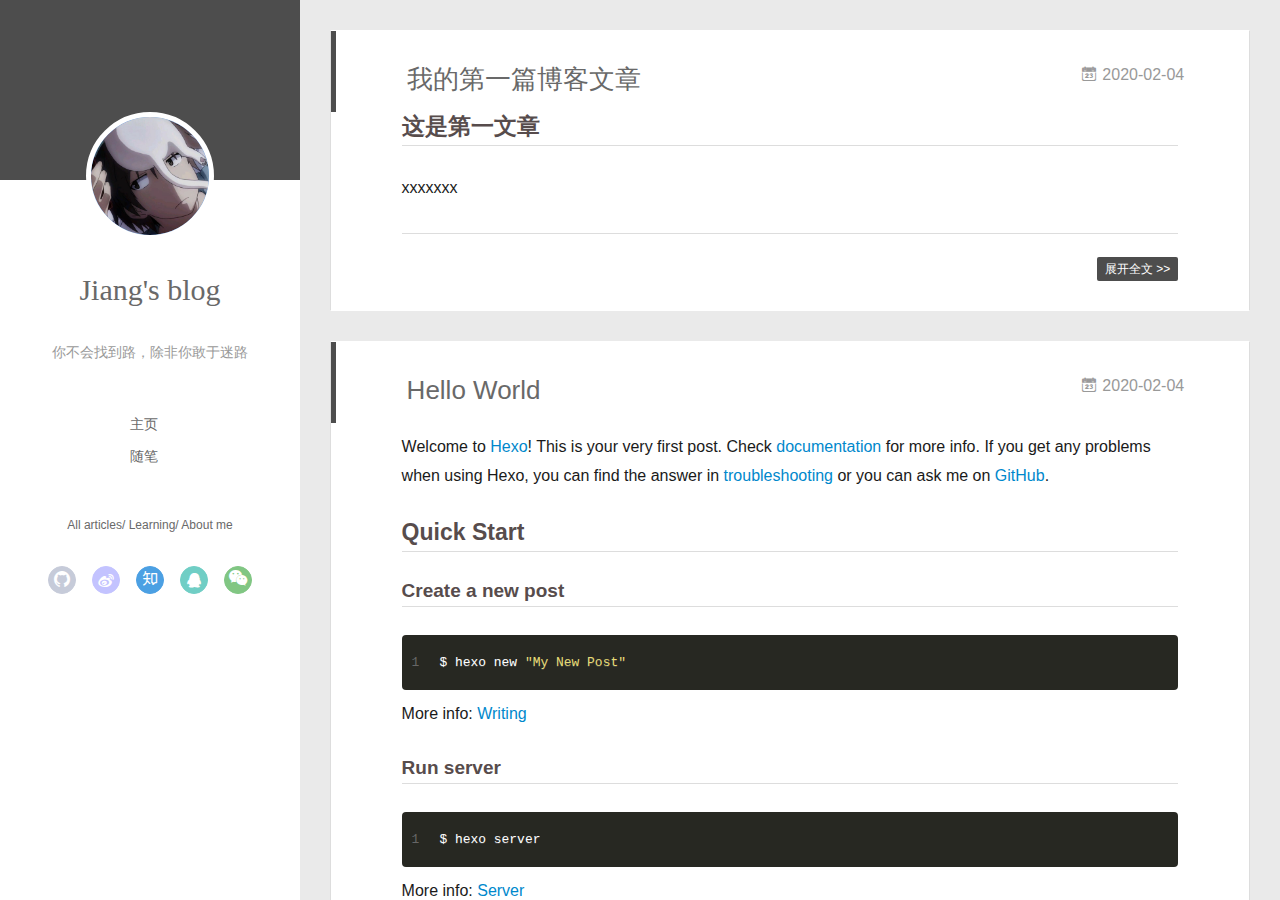
<file: index.html>
<!DOCTYPE html>
<html>
<head>
  <meta charset="utf-8">
  
  <meta name="renderer" content="webkit">
  <meta http-equiv="X-UA-Compatible" content="IE=edge" >
  <link rel="dns-prefetch" href="http://yoursite.com">
  <title>Study Notes</title>
  <meta name="viewport" content="width=device-width, initial-scale=1, maximum-scale=1">
  <meta name="description" content="Believe in yourself">
<meta property="og:type" content="website">
<meta property="og:title" content="Study Notes">
<meta property="og:url" content="http://yoursite.com/index.html">
<meta property="og:site_name" content="Study Notes">
<meta property="og:description" content="Believe in yourself">
<meta property="og:locale" content="en_US">
<meta property="article:author" content="Jiang&#39;s blog">
<meta name="twitter:card" content="summary">
  
    <link rel="alternative" href="/atom.xml" title="Study Notes" type="application/atom+xml">
  
  
    <link rel="icon" href="/favicon.png">
  
  <link rel="stylesheet" type="text/css" href="/./main.0cf68a.css">
  <style type="text/css">
  
    #container.show {
      background: linear-gradient(200deg,#ccc,#000);
    }
  </style>
  

  

<meta name="generator" content="Hexo 4.2.0"></head>

<body>
  <div id="container" q-class="show:isCtnShow">
    <canvas id="anm-canvas" class="anm-canvas"></canvas>
    <div class="left-col" q-class="show:isShow">
      
<div class="overlay" style="background: #4d4d4d"></div>
<div class="intrude-less">
	<header id="header" class="inner">
		<a href="/" class="profilepic">
			<img src="/img/touxiang.JPG" class="js-avatar">
		</a>
		<hgroup>
		  <h1 class="header-author"><a href="/">Jiang&#39;s blog</a></h1>
		</hgroup>
		
		<p class="header-subtitle">你不会找到路，除非你敢于迷路</p>
		

		<nav class="header-menu">
			<ul>
			
				<li><a href="/">主页</a></li>
	        
				<li><a href="/tags/%E9%9A%8F%E7%AC%94/">随笔</a></li>
	        
			</ul>
		</nav>
		<nav class="header-smart-menu">
    		
    			
    			<a q-on="click: openSlider(e, 'innerArchive')" href="javascript:void(0)">All articles</a>
    			
            
    			
    			<a q-on="click: openSlider(e, 'friends')" href="javascript:void(0)">Learning</a>
    			
            
    			
    			<a q-on="click: openSlider(e, 'aboutme')" href="javascript:void(0)">About me</a>
    			
            
		</nav>
		<nav class="header-nav">
			<div class="social">
				
					<a class="github" target="_blank" href="https://github.com/ovo3y" title="github"><i class="icon-github"></i></a>
		        
					<a class="weibo" target="_blank" href="https://weibo.com/5232064023/profile?rightmod=1&wvr=6&mod=personinfo" title="weibo"><i class="icon-weibo"></i></a>
		        
					<a class="zhihu" target="_blank" href="https://www.zhihu.com/people/sui-xin-suo-yu-80-79" title="zhihu"><i class="icon-zhihu"></i></a>
		        
					<a class="qq" target="_blank" href="/QQ:1061268907" title="qq"><i class="icon-qq"></i></a>
		        
					<a class="weixin" target="_blank" href="/Wechat:vip158987" title="weixin"><i class="icon-weixin"></i></a>
		        
			</div>
		</nav>
	</header>		
</div>

    </div>
    <div class="mid-col" q-class="show:isShow,hide:isShow|isFalse">
      
<nav id="mobile-nav">
  	<div class="overlay js-overlay" style="background: #4d4d4d"></div>
	<div class="btnctn js-mobile-btnctn">
  		<div class="slider-trigger list" q-on="click: openSlider(e)"><i class="icon icon-sort"></i></div>
	</div>
	<div class="intrude-less">
		<header id="header" class="inner">
			<div class="profilepic">
				<img src="/img/touxiang.JPG" class="js-avatar">
			</div>
			<hgroup>
			  <h1 class="header-author js-header-author">Jiang&#39;s blog</h1>
			</hgroup>
			
			<p class="header-subtitle"><i class="icon icon-quo-left"></i>你不会找到路，除非你敢于迷路<i class="icon icon-quo-right"></i></p>
			
			
			
				
			
				
			
			
			
			<nav class="header-nav">
				<div class="social">
					
						<a class="github" target="_blank" href="https://github.com/ovo3y" title="github"><i class="icon-github"></i></a>
			        
						<a class="weibo" target="_blank" href="https://weibo.com/5232064023/profile?rightmod=1&wvr=6&mod=personinfo" title="weibo"><i class="icon-weibo"></i></a>
			        
						<a class="zhihu" target="_blank" href="https://www.zhihu.com/people/sui-xin-suo-yu-80-79" title="zhihu"><i class="icon-zhihu"></i></a>
			        
						<a class="qq" target="_blank" href="/QQ:1061268907" title="qq"><i class="icon-qq"></i></a>
			        
						<a class="weixin" target="_blank" href="/Wechat:vip158987" title="weixin"><i class="icon-weixin"></i></a>
			        
				</div>
			</nav>

			<nav class="header-menu js-header-menu">
				<ul style="width: 50%">
				
				
					<li style="width: 50%"><a href="/">主页</a></li>
		        
					<li style="width: 50%"><a href="/tags/%E9%9A%8F%E7%AC%94/">随笔</a></li>
		        
				</ul>
			</nav>
		</header>				
	</div>
	<div class="mobile-mask" style="display:none" q-show="isShow"></div>
</nav>

      <div id="wrapper" class="body-wrap">
        <div class="menu-l">
          <div class="canvas-wrap">
            <canvas data-colors="#eaeaea" data-sectionHeight="100" data-contentId="js-content" id="myCanvas1" class="anm-canvas"></canvas>
          </div>
          <div id="js-content" class="content-ll">
            
  
    <article id="post-我的第一篇博客文章" class="article article-type-post  article-index" itemscope itemprop="blogPost">
  <div class="article-inner">
    
      <header class="article-header">
        
  
    <h1 itemprop="name">
      <a class="article-title" href="/2020/02/04/%E6%88%91%E7%9A%84%E7%AC%AC%E4%B8%80%E7%AF%87%E5%8D%9A%E5%AE%A2%E6%96%87%E7%AB%A0/">我的第一篇博客文章</a>
    </h1>
  

        
        <a href="/2020/02/04/%E6%88%91%E7%9A%84%E7%AC%AC%E4%B8%80%E7%AF%87%E5%8D%9A%E5%AE%A2%E6%96%87%E7%AB%A0/" class="archive-article-date">
  	<time datetime="2020-02-04T07:26:29.000Z" itemprop="datePublished"><i class="icon-calendar icon"></i>2020-02-04</time>
</a>
        
      </header>
    
    <div class="article-entry" itemprop="articleBody">
      
        <h2 id="这是第一文章"><a href="#这是第一文章" class="headerlink" title="这是第一文章"></a>这是第一文章</h2><p>xxxxxxx</p>

      

      
    </div>
    <div class="article-info article-info-index">
      
      
      

      
        <p class="article-more-link">
          <a class="article-more-a" href="/2020/02/04/%E6%88%91%E7%9A%84%E7%AC%AC%E4%B8%80%E7%AF%87%E5%8D%9A%E5%AE%A2%E6%96%87%E7%AB%A0/">展开全文 >></a>
        </p>
      

      
      <div class="clearfix"></div>
    </div>
  </div>
</article>

<aside class="wrap-side-operation">
    <div class="mod-side-operation">
        
        <div class="jump-container" id="js-jump-container" style="display:none;">
            <a href="javascript:void(0)" class="mod-side-operation__jump-to-top">
                <i class="icon-font icon-back"></i>
            </a>
            <div id="js-jump-plan-container" class="jump-plan-container" style="top: -11px;">
                <i class="icon-font icon-plane jump-plane"></i>
            </div>
        </div>
        
        
    </div>
</aside>




  
    <article id="post-hello-world" class="article article-type-post  article-index" itemscope itemprop="blogPost">
  <div class="article-inner">
    
      <header class="article-header">
        
  
    <h1 itemprop="name">
      <a class="article-title" href="/2020/02/04/hello-world/">Hello World</a>
    </h1>
  

        
        <a href="/2020/02/04/hello-world/" class="archive-article-date">
  	<time datetime="2020-02-04T07:20:21.691Z" itemprop="datePublished"><i class="icon-calendar icon"></i>2020-02-04</time>
</a>
        
      </header>
    
    <div class="article-entry" itemprop="articleBody">
      
        <p>Welcome to <a href="https://hexo.io/" target="_blank" rel="noopener">Hexo</a>! This is your very first post. Check <a href="https://hexo.io/docs/" target="_blank" rel="noopener">documentation</a> for more info. If you get any problems when using Hexo, you can find the answer in <a href="https://hexo.io/docs/troubleshooting.html" target="_blank" rel="noopener">troubleshooting</a> or you can ask me on <a href="https://github.com/hexojs/hexo/issues" target="_blank" rel="noopener">GitHub</a>.</p>
<h2 id="Quick-Start"><a href="#Quick-Start" class="headerlink" title="Quick Start"></a>Quick Start</h2><h3 id="Create-a-new-post"><a href="#Create-a-new-post" class="headerlink" title="Create a new post"></a>Create a new post</h3><figure class="highlight bash"><table><tr><td class="gutter"><pre><span class="line">1</span><br></pre></td><td class="code"><pre><span class="line">$ hexo new <span class="string">"My New Post"</span></span><br></pre></td></tr></table></figure>

<p>More info: <a href="https://hexo.io/docs/writing.html" target="_blank" rel="noopener">Writing</a></p>
<h3 id="Run-server"><a href="#Run-server" class="headerlink" title="Run server"></a>Run server</h3><figure class="highlight bash"><table><tr><td class="gutter"><pre><span class="line">1</span><br></pre></td><td class="code"><pre><span class="line">$ hexo server</span><br></pre></td></tr></table></figure>

<p>More info: <a href="https://hexo.io/docs/server.html" target="_blank" rel="noopener">Server</a></p>
<h3 id="Generate-static-files"><a href="#Generate-static-files" class="headerlink" title="Generate static files"></a>Generate static files</h3><figure class="highlight bash"><table><tr><td class="gutter"><pre><span class="line">1</span><br></pre></td><td class="code"><pre><span class="line">$ hexo generate</span><br></pre></td></tr></table></figure>

<p>More info: <a href="https://hexo.io/docs/generating.html" target="_blank" rel="noopener">Generating</a></p>
<h3 id="Deploy-to-remote-sites"><a href="#Deploy-to-remote-sites" class="headerlink" title="Deploy to remote sites"></a>Deploy to remote sites</h3><figure class="highlight bash"><table><tr><td class="gutter"><pre><span class="line">1</span><br></pre></td><td class="code"><pre><span class="line">$ hexo deploy</span><br></pre></td></tr></table></figure>

<p>More info: <a href="https://hexo.io/docs/one-command-deployment.html" target="_blank" rel="noopener">Deployment</a></p>

      

      
    </div>
    <div class="article-info article-info-index">
      
      
      

      
        <p class="article-more-link">
          <a class="article-more-a" href="/2020/02/04/hello-world/">展开全文 >></a>
        </p>
      

      
      <div class="clearfix"></div>
    </div>
  </div>
</article>

<aside class="wrap-side-operation">
    <div class="mod-side-operation">
        
        <div class="jump-container" id="js-jump-container" style="display:none;">
            <a href="javascript:void(0)" class="mod-side-operation__jump-to-top">
                <i class="icon-font icon-back"></i>
            </a>
            <div id="js-jump-plan-container" class="jump-plan-container" style="top: -11px;">
                <i class="icon-font icon-plane jump-plane"></i>
            </div>
        </div>
        
        
    </div>
</aside>




  
  


          </div>
        </div>
      </div>
      <footer id="footer">
  <div class="outer">
    <div id="footer-info">
    	<div class="footer-left">
    		&copy; 2020 Jiang&#39;s blog
    	</div>
      	<div class="footer-right">
      		<a href="http://hexo.io/" target="_blank">Hexo</a>  Theme <a href="https://github.com/litten/hexo-theme-yilia" target="_blank">Yilia</a> by Litten
      	</div>
    </div>
  </div>
</footer>
    </div>
    <script>
	var yiliaConfig = {
		mathjax: false,
		isHome: true,
		isPost: false,
		isArchive: false,
		isTag: false,
		isCategory: false,
		open_in_new: false,
		toc_hide_index: true,
		root: "/",
		innerArchive: true,
		showTags: false
	}
</script>

<script>!function(t){function n(e){if(r[e])return r[e].exports;var i=r[e]={exports:{},id:e,loaded:!1};return t[e].call(i.exports,i,i.exports,n),i.loaded=!0,i.exports}var r={};n.m=t,n.c=r,n.p="./",n(0)}([function(t,n,r){r(195),t.exports=r(191)},function(t,n,r){var e=r(3),i=r(52),o=r(27),u=r(28),c=r(53),f="prototype",a=function(t,n,r){var s,l,h,v,p=t&a.F,d=t&a.G,y=t&a.S,g=t&a.P,b=t&a.B,m=d?e:y?e[n]||(e[n]={}):(e[n]||{})[f],x=d?i:i[n]||(i[n]={}),w=x[f]||(x[f]={});d&&(r=n);for(s in r)l=!p&&m&&void 0!==m[s],h=(l?m:r)[s],v=b&&l?c(h,e):g&&"function"==typeof h?c(Function.call,h):h,m&&u(m,s,h,t&a.U),x[s]!=h&&o(x,s,v),g&&w[s]!=h&&(w[s]=h)};e.core=i,a.F=1,a.G=2,a.S=4,a.P=8,a.B=16,a.W=32,a.U=64,a.R=128,t.exports=a},function(t,n,r){var e=r(6);t.exports=function(t){if(!e(t))throw TypeError(t+" is not an object!");return t}},function(t,n){var r=t.exports="undefined"!=typeof window&&window.Math==Math?window:"undefined"!=typeof self&&self.Math==Math?self:Function("return this")();"number"==typeof __g&&(__g=r)},function(t,n){t.exports=function(t){try{return!!t()}catch(t){return!0}}},function(t,n){var r=t.exports="undefined"!=typeof window&&window.Math==Math?window:"undefined"!=typeof self&&self.Math==Math?self:Function("return this")();"number"==typeof __g&&(__g=r)},function(t,n){t.exports=function(t){return"object"==typeof t?null!==t:"function"==typeof t}},function(t,n,r){var e=r(126)("wks"),i=r(76),o=r(3).Symbol,u="function"==typeof o;(t.exports=function(t){return e[t]||(e[t]=u&&o[t]||(u?o:i)("Symbol."+t))}).store=e},function(t,n){var r={}.hasOwnProperty;t.exports=function(t,n){return r.call(t,n)}},function(t,n,r){var e=r(94),i=r(33);t.exports=function(t){return e(i(t))}},function(t,n,r){t.exports=!r(4)(function(){return 7!=Object.defineProperty({},"a",{get:function(){return 7}}).a})},function(t,n,r){var e=r(2),i=r(167),o=r(50),u=Object.defineProperty;n.f=r(10)?Object.defineProperty:function(t,n,r){if(e(t),n=o(n,!0),e(r),i)try{return u(t,n,r)}catch(t){}if("get"in r||"set"in r)throw TypeError("Accessors not supported!");return"value"in r&&(t[n]=r.value),t}},function(t,n,r){t.exports=!r(18)(function(){return 7!=Object.defineProperty({},"a",{get:function(){return 7}}).a})},function(t,n,r){var e=r(14),i=r(22);t.exports=r(12)?function(t,n,r){return e.f(t,n,i(1,r))}:function(t,n,r){return t[n]=r,t}},function(t,n,r){var e=r(20),i=r(58),o=r(42),u=Object.defineProperty;n.f=r(12)?Object.defineProperty:function(t,n,r){if(e(t),n=o(n,!0),e(r),i)try{return u(t,n,r)}catch(t){}if("get"in r||"set"in r)throw TypeError("Accessors not supported!");return"value"in r&&(t[n]=r.value),t}},function(t,n,r){var e=r(40)("wks"),i=r(23),o=r(5).Symbol,u="function"==typeof o;(t.exports=function(t){return e[t]||(e[t]=u&&o[t]||(u?o:i)("Symbol."+t))}).store=e},function(t,n,r){var e=r(67),i=Math.min;t.exports=function(t){return t>0?i(e(t),9007199254740991):0}},function(t,n,r){var e=r(46);t.exports=function(t){return Object(e(t))}},function(t,n){t.exports=function(t){try{return!!t()}catch(t){return!0}}},function(t,n,r){var e=r(63),i=r(34);t.exports=Object.keys||function(t){return e(t,i)}},function(t,n,r){var e=r(21);t.exports=function(t){if(!e(t))throw TypeError(t+" is not an object!");return t}},function(t,n){t.exports=function(t){return"object"==typeof t?null!==t:"function"==typeof t}},function(t,n){t.exports=function(t,n){return{enumerable:!(1&t),configurable:!(2&t),writable:!(4&t),value:n}}},function(t,n){var r=0,e=Math.random();t.exports=function(t){return"Symbol(".concat(void 0===t?"":t,")_",(++r+e).toString(36))}},function(t,n){var r={}.hasOwnProperty;t.exports=function(t,n){return r.call(t,n)}},function(t,n){var r=t.exports={version:"2.4.0"};"number"==typeof __e&&(__e=r)},function(t,n){t.exports=function(t){if("function"!=typeof t)throw TypeError(t+" is not a function!");return t}},function(t,n,r){var e=r(11),i=r(66);t.exports=r(10)?function(t,n,r){return e.f(t,n,i(1,r))}:function(t,n,r){return t[n]=r,t}},function(t,n,r){var e=r(3),i=r(27),o=r(24),u=r(76)("src"),c="toString",f=Function[c],a=(""+f).split(c);r(52).inspectSource=function(t){return f.call(t)},(t.exports=function(t,n,r,c){var f="function"==typeof r;f&&(o(r,"name")||i(r,"name",n)),t[n]!==r&&(f&&(o(r,u)||i(r,u,t[n]?""+t[n]:a.join(String(n)))),t===e?t[n]=r:c?t[n]?t[n]=r:i(t,n,r):(delete t[n],i(t,n,r)))})(Function.prototype,c,function(){return"function"==typeof this&&this[u]||f.call(this)})},function(t,n,r){var e=r(1),i=r(4),o=r(46),u=function(t,n,r,e){var i=String(o(t)),u="<"+n;return""!==r&&(u+=" "+r+'="'+String(e).replace(/"/g,"&quot;")+'"'),u+">"+i+"</"+n+">"};t.exports=function(t,n){var r={};r[t]=n(u),e(e.P+e.F*i(function(){var n=""[t]('"');return n!==n.toLowerCase()||n.split('"').length>3}),"String",r)}},function(t,n,r){var e=r(115),i=r(46);t.exports=function(t){return e(i(t))}},function(t,n,r){var e=r(116),i=r(66),o=r(30),u=r(50),c=r(24),f=r(167),a=Object.getOwnPropertyDescriptor;n.f=r(10)?a:function(t,n){if(t=o(t),n=u(n,!0),f)try{return a(t,n)}catch(t){}if(c(t,n))return i(!e.f.call(t,n),t[n])}},function(t,n,r){var e=r(24),i=r(17),o=r(145)("IE_PROTO"),u=Object.prototype;t.exports=Object.getPrototypeOf||function(t){return t=i(t),e(t,o)?t[o]:"function"==typeof t.constructor&&t instanceof t.constructor?t.constructor.prototype:t instanceof Object?u:null}},function(t,n){t.exports=function(t){if(void 0==t)throw TypeError("Can't call method on  "+t);return t}},function(t,n){t.exports="constructor,hasOwnProperty,isPrototypeOf,propertyIsEnumerable,toLocaleString,toString,valueOf".split(",")},function(t,n){t.exports={}},function(t,n){t.exports=!0},function(t,n){n.f={}.propertyIsEnumerable},function(t,n,r){var e=r(14).f,i=r(8),o=r(15)("toStringTag");t.exports=function(t,n,r){t&&!i(t=r?t:t.prototype,o)&&e(t,o,{configurable:!0,value:n})}},function(t,n,r){var e=r(40)("keys"),i=r(23);t.exports=function(t){return e[t]||(e[t]=i(t))}},function(t,n,r){var e=r(5),i="__core-js_shared__",o=e[i]||(e[i]={});t.exports=function(t){return o[t]||(o[t]={})}},function(t,n){var r=Math.ceil,e=Math.floor;t.exports=function(t){return isNaN(t=+t)?0:(t>0?e:r)(t)}},function(t,n,r){var e=r(21);t.exports=function(t,n){if(!e(t))return t;var r,i;if(n&&"function"==typeof(r=t.toString)&&!e(i=r.call(t)))return i;if("function"==typeof(r=t.valueOf)&&!e(i=r.call(t)))return i;if(!n&&"function"==typeof(r=t.toString)&&!e(i=r.call(t)))return i;throw TypeError("Can't convert object to primitive value")}},function(t,n,r){var e=r(5),i=r(25),o=r(36),u=r(44),c=r(14).f;t.exports=function(t){var n=i.Symbol||(i.Symbol=o?{}:e.Symbol||{});"_"==t.charAt(0)||t in n||c(n,t,{value:u.f(t)})}},function(t,n,r){n.f=r(15)},function(t,n){var r={}.toString;t.exports=function(t){return r.call(t).slice(8,-1)}},function(t,n){t.exports=function(t){if(void 0==t)throw TypeError("Can't call method on  "+t);return t}},function(t,n,r){var e=r(4);t.exports=function(t,n){return!!t&&e(function(){n?t.call(null,function(){},1):t.call(null)})}},function(t,n,r){var e=r(53),i=r(115),o=r(17),u=r(16),c=r(203);t.exports=function(t,n){var r=1==t,f=2==t,a=3==t,s=4==t,l=6==t,h=5==t||l,v=n||c;return function(n,c,p){for(var d,y,g=o(n),b=i(g),m=e(c,p,3),x=u(b.length),w=0,S=r?v(n,x):f?v(n,0):void 0;x>w;w++)if((h||w in b)&&(d=b[w],y=m(d,w,g),t))if(r)S[w]=y;else if(y)switch(t){case 3:return!0;case 5:return d;case 6:return w;case 2:S.push(d)}else if(s)return!1;return l?-1:a||s?s:S}}},function(t,n,r){var e=r(1),i=r(52),o=r(4);t.exports=function(t,n){var r=(i.Object||{})[t]||Object[t],u={};u[t]=n(r),e(e.S+e.F*o(function(){r(1)}),"Object",u)}},function(t,n,r){var e=r(6);t.exports=function(t,n){if(!e(t))return t;var r,i;if(n&&"function"==typeof(r=t.toString)&&!e(i=r.call(t)))return i;if("function"==typeof(r=t.valueOf)&&!e(i=r.call(t)))return i;if(!n&&"function"==typeof(r=t.toString)&&!e(i=r.call(t)))return i;throw TypeError("Can't convert object to primitive value")}},function(t,n,r){var e=r(5),i=r(25),o=r(91),u=r(13),c="prototype",f=function(t,n,r){var a,s,l,h=t&f.F,v=t&f.G,p=t&f.S,d=t&f.P,y=t&f.B,g=t&f.W,b=v?i:i[n]||(i[n]={}),m=b[c],x=v?e:p?e[n]:(e[n]||{})[c];v&&(r=n);for(a in r)(s=!h&&x&&void 0!==x[a])&&a in b||(l=s?x[a]:r[a],b[a]=v&&"function"!=typeof x[a]?r[a]:y&&s?o(l,e):g&&x[a]==l?function(t){var n=function(n,r,e){if(this instanceof t){switch(arguments.length){case 0:return new t;case 1:return new t(n);case 2:return new t(n,r)}return new t(n,r,e)}return t.apply(this,arguments)};return n[c]=t[c],n}(l):d&&"function"==typeof l?o(Function.call,l):l,d&&((b.virtual||(b.virtual={}))[a]=l,t&f.R&&m&&!m[a]&&u(m,a,l)))};f.F=1,f.G=2,f.S=4,f.P=8,f.B=16,f.W=32,f.U=64,f.R=128,t.exports=f},function(t,n){var r=t.exports={version:"2.4.0"};"number"==typeof __e&&(__e=r)},function(t,n,r){var e=r(26);t.exports=function(t,n,r){if(e(t),void 0===n)return t;switch(r){case 1:return function(r){return t.call(n,r)};case 2:return function(r,e){return t.call(n,r,e)};case 3:return function(r,e,i){return t.call(n,r,e,i)}}return function(){return t.apply(n,arguments)}}},function(t,n,r){var e=r(183),i=r(1),o=r(126)("metadata"),u=o.store||(o.store=new(r(186))),c=function(t,n,r){var i=u.get(t);if(!i){if(!r)return;u.set(t,i=new e)}var o=i.get(n);if(!o){if(!r)return;i.set(n,o=new e)}return o},f=function(t,n,r){var e=c(n,r,!1);return void 0!==e&&e.has(t)},a=function(t,n,r){var e=c(n,r,!1);return void 0===e?void 0:e.get(t)},s=function(t,n,r,e){c(r,e,!0).set(t,n)},l=function(t,n){var r=c(t,n,!1),e=[];return r&&r.forEach(function(t,n){e.push(n)}),e},h=function(t){return void 0===t||"symbol"==typeof t?t:String(t)},v=function(t){i(i.S,"Reflect",t)};t.exports={store:u,map:c,has:f,get:a,set:s,keys:l,key:h,exp:v}},function(t,n,r){"use strict";if(r(10)){var e=r(69),i=r(3),o=r(4),u=r(1),c=r(127),f=r(152),a=r(53),s=r(68),l=r(66),h=r(27),v=r(73),p=r(67),d=r(16),y=r(75),g=r(50),b=r(24),m=r(180),x=r(114),w=r(6),S=r(17),_=r(137),O=r(70),E=r(32),P=r(71).f,j=r(154),F=r(76),M=r(7),A=r(48),N=r(117),T=r(146),I=r(155),k=r(80),L=r(123),R=r(74),C=r(130),D=r(160),U=r(11),W=r(31),G=U.f,B=W.f,V=i.RangeError,z=i.TypeError,q=i.Uint8Array,K="ArrayBuffer",J="Shared"+K,Y="BYTES_PER_ELEMENT",H="prototype",$=Array[H],X=f.ArrayBuffer,Q=f.DataView,Z=A(0),tt=A(2),nt=A(3),rt=A(4),et=A(5),it=A(6),ot=N(!0),ut=N(!1),ct=I.values,ft=I.keys,at=I.entries,st=$.lastIndexOf,lt=$.reduce,ht=$.reduceRight,vt=$.join,pt=$.sort,dt=$.slice,yt=$.toString,gt=$.toLocaleString,bt=M("iterator"),mt=M("toStringTag"),xt=F("typed_constructor"),wt=F("def_constructor"),St=c.CONSTR,_t=c.TYPED,Ot=c.VIEW,Et="Wrong length!",Pt=A(1,function(t,n){return Tt(T(t,t[wt]),n)}),jt=o(function(){return 1===new q(new Uint16Array([1]).buffer)[0]}),Ft=!!q&&!!q[H].set&&o(function(){new q(1).set({})}),Mt=function(t,n){if(void 0===t)throw z(Et);var r=+t,e=d(t);if(n&&!m(r,e))throw V(Et);return e},At=function(t,n){var r=p(t);if(r<0||r%n)throw V("Wrong offset!");return r},Nt=function(t){if(w(t)&&_t in t)return t;throw z(t+" is not a typed array!")},Tt=function(t,n){if(!(w(t)&&xt in t))throw z("It is not a typed array constructor!");return new t(n)},It=function(t,n){return kt(T(t,t[wt]),n)},kt=function(t,n){for(var r=0,e=n.length,i=Tt(t,e);e>r;)i[r]=n[r++];return i},Lt=function(t,n,r){G(t,n,{get:function(){return this._d[r]}})},Rt=function(t){var n,r,e,i,o,u,c=S(t),f=arguments.length,s=f>1?arguments[1]:void 0,l=void 0!==s,h=j(c);if(void 0!=h&&!_(h)){for(u=h.call(c),e=[],n=0;!(o=u.next()).done;n++)e.push(o.value);c=e}for(l&&f>2&&(s=a(s,arguments[2],2)),n=0,r=d(c.length),i=Tt(this,r);r>n;n++)i[n]=l?s(c[n],n):c[n];return i},Ct=function(){for(var t=0,n=arguments.length,r=Tt(this,n);n>t;)r[t]=arguments[t++];return r},Dt=!!q&&o(function(){gt.call(new q(1))}),Ut=function(){return gt.apply(Dt?dt.call(Nt(this)):Nt(this),arguments)},Wt={copyWithin:function(t,n){return D.call(Nt(this),t,n,arguments.length>2?arguments[2]:void 0)},every:function(t){return rt(Nt(this),t,arguments.length>1?arguments[1]:void 0)},fill:function(t){return C.apply(Nt(this),arguments)},filter:function(t){return It(this,tt(Nt(this),t,arguments.length>1?arguments[1]:void 0))},find:function(t){return et(Nt(this),t,arguments.length>1?arguments[1]:void 0)},findIndex:function(t){return it(Nt(this),t,arguments.length>1?arguments[1]:void 0)},forEach:function(t){Z(Nt(this),t,arguments.length>1?arguments[1]:void 0)},indexOf:function(t){return ut(Nt(this),t,arguments.length>1?arguments[1]:void 0)},includes:function(t){return ot(Nt(this),t,arguments.length>1?arguments[1]:void 0)},join:function(t){return vt.apply(Nt(this),arguments)},lastIndexOf:function(t){return st.apply(Nt(this),arguments)},map:function(t){return Pt(Nt(this),t,arguments.length>1?arguments[1]:void 0)},reduce:function(t){return lt.apply(Nt(this),arguments)},reduceRight:function(t){return ht.apply(Nt(this),arguments)},reverse:function(){for(var t,n=this,r=Nt(n).length,e=Math.floor(r/2),i=0;i<e;)t=n[i],n[i++]=n[--r],n[r]=t;return n},some:function(t){return nt(Nt(this),t,arguments.length>1?arguments[1]:void 0)},sort:function(t){return pt.call(Nt(this),t)},subarray:function(t,n){var r=Nt(this),e=r.length,i=y(t,e);return new(T(r,r[wt]))(r.buffer,r.byteOffset+i*r.BYTES_PER_ELEMENT,d((void 0===n?e:y(n,e))-i))}},Gt=function(t,n){return It(this,dt.call(Nt(this),t,n))},Bt=function(t){Nt(this);var n=At(arguments[1],1),r=this.length,e=S(t),i=d(e.length),o=0;if(i+n>r)throw V(Et);for(;o<i;)this[n+o]=e[o++]},Vt={entries:function(){return at.call(Nt(this))},keys:function(){return ft.call(Nt(this))},values:function(){return ct.call(Nt(this))}},zt=function(t,n){return w(t)&&t[_t]&&"symbol"!=typeof n&&n in t&&String(+n)==String(n)},qt=function(t,n){return zt(t,n=g(n,!0))?l(2,t[n]):B(t,n)},Kt=function(t,n,r){return!(zt(t,n=g(n,!0))&&w(r)&&b(r,"value"))||b(r,"get")||b(r,"set")||r.configurable||b(r,"writable")&&!r.writable||b(r,"enumerable")&&!r.enumerable?G(t,n,r):(t[n]=r.value,t)};St||(W.f=qt,U.f=Kt),u(u.S+u.F*!St,"Object",{getOwnPropertyDescriptor:qt,defineProperty:Kt}),o(function(){yt.call({})})&&(yt=gt=function(){return vt.call(this)});var Jt=v({},Wt);v(Jt,Vt),h(Jt,bt,Vt.values),v(Jt,{slice:Gt,set:Bt,constructor:function(){},toString:yt,toLocaleString:Ut}),Lt(Jt,"buffer","b"),Lt(Jt,"byteOffset","o"),Lt(Jt,"byteLength","l"),Lt(Jt,"length","e"),G(Jt,mt,{get:function(){return this[_t]}}),t.exports=function(t,n,r,f){f=!!f;var a=t+(f?"Clamped":"")+"Array",l="Uint8Array"!=a,v="get"+t,p="set"+t,y=i[a],g=y||{},b=y&&E(y),m=!y||!c.ABV,S={},_=y&&y[H],j=function(t,r){var e=t._d;return e.v[v](r*n+e.o,jt)},F=function(t,r,e){var i=t._d;f&&(e=(e=Math.round(e))<0?0:e>255?255:255&e),i.v[p](r*n+i.o,e,jt)},M=function(t,n){G(t,n,{get:function(){return j(this,n)},set:function(t){return F(this,n,t)},enumerable:!0})};m?(y=r(function(t,r,e,i){s(t,y,a,"_d");var o,u,c,f,l=0,v=0;if(w(r)){if(!(r instanceof X||(f=x(r))==K||f==J))return _t in r?kt(y,r):Rt.call(y,r);o=r,v=At(e,n);var p=r.byteLength;if(void 0===i){if(p%n)throw V(Et);if((u=p-v)<0)throw V(Et)}else if((u=d(i)*n)+v>p)throw V(Et);c=u/n}else c=Mt(r,!0),u=c*n,o=new X(u);for(h(t,"_d",{b:o,o:v,l:u,e:c,v:new Q(o)});l<c;)M(t,l++)}),_=y[H]=O(Jt),h(_,"constructor",y)):L(function(t){new y(null),new y(t)},!0)||(y=r(function(t,r,e,i){s(t,y,a);var o;return w(r)?r instanceof X||(o=x(r))==K||o==J?void 0!==i?new g(r,At(e,n),i):void 0!==e?new g(r,At(e,n)):new g(r):_t in r?kt(y,r):Rt.call(y,r):new g(Mt(r,l))}),Z(b!==Function.prototype?P(g).concat(P(b)):P(g),function(t){t in y||h(y,t,g[t])}),y[H]=_,e||(_.constructor=y));var A=_[bt],N=!!A&&("values"==A.name||void 0==A.name),T=Vt.values;h(y,xt,!0),h(_,_t,a),h(_,Ot,!0),h(_,wt,y),(f?new y(1)[mt]==a:mt in _)||G(_,mt,{get:function(){return a}}),S[a]=y,u(u.G+u.W+u.F*(y!=g),S),u(u.S,a,{BYTES_PER_ELEMENT:n,from:Rt,of:Ct}),Y in _||h(_,Y,n),u(u.P,a,Wt),R(a),u(u.P+u.F*Ft,a,{set:Bt}),u(u.P+u.F*!N,a,Vt),u(u.P+u.F*(_.toString!=yt),a,{toString:yt}),u(u.P+u.F*o(function(){new y(1).slice()}),a,{slice:Gt}),u(u.P+u.F*(o(function(){return[1,2].toLocaleString()!=new y([1,2]).toLocaleString()})||!o(function(){_.toLocaleString.call([1,2])})),a,{toLocaleString:Ut}),k[a]=N?A:T,e||N||h(_,bt,T)}}else t.exports=function(){}},function(t,n){var r={}.toString;t.exports=function(t){return r.call(t).slice(8,-1)}},function(t,n,r){var e=r(21),i=r(5).document,o=e(i)&&e(i.createElement);t.exports=function(t){return o?i.createElement(t):{}}},function(t,n,r){t.exports=!r(12)&&!r(18)(function(){return 7!=Object.defineProperty(r(57)("div"),"a",{get:function(){return 7}}).a})},function(t,n,r){"use strict";var e=r(36),i=r(51),o=r(64),u=r(13),c=r(8),f=r(35),a=r(96),s=r(38),l=r(103),h=r(15)("iterator"),v=!([].keys&&"next"in[].keys()),p="keys",d="values",y=function(){return this};t.exports=function(t,n,r,g,b,m,x){a(r,n,g);var w,S,_,O=function(t){if(!v&&t in F)return F[t];switch(t){case p:case d:return function(){return new r(this,t)}}return function(){return new r(this,t)}},E=n+" Iterator",P=b==d,j=!1,F=t.prototype,M=F[h]||F["@@iterator"]||b&&F[b],A=M||O(b),N=b?P?O("entries"):A:void 0,T="Array"==n?F.entries||M:M;if(T&&(_=l(T.call(new t)))!==Object.prototype&&(s(_,E,!0),e||c(_,h)||u(_,h,y)),P&&M&&M.name!==d&&(j=!0,A=function(){return M.call(this)}),e&&!x||!v&&!j&&F[h]||u(F,h,A),f[n]=A,f[E]=y,b)if(w={values:P?A:O(d),keys:m?A:O(p),entries:N},x)for(S in w)S in F||o(F,S,w[S]);else i(i.P+i.F*(v||j),n,w);return w}},function(t,n,r){var e=r(20),i=r(100),o=r(34),u=r(39)("IE_PROTO"),c=function(){},f="prototype",a=function(){var t,n=r(57)("iframe"),e=o.length;for(n.style.display="none",r(93).appendChild(n),n.src="javascript:",t=n.contentWindow.document,t.open(),t.write("<script>document.F=Object<\/script>"),t.close(),a=t.F;e--;)delete a[f][o[e]];return a()};t.exports=Object.create||function(t,n){var r;return null!==t?(c[f]=e(t),r=new c,c[f]=null,r[u]=t):r=a(),void 0===n?r:i(r,n)}},function(t,n,r){var e=r(63),i=r(34).concat("length","prototype");n.f=Object.getOwnPropertyNames||function(t){return e(t,i)}},function(t,n){n.f=Object.getOwnPropertySymbols},function(t,n,r){var e=r(8),i=r(9),o=r(90)(!1),u=r(39)("IE_PROTO");t.exports=function(t,n){var r,c=i(t),f=0,a=[];for(r in c)r!=u&&e(c,r)&&a.push(r);for(;n.length>f;)e(c,r=n[f++])&&(~o(a,r)||a.push(r));return a}},function(t,n,r){t.exports=r(13)},function(t,n,r){var e=r(76)("meta"),i=r(6),o=r(24),u=r(11).f,c=0,f=Object.isExtensible||function(){return!0},a=!r(4)(function(){return f(Object.preventExtensions({}))}),s=function(t){u(t,e,{value:{i:"O"+ ++c,w:{}}})},l=function(t,n){if(!i(t))return"symbol"==typeof t?t:("string"==typeof t?"S":"P")+t;if(!o(t,e)){if(!f(t))return"F";if(!n)return"E";s(t)}return t[e].i},h=function(t,n){if(!o(t,e)){if(!f(t))return!0;if(!n)return!1;s(t)}return t[e].w},v=function(t){return a&&p.NEED&&f(t)&&!o(t,e)&&s(t),t},p=t.exports={KEY:e,NEED:!1,fastKey:l,getWeak:h,onFreeze:v}},function(t,n){t.exports=function(t,n){return{enumerable:!(1&t),configurable:!(2&t),writable:!(4&t),value:n}}},function(t,n){var r=Math.ceil,e=Math.floor;t.exports=function(t){return isNaN(t=+t)?0:(t>0?e:r)(t)}},function(t,n){t.exports=function(t,n,r,e){if(!(t instanceof n)||void 0!==e&&e in t)throw TypeError(r+": incorrect invocation!");return t}},function(t,n){t.exports=!1},function(t,n,r){var e=r(2),i=r(173),o=r(133),u=r(145)("IE_PROTO"),c=function(){},f="prototype",a=function(){var t,n=r(132)("iframe"),e=o.length;for(n.style.display="none",r(135).appendChild(n),n.src="javascript:",t=n.contentWindow.document,t.open(),t.write("<script>document.F=Object<\/script>"),t.close(),a=t.F;e--;)delete a[f][o[e]];return a()};t.exports=Object.create||function(t,n){var r;return null!==t?(c[f]=e(t),r=new c,c[f]=null,r[u]=t):r=a(),void 0===n?r:i(r,n)}},function(t,n,r){var e=r(175),i=r(133).concat("length","prototype");n.f=Object.getOwnPropertyNames||function(t){return e(t,i)}},function(t,n,r){var e=r(175),i=r(133);t.exports=Object.keys||function(t){return e(t,i)}},function(t,n,r){var e=r(28);t.exports=function(t,n,r){for(var i in n)e(t,i,n[i],r);return t}},function(t,n,r){"use strict";var e=r(3),i=r(11),o=r(10),u=r(7)("species");t.exports=function(t){var n=e[t];o&&n&&!n[u]&&i.f(n,u,{configurable:!0,get:function(){return this}})}},function(t,n,r){var e=r(67),i=Math.max,o=Math.min;t.exports=function(t,n){return t=e(t),t<0?i(t+n,0):o(t,n)}},function(t,n){var r=0,e=Math.random();t.exports=function(t){return"Symbol(".concat(void 0===t?"":t,")_",(++r+e).toString(36))}},function(t,n,r){var e=r(33);t.exports=function(t){return Object(e(t))}},function(t,n,r){var e=r(7)("unscopables"),i=Array.prototype;void 0==i[e]&&r(27)(i,e,{}),t.exports=function(t){i[e][t]=!0}},function(t,n,r){var e=r(53),i=r(169),o=r(137),u=r(2),c=r(16),f=r(154),a={},s={},n=t.exports=function(t,n,r,l,h){var v,p,d,y,g=h?function(){return t}:f(t),b=e(r,l,n?2:1),m=0;if("function"!=typeof g)throw TypeError(t+" is not iterable!");if(o(g)){for(v=c(t.length);v>m;m++)if((y=n?b(u(p=t[m])[0],p[1]):b(t[m]))===a||y===s)return y}else for(d=g.call(t);!(p=d.next()).done;)if((y=i(d,b,p.value,n))===a||y===s)return y};n.BREAK=a,n.RETURN=s},function(t,n){t.exports={}},function(t,n,r){var e=r(11).f,i=r(24),o=r(7)("toStringTag");t.exports=function(t,n,r){t&&!i(t=r?t:t.prototype,o)&&e(t,o,{configurable:!0,value:n})}},function(t,n,r){var e=r(1),i=r(46),o=r(4),u=r(150),c="["+u+"]",f="​",a=RegExp("^"+c+c+"*"),s=RegExp(c+c+"*$"),l=function(t,n,r){var i={},c=o(function(){return!!u[t]()||f[t]()!=f}),a=i[t]=c?n(h):u[t];r&&(i[r]=a),e(e.P+e.F*c,"String",i)},h=l.trim=function(t,n){return t=String(i(t)),1&n&&(t=t.replace(a,"")),2&n&&(t=t.replace(s,"")),t};t.exports=l},function(t,n,r){t.exports={default:r(86),__esModule:!0}},function(t,n,r){t.exports={default:r(87),__esModule:!0}},function(t,n,r){"use strict";function e(t){return t&&t.__esModule?t:{default:t}}n.__esModule=!0;var i=r(84),o=e(i),u=r(83),c=e(u),f="function"==typeof c.default&&"symbol"==typeof o.default?function(t){return typeof t}:function(t){return t&&"function"==typeof c.default&&t.constructor===c.default&&t!==c.default.prototype?"symbol":typeof t};n.default="function"==typeof c.default&&"symbol"===f(o.default)?function(t){return void 0===t?"undefined":f(t)}:function(t){return t&&"function"==typeof c.default&&t.constructor===c.default&&t!==c.default.prototype?"symbol":void 0===t?"undefined":f(t)}},function(t,n,r){r(110),r(108),r(111),r(112),t.exports=r(25).Symbol},function(t,n,r){r(109),r(113),t.exports=r(44).f("iterator")},function(t,n){t.exports=function(t){if("function"!=typeof t)throw TypeError(t+" is not a function!");return t}},function(t,n){t.exports=function(){}},function(t,n,r){var e=r(9),i=r(106),o=r(105);t.exports=function(t){return function(n,r,u){var c,f=e(n),a=i(f.length),s=o(u,a);if(t&&r!=r){for(;a>s;)if((c=f[s++])!=c)return!0}else for(;a>s;s++)if((t||s in f)&&f[s]===r)return t||s||0;return!t&&-1}}},function(t,n,r){var e=r(88);t.exports=function(t,n,r){if(e(t),void 0===n)return t;switch(r){case 1:return function(r){return t.call(n,r)};case 2:return function(r,e){return t.call(n,r,e)};case 3:return function(r,e,i){return t.call(n,r,e,i)}}return function(){return t.apply(n,arguments)}}},function(t,n,r){var e=r(19),i=r(62),o=r(37);t.exports=function(t){var n=e(t),r=i.f;if(r)for(var u,c=r(t),f=o.f,a=0;c.length>a;)f.call(t,u=c[a++])&&n.push(u);return n}},function(t,n,r){t.exports=r(5).document&&document.documentElement},function(t,n,r){var e=r(56);t.exports=Object("z").propertyIsEnumerable(0)?Object:function(t){return"String"==e(t)?t.split(""):Object(t)}},function(t,n,r){var e=r(56);t.exports=Array.isArray||function(t){return"Array"==e(t)}},function(t,n,r){"use strict";var e=r(60),i=r(22),o=r(38),u={};r(13)(u,r(15)("iterator"),function(){return this}),t.exports=function(t,n,r){t.prototype=e(u,{next:i(1,r)}),o(t,n+" Iterator")}},function(t,n){t.exports=function(t,n){return{value:n,done:!!t}}},function(t,n,r){var e=r(19),i=r(9);t.exports=function(t,n){for(var r,o=i(t),u=e(o),c=u.length,f=0;c>f;)if(o[r=u[f++]]===n)return r}},function(t,n,r){var e=r(23)("meta"),i=r(21),o=r(8),u=r(14).f,c=0,f=Object.isExtensible||function(){return!0},a=!r(18)(function(){return f(Object.preventExtensions({}))}),s=function(t){u(t,e,{value:{i:"O"+ ++c,w:{}}})},l=function(t,n){if(!i(t))return"symbol"==typeof t?t:("string"==typeof t?"S":"P")+t;if(!o(t,e)){if(!f(t))return"F";if(!n)return"E";s(t)}return t[e].i},h=function(t,n){if(!o(t,e)){if(!f(t))return!0;if(!n)return!1;s(t)}return t[e].w},v=function(t){return a&&p.NEED&&f(t)&&!o(t,e)&&s(t),t},p=t.exports={KEY:e,NEED:!1,fastKey:l,getWeak:h,onFreeze:v}},function(t,n,r){var e=r(14),i=r(20),o=r(19);t.exports=r(12)?Object.defineProperties:function(t,n){i(t);for(var r,u=o(n),c=u.length,f=0;c>f;)e.f(t,r=u[f++],n[r]);return t}},function(t,n,r){var e=r(37),i=r(22),o=r(9),u=r(42),c=r(8),f=r(58),a=Object.getOwnPropertyDescriptor;n.f=r(12)?a:function(t,n){if(t=o(t),n=u(n,!0),f)try{return a(t,n)}catch(t){}if(c(t,n))return i(!e.f.call(t,n),t[n])}},function(t,n,r){var e=r(9),i=r(61).f,o={}.toString,u="object"==typeof window&&window&&Object.getOwnPropertyNames?Object.getOwnPropertyNames(window):[],c=function(t){try{return i(t)}catch(t){return u.slice()}};t.exports.f=function(t){return u&&"[object Window]"==o.call(t)?c(t):i(e(t))}},function(t,n,r){var e=r(8),i=r(77),o=r(39)("IE_PROTO"),u=Object.prototype;t.exports=Object.getPrototypeOf||function(t){return t=i(t),e(t,o)?t[o]:"function"==typeof t.constructor&&t instanceof t.constructor?t.constructor.prototype:t instanceof Object?u:null}},function(t,n,r){var e=r(41),i=r(33);t.exports=function(t){return function(n,r){var o,u,c=String(i(n)),f=e(r),a=c.length;return f<0||f>=a?t?"":void 0:(o=c.charCodeAt(f),o<55296||o>56319||f+1===a||(u=c.charCodeAt(f+1))<56320||u>57343?t?c.charAt(f):o:t?c.slice(f,f+2):u-56320+(o-55296<<10)+65536)}}},function(t,n,r){var e=r(41),i=Math.max,o=Math.min;t.exports=function(t,n){return t=e(t),t<0?i(t+n,0):o(t,n)}},function(t,n,r){var e=r(41),i=Math.min;t.exports=function(t){return t>0?i(e(t),9007199254740991):0}},function(t,n,r){"use strict";var e=r(89),i=r(97),o=r(35),u=r(9);t.exports=r(59)(Array,"Array",function(t,n){this._t=u(t),this._i=0,this._k=n},function(){var t=this._t,n=this._k,r=this._i++;return!t||r>=t.length?(this._t=void 0,i(1)):"keys"==n?i(0,r):"values"==n?i(0,t[r]):i(0,[r,t[r]])},"values"),o.Arguments=o.Array,e("keys"),e("values"),e("entries")},function(t,n){},function(t,n,r){"use strict";var e=r(104)(!0);r(59)(String,"String",function(t){this._t=String(t),this._i=0},function(){var t,n=this._t,r=this._i;return r>=n.length?{value:void 0,done:!0}:(t=e(n,r),this._i+=t.length,{value:t,done:!1})})},function(t,n,r){"use strict";var e=r(5),i=r(8),o=r(12),u=r(51),c=r(64),f=r(99).KEY,a=r(18),s=r(40),l=r(38),h=r(23),v=r(15),p=r(44),d=r(43),y=r(98),g=r(92),b=r(95),m=r(20),x=r(9),w=r(42),S=r(22),_=r(60),O=r(102),E=r(101),P=r(14),j=r(19),F=E.f,M=P.f,A=O.f,N=e.Symbol,T=e.JSON,I=T&&T.stringify,k="prototype",L=v("_hidden"),R=v("toPrimitive"),C={}.propertyIsEnumerable,D=s("symbol-registry"),U=s("symbols"),W=s("op-symbols"),G=Object[k],B="function"==typeof N,V=e.QObject,z=!V||!V[k]||!V[k].findChild,q=o&&a(function(){return 7!=_(M({},"a",{get:function(){return M(this,"a",{value:7}).a}})).a})?function(t,n,r){var e=F(G,n);e&&delete G[n],M(t,n,r),e&&t!==G&&M(G,n,e)}:M,K=function(t){var n=U[t]=_(N[k]);return n._k=t,n},J=B&&"symbol"==typeof N.iterator?function(t){return"symbol"==typeof t}:function(t){return t instanceof N},Y=function(t,n,r){return t===G&&Y(W,n,r),m(t),n=w(n,!0),m(r),i(U,n)?(r.enumerable?(i(t,L)&&t[L][n]&&(t[L][n]=!1),r=_(r,{enumerable:S(0,!1)})):(i(t,L)||M(t,L,S(1,{})),t[L][n]=!0),q(t,n,r)):M(t,n,r)},H=function(t,n){m(t);for(var r,e=g(n=x(n)),i=0,o=e.length;o>i;)Y(t,r=e[i++],n[r]);return t},$=function(t,n){return void 0===n?_(t):H(_(t),n)},X=function(t){var n=C.call(this,t=w(t,!0));return!(this===G&&i(U,t)&&!i(W,t))&&(!(n||!i(this,t)||!i(U,t)||i(this,L)&&this[L][t])||n)},Q=function(t,n){if(t=x(t),n=w(n,!0),t!==G||!i(U,n)||i(W,n)){var r=F(t,n);return!r||!i(U,n)||i(t,L)&&t[L][n]||(r.enumerable=!0),r}},Z=function(t){for(var n,r=A(x(t)),e=[],o=0;r.length>o;)i(U,n=r[o++])||n==L||n==f||e.push(n);return e},tt=function(t){for(var n,r=t===G,e=A(r?W:x(t)),o=[],u=0;e.length>u;)!i(U,n=e[u++])||r&&!i(G,n)||o.push(U[n]);return o};B||(N=function(){if(this instanceof N)throw TypeError("Symbol is not a constructor!");var t=h(arguments.length>0?arguments[0]:void 0),n=function(r){this===G&&n.call(W,r),i(this,L)&&i(this[L],t)&&(this[L][t]=!1),q(this,t,S(1,r))};return o&&z&&q(G,t,{configurable:!0,set:n}),K(t)},c(N[k],"toString",function(){return this._k}),E.f=Q,P.f=Y,r(61).f=O.f=Z,r(37).f=X,r(62).f=tt,o&&!r(36)&&c(G,"propertyIsEnumerable",X,!0),p.f=function(t){return K(v(t))}),u(u.G+u.W+u.F*!B,{Symbol:N});for(var nt="hasInstance,isConcatSpreadable,iterator,match,replace,search,species,split,toPrimitive,toStringTag,unscopables".split(","),rt=0;nt.length>rt;)v(nt[rt++]);for(var nt=j(v.store),rt=0;nt.length>rt;)d(nt[rt++]);u(u.S+u.F*!B,"Symbol",{for:function(t){return i(D,t+="")?D[t]:D[t]=N(t)},keyFor:function(t){if(J(t))return y(D,t);throw TypeError(t+" is not a symbol!")},useSetter:function(){z=!0},useSimple:function(){z=!1}}),u(u.S+u.F*!B,"Object",{create:$,defineProperty:Y,defineProperties:H,getOwnPropertyDescriptor:Q,getOwnPropertyNames:Z,getOwnPropertySymbols:tt}),T&&u(u.S+u.F*(!B||a(function(){var t=N();return"[null]"!=I([t])||"{}"!=I({a:t})||"{}"!=I(Object(t))})),"JSON",{stringify:function(t){if(void 0!==t&&!J(t)){for(var n,r,e=[t],i=1;arguments.length>i;)e.push(arguments[i++]);return n=e[1],"function"==typeof n&&(r=n),!r&&b(n)||(n=function(t,n){if(r&&(n=r.call(this,t,n)),!J(n))return n}),e[1]=n,I.apply(T,e)}}}),N[k][R]||r(13)(N[k],R,N[k].valueOf),l(N,"Symbol"),l(Math,"Math",!0),l(e.JSON,"JSON",!0)},function(t,n,r){r(43)("asyncIterator")},function(t,n,r){r(43)("observable")},function(t,n,r){r(107);for(var e=r(5),i=r(13),o=r(35),u=r(15)("toStringTag"),c=["NodeList","DOMTokenList","MediaList","StyleSheetList","CSSRuleList"],f=0;f<5;f++){var a=c[f],s=e[a],l=s&&s.prototype;l&&!l[u]&&i(l,u,a),o[a]=o.Array}},function(t,n,r){var e=r(45),i=r(7)("toStringTag"),o="Arguments"==e(function(){return arguments}()),u=function(t,n){try{return t[n]}catch(t){}};t.exports=function(t){var n,r,c;return void 0===t?"Undefined":null===t?"Null":"string"==typeof(r=u(n=Object(t),i))?r:o?e(n):"Object"==(c=e(n))&&"function"==typeof n.callee?"Arguments":c}},function(t,n,r){var e=r(45);t.exports=Object("z").propertyIsEnumerable(0)?Object:function(t){return"String"==e(t)?t.split(""):Object(t)}},function(t,n){n.f={}.propertyIsEnumerable},function(t,n,r){var e=r(30),i=r(16),o=r(75);t.exports=function(t){return function(n,r,u){var c,f=e(n),a=i(f.length),s=o(u,a);if(t&&r!=r){for(;a>s;)if((c=f[s++])!=c)return!0}else for(;a>s;s++)if((t||s in f)&&f[s]===r)return t||s||0;return!t&&-1}}},function(t,n,r){"use strict";var e=r(3),i=r(1),o=r(28),u=r(73),c=r(65),f=r(79),a=r(68),s=r(6),l=r(4),h=r(123),v=r(81),p=r(136);t.exports=function(t,n,r,d,y,g){var b=e[t],m=b,x=y?"set":"add",w=m&&m.prototype,S={},_=function(t){var n=w[t];o(w,t,"delete"==t?function(t){return!(g&&!s(t))&&n.call(this,0===t?0:t)}:"has"==t?function(t){return!(g&&!s(t))&&n.call(this,0===t?0:t)}:"get"==t?function(t){return g&&!s(t)?void 0:n.call(this,0===t?0:t)}:"add"==t?function(t){return n.call(this,0===t?0:t),this}:function(t,r){return n.call(this,0===t?0:t,r),this})};if("function"==typeof m&&(g||w.forEach&&!l(function(){(new m).entries().next()}))){var O=new m,E=O[x](g?{}:-0,1)!=O,P=l(function(){O.has(1)}),j=h(function(t){new m(t)}),F=!g&&l(function(){for(var t=new m,n=5;n--;)t[x](n,n);return!t.has(-0)});j||(m=n(function(n,r){a(n,m,t);var e=p(new b,n,m);return void 0!=r&&f(r,y,e[x],e),e}),m.prototype=w,w.constructor=m),(P||F)&&(_("delete"),_("has"),y&&_("get")),(F||E)&&_(x),g&&w.clear&&delete w.clear}else m=d.getConstructor(n,t,y,x),u(m.prototype,r),c.NEED=!0;return v(m,t),S[t]=m,i(i.G+i.W+i.F*(m!=b),S),g||d.setStrong(m,t,y),m}},function(t,n,r){"use strict";var e=r(27),i=r(28),o=r(4),u=r(46),c=r(7);t.exports=function(t,n,r){var f=c(t),a=r(u,f,""[t]),s=a[0],l=a[1];o(function(){var n={};return n[f]=function(){return 7},7!=""[t](n)})&&(i(String.prototype,t,s),e(RegExp.prototype,f,2==n?function(t,n){return l.call(t,this,n)}:function(t){return l.call(t,this)}))}
},function(t,n,r){"use strict";var e=r(2);t.exports=function(){var t=e(this),n="";return t.global&&(n+="g"),t.ignoreCase&&(n+="i"),t.multiline&&(n+="m"),t.unicode&&(n+="u"),t.sticky&&(n+="y"),n}},function(t,n){t.exports=function(t,n,r){var e=void 0===r;switch(n.length){case 0:return e?t():t.call(r);case 1:return e?t(n[0]):t.call(r,n[0]);case 2:return e?t(n[0],n[1]):t.call(r,n[0],n[1]);case 3:return e?t(n[0],n[1],n[2]):t.call(r,n[0],n[1],n[2]);case 4:return e?t(n[0],n[1],n[2],n[3]):t.call(r,n[0],n[1],n[2],n[3])}return t.apply(r,n)}},function(t,n,r){var e=r(6),i=r(45),o=r(7)("match");t.exports=function(t){var n;return e(t)&&(void 0!==(n=t[o])?!!n:"RegExp"==i(t))}},function(t,n,r){var e=r(7)("iterator"),i=!1;try{var o=[7][e]();o.return=function(){i=!0},Array.from(o,function(){throw 2})}catch(t){}t.exports=function(t,n){if(!n&&!i)return!1;var r=!1;try{var o=[7],u=o[e]();u.next=function(){return{done:r=!0}},o[e]=function(){return u},t(o)}catch(t){}return r}},function(t,n,r){t.exports=r(69)||!r(4)(function(){var t=Math.random();__defineSetter__.call(null,t,function(){}),delete r(3)[t]})},function(t,n){n.f=Object.getOwnPropertySymbols},function(t,n,r){var e=r(3),i="__core-js_shared__",o=e[i]||(e[i]={});t.exports=function(t){return o[t]||(o[t]={})}},function(t,n,r){for(var e,i=r(3),o=r(27),u=r(76),c=u("typed_array"),f=u("view"),a=!(!i.ArrayBuffer||!i.DataView),s=a,l=0,h="Int8Array,Uint8Array,Uint8ClampedArray,Int16Array,Uint16Array,Int32Array,Uint32Array,Float32Array,Float64Array".split(",");l<9;)(e=i[h[l++]])?(o(e.prototype,c,!0),o(e.prototype,f,!0)):s=!1;t.exports={ABV:a,CONSTR:s,TYPED:c,VIEW:f}},function(t,n){"use strict";var r={versions:function(){var t=window.navigator.userAgent;return{trident:t.indexOf("Trident")>-1,presto:t.indexOf("Presto")>-1,webKit:t.indexOf("AppleWebKit")>-1,gecko:t.indexOf("Gecko")>-1&&-1==t.indexOf("KHTML"),mobile:!!t.match(/AppleWebKit.*Mobile.*/),ios:!!t.match(/\(i[^;]+;( U;)? CPU.+Mac OS X/),android:t.indexOf("Android")>-1||t.indexOf("Linux")>-1,iPhone:t.indexOf("iPhone")>-1||t.indexOf("Mac")>-1,iPad:t.indexOf("iPad")>-1,webApp:-1==t.indexOf("Safari"),weixin:-1==t.indexOf("MicroMessenger")}}()};t.exports=r},function(t,n,r){"use strict";var e=r(85),i=function(t){return t&&t.__esModule?t:{default:t}}(e),o=function(){function t(t,n,e){return n||e?String.fromCharCode(n||e):r[t]||t}function n(t){return e[t]}var r={"&quot;":'"',"&lt;":"<","&gt;":">","&amp;":"&","&nbsp;":" "},e={};for(var u in r)e[r[u]]=u;return r["&apos;"]="'",e["'"]="&#39;",{encode:function(t){return t?(""+t).replace(/['<> "&]/g,n).replace(/\r?\n/g,"<br/>").replace(/\s/g,"&nbsp;"):""},decode:function(n){return n?(""+n).replace(/<br\s*\/?>/gi,"\n").replace(/&quot;|&lt;|&gt;|&amp;|&nbsp;|&apos;|&#(\d+);|&#(\d+)/g,t).replace(/\u00a0/g," "):""},encodeBase16:function(t){if(!t)return t;t+="";for(var n=[],r=0,e=t.length;e>r;r++)n.push(t.charCodeAt(r).toString(16).toUpperCase());return n.join("")},encodeBase16forJSON:function(t){if(!t)return t;t=t.replace(/[\u4E00-\u9FBF]/gi,function(t){return escape(t).replace("%u","\\u")});for(var n=[],r=0,e=t.length;e>r;r++)n.push(t.charCodeAt(r).toString(16).toUpperCase());return n.join("")},decodeBase16:function(t){if(!t)return t;t+="";for(var n=[],r=0,e=t.length;e>r;r+=2)n.push(String.fromCharCode("0x"+t.slice(r,r+2)));return n.join("")},encodeObject:function(t){if(t instanceof Array)for(var n=0,r=t.length;r>n;n++)t[n]=o.encodeObject(t[n]);else if("object"==(void 0===t?"undefined":(0,i.default)(t)))for(var e in t)t[e]=o.encodeObject(t[e]);else if("string"==typeof t)return o.encode(t);return t},loadScript:function(t){var n=document.createElement("script");document.getElementsByTagName("body")[0].appendChild(n),n.setAttribute("src",t)},addLoadEvent:function(t){var n=window.onload;"function"!=typeof window.onload?window.onload=t:window.onload=function(){n(),t()}}}}();t.exports=o},function(t,n,r){"use strict";var e=r(17),i=r(75),o=r(16);t.exports=function(t){for(var n=e(this),r=o(n.length),u=arguments.length,c=i(u>1?arguments[1]:void 0,r),f=u>2?arguments[2]:void 0,a=void 0===f?r:i(f,r);a>c;)n[c++]=t;return n}},function(t,n,r){"use strict";var e=r(11),i=r(66);t.exports=function(t,n,r){n in t?e.f(t,n,i(0,r)):t[n]=r}},function(t,n,r){var e=r(6),i=r(3).document,o=e(i)&&e(i.createElement);t.exports=function(t){return o?i.createElement(t):{}}},function(t,n){t.exports="constructor,hasOwnProperty,isPrototypeOf,propertyIsEnumerable,toLocaleString,toString,valueOf".split(",")},function(t,n,r){var e=r(7)("match");t.exports=function(t){var n=/./;try{"/./"[t](n)}catch(r){try{return n[e]=!1,!"/./"[t](n)}catch(t){}}return!0}},function(t,n,r){t.exports=r(3).document&&document.documentElement},function(t,n,r){var e=r(6),i=r(144).set;t.exports=function(t,n,r){var o,u=n.constructor;return u!==r&&"function"==typeof u&&(o=u.prototype)!==r.prototype&&e(o)&&i&&i(t,o),t}},function(t,n,r){var e=r(80),i=r(7)("iterator"),o=Array.prototype;t.exports=function(t){return void 0!==t&&(e.Array===t||o[i]===t)}},function(t,n,r){var e=r(45);t.exports=Array.isArray||function(t){return"Array"==e(t)}},function(t,n,r){"use strict";var e=r(70),i=r(66),o=r(81),u={};r(27)(u,r(7)("iterator"),function(){return this}),t.exports=function(t,n,r){t.prototype=e(u,{next:i(1,r)}),o(t,n+" Iterator")}},function(t,n,r){"use strict";var e=r(69),i=r(1),o=r(28),u=r(27),c=r(24),f=r(80),a=r(139),s=r(81),l=r(32),h=r(7)("iterator"),v=!([].keys&&"next"in[].keys()),p="keys",d="values",y=function(){return this};t.exports=function(t,n,r,g,b,m,x){a(r,n,g);var w,S,_,O=function(t){if(!v&&t in F)return F[t];switch(t){case p:case d:return function(){return new r(this,t)}}return function(){return new r(this,t)}},E=n+" Iterator",P=b==d,j=!1,F=t.prototype,M=F[h]||F["@@iterator"]||b&&F[b],A=M||O(b),N=b?P?O("entries"):A:void 0,T="Array"==n?F.entries||M:M;if(T&&(_=l(T.call(new t)))!==Object.prototype&&(s(_,E,!0),e||c(_,h)||u(_,h,y)),P&&M&&M.name!==d&&(j=!0,A=function(){return M.call(this)}),e&&!x||!v&&!j&&F[h]||u(F,h,A),f[n]=A,f[E]=y,b)if(w={values:P?A:O(d),keys:m?A:O(p),entries:N},x)for(S in w)S in F||o(F,S,w[S]);else i(i.P+i.F*(v||j),n,w);return w}},function(t,n){var r=Math.expm1;t.exports=!r||r(10)>22025.465794806718||r(10)<22025.465794806718||-2e-17!=r(-2e-17)?function(t){return 0==(t=+t)?t:t>-1e-6&&t<1e-6?t+t*t/2:Math.exp(t)-1}:r},function(t,n){t.exports=Math.sign||function(t){return 0==(t=+t)||t!=t?t:t<0?-1:1}},function(t,n,r){var e=r(3),i=r(151).set,o=e.MutationObserver||e.WebKitMutationObserver,u=e.process,c=e.Promise,f="process"==r(45)(u);t.exports=function(){var t,n,r,a=function(){var e,i;for(f&&(e=u.domain)&&e.exit();t;){i=t.fn,t=t.next;try{i()}catch(e){throw t?r():n=void 0,e}}n=void 0,e&&e.enter()};if(f)r=function(){u.nextTick(a)};else if(o){var s=!0,l=document.createTextNode("");new o(a).observe(l,{characterData:!0}),r=function(){l.data=s=!s}}else if(c&&c.resolve){var h=c.resolve();r=function(){h.then(a)}}else r=function(){i.call(e,a)};return function(e){var i={fn:e,next:void 0};n&&(n.next=i),t||(t=i,r()),n=i}}},function(t,n,r){var e=r(6),i=r(2),o=function(t,n){if(i(t),!e(n)&&null!==n)throw TypeError(n+": can't set as prototype!")};t.exports={set:Object.setPrototypeOf||("__proto__"in{}?function(t,n,e){try{e=r(53)(Function.call,r(31).f(Object.prototype,"__proto__").set,2),e(t,[]),n=!(t instanceof Array)}catch(t){n=!0}return function(t,r){return o(t,r),n?t.__proto__=r:e(t,r),t}}({},!1):void 0),check:o}},function(t,n,r){var e=r(126)("keys"),i=r(76);t.exports=function(t){return e[t]||(e[t]=i(t))}},function(t,n,r){var e=r(2),i=r(26),o=r(7)("species");t.exports=function(t,n){var r,u=e(t).constructor;return void 0===u||void 0==(r=e(u)[o])?n:i(r)}},function(t,n,r){var e=r(67),i=r(46);t.exports=function(t){return function(n,r){var o,u,c=String(i(n)),f=e(r),a=c.length;return f<0||f>=a?t?"":void 0:(o=c.charCodeAt(f),o<55296||o>56319||f+1===a||(u=c.charCodeAt(f+1))<56320||u>57343?t?c.charAt(f):o:t?c.slice(f,f+2):u-56320+(o-55296<<10)+65536)}}},function(t,n,r){var e=r(122),i=r(46);t.exports=function(t,n,r){if(e(n))throw TypeError("String#"+r+" doesn't accept regex!");return String(i(t))}},function(t,n,r){"use strict";var e=r(67),i=r(46);t.exports=function(t){var n=String(i(this)),r="",o=e(t);if(o<0||o==1/0)throw RangeError("Count can't be negative");for(;o>0;(o>>>=1)&&(n+=n))1&o&&(r+=n);return r}},function(t,n){t.exports="\t\n\v\f\r   ᠎             　\u2028\u2029\ufeff"},function(t,n,r){var e,i,o,u=r(53),c=r(121),f=r(135),a=r(132),s=r(3),l=s.process,h=s.setImmediate,v=s.clearImmediate,p=s.MessageChannel,d=0,y={},g="onreadystatechange",b=function(){var t=+this;if(y.hasOwnProperty(t)){var n=y[t];delete y[t],n()}},m=function(t){b.call(t.data)};h&&v||(h=function(t){for(var n=[],r=1;arguments.length>r;)n.push(arguments[r++]);return y[++d]=function(){c("function"==typeof t?t:Function(t),n)},e(d),d},v=function(t){delete y[t]},"process"==r(45)(l)?e=function(t){l.nextTick(u(b,t,1))}:p?(i=new p,o=i.port2,i.port1.onmessage=m,e=u(o.postMessage,o,1)):s.addEventListener&&"function"==typeof postMessage&&!s.importScripts?(e=function(t){s.postMessage(t+"","*")},s.addEventListener("message",m,!1)):e=g in a("script")?function(t){f.appendChild(a("script"))[g]=function(){f.removeChild(this),b.call(t)}}:function(t){setTimeout(u(b,t,1),0)}),t.exports={set:h,clear:v}},function(t,n,r){"use strict";var e=r(3),i=r(10),o=r(69),u=r(127),c=r(27),f=r(73),a=r(4),s=r(68),l=r(67),h=r(16),v=r(71).f,p=r(11).f,d=r(130),y=r(81),g="ArrayBuffer",b="DataView",m="prototype",x="Wrong length!",w="Wrong index!",S=e[g],_=e[b],O=e.Math,E=e.RangeError,P=e.Infinity,j=S,F=O.abs,M=O.pow,A=O.floor,N=O.log,T=O.LN2,I="buffer",k="byteLength",L="byteOffset",R=i?"_b":I,C=i?"_l":k,D=i?"_o":L,U=function(t,n,r){var e,i,o,u=Array(r),c=8*r-n-1,f=(1<<c)-1,a=f>>1,s=23===n?M(2,-24)-M(2,-77):0,l=0,h=t<0||0===t&&1/t<0?1:0;for(t=F(t),t!=t||t===P?(i=t!=t?1:0,e=f):(e=A(N(t)/T),t*(o=M(2,-e))<1&&(e--,o*=2),t+=e+a>=1?s/o:s*M(2,1-a),t*o>=2&&(e++,o/=2),e+a>=f?(i=0,e=f):e+a>=1?(i=(t*o-1)*M(2,n),e+=a):(i=t*M(2,a-1)*M(2,n),e=0));n>=8;u[l++]=255&i,i/=256,n-=8);for(e=e<<n|i,c+=n;c>0;u[l++]=255&e,e/=256,c-=8);return u[--l]|=128*h,u},W=function(t,n,r){var e,i=8*r-n-1,o=(1<<i)-1,u=o>>1,c=i-7,f=r-1,a=t[f--],s=127&a;for(a>>=7;c>0;s=256*s+t[f],f--,c-=8);for(e=s&(1<<-c)-1,s>>=-c,c+=n;c>0;e=256*e+t[f],f--,c-=8);if(0===s)s=1-u;else{if(s===o)return e?NaN:a?-P:P;e+=M(2,n),s-=u}return(a?-1:1)*e*M(2,s-n)},G=function(t){return t[3]<<24|t[2]<<16|t[1]<<8|t[0]},B=function(t){return[255&t]},V=function(t){return[255&t,t>>8&255]},z=function(t){return[255&t,t>>8&255,t>>16&255,t>>24&255]},q=function(t){return U(t,52,8)},K=function(t){return U(t,23,4)},J=function(t,n,r){p(t[m],n,{get:function(){return this[r]}})},Y=function(t,n,r,e){var i=+r,o=l(i);if(i!=o||o<0||o+n>t[C])throw E(w);var u=t[R]._b,c=o+t[D],f=u.slice(c,c+n);return e?f:f.reverse()},H=function(t,n,r,e,i,o){var u=+r,c=l(u);if(u!=c||c<0||c+n>t[C])throw E(w);for(var f=t[R]._b,a=c+t[D],s=e(+i),h=0;h<n;h++)f[a+h]=s[o?h:n-h-1]},$=function(t,n){s(t,S,g);var r=+n,e=h(r);if(r!=e)throw E(x);return e};if(u.ABV){if(!a(function(){new S})||!a(function(){new S(.5)})){S=function(t){return new j($(this,t))};for(var X,Q=S[m]=j[m],Z=v(j),tt=0;Z.length>tt;)(X=Z[tt++])in S||c(S,X,j[X]);o||(Q.constructor=S)}var nt=new _(new S(2)),rt=_[m].setInt8;nt.setInt8(0,2147483648),nt.setInt8(1,2147483649),!nt.getInt8(0)&&nt.getInt8(1)||f(_[m],{setInt8:function(t,n){rt.call(this,t,n<<24>>24)},setUint8:function(t,n){rt.call(this,t,n<<24>>24)}},!0)}else S=function(t){var n=$(this,t);this._b=d.call(Array(n),0),this[C]=n},_=function(t,n,r){s(this,_,b),s(t,S,b);var e=t[C],i=l(n);if(i<0||i>e)throw E("Wrong offset!");if(r=void 0===r?e-i:h(r),i+r>e)throw E(x);this[R]=t,this[D]=i,this[C]=r},i&&(J(S,k,"_l"),J(_,I,"_b"),J(_,k,"_l"),J(_,L,"_o")),f(_[m],{getInt8:function(t){return Y(this,1,t)[0]<<24>>24},getUint8:function(t){return Y(this,1,t)[0]},getInt16:function(t){var n=Y(this,2,t,arguments[1]);return(n[1]<<8|n[0])<<16>>16},getUint16:function(t){var n=Y(this,2,t,arguments[1]);return n[1]<<8|n[0]},getInt32:function(t){return G(Y(this,4,t,arguments[1]))},getUint32:function(t){return G(Y(this,4,t,arguments[1]))>>>0},getFloat32:function(t){return W(Y(this,4,t,arguments[1]),23,4)},getFloat64:function(t){return W(Y(this,8,t,arguments[1]),52,8)},setInt8:function(t,n){H(this,1,t,B,n)},setUint8:function(t,n){H(this,1,t,B,n)},setInt16:function(t,n){H(this,2,t,V,n,arguments[2])},setUint16:function(t,n){H(this,2,t,V,n,arguments[2])},setInt32:function(t,n){H(this,4,t,z,n,arguments[2])},setUint32:function(t,n){H(this,4,t,z,n,arguments[2])},setFloat32:function(t,n){H(this,4,t,K,n,arguments[2])},setFloat64:function(t,n){H(this,8,t,q,n,arguments[2])}});y(S,g),y(_,b),c(_[m],u.VIEW,!0),n[g]=S,n[b]=_},function(t,n,r){var e=r(3),i=r(52),o=r(69),u=r(182),c=r(11).f;t.exports=function(t){var n=i.Symbol||(i.Symbol=o?{}:e.Symbol||{});"_"==t.charAt(0)||t in n||c(n,t,{value:u.f(t)})}},function(t,n,r){var e=r(114),i=r(7)("iterator"),o=r(80);t.exports=r(52).getIteratorMethod=function(t){if(void 0!=t)return t[i]||t["@@iterator"]||o[e(t)]}},function(t,n,r){"use strict";var e=r(78),i=r(170),o=r(80),u=r(30);t.exports=r(140)(Array,"Array",function(t,n){this._t=u(t),this._i=0,this._k=n},function(){var t=this._t,n=this._k,r=this._i++;return!t||r>=t.length?(this._t=void 0,i(1)):"keys"==n?i(0,r):"values"==n?i(0,t[r]):i(0,[r,t[r]])},"values"),o.Arguments=o.Array,e("keys"),e("values"),e("entries")},function(t,n){function r(t,n){t.classList?t.classList.add(n):t.className+=" "+n}t.exports=r},function(t,n){function r(t,n){if(t.classList)t.classList.remove(n);else{var r=new RegExp("(^|\\b)"+n.split(" ").join("|")+"(\\b|$)","gi");t.className=t.className.replace(r," ")}}t.exports=r},function(t,n){function r(){throw new Error("setTimeout has not been defined")}function e(){throw new Error("clearTimeout has not been defined")}function i(t){if(s===setTimeout)return setTimeout(t,0);if((s===r||!s)&&setTimeout)return s=setTimeout,setTimeout(t,0);try{return s(t,0)}catch(n){try{return s.call(null,t,0)}catch(n){return s.call(this,t,0)}}}function o(t){if(l===clearTimeout)return clearTimeout(t);if((l===e||!l)&&clearTimeout)return l=clearTimeout,clearTimeout(t);try{return l(t)}catch(n){try{return l.call(null,t)}catch(n){return l.call(this,t)}}}function u(){d&&v&&(d=!1,v.length?p=v.concat(p):y=-1,p.length&&c())}function c(){if(!d){var t=i(u);d=!0;for(var n=p.length;n;){for(v=p,p=[];++y<n;)v&&v[y].run();y=-1,n=p.length}v=null,d=!1,o(t)}}function f(t,n){this.fun=t,this.array=n}function a(){}var s,l,h=t.exports={};!function(){try{s="function"==typeof setTimeout?setTimeout:r}catch(t){s=r}try{l="function"==typeof clearTimeout?clearTimeout:e}catch(t){l=e}}();var v,p=[],d=!1,y=-1;h.nextTick=function(t){var n=new Array(arguments.length-1);if(arguments.length>1)for(var r=1;r<arguments.length;r++)n[r-1]=arguments[r];p.push(new f(t,n)),1!==p.length||d||i(c)},f.prototype.run=function(){this.fun.apply(null,this.array)},h.title="browser",h.browser=!0,h.env={},h.argv=[],h.version="",h.versions={},h.on=a,h.addListener=a,h.once=a,h.off=a,h.removeListener=a,h.removeAllListeners=a,h.emit=a,h.prependListener=a,h.prependOnceListener=a,h.listeners=function(t){return[]},h.binding=function(t){throw new Error("process.binding is not supported")},h.cwd=function(){return"/"},h.chdir=function(t){throw new Error("process.chdir is not supported")},h.umask=function(){return 0}},function(t,n,r){var e=r(45);t.exports=function(t,n){if("number"!=typeof t&&"Number"!=e(t))throw TypeError(n);return+t}},function(t,n,r){"use strict";var e=r(17),i=r(75),o=r(16);t.exports=[].copyWithin||function(t,n){var r=e(this),u=o(r.length),c=i(t,u),f=i(n,u),a=arguments.length>2?arguments[2]:void 0,s=Math.min((void 0===a?u:i(a,u))-f,u-c),l=1;for(f<c&&c<f+s&&(l=-1,f+=s-1,c+=s-1);s-- >0;)f in r?r[c]=r[f]:delete r[c],c+=l,f+=l;return r}},function(t,n,r){var e=r(79);t.exports=function(t,n){var r=[];return e(t,!1,r.push,r,n),r}},function(t,n,r){var e=r(26),i=r(17),o=r(115),u=r(16);t.exports=function(t,n,r,c,f){e(n);var a=i(t),s=o(a),l=u(a.length),h=f?l-1:0,v=f?-1:1;if(r<2)for(;;){if(h in s){c=s[h],h+=v;break}if(h+=v,f?h<0:l<=h)throw TypeError("Reduce of empty array with no initial value")}for(;f?h>=0:l>h;h+=v)h in s&&(c=n(c,s[h],h,a));return c}},function(t,n,r){"use strict";var e=r(26),i=r(6),o=r(121),u=[].slice,c={},f=function(t,n,r){if(!(n in c)){for(var e=[],i=0;i<n;i++)e[i]="a["+i+"]";c[n]=Function("F,a","return new F("+e.join(",")+")")}return c[n](t,r)};t.exports=Function.bind||function(t){var n=e(this),r=u.call(arguments,1),c=function(){var e=r.concat(u.call(arguments));return this instanceof c?f(n,e.length,e):o(n,e,t)};return i(n.prototype)&&(c.prototype=n.prototype),c}},function(t,n,r){"use strict";var e=r(11).f,i=r(70),o=r(73),u=r(53),c=r(68),f=r(46),a=r(79),s=r(140),l=r(170),h=r(74),v=r(10),p=r(65).fastKey,d=v?"_s":"size",y=function(t,n){var r,e=p(n);if("F"!==e)return t._i[e];for(r=t._f;r;r=r.n)if(r.k==n)return r};t.exports={getConstructor:function(t,n,r,s){var l=t(function(t,e){c(t,l,n,"_i"),t._i=i(null),t._f=void 0,t._l=void 0,t[d]=0,void 0!=e&&a(e,r,t[s],t)});return o(l.prototype,{clear:function(){for(var t=this,n=t._i,r=t._f;r;r=r.n)r.r=!0,r.p&&(r.p=r.p.n=void 0),delete n[r.i];t._f=t._l=void 0,t[d]=0},delete:function(t){var n=this,r=y(n,t);if(r){var e=r.n,i=r.p;delete n._i[r.i],r.r=!0,i&&(i.n=e),e&&(e.p=i),n._f==r&&(n._f=e),n._l==r&&(n._l=i),n[d]--}return!!r},forEach:function(t){c(this,l,"forEach");for(var n,r=u(t,arguments.length>1?arguments[1]:void 0,3);n=n?n.n:this._f;)for(r(n.v,n.k,this);n&&n.r;)n=n.p},has:function(t){return!!y(this,t)}}),v&&e(l.prototype,"size",{get:function(){return f(this[d])}}),l},def:function(t,n,r){var e,i,o=y(t,n);return o?o.v=r:(t._l=o={i:i=p(n,!0),k:n,v:r,p:e=t._l,n:void 0,r:!1},t._f||(t._f=o),e&&(e.n=o),t[d]++,"F"!==i&&(t._i[i]=o)),t},getEntry:y,setStrong:function(t,n,r){s(t,n,function(t,n){this._t=t,this._k=n,this._l=void 0},function(){for(var t=this,n=t._k,r=t._l;r&&r.r;)r=r.p;return t._t&&(t._l=r=r?r.n:t._t._f)?"keys"==n?l(0,r.k):"values"==n?l(0,r.v):l(0,[r.k,r.v]):(t._t=void 0,l(1))},r?"entries":"values",!r,!0),h(n)}}},function(t,n,r){var e=r(114),i=r(161);t.exports=function(t){return function(){if(e(this)!=t)throw TypeError(t+"#toJSON isn't generic");return i(this)}}},function(t,n,r){"use strict";var e=r(73),i=r(65).getWeak,o=r(2),u=r(6),c=r(68),f=r(79),a=r(48),s=r(24),l=a(5),h=a(6),v=0,p=function(t){return t._l||(t._l=new d)},d=function(){this.a=[]},y=function(t,n){return l(t.a,function(t){return t[0]===n})};d.prototype={get:function(t){var n=y(this,t);if(n)return n[1]},has:function(t){return!!y(this,t)},set:function(t,n){var r=y(this,t);r?r[1]=n:this.a.push([t,n])},delete:function(t){var n=h(this.a,function(n){return n[0]===t});return~n&&this.a.splice(n,1),!!~n}},t.exports={getConstructor:function(t,n,r,o){var a=t(function(t,e){c(t,a,n,"_i"),t._i=v++,t._l=void 0,void 0!=e&&f(e,r,t[o],t)});return e(a.prototype,{delete:function(t){if(!u(t))return!1;var n=i(t);return!0===n?p(this).delete(t):n&&s(n,this._i)&&delete n[this._i]},has:function(t){if(!u(t))return!1;var n=i(t);return!0===n?p(this).has(t):n&&s(n,this._i)}}),a},def:function(t,n,r){var e=i(o(n),!0);return!0===e?p(t).set(n,r):e[t._i]=r,t},ufstore:p}},function(t,n,r){t.exports=!r(10)&&!r(4)(function(){return 7!=Object.defineProperty(r(132)("div"),"a",{get:function(){return 7}}).a})},function(t,n,r){var e=r(6),i=Math.floor;t.exports=function(t){return!e(t)&&isFinite(t)&&i(t)===t}},function(t,n,r){var e=r(2);t.exports=function(t,n,r,i){try{return i?n(e(r)[0],r[1]):n(r)}catch(n){var o=t.return;throw void 0!==o&&e(o.call(t)),n}}},function(t,n){t.exports=function(t,n){return{value:n,done:!!t}}},function(t,n){t.exports=Math.log1p||function(t){return(t=+t)>-1e-8&&t<1e-8?t-t*t/2:Math.log(1+t)}},function(t,n,r){"use strict";var e=r(72),i=r(125),o=r(116),u=r(17),c=r(115),f=Object.assign;t.exports=!f||r(4)(function(){var t={},n={},r=Symbol(),e="abcdefghijklmnopqrst";return t[r]=7,e.split("").forEach(function(t){n[t]=t}),7!=f({},t)[r]||Object.keys(f({},n)).join("")!=e})?function(t,n){for(var r=u(t),f=arguments.length,a=1,s=i.f,l=o.f;f>a;)for(var h,v=c(arguments[a++]),p=s?e(v).concat(s(v)):e(v),d=p.length,y=0;d>y;)l.call(v,h=p[y++])&&(r[h]=v[h]);return r}:f},function(t,n,r){var e=r(11),i=r(2),o=r(72);t.exports=r(10)?Object.defineProperties:function(t,n){i(t);for(var r,u=o(n),c=u.length,f=0;c>f;)e.f(t,r=u[f++],n[r]);return t}},function(t,n,r){var e=r(30),i=r(71).f,o={}.toString,u="object"==typeof window&&window&&Object.getOwnPropertyNames?Object.getOwnPropertyNames(window):[],c=function(t){try{return i(t)}catch(t){return u.slice()}};t.exports.f=function(t){return u&&"[object Window]"==o.call(t)?c(t):i(e(t))}},function(t,n,r){var e=r(24),i=r(30),o=r(117)(!1),u=r(145)("IE_PROTO");t.exports=function(t,n){var r,c=i(t),f=0,a=[];for(r in c)r!=u&&e(c,r)&&a.push(r);for(;n.length>f;)e(c,r=n[f++])&&(~o(a,r)||a.push(r));return a}},function(t,n,r){var e=r(72),i=r(30),o=r(116).f;t.exports=function(t){return function(n){for(var r,u=i(n),c=e(u),f=c.length,a=0,s=[];f>a;)o.call(u,r=c[a++])&&s.push(t?[r,u[r]]:u[r]);return s}}},function(t,n,r){var e=r(71),i=r(125),o=r(2),u=r(3).Reflect;t.exports=u&&u.ownKeys||function(t){var n=e.f(o(t)),r=i.f;return r?n.concat(r(t)):n}},function(t,n,r){var e=r(3).parseFloat,i=r(82).trim;t.exports=1/e(r(150)+"-0")!=-1/0?function(t){var n=i(String(t),3),r=e(n);return 0===r&&"-"==n.charAt(0)?-0:r}:e},function(t,n,r){var e=r(3).parseInt,i=r(82).trim,o=r(150),u=/^[\-+]?0[xX]/;t.exports=8!==e(o+"08")||22!==e(o+"0x16")?function(t,n){var r=i(String(t),3);return e(r,n>>>0||(u.test(r)?16:10))}:e},function(t,n){t.exports=Object.is||function(t,n){return t===n?0!==t||1/t==1/n:t!=t&&n!=n}},function(t,n,r){var e=r(16),i=r(149),o=r(46);t.exports=function(t,n,r,u){var c=String(o(t)),f=c.length,a=void 0===r?" ":String(r),s=e(n);if(s<=f||""==a)return c;var l=s-f,h=i.call(a,Math.ceil(l/a.length));return h.length>l&&(h=h.slice(0,l)),u?h+c:c+h}},function(t,n,r){n.f=r(7)},function(t,n,r){"use strict";var e=r(164);t.exports=r(118)("Map",function(t){return function(){return t(this,arguments.length>0?arguments[0]:void 0)}},{get:function(t){var n=e.getEntry(this,t);return n&&n.v},set:function(t,n){return e.def(this,0===t?0:t,n)}},e,!0)},function(t,n,r){r(10)&&"g"!=/./g.flags&&r(11).f(RegExp.prototype,"flags",{configurable:!0,get:r(120)})},function(t,n,r){"use strict";var e=r(164);t.exports=r(118)("Set",function(t){return function(){return t(this,arguments.length>0?arguments[0]:void 0)}},{add:function(t){return e.def(this,t=0===t?0:t,t)}},e)},function(t,n,r){"use strict";var e,i=r(48)(0),o=r(28),u=r(65),c=r(172),f=r(166),a=r(6),s=u.getWeak,l=Object.isExtensible,h=f.ufstore,v={},p=function(t){return function(){return t(this,arguments.length>0?arguments[0]:void 0)}},d={get:function(t){if(a(t)){var n=s(t);return!0===n?h(this).get(t):n?n[this._i]:void 0}},set:function(t,n){return f.def(this,t,n)}},y=t.exports=r(118)("WeakMap",p,d,f,!0,!0);7!=(new y).set((Object.freeze||Object)(v),7).get(v)&&(e=f.getConstructor(p),c(e.prototype,d),u.NEED=!0,i(["delete","has","get","set"],function(t){var n=y.prototype,r=n[t];o(n,t,function(n,i){if(a(n)&&!l(n)){this._f||(this._f=new e);var o=this._f[t](n,i);return"set"==t?this:o}return r.call(this,n,i)})}))},,,,function(t,n){"use strict";function r(){var t=document.querySelector("#page-nav");if(t&&!document.querySelector("#page-nav .extend.prev")&&(t.innerHTML='<a class="extend prev disabled" rel="prev">&laquo; Prev</a>'+t.innerHTML),t&&!document.querySelector("#page-nav .extend.next")&&(t.innerHTML=t.innerHTML+'<a class="extend next disabled" rel="next">Next &raquo;</a>'),yiliaConfig&&yiliaConfig.open_in_new){document.querySelectorAll(".article-entry a:not(.article-more-a)").forEach(function(t){var n=t.getAttribute("target");n&&""!==n||t.setAttribute("target","_blank")})}if(yiliaConfig&&yiliaConfig.toc_hide_index){document.querySelectorAll(".toc-number").forEach(function(t){t.style.display="none"})}var n=document.querySelector("#js-aboutme");n&&0!==n.length&&(n.innerHTML=n.innerText)}t.exports={init:r}},function(t,n,r){"use strict";function e(t){return t&&t.__esModule?t:{default:t}}function i(t,n){var r=/\/|index.html/g;return t.replace(r,"")===n.replace(r,"")}function o(){for(var t=document.querySelectorAll(".js-header-menu li a"),n=window.location.pathname,r=0,e=t.length;r<e;r++){var o=t[r];i(n,o.getAttribute("href"))&&(0,h.default)(o,"active")}}function u(t){for(var n=t.offsetLeft,r=t.offsetParent;null!==r;)n+=r.offsetLeft,r=r.offsetParent;return n}function c(t){for(var n=t.offsetTop,r=t.offsetParent;null!==r;)n+=r.offsetTop,r=r.offsetParent;return n}function f(t,n,r,e,i){var o=u(t),f=c(t)-n;if(f-r<=i){var a=t.$newDom;a||(a=t.cloneNode(!0),(0,d.default)(t,a),t.$newDom=a,a.style.position="fixed",a.style.top=(r||f)+"px",a.style.left=o+"px",a.style.zIndex=e||2,a.style.width="100%",a.style.color="#fff"),a.style.visibility="visible",t.style.visibility="hidden"}else{t.style.visibility="visible";var s=t.$newDom;s&&(s.style.visibility="hidden")}}function a(){var t=document.querySelector(".js-overlay"),n=document.querySelector(".js-header-menu");f(t,document.body.scrollTop,-63,2,0),f(n,document.body.scrollTop,1,3,0)}function s(){document.querySelector("#container").addEventListener("scroll",function(t){a()}),window.addEventListener("scroll",function(t){a()}),a()}var l=r(156),h=e(l),v=r(157),p=(e(v),r(382)),d=e(p),y=r(128),g=e(y),b=r(190),m=e(b),x=r(129);(function(){g.default.versions.mobile&&window.screen.width<800&&(o(),s())})(),(0,x.addLoadEvent)(function(){m.default.init()}),t.exports={}},,,,function(t,n,r){(function(t){"use strict";function n(t,n,r){t[n]||Object[e](t,n,{writable:!0,configurable:!0,value:r})}if(r(381),r(391),r(198),t._babelPolyfill)throw new Error("only one instance of babel-polyfill is allowed");t._babelPolyfill=!0;var e="defineProperty";n(String.prototype,"padLeft","".padStart),n(String.prototype,"padRight","".padEnd),"pop,reverse,shift,keys,values,entries,indexOf,every,some,forEach,map,filter,find,findIndex,includes,join,slice,concat,push,splice,unshift,sort,lastIndexOf,reduce,reduceRight,copyWithin,fill".split(",").forEach(function(t){[][t]&&n(Array,t,Function.call.bind([][t]))})}).call(n,function(){return this}())},,,function(t,n,r){r(210),t.exports=r(52).RegExp.escape},,,,function(t,n,r){var e=r(6),i=r(138),o=r(7)("species");t.exports=function(t){var n;return i(t)&&(n=t.constructor,"function"!=typeof n||n!==Array&&!i(n.prototype)||(n=void 0),e(n)&&null===(n=n[o])&&(n=void 0)),void 0===n?Array:n}},function(t,n,r){var e=r(202);t.exports=function(t,n){return new(e(t))(n)}},function(t,n,r){"use strict";var e=r(2),i=r(50),o="number";t.exports=function(t){if("string"!==t&&t!==o&&"default"!==t)throw TypeError("Incorrect hint");return i(e(this),t!=o)}},function(t,n,r){var e=r(72),i=r(125),o=r(116);t.exports=function(t){var n=e(t),r=i.f;if(r)for(var u,c=r(t),f=o.f,a=0;c.length>a;)f.call(t,u=c[a++])&&n.push(u);return n}},function(t,n,r){var e=r(72),i=r(30);t.exports=function(t,n){for(var r,o=i(t),u=e(o),c=u.length,f=0;c>f;)if(o[r=u[f++]]===n)return r}},function(t,n,r){"use strict";var e=r(208),i=r(121),o=r(26);t.exports=function(){for(var t=o(this),n=arguments.length,r=Array(n),u=0,c=e._,f=!1;n>u;)(r[u]=arguments[u++])===c&&(f=!0);return function(){var e,o=this,u=arguments.length,a=0,s=0;if(!f&&!u)return i(t,r,o);if(e=r.slice(),f)for(;n>a;a++)e[a]===c&&(e[a]=arguments[s++]);for(;u>s;)e.push(arguments[s++]);return i(t,e,o)}}},function(t,n,r){t.exports=r(3)},function(t,n){t.exports=function(t,n){var r=n===Object(n)?function(t){return n[t]}:n;return function(n){return String(n).replace(t,r)}}},function(t,n,r){var e=r(1),i=r(209)(/[\\^$*+?.()|[\]{}]/g,"\\$&");e(e.S,"RegExp",{escape:function(t){return i(t)}})},function(t,n,r){var e=r(1);e(e.P,"Array",{copyWithin:r(160)}),r(78)("copyWithin")},function(t,n,r){"use strict";var e=r(1),i=r(48)(4);e(e.P+e.F*!r(47)([].every,!0),"Array",{every:function(t){return i(this,t,arguments[1])}})},function(t,n,r){var e=r(1);e(e.P,"Array",{fill:r(130)}),r(78)("fill")},function(t,n,r){"use strict";var e=r(1),i=r(48)(2);e(e.P+e.F*!r(47)([].filter,!0),"Array",{filter:function(t){return i(this,t,arguments[1])}})},function(t,n,r){"use strict";var e=r(1),i=r(48)(6),o="findIndex",u=!0;o in[]&&Array(1)[o](function(){u=!1}),e(e.P+e.F*u,"Array",{findIndex:function(t){return i(this,t,arguments.length>1?arguments[1]:void 0)}}),r(78)(o)},function(t,n,r){"use strict";var e=r(1),i=r(48)(5),o="find",u=!0;o in[]&&Array(1)[o](function(){u=!1}),e(e.P+e.F*u,"Array",{find:function(t){return i(this,t,arguments.length>1?arguments[1]:void 0)}}),r(78)(o)},function(t,n,r){"use strict";var e=r(1),i=r(48)(0),o=r(47)([].forEach,!0);e(e.P+e.F*!o,"Array",{forEach:function(t){return i(this,t,arguments[1])}})},function(t,n,r){"use strict";var e=r(53),i=r(1),o=r(17),u=r(169),c=r(137),f=r(16),a=r(131),s=r(154);i(i.S+i.F*!r(123)(function(t){Array.from(t)}),"Array",{from:function(t){var n,r,i,l,h=o(t),v="function"==typeof this?this:Array,p=arguments.length,d=p>1?arguments[1]:void 0,y=void 0!==d,g=0,b=s(h);if(y&&(d=e(d,p>2?arguments[2]:void 0,2)),void 0==b||v==Array&&c(b))for(n=f(h.length),r=new v(n);n>g;g++)a(r,g,y?d(h[g],g):h[g]);else for(l=b.call(h),r=new v;!(i=l.next()).done;g++)a(r,g,y?u(l,d,[i.value,g],!0):i.value);return r.length=g,r}})},function(t,n,r){"use strict";var e=r(1),i=r(117)(!1),o=[].indexOf,u=!!o&&1/[1].indexOf(1,-0)<0;e(e.P+e.F*(u||!r(47)(o)),"Array",{indexOf:function(t){return u?o.apply(this,arguments)||0:i(this,t,arguments[1])}})},function(t,n,r){var e=r(1);e(e.S,"Array",{isArray:r(138)})},function(t,n,r){"use strict";var e=r(1),i=r(30),o=[].join;e(e.P+e.F*(r(115)!=Object||!r(47)(o)),"Array",{join:function(t){return o.call(i(this),void 0===t?",":t)}})},function(t,n,r){"use strict";var e=r(1),i=r(30),o=r(67),u=r(16),c=[].lastIndexOf,f=!!c&&1/[1].lastIndexOf(1,-0)<0;e(e.P+e.F*(f||!r(47)(c)),"Array",{lastIndexOf:function(t){if(f)return c.apply(this,arguments)||0;var n=i(this),r=u(n.length),e=r-1;for(arguments.length>1&&(e=Math.min(e,o(arguments[1]))),e<0&&(e=r+e);e>=0;e--)if(e in n&&n[e]===t)return e||0;return-1}})},function(t,n,r){"use strict";var e=r(1),i=r(48)(1);e(e.P+e.F*!r(47)([].map,!0),"Array",{map:function(t){return i(this,t,arguments[1])}})},function(t,n,r){"use strict";var e=r(1),i=r(131);e(e.S+e.F*r(4)(function(){function t(){}return!(Array.of.call(t)instanceof t)}),"Array",{of:function(){for(var t=0,n=arguments.length,r=new("function"==typeof this?this:Array)(n);n>t;)i(r,t,arguments[t++]);return r.length=n,r}})},function(t,n,r){"use strict";var e=r(1),i=r(162);e(e.P+e.F*!r(47)([].reduceRight,!0),"Array",{reduceRight:function(t){return i(this,t,arguments.length,arguments[1],!0)}})},function(t,n,r){"use strict";var e=r(1),i=r(162);e(e.P+e.F*!r(47)([].reduce,!0),"Array",{reduce:function(t){return i(this,t,arguments.length,arguments[1],!1)}})},function(t,n,r){"use strict";var e=r(1),i=r(135),o=r(45),u=r(75),c=r(16),f=[].slice;e(e.P+e.F*r(4)(function(){i&&f.call(i)}),"Array",{slice:function(t,n){var r=c(this.length),e=o(this);if(n=void 0===n?r:n,"Array"==e)return f.call(this,t,n);for(var i=u(t,r),a=u(n,r),s=c(a-i),l=Array(s),h=0;h<s;h++)l[h]="String"==e?this.charAt(i+h):this[i+h];return l}})},function(t,n,r){"use strict";var e=r(1),i=r(48)(3);e(e.P+e.F*!r(47)([].some,!0),"Array",{some:function(t){return i(this,t,arguments[1])}})},function(t,n,r){"use strict";var e=r(1),i=r(26),o=r(17),u=r(4),c=[].sort,f=[1,2,3];e(e.P+e.F*(u(function(){f.sort(void 0)})||!u(function(){f.sort(null)})||!r(47)(c)),"Array",{sort:function(t){return void 0===t?c.call(o(this)):c.call(o(this),i(t))}})},function(t,n,r){r(74)("Array")},function(t,n,r){var e=r(1);e(e.S,"Date",{now:function(){return(new Date).getTime()}})},function(t,n,r){"use strict";var e=r(1),i=r(4),o=Date.prototype.getTime,u=function(t){return t>9?t:"0"+t};e(e.P+e.F*(i(function(){return"0385-07-25T07:06:39.999Z"!=new Date(-5e13-1).toISOString()})||!i(function(){new Date(NaN).toISOString()})),"Date",{toISOString:function(){
if(!isFinite(o.call(this)))throw RangeError("Invalid time value");var t=this,n=t.getUTCFullYear(),r=t.getUTCMilliseconds(),e=n<0?"-":n>9999?"+":"";return e+("00000"+Math.abs(n)).slice(e?-6:-4)+"-"+u(t.getUTCMonth()+1)+"-"+u(t.getUTCDate())+"T"+u(t.getUTCHours())+":"+u(t.getUTCMinutes())+":"+u(t.getUTCSeconds())+"."+(r>99?r:"0"+u(r))+"Z"}})},function(t,n,r){"use strict";var e=r(1),i=r(17),o=r(50);e(e.P+e.F*r(4)(function(){return null!==new Date(NaN).toJSON()||1!==Date.prototype.toJSON.call({toISOString:function(){return 1}})}),"Date",{toJSON:function(t){var n=i(this),r=o(n);return"number"!=typeof r||isFinite(r)?n.toISOString():null}})},function(t,n,r){var e=r(7)("toPrimitive"),i=Date.prototype;e in i||r(27)(i,e,r(204))},function(t,n,r){var e=Date.prototype,i="Invalid Date",o="toString",u=e[o],c=e.getTime;new Date(NaN)+""!=i&&r(28)(e,o,function(){var t=c.call(this);return t===t?u.call(this):i})},function(t,n,r){var e=r(1);e(e.P,"Function",{bind:r(163)})},function(t,n,r){"use strict";var e=r(6),i=r(32),o=r(7)("hasInstance"),u=Function.prototype;o in u||r(11).f(u,o,{value:function(t){if("function"!=typeof this||!e(t))return!1;if(!e(this.prototype))return t instanceof this;for(;t=i(t);)if(this.prototype===t)return!0;return!1}})},function(t,n,r){var e=r(11).f,i=r(66),o=r(24),u=Function.prototype,c="name",f=Object.isExtensible||function(){return!0};c in u||r(10)&&e(u,c,{configurable:!0,get:function(){try{var t=this,n=(""+t).match(/^\s*function ([^ (]*)/)[1];return o(t,c)||!f(t)||e(t,c,i(5,n)),n}catch(t){return""}}})},function(t,n,r){var e=r(1),i=r(171),o=Math.sqrt,u=Math.acosh;e(e.S+e.F*!(u&&710==Math.floor(u(Number.MAX_VALUE))&&u(1/0)==1/0),"Math",{acosh:function(t){return(t=+t)<1?NaN:t>94906265.62425156?Math.log(t)+Math.LN2:i(t-1+o(t-1)*o(t+1))}})},function(t,n,r){function e(t){return isFinite(t=+t)&&0!=t?t<0?-e(-t):Math.log(t+Math.sqrt(t*t+1)):t}var i=r(1),o=Math.asinh;i(i.S+i.F*!(o&&1/o(0)>0),"Math",{asinh:e})},function(t,n,r){var e=r(1),i=Math.atanh;e(e.S+e.F*!(i&&1/i(-0)<0),"Math",{atanh:function(t){return 0==(t=+t)?t:Math.log((1+t)/(1-t))/2}})},function(t,n,r){var e=r(1),i=r(142);e(e.S,"Math",{cbrt:function(t){return i(t=+t)*Math.pow(Math.abs(t),1/3)}})},function(t,n,r){var e=r(1);e(e.S,"Math",{clz32:function(t){return(t>>>=0)?31-Math.floor(Math.log(t+.5)*Math.LOG2E):32}})},function(t,n,r){var e=r(1),i=Math.exp;e(e.S,"Math",{cosh:function(t){return(i(t=+t)+i(-t))/2}})},function(t,n,r){var e=r(1),i=r(141);e(e.S+e.F*(i!=Math.expm1),"Math",{expm1:i})},function(t,n,r){var e=r(1),i=r(142),o=Math.pow,u=o(2,-52),c=o(2,-23),f=o(2,127)*(2-c),a=o(2,-126),s=function(t){return t+1/u-1/u};e(e.S,"Math",{fround:function(t){var n,r,e=Math.abs(t),o=i(t);return e<a?o*s(e/a/c)*a*c:(n=(1+c/u)*e,r=n-(n-e),r>f||r!=r?o*(1/0):o*r)}})},function(t,n,r){var e=r(1),i=Math.abs;e(e.S,"Math",{hypot:function(t,n){for(var r,e,o=0,u=0,c=arguments.length,f=0;u<c;)r=i(arguments[u++]),f<r?(e=f/r,o=o*e*e+1,f=r):r>0?(e=r/f,o+=e*e):o+=r;return f===1/0?1/0:f*Math.sqrt(o)}})},function(t,n,r){var e=r(1),i=Math.imul;e(e.S+e.F*r(4)(function(){return-5!=i(4294967295,5)||2!=i.length}),"Math",{imul:function(t,n){var r=65535,e=+t,i=+n,o=r&e,u=r&i;return 0|o*u+((r&e>>>16)*u+o*(r&i>>>16)<<16>>>0)}})},function(t,n,r){var e=r(1);e(e.S,"Math",{log10:function(t){return Math.log(t)/Math.LN10}})},function(t,n,r){var e=r(1);e(e.S,"Math",{log1p:r(171)})},function(t,n,r){var e=r(1);e(e.S,"Math",{log2:function(t){return Math.log(t)/Math.LN2}})},function(t,n,r){var e=r(1);e(e.S,"Math",{sign:r(142)})},function(t,n,r){var e=r(1),i=r(141),o=Math.exp;e(e.S+e.F*r(4)(function(){return-2e-17!=!Math.sinh(-2e-17)}),"Math",{sinh:function(t){return Math.abs(t=+t)<1?(i(t)-i(-t))/2:(o(t-1)-o(-t-1))*(Math.E/2)}})},function(t,n,r){var e=r(1),i=r(141),o=Math.exp;e(e.S,"Math",{tanh:function(t){var n=i(t=+t),r=i(-t);return n==1/0?1:r==1/0?-1:(n-r)/(o(t)+o(-t))}})},function(t,n,r){var e=r(1);e(e.S,"Math",{trunc:function(t){return(t>0?Math.floor:Math.ceil)(t)}})},function(t,n,r){"use strict";var e=r(3),i=r(24),o=r(45),u=r(136),c=r(50),f=r(4),a=r(71).f,s=r(31).f,l=r(11).f,h=r(82).trim,v="Number",p=e[v],d=p,y=p.prototype,g=o(r(70)(y))==v,b="trim"in String.prototype,m=function(t){var n=c(t,!1);if("string"==typeof n&&n.length>2){n=b?n.trim():h(n,3);var r,e,i,o=n.charCodeAt(0);if(43===o||45===o){if(88===(r=n.charCodeAt(2))||120===r)return NaN}else if(48===o){switch(n.charCodeAt(1)){case 66:case 98:e=2,i=49;break;case 79:case 111:e=8,i=55;break;default:return+n}for(var u,f=n.slice(2),a=0,s=f.length;a<s;a++)if((u=f.charCodeAt(a))<48||u>i)return NaN;return parseInt(f,e)}}return+n};if(!p(" 0o1")||!p("0b1")||p("+0x1")){p=function(t){var n=arguments.length<1?0:t,r=this;return r instanceof p&&(g?f(function(){y.valueOf.call(r)}):o(r)!=v)?u(new d(m(n)),r,p):m(n)};for(var x,w=r(10)?a(d):"MAX_VALUE,MIN_VALUE,NaN,NEGATIVE_INFINITY,POSITIVE_INFINITY,EPSILON,isFinite,isInteger,isNaN,isSafeInteger,MAX_SAFE_INTEGER,MIN_SAFE_INTEGER,parseFloat,parseInt,isInteger".split(","),S=0;w.length>S;S++)i(d,x=w[S])&&!i(p,x)&&l(p,x,s(d,x));p.prototype=y,y.constructor=p,r(28)(e,v,p)}},function(t,n,r){var e=r(1);e(e.S,"Number",{EPSILON:Math.pow(2,-52)})},function(t,n,r){var e=r(1),i=r(3).isFinite;e(e.S,"Number",{isFinite:function(t){return"number"==typeof t&&i(t)}})},function(t,n,r){var e=r(1);e(e.S,"Number",{isInteger:r(168)})},function(t,n,r){var e=r(1);e(e.S,"Number",{isNaN:function(t){return t!=t}})},function(t,n,r){var e=r(1),i=r(168),o=Math.abs;e(e.S,"Number",{isSafeInteger:function(t){return i(t)&&o(t)<=9007199254740991}})},function(t,n,r){var e=r(1);e(e.S,"Number",{MAX_SAFE_INTEGER:9007199254740991})},function(t,n,r){var e=r(1);e(e.S,"Number",{MIN_SAFE_INTEGER:-9007199254740991})},function(t,n,r){var e=r(1),i=r(178);e(e.S+e.F*(Number.parseFloat!=i),"Number",{parseFloat:i})},function(t,n,r){var e=r(1),i=r(179);e(e.S+e.F*(Number.parseInt!=i),"Number",{parseInt:i})},function(t,n,r){"use strict";var e=r(1),i=r(67),o=r(159),u=r(149),c=1..toFixed,f=Math.floor,a=[0,0,0,0,0,0],s="Number.toFixed: incorrect invocation!",l="0",h=function(t,n){for(var r=-1,e=n;++r<6;)e+=t*a[r],a[r]=e%1e7,e=f(e/1e7)},v=function(t){for(var n=6,r=0;--n>=0;)r+=a[n],a[n]=f(r/t),r=r%t*1e7},p=function(){for(var t=6,n="";--t>=0;)if(""!==n||0===t||0!==a[t]){var r=String(a[t]);n=""===n?r:n+u.call(l,7-r.length)+r}return n},d=function(t,n,r){return 0===n?r:n%2==1?d(t,n-1,r*t):d(t*t,n/2,r)},y=function(t){for(var n=0,r=t;r>=4096;)n+=12,r/=4096;for(;r>=2;)n+=1,r/=2;return n};e(e.P+e.F*(!!c&&("0.000"!==8e-5.toFixed(3)||"1"!==.9.toFixed(0)||"1.25"!==1.255.toFixed(2)||"1000000000000000128"!==(0xde0b6b3a7640080).toFixed(0))||!r(4)(function(){c.call({})})),"Number",{toFixed:function(t){var n,r,e,c,f=o(this,s),a=i(t),g="",b=l;if(a<0||a>20)throw RangeError(s);if(f!=f)return"NaN";if(f<=-1e21||f>=1e21)return String(f);if(f<0&&(g="-",f=-f),f>1e-21)if(n=y(f*d(2,69,1))-69,r=n<0?f*d(2,-n,1):f/d(2,n,1),r*=4503599627370496,(n=52-n)>0){for(h(0,r),e=a;e>=7;)h(1e7,0),e-=7;for(h(d(10,e,1),0),e=n-1;e>=23;)v(1<<23),e-=23;v(1<<e),h(1,1),v(2),b=p()}else h(0,r),h(1<<-n,0),b=p()+u.call(l,a);return a>0?(c=b.length,b=g+(c<=a?"0."+u.call(l,a-c)+b:b.slice(0,c-a)+"."+b.slice(c-a))):b=g+b,b}})},function(t,n,r){"use strict";var e=r(1),i=r(4),o=r(159),u=1..toPrecision;e(e.P+e.F*(i(function(){return"1"!==u.call(1,void 0)})||!i(function(){u.call({})})),"Number",{toPrecision:function(t){var n=o(this,"Number#toPrecision: incorrect invocation!");return void 0===t?u.call(n):u.call(n,t)}})},function(t,n,r){var e=r(1);e(e.S+e.F,"Object",{assign:r(172)})},function(t,n,r){var e=r(1);e(e.S,"Object",{create:r(70)})},function(t,n,r){var e=r(1);e(e.S+e.F*!r(10),"Object",{defineProperties:r(173)})},function(t,n,r){var e=r(1);e(e.S+e.F*!r(10),"Object",{defineProperty:r(11).f})},function(t,n,r){var e=r(6),i=r(65).onFreeze;r(49)("freeze",function(t){return function(n){return t&&e(n)?t(i(n)):n}})},function(t,n,r){var e=r(30),i=r(31).f;r(49)("getOwnPropertyDescriptor",function(){return function(t,n){return i(e(t),n)}})},function(t,n,r){r(49)("getOwnPropertyNames",function(){return r(174).f})},function(t,n,r){var e=r(17),i=r(32);r(49)("getPrototypeOf",function(){return function(t){return i(e(t))}})},function(t,n,r){var e=r(6);r(49)("isExtensible",function(t){return function(n){return!!e(n)&&(!t||t(n))}})},function(t,n,r){var e=r(6);r(49)("isFrozen",function(t){return function(n){return!e(n)||!!t&&t(n)}})},function(t,n,r){var e=r(6);r(49)("isSealed",function(t){return function(n){return!e(n)||!!t&&t(n)}})},function(t,n,r){var e=r(1);e(e.S,"Object",{is:r(180)})},function(t,n,r){var e=r(17),i=r(72);r(49)("keys",function(){return function(t){return i(e(t))}})},function(t,n,r){var e=r(6),i=r(65).onFreeze;r(49)("preventExtensions",function(t){return function(n){return t&&e(n)?t(i(n)):n}})},function(t,n,r){var e=r(6),i=r(65).onFreeze;r(49)("seal",function(t){return function(n){return t&&e(n)?t(i(n)):n}})},function(t,n,r){var e=r(1);e(e.S,"Object",{setPrototypeOf:r(144).set})},function(t,n,r){"use strict";var e=r(114),i={};i[r(7)("toStringTag")]="z",i+""!="[object z]"&&r(28)(Object.prototype,"toString",function(){return"[object "+e(this)+"]"},!0)},function(t,n,r){var e=r(1),i=r(178);e(e.G+e.F*(parseFloat!=i),{parseFloat:i})},function(t,n,r){var e=r(1),i=r(179);e(e.G+e.F*(parseInt!=i),{parseInt:i})},function(t,n,r){"use strict";var e,i,o,u=r(69),c=r(3),f=r(53),a=r(114),s=r(1),l=r(6),h=r(26),v=r(68),p=r(79),d=r(146),y=r(151).set,g=r(143)(),b="Promise",m=c.TypeError,x=c.process,w=c[b],x=c.process,S="process"==a(x),_=function(){},O=!!function(){try{var t=w.resolve(1),n=(t.constructor={})[r(7)("species")]=function(t){t(_,_)};return(S||"function"==typeof PromiseRejectionEvent)&&t.then(_)instanceof n}catch(t){}}(),E=function(t,n){return t===n||t===w&&n===o},P=function(t){var n;return!(!l(t)||"function"!=typeof(n=t.then))&&n},j=function(t){return E(w,t)?new F(t):new i(t)},F=i=function(t){var n,r;this.promise=new t(function(t,e){if(void 0!==n||void 0!==r)throw m("Bad Promise constructor");n=t,r=e}),this.resolve=h(n),this.reject=h(r)},M=function(t){try{t()}catch(t){return{error:t}}},A=function(t,n){if(!t._n){t._n=!0;var r=t._c;g(function(){for(var e=t._v,i=1==t._s,o=0;r.length>o;)!function(n){var r,o,u=i?n.ok:n.fail,c=n.resolve,f=n.reject,a=n.domain;try{u?(i||(2==t._h&&I(t),t._h=1),!0===u?r=e:(a&&a.enter(),r=u(e),a&&a.exit()),r===n.promise?f(m("Promise-chain cycle")):(o=P(r))?o.call(r,c,f):c(r)):f(e)}catch(t){f(t)}}(r[o++]);t._c=[],t._n=!1,n&&!t._h&&N(t)})}},N=function(t){y.call(c,function(){var n,r,e,i=t._v;if(T(t)&&(n=M(function(){S?x.emit("unhandledRejection",i,t):(r=c.onunhandledrejection)?r({promise:t,reason:i}):(e=c.console)&&e.error&&e.error("Unhandled promise rejection",i)}),t._h=S||T(t)?2:1),t._a=void 0,n)throw n.error})},T=function(t){if(1==t._h)return!1;for(var n,r=t._a||t._c,e=0;r.length>e;)if(n=r[e++],n.fail||!T(n.promise))return!1;return!0},I=function(t){y.call(c,function(){var n;S?x.emit("rejectionHandled",t):(n=c.onrejectionhandled)&&n({promise:t,reason:t._v})})},k=function(t){var n=this;n._d||(n._d=!0,n=n._w||n,n._v=t,n._s=2,n._a||(n._a=n._c.slice()),A(n,!0))},L=function(t){var n,r=this;if(!r._d){r._d=!0,r=r._w||r;try{if(r===t)throw m("Promise can't be resolved itself");(n=P(t))?g(function(){var e={_w:r,_d:!1};try{n.call(t,f(L,e,1),f(k,e,1))}catch(t){k.call(e,t)}}):(r._v=t,r._s=1,A(r,!1))}catch(t){k.call({_w:r,_d:!1},t)}}};O||(w=function(t){v(this,w,b,"_h"),h(t),e.call(this);try{t(f(L,this,1),f(k,this,1))}catch(t){k.call(this,t)}},e=function(t){this._c=[],this._a=void 0,this._s=0,this._d=!1,this._v=void 0,this._h=0,this._n=!1},e.prototype=r(73)(w.prototype,{then:function(t,n){var r=j(d(this,w));return r.ok="function"!=typeof t||t,r.fail="function"==typeof n&&n,r.domain=S?x.domain:void 0,this._c.push(r),this._a&&this._a.push(r),this._s&&A(this,!1),r.promise},catch:function(t){return this.then(void 0,t)}}),F=function(){var t=new e;this.promise=t,this.resolve=f(L,t,1),this.reject=f(k,t,1)}),s(s.G+s.W+s.F*!O,{Promise:w}),r(81)(w,b),r(74)(b),o=r(52)[b],s(s.S+s.F*!O,b,{reject:function(t){var n=j(this);return(0,n.reject)(t),n.promise}}),s(s.S+s.F*(u||!O),b,{resolve:function(t){if(t instanceof w&&E(t.constructor,this))return t;var n=j(this);return(0,n.resolve)(t),n.promise}}),s(s.S+s.F*!(O&&r(123)(function(t){w.all(t).catch(_)})),b,{all:function(t){var n=this,r=j(n),e=r.resolve,i=r.reject,o=M(function(){var r=[],o=0,u=1;p(t,!1,function(t){var c=o++,f=!1;r.push(void 0),u++,n.resolve(t).then(function(t){f||(f=!0,r[c]=t,--u||e(r))},i)}),--u||e(r)});return o&&i(o.error),r.promise},race:function(t){var n=this,r=j(n),e=r.reject,i=M(function(){p(t,!1,function(t){n.resolve(t).then(r.resolve,e)})});return i&&e(i.error),r.promise}})},function(t,n,r){var e=r(1),i=r(26),o=r(2),u=(r(3).Reflect||{}).apply,c=Function.apply;e(e.S+e.F*!r(4)(function(){u(function(){})}),"Reflect",{apply:function(t,n,r){var e=i(t),f=o(r);return u?u(e,n,f):c.call(e,n,f)}})},function(t,n,r){var e=r(1),i=r(70),o=r(26),u=r(2),c=r(6),f=r(4),a=r(163),s=(r(3).Reflect||{}).construct,l=f(function(){function t(){}return!(s(function(){},[],t)instanceof t)}),h=!f(function(){s(function(){})});e(e.S+e.F*(l||h),"Reflect",{construct:function(t,n){o(t),u(n);var r=arguments.length<3?t:o(arguments[2]);if(h&&!l)return s(t,n,r);if(t==r){switch(n.length){case 0:return new t;case 1:return new t(n[0]);case 2:return new t(n[0],n[1]);case 3:return new t(n[0],n[1],n[2]);case 4:return new t(n[0],n[1],n[2],n[3])}var e=[null];return e.push.apply(e,n),new(a.apply(t,e))}var f=r.prototype,v=i(c(f)?f:Object.prototype),p=Function.apply.call(t,v,n);return c(p)?p:v}})},function(t,n,r){var e=r(11),i=r(1),o=r(2),u=r(50);i(i.S+i.F*r(4)(function(){Reflect.defineProperty(e.f({},1,{value:1}),1,{value:2})}),"Reflect",{defineProperty:function(t,n,r){o(t),n=u(n,!0),o(r);try{return e.f(t,n,r),!0}catch(t){return!1}}})},function(t,n,r){var e=r(1),i=r(31).f,o=r(2);e(e.S,"Reflect",{deleteProperty:function(t,n){var r=i(o(t),n);return!(r&&!r.configurable)&&delete t[n]}})},function(t,n,r){"use strict";var e=r(1),i=r(2),o=function(t){this._t=i(t),this._i=0;var n,r=this._k=[];for(n in t)r.push(n)};r(139)(o,"Object",function(){var t,n=this,r=n._k;do{if(n._i>=r.length)return{value:void 0,done:!0}}while(!((t=r[n._i++])in n._t));return{value:t,done:!1}}),e(e.S,"Reflect",{enumerate:function(t){return new o(t)}})},function(t,n,r){var e=r(31),i=r(1),o=r(2);i(i.S,"Reflect",{getOwnPropertyDescriptor:function(t,n){return e.f(o(t),n)}})},function(t,n,r){var e=r(1),i=r(32),o=r(2);e(e.S,"Reflect",{getPrototypeOf:function(t){return i(o(t))}})},function(t,n,r){function e(t,n){var r,c,s=arguments.length<3?t:arguments[2];return a(t)===s?t[n]:(r=i.f(t,n))?u(r,"value")?r.value:void 0!==r.get?r.get.call(s):void 0:f(c=o(t))?e(c,n,s):void 0}var i=r(31),o=r(32),u=r(24),c=r(1),f=r(6),a=r(2);c(c.S,"Reflect",{get:e})},function(t,n,r){var e=r(1);e(e.S,"Reflect",{has:function(t,n){return n in t}})},function(t,n,r){var e=r(1),i=r(2),o=Object.isExtensible;e(e.S,"Reflect",{isExtensible:function(t){return i(t),!o||o(t)}})},function(t,n,r){var e=r(1);e(e.S,"Reflect",{ownKeys:r(177)})},function(t,n,r){var e=r(1),i=r(2),o=Object.preventExtensions;e(e.S,"Reflect",{preventExtensions:function(t){i(t);try{return o&&o(t),!0}catch(t){return!1}}})},function(t,n,r){var e=r(1),i=r(144);i&&e(e.S,"Reflect",{setPrototypeOf:function(t,n){i.check(t,n);try{return i.set(t,n),!0}catch(t){return!1}}})},function(t,n,r){function e(t,n,r){var f,h,v=arguments.length<4?t:arguments[3],p=o.f(s(t),n);if(!p){if(l(h=u(t)))return e(h,n,r,v);p=a(0)}return c(p,"value")?!(!1===p.writable||!l(v)||(f=o.f(v,n)||a(0),f.value=r,i.f(v,n,f),0)):void 0!==p.set&&(p.set.call(v,r),!0)}var i=r(11),o=r(31),u=r(32),c=r(24),f=r(1),a=r(66),s=r(2),l=r(6);f(f.S,"Reflect",{set:e})},function(t,n,r){var e=r(3),i=r(136),o=r(11).f,u=r(71).f,c=r(122),f=r(120),a=e.RegExp,s=a,l=a.prototype,h=/a/g,v=/a/g,p=new a(h)!==h;if(r(10)&&(!p||r(4)(function(){return v[r(7)("match")]=!1,a(h)!=h||a(v)==v||"/a/i"!=a(h,"i")}))){a=function(t,n){var r=this instanceof a,e=c(t),o=void 0===n;return!r&&e&&t.constructor===a&&o?t:i(p?new s(e&&!o?t.source:t,n):s((e=t instanceof a)?t.source:t,e&&o?f.call(t):n),r?this:l,a)};for(var d=u(s),y=0;d.length>y;)!function(t){t in a||o(a,t,{configurable:!0,get:function(){return s[t]},set:function(n){s[t]=n}})}(d[y++]);l.constructor=a,a.prototype=l,r(28)(e,"RegExp",a)}r(74)("RegExp")},function(t,n,r){r(119)("match",1,function(t,n,r){return[function(r){"use strict";var e=t(this),i=void 0==r?void 0:r[n];return void 0!==i?i.call(r,e):new RegExp(r)[n](String(e))},r]})},function(t,n,r){r(119)("replace",2,function(t,n,r){return[function(e,i){"use strict";var o=t(this),u=void 0==e?void 0:e[n];return void 0!==u?u.call(e,o,i):r.call(String(o),e,i)},r]})},function(t,n,r){r(119)("search",1,function(t,n,r){return[function(r){"use strict";var e=t(this),i=void 0==r?void 0:r[n];return void 0!==i?i.call(r,e):new RegExp(r)[n](String(e))},r]})},function(t,n,r){r(119)("split",2,function(t,n,e){"use strict";var i=r(122),o=e,u=[].push,c="split",f="length",a="lastIndex";if("c"=="abbc"[c](/(b)*/)[1]||4!="test"[c](/(?:)/,-1)[f]||2!="ab"[c](/(?:ab)*/)[f]||4!="."[c](/(.?)(.?)/)[f]||"."[c](/()()/)[f]>1||""[c](/.?/)[f]){var s=void 0===/()??/.exec("")[1];e=function(t,n){var r=String(this);if(void 0===t&&0===n)return[];if(!i(t))return o.call(r,t,n);var e,c,l,h,v,p=[],d=(t.ignoreCase?"i":"")+(t.multiline?"m":"")+(t.unicode?"u":"")+(t.sticky?"y":""),y=0,g=void 0===n?4294967295:n>>>0,b=new RegExp(t.source,d+"g");for(s||(e=new RegExp("^"+b.source+"$(?!\\s)",d));(c=b.exec(r))&&!((l=c.index+c[0][f])>y&&(p.push(r.slice(y,c.index)),!s&&c[f]>1&&c[0].replace(e,function(){for(v=1;v<arguments[f]-2;v++)void 0===arguments[v]&&(c[v]=void 0)}),c[f]>1&&c.index<r[f]&&u.apply(p,c.slice(1)),h=c[0][f],y=l,p[f]>=g));)b[a]===c.index&&b[a]++;return y===r[f]?!h&&b.test("")||p.push(""):p.push(r.slice(y)),p[f]>g?p.slice(0,g):p}}else"0"[c](void 0,0)[f]&&(e=function(t,n){return void 0===t&&0===n?[]:o.call(this,t,n)});return[function(r,i){var o=t(this),u=void 0==r?void 0:r[n];return void 0!==u?u.call(r,o,i):e.call(String(o),r,i)},e]})},function(t,n,r){"use strict";r(184);var e=r(2),i=r(120),o=r(10),u="toString",c=/./[u],f=function(t){r(28)(RegExp.prototype,u,t,!0)};r(4)(function(){return"/a/b"!=c.call({source:"a",flags:"b"})})?f(function(){var t=e(this);return"/".concat(t.source,"/","flags"in t?t.flags:!o&&t instanceof RegExp?i.call(t):void 0)}):c.name!=u&&f(function(){return c.call(this)})},function(t,n,r){"use strict";r(29)("anchor",function(t){return function(n){return t(this,"a","name",n)}})},function(t,n,r){"use strict";r(29)("big",function(t){return function(){return t(this,"big","","")}})},function(t,n,r){"use strict";r(29)("blink",function(t){return function(){return t(this,"blink","","")}})},function(t,n,r){"use strict";r(29)("bold",function(t){return function(){return t(this,"b","","")}})},function(t,n,r){"use strict";var e=r(1),i=r(147)(!1);e(e.P,"String",{codePointAt:function(t){return i(this,t)}})},function(t,n,r){"use strict";var e=r(1),i=r(16),o=r(148),u="endsWith",c=""[u];e(e.P+e.F*r(134)(u),"String",{endsWith:function(t){var n=o(this,t,u),r=arguments.length>1?arguments[1]:void 0,e=i(n.length),f=void 0===r?e:Math.min(i(r),e),a=String(t);return c?c.call(n,a,f):n.slice(f-a.length,f)===a}})},function(t,n,r){"use strict";r(29)("fixed",function(t){return function(){return t(this,"tt","","")}})},function(t,n,r){"use strict";r(29)("fontcolor",function(t){return function(n){return t(this,"font","color",n)}})},function(t,n,r){"use strict";r(29)("fontsize",function(t){return function(n){return t(this,"font","size",n)}})},function(t,n,r){var e=r(1),i=r(75),o=String.fromCharCode,u=String.fromCodePoint;e(e.S+e.F*(!!u&&1!=u.length),"String",{fromCodePoint:function(t){for(var n,r=[],e=arguments.length,u=0;e>u;){if(n=+arguments[u++],i(n,1114111)!==n)throw RangeError(n+" is not a valid code point");r.push(n<65536?o(n):o(55296+((n-=65536)>>10),n%1024+56320))}return r.join("")}})},function(t,n,r){"use strict";var e=r(1),i=r(148),o="includes";e(e.P+e.F*r(134)(o),"String",{includes:function(t){return!!~i(this,t,o).indexOf(t,arguments.length>1?arguments[1]:void 0)}})},function(t,n,r){"use strict";r(29)("italics",function(t){return function(){return t(this,"i","","")}})},function(t,n,r){"use strict";var e=r(147)(!0);r(140)(String,"String",function(t){this._t=String(t),this._i=0},function(){var t,n=this._t,r=this._i;return r>=n.length?{value:void 0,done:!0}:(t=e(n,r),this._i+=t.length,{value:t,done:!1})})},function(t,n,r){"use strict";r(29)("link",function(t){return function(n){return t(this,"a","href",n)}})},function(t,n,r){var e=r(1),i=r(30),o=r(16);e(e.S,"String",{raw:function(t){for(var n=i(t.raw),r=o(n.length),e=arguments.length,u=[],c=0;r>c;)u.push(String(n[c++])),c<e&&u.push(String(arguments[c]));return u.join("")}})},function(t,n,r){var e=r(1);e(e.P,"String",{repeat:r(149)})},function(t,n,r){"use strict";r(29)("small",function(t){return function(){return t(this,"small","","")}})},function(t,n,r){"use strict";var e=r(1),i=r(16),o=r(148),u="startsWith",c=""[u];e(e.P+e.F*r(134)(u),"String",{startsWith:function(t){var n=o(this,t,u),r=i(Math.min(arguments.length>1?arguments[1]:void 0,n.length)),e=String(t);return c?c.call(n,e,r):n.slice(r,r+e.length)===e}})},function(t,n,r){"use strict";r(29)("strike",function(t){return function(){return t(this,"strike","","")}})},function(t,n,r){"use strict";r(29)("sub",function(t){return function(){return t(this,"sub","","")}})},function(t,n,r){"use strict";r(29)("sup",function(t){return function(){return t(this,"sup","","")}})},function(t,n,r){"use strict";r(82)("trim",function(t){return function(){return t(this,3)}})},function(t,n,r){"use strict";var e=r(3),i=r(24),o=r(10),u=r(1),c=r(28),f=r(65).KEY,a=r(4),s=r(126),l=r(81),h=r(76),v=r(7),p=r(182),d=r(153),y=r(206),g=r(205),b=r(138),m=r(2),x=r(30),w=r(50),S=r(66),_=r(70),O=r(174),E=r(31),P=r(11),j=r(72),F=E.f,M=P.f,A=O.f,N=e.Symbol,T=e.JSON,I=T&&T.stringify,k="prototype",L=v("_hidden"),R=v("toPrimitive"),C={}.propertyIsEnumerable,D=s("symbol-registry"),U=s("symbols"),W=s("op-symbols"),G=Object[k],B="function"==typeof N,V=e.QObject,z=!V||!V[k]||!V[k].findChild,q=o&&a(function(){return 7!=_(M({},"a",{get:function(){return M(this,"a",{value:7}).a}})).a})?function(t,n,r){var e=F(G,n);e&&delete G[n],M(t,n,r),e&&t!==G&&M(G,n,e)}:M,K=function(t){var n=U[t]=_(N[k]);return n._k=t,n},J=B&&"symbol"==typeof N.iterator?function(t){return"symbol"==typeof t}:function(t){return t instanceof N},Y=function(t,n,r){return t===G&&Y(W,n,r),m(t),n=w(n,!0),m(r),i(U,n)?(r.enumerable?(i(t,L)&&t[L][n]&&(t[L][n]=!1),r=_(r,{enumerable:S(0,!1)})):(i(t,L)||M(t,L,S(1,{})),t[L][n]=!0),q(t,n,r)):M(t,n,r)},H=function(t,n){m(t);for(var r,e=g(n=x(n)),i=0,o=e.length;o>i;)Y(t,r=e[i++],n[r]);return t},$=function(t,n){return void 0===n?_(t):H(_(t),n)},X=function(t){var n=C.call(this,t=w(t,!0));return!(this===G&&i(U,t)&&!i(W,t))&&(!(n||!i(this,t)||!i(U,t)||i(this,L)&&this[L][t])||n)},Q=function(t,n){if(t=x(t),n=w(n,!0),t!==G||!i(U,n)||i(W,n)){var r=F(t,n);return!r||!i(U,n)||i(t,L)&&t[L][n]||(r.enumerable=!0),r}},Z=function(t){for(var n,r=A(x(t)),e=[],o=0;r.length>o;)i(U,n=r[o++])||n==L||n==f||e.push(n);return e},tt=function(t){for(var n,r=t===G,e=A(r?W:x(t)),o=[],u=0;e.length>u;)!i(U,n=e[u++])||r&&!i(G,n)||o.push(U[n]);return o};B||(N=function(){if(this instanceof N)throw TypeError("Symbol is not a constructor!");var t=h(arguments.length>0?arguments[0]:void 0),n=function(r){this===G&&n.call(W,r),i(this,L)&&i(this[L],t)&&(this[L][t]=!1),q(this,t,S(1,r))};return o&&z&&q(G,t,{configurable:!0,set:n}),K(t)},c(N[k],"toString",function(){return this._k}),E.f=Q,P.f=Y,r(71).f=O.f=Z,r(116).f=X,r(125).f=tt,o&&!r(69)&&c(G,"propertyIsEnumerable",X,!0),p.f=function(t){return K(v(t))}),u(u.G+u.W+u.F*!B,{Symbol:N});for(var nt="hasInstance,isConcatSpreadable,iterator,match,replace,search,species,split,toPrimitive,toStringTag,unscopables".split(","),rt=0;nt.length>rt;)v(nt[rt++]);for(var nt=j(v.store),rt=0;nt.length>rt;)d(nt[rt++]);u(u.S+u.F*!B,"Symbol",{for:function(t){return i(D,t+="")?D[t]:D[t]=N(t)},keyFor:function(t){if(J(t))return y(D,t);throw TypeError(t+" is not a symbol!")},useSetter:function(){z=!0},useSimple:function(){z=!1}}),u(u.S+u.F*!B,"Object",{create:$,defineProperty:Y,defineProperties:H,getOwnPropertyDescriptor:Q,getOwnPropertyNames:Z,getOwnPropertySymbols:tt}),T&&u(u.S+u.F*(!B||a(function(){var t=N();return"[null]"!=I([t])||"{}"!=I({a:t})||"{}"!=I(Object(t))})),"JSON",{stringify:function(t){if(void 0!==t&&!J(t)){for(var n,r,e=[t],i=1;arguments.length>i;)e.push(arguments[i++]);return n=e[1],"function"==typeof n&&(r=n),!r&&b(n)||(n=function(t,n){if(r&&(n=r.call(this,t,n)),!J(n))return n}),e[1]=n,I.apply(T,e)}}}),N[k][R]||r(27)(N[k],R,N[k].valueOf),l(N,"Symbol"),l(Math,"Math",!0),l(e.JSON,"JSON",!0)},function(t,n,r){"use strict";var e=r(1),i=r(127),o=r(152),u=r(2),c=r(75),f=r(16),a=r(6),s=r(3).ArrayBuffer,l=r(146),h=o.ArrayBuffer,v=o.DataView,p=i.ABV&&s.isView,d=h.prototype.slice,y=i.VIEW,g="ArrayBuffer";e(e.G+e.W+e.F*(s!==h),{ArrayBuffer:h}),e(e.S+e.F*!i.CONSTR,g,{isView:function(t){return p&&p(t)||a(t)&&y in t}}),e(e.P+e.U+e.F*r(4)(function(){return!new h(2).slice(1,void 0).byteLength}),g,{slice:function(t,n){if(void 0!==d&&void 0===n)return d.call(u(this),t);for(var r=u(this).byteLength,e=c(t,r),i=c(void 0===n?r:n,r),o=new(l(this,h))(f(i-e)),a=new v(this),s=new v(o),p=0;e<i;)s.setUint8(p++,a.getUint8(e++));return o}}),r(74)(g)},function(t,n,r){var e=r(1);e(e.G+e.W+e.F*!r(127).ABV,{DataView:r(152).DataView})},function(t,n,r){r(55)("Float32",4,function(t){return function(n,r,e){return t(this,n,r,e)}})},function(t,n,r){r(55)("Float64",8,function(t){return function(n,r,e){return t(this,n,r,e)}})},function(t,n,r){r(55)("Int16",2,function(t){return function(n,r,e){return t(this,n,r,e)}})},function(t,n,r){r(55)("Int32",4,function(t){return function(n,r,e){return t(this,n,r,e)}})},function(t,n,r){r(55)("Int8",1,function(t){return function(n,r,e){return t(this,n,r,e)}})},function(t,n,r){r(55)("Uint16",2,function(t){return function(n,r,e){return t(this,n,r,e)}})},function(t,n,r){r(55)("Uint32",4,function(t){return function(n,r,e){return t(this,n,r,e)}})},function(t,n,r){r(55)("Uint8",1,function(t){return function(n,r,e){return t(this,n,r,e)}})},function(t,n,r){r(55)("Uint8",1,function(t){return function(n,r,e){return t(this,n,r,e)}},!0)},function(t,n,r){"use strict";var e=r(166);r(118)("WeakSet",function(t){return function(){return t(this,arguments.length>0?arguments[0]:void 0)}},{add:function(t){return e.def(this,t,!0)}},e,!1,!0)},function(t,n,r){"use strict";var e=r(1),i=r(117)(!0);e(e.P,"Array",{includes:function(t){return i(this,t,arguments.length>1?arguments[1]:void 0)}}),r(78)("includes")},function(t,n,r){var e=r(1),i=r(143)(),o=r(3).process,u="process"==r(45)(o);e(e.G,{asap:function(t){var n=u&&o.domain;i(n?n.bind(t):t)}})},function(t,n,r){var e=r(1),i=r(45);e(e.S,"Error",{isError:function(t){return"Error"===i(t)}})},function(t,n,r){var e=r(1);e(e.P+e.R,"Map",{toJSON:r(165)("Map")})},function(t,n,r){var e=r(1);e(e.S,"Math",{iaddh:function(t,n,r,e){var i=t>>>0,o=n>>>0,u=r>>>0;return o+(e>>>0)+((i&u|(i|u)&~(i+u>>>0))>>>31)|0}})},function(t,n,r){var e=r(1);e(e.S,"Math",{imulh:function(t,n){var r=65535,e=+t,i=+n,o=e&r,u=i&r,c=e>>16,f=i>>16,a=(c*u>>>0)+(o*u>>>16);return c*f+(a>>16)+((o*f>>>0)+(a&r)>>16)}})},function(t,n,r){var e=r(1);e(e.S,"Math",{isubh:function(t,n,r,e){var i=t>>>0,o=n>>>0,u=r>>>0;return o-(e>>>0)-((~i&u|~(i^u)&i-u>>>0)>>>31)|0}})},function(t,n,r){var e=r(1);e(e.S,"Math",{umulh:function(t,n){var r=65535,e=+t,i=+n,o=e&r,u=i&r,c=e>>>16,f=i>>>16,a=(c*u>>>0)+(o*u>>>16);return c*f+(a>>>16)+((o*f>>>0)+(a&r)>>>16)}})},function(t,n,r){"use strict";var e=r(1),i=r(17),o=r(26),u=r(11);r(10)&&e(e.P+r(124),"Object",{__defineGetter__:function(t,n){u.f(i(this),t,{get:o(n),enumerable:!0,configurable:!0})}})},function(t,n,r){"use strict";var e=r(1),i=r(17),o=r(26),u=r(11);r(10)&&e(e.P+r(124),"Object",{__defineSetter__:function(t,n){u.f(i(this),t,{set:o(n),enumerable:!0,configurable:!0})}})},function(t,n,r){var e=r(1),i=r(176)(!0);e(e.S,"Object",{entries:function(t){return i(t)}})},function(t,n,r){var e=r(1),i=r(177),o=r(30),u=r(31),c=r(131);e(e.S,"Object",{getOwnPropertyDescriptors:function(t){for(var n,r=o(t),e=u.f,f=i(r),a={},s=0;f.length>s;)c(a,n=f[s++],e(r,n));return a}})},function(t,n,r){"use strict";var e=r(1),i=r(17),o=r(50),u=r(32),c=r(31).f;r(10)&&e(e.P+r(124),"Object",{__lookupGetter__:function(t){var n,r=i(this),e=o(t,!0);do{if(n=c(r,e))return n.get}while(r=u(r))}})},function(t,n,r){"use strict";var e=r(1),i=r(17),o=r(50),u=r(32),c=r(31).f;r(10)&&e(e.P+r(124),"Object",{__lookupSetter__:function(t){var n,r=i(this),e=o(t,!0);do{if(n=c(r,e))return n.set}while(r=u(r))}})},function(t,n,r){var e=r(1),i=r(176)(!1);e(e.S,"Object",{values:function(t){return i(t)}})},function(t,n,r){"use strict";var e=r(1),i=r(3),o=r(52),u=r(143)(),c=r(7)("observable"),f=r(26),a=r(2),s=r(68),l=r(73),h=r(27),v=r(79),p=v.RETURN,d=function(t){return null==t?void 0:f(t)},y=function(t){var n=t._c;n&&(t._c=void 0,n())},g=function(t){return void 0===t._o},b=function(t){g(t)||(t._o=void 0,y(t))},m=function(t,n){a(t),this._c=void 0,this._o=t,t=new x(this);try{var r=n(t),e=r;null!=r&&("function"==typeof r.unsubscribe?r=function(){e.unsubscribe()}:f(r),this._c=r)}catch(n){return void t.error(n)}g(this)&&y(this)};m.prototype=l({},{unsubscribe:function(){b(this)}});var x=function(t){this._s=t};x.prototype=l({},{next:function(t){var n=this._s;if(!g(n)){var r=n._o;try{var e=d(r.next);if(e)return e.call(r,t)}catch(t){try{b(n)}finally{throw t}}}},error:function(t){var n=this._s;if(g(n))throw t;var r=n._o;n._o=void 0;try{var e=d(r.error);if(!e)throw t;t=e.call(r,t)}catch(t){try{y(n)}finally{throw t}}return y(n),t},complete:function(t){var n=this._s;if(!g(n)){var r=n._o;n._o=void 0;try{var e=d(r.complete);t=e?e.call(r,t):void 0}catch(t){try{y(n)}finally{throw t}}return y(n),t}}});var w=function(t){s(this,w,"Observable","_f")._f=f(t)};l(w.prototype,{subscribe:function(t){return new m(t,this._f)},forEach:function(t){var n=this;return new(o.Promise||i.Promise)(function(r,e){f(t);var i=n.subscribe({next:function(n){try{return t(n)}catch(t){e(t),i.unsubscribe()}},error:e,complete:r})})}}),l(w,{from:function(t){var n="function"==typeof this?this:w,r=d(a(t)[c]);if(r){var e=a(r.call(t));return e.constructor===n?e:new n(function(t){return e.subscribe(t)})}return new n(function(n){var r=!1;return u(function(){if(!r){try{if(v(t,!1,function(t){if(n.next(t),r)return p})===p)return}catch(t){if(r)throw t;return void n.error(t)}n.complete()}}),function(){r=!0}})},of:function(){for(var t=0,n=arguments.length,r=Array(n);t<n;)r[t]=arguments[t++];return new("function"==typeof this?this:w)(function(t){var n=!1;return u(function(){if(!n){for(var e=0;e<r.length;++e)if(t.next(r[e]),n)return;t.complete()}}),function(){n=!0}})}}),h(w.prototype,c,function(){return this}),e(e.G,{Observable:w}),r(74)("Observable")},function(t,n,r){var e=r(54),i=r(2),o=e.key,u=e.set;e.exp({defineMetadata:function(t,n,r,e){u(t,n,i(r),o(e))}})},function(t,n,r){var e=r(54),i=r(2),o=e.key,u=e.map,c=e.store;e.exp({deleteMetadata:function(t,n){var r=arguments.length<3?void 0:o(arguments[2]),e=u(i(n),r,!1);if(void 0===e||!e.delete(t))return!1;if(e.size)return!0;var f=c.get(n);return f.delete(r),!!f.size||c.delete(n)}})},function(t,n,r){var e=r(185),i=r(161),o=r(54),u=r(2),c=r(32),f=o.keys,a=o.key,s=function(t,n){var r=f(t,n),o=c(t);if(null===o)return r;var u=s(o,n);return u.length?r.length?i(new e(r.concat(u))):u:r};o.exp({getMetadataKeys:function(t){return s(u(t),arguments.length<2?void 0:a(arguments[1]))}})},function(t,n,r){var e=r(54),i=r(2),o=r(32),u=e.has,c=e.get,f=e.key,a=function(t,n,r){if(u(t,n,r))return c(t,n,r);var e=o(n);return null!==e?a(t,e,r):void 0};e.exp({getMetadata:function(t,n){return a(t,i(n),arguments.length<3?void 0:f(arguments[2]))}})},function(t,n,r){var e=r(54),i=r(2),o=e.keys,u=e.key;e.exp({getOwnMetadataKeys:function(t){
return o(i(t),arguments.length<2?void 0:u(arguments[1]))}})},function(t,n,r){var e=r(54),i=r(2),o=e.get,u=e.key;e.exp({getOwnMetadata:function(t,n){return o(t,i(n),arguments.length<3?void 0:u(arguments[2]))}})},function(t,n,r){var e=r(54),i=r(2),o=r(32),u=e.has,c=e.key,f=function(t,n,r){if(u(t,n,r))return!0;var e=o(n);return null!==e&&f(t,e,r)};e.exp({hasMetadata:function(t,n){return f(t,i(n),arguments.length<3?void 0:c(arguments[2]))}})},function(t,n,r){var e=r(54),i=r(2),o=e.has,u=e.key;e.exp({hasOwnMetadata:function(t,n){return o(t,i(n),arguments.length<3?void 0:u(arguments[2]))}})},function(t,n,r){var e=r(54),i=r(2),o=r(26),u=e.key,c=e.set;e.exp({metadata:function(t,n){return function(r,e){c(t,n,(void 0!==e?i:o)(r),u(e))}}})},function(t,n,r){var e=r(1);e(e.P+e.R,"Set",{toJSON:r(165)("Set")})},function(t,n,r){"use strict";var e=r(1),i=r(147)(!0);e(e.P,"String",{at:function(t){return i(this,t)}})},function(t,n,r){"use strict";var e=r(1),i=r(46),o=r(16),u=r(122),c=r(120),f=RegExp.prototype,a=function(t,n){this._r=t,this._s=n};r(139)(a,"RegExp String",function(){var t=this._r.exec(this._s);return{value:t,done:null===t}}),e(e.P,"String",{matchAll:function(t){if(i(this),!u(t))throw TypeError(t+" is not a regexp!");var n=String(this),r="flags"in f?String(t.flags):c.call(t),e=new RegExp(t.source,~r.indexOf("g")?r:"g"+r);return e.lastIndex=o(t.lastIndex),new a(e,n)}})},function(t,n,r){"use strict";var e=r(1),i=r(181);e(e.P,"String",{padEnd:function(t){return i(this,t,arguments.length>1?arguments[1]:void 0,!1)}})},function(t,n,r){"use strict";var e=r(1),i=r(181);e(e.P,"String",{padStart:function(t){return i(this,t,arguments.length>1?arguments[1]:void 0,!0)}})},function(t,n,r){"use strict";r(82)("trimLeft",function(t){return function(){return t(this,1)}},"trimStart")},function(t,n,r){"use strict";r(82)("trimRight",function(t){return function(){return t(this,2)}},"trimEnd")},function(t,n,r){r(153)("asyncIterator")},function(t,n,r){r(153)("observable")},function(t,n,r){var e=r(1);e(e.S,"System",{global:r(3)})},function(t,n,r){for(var e=r(155),i=r(28),o=r(3),u=r(27),c=r(80),f=r(7),a=f("iterator"),s=f("toStringTag"),l=c.Array,h=["NodeList","DOMTokenList","MediaList","StyleSheetList","CSSRuleList"],v=0;v<5;v++){var p,d=h[v],y=o[d],g=y&&y.prototype;if(g){g[a]||u(g,a,l),g[s]||u(g,s,d),c[d]=l;for(p in e)g[p]||i(g,p,e[p],!0)}}},function(t,n,r){var e=r(1),i=r(151);e(e.G+e.B,{setImmediate:i.set,clearImmediate:i.clear})},function(t,n,r){var e=r(3),i=r(1),o=r(121),u=r(207),c=e.navigator,f=!!c&&/MSIE .\./.test(c.userAgent),a=function(t){return f?function(n,r){return t(o(u,[].slice.call(arguments,2),"function"==typeof n?n:Function(n)),r)}:t};i(i.G+i.B+i.F*f,{setTimeout:a(e.setTimeout),setInterval:a(e.setInterval)})},function(t,n,r){r(330),r(269),r(271),r(270),r(273),r(275),r(280),r(274),r(272),r(282),r(281),r(277),r(278),r(276),r(268),r(279),r(283),r(284),r(236),r(238),r(237),r(286),r(285),r(256),r(266),r(267),r(257),r(258),r(259),r(260),r(261),r(262),r(263),r(264),r(265),r(239),r(240),r(241),r(242),r(243),r(244),r(245),r(246),r(247),r(248),r(249),r(250),r(251),r(252),r(253),r(254),r(255),r(317),r(322),r(329),r(320),r(312),r(313),r(318),r(323),r(325),r(308),r(309),r(310),r(311),r(314),r(315),r(316),r(319),r(321),r(324),r(326),r(327),r(328),r(231),r(233),r(232),r(235),r(234),r(220),r(218),r(224),r(221),r(227),r(229),r(217),r(223),r(214),r(228),r(212),r(226),r(225),r(219),r(222),r(211),r(213),r(216),r(215),r(230),r(155),r(302),r(307),r(184),r(303),r(304),r(305),r(306),r(287),r(183),r(185),r(186),r(342),r(331),r(332),r(337),r(340),r(341),r(335),r(338),r(336),r(339),r(333),r(334),r(288),r(289),r(290),r(291),r(292),r(295),r(293),r(294),r(296),r(297),r(298),r(299),r(301),r(300),r(343),r(369),r(372),r(371),r(373),r(374),r(370),r(375),r(376),r(354),r(357),r(353),r(351),r(352),r(355),r(356),r(346),r(368),r(377),r(345),r(347),r(349),r(348),r(350),r(359),r(360),r(362),r(361),r(364),r(363),r(365),r(366),r(367),r(344),r(358),r(380),r(379),r(378),t.exports=r(52)},function(t,n){function r(t,n){if("string"==typeof n)return t.insertAdjacentHTML("afterend",n);var r=t.nextSibling;return r?t.parentNode.insertBefore(n,r):t.parentNode.appendChild(n)}t.exports=r},,,,,,,,,function(t,n,r){(function(n,r){!function(n){"use strict";function e(t,n,r,e){var i=n&&n.prototype instanceof o?n:o,u=Object.create(i.prototype),c=new p(e||[]);return u._invoke=s(t,r,c),u}function i(t,n,r){try{return{type:"normal",arg:t.call(n,r)}}catch(t){return{type:"throw",arg:t}}}function o(){}function u(){}function c(){}function f(t){["next","throw","return"].forEach(function(n){t[n]=function(t){return this._invoke(n,t)}})}function a(t){function n(r,e,o,u){var c=i(t[r],t,e);if("throw"!==c.type){var f=c.arg,a=f.value;return a&&"object"==typeof a&&m.call(a,"__await")?Promise.resolve(a.__await).then(function(t){n("next",t,o,u)},function(t){n("throw",t,o,u)}):Promise.resolve(a).then(function(t){f.value=t,o(f)},u)}u(c.arg)}function e(t,r){function e(){return new Promise(function(e,i){n(t,r,e,i)})}return o=o?o.then(e,e):e()}"object"==typeof r&&r.domain&&(n=r.domain.bind(n));var o;this._invoke=e}function s(t,n,r){var e=P;return function(o,u){if(e===F)throw new Error("Generator is already running");if(e===M){if("throw"===o)throw u;return y()}for(r.method=o,r.arg=u;;){var c=r.delegate;if(c){var f=l(c,r);if(f){if(f===A)continue;return f}}if("next"===r.method)r.sent=r._sent=r.arg;else if("throw"===r.method){if(e===P)throw e=M,r.arg;r.dispatchException(r.arg)}else"return"===r.method&&r.abrupt("return",r.arg);e=F;var a=i(t,n,r);if("normal"===a.type){if(e=r.done?M:j,a.arg===A)continue;return{value:a.arg,done:r.done}}"throw"===a.type&&(e=M,r.method="throw",r.arg=a.arg)}}}function l(t,n){var r=t.iterator[n.method];if(r===g){if(n.delegate=null,"throw"===n.method){if(t.iterator.return&&(n.method="return",n.arg=g,l(t,n),"throw"===n.method))return A;n.method="throw",n.arg=new TypeError("The iterator does not provide a 'throw' method")}return A}var e=i(r,t.iterator,n.arg);if("throw"===e.type)return n.method="throw",n.arg=e.arg,n.delegate=null,A;var o=e.arg;return o?o.done?(n[t.resultName]=o.value,n.next=t.nextLoc,"return"!==n.method&&(n.method="next",n.arg=g),n.delegate=null,A):o:(n.method="throw",n.arg=new TypeError("iterator result is not an object"),n.delegate=null,A)}function h(t){var n={tryLoc:t[0]};1 in t&&(n.catchLoc=t[1]),2 in t&&(n.finallyLoc=t[2],n.afterLoc=t[3]),this.tryEntries.push(n)}function v(t){var n=t.completion||{};n.type="normal",delete n.arg,t.completion=n}function p(t){this.tryEntries=[{tryLoc:"root"}],t.forEach(h,this),this.reset(!0)}function d(t){if(t){var n=t[w];if(n)return n.call(t);if("function"==typeof t.next)return t;if(!isNaN(t.length)){var r=-1,e=function n(){for(;++r<t.length;)if(m.call(t,r))return n.value=t[r],n.done=!1,n;return n.value=g,n.done=!0,n};return e.next=e}}return{next:y}}function y(){return{value:g,done:!0}}var g,b=Object.prototype,m=b.hasOwnProperty,x="function"==typeof Symbol?Symbol:{},w=x.iterator||"@@iterator",S=x.asyncIterator||"@@asyncIterator",_=x.toStringTag||"@@toStringTag",O="object"==typeof t,E=n.regeneratorRuntime;if(E)return void(O&&(t.exports=E));E=n.regeneratorRuntime=O?t.exports:{},E.wrap=e;var P="suspendedStart",j="suspendedYield",F="executing",M="completed",A={},N={};N[w]=function(){return this};var T=Object.getPrototypeOf,I=T&&T(T(d([])));I&&I!==b&&m.call(I,w)&&(N=I);var k=c.prototype=o.prototype=Object.create(N);u.prototype=k.constructor=c,c.constructor=u,c[_]=u.displayName="GeneratorFunction",E.isGeneratorFunction=function(t){var n="function"==typeof t&&t.constructor;return!!n&&(n===u||"GeneratorFunction"===(n.displayName||n.name))},E.mark=function(t){return Object.setPrototypeOf?Object.setPrototypeOf(t,c):(t.__proto__=c,_ in t||(t[_]="GeneratorFunction")),t.prototype=Object.create(k),t},E.awrap=function(t){return{__await:t}},f(a.prototype),a.prototype[S]=function(){return this},E.AsyncIterator=a,E.async=function(t,n,r,i){var o=new a(e(t,n,r,i));return E.isGeneratorFunction(n)?o:o.next().then(function(t){return t.done?t.value:o.next()})},f(k),k[_]="Generator",k.toString=function(){return"[object Generator]"},E.keys=function(t){var n=[];for(var r in t)n.push(r);return n.reverse(),function r(){for(;n.length;){var e=n.pop();if(e in t)return r.value=e,r.done=!1,r}return r.done=!0,r}},E.values=d,p.prototype={constructor:p,reset:function(t){if(this.prev=0,this.next=0,this.sent=this._sent=g,this.done=!1,this.delegate=null,this.method="next",this.arg=g,this.tryEntries.forEach(v),!t)for(var n in this)"t"===n.charAt(0)&&m.call(this,n)&&!isNaN(+n.slice(1))&&(this[n]=g)},stop:function(){this.done=!0;var t=this.tryEntries[0],n=t.completion;if("throw"===n.type)throw n.arg;return this.rval},dispatchException:function(t){function n(n,e){return o.type="throw",o.arg=t,r.next=n,e&&(r.method="next",r.arg=g),!!e}if(this.done)throw t;for(var r=this,e=this.tryEntries.length-1;e>=0;--e){var i=this.tryEntries[e],o=i.completion;if("root"===i.tryLoc)return n("end");if(i.tryLoc<=this.prev){var u=m.call(i,"catchLoc"),c=m.call(i,"finallyLoc");if(u&&c){if(this.prev<i.catchLoc)return n(i.catchLoc,!0);if(this.prev<i.finallyLoc)return n(i.finallyLoc)}else if(u){if(this.prev<i.catchLoc)return n(i.catchLoc,!0)}else{if(!c)throw new Error("try statement without catch or finally");if(this.prev<i.finallyLoc)return n(i.finallyLoc)}}}},abrupt:function(t,n){for(var r=this.tryEntries.length-1;r>=0;--r){var e=this.tryEntries[r];if(e.tryLoc<=this.prev&&m.call(e,"finallyLoc")&&this.prev<e.finallyLoc){var i=e;break}}i&&("break"===t||"continue"===t)&&i.tryLoc<=n&&n<=i.finallyLoc&&(i=null);var o=i?i.completion:{};return o.type=t,o.arg=n,i?(this.method="next",this.next=i.finallyLoc,A):this.complete(o)},complete:function(t,n){if("throw"===t.type)throw t.arg;return"break"===t.type||"continue"===t.type?this.next=t.arg:"return"===t.type?(this.rval=this.arg=t.arg,this.method="return",this.next="end"):"normal"===t.type&&n&&(this.next=n),A},finish:function(t){for(var n=this.tryEntries.length-1;n>=0;--n){var r=this.tryEntries[n];if(r.finallyLoc===t)return this.complete(r.completion,r.afterLoc),v(r),A}},catch:function(t){for(var n=this.tryEntries.length-1;n>=0;--n){var r=this.tryEntries[n];if(r.tryLoc===t){var e=r.completion;if("throw"===e.type){var i=e.arg;v(r)}return i}}throw new Error("illegal catch attempt")},delegateYield:function(t,n,r){return this.delegate={iterator:d(t),resultName:n,nextLoc:r},"next"===this.method&&(this.arg=g),A}}}("object"==typeof n?n:"object"==typeof window?window:"object"==typeof self?self:this)}).call(n,function(){return this}(),r(158))}])</script><script src="/./main.0cf68a.js"></script><script>!function(){!function(e){var t=document.createElement("script");document.getElementsByTagName("body")[0].appendChild(t),t.setAttribute("src",e)}("/slider.e37972.js")}()</script>


    
<div class="tools-col" q-class="show:isShow,hide:isShow|isFalse" q-on="click:stop(e)">
  <div class="tools-nav header-menu">
    
    
      
      
      
    
      
      
      
    
      
      
      
    
    

    <ul style="width: 70%">
    
    
      
      <li style="width: 33.333333333333336%" q-on="click: openSlider(e, 'innerArchive')"><a href="javascript:void(0)" q-class="active:innerArchive">All articles</a></li>
      
        
      
      <li style="width: 33.333333333333336%" q-on="click: openSlider(e, 'friends')"><a href="javascript:void(0)" q-class="active:friends">Learning</a></li>
      
        
      
      <li style="width: 33.333333333333336%" q-on="click: openSlider(e, 'aboutme')"><a href="javascript:void(0)" q-class="active:aboutme">About me</a></li>
      
        
    </ul>
  </div>
  <div class="tools-wrap">
    
    	<section class="tools-section tools-section-all" q-show="innerArchive">
        <div class="search-wrap">
          <input class="search-ipt" q-model="search" type="text" placeholder="find something…">
          <i class="icon-search icon" q-show="search|isEmptyStr"></i>
          <i class="icon-close icon" q-show="search|isNotEmptyStr" q-on="click:clearChose(e)"></i>
        </div>
        <div class="widget tagcloud search-tag">
          <p class="search-tag-wording">tag:</p>
          <label class="search-switch">
            <input type="checkbox" q-on="click:toggleTag(e)" q-attr="checked:showTags">
          </label>
          <ul class="article-tag-list" q-show="showTags">
            
            <div class="clearfix"></div>
          </ul>
        </div>
        <ul class="search-ul">
          <p q-show="jsonFail" style="padding: 20px; font-size: 12px;">
            缺失模块。<br/>1、请确保node版本大于6.2<br/>2、在博客根目录（注意不是yilia根目录）执行以下命令：<br/> npm i hexo-generator-json-content --save<br/><br/>
            3、在根目录_config.yml里添加配置：
<pre style="font-size: 12px;" q-show="jsonFail">
  jsonContent:
    meta: false
    pages: false
    posts:
      title: true
      date: true
      path: true
      text: false
      raw: false
      content: false
      slug: false
      updated: false
      comments: false
      link: false
      permalink: false
      excerpt: false
      categories: false
      tags: true
</pre>
          </p>
          <li class="search-li" q-repeat="items" q-show="isShow">
            <a q-attr="href:path|urlformat" class="search-title"><i class="icon-quo-left icon"></i><span q-text="title"></span></a>
            <p class="search-time">
              <i class="icon-calendar icon"></i>
              <span q-text="date|dateformat"></span>
            </p>
            <p class="search-tag">
              <i class="icon-price-tags icon"></i>
              <span q-repeat="tags" q-on="click:choseTag(e, name)" q-text="name|tagformat"></span>
            </p>
          </li>
        </ul>
    	</section>
    

    
    	<section class="tools-section tools-section-friends" q-show="friends">
  		
        <ul class="search-ul">
          
            <li class="search-li">
              <a href="https://ke.qq.com/" target="_blank" class="search-title"><i class="icon-quo-left icon"></i>腾讯课堂</a>
            </li>
          
            <li class="search-li">
              <a href="https://www.bilibili.com/" target="_blank" class="search-title"><i class="icon-quo-left icon"></i>哔哩哔哩</a>
            </li>
          
            <li class="search-li">
              <a href="https://www.baidu.com/" target="_blank" class="search-title"><i class="icon-quo-left icon"></i>百度</a>
            </li>
          
            <li class="search-li">
              <a href="https://leetcode-cn.com/" target="_blank" class="search-title"><i class="icon-quo-left icon"></i>leetCode</a>
            </li>
          
            <li class="search-li">
              <a href="https://github.com/" target="_blank" class="search-title"><i class="icon-quo-left icon"></i>GitHub</a>
            </li>
          
        </ul>
  		
    	</section>
    

    
    	<section class="tools-section tools-section-me" q-show="aboutme">
  	  	
  	  		<div class="aboutme-wrap" id="js-aboutme">很惭愧&lt;br&gt;&lt;br&gt;只做了一点微小的工作&lt;br&gt;谢谢大家</div>
  	  	
    	</section>
    
  </div>
  
</div>
    <!-- Root element of PhotoSwipe. Must have class pswp. -->
<div class="pswp" tabindex="-1" role="dialog" aria-hidden="true">

    <!-- Background of PhotoSwipe. 
         It's a separate element as animating opacity is faster than rgba(). -->
    <div class="pswp__bg"></div>

    <!-- Slides wrapper with overflow:hidden. -->
    <div class="pswp__scroll-wrap">

        <!-- Container that holds slides. 
            PhotoSwipe keeps only 3 of them in the DOM to save memory.
            Don't modify these 3 pswp__item elements, data is added later on. -->
        <div class="pswp__container">
            <div class="pswp__item"></div>
            <div class="pswp__item"></div>
            <div class="pswp__item"></div>
        </div>

        <!-- Default (PhotoSwipeUI_Default) interface on top of sliding area. Can be changed. -->
        <div class="pswp__ui pswp__ui--hidden">

            <div class="pswp__top-bar">

                <!--  Controls are self-explanatory. Order can be changed. -->

                <div class="pswp__counter"></div>

                <button class="pswp__button pswp__button--close" title="Close (Esc)"></button>

                <button class="pswp__button pswp__button--share" style="display:none" title="Share"></button>

                <button class="pswp__button pswp__button--fs" title="Toggle fullscreen"></button>

                <button class="pswp__button pswp__button--zoom" title="Zoom in/out"></button>

                <!-- Preloader demo http://codepen.io/dimsemenov/pen/yyBWoR -->
                <!-- element will get class pswp__preloader--active when preloader is running -->
                <div class="pswp__preloader">
                    <div class="pswp__preloader__icn">
                      <div class="pswp__preloader__cut">
                        <div class="pswp__preloader__donut"></div>
                      </div>
                    </div>
                </div>
            </div>

            <div class="pswp__share-modal pswp__share-modal--hidden pswp__single-tap">
                <div class="pswp__share-tooltip"></div> 
            </div>

            <button class="pswp__button pswp__button--arrow--left" title="Previous (arrow left)">
            </button>

            <button class="pswp__button pswp__button--arrow--right" title="Next (arrow right)">
            </button>

            <div class="pswp__caption">
                <div class="pswp__caption__center"></div>
            </div>

        </div>

    </div>

</div>
  </div>
</body>
</html>
</file>
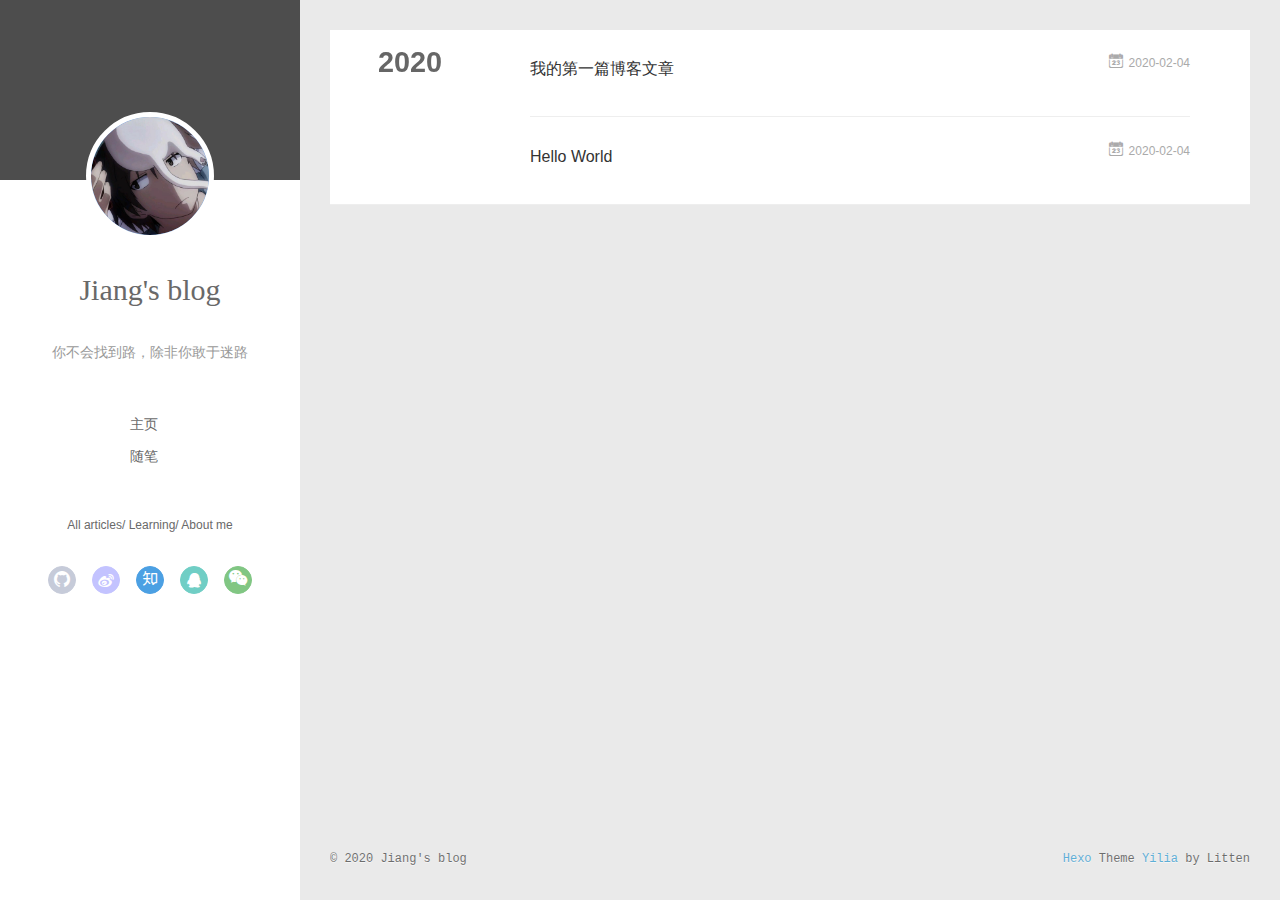
<file: archives/index.html>
<!DOCTYPE html>
<html>
<head>
  <meta charset="utf-8">
  
  <meta name="renderer" content="webkit">
  <meta http-equiv="X-UA-Compatible" content="IE=edge" >
  <link rel="dns-prefetch" href="http://yoursite.com">
  <title>Archives | Study Notes</title>
  <meta name="viewport" content="width=device-width, initial-scale=1, maximum-scale=1">
  <meta name="description" content="Believe in yourself">
<meta property="og:type" content="website">
<meta property="og:title" content="Study Notes">
<meta property="og:url" content="http://yoursite.com/archives/index.html">
<meta property="og:site_name" content="Study Notes">
<meta property="og:description" content="Believe in yourself">
<meta property="og:locale" content="en_US">
<meta property="article:author" content="Jiang&#39;s blog">
<meta name="twitter:card" content="summary">
  
    <link rel="alternative" href="/atom.xml" title="Study Notes" type="application/atom+xml">
  
  
    <link rel="icon" href="/favicon.png">
  
  <link rel="stylesheet" type="text/css" href="/./main.0cf68a.css">
  <style type="text/css">
  
    #container.show {
      background: linear-gradient(200deg,#ccc,#000);
    }
  </style>
  

  

<meta name="generator" content="Hexo 4.2.0"></head>

<body>
  <div id="container" q-class="show:isCtnShow">
    <canvas id="anm-canvas" class="anm-canvas"></canvas>
    <div class="left-col" q-class="show:isShow">
      
<div class="overlay" style="background: #4d4d4d"></div>
<div class="intrude-less">
	<header id="header" class="inner">
		<a href="/" class="profilepic">
			<img src="/img/touxiang.JPG" class="js-avatar">
		</a>
		<hgroup>
		  <h1 class="header-author"><a href="/">Jiang&#39;s blog</a></h1>
		</hgroup>
		
		<p class="header-subtitle">你不会找到路，除非你敢于迷路</p>
		

		<nav class="header-menu">
			<ul>
			
				<li><a href="/">主页</a></li>
	        
				<li><a href="/tags/%E9%9A%8F%E7%AC%94/">随笔</a></li>
	        
			</ul>
		</nav>
		<nav class="header-smart-menu">
    		
    			
    			<a q-on="click: openSlider(e, 'innerArchive')" href="javascript:void(0)">All articles</a>
    			
            
    			
    			<a q-on="click: openSlider(e, 'friends')" href="javascript:void(0)">Learning</a>
    			
            
    			
    			<a q-on="click: openSlider(e, 'aboutme')" href="javascript:void(0)">About me</a>
    			
            
		</nav>
		<nav class="header-nav">
			<div class="social">
				
					<a class="github" target="_blank" href="https://github.com/ovo3y" title="github"><i class="icon-github"></i></a>
		        
					<a class="weibo" target="_blank" href="https://weibo.com/5232064023/profile?rightmod=1&wvr=6&mod=personinfo" title="weibo"><i class="icon-weibo"></i></a>
		        
					<a class="zhihu" target="_blank" href="https://www.zhihu.com/people/sui-xin-suo-yu-80-79" title="zhihu"><i class="icon-zhihu"></i></a>
		        
					<a class="qq" target="_blank" href="/QQ:1061268907" title="qq"><i class="icon-qq"></i></a>
		        
					<a class="weixin" target="_blank" href="/Wechat:vip158987" title="weixin"><i class="icon-weixin"></i></a>
		        
			</div>
		</nav>
	</header>		
</div>

    </div>
    <div class="mid-col" q-class="show:isShow,hide:isShow|isFalse">
      
<nav id="mobile-nav">
  	<div class="overlay js-overlay" style="background: #4d4d4d"></div>
	<div class="btnctn js-mobile-btnctn">
  		<div class="slider-trigger list" q-on="click: openSlider(e)"><i class="icon icon-sort"></i></div>
	</div>
	<div class="intrude-less">
		<header id="header" class="inner">
			<div class="profilepic">
				<img src="/img/touxiang.JPG" class="js-avatar">
			</div>
			<hgroup>
			  <h1 class="header-author js-header-author">Jiang&#39;s blog</h1>
			</hgroup>
			
			<p class="header-subtitle"><i class="icon icon-quo-left"></i>你不会找到路，除非你敢于迷路<i class="icon icon-quo-right"></i></p>
			
			
			
				
			
				
			
			
			
			<nav class="header-nav">
				<div class="social">
					
						<a class="github" target="_blank" href="https://github.com/ovo3y" title="github"><i class="icon-github"></i></a>
			        
						<a class="weibo" target="_blank" href="https://weibo.com/5232064023/profile?rightmod=1&wvr=6&mod=personinfo" title="weibo"><i class="icon-weibo"></i></a>
			        
						<a class="zhihu" target="_blank" href="https://www.zhihu.com/people/sui-xin-suo-yu-80-79" title="zhihu"><i class="icon-zhihu"></i></a>
			        
						<a class="qq" target="_blank" href="/QQ:1061268907" title="qq"><i class="icon-qq"></i></a>
			        
						<a class="weixin" target="_blank" href="/Wechat:vip158987" title="weixin"><i class="icon-weixin"></i></a>
			        
				</div>
			</nav>

			<nav class="header-menu js-header-menu">
				<ul style="width: 50%">
				
				
					<li style="width: 50%"><a href="/">主页</a></li>
		        
					<li style="width: 50%"><a href="/tags/%E9%9A%8F%E7%AC%94/">随笔</a></li>
		        
				</ul>
			</nav>
		</header>				
	</div>
	<div class="mobile-mask" style="display:none" q-show="isShow"></div>
</nav>

      <div id="wrapper" class="body-wrap">
        <div class="menu-l">
          <div class="canvas-wrap">
            <canvas data-colors="#eaeaea" data-sectionHeight="100" data-contentId="js-content" id="myCanvas1" class="anm-canvas"></canvas>
          </div>
          <div id="js-content" class="content-ll">
            
  
  
    
    
      
      
      <section class="archives-wrap">
        <div class="archive-year-wrap">
          <a href="/archives/2020" class="archive-year">2020</a>
        </div>
        <div class="archives">
    
    <article class="archive-article archive-type-post">
  <div class="archive-article-inner">
    <header class="archive-article-header">
      	<div class="article-meta">
	      	<a href="/2020/02/04/%E6%88%91%E7%9A%84%E7%AC%AC%E4%B8%80%E7%AF%87%E5%8D%9A%E5%AE%A2%E6%96%87%E7%AB%A0/" class="archive-article-date">
  	<time datetime="2020-02-04T07:26:29.000Z" itemprop="datePublished"><i class="icon-calendar icon"></i>2020-02-04</time>
</a>
        </div>
    	 
  
    <h1 itemprop="name">
      <a class="archive-article-title" href="/2020/02/04/%E6%88%91%E7%9A%84%E7%AC%AC%E4%B8%80%E7%AF%87%E5%8D%9A%E5%AE%A2%E6%96%87%E7%AB%A0/">我的第一篇博客文章</a>
    </h1>
  

        <div class="article-info info-on-right">
          
          

        </div>
        <div class="clearfix"></div>
    </header>
  </div>
</article>
  
    
    
    <article class="archive-article archive-type-post">
  <div class="archive-article-inner">
    <header class="archive-article-header">
      	<div class="article-meta">
	      	<a href="/2020/02/04/hello-world/" class="archive-article-date">
  	<time datetime="2020-02-04T07:20:21.691Z" itemprop="datePublished"><i class="icon-calendar icon"></i>2020-02-04</time>
</a>
        </div>
    	 
  
    <h1 itemprop="name">
      <a class="archive-article-title" href="/2020/02/04/hello-world/">Hello World</a>
    </h1>
  

        <div class="article-info info-on-right">
          
          

        </div>
        <div class="clearfix"></div>
    </header>
  </div>
</article>
  
  
    </div></section>
  

    


          </div>
        </div>
      </div>
      <footer id="footer">
  <div class="outer">
    <div id="footer-info">
    	<div class="footer-left">
    		&copy; 2020 Jiang&#39;s blog
    	</div>
      	<div class="footer-right">
      		<a href="http://hexo.io/" target="_blank">Hexo</a>  Theme <a href="https://github.com/litten/hexo-theme-yilia" target="_blank">Yilia</a> by Litten
      	</div>
    </div>
  </div>
</footer>
    </div>
    <script>
	var yiliaConfig = {
		mathjax: false,
		isHome: false,
		isPost: false,
		isArchive: true,
		isTag: false,
		isCategory: false,
		open_in_new: false,
		toc_hide_index: true,
		root: "/",
		innerArchive: true,
		showTags: false
	}
</script>

<script>!function(t){function n(e){if(r[e])return r[e].exports;var i=r[e]={exports:{},id:e,loaded:!1};return t[e].call(i.exports,i,i.exports,n),i.loaded=!0,i.exports}var r={};n.m=t,n.c=r,n.p="./",n(0)}([function(t,n,r){r(195),t.exports=r(191)},function(t,n,r){var e=r(3),i=r(52),o=r(27),u=r(28),c=r(53),f="prototype",a=function(t,n,r){var s,l,h,v,p=t&a.F,d=t&a.G,y=t&a.S,g=t&a.P,b=t&a.B,m=d?e:y?e[n]||(e[n]={}):(e[n]||{})[f],x=d?i:i[n]||(i[n]={}),w=x[f]||(x[f]={});d&&(r=n);for(s in r)l=!p&&m&&void 0!==m[s],h=(l?m:r)[s],v=b&&l?c(h,e):g&&"function"==typeof h?c(Function.call,h):h,m&&u(m,s,h,t&a.U),x[s]!=h&&o(x,s,v),g&&w[s]!=h&&(w[s]=h)};e.core=i,a.F=1,a.G=2,a.S=4,a.P=8,a.B=16,a.W=32,a.U=64,a.R=128,t.exports=a},function(t,n,r){var e=r(6);t.exports=function(t){if(!e(t))throw TypeError(t+" is not an object!");return t}},function(t,n){var r=t.exports="undefined"!=typeof window&&window.Math==Math?window:"undefined"!=typeof self&&self.Math==Math?self:Function("return this")();"number"==typeof __g&&(__g=r)},function(t,n){t.exports=function(t){try{return!!t()}catch(t){return!0}}},function(t,n){var r=t.exports="undefined"!=typeof window&&window.Math==Math?window:"undefined"!=typeof self&&self.Math==Math?self:Function("return this")();"number"==typeof __g&&(__g=r)},function(t,n){t.exports=function(t){return"object"==typeof t?null!==t:"function"==typeof t}},function(t,n,r){var e=r(126)("wks"),i=r(76),o=r(3).Symbol,u="function"==typeof o;(t.exports=function(t){return e[t]||(e[t]=u&&o[t]||(u?o:i)("Symbol."+t))}).store=e},function(t,n){var r={}.hasOwnProperty;t.exports=function(t,n){return r.call(t,n)}},function(t,n,r){var e=r(94),i=r(33);t.exports=function(t){return e(i(t))}},function(t,n,r){t.exports=!r(4)(function(){return 7!=Object.defineProperty({},"a",{get:function(){return 7}}).a})},function(t,n,r){var e=r(2),i=r(167),o=r(50),u=Object.defineProperty;n.f=r(10)?Object.defineProperty:function(t,n,r){if(e(t),n=o(n,!0),e(r),i)try{return u(t,n,r)}catch(t){}if("get"in r||"set"in r)throw TypeError("Accessors not supported!");return"value"in r&&(t[n]=r.value),t}},function(t,n,r){t.exports=!r(18)(function(){return 7!=Object.defineProperty({},"a",{get:function(){return 7}}).a})},function(t,n,r){var e=r(14),i=r(22);t.exports=r(12)?function(t,n,r){return e.f(t,n,i(1,r))}:function(t,n,r){return t[n]=r,t}},function(t,n,r){var e=r(20),i=r(58),o=r(42),u=Object.defineProperty;n.f=r(12)?Object.defineProperty:function(t,n,r){if(e(t),n=o(n,!0),e(r),i)try{return u(t,n,r)}catch(t){}if("get"in r||"set"in r)throw TypeError("Accessors not supported!");return"value"in r&&(t[n]=r.value),t}},function(t,n,r){var e=r(40)("wks"),i=r(23),o=r(5).Symbol,u="function"==typeof o;(t.exports=function(t){return e[t]||(e[t]=u&&o[t]||(u?o:i)("Symbol."+t))}).store=e},function(t,n,r){var e=r(67),i=Math.min;t.exports=function(t){return t>0?i(e(t),9007199254740991):0}},function(t,n,r){var e=r(46);t.exports=function(t){return Object(e(t))}},function(t,n){t.exports=function(t){try{return!!t()}catch(t){return!0}}},function(t,n,r){var e=r(63),i=r(34);t.exports=Object.keys||function(t){return e(t,i)}},function(t,n,r){var e=r(21);t.exports=function(t){if(!e(t))throw TypeError(t+" is not an object!");return t}},function(t,n){t.exports=function(t){return"object"==typeof t?null!==t:"function"==typeof t}},function(t,n){t.exports=function(t,n){return{enumerable:!(1&t),configurable:!(2&t),writable:!(4&t),value:n}}},function(t,n){var r=0,e=Math.random();t.exports=function(t){return"Symbol(".concat(void 0===t?"":t,")_",(++r+e).toString(36))}},function(t,n){var r={}.hasOwnProperty;t.exports=function(t,n){return r.call(t,n)}},function(t,n){var r=t.exports={version:"2.4.0"};"number"==typeof __e&&(__e=r)},function(t,n){t.exports=function(t){if("function"!=typeof t)throw TypeError(t+" is not a function!");return t}},function(t,n,r){var e=r(11),i=r(66);t.exports=r(10)?function(t,n,r){return e.f(t,n,i(1,r))}:function(t,n,r){return t[n]=r,t}},function(t,n,r){var e=r(3),i=r(27),o=r(24),u=r(76)("src"),c="toString",f=Function[c],a=(""+f).split(c);r(52).inspectSource=function(t){return f.call(t)},(t.exports=function(t,n,r,c){var f="function"==typeof r;f&&(o(r,"name")||i(r,"name",n)),t[n]!==r&&(f&&(o(r,u)||i(r,u,t[n]?""+t[n]:a.join(String(n)))),t===e?t[n]=r:c?t[n]?t[n]=r:i(t,n,r):(delete t[n],i(t,n,r)))})(Function.prototype,c,function(){return"function"==typeof this&&this[u]||f.call(this)})},function(t,n,r){var e=r(1),i=r(4),o=r(46),u=function(t,n,r,e){var i=String(o(t)),u="<"+n;return""!==r&&(u+=" "+r+'="'+String(e).replace(/"/g,"&quot;")+'"'),u+">"+i+"</"+n+">"};t.exports=function(t,n){var r={};r[t]=n(u),e(e.P+e.F*i(function(){var n=""[t]('"');return n!==n.toLowerCase()||n.split('"').length>3}),"String",r)}},function(t,n,r){var e=r(115),i=r(46);t.exports=function(t){return e(i(t))}},function(t,n,r){var e=r(116),i=r(66),o=r(30),u=r(50),c=r(24),f=r(167),a=Object.getOwnPropertyDescriptor;n.f=r(10)?a:function(t,n){if(t=o(t),n=u(n,!0),f)try{return a(t,n)}catch(t){}if(c(t,n))return i(!e.f.call(t,n),t[n])}},function(t,n,r){var e=r(24),i=r(17),o=r(145)("IE_PROTO"),u=Object.prototype;t.exports=Object.getPrototypeOf||function(t){return t=i(t),e(t,o)?t[o]:"function"==typeof t.constructor&&t instanceof t.constructor?t.constructor.prototype:t instanceof Object?u:null}},function(t,n){t.exports=function(t){if(void 0==t)throw TypeError("Can't call method on  "+t);return t}},function(t,n){t.exports="constructor,hasOwnProperty,isPrototypeOf,propertyIsEnumerable,toLocaleString,toString,valueOf".split(",")},function(t,n){t.exports={}},function(t,n){t.exports=!0},function(t,n){n.f={}.propertyIsEnumerable},function(t,n,r){var e=r(14).f,i=r(8),o=r(15)("toStringTag");t.exports=function(t,n,r){t&&!i(t=r?t:t.prototype,o)&&e(t,o,{configurable:!0,value:n})}},function(t,n,r){var e=r(40)("keys"),i=r(23);t.exports=function(t){return e[t]||(e[t]=i(t))}},function(t,n,r){var e=r(5),i="__core-js_shared__",o=e[i]||(e[i]={});t.exports=function(t){return o[t]||(o[t]={})}},function(t,n){var r=Math.ceil,e=Math.floor;t.exports=function(t){return isNaN(t=+t)?0:(t>0?e:r)(t)}},function(t,n,r){var e=r(21);t.exports=function(t,n){if(!e(t))return t;var r,i;if(n&&"function"==typeof(r=t.toString)&&!e(i=r.call(t)))return i;if("function"==typeof(r=t.valueOf)&&!e(i=r.call(t)))return i;if(!n&&"function"==typeof(r=t.toString)&&!e(i=r.call(t)))return i;throw TypeError("Can't convert object to primitive value")}},function(t,n,r){var e=r(5),i=r(25),o=r(36),u=r(44),c=r(14).f;t.exports=function(t){var n=i.Symbol||(i.Symbol=o?{}:e.Symbol||{});"_"==t.charAt(0)||t in n||c(n,t,{value:u.f(t)})}},function(t,n,r){n.f=r(15)},function(t,n){var r={}.toString;t.exports=function(t){return r.call(t).slice(8,-1)}},function(t,n){t.exports=function(t){if(void 0==t)throw TypeError("Can't call method on  "+t);return t}},function(t,n,r){var e=r(4);t.exports=function(t,n){return!!t&&e(function(){n?t.call(null,function(){},1):t.call(null)})}},function(t,n,r){var e=r(53),i=r(115),o=r(17),u=r(16),c=r(203);t.exports=function(t,n){var r=1==t,f=2==t,a=3==t,s=4==t,l=6==t,h=5==t||l,v=n||c;return function(n,c,p){for(var d,y,g=o(n),b=i(g),m=e(c,p,3),x=u(b.length),w=0,S=r?v(n,x):f?v(n,0):void 0;x>w;w++)if((h||w in b)&&(d=b[w],y=m(d,w,g),t))if(r)S[w]=y;else if(y)switch(t){case 3:return!0;case 5:return d;case 6:return w;case 2:S.push(d)}else if(s)return!1;return l?-1:a||s?s:S}}},function(t,n,r){var e=r(1),i=r(52),o=r(4);t.exports=function(t,n){var r=(i.Object||{})[t]||Object[t],u={};u[t]=n(r),e(e.S+e.F*o(function(){r(1)}),"Object",u)}},function(t,n,r){var e=r(6);t.exports=function(t,n){if(!e(t))return t;var r,i;if(n&&"function"==typeof(r=t.toString)&&!e(i=r.call(t)))return i;if("function"==typeof(r=t.valueOf)&&!e(i=r.call(t)))return i;if(!n&&"function"==typeof(r=t.toString)&&!e(i=r.call(t)))return i;throw TypeError("Can't convert object to primitive value")}},function(t,n,r){var e=r(5),i=r(25),o=r(91),u=r(13),c="prototype",f=function(t,n,r){var a,s,l,h=t&f.F,v=t&f.G,p=t&f.S,d=t&f.P,y=t&f.B,g=t&f.W,b=v?i:i[n]||(i[n]={}),m=b[c],x=v?e:p?e[n]:(e[n]||{})[c];v&&(r=n);for(a in r)(s=!h&&x&&void 0!==x[a])&&a in b||(l=s?x[a]:r[a],b[a]=v&&"function"!=typeof x[a]?r[a]:y&&s?o(l,e):g&&x[a]==l?function(t){var n=function(n,r,e){if(this instanceof t){switch(arguments.length){case 0:return new t;case 1:return new t(n);case 2:return new t(n,r)}return new t(n,r,e)}return t.apply(this,arguments)};return n[c]=t[c],n}(l):d&&"function"==typeof l?o(Function.call,l):l,d&&((b.virtual||(b.virtual={}))[a]=l,t&f.R&&m&&!m[a]&&u(m,a,l)))};f.F=1,f.G=2,f.S=4,f.P=8,f.B=16,f.W=32,f.U=64,f.R=128,t.exports=f},function(t,n){var r=t.exports={version:"2.4.0"};"number"==typeof __e&&(__e=r)},function(t,n,r){var e=r(26);t.exports=function(t,n,r){if(e(t),void 0===n)return t;switch(r){case 1:return function(r){return t.call(n,r)};case 2:return function(r,e){return t.call(n,r,e)};case 3:return function(r,e,i){return t.call(n,r,e,i)}}return function(){return t.apply(n,arguments)}}},function(t,n,r){var e=r(183),i=r(1),o=r(126)("metadata"),u=o.store||(o.store=new(r(186))),c=function(t,n,r){var i=u.get(t);if(!i){if(!r)return;u.set(t,i=new e)}var o=i.get(n);if(!o){if(!r)return;i.set(n,o=new e)}return o},f=function(t,n,r){var e=c(n,r,!1);return void 0!==e&&e.has(t)},a=function(t,n,r){var e=c(n,r,!1);return void 0===e?void 0:e.get(t)},s=function(t,n,r,e){c(r,e,!0).set(t,n)},l=function(t,n){var r=c(t,n,!1),e=[];return r&&r.forEach(function(t,n){e.push(n)}),e},h=function(t){return void 0===t||"symbol"==typeof t?t:String(t)},v=function(t){i(i.S,"Reflect",t)};t.exports={store:u,map:c,has:f,get:a,set:s,keys:l,key:h,exp:v}},function(t,n,r){"use strict";if(r(10)){var e=r(69),i=r(3),o=r(4),u=r(1),c=r(127),f=r(152),a=r(53),s=r(68),l=r(66),h=r(27),v=r(73),p=r(67),d=r(16),y=r(75),g=r(50),b=r(24),m=r(180),x=r(114),w=r(6),S=r(17),_=r(137),O=r(70),E=r(32),P=r(71).f,j=r(154),F=r(76),M=r(7),A=r(48),N=r(117),T=r(146),I=r(155),k=r(80),L=r(123),R=r(74),C=r(130),D=r(160),U=r(11),W=r(31),G=U.f,B=W.f,V=i.RangeError,z=i.TypeError,q=i.Uint8Array,K="ArrayBuffer",J="Shared"+K,Y="BYTES_PER_ELEMENT",H="prototype",$=Array[H],X=f.ArrayBuffer,Q=f.DataView,Z=A(0),tt=A(2),nt=A(3),rt=A(4),et=A(5),it=A(6),ot=N(!0),ut=N(!1),ct=I.values,ft=I.keys,at=I.entries,st=$.lastIndexOf,lt=$.reduce,ht=$.reduceRight,vt=$.join,pt=$.sort,dt=$.slice,yt=$.toString,gt=$.toLocaleString,bt=M("iterator"),mt=M("toStringTag"),xt=F("typed_constructor"),wt=F("def_constructor"),St=c.CONSTR,_t=c.TYPED,Ot=c.VIEW,Et="Wrong length!",Pt=A(1,function(t,n){return Tt(T(t,t[wt]),n)}),jt=o(function(){return 1===new q(new Uint16Array([1]).buffer)[0]}),Ft=!!q&&!!q[H].set&&o(function(){new q(1).set({})}),Mt=function(t,n){if(void 0===t)throw z(Et);var r=+t,e=d(t);if(n&&!m(r,e))throw V(Et);return e},At=function(t,n){var r=p(t);if(r<0||r%n)throw V("Wrong offset!");return r},Nt=function(t){if(w(t)&&_t in t)return t;throw z(t+" is not a typed array!")},Tt=function(t,n){if(!(w(t)&&xt in t))throw z("It is not a typed array constructor!");return new t(n)},It=function(t,n){return kt(T(t,t[wt]),n)},kt=function(t,n){for(var r=0,e=n.length,i=Tt(t,e);e>r;)i[r]=n[r++];return i},Lt=function(t,n,r){G(t,n,{get:function(){return this._d[r]}})},Rt=function(t){var n,r,e,i,o,u,c=S(t),f=arguments.length,s=f>1?arguments[1]:void 0,l=void 0!==s,h=j(c);if(void 0!=h&&!_(h)){for(u=h.call(c),e=[],n=0;!(o=u.next()).done;n++)e.push(o.value);c=e}for(l&&f>2&&(s=a(s,arguments[2],2)),n=0,r=d(c.length),i=Tt(this,r);r>n;n++)i[n]=l?s(c[n],n):c[n];return i},Ct=function(){for(var t=0,n=arguments.length,r=Tt(this,n);n>t;)r[t]=arguments[t++];return r},Dt=!!q&&o(function(){gt.call(new q(1))}),Ut=function(){return gt.apply(Dt?dt.call(Nt(this)):Nt(this),arguments)},Wt={copyWithin:function(t,n){return D.call(Nt(this),t,n,arguments.length>2?arguments[2]:void 0)},every:function(t){return rt(Nt(this),t,arguments.length>1?arguments[1]:void 0)},fill:function(t){return C.apply(Nt(this),arguments)},filter:function(t){return It(this,tt(Nt(this),t,arguments.length>1?arguments[1]:void 0))},find:function(t){return et(Nt(this),t,arguments.length>1?arguments[1]:void 0)},findIndex:function(t){return it(Nt(this),t,arguments.length>1?arguments[1]:void 0)},forEach:function(t){Z(Nt(this),t,arguments.length>1?arguments[1]:void 0)},indexOf:function(t){return ut(Nt(this),t,arguments.length>1?arguments[1]:void 0)},includes:function(t){return ot(Nt(this),t,arguments.length>1?arguments[1]:void 0)},join:function(t){return vt.apply(Nt(this),arguments)},lastIndexOf:function(t){return st.apply(Nt(this),arguments)},map:function(t){return Pt(Nt(this),t,arguments.length>1?arguments[1]:void 0)},reduce:function(t){return lt.apply(Nt(this),arguments)},reduceRight:function(t){return ht.apply(Nt(this),arguments)},reverse:function(){for(var t,n=this,r=Nt(n).length,e=Math.floor(r/2),i=0;i<e;)t=n[i],n[i++]=n[--r],n[r]=t;return n},some:function(t){return nt(Nt(this),t,arguments.length>1?arguments[1]:void 0)},sort:function(t){return pt.call(Nt(this),t)},subarray:function(t,n){var r=Nt(this),e=r.length,i=y(t,e);return new(T(r,r[wt]))(r.buffer,r.byteOffset+i*r.BYTES_PER_ELEMENT,d((void 0===n?e:y(n,e))-i))}},Gt=function(t,n){return It(this,dt.call(Nt(this),t,n))},Bt=function(t){Nt(this);var n=At(arguments[1],1),r=this.length,e=S(t),i=d(e.length),o=0;if(i+n>r)throw V(Et);for(;o<i;)this[n+o]=e[o++]},Vt={entries:function(){return at.call(Nt(this))},keys:function(){return ft.call(Nt(this))},values:function(){return ct.call(Nt(this))}},zt=function(t,n){return w(t)&&t[_t]&&"symbol"!=typeof n&&n in t&&String(+n)==String(n)},qt=function(t,n){return zt(t,n=g(n,!0))?l(2,t[n]):B(t,n)},Kt=function(t,n,r){return!(zt(t,n=g(n,!0))&&w(r)&&b(r,"value"))||b(r,"get")||b(r,"set")||r.configurable||b(r,"writable")&&!r.writable||b(r,"enumerable")&&!r.enumerable?G(t,n,r):(t[n]=r.value,t)};St||(W.f=qt,U.f=Kt),u(u.S+u.F*!St,"Object",{getOwnPropertyDescriptor:qt,defineProperty:Kt}),o(function(){yt.call({})})&&(yt=gt=function(){return vt.call(this)});var Jt=v({},Wt);v(Jt,Vt),h(Jt,bt,Vt.values),v(Jt,{slice:Gt,set:Bt,constructor:function(){},toString:yt,toLocaleString:Ut}),Lt(Jt,"buffer","b"),Lt(Jt,"byteOffset","o"),Lt(Jt,"byteLength","l"),Lt(Jt,"length","e"),G(Jt,mt,{get:function(){return this[_t]}}),t.exports=function(t,n,r,f){f=!!f;var a=t+(f?"Clamped":"")+"Array",l="Uint8Array"!=a,v="get"+t,p="set"+t,y=i[a],g=y||{},b=y&&E(y),m=!y||!c.ABV,S={},_=y&&y[H],j=function(t,r){var e=t._d;return e.v[v](r*n+e.o,jt)},F=function(t,r,e){var i=t._d;f&&(e=(e=Math.round(e))<0?0:e>255?255:255&e),i.v[p](r*n+i.o,e,jt)},M=function(t,n){G(t,n,{get:function(){return j(this,n)},set:function(t){return F(this,n,t)},enumerable:!0})};m?(y=r(function(t,r,e,i){s(t,y,a,"_d");var o,u,c,f,l=0,v=0;if(w(r)){if(!(r instanceof X||(f=x(r))==K||f==J))return _t in r?kt(y,r):Rt.call(y,r);o=r,v=At(e,n);var p=r.byteLength;if(void 0===i){if(p%n)throw V(Et);if((u=p-v)<0)throw V(Et)}else if((u=d(i)*n)+v>p)throw V(Et);c=u/n}else c=Mt(r,!0),u=c*n,o=new X(u);for(h(t,"_d",{b:o,o:v,l:u,e:c,v:new Q(o)});l<c;)M(t,l++)}),_=y[H]=O(Jt),h(_,"constructor",y)):L(function(t){new y(null),new y(t)},!0)||(y=r(function(t,r,e,i){s(t,y,a);var o;return w(r)?r instanceof X||(o=x(r))==K||o==J?void 0!==i?new g(r,At(e,n),i):void 0!==e?new g(r,At(e,n)):new g(r):_t in r?kt(y,r):Rt.call(y,r):new g(Mt(r,l))}),Z(b!==Function.prototype?P(g).concat(P(b)):P(g),function(t){t in y||h(y,t,g[t])}),y[H]=_,e||(_.constructor=y));var A=_[bt],N=!!A&&("values"==A.name||void 0==A.name),T=Vt.values;h(y,xt,!0),h(_,_t,a),h(_,Ot,!0),h(_,wt,y),(f?new y(1)[mt]==a:mt in _)||G(_,mt,{get:function(){return a}}),S[a]=y,u(u.G+u.W+u.F*(y!=g),S),u(u.S,a,{BYTES_PER_ELEMENT:n,from:Rt,of:Ct}),Y in _||h(_,Y,n),u(u.P,a,Wt),R(a),u(u.P+u.F*Ft,a,{set:Bt}),u(u.P+u.F*!N,a,Vt),u(u.P+u.F*(_.toString!=yt),a,{toString:yt}),u(u.P+u.F*o(function(){new y(1).slice()}),a,{slice:Gt}),u(u.P+u.F*(o(function(){return[1,2].toLocaleString()!=new y([1,2]).toLocaleString()})||!o(function(){_.toLocaleString.call([1,2])})),a,{toLocaleString:Ut}),k[a]=N?A:T,e||N||h(_,bt,T)}}else t.exports=function(){}},function(t,n){var r={}.toString;t.exports=function(t){return r.call(t).slice(8,-1)}},function(t,n,r){var e=r(21),i=r(5).document,o=e(i)&&e(i.createElement);t.exports=function(t){return o?i.createElement(t):{}}},function(t,n,r){t.exports=!r(12)&&!r(18)(function(){return 7!=Object.defineProperty(r(57)("div"),"a",{get:function(){return 7}}).a})},function(t,n,r){"use strict";var e=r(36),i=r(51),o=r(64),u=r(13),c=r(8),f=r(35),a=r(96),s=r(38),l=r(103),h=r(15)("iterator"),v=!([].keys&&"next"in[].keys()),p="keys",d="values",y=function(){return this};t.exports=function(t,n,r,g,b,m,x){a(r,n,g);var w,S,_,O=function(t){if(!v&&t in F)return F[t];switch(t){case p:case d:return function(){return new r(this,t)}}return function(){return new r(this,t)}},E=n+" Iterator",P=b==d,j=!1,F=t.prototype,M=F[h]||F["@@iterator"]||b&&F[b],A=M||O(b),N=b?P?O("entries"):A:void 0,T="Array"==n?F.entries||M:M;if(T&&(_=l(T.call(new t)))!==Object.prototype&&(s(_,E,!0),e||c(_,h)||u(_,h,y)),P&&M&&M.name!==d&&(j=!0,A=function(){return M.call(this)}),e&&!x||!v&&!j&&F[h]||u(F,h,A),f[n]=A,f[E]=y,b)if(w={values:P?A:O(d),keys:m?A:O(p),entries:N},x)for(S in w)S in F||o(F,S,w[S]);else i(i.P+i.F*(v||j),n,w);return w}},function(t,n,r){var e=r(20),i=r(100),o=r(34),u=r(39)("IE_PROTO"),c=function(){},f="prototype",a=function(){var t,n=r(57)("iframe"),e=o.length;for(n.style.display="none",r(93).appendChild(n),n.src="javascript:",t=n.contentWindow.document,t.open(),t.write("<script>document.F=Object<\/script>"),t.close(),a=t.F;e--;)delete a[f][o[e]];return a()};t.exports=Object.create||function(t,n){var r;return null!==t?(c[f]=e(t),r=new c,c[f]=null,r[u]=t):r=a(),void 0===n?r:i(r,n)}},function(t,n,r){var e=r(63),i=r(34).concat("length","prototype");n.f=Object.getOwnPropertyNames||function(t){return e(t,i)}},function(t,n){n.f=Object.getOwnPropertySymbols},function(t,n,r){var e=r(8),i=r(9),o=r(90)(!1),u=r(39)("IE_PROTO");t.exports=function(t,n){var r,c=i(t),f=0,a=[];for(r in c)r!=u&&e(c,r)&&a.push(r);for(;n.length>f;)e(c,r=n[f++])&&(~o(a,r)||a.push(r));return a}},function(t,n,r){t.exports=r(13)},function(t,n,r){var e=r(76)("meta"),i=r(6),o=r(24),u=r(11).f,c=0,f=Object.isExtensible||function(){return!0},a=!r(4)(function(){return f(Object.preventExtensions({}))}),s=function(t){u(t,e,{value:{i:"O"+ ++c,w:{}}})},l=function(t,n){if(!i(t))return"symbol"==typeof t?t:("string"==typeof t?"S":"P")+t;if(!o(t,e)){if(!f(t))return"F";if(!n)return"E";s(t)}return t[e].i},h=function(t,n){if(!o(t,e)){if(!f(t))return!0;if(!n)return!1;s(t)}return t[e].w},v=function(t){return a&&p.NEED&&f(t)&&!o(t,e)&&s(t),t},p=t.exports={KEY:e,NEED:!1,fastKey:l,getWeak:h,onFreeze:v}},function(t,n){t.exports=function(t,n){return{enumerable:!(1&t),configurable:!(2&t),writable:!(4&t),value:n}}},function(t,n){var r=Math.ceil,e=Math.floor;t.exports=function(t){return isNaN(t=+t)?0:(t>0?e:r)(t)}},function(t,n){t.exports=function(t,n,r,e){if(!(t instanceof n)||void 0!==e&&e in t)throw TypeError(r+": incorrect invocation!");return t}},function(t,n){t.exports=!1},function(t,n,r){var e=r(2),i=r(173),o=r(133),u=r(145)("IE_PROTO"),c=function(){},f="prototype",a=function(){var t,n=r(132)("iframe"),e=o.length;for(n.style.display="none",r(135).appendChild(n),n.src="javascript:",t=n.contentWindow.document,t.open(),t.write("<script>document.F=Object<\/script>"),t.close(),a=t.F;e--;)delete a[f][o[e]];return a()};t.exports=Object.create||function(t,n){var r;return null!==t?(c[f]=e(t),r=new c,c[f]=null,r[u]=t):r=a(),void 0===n?r:i(r,n)}},function(t,n,r){var e=r(175),i=r(133).concat("length","prototype");n.f=Object.getOwnPropertyNames||function(t){return e(t,i)}},function(t,n,r){var e=r(175),i=r(133);t.exports=Object.keys||function(t){return e(t,i)}},function(t,n,r){var e=r(28);t.exports=function(t,n,r){for(var i in n)e(t,i,n[i],r);return t}},function(t,n,r){"use strict";var e=r(3),i=r(11),o=r(10),u=r(7)("species");t.exports=function(t){var n=e[t];o&&n&&!n[u]&&i.f(n,u,{configurable:!0,get:function(){return this}})}},function(t,n,r){var e=r(67),i=Math.max,o=Math.min;t.exports=function(t,n){return t=e(t),t<0?i(t+n,0):o(t,n)}},function(t,n){var r=0,e=Math.random();t.exports=function(t){return"Symbol(".concat(void 0===t?"":t,")_",(++r+e).toString(36))}},function(t,n,r){var e=r(33);t.exports=function(t){return Object(e(t))}},function(t,n,r){var e=r(7)("unscopables"),i=Array.prototype;void 0==i[e]&&r(27)(i,e,{}),t.exports=function(t){i[e][t]=!0}},function(t,n,r){var e=r(53),i=r(169),o=r(137),u=r(2),c=r(16),f=r(154),a={},s={},n=t.exports=function(t,n,r,l,h){var v,p,d,y,g=h?function(){return t}:f(t),b=e(r,l,n?2:1),m=0;if("function"!=typeof g)throw TypeError(t+" is not iterable!");if(o(g)){for(v=c(t.length);v>m;m++)if((y=n?b(u(p=t[m])[0],p[1]):b(t[m]))===a||y===s)return y}else for(d=g.call(t);!(p=d.next()).done;)if((y=i(d,b,p.value,n))===a||y===s)return y};n.BREAK=a,n.RETURN=s},function(t,n){t.exports={}},function(t,n,r){var e=r(11).f,i=r(24),o=r(7)("toStringTag");t.exports=function(t,n,r){t&&!i(t=r?t:t.prototype,o)&&e(t,o,{configurable:!0,value:n})}},function(t,n,r){var e=r(1),i=r(46),o=r(4),u=r(150),c="["+u+"]",f="​",a=RegExp("^"+c+c+"*"),s=RegExp(c+c+"*$"),l=function(t,n,r){var i={},c=o(function(){return!!u[t]()||f[t]()!=f}),a=i[t]=c?n(h):u[t];r&&(i[r]=a),e(e.P+e.F*c,"String",i)},h=l.trim=function(t,n){return t=String(i(t)),1&n&&(t=t.replace(a,"")),2&n&&(t=t.replace(s,"")),t};t.exports=l},function(t,n,r){t.exports={default:r(86),__esModule:!0}},function(t,n,r){t.exports={default:r(87),__esModule:!0}},function(t,n,r){"use strict";function e(t){return t&&t.__esModule?t:{default:t}}n.__esModule=!0;var i=r(84),o=e(i),u=r(83),c=e(u),f="function"==typeof c.default&&"symbol"==typeof o.default?function(t){return typeof t}:function(t){return t&&"function"==typeof c.default&&t.constructor===c.default&&t!==c.default.prototype?"symbol":typeof t};n.default="function"==typeof c.default&&"symbol"===f(o.default)?function(t){return void 0===t?"undefined":f(t)}:function(t){return t&&"function"==typeof c.default&&t.constructor===c.default&&t!==c.default.prototype?"symbol":void 0===t?"undefined":f(t)}},function(t,n,r){r(110),r(108),r(111),r(112),t.exports=r(25).Symbol},function(t,n,r){r(109),r(113),t.exports=r(44).f("iterator")},function(t,n){t.exports=function(t){if("function"!=typeof t)throw TypeError(t+" is not a function!");return t}},function(t,n){t.exports=function(){}},function(t,n,r){var e=r(9),i=r(106),o=r(105);t.exports=function(t){return function(n,r,u){var c,f=e(n),a=i(f.length),s=o(u,a);if(t&&r!=r){for(;a>s;)if((c=f[s++])!=c)return!0}else for(;a>s;s++)if((t||s in f)&&f[s]===r)return t||s||0;return!t&&-1}}},function(t,n,r){var e=r(88);t.exports=function(t,n,r){if(e(t),void 0===n)return t;switch(r){case 1:return function(r){return t.call(n,r)};case 2:return function(r,e){return t.call(n,r,e)};case 3:return function(r,e,i){return t.call(n,r,e,i)}}return function(){return t.apply(n,arguments)}}},function(t,n,r){var e=r(19),i=r(62),o=r(37);t.exports=function(t){var n=e(t),r=i.f;if(r)for(var u,c=r(t),f=o.f,a=0;c.length>a;)f.call(t,u=c[a++])&&n.push(u);return n}},function(t,n,r){t.exports=r(5).document&&document.documentElement},function(t,n,r){var e=r(56);t.exports=Object("z").propertyIsEnumerable(0)?Object:function(t){return"String"==e(t)?t.split(""):Object(t)}},function(t,n,r){var e=r(56);t.exports=Array.isArray||function(t){return"Array"==e(t)}},function(t,n,r){"use strict";var e=r(60),i=r(22),o=r(38),u={};r(13)(u,r(15)("iterator"),function(){return this}),t.exports=function(t,n,r){t.prototype=e(u,{next:i(1,r)}),o(t,n+" Iterator")}},function(t,n){t.exports=function(t,n){return{value:n,done:!!t}}},function(t,n,r){var e=r(19),i=r(9);t.exports=function(t,n){for(var r,o=i(t),u=e(o),c=u.length,f=0;c>f;)if(o[r=u[f++]]===n)return r}},function(t,n,r){var e=r(23)("meta"),i=r(21),o=r(8),u=r(14).f,c=0,f=Object.isExtensible||function(){return!0},a=!r(18)(function(){return f(Object.preventExtensions({}))}),s=function(t){u(t,e,{value:{i:"O"+ ++c,w:{}}})},l=function(t,n){if(!i(t))return"symbol"==typeof t?t:("string"==typeof t?"S":"P")+t;if(!o(t,e)){if(!f(t))return"F";if(!n)return"E";s(t)}return t[e].i},h=function(t,n){if(!o(t,e)){if(!f(t))return!0;if(!n)return!1;s(t)}return t[e].w},v=function(t){return a&&p.NEED&&f(t)&&!o(t,e)&&s(t),t},p=t.exports={KEY:e,NEED:!1,fastKey:l,getWeak:h,onFreeze:v}},function(t,n,r){var e=r(14),i=r(20),o=r(19);t.exports=r(12)?Object.defineProperties:function(t,n){i(t);for(var r,u=o(n),c=u.length,f=0;c>f;)e.f(t,r=u[f++],n[r]);return t}},function(t,n,r){var e=r(37),i=r(22),o=r(9),u=r(42),c=r(8),f=r(58),a=Object.getOwnPropertyDescriptor;n.f=r(12)?a:function(t,n){if(t=o(t),n=u(n,!0),f)try{return a(t,n)}catch(t){}if(c(t,n))return i(!e.f.call(t,n),t[n])}},function(t,n,r){var e=r(9),i=r(61).f,o={}.toString,u="object"==typeof window&&window&&Object.getOwnPropertyNames?Object.getOwnPropertyNames(window):[],c=function(t){try{return i(t)}catch(t){return u.slice()}};t.exports.f=function(t){return u&&"[object Window]"==o.call(t)?c(t):i(e(t))}},function(t,n,r){var e=r(8),i=r(77),o=r(39)("IE_PROTO"),u=Object.prototype;t.exports=Object.getPrototypeOf||function(t){return t=i(t),e(t,o)?t[o]:"function"==typeof t.constructor&&t instanceof t.constructor?t.constructor.prototype:t instanceof Object?u:null}},function(t,n,r){var e=r(41),i=r(33);t.exports=function(t){return function(n,r){var o,u,c=String(i(n)),f=e(r),a=c.length;return f<0||f>=a?t?"":void 0:(o=c.charCodeAt(f),o<55296||o>56319||f+1===a||(u=c.charCodeAt(f+1))<56320||u>57343?t?c.charAt(f):o:t?c.slice(f,f+2):u-56320+(o-55296<<10)+65536)}}},function(t,n,r){var e=r(41),i=Math.max,o=Math.min;t.exports=function(t,n){return t=e(t),t<0?i(t+n,0):o(t,n)}},function(t,n,r){var e=r(41),i=Math.min;t.exports=function(t){return t>0?i(e(t),9007199254740991):0}},function(t,n,r){"use strict";var e=r(89),i=r(97),o=r(35),u=r(9);t.exports=r(59)(Array,"Array",function(t,n){this._t=u(t),this._i=0,this._k=n},function(){var t=this._t,n=this._k,r=this._i++;return!t||r>=t.length?(this._t=void 0,i(1)):"keys"==n?i(0,r):"values"==n?i(0,t[r]):i(0,[r,t[r]])},"values"),o.Arguments=o.Array,e("keys"),e("values"),e("entries")},function(t,n){},function(t,n,r){"use strict";var e=r(104)(!0);r(59)(String,"String",function(t){this._t=String(t),this._i=0},function(){var t,n=this._t,r=this._i;return r>=n.length?{value:void 0,done:!0}:(t=e(n,r),this._i+=t.length,{value:t,done:!1})})},function(t,n,r){"use strict";var e=r(5),i=r(8),o=r(12),u=r(51),c=r(64),f=r(99).KEY,a=r(18),s=r(40),l=r(38),h=r(23),v=r(15),p=r(44),d=r(43),y=r(98),g=r(92),b=r(95),m=r(20),x=r(9),w=r(42),S=r(22),_=r(60),O=r(102),E=r(101),P=r(14),j=r(19),F=E.f,M=P.f,A=O.f,N=e.Symbol,T=e.JSON,I=T&&T.stringify,k="prototype",L=v("_hidden"),R=v("toPrimitive"),C={}.propertyIsEnumerable,D=s("symbol-registry"),U=s("symbols"),W=s("op-symbols"),G=Object[k],B="function"==typeof N,V=e.QObject,z=!V||!V[k]||!V[k].findChild,q=o&&a(function(){return 7!=_(M({},"a",{get:function(){return M(this,"a",{value:7}).a}})).a})?function(t,n,r){var e=F(G,n);e&&delete G[n],M(t,n,r),e&&t!==G&&M(G,n,e)}:M,K=function(t){var n=U[t]=_(N[k]);return n._k=t,n},J=B&&"symbol"==typeof N.iterator?function(t){return"symbol"==typeof t}:function(t){return t instanceof N},Y=function(t,n,r){return t===G&&Y(W,n,r),m(t),n=w(n,!0),m(r),i(U,n)?(r.enumerable?(i(t,L)&&t[L][n]&&(t[L][n]=!1),r=_(r,{enumerable:S(0,!1)})):(i(t,L)||M(t,L,S(1,{})),t[L][n]=!0),q(t,n,r)):M(t,n,r)},H=function(t,n){m(t);for(var r,e=g(n=x(n)),i=0,o=e.length;o>i;)Y(t,r=e[i++],n[r]);return t},$=function(t,n){return void 0===n?_(t):H(_(t),n)},X=function(t){var n=C.call(this,t=w(t,!0));return!(this===G&&i(U,t)&&!i(W,t))&&(!(n||!i(this,t)||!i(U,t)||i(this,L)&&this[L][t])||n)},Q=function(t,n){if(t=x(t),n=w(n,!0),t!==G||!i(U,n)||i(W,n)){var r=F(t,n);return!r||!i(U,n)||i(t,L)&&t[L][n]||(r.enumerable=!0),r}},Z=function(t){for(var n,r=A(x(t)),e=[],o=0;r.length>o;)i(U,n=r[o++])||n==L||n==f||e.push(n);return e},tt=function(t){for(var n,r=t===G,e=A(r?W:x(t)),o=[],u=0;e.length>u;)!i(U,n=e[u++])||r&&!i(G,n)||o.push(U[n]);return o};B||(N=function(){if(this instanceof N)throw TypeError("Symbol is not a constructor!");var t=h(arguments.length>0?arguments[0]:void 0),n=function(r){this===G&&n.call(W,r),i(this,L)&&i(this[L],t)&&(this[L][t]=!1),q(this,t,S(1,r))};return o&&z&&q(G,t,{configurable:!0,set:n}),K(t)},c(N[k],"toString",function(){return this._k}),E.f=Q,P.f=Y,r(61).f=O.f=Z,r(37).f=X,r(62).f=tt,o&&!r(36)&&c(G,"propertyIsEnumerable",X,!0),p.f=function(t){return K(v(t))}),u(u.G+u.W+u.F*!B,{Symbol:N});for(var nt="hasInstance,isConcatSpreadable,iterator,match,replace,search,species,split,toPrimitive,toStringTag,unscopables".split(","),rt=0;nt.length>rt;)v(nt[rt++]);for(var nt=j(v.store),rt=0;nt.length>rt;)d(nt[rt++]);u(u.S+u.F*!B,"Symbol",{for:function(t){return i(D,t+="")?D[t]:D[t]=N(t)},keyFor:function(t){if(J(t))return y(D,t);throw TypeError(t+" is not a symbol!")},useSetter:function(){z=!0},useSimple:function(){z=!1}}),u(u.S+u.F*!B,"Object",{create:$,defineProperty:Y,defineProperties:H,getOwnPropertyDescriptor:Q,getOwnPropertyNames:Z,getOwnPropertySymbols:tt}),T&&u(u.S+u.F*(!B||a(function(){var t=N();return"[null]"!=I([t])||"{}"!=I({a:t})||"{}"!=I(Object(t))})),"JSON",{stringify:function(t){if(void 0!==t&&!J(t)){for(var n,r,e=[t],i=1;arguments.length>i;)e.push(arguments[i++]);return n=e[1],"function"==typeof n&&(r=n),!r&&b(n)||(n=function(t,n){if(r&&(n=r.call(this,t,n)),!J(n))return n}),e[1]=n,I.apply(T,e)}}}),N[k][R]||r(13)(N[k],R,N[k].valueOf),l(N,"Symbol"),l(Math,"Math",!0),l(e.JSON,"JSON",!0)},function(t,n,r){r(43)("asyncIterator")},function(t,n,r){r(43)("observable")},function(t,n,r){r(107);for(var e=r(5),i=r(13),o=r(35),u=r(15)("toStringTag"),c=["NodeList","DOMTokenList","MediaList","StyleSheetList","CSSRuleList"],f=0;f<5;f++){var a=c[f],s=e[a],l=s&&s.prototype;l&&!l[u]&&i(l,u,a),o[a]=o.Array}},function(t,n,r){var e=r(45),i=r(7)("toStringTag"),o="Arguments"==e(function(){return arguments}()),u=function(t,n){try{return t[n]}catch(t){}};t.exports=function(t){var n,r,c;return void 0===t?"Undefined":null===t?"Null":"string"==typeof(r=u(n=Object(t),i))?r:o?e(n):"Object"==(c=e(n))&&"function"==typeof n.callee?"Arguments":c}},function(t,n,r){var e=r(45);t.exports=Object("z").propertyIsEnumerable(0)?Object:function(t){return"String"==e(t)?t.split(""):Object(t)}},function(t,n){n.f={}.propertyIsEnumerable},function(t,n,r){var e=r(30),i=r(16),o=r(75);t.exports=function(t){return function(n,r,u){var c,f=e(n),a=i(f.length),s=o(u,a);if(t&&r!=r){for(;a>s;)if((c=f[s++])!=c)return!0}else for(;a>s;s++)if((t||s in f)&&f[s]===r)return t||s||0;return!t&&-1}}},function(t,n,r){"use strict";var e=r(3),i=r(1),o=r(28),u=r(73),c=r(65),f=r(79),a=r(68),s=r(6),l=r(4),h=r(123),v=r(81),p=r(136);t.exports=function(t,n,r,d,y,g){var b=e[t],m=b,x=y?"set":"add",w=m&&m.prototype,S={},_=function(t){var n=w[t];o(w,t,"delete"==t?function(t){return!(g&&!s(t))&&n.call(this,0===t?0:t)}:"has"==t?function(t){return!(g&&!s(t))&&n.call(this,0===t?0:t)}:"get"==t?function(t){return g&&!s(t)?void 0:n.call(this,0===t?0:t)}:"add"==t?function(t){return n.call(this,0===t?0:t),this}:function(t,r){return n.call(this,0===t?0:t,r),this})};if("function"==typeof m&&(g||w.forEach&&!l(function(){(new m).entries().next()}))){var O=new m,E=O[x](g?{}:-0,1)!=O,P=l(function(){O.has(1)}),j=h(function(t){new m(t)}),F=!g&&l(function(){for(var t=new m,n=5;n--;)t[x](n,n);return!t.has(-0)});j||(m=n(function(n,r){a(n,m,t);var e=p(new b,n,m);return void 0!=r&&f(r,y,e[x],e),e}),m.prototype=w,w.constructor=m),(P||F)&&(_("delete"),_("has"),y&&_("get")),(F||E)&&_(x),g&&w.clear&&delete w.clear}else m=d.getConstructor(n,t,y,x),u(m.prototype,r),c.NEED=!0;return v(m,t),S[t]=m,i(i.G+i.W+i.F*(m!=b),S),g||d.setStrong(m,t,y),m}},function(t,n,r){"use strict";var e=r(27),i=r(28),o=r(4),u=r(46),c=r(7);t.exports=function(t,n,r){var f=c(t),a=r(u,f,""[t]),s=a[0],l=a[1];o(function(){var n={};return n[f]=function(){return 7},7!=""[t](n)})&&(i(String.prototype,t,s),e(RegExp.prototype,f,2==n?function(t,n){return l.call(t,this,n)}:function(t){return l.call(t,this)}))}
},function(t,n,r){"use strict";var e=r(2);t.exports=function(){var t=e(this),n="";return t.global&&(n+="g"),t.ignoreCase&&(n+="i"),t.multiline&&(n+="m"),t.unicode&&(n+="u"),t.sticky&&(n+="y"),n}},function(t,n){t.exports=function(t,n,r){var e=void 0===r;switch(n.length){case 0:return e?t():t.call(r);case 1:return e?t(n[0]):t.call(r,n[0]);case 2:return e?t(n[0],n[1]):t.call(r,n[0],n[1]);case 3:return e?t(n[0],n[1],n[2]):t.call(r,n[0],n[1],n[2]);case 4:return e?t(n[0],n[1],n[2],n[3]):t.call(r,n[0],n[1],n[2],n[3])}return t.apply(r,n)}},function(t,n,r){var e=r(6),i=r(45),o=r(7)("match");t.exports=function(t){var n;return e(t)&&(void 0!==(n=t[o])?!!n:"RegExp"==i(t))}},function(t,n,r){var e=r(7)("iterator"),i=!1;try{var o=[7][e]();o.return=function(){i=!0},Array.from(o,function(){throw 2})}catch(t){}t.exports=function(t,n){if(!n&&!i)return!1;var r=!1;try{var o=[7],u=o[e]();u.next=function(){return{done:r=!0}},o[e]=function(){return u},t(o)}catch(t){}return r}},function(t,n,r){t.exports=r(69)||!r(4)(function(){var t=Math.random();__defineSetter__.call(null,t,function(){}),delete r(3)[t]})},function(t,n){n.f=Object.getOwnPropertySymbols},function(t,n,r){var e=r(3),i="__core-js_shared__",o=e[i]||(e[i]={});t.exports=function(t){return o[t]||(o[t]={})}},function(t,n,r){for(var e,i=r(3),o=r(27),u=r(76),c=u("typed_array"),f=u("view"),a=!(!i.ArrayBuffer||!i.DataView),s=a,l=0,h="Int8Array,Uint8Array,Uint8ClampedArray,Int16Array,Uint16Array,Int32Array,Uint32Array,Float32Array,Float64Array".split(",");l<9;)(e=i[h[l++]])?(o(e.prototype,c,!0),o(e.prototype,f,!0)):s=!1;t.exports={ABV:a,CONSTR:s,TYPED:c,VIEW:f}},function(t,n){"use strict";var r={versions:function(){var t=window.navigator.userAgent;return{trident:t.indexOf("Trident")>-1,presto:t.indexOf("Presto")>-1,webKit:t.indexOf("AppleWebKit")>-1,gecko:t.indexOf("Gecko")>-1&&-1==t.indexOf("KHTML"),mobile:!!t.match(/AppleWebKit.*Mobile.*/),ios:!!t.match(/\(i[^;]+;( U;)? CPU.+Mac OS X/),android:t.indexOf("Android")>-1||t.indexOf("Linux")>-1,iPhone:t.indexOf("iPhone")>-1||t.indexOf("Mac")>-1,iPad:t.indexOf("iPad")>-1,webApp:-1==t.indexOf("Safari"),weixin:-1==t.indexOf("MicroMessenger")}}()};t.exports=r},function(t,n,r){"use strict";var e=r(85),i=function(t){return t&&t.__esModule?t:{default:t}}(e),o=function(){function t(t,n,e){return n||e?String.fromCharCode(n||e):r[t]||t}function n(t){return e[t]}var r={"&quot;":'"',"&lt;":"<","&gt;":">","&amp;":"&","&nbsp;":" "},e={};for(var u in r)e[r[u]]=u;return r["&apos;"]="'",e["'"]="&#39;",{encode:function(t){return t?(""+t).replace(/['<> "&]/g,n).replace(/\r?\n/g,"<br/>").replace(/\s/g,"&nbsp;"):""},decode:function(n){return n?(""+n).replace(/<br\s*\/?>/gi,"\n").replace(/&quot;|&lt;|&gt;|&amp;|&nbsp;|&apos;|&#(\d+);|&#(\d+)/g,t).replace(/\u00a0/g," "):""},encodeBase16:function(t){if(!t)return t;t+="";for(var n=[],r=0,e=t.length;e>r;r++)n.push(t.charCodeAt(r).toString(16).toUpperCase());return n.join("")},encodeBase16forJSON:function(t){if(!t)return t;t=t.replace(/[\u4E00-\u9FBF]/gi,function(t){return escape(t).replace("%u","\\u")});for(var n=[],r=0,e=t.length;e>r;r++)n.push(t.charCodeAt(r).toString(16).toUpperCase());return n.join("")},decodeBase16:function(t){if(!t)return t;t+="";for(var n=[],r=0,e=t.length;e>r;r+=2)n.push(String.fromCharCode("0x"+t.slice(r,r+2)));return n.join("")},encodeObject:function(t){if(t instanceof Array)for(var n=0,r=t.length;r>n;n++)t[n]=o.encodeObject(t[n]);else if("object"==(void 0===t?"undefined":(0,i.default)(t)))for(var e in t)t[e]=o.encodeObject(t[e]);else if("string"==typeof t)return o.encode(t);return t},loadScript:function(t){var n=document.createElement("script");document.getElementsByTagName("body")[0].appendChild(n),n.setAttribute("src",t)},addLoadEvent:function(t){var n=window.onload;"function"!=typeof window.onload?window.onload=t:window.onload=function(){n(),t()}}}}();t.exports=o},function(t,n,r){"use strict";var e=r(17),i=r(75),o=r(16);t.exports=function(t){for(var n=e(this),r=o(n.length),u=arguments.length,c=i(u>1?arguments[1]:void 0,r),f=u>2?arguments[2]:void 0,a=void 0===f?r:i(f,r);a>c;)n[c++]=t;return n}},function(t,n,r){"use strict";var e=r(11),i=r(66);t.exports=function(t,n,r){n in t?e.f(t,n,i(0,r)):t[n]=r}},function(t,n,r){var e=r(6),i=r(3).document,o=e(i)&&e(i.createElement);t.exports=function(t){return o?i.createElement(t):{}}},function(t,n){t.exports="constructor,hasOwnProperty,isPrototypeOf,propertyIsEnumerable,toLocaleString,toString,valueOf".split(",")},function(t,n,r){var e=r(7)("match");t.exports=function(t){var n=/./;try{"/./"[t](n)}catch(r){try{return n[e]=!1,!"/./"[t](n)}catch(t){}}return!0}},function(t,n,r){t.exports=r(3).document&&document.documentElement},function(t,n,r){var e=r(6),i=r(144).set;t.exports=function(t,n,r){var o,u=n.constructor;return u!==r&&"function"==typeof u&&(o=u.prototype)!==r.prototype&&e(o)&&i&&i(t,o),t}},function(t,n,r){var e=r(80),i=r(7)("iterator"),o=Array.prototype;t.exports=function(t){return void 0!==t&&(e.Array===t||o[i]===t)}},function(t,n,r){var e=r(45);t.exports=Array.isArray||function(t){return"Array"==e(t)}},function(t,n,r){"use strict";var e=r(70),i=r(66),o=r(81),u={};r(27)(u,r(7)("iterator"),function(){return this}),t.exports=function(t,n,r){t.prototype=e(u,{next:i(1,r)}),o(t,n+" Iterator")}},function(t,n,r){"use strict";var e=r(69),i=r(1),o=r(28),u=r(27),c=r(24),f=r(80),a=r(139),s=r(81),l=r(32),h=r(7)("iterator"),v=!([].keys&&"next"in[].keys()),p="keys",d="values",y=function(){return this};t.exports=function(t,n,r,g,b,m,x){a(r,n,g);var w,S,_,O=function(t){if(!v&&t in F)return F[t];switch(t){case p:case d:return function(){return new r(this,t)}}return function(){return new r(this,t)}},E=n+" Iterator",P=b==d,j=!1,F=t.prototype,M=F[h]||F["@@iterator"]||b&&F[b],A=M||O(b),N=b?P?O("entries"):A:void 0,T="Array"==n?F.entries||M:M;if(T&&(_=l(T.call(new t)))!==Object.prototype&&(s(_,E,!0),e||c(_,h)||u(_,h,y)),P&&M&&M.name!==d&&(j=!0,A=function(){return M.call(this)}),e&&!x||!v&&!j&&F[h]||u(F,h,A),f[n]=A,f[E]=y,b)if(w={values:P?A:O(d),keys:m?A:O(p),entries:N},x)for(S in w)S in F||o(F,S,w[S]);else i(i.P+i.F*(v||j),n,w);return w}},function(t,n){var r=Math.expm1;t.exports=!r||r(10)>22025.465794806718||r(10)<22025.465794806718||-2e-17!=r(-2e-17)?function(t){return 0==(t=+t)?t:t>-1e-6&&t<1e-6?t+t*t/2:Math.exp(t)-1}:r},function(t,n){t.exports=Math.sign||function(t){return 0==(t=+t)||t!=t?t:t<0?-1:1}},function(t,n,r){var e=r(3),i=r(151).set,o=e.MutationObserver||e.WebKitMutationObserver,u=e.process,c=e.Promise,f="process"==r(45)(u);t.exports=function(){var t,n,r,a=function(){var e,i;for(f&&(e=u.domain)&&e.exit();t;){i=t.fn,t=t.next;try{i()}catch(e){throw t?r():n=void 0,e}}n=void 0,e&&e.enter()};if(f)r=function(){u.nextTick(a)};else if(o){var s=!0,l=document.createTextNode("");new o(a).observe(l,{characterData:!0}),r=function(){l.data=s=!s}}else if(c&&c.resolve){var h=c.resolve();r=function(){h.then(a)}}else r=function(){i.call(e,a)};return function(e){var i={fn:e,next:void 0};n&&(n.next=i),t||(t=i,r()),n=i}}},function(t,n,r){var e=r(6),i=r(2),o=function(t,n){if(i(t),!e(n)&&null!==n)throw TypeError(n+": can't set as prototype!")};t.exports={set:Object.setPrototypeOf||("__proto__"in{}?function(t,n,e){try{e=r(53)(Function.call,r(31).f(Object.prototype,"__proto__").set,2),e(t,[]),n=!(t instanceof Array)}catch(t){n=!0}return function(t,r){return o(t,r),n?t.__proto__=r:e(t,r),t}}({},!1):void 0),check:o}},function(t,n,r){var e=r(126)("keys"),i=r(76);t.exports=function(t){return e[t]||(e[t]=i(t))}},function(t,n,r){var e=r(2),i=r(26),o=r(7)("species");t.exports=function(t,n){var r,u=e(t).constructor;return void 0===u||void 0==(r=e(u)[o])?n:i(r)}},function(t,n,r){var e=r(67),i=r(46);t.exports=function(t){return function(n,r){var o,u,c=String(i(n)),f=e(r),a=c.length;return f<0||f>=a?t?"":void 0:(o=c.charCodeAt(f),o<55296||o>56319||f+1===a||(u=c.charCodeAt(f+1))<56320||u>57343?t?c.charAt(f):o:t?c.slice(f,f+2):u-56320+(o-55296<<10)+65536)}}},function(t,n,r){var e=r(122),i=r(46);t.exports=function(t,n,r){if(e(n))throw TypeError("String#"+r+" doesn't accept regex!");return String(i(t))}},function(t,n,r){"use strict";var e=r(67),i=r(46);t.exports=function(t){var n=String(i(this)),r="",o=e(t);if(o<0||o==1/0)throw RangeError("Count can't be negative");for(;o>0;(o>>>=1)&&(n+=n))1&o&&(r+=n);return r}},function(t,n){t.exports="\t\n\v\f\r   ᠎             　\u2028\u2029\ufeff"},function(t,n,r){var e,i,o,u=r(53),c=r(121),f=r(135),a=r(132),s=r(3),l=s.process,h=s.setImmediate,v=s.clearImmediate,p=s.MessageChannel,d=0,y={},g="onreadystatechange",b=function(){var t=+this;if(y.hasOwnProperty(t)){var n=y[t];delete y[t],n()}},m=function(t){b.call(t.data)};h&&v||(h=function(t){for(var n=[],r=1;arguments.length>r;)n.push(arguments[r++]);return y[++d]=function(){c("function"==typeof t?t:Function(t),n)},e(d),d},v=function(t){delete y[t]},"process"==r(45)(l)?e=function(t){l.nextTick(u(b,t,1))}:p?(i=new p,o=i.port2,i.port1.onmessage=m,e=u(o.postMessage,o,1)):s.addEventListener&&"function"==typeof postMessage&&!s.importScripts?(e=function(t){s.postMessage(t+"","*")},s.addEventListener("message",m,!1)):e=g in a("script")?function(t){f.appendChild(a("script"))[g]=function(){f.removeChild(this),b.call(t)}}:function(t){setTimeout(u(b,t,1),0)}),t.exports={set:h,clear:v}},function(t,n,r){"use strict";var e=r(3),i=r(10),o=r(69),u=r(127),c=r(27),f=r(73),a=r(4),s=r(68),l=r(67),h=r(16),v=r(71).f,p=r(11).f,d=r(130),y=r(81),g="ArrayBuffer",b="DataView",m="prototype",x="Wrong length!",w="Wrong index!",S=e[g],_=e[b],O=e.Math,E=e.RangeError,P=e.Infinity,j=S,F=O.abs,M=O.pow,A=O.floor,N=O.log,T=O.LN2,I="buffer",k="byteLength",L="byteOffset",R=i?"_b":I,C=i?"_l":k,D=i?"_o":L,U=function(t,n,r){var e,i,o,u=Array(r),c=8*r-n-1,f=(1<<c)-1,a=f>>1,s=23===n?M(2,-24)-M(2,-77):0,l=0,h=t<0||0===t&&1/t<0?1:0;for(t=F(t),t!=t||t===P?(i=t!=t?1:0,e=f):(e=A(N(t)/T),t*(o=M(2,-e))<1&&(e--,o*=2),t+=e+a>=1?s/o:s*M(2,1-a),t*o>=2&&(e++,o/=2),e+a>=f?(i=0,e=f):e+a>=1?(i=(t*o-1)*M(2,n),e+=a):(i=t*M(2,a-1)*M(2,n),e=0));n>=8;u[l++]=255&i,i/=256,n-=8);for(e=e<<n|i,c+=n;c>0;u[l++]=255&e,e/=256,c-=8);return u[--l]|=128*h,u},W=function(t,n,r){var e,i=8*r-n-1,o=(1<<i)-1,u=o>>1,c=i-7,f=r-1,a=t[f--],s=127&a;for(a>>=7;c>0;s=256*s+t[f],f--,c-=8);for(e=s&(1<<-c)-1,s>>=-c,c+=n;c>0;e=256*e+t[f],f--,c-=8);if(0===s)s=1-u;else{if(s===o)return e?NaN:a?-P:P;e+=M(2,n),s-=u}return(a?-1:1)*e*M(2,s-n)},G=function(t){return t[3]<<24|t[2]<<16|t[1]<<8|t[0]},B=function(t){return[255&t]},V=function(t){return[255&t,t>>8&255]},z=function(t){return[255&t,t>>8&255,t>>16&255,t>>24&255]},q=function(t){return U(t,52,8)},K=function(t){return U(t,23,4)},J=function(t,n,r){p(t[m],n,{get:function(){return this[r]}})},Y=function(t,n,r,e){var i=+r,o=l(i);if(i!=o||o<0||o+n>t[C])throw E(w);var u=t[R]._b,c=o+t[D],f=u.slice(c,c+n);return e?f:f.reverse()},H=function(t,n,r,e,i,o){var u=+r,c=l(u);if(u!=c||c<0||c+n>t[C])throw E(w);for(var f=t[R]._b,a=c+t[D],s=e(+i),h=0;h<n;h++)f[a+h]=s[o?h:n-h-1]},$=function(t,n){s(t,S,g);var r=+n,e=h(r);if(r!=e)throw E(x);return e};if(u.ABV){if(!a(function(){new S})||!a(function(){new S(.5)})){S=function(t){return new j($(this,t))};for(var X,Q=S[m]=j[m],Z=v(j),tt=0;Z.length>tt;)(X=Z[tt++])in S||c(S,X,j[X]);o||(Q.constructor=S)}var nt=new _(new S(2)),rt=_[m].setInt8;nt.setInt8(0,2147483648),nt.setInt8(1,2147483649),!nt.getInt8(0)&&nt.getInt8(1)||f(_[m],{setInt8:function(t,n){rt.call(this,t,n<<24>>24)},setUint8:function(t,n){rt.call(this,t,n<<24>>24)}},!0)}else S=function(t){var n=$(this,t);this._b=d.call(Array(n),0),this[C]=n},_=function(t,n,r){s(this,_,b),s(t,S,b);var e=t[C],i=l(n);if(i<0||i>e)throw E("Wrong offset!");if(r=void 0===r?e-i:h(r),i+r>e)throw E(x);this[R]=t,this[D]=i,this[C]=r},i&&(J(S,k,"_l"),J(_,I,"_b"),J(_,k,"_l"),J(_,L,"_o")),f(_[m],{getInt8:function(t){return Y(this,1,t)[0]<<24>>24},getUint8:function(t){return Y(this,1,t)[0]},getInt16:function(t){var n=Y(this,2,t,arguments[1]);return(n[1]<<8|n[0])<<16>>16},getUint16:function(t){var n=Y(this,2,t,arguments[1]);return n[1]<<8|n[0]},getInt32:function(t){return G(Y(this,4,t,arguments[1]))},getUint32:function(t){return G(Y(this,4,t,arguments[1]))>>>0},getFloat32:function(t){return W(Y(this,4,t,arguments[1]),23,4)},getFloat64:function(t){return W(Y(this,8,t,arguments[1]),52,8)},setInt8:function(t,n){H(this,1,t,B,n)},setUint8:function(t,n){H(this,1,t,B,n)},setInt16:function(t,n){H(this,2,t,V,n,arguments[2])},setUint16:function(t,n){H(this,2,t,V,n,arguments[2])},setInt32:function(t,n){H(this,4,t,z,n,arguments[2])},setUint32:function(t,n){H(this,4,t,z,n,arguments[2])},setFloat32:function(t,n){H(this,4,t,K,n,arguments[2])},setFloat64:function(t,n){H(this,8,t,q,n,arguments[2])}});y(S,g),y(_,b),c(_[m],u.VIEW,!0),n[g]=S,n[b]=_},function(t,n,r){var e=r(3),i=r(52),o=r(69),u=r(182),c=r(11).f;t.exports=function(t){var n=i.Symbol||(i.Symbol=o?{}:e.Symbol||{});"_"==t.charAt(0)||t in n||c(n,t,{value:u.f(t)})}},function(t,n,r){var e=r(114),i=r(7)("iterator"),o=r(80);t.exports=r(52).getIteratorMethod=function(t){if(void 0!=t)return t[i]||t["@@iterator"]||o[e(t)]}},function(t,n,r){"use strict";var e=r(78),i=r(170),o=r(80),u=r(30);t.exports=r(140)(Array,"Array",function(t,n){this._t=u(t),this._i=0,this._k=n},function(){var t=this._t,n=this._k,r=this._i++;return!t||r>=t.length?(this._t=void 0,i(1)):"keys"==n?i(0,r):"values"==n?i(0,t[r]):i(0,[r,t[r]])},"values"),o.Arguments=o.Array,e("keys"),e("values"),e("entries")},function(t,n){function r(t,n){t.classList?t.classList.add(n):t.className+=" "+n}t.exports=r},function(t,n){function r(t,n){if(t.classList)t.classList.remove(n);else{var r=new RegExp("(^|\\b)"+n.split(" ").join("|")+"(\\b|$)","gi");t.className=t.className.replace(r," ")}}t.exports=r},function(t,n){function r(){throw new Error("setTimeout has not been defined")}function e(){throw new Error("clearTimeout has not been defined")}function i(t){if(s===setTimeout)return setTimeout(t,0);if((s===r||!s)&&setTimeout)return s=setTimeout,setTimeout(t,0);try{return s(t,0)}catch(n){try{return s.call(null,t,0)}catch(n){return s.call(this,t,0)}}}function o(t){if(l===clearTimeout)return clearTimeout(t);if((l===e||!l)&&clearTimeout)return l=clearTimeout,clearTimeout(t);try{return l(t)}catch(n){try{return l.call(null,t)}catch(n){return l.call(this,t)}}}function u(){d&&v&&(d=!1,v.length?p=v.concat(p):y=-1,p.length&&c())}function c(){if(!d){var t=i(u);d=!0;for(var n=p.length;n;){for(v=p,p=[];++y<n;)v&&v[y].run();y=-1,n=p.length}v=null,d=!1,o(t)}}function f(t,n){this.fun=t,this.array=n}function a(){}var s,l,h=t.exports={};!function(){try{s="function"==typeof setTimeout?setTimeout:r}catch(t){s=r}try{l="function"==typeof clearTimeout?clearTimeout:e}catch(t){l=e}}();var v,p=[],d=!1,y=-1;h.nextTick=function(t){var n=new Array(arguments.length-1);if(arguments.length>1)for(var r=1;r<arguments.length;r++)n[r-1]=arguments[r];p.push(new f(t,n)),1!==p.length||d||i(c)},f.prototype.run=function(){this.fun.apply(null,this.array)},h.title="browser",h.browser=!0,h.env={},h.argv=[],h.version="",h.versions={},h.on=a,h.addListener=a,h.once=a,h.off=a,h.removeListener=a,h.removeAllListeners=a,h.emit=a,h.prependListener=a,h.prependOnceListener=a,h.listeners=function(t){return[]},h.binding=function(t){throw new Error("process.binding is not supported")},h.cwd=function(){return"/"},h.chdir=function(t){throw new Error("process.chdir is not supported")},h.umask=function(){return 0}},function(t,n,r){var e=r(45);t.exports=function(t,n){if("number"!=typeof t&&"Number"!=e(t))throw TypeError(n);return+t}},function(t,n,r){"use strict";var e=r(17),i=r(75),o=r(16);t.exports=[].copyWithin||function(t,n){var r=e(this),u=o(r.length),c=i(t,u),f=i(n,u),a=arguments.length>2?arguments[2]:void 0,s=Math.min((void 0===a?u:i(a,u))-f,u-c),l=1;for(f<c&&c<f+s&&(l=-1,f+=s-1,c+=s-1);s-- >0;)f in r?r[c]=r[f]:delete r[c],c+=l,f+=l;return r}},function(t,n,r){var e=r(79);t.exports=function(t,n){var r=[];return e(t,!1,r.push,r,n),r}},function(t,n,r){var e=r(26),i=r(17),o=r(115),u=r(16);t.exports=function(t,n,r,c,f){e(n);var a=i(t),s=o(a),l=u(a.length),h=f?l-1:0,v=f?-1:1;if(r<2)for(;;){if(h in s){c=s[h],h+=v;break}if(h+=v,f?h<0:l<=h)throw TypeError("Reduce of empty array with no initial value")}for(;f?h>=0:l>h;h+=v)h in s&&(c=n(c,s[h],h,a));return c}},function(t,n,r){"use strict";var e=r(26),i=r(6),o=r(121),u=[].slice,c={},f=function(t,n,r){if(!(n in c)){for(var e=[],i=0;i<n;i++)e[i]="a["+i+"]";c[n]=Function("F,a","return new F("+e.join(",")+")")}return c[n](t,r)};t.exports=Function.bind||function(t){var n=e(this),r=u.call(arguments,1),c=function(){var e=r.concat(u.call(arguments));return this instanceof c?f(n,e.length,e):o(n,e,t)};return i(n.prototype)&&(c.prototype=n.prototype),c}},function(t,n,r){"use strict";var e=r(11).f,i=r(70),o=r(73),u=r(53),c=r(68),f=r(46),a=r(79),s=r(140),l=r(170),h=r(74),v=r(10),p=r(65).fastKey,d=v?"_s":"size",y=function(t,n){var r,e=p(n);if("F"!==e)return t._i[e];for(r=t._f;r;r=r.n)if(r.k==n)return r};t.exports={getConstructor:function(t,n,r,s){var l=t(function(t,e){c(t,l,n,"_i"),t._i=i(null),t._f=void 0,t._l=void 0,t[d]=0,void 0!=e&&a(e,r,t[s],t)});return o(l.prototype,{clear:function(){for(var t=this,n=t._i,r=t._f;r;r=r.n)r.r=!0,r.p&&(r.p=r.p.n=void 0),delete n[r.i];t._f=t._l=void 0,t[d]=0},delete:function(t){var n=this,r=y(n,t);if(r){var e=r.n,i=r.p;delete n._i[r.i],r.r=!0,i&&(i.n=e),e&&(e.p=i),n._f==r&&(n._f=e),n._l==r&&(n._l=i),n[d]--}return!!r},forEach:function(t){c(this,l,"forEach");for(var n,r=u(t,arguments.length>1?arguments[1]:void 0,3);n=n?n.n:this._f;)for(r(n.v,n.k,this);n&&n.r;)n=n.p},has:function(t){return!!y(this,t)}}),v&&e(l.prototype,"size",{get:function(){return f(this[d])}}),l},def:function(t,n,r){var e,i,o=y(t,n);return o?o.v=r:(t._l=o={i:i=p(n,!0),k:n,v:r,p:e=t._l,n:void 0,r:!1},t._f||(t._f=o),e&&(e.n=o),t[d]++,"F"!==i&&(t._i[i]=o)),t},getEntry:y,setStrong:function(t,n,r){s(t,n,function(t,n){this._t=t,this._k=n,this._l=void 0},function(){for(var t=this,n=t._k,r=t._l;r&&r.r;)r=r.p;return t._t&&(t._l=r=r?r.n:t._t._f)?"keys"==n?l(0,r.k):"values"==n?l(0,r.v):l(0,[r.k,r.v]):(t._t=void 0,l(1))},r?"entries":"values",!r,!0),h(n)}}},function(t,n,r){var e=r(114),i=r(161);t.exports=function(t){return function(){if(e(this)!=t)throw TypeError(t+"#toJSON isn't generic");return i(this)}}},function(t,n,r){"use strict";var e=r(73),i=r(65).getWeak,o=r(2),u=r(6),c=r(68),f=r(79),a=r(48),s=r(24),l=a(5),h=a(6),v=0,p=function(t){return t._l||(t._l=new d)},d=function(){this.a=[]},y=function(t,n){return l(t.a,function(t){return t[0]===n})};d.prototype={get:function(t){var n=y(this,t);if(n)return n[1]},has:function(t){return!!y(this,t)},set:function(t,n){var r=y(this,t);r?r[1]=n:this.a.push([t,n])},delete:function(t){var n=h(this.a,function(n){return n[0]===t});return~n&&this.a.splice(n,1),!!~n}},t.exports={getConstructor:function(t,n,r,o){var a=t(function(t,e){c(t,a,n,"_i"),t._i=v++,t._l=void 0,void 0!=e&&f(e,r,t[o],t)});return e(a.prototype,{delete:function(t){if(!u(t))return!1;var n=i(t);return!0===n?p(this).delete(t):n&&s(n,this._i)&&delete n[this._i]},has:function(t){if(!u(t))return!1;var n=i(t);return!0===n?p(this).has(t):n&&s(n,this._i)}}),a},def:function(t,n,r){var e=i(o(n),!0);return!0===e?p(t).set(n,r):e[t._i]=r,t},ufstore:p}},function(t,n,r){t.exports=!r(10)&&!r(4)(function(){return 7!=Object.defineProperty(r(132)("div"),"a",{get:function(){return 7}}).a})},function(t,n,r){var e=r(6),i=Math.floor;t.exports=function(t){return!e(t)&&isFinite(t)&&i(t)===t}},function(t,n,r){var e=r(2);t.exports=function(t,n,r,i){try{return i?n(e(r)[0],r[1]):n(r)}catch(n){var o=t.return;throw void 0!==o&&e(o.call(t)),n}}},function(t,n){t.exports=function(t,n){return{value:n,done:!!t}}},function(t,n){t.exports=Math.log1p||function(t){return(t=+t)>-1e-8&&t<1e-8?t-t*t/2:Math.log(1+t)}},function(t,n,r){"use strict";var e=r(72),i=r(125),o=r(116),u=r(17),c=r(115),f=Object.assign;t.exports=!f||r(4)(function(){var t={},n={},r=Symbol(),e="abcdefghijklmnopqrst";return t[r]=7,e.split("").forEach(function(t){n[t]=t}),7!=f({},t)[r]||Object.keys(f({},n)).join("")!=e})?function(t,n){for(var r=u(t),f=arguments.length,a=1,s=i.f,l=o.f;f>a;)for(var h,v=c(arguments[a++]),p=s?e(v).concat(s(v)):e(v),d=p.length,y=0;d>y;)l.call(v,h=p[y++])&&(r[h]=v[h]);return r}:f},function(t,n,r){var e=r(11),i=r(2),o=r(72);t.exports=r(10)?Object.defineProperties:function(t,n){i(t);for(var r,u=o(n),c=u.length,f=0;c>f;)e.f(t,r=u[f++],n[r]);return t}},function(t,n,r){var e=r(30),i=r(71).f,o={}.toString,u="object"==typeof window&&window&&Object.getOwnPropertyNames?Object.getOwnPropertyNames(window):[],c=function(t){try{return i(t)}catch(t){return u.slice()}};t.exports.f=function(t){return u&&"[object Window]"==o.call(t)?c(t):i(e(t))}},function(t,n,r){var e=r(24),i=r(30),o=r(117)(!1),u=r(145)("IE_PROTO");t.exports=function(t,n){var r,c=i(t),f=0,a=[];for(r in c)r!=u&&e(c,r)&&a.push(r);for(;n.length>f;)e(c,r=n[f++])&&(~o(a,r)||a.push(r));return a}},function(t,n,r){var e=r(72),i=r(30),o=r(116).f;t.exports=function(t){return function(n){for(var r,u=i(n),c=e(u),f=c.length,a=0,s=[];f>a;)o.call(u,r=c[a++])&&s.push(t?[r,u[r]]:u[r]);return s}}},function(t,n,r){var e=r(71),i=r(125),o=r(2),u=r(3).Reflect;t.exports=u&&u.ownKeys||function(t){var n=e.f(o(t)),r=i.f;return r?n.concat(r(t)):n}},function(t,n,r){var e=r(3).parseFloat,i=r(82).trim;t.exports=1/e(r(150)+"-0")!=-1/0?function(t){var n=i(String(t),3),r=e(n);return 0===r&&"-"==n.charAt(0)?-0:r}:e},function(t,n,r){var e=r(3).parseInt,i=r(82).trim,o=r(150),u=/^[\-+]?0[xX]/;t.exports=8!==e(o+"08")||22!==e(o+"0x16")?function(t,n){var r=i(String(t),3);return e(r,n>>>0||(u.test(r)?16:10))}:e},function(t,n){t.exports=Object.is||function(t,n){return t===n?0!==t||1/t==1/n:t!=t&&n!=n}},function(t,n,r){var e=r(16),i=r(149),o=r(46);t.exports=function(t,n,r,u){var c=String(o(t)),f=c.length,a=void 0===r?" ":String(r),s=e(n);if(s<=f||""==a)return c;var l=s-f,h=i.call(a,Math.ceil(l/a.length));return h.length>l&&(h=h.slice(0,l)),u?h+c:c+h}},function(t,n,r){n.f=r(7)},function(t,n,r){"use strict";var e=r(164);t.exports=r(118)("Map",function(t){return function(){return t(this,arguments.length>0?arguments[0]:void 0)}},{get:function(t){var n=e.getEntry(this,t);return n&&n.v},set:function(t,n){return e.def(this,0===t?0:t,n)}},e,!0)},function(t,n,r){r(10)&&"g"!=/./g.flags&&r(11).f(RegExp.prototype,"flags",{configurable:!0,get:r(120)})},function(t,n,r){"use strict";var e=r(164);t.exports=r(118)("Set",function(t){return function(){return t(this,arguments.length>0?arguments[0]:void 0)}},{add:function(t){return e.def(this,t=0===t?0:t,t)}},e)},function(t,n,r){"use strict";var e,i=r(48)(0),o=r(28),u=r(65),c=r(172),f=r(166),a=r(6),s=u.getWeak,l=Object.isExtensible,h=f.ufstore,v={},p=function(t){return function(){return t(this,arguments.length>0?arguments[0]:void 0)}},d={get:function(t){if(a(t)){var n=s(t);return!0===n?h(this).get(t):n?n[this._i]:void 0}},set:function(t,n){return f.def(this,t,n)}},y=t.exports=r(118)("WeakMap",p,d,f,!0,!0);7!=(new y).set((Object.freeze||Object)(v),7).get(v)&&(e=f.getConstructor(p),c(e.prototype,d),u.NEED=!0,i(["delete","has","get","set"],function(t){var n=y.prototype,r=n[t];o(n,t,function(n,i){if(a(n)&&!l(n)){this._f||(this._f=new e);var o=this._f[t](n,i);return"set"==t?this:o}return r.call(this,n,i)})}))},,,,function(t,n){"use strict";function r(){var t=document.querySelector("#page-nav");if(t&&!document.querySelector("#page-nav .extend.prev")&&(t.innerHTML='<a class="extend prev disabled" rel="prev">&laquo; Prev</a>'+t.innerHTML),t&&!document.querySelector("#page-nav .extend.next")&&(t.innerHTML=t.innerHTML+'<a class="extend next disabled" rel="next">Next &raquo;</a>'),yiliaConfig&&yiliaConfig.open_in_new){document.querySelectorAll(".article-entry a:not(.article-more-a)").forEach(function(t){var n=t.getAttribute("target");n&&""!==n||t.setAttribute("target","_blank")})}if(yiliaConfig&&yiliaConfig.toc_hide_index){document.querySelectorAll(".toc-number").forEach(function(t){t.style.display="none"})}var n=document.querySelector("#js-aboutme");n&&0!==n.length&&(n.innerHTML=n.innerText)}t.exports={init:r}},function(t,n,r){"use strict";function e(t){return t&&t.__esModule?t:{default:t}}function i(t,n){var r=/\/|index.html/g;return t.replace(r,"")===n.replace(r,"")}function o(){for(var t=document.querySelectorAll(".js-header-menu li a"),n=window.location.pathname,r=0,e=t.length;r<e;r++){var o=t[r];i(n,o.getAttribute("href"))&&(0,h.default)(o,"active")}}function u(t){for(var n=t.offsetLeft,r=t.offsetParent;null!==r;)n+=r.offsetLeft,r=r.offsetParent;return n}function c(t){for(var n=t.offsetTop,r=t.offsetParent;null!==r;)n+=r.offsetTop,r=r.offsetParent;return n}function f(t,n,r,e,i){var o=u(t),f=c(t)-n;if(f-r<=i){var a=t.$newDom;a||(a=t.cloneNode(!0),(0,d.default)(t,a),t.$newDom=a,a.style.position="fixed",a.style.top=(r||f)+"px",a.style.left=o+"px",a.style.zIndex=e||2,a.style.width="100%",a.style.color="#fff"),a.style.visibility="visible",t.style.visibility="hidden"}else{t.style.visibility="visible";var s=t.$newDom;s&&(s.style.visibility="hidden")}}function a(){var t=document.querySelector(".js-overlay"),n=document.querySelector(".js-header-menu");f(t,document.body.scrollTop,-63,2,0),f(n,document.body.scrollTop,1,3,0)}function s(){document.querySelector("#container").addEventListener("scroll",function(t){a()}),window.addEventListener("scroll",function(t){a()}),a()}var l=r(156),h=e(l),v=r(157),p=(e(v),r(382)),d=e(p),y=r(128),g=e(y),b=r(190),m=e(b),x=r(129);(function(){g.default.versions.mobile&&window.screen.width<800&&(o(),s())})(),(0,x.addLoadEvent)(function(){m.default.init()}),t.exports={}},,,,function(t,n,r){(function(t){"use strict";function n(t,n,r){t[n]||Object[e](t,n,{writable:!0,configurable:!0,value:r})}if(r(381),r(391),r(198),t._babelPolyfill)throw new Error("only one instance of babel-polyfill is allowed");t._babelPolyfill=!0;var e="defineProperty";n(String.prototype,"padLeft","".padStart),n(String.prototype,"padRight","".padEnd),"pop,reverse,shift,keys,values,entries,indexOf,every,some,forEach,map,filter,find,findIndex,includes,join,slice,concat,push,splice,unshift,sort,lastIndexOf,reduce,reduceRight,copyWithin,fill".split(",").forEach(function(t){[][t]&&n(Array,t,Function.call.bind([][t]))})}).call(n,function(){return this}())},,,function(t,n,r){r(210),t.exports=r(52).RegExp.escape},,,,function(t,n,r){var e=r(6),i=r(138),o=r(7)("species");t.exports=function(t){var n;return i(t)&&(n=t.constructor,"function"!=typeof n||n!==Array&&!i(n.prototype)||(n=void 0),e(n)&&null===(n=n[o])&&(n=void 0)),void 0===n?Array:n}},function(t,n,r){var e=r(202);t.exports=function(t,n){return new(e(t))(n)}},function(t,n,r){"use strict";var e=r(2),i=r(50),o="number";t.exports=function(t){if("string"!==t&&t!==o&&"default"!==t)throw TypeError("Incorrect hint");return i(e(this),t!=o)}},function(t,n,r){var e=r(72),i=r(125),o=r(116);t.exports=function(t){var n=e(t),r=i.f;if(r)for(var u,c=r(t),f=o.f,a=0;c.length>a;)f.call(t,u=c[a++])&&n.push(u);return n}},function(t,n,r){var e=r(72),i=r(30);t.exports=function(t,n){for(var r,o=i(t),u=e(o),c=u.length,f=0;c>f;)if(o[r=u[f++]]===n)return r}},function(t,n,r){"use strict";var e=r(208),i=r(121),o=r(26);t.exports=function(){for(var t=o(this),n=arguments.length,r=Array(n),u=0,c=e._,f=!1;n>u;)(r[u]=arguments[u++])===c&&(f=!0);return function(){var e,o=this,u=arguments.length,a=0,s=0;if(!f&&!u)return i(t,r,o);if(e=r.slice(),f)for(;n>a;a++)e[a]===c&&(e[a]=arguments[s++]);for(;u>s;)e.push(arguments[s++]);return i(t,e,o)}}},function(t,n,r){t.exports=r(3)},function(t,n){t.exports=function(t,n){var r=n===Object(n)?function(t){return n[t]}:n;return function(n){return String(n).replace(t,r)}}},function(t,n,r){var e=r(1),i=r(209)(/[\\^$*+?.()|[\]{}]/g,"\\$&");e(e.S,"RegExp",{escape:function(t){return i(t)}})},function(t,n,r){var e=r(1);e(e.P,"Array",{copyWithin:r(160)}),r(78)("copyWithin")},function(t,n,r){"use strict";var e=r(1),i=r(48)(4);e(e.P+e.F*!r(47)([].every,!0),"Array",{every:function(t){return i(this,t,arguments[1])}})},function(t,n,r){var e=r(1);e(e.P,"Array",{fill:r(130)}),r(78)("fill")},function(t,n,r){"use strict";var e=r(1),i=r(48)(2);e(e.P+e.F*!r(47)([].filter,!0),"Array",{filter:function(t){return i(this,t,arguments[1])}})},function(t,n,r){"use strict";var e=r(1),i=r(48)(6),o="findIndex",u=!0;o in[]&&Array(1)[o](function(){u=!1}),e(e.P+e.F*u,"Array",{findIndex:function(t){return i(this,t,arguments.length>1?arguments[1]:void 0)}}),r(78)(o)},function(t,n,r){"use strict";var e=r(1),i=r(48)(5),o="find",u=!0;o in[]&&Array(1)[o](function(){u=!1}),e(e.P+e.F*u,"Array",{find:function(t){return i(this,t,arguments.length>1?arguments[1]:void 0)}}),r(78)(o)},function(t,n,r){"use strict";var e=r(1),i=r(48)(0),o=r(47)([].forEach,!0);e(e.P+e.F*!o,"Array",{forEach:function(t){return i(this,t,arguments[1])}})},function(t,n,r){"use strict";var e=r(53),i=r(1),o=r(17),u=r(169),c=r(137),f=r(16),a=r(131),s=r(154);i(i.S+i.F*!r(123)(function(t){Array.from(t)}),"Array",{from:function(t){var n,r,i,l,h=o(t),v="function"==typeof this?this:Array,p=arguments.length,d=p>1?arguments[1]:void 0,y=void 0!==d,g=0,b=s(h);if(y&&(d=e(d,p>2?arguments[2]:void 0,2)),void 0==b||v==Array&&c(b))for(n=f(h.length),r=new v(n);n>g;g++)a(r,g,y?d(h[g],g):h[g]);else for(l=b.call(h),r=new v;!(i=l.next()).done;g++)a(r,g,y?u(l,d,[i.value,g],!0):i.value);return r.length=g,r}})},function(t,n,r){"use strict";var e=r(1),i=r(117)(!1),o=[].indexOf,u=!!o&&1/[1].indexOf(1,-0)<0;e(e.P+e.F*(u||!r(47)(o)),"Array",{indexOf:function(t){return u?o.apply(this,arguments)||0:i(this,t,arguments[1])}})},function(t,n,r){var e=r(1);e(e.S,"Array",{isArray:r(138)})},function(t,n,r){"use strict";var e=r(1),i=r(30),o=[].join;e(e.P+e.F*(r(115)!=Object||!r(47)(o)),"Array",{join:function(t){return o.call(i(this),void 0===t?",":t)}})},function(t,n,r){"use strict";var e=r(1),i=r(30),o=r(67),u=r(16),c=[].lastIndexOf,f=!!c&&1/[1].lastIndexOf(1,-0)<0;e(e.P+e.F*(f||!r(47)(c)),"Array",{lastIndexOf:function(t){if(f)return c.apply(this,arguments)||0;var n=i(this),r=u(n.length),e=r-1;for(arguments.length>1&&(e=Math.min(e,o(arguments[1]))),e<0&&(e=r+e);e>=0;e--)if(e in n&&n[e]===t)return e||0;return-1}})},function(t,n,r){"use strict";var e=r(1),i=r(48)(1);e(e.P+e.F*!r(47)([].map,!0),"Array",{map:function(t){return i(this,t,arguments[1])}})},function(t,n,r){"use strict";var e=r(1),i=r(131);e(e.S+e.F*r(4)(function(){function t(){}return!(Array.of.call(t)instanceof t)}),"Array",{of:function(){for(var t=0,n=arguments.length,r=new("function"==typeof this?this:Array)(n);n>t;)i(r,t,arguments[t++]);return r.length=n,r}})},function(t,n,r){"use strict";var e=r(1),i=r(162);e(e.P+e.F*!r(47)([].reduceRight,!0),"Array",{reduceRight:function(t){return i(this,t,arguments.length,arguments[1],!0)}})},function(t,n,r){"use strict";var e=r(1),i=r(162);e(e.P+e.F*!r(47)([].reduce,!0),"Array",{reduce:function(t){return i(this,t,arguments.length,arguments[1],!1)}})},function(t,n,r){"use strict";var e=r(1),i=r(135),o=r(45),u=r(75),c=r(16),f=[].slice;e(e.P+e.F*r(4)(function(){i&&f.call(i)}),"Array",{slice:function(t,n){var r=c(this.length),e=o(this);if(n=void 0===n?r:n,"Array"==e)return f.call(this,t,n);for(var i=u(t,r),a=u(n,r),s=c(a-i),l=Array(s),h=0;h<s;h++)l[h]="String"==e?this.charAt(i+h):this[i+h];return l}})},function(t,n,r){"use strict";var e=r(1),i=r(48)(3);e(e.P+e.F*!r(47)([].some,!0),"Array",{some:function(t){return i(this,t,arguments[1])}})},function(t,n,r){"use strict";var e=r(1),i=r(26),o=r(17),u=r(4),c=[].sort,f=[1,2,3];e(e.P+e.F*(u(function(){f.sort(void 0)})||!u(function(){f.sort(null)})||!r(47)(c)),"Array",{sort:function(t){return void 0===t?c.call(o(this)):c.call(o(this),i(t))}})},function(t,n,r){r(74)("Array")},function(t,n,r){var e=r(1);e(e.S,"Date",{now:function(){return(new Date).getTime()}})},function(t,n,r){"use strict";var e=r(1),i=r(4),o=Date.prototype.getTime,u=function(t){return t>9?t:"0"+t};e(e.P+e.F*(i(function(){return"0385-07-25T07:06:39.999Z"!=new Date(-5e13-1).toISOString()})||!i(function(){new Date(NaN).toISOString()})),"Date",{toISOString:function(){
if(!isFinite(o.call(this)))throw RangeError("Invalid time value");var t=this,n=t.getUTCFullYear(),r=t.getUTCMilliseconds(),e=n<0?"-":n>9999?"+":"";return e+("00000"+Math.abs(n)).slice(e?-6:-4)+"-"+u(t.getUTCMonth()+1)+"-"+u(t.getUTCDate())+"T"+u(t.getUTCHours())+":"+u(t.getUTCMinutes())+":"+u(t.getUTCSeconds())+"."+(r>99?r:"0"+u(r))+"Z"}})},function(t,n,r){"use strict";var e=r(1),i=r(17),o=r(50);e(e.P+e.F*r(4)(function(){return null!==new Date(NaN).toJSON()||1!==Date.prototype.toJSON.call({toISOString:function(){return 1}})}),"Date",{toJSON:function(t){var n=i(this),r=o(n);return"number"!=typeof r||isFinite(r)?n.toISOString():null}})},function(t,n,r){var e=r(7)("toPrimitive"),i=Date.prototype;e in i||r(27)(i,e,r(204))},function(t,n,r){var e=Date.prototype,i="Invalid Date",o="toString",u=e[o],c=e.getTime;new Date(NaN)+""!=i&&r(28)(e,o,function(){var t=c.call(this);return t===t?u.call(this):i})},function(t,n,r){var e=r(1);e(e.P,"Function",{bind:r(163)})},function(t,n,r){"use strict";var e=r(6),i=r(32),o=r(7)("hasInstance"),u=Function.prototype;o in u||r(11).f(u,o,{value:function(t){if("function"!=typeof this||!e(t))return!1;if(!e(this.prototype))return t instanceof this;for(;t=i(t);)if(this.prototype===t)return!0;return!1}})},function(t,n,r){var e=r(11).f,i=r(66),o=r(24),u=Function.prototype,c="name",f=Object.isExtensible||function(){return!0};c in u||r(10)&&e(u,c,{configurable:!0,get:function(){try{var t=this,n=(""+t).match(/^\s*function ([^ (]*)/)[1];return o(t,c)||!f(t)||e(t,c,i(5,n)),n}catch(t){return""}}})},function(t,n,r){var e=r(1),i=r(171),o=Math.sqrt,u=Math.acosh;e(e.S+e.F*!(u&&710==Math.floor(u(Number.MAX_VALUE))&&u(1/0)==1/0),"Math",{acosh:function(t){return(t=+t)<1?NaN:t>94906265.62425156?Math.log(t)+Math.LN2:i(t-1+o(t-1)*o(t+1))}})},function(t,n,r){function e(t){return isFinite(t=+t)&&0!=t?t<0?-e(-t):Math.log(t+Math.sqrt(t*t+1)):t}var i=r(1),o=Math.asinh;i(i.S+i.F*!(o&&1/o(0)>0),"Math",{asinh:e})},function(t,n,r){var e=r(1),i=Math.atanh;e(e.S+e.F*!(i&&1/i(-0)<0),"Math",{atanh:function(t){return 0==(t=+t)?t:Math.log((1+t)/(1-t))/2}})},function(t,n,r){var e=r(1),i=r(142);e(e.S,"Math",{cbrt:function(t){return i(t=+t)*Math.pow(Math.abs(t),1/3)}})},function(t,n,r){var e=r(1);e(e.S,"Math",{clz32:function(t){return(t>>>=0)?31-Math.floor(Math.log(t+.5)*Math.LOG2E):32}})},function(t,n,r){var e=r(1),i=Math.exp;e(e.S,"Math",{cosh:function(t){return(i(t=+t)+i(-t))/2}})},function(t,n,r){var e=r(1),i=r(141);e(e.S+e.F*(i!=Math.expm1),"Math",{expm1:i})},function(t,n,r){var e=r(1),i=r(142),o=Math.pow,u=o(2,-52),c=o(2,-23),f=o(2,127)*(2-c),a=o(2,-126),s=function(t){return t+1/u-1/u};e(e.S,"Math",{fround:function(t){var n,r,e=Math.abs(t),o=i(t);return e<a?o*s(e/a/c)*a*c:(n=(1+c/u)*e,r=n-(n-e),r>f||r!=r?o*(1/0):o*r)}})},function(t,n,r){var e=r(1),i=Math.abs;e(e.S,"Math",{hypot:function(t,n){for(var r,e,o=0,u=0,c=arguments.length,f=0;u<c;)r=i(arguments[u++]),f<r?(e=f/r,o=o*e*e+1,f=r):r>0?(e=r/f,o+=e*e):o+=r;return f===1/0?1/0:f*Math.sqrt(o)}})},function(t,n,r){var e=r(1),i=Math.imul;e(e.S+e.F*r(4)(function(){return-5!=i(4294967295,5)||2!=i.length}),"Math",{imul:function(t,n){var r=65535,e=+t,i=+n,o=r&e,u=r&i;return 0|o*u+((r&e>>>16)*u+o*(r&i>>>16)<<16>>>0)}})},function(t,n,r){var e=r(1);e(e.S,"Math",{log10:function(t){return Math.log(t)/Math.LN10}})},function(t,n,r){var e=r(1);e(e.S,"Math",{log1p:r(171)})},function(t,n,r){var e=r(1);e(e.S,"Math",{log2:function(t){return Math.log(t)/Math.LN2}})},function(t,n,r){var e=r(1);e(e.S,"Math",{sign:r(142)})},function(t,n,r){var e=r(1),i=r(141),o=Math.exp;e(e.S+e.F*r(4)(function(){return-2e-17!=!Math.sinh(-2e-17)}),"Math",{sinh:function(t){return Math.abs(t=+t)<1?(i(t)-i(-t))/2:(o(t-1)-o(-t-1))*(Math.E/2)}})},function(t,n,r){var e=r(1),i=r(141),o=Math.exp;e(e.S,"Math",{tanh:function(t){var n=i(t=+t),r=i(-t);return n==1/0?1:r==1/0?-1:(n-r)/(o(t)+o(-t))}})},function(t,n,r){var e=r(1);e(e.S,"Math",{trunc:function(t){return(t>0?Math.floor:Math.ceil)(t)}})},function(t,n,r){"use strict";var e=r(3),i=r(24),o=r(45),u=r(136),c=r(50),f=r(4),a=r(71).f,s=r(31).f,l=r(11).f,h=r(82).trim,v="Number",p=e[v],d=p,y=p.prototype,g=o(r(70)(y))==v,b="trim"in String.prototype,m=function(t){var n=c(t,!1);if("string"==typeof n&&n.length>2){n=b?n.trim():h(n,3);var r,e,i,o=n.charCodeAt(0);if(43===o||45===o){if(88===(r=n.charCodeAt(2))||120===r)return NaN}else if(48===o){switch(n.charCodeAt(1)){case 66:case 98:e=2,i=49;break;case 79:case 111:e=8,i=55;break;default:return+n}for(var u,f=n.slice(2),a=0,s=f.length;a<s;a++)if((u=f.charCodeAt(a))<48||u>i)return NaN;return parseInt(f,e)}}return+n};if(!p(" 0o1")||!p("0b1")||p("+0x1")){p=function(t){var n=arguments.length<1?0:t,r=this;return r instanceof p&&(g?f(function(){y.valueOf.call(r)}):o(r)!=v)?u(new d(m(n)),r,p):m(n)};for(var x,w=r(10)?a(d):"MAX_VALUE,MIN_VALUE,NaN,NEGATIVE_INFINITY,POSITIVE_INFINITY,EPSILON,isFinite,isInteger,isNaN,isSafeInteger,MAX_SAFE_INTEGER,MIN_SAFE_INTEGER,parseFloat,parseInt,isInteger".split(","),S=0;w.length>S;S++)i(d,x=w[S])&&!i(p,x)&&l(p,x,s(d,x));p.prototype=y,y.constructor=p,r(28)(e,v,p)}},function(t,n,r){var e=r(1);e(e.S,"Number",{EPSILON:Math.pow(2,-52)})},function(t,n,r){var e=r(1),i=r(3).isFinite;e(e.S,"Number",{isFinite:function(t){return"number"==typeof t&&i(t)}})},function(t,n,r){var e=r(1);e(e.S,"Number",{isInteger:r(168)})},function(t,n,r){var e=r(1);e(e.S,"Number",{isNaN:function(t){return t!=t}})},function(t,n,r){var e=r(1),i=r(168),o=Math.abs;e(e.S,"Number",{isSafeInteger:function(t){return i(t)&&o(t)<=9007199254740991}})},function(t,n,r){var e=r(1);e(e.S,"Number",{MAX_SAFE_INTEGER:9007199254740991})},function(t,n,r){var e=r(1);e(e.S,"Number",{MIN_SAFE_INTEGER:-9007199254740991})},function(t,n,r){var e=r(1),i=r(178);e(e.S+e.F*(Number.parseFloat!=i),"Number",{parseFloat:i})},function(t,n,r){var e=r(1),i=r(179);e(e.S+e.F*(Number.parseInt!=i),"Number",{parseInt:i})},function(t,n,r){"use strict";var e=r(1),i=r(67),o=r(159),u=r(149),c=1..toFixed,f=Math.floor,a=[0,0,0,0,0,0],s="Number.toFixed: incorrect invocation!",l="0",h=function(t,n){for(var r=-1,e=n;++r<6;)e+=t*a[r],a[r]=e%1e7,e=f(e/1e7)},v=function(t){for(var n=6,r=0;--n>=0;)r+=a[n],a[n]=f(r/t),r=r%t*1e7},p=function(){for(var t=6,n="";--t>=0;)if(""!==n||0===t||0!==a[t]){var r=String(a[t]);n=""===n?r:n+u.call(l,7-r.length)+r}return n},d=function(t,n,r){return 0===n?r:n%2==1?d(t,n-1,r*t):d(t*t,n/2,r)},y=function(t){for(var n=0,r=t;r>=4096;)n+=12,r/=4096;for(;r>=2;)n+=1,r/=2;return n};e(e.P+e.F*(!!c&&("0.000"!==8e-5.toFixed(3)||"1"!==.9.toFixed(0)||"1.25"!==1.255.toFixed(2)||"1000000000000000128"!==(0xde0b6b3a7640080).toFixed(0))||!r(4)(function(){c.call({})})),"Number",{toFixed:function(t){var n,r,e,c,f=o(this,s),a=i(t),g="",b=l;if(a<0||a>20)throw RangeError(s);if(f!=f)return"NaN";if(f<=-1e21||f>=1e21)return String(f);if(f<0&&(g="-",f=-f),f>1e-21)if(n=y(f*d(2,69,1))-69,r=n<0?f*d(2,-n,1):f/d(2,n,1),r*=4503599627370496,(n=52-n)>0){for(h(0,r),e=a;e>=7;)h(1e7,0),e-=7;for(h(d(10,e,1),0),e=n-1;e>=23;)v(1<<23),e-=23;v(1<<e),h(1,1),v(2),b=p()}else h(0,r),h(1<<-n,0),b=p()+u.call(l,a);return a>0?(c=b.length,b=g+(c<=a?"0."+u.call(l,a-c)+b:b.slice(0,c-a)+"."+b.slice(c-a))):b=g+b,b}})},function(t,n,r){"use strict";var e=r(1),i=r(4),o=r(159),u=1..toPrecision;e(e.P+e.F*(i(function(){return"1"!==u.call(1,void 0)})||!i(function(){u.call({})})),"Number",{toPrecision:function(t){var n=o(this,"Number#toPrecision: incorrect invocation!");return void 0===t?u.call(n):u.call(n,t)}})},function(t,n,r){var e=r(1);e(e.S+e.F,"Object",{assign:r(172)})},function(t,n,r){var e=r(1);e(e.S,"Object",{create:r(70)})},function(t,n,r){var e=r(1);e(e.S+e.F*!r(10),"Object",{defineProperties:r(173)})},function(t,n,r){var e=r(1);e(e.S+e.F*!r(10),"Object",{defineProperty:r(11).f})},function(t,n,r){var e=r(6),i=r(65).onFreeze;r(49)("freeze",function(t){return function(n){return t&&e(n)?t(i(n)):n}})},function(t,n,r){var e=r(30),i=r(31).f;r(49)("getOwnPropertyDescriptor",function(){return function(t,n){return i(e(t),n)}})},function(t,n,r){r(49)("getOwnPropertyNames",function(){return r(174).f})},function(t,n,r){var e=r(17),i=r(32);r(49)("getPrototypeOf",function(){return function(t){return i(e(t))}})},function(t,n,r){var e=r(6);r(49)("isExtensible",function(t){return function(n){return!!e(n)&&(!t||t(n))}})},function(t,n,r){var e=r(6);r(49)("isFrozen",function(t){return function(n){return!e(n)||!!t&&t(n)}})},function(t,n,r){var e=r(6);r(49)("isSealed",function(t){return function(n){return!e(n)||!!t&&t(n)}})},function(t,n,r){var e=r(1);e(e.S,"Object",{is:r(180)})},function(t,n,r){var e=r(17),i=r(72);r(49)("keys",function(){return function(t){return i(e(t))}})},function(t,n,r){var e=r(6),i=r(65).onFreeze;r(49)("preventExtensions",function(t){return function(n){return t&&e(n)?t(i(n)):n}})},function(t,n,r){var e=r(6),i=r(65).onFreeze;r(49)("seal",function(t){return function(n){return t&&e(n)?t(i(n)):n}})},function(t,n,r){var e=r(1);e(e.S,"Object",{setPrototypeOf:r(144).set})},function(t,n,r){"use strict";var e=r(114),i={};i[r(7)("toStringTag")]="z",i+""!="[object z]"&&r(28)(Object.prototype,"toString",function(){return"[object "+e(this)+"]"},!0)},function(t,n,r){var e=r(1),i=r(178);e(e.G+e.F*(parseFloat!=i),{parseFloat:i})},function(t,n,r){var e=r(1),i=r(179);e(e.G+e.F*(parseInt!=i),{parseInt:i})},function(t,n,r){"use strict";var e,i,o,u=r(69),c=r(3),f=r(53),a=r(114),s=r(1),l=r(6),h=r(26),v=r(68),p=r(79),d=r(146),y=r(151).set,g=r(143)(),b="Promise",m=c.TypeError,x=c.process,w=c[b],x=c.process,S="process"==a(x),_=function(){},O=!!function(){try{var t=w.resolve(1),n=(t.constructor={})[r(7)("species")]=function(t){t(_,_)};return(S||"function"==typeof PromiseRejectionEvent)&&t.then(_)instanceof n}catch(t){}}(),E=function(t,n){return t===n||t===w&&n===o},P=function(t){var n;return!(!l(t)||"function"!=typeof(n=t.then))&&n},j=function(t){return E(w,t)?new F(t):new i(t)},F=i=function(t){var n,r;this.promise=new t(function(t,e){if(void 0!==n||void 0!==r)throw m("Bad Promise constructor");n=t,r=e}),this.resolve=h(n),this.reject=h(r)},M=function(t){try{t()}catch(t){return{error:t}}},A=function(t,n){if(!t._n){t._n=!0;var r=t._c;g(function(){for(var e=t._v,i=1==t._s,o=0;r.length>o;)!function(n){var r,o,u=i?n.ok:n.fail,c=n.resolve,f=n.reject,a=n.domain;try{u?(i||(2==t._h&&I(t),t._h=1),!0===u?r=e:(a&&a.enter(),r=u(e),a&&a.exit()),r===n.promise?f(m("Promise-chain cycle")):(o=P(r))?o.call(r,c,f):c(r)):f(e)}catch(t){f(t)}}(r[o++]);t._c=[],t._n=!1,n&&!t._h&&N(t)})}},N=function(t){y.call(c,function(){var n,r,e,i=t._v;if(T(t)&&(n=M(function(){S?x.emit("unhandledRejection",i,t):(r=c.onunhandledrejection)?r({promise:t,reason:i}):(e=c.console)&&e.error&&e.error("Unhandled promise rejection",i)}),t._h=S||T(t)?2:1),t._a=void 0,n)throw n.error})},T=function(t){if(1==t._h)return!1;for(var n,r=t._a||t._c,e=0;r.length>e;)if(n=r[e++],n.fail||!T(n.promise))return!1;return!0},I=function(t){y.call(c,function(){var n;S?x.emit("rejectionHandled",t):(n=c.onrejectionhandled)&&n({promise:t,reason:t._v})})},k=function(t){var n=this;n._d||(n._d=!0,n=n._w||n,n._v=t,n._s=2,n._a||(n._a=n._c.slice()),A(n,!0))},L=function(t){var n,r=this;if(!r._d){r._d=!0,r=r._w||r;try{if(r===t)throw m("Promise can't be resolved itself");(n=P(t))?g(function(){var e={_w:r,_d:!1};try{n.call(t,f(L,e,1),f(k,e,1))}catch(t){k.call(e,t)}}):(r._v=t,r._s=1,A(r,!1))}catch(t){k.call({_w:r,_d:!1},t)}}};O||(w=function(t){v(this,w,b,"_h"),h(t),e.call(this);try{t(f(L,this,1),f(k,this,1))}catch(t){k.call(this,t)}},e=function(t){this._c=[],this._a=void 0,this._s=0,this._d=!1,this._v=void 0,this._h=0,this._n=!1},e.prototype=r(73)(w.prototype,{then:function(t,n){var r=j(d(this,w));return r.ok="function"!=typeof t||t,r.fail="function"==typeof n&&n,r.domain=S?x.domain:void 0,this._c.push(r),this._a&&this._a.push(r),this._s&&A(this,!1),r.promise},catch:function(t){return this.then(void 0,t)}}),F=function(){var t=new e;this.promise=t,this.resolve=f(L,t,1),this.reject=f(k,t,1)}),s(s.G+s.W+s.F*!O,{Promise:w}),r(81)(w,b),r(74)(b),o=r(52)[b],s(s.S+s.F*!O,b,{reject:function(t){var n=j(this);return(0,n.reject)(t),n.promise}}),s(s.S+s.F*(u||!O),b,{resolve:function(t){if(t instanceof w&&E(t.constructor,this))return t;var n=j(this);return(0,n.resolve)(t),n.promise}}),s(s.S+s.F*!(O&&r(123)(function(t){w.all(t).catch(_)})),b,{all:function(t){var n=this,r=j(n),e=r.resolve,i=r.reject,o=M(function(){var r=[],o=0,u=1;p(t,!1,function(t){var c=o++,f=!1;r.push(void 0),u++,n.resolve(t).then(function(t){f||(f=!0,r[c]=t,--u||e(r))},i)}),--u||e(r)});return o&&i(o.error),r.promise},race:function(t){var n=this,r=j(n),e=r.reject,i=M(function(){p(t,!1,function(t){n.resolve(t).then(r.resolve,e)})});return i&&e(i.error),r.promise}})},function(t,n,r){var e=r(1),i=r(26),o=r(2),u=(r(3).Reflect||{}).apply,c=Function.apply;e(e.S+e.F*!r(4)(function(){u(function(){})}),"Reflect",{apply:function(t,n,r){var e=i(t),f=o(r);return u?u(e,n,f):c.call(e,n,f)}})},function(t,n,r){var e=r(1),i=r(70),o=r(26),u=r(2),c=r(6),f=r(4),a=r(163),s=(r(3).Reflect||{}).construct,l=f(function(){function t(){}return!(s(function(){},[],t)instanceof t)}),h=!f(function(){s(function(){})});e(e.S+e.F*(l||h),"Reflect",{construct:function(t,n){o(t),u(n);var r=arguments.length<3?t:o(arguments[2]);if(h&&!l)return s(t,n,r);if(t==r){switch(n.length){case 0:return new t;case 1:return new t(n[0]);case 2:return new t(n[0],n[1]);case 3:return new t(n[0],n[1],n[2]);case 4:return new t(n[0],n[1],n[2],n[3])}var e=[null];return e.push.apply(e,n),new(a.apply(t,e))}var f=r.prototype,v=i(c(f)?f:Object.prototype),p=Function.apply.call(t,v,n);return c(p)?p:v}})},function(t,n,r){var e=r(11),i=r(1),o=r(2),u=r(50);i(i.S+i.F*r(4)(function(){Reflect.defineProperty(e.f({},1,{value:1}),1,{value:2})}),"Reflect",{defineProperty:function(t,n,r){o(t),n=u(n,!0),o(r);try{return e.f(t,n,r),!0}catch(t){return!1}}})},function(t,n,r){var e=r(1),i=r(31).f,o=r(2);e(e.S,"Reflect",{deleteProperty:function(t,n){var r=i(o(t),n);return!(r&&!r.configurable)&&delete t[n]}})},function(t,n,r){"use strict";var e=r(1),i=r(2),o=function(t){this._t=i(t),this._i=0;var n,r=this._k=[];for(n in t)r.push(n)};r(139)(o,"Object",function(){var t,n=this,r=n._k;do{if(n._i>=r.length)return{value:void 0,done:!0}}while(!((t=r[n._i++])in n._t));return{value:t,done:!1}}),e(e.S,"Reflect",{enumerate:function(t){return new o(t)}})},function(t,n,r){var e=r(31),i=r(1),o=r(2);i(i.S,"Reflect",{getOwnPropertyDescriptor:function(t,n){return e.f(o(t),n)}})},function(t,n,r){var e=r(1),i=r(32),o=r(2);e(e.S,"Reflect",{getPrototypeOf:function(t){return i(o(t))}})},function(t,n,r){function e(t,n){var r,c,s=arguments.length<3?t:arguments[2];return a(t)===s?t[n]:(r=i.f(t,n))?u(r,"value")?r.value:void 0!==r.get?r.get.call(s):void 0:f(c=o(t))?e(c,n,s):void 0}var i=r(31),o=r(32),u=r(24),c=r(1),f=r(6),a=r(2);c(c.S,"Reflect",{get:e})},function(t,n,r){var e=r(1);e(e.S,"Reflect",{has:function(t,n){return n in t}})},function(t,n,r){var e=r(1),i=r(2),o=Object.isExtensible;e(e.S,"Reflect",{isExtensible:function(t){return i(t),!o||o(t)}})},function(t,n,r){var e=r(1);e(e.S,"Reflect",{ownKeys:r(177)})},function(t,n,r){var e=r(1),i=r(2),o=Object.preventExtensions;e(e.S,"Reflect",{preventExtensions:function(t){i(t);try{return o&&o(t),!0}catch(t){return!1}}})},function(t,n,r){var e=r(1),i=r(144);i&&e(e.S,"Reflect",{setPrototypeOf:function(t,n){i.check(t,n);try{return i.set(t,n),!0}catch(t){return!1}}})},function(t,n,r){function e(t,n,r){var f,h,v=arguments.length<4?t:arguments[3],p=o.f(s(t),n);if(!p){if(l(h=u(t)))return e(h,n,r,v);p=a(0)}return c(p,"value")?!(!1===p.writable||!l(v)||(f=o.f(v,n)||a(0),f.value=r,i.f(v,n,f),0)):void 0!==p.set&&(p.set.call(v,r),!0)}var i=r(11),o=r(31),u=r(32),c=r(24),f=r(1),a=r(66),s=r(2),l=r(6);f(f.S,"Reflect",{set:e})},function(t,n,r){var e=r(3),i=r(136),o=r(11).f,u=r(71).f,c=r(122),f=r(120),a=e.RegExp,s=a,l=a.prototype,h=/a/g,v=/a/g,p=new a(h)!==h;if(r(10)&&(!p||r(4)(function(){return v[r(7)("match")]=!1,a(h)!=h||a(v)==v||"/a/i"!=a(h,"i")}))){a=function(t,n){var r=this instanceof a,e=c(t),o=void 0===n;return!r&&e&&t.constructor===a&&o?t:i(p?new s(e&&!o?t.source:t,n):s((e=t instanceof a)?t.source:t,e&&o?f.call(t):n),r?this:l,a)};for(var d=u(s),y=0;d.length>y;)!function(t){t in a||o(a,t,{configurable:!0,get:function(){return s[t]},set:function(n){s[t]=n}})}(d[y++]);l.constructor=a,a.prototype=l,r(28)(e,"RegExp",a)}r(74)("RegExp")},function(t,n,r){r(119)("match",1,function(t,n,r){return[function(r){"use strict";var e=t(this),i=void 0==r?void 0:r[n];return void 0!==i?i.call(r,e):new RegExp(r)[n](String(e))},r]})},function(t,n,r){r(119)("replace",2,function(t,n,r){return[function(e,i){"use strict";var o=t(this),u=void 0==e?void 0:e[n];return void 0!==u?u.call(e,o,i):r.call(String(o),e,i)},r]})},function(t,n,r){r(119)("search",1,function(t,n,r){return[function(r){"use strict";var e=t(this),i=void 0==r?void 0:r[n];return void 0!==i?i.call(r,e):new RegExp(r)[n](String(e))},r]})},function(t,n,r){r(119)("split",2,function(t,n,e){"use strict";var i=r(122),o=e,u=[].push,c="split",f="length",a="lastIndex";if("c"=="abbc"[c](/(b)*/)[1]||4!="test"[c](/(?:)/,-1)[f]||2!="ab"[c](/(?:ab)*/)[f]||4!="."[c](/(.?)(.?)/)[f]||"."[c](/()()/)[f]>1||""[c](/.?/)[f]){var s=void 0===/()??/.exec("")[1];e=function(t,n){var r=String(this);if(void 0===t&&0===n)return[];if(!i(t))return o.call(r,t,n);var e,c,l,h,v,p=[],d=(t.ignoreCase?"i":"")+(t.multiline?"m":"")+(t.unicode?"u":"")+(t.sticky?"y":""),y=0,g=void 0===n?4294967295:n>>>0,b=new RegExp(t.source,d+"g");for(s||(e=new RegExp("^"+b.source+"$(?!\\s)",d));(c=b.exec(r))&&!((l=c.index+c[0][f])>y&&(p.push(r.slice(y,c.index)),!s&&c[f]>1&&c[0].replace(e,function(){for(v=1;v<arguments[f]-2;v++)void 0===arguments[v]&&(c[v]=void 0)}),c[f]>1&&c.index<r[f]&&u.apply(p,c.slice(1)),h=c[0][f],y=l,p[f]>=g));)b[a]===c.index&&b[a]++;return y===r[f]?!h&&b.test("")||p.push(""):p.push(r.slice(y)),p[f]>g?p.slice(0,g):p}}else"0"[c](void 0,0)[f]&&(e=function(t,n){return void 0===t&&0===n?[]:o.call(this,t,n)});return[function(r,i){var o=t(this),u=void 0==r?void 0:r[n];return void 0!==u?u.call(r,o,i):e.call(String(o),r,i)},e]})},function(t,n,r){"use strict";r(184);var e=r(2),i=r(120),o=r(10),u="toString",c=/./[u],f=function(t){r(28)(RegExp.prototype,u,t,!0)};r(4)(function(){return"/a/b"!=c.call({source:"a",flags:"b"})})?f(function(){var t=e(this);return"/".concat(t.source,"/","flags"in t?t.flags:!o&&t instanceof RegExp?i.call(t):void 0)}):c.name!=u&&f(function(){return c.call(this)})},function(t,n,r){"use strict";r(29)("anchor",function(t){return function(n){return t(this,"a","name",n)}})},function(t,n,r){"use strict";r(29)("big",function(t){return function(){return t(this,"big","","")}})},function(t,n,r){"use strict";r(29)("blink",function(t){return function(){return t(this,"blink","","")}})},function(t,n,r){"use strict";r(29)("bold",function(t){return function(){return t(this,"b","","")}})},function(t,n,r){"use strict";var e=r(1),i=r(147)(!1);e(e.P,"String",{codePointAt:function(t){return i(this,t)}})},function(t,n,r){"use strict";var e=r(1),i=r(16),o=r(148),u="endsWith",c=""[u];e(e.P+e.F*r(134)(u),"String",{endsWith:function(t){var n=o(this,t,u),r=arguments.length>1?arguments[1]:void 0,e=i(n.length),f=void 0===r?e:Math.min(i(r),e),a=String(t);return c?c.call(n,a,f):n.slice(f-a.length,f)===a}})},function(t,n,r){"use strict";r(29)("fixed",function(t){return function(){return t(this,"tt","","")}})},function(t,n,r){"use strict";r(29)("fontcolor",function(t){return function(n){return t(this,"font","color",n)}})},function(t,n,r){"use strict";r(29)("fontsize",function(t){return function(n){return t(this,"font","size",n)}})},function(t,n,r){var e=r(1),i=r(75),o=String.fromCharCode,u=String.fromCodePoint;e(e.S+e.F*(!!u&&1!=u.length),"String",{fromCodePoint:function(t){for(var n,r=[],e=arguments.length,u=0;e>u;){if(n=+arguments[u++],i(n,1114111)!==n)throw RangeError(n+" is not a valid code point");r.push(n<65536?o(n):o(55296+((n-=65536)>>10),n%1024+56320))}return r.join("")}})},function(t,n,r){"use strict";var e=r(1),i=r(148),o="includes";e(e.P+e.F*r(134)(o),"String",{includes:function(t){return!!~i(this,t,o).indexOf(t,arguments.length>1?arguments[1]:void 0)}})},function(t,n,r){"use strict";r(29)("italics",function(t){return function(){return t(this,"i","","")}})},function(t,n,r){"use strict";var e=r(147)(!0);r(140)(String,"String",function(t){this._t=String(t),this._i=0},function(){var t,n=this._t,r=this._i;return r>=n.length?{value:void 0,done:!0}:(t=e(n,r),this._i+=t.length,{value:t,done:!1})})},function(t,n,r){"use strict";r(29)("link",function(t){return function(n){return t(this,"a","href",n)}})},function(t,n,r){var e=r(1),i=r(30),o=r(16);e(e.S,"String",{raw:function(t){for(var n=i(t.raw),r=o(n.length),e=arguments.length,u=[],c=0;r>c;)u.push(String(n[c++])),c<e&&u.push(String(arguments[c]));return u.join("")}})},function(t,n,r){var e=r(1);e(e.P,"String",{repeat:r(149)})},function(t,n,r){"use strict";r(29)("small",function(t){return function(){return t(this,"small","","")}})},function(t,n,r){"use strict";var e=r(1),i=r(16),o=r(148),u="startsWith",c=""[u];e(e.P+e.F*r(134)(u),"String",{startsWith:function(t){var n=o(this,t,u),r=i(Math.min(arguments.length>1?arguments[1]:void 0,n.length)),e=String(t);return c?c.call(n,e,r):n.slice(r,r+e.length)===e}})},function(t,n,r){"use strict";r(29)("strike",function(t){return function(){return t(this,"strike","","")}})},function(t,n,r){"use strict";r(29)("sub",function(t){return function(){return t(this,"sub","","")}})},function(t,n,r){"use strict";r(29)("sup",function(t){return function(){return t(this,"sup","","")}})},function(t,n,r){"use strict";r(82)("trim",function(t){return function(){return t(this,3)}})},function(t,n,r){"use strict";var e=r(3),i=r(24),o=r(10),u=r(1),c=r(28),f=r(65).KEY,a=r(4),s=r(126),l=r(81),h=r(76),v=r(7),p=r(182),d=r(153),y=r(206),g=r(205),b=r(138),m=r(2),x=r(30),w=r(50),S=r(66),_=r(70),O=r(174),E=r(31),P=r(11),j=r(72),F=E.f,M=P.f,A=O.f,N=e.Symbol,T=e.JSON,I=T&&T.stringify,k="prototype",L=v("_hidden"),R=v("toPrimitive"),C={}.propertyIsEnumerable,D=s("symbol-registry"),U=s("symbols"),W=s("op-symbols"),G=Object[k],B="function"==typeof N,V=e.QObject,z=!V||!V[k]||!V[k].findChild,q=o&&a(function(){return 7!=_(M({},"a",{get:function(){return M(this,"a",{value:7}).a}})).a})?function(t,n,r){var e=F(G,n);e&&delete G[n],M(t,n,r),e&&t!==G&&M(G,n,e)}:M,K=function(t){var n=U[t]=_(N[k]);return n._k=t,n},J=B&&"symbol"==typeof N.iterator?function(t){return"symbol"==typeof t}:function(t){return t instanceof N},Y=function(t,n,r){return t===G&&Y(W,n,r),m(t),n=w(n,!0),m(r),i(U,n)?(r.enumerable?(i(t,L)&&t[L][n]&&(t[L][n]=!1),r=_(r,{enumerable:S(0,!1)})):(i(t,L)||M(t,L,S(1,{})),t[L][n]=!0),q(t,n,r)):M(t,n,r)},H=function(t,n){m(t);for(var r,e=g(n=x(n)),i=0,o=e.length;o>i;)Y(t,r=e[i++],n[r]);return t},$=function(t,n){return void 0===n?_(t):H(_(t),n)},X=function(t){var n=C.call(this,t=w(t,!0));return!(this===G&&i(U,t)&&!i(W,t))&&(!(n||!i(this,t)||!i(U,t)||i(this,L)&&this[L][t])||n)},Q=function(t,n){if(t=x(t),n=w(n,!0),t!==G||!i(U,n)||i(W,n)){var r=F(t,n);return!r||!i(U,n)||i(t,L)&&t[L][n]||(r.enumerable=!0),r}},Z=function(t){for(var n,r=A(x(t)),e=[],o=0;r.length>o;)i(U,n=r[o++])||n==L||n==f||e.push(n);return e},tt=function(t){for(var n,r=t===G,e=A(r?W:x(t)),o=[],u=0;e.length>u;)!i(U,n=e[u++])||r&&!i(G,n)||o.push(U[n]);return o};B||(N=function(){if(this instanceof N)throw TypeError("Symbol is not a constructor!");var t=h(arguments.length>0?arguments[0]:void 0),n=function(r){this===G&&n.call(W,r),i(this,L)&&i(this[L],t)&&(this[L][t]=!1),q(this,t,S(1,r))};return o&&z&&q(G,t,{configurable:!0,set:n}),K(t)},c(N[k],"toString",function(){return this._k}),E.f=Q,P.f=Y,r(71).f=O.f=Z,r(116).f=X,r(125).f=tt,o&&!r(69)&&c(G,"propertyIsEnumerable",X,!0),p.f=function(t){return K(v(t))}),u(u.G+u.W+u.F*!B,{Symbol:N});for(var nt="hasInstance,isConcatSpreadable,iterator,match,replace,search,species,split,toPrimitive,toStringTag,unscopables".split(","),rt=0;nt.length>rt;)v(nt[rt++]);for(var nt=j(v.store),rt=0;nt.length>rt;)d(nt[rt++]);u(u.S+u.F*!B,"Symbol",{for:function(t){return i(D,t+="")?D[t]:D[t]=N(t)},keyFor:function(t){if(J(t))return y(D,t);throw TypeError(t+" is not a symbol!")},useSetter:function(){z=!0},useSimple:function(){z=!1}}),u(u.S+u.F*!B,"Object",{create:$,defineProperty:Y,defineProperties:H,getOwnPropertyDescriptor:Q,getOwnPropertyNames:Z,getOwnPropertySymbols:tt}),T&&u(u.S+u.F*(!B||a(function(){var t=N();return"[null]"!=I([t])||"{}"!=I({a:t})||"{}"!=I(Object(t))})),"JSON",{stringify:function(t){if(void 0!==t&&!J(t)){for(var n,r,e=[t],i=1;arguments.length>i;)e.push(arguments[i++]);return n=e[1],"function"==typeof n&&(r=n),!r&&b(n)||(n=function(t,n){if(r&&(n=r.call(this,t,n)),!J(n))return n}),e[1]=n,I.apply(T,e)}}}),N[k][R]||r(27)(N[k],R,N[k].valueOf),l(N,"Symbol"),l(Math,"Math",!0),l(e.JSON,"JSON",!0)},function(t,n,r){"use strict";var e=r(1),i=r(127),o=r(152),u=r(2),c=r(75),f=r(16),a=r(6),s=r(3).ArrayBuffer,l=r(146),h=o.ArrayBuffer,v=o.DataView,p=i.ABV&&s.isView,d=h.prototype.slice,y=i.VIEW,g="ArrayBuffer";e(e.G+e.W+e.F*(s!==h),{ArrayBuffer:h}),e(e.S+e.F*!i.CONSTR,g,{isView:function(t){return p&&p(t)||a(t)&&y in t}}),e(e.P+e.U+e.F*r(4)(function(){return!new h(2).slice(1,void 0).byteLength}),g,{slice:function(t,n){if(void 0!==d&&void 0===n)return d.call(u(this),t);for(var r=u(this).byteLength,e=c(t,r),i=c(void 0===n?r:n,r),o=new(l(this,h))(f(i-e)),a=new v(this),s=new v(o),p=0;e<i;)s.setUint8(p++,a.getUint8(e++));return o}}),r(74)(g)},function(t,n,r){var e=r(1);e(e.G+e.W+e.F*!r(127).ABV,{DataView:r(152).DataView})},function(t,n,r){r(55)("Float32",4,function(t){return function(n,r,e){return t(this,n,r,e)}})},function(t,n,r){r(55)("Float64",8,function(t){return function(n,r,e){return t(this,n,r,e)}})},function(t,n,r){r(55)("Int16",2,function(t){return function(n,r,e){return t(this,n,r,e)}})},function(t,n,r){r(55)("Int32",4,function(t){return function(n,r,e){return t(this,n,r,e)}})},function(t,n,r){r(55)("Int8",1,function(t){return function(n,r,e){return t(this,n,r,e)}})},function(t,n,r){r(55)("Uint16",2,function(t){return function(n,r,e){return t(this,n,r,e)}})},function(t,n,r){r(55)("Uint32",4,function(t){return function(n,r,e){return t(this,n,r,e)}})},function(t,n,r){r(55)("Uint8",1,function(t){return function(n,r,e){return t(this,n,r,e)}})},function(t,n,r){r(55)("Uint8",1,function(t){return function(n,r,e){return t(this,n,r,e)}},!0)},function(t,n,r){"use strict";var e=r(166);r(118)("WeakSet",function(t){return function(){return t(this,arguments.length>0?arguments[0]:void 0)}},{add:function(t){return e.def(this,t,!0)}},e,!1,!0)},function(t,n,r){"use strict";var e=r(1),i=r(117)(!0);e(e.P,"Array",{includes:function(t){return i(this,t,arguments.length>1?arguments[1]:void 0)}}),r(78)("includes")},function(t,n,r){var e=r(1),i=r(143)(),o=r(3).process,u="process"==r(45)(o);e(e.G,{asap:function(t){var n=u&&o.domain;i(n?n.bind(t):t)}})},function(t,n,r){var e=r(1),i=r(45);e(e.S,"Error",{isError:function(t){return"Error"===i(t)}})},function(t,n,r){var e=r(1);e(e.P+e.R,"Map",{toJSON:r(165)("Map")})},function(t,n,r){var e=r(1);e(e.S,"Math",{iaddh:function(t,n,r,e){var i=t>>>0,o=n>>>0,u=r>>>0;return o+(e>>>0)+((i&u|(i|u)&~(i+u>>>0))>>>31)|0}})},function(t,n,r){var e=r(1);e(e.S,"Math",{imulh:function(t,n){var r=65535,e=+t,i=+n,o=e&r,u=i&r,c=e>>16,f=i>>16,a=(c*u>>>0)+(o*u>>>16);return c*f+(a>>16)+((o*f>>>0)+(a&r)>>16)}})},function(t,n,r){var e=r(1);e(e.S,"Math",{isubh:function(t,n,r,e){var i=t>>>0,o=n>>>0,u=r>>>0;return o-(e>>>0)-((~i&u|~(i^u)&i-u>>>0)>>>31)|0}})},function(t,n,r){var e=r(1);e(e.S,"Math",{umulh:function(t,n){var r=65535,e=+t,i=+n,o=e&r,u=i&r,c=e>>>16,f=i>>>16,a=(c*u>>>0)+(o*u>>>16);return c*f+(a>>>16)+((o*f>>>0)+(a&r)>>>16)}})},function(t,n,r){"use strict";var e=r(1),i=r(17),o=r(26),u=r(11);r(10)&&e(e.P+r(124),"Object",{__defineGetter__:function(t,n){u.f(i(this),t,{get:o(n),enumerable:!0,configurable:!0})}})},function(t,n,r){"use strict";var e=r(1),i=r(17),o=r(26),u=r(11);r(10)&&e(e.P+r(124),"Object",{__defineSetter__:function(t,n){u.f(i(this),t,{set:o(n),enumerable:!0,configurable:!0})}})},function(t,n,r){var e=r(1),i=r(176)(!0);e(e.S,"Object",{entries:function(t){return i(t)}})},function(t,n,r){var e=r(1),i=r(177),o=r(30),u=r(31),c=r(131);e(e.S,"Object",{getOwnPropertyDescriptors:function(t){for(var n,r=o(t),e=u.f,f=i(r),a={},s=0;f.length>s;)c(a,n=f[s++],e(r,n));return a}})},function(t,n,r){"use strict";var e=r(1),i=r(17),o=r(50),u=r(32),c=r(31).f;r(10)&&e(e.P+r(124),"Object",{__lookupGetter__:function(t){var n,r=i(this),e=o(t,!0);do{if(n=c(r,e))return n.get}while(r=u(r))}})},function(t,n,r){"use strict";var e=r(1),i=r(17),o=r(50),u=r(32),c=r(31).f;r(10)&&e(e.P+r(124),"Object",{__lookupSetter__:function(t){var n,r=i(this),e=o(t,!0);do{if(n=c(r,e))return n.set}while(r=u(r))}})},function(t,n,r){var e=r(1),i=r(176)(!1);e(e.S,"Object",{values:function(t){return i(t)}})},function(t,n,r){"use strict";var e=r(1),i=r(3),o=r(52),u=r(143)(),c=r(7)("observable"),f=r(26),a=r(2),s=r(68),l=r(73),h=r(27),v=r(79),p=v.RETURN,d=function(t){return null==t?void 0:f(t)},y=function(t){var n=t._c;n&&(t._c=void 0,n())},g=function(t){return void 0===t._o},b=function(t){g(t)||(t._o=void 0,y(t))},m=function(t,n){a(t),this._c=void 0,this._o=t,t=new x(this);try{var r=n(t),e=r;null!=r&&("function"==typeof r.unsubscribe?r=function(){e.unsubscribe()}:f(r),this._c=r)}catch(n){return void t.error(n)}g(this)&&y(this)};m.prototype=l({},{unsubscribe:function(){b(this)}});var x=function(t){this._s=t};x.prototype=l({},{next:function(t){var n=this._s;if(!g(n)){var r=n._o;try{var e=d(r.next);if(e)return e.call(r,t)}catch(t){try{b(n)}finally{throw t}}}},error:function(t){var n=this._s;if(g(n))throw t;var r=n._o;n._o=void 0;try{var e=d(r.error);if(!e)throw t;t=e.call(r,t)}catch(t){try{y(n)}finally{throw t}}return y(n),t},complete:function(t){var n=this._s;if(!g(n)){var r=n._o;n._o=void 0;try{var e=d(r.complete);t=e?e.call(r,t):void 0}catch(t){try{y(n)}finally{throw t}}return y(n),t}}});var w=function(t){s(this,w,"Observable","_f")._f=f(t)};l(w.prototype,{subscribe:function(t){return new m(t,this._f)},forEach:function(t){var n=this;return new(o.Promise||i.Promise)(function(r,e){f(t);var i=n.subscribe({next:function(n){try{return t(n)}catch(t){e(t),i.unsubscribe()}},error:e,complete:r})})}}),l(w,{from:function(t){var n="function"==typeof this?this:w,r=d(a(t)[c]);if(r){var e=a(r.call(t));return e.constructor===n?e:new n(function(t){return e.subscribe(t)})}return new n(function(n){var r=!1;return u(function(){if(!r){try{if(v(t,!1,function(t){if(n.next(t),r)return p})===p)return}catch(t){if(r)throw t;return void n.error(t)}n.complete()}}),function(){r=!0}})},of:function(){for(var t=0,n=arguments.length,r=Array(n);t<n;)r[t]=arguments[t++];return new("function"==typeof this?this:w)(function(t){var n=!1;return u(function(){if(!n){for(var e=0;e<r.length;++e)if(t.next(r[e]),n)return;t.complete()}}),function(){n=!0}})}}),h(w.prototype,c,function(){return this}),e(e.G,{Observable:w}),r(74)("Observable")},function(t,n,r){var e=r(54),i=r(2),o=e.key,u=e.set;e.exp({defineMetadata:function(t,n,r,e){u(t,n,i(r),o(e))}})},function(t,n,r){var e=r(54),i=r(2),o=e.key,u=e.map,c=e.store;e.exp({deleteMetadata:function(t,n){var r=arguments.length<3?void 0:o(arguments[2]),e=u(i(n),r,!1);if(void 0===e||!e.delete(t))return!1;if(e.size)return!0;var f=c.get(n);return f.delete(r),!!f.size||c.delete(n)}})},function(t,n,r){var e=r(185),i=r(161),o=r(54),u=r(2),c=r(32),f=o.keys,a=o.key,s=function(t,n){var r=f(t,n),o=c(t);if(null===o)return r;var u=s(o,n);return u.length?r.length?i(new e(r.concat(u))):u:r};o.exp({getMetadataKeys:function(t){return s(u(t),arguments.length<2?void 0:a(arguments[1]))}})},function(t,n,r){var e=r(54),i=r(2),o=r(32),u=e.has,c=e.get,f=e.key,a=function(t,n,r){if(u(t,n,r))return c(t,n,r);var e=o(n);return null!==e?a(t,e,r):void 0};e.exp({getMetadata:function(t,n){return a(t,i(n),arguments.length<3?void 0:f(arguments[2]))}})},function(t,n,r){var e=r(54),i=r(2),o=e.keys,u=e.key;e.exp({getOwnMetadataKeys:function(t){
return o(i(t),arguments.length<2?void 0:u(arguments[1]))}})},function(t,n,r){var e=r(54),i=r(2),o=e.get,u=e.key;e.exp({getOwnMetadata:function(t,n){return o(t,i(n),arguments.length<3?void 0:u(arguments[2]))}})},function(t,n,r){var e=r(54),i=r(2),o=r(32),u=e.has,c=e.key,f=function(t,n,r){if(u(t,n,r))return!0;var e=o(n);return null!==e&&f(t,e,r)};e.exp({hasMetadata:function(t,n){return f(t,i(n),arguments.length<3?void 0:c(arguments[2]))}})},function(t,n,r){var e=r(54),i=r(2),o=e.has,u=e.key;e.exp({hasOwnMetadata:function(t,n){return o(t,i(n),arguments.length<3?void 0:u(arguments[2]))}})},function(t,n,r){var e=r(54),i=r(2),o=r(26),u=e.key,c=e.set;e.exp({metadata:function(t,n){return function(r,e){c(t,n,(void 0!==e?i:o)(r),u(e))}}})},function(t,n,r){var e=r(1);e(e.P+e.R,"Set",{toJSON:r(165)("Set")})},function(t,n,r){"use strict";var e=r(1),i=r(147)(!0);e(e.P,"String",{at:function(t){return i(this,t)}})},function(t,n,r){"use strict";var e=r(1),i=r(46),o=r(16),u=r(122),c=r(120),f=RegExp.prototype,a=function(t,n){this._r=t,this._s=n};r(139)(a,"RegExp String",function(){var t=this._r.exec(this._s);return{value:t,done:null===t}}),e(e.P,"String",{matchAll:function(t){if(i(this),!u(t))throw TypeError(t+" is not a regexp!");var n=String(this),r="flags"in f?String(t.flags):c.call(t),e=new RegExp(t.source,~r.indexOf("g")?r:"g"+r);return e.lastIndex=o(t.lastIndex),new a(e,n)}})},function(t,n,r){"use strict";var e=r(1),i=r(181);e(e.P,"String",{padEnd:function(t){return i(this,t,arguments.length>1?arguments[1]:void 0,!1)}})},function(t,n,r){"use strict";var e=r(1),i=r(181);e(e.P,"String",{padStart:function(t){return i(this,t,arguments.length>1?arguments[1]:void 0,!0)}})},function(t,n,r){"use strict";r(82)("trimLeft",function(t){return function(){return t(this,1)}},"trimStart")},function(t,n,r){"use strict";r(82)("trimRight",function(t){return function(){return t(this,2)}},"trimEnd")},function(t,n,r){r(153)("asyncIterator")},function(t,n,r){r(153)("observable")},function(t,n,r){var e=r(1);e(e.S,"System",{global:r(3)})},function(t,n,r){for(var e=r(155),i=r(28),o=r(3),u=r(27),c=r(80),f=r(7),a=f("iterator"),s=f("toStringTag"),l=c.Array,h=["NodeList","DOMTokenList","MediaList","StyleSheetList","CSSRuleList"],v=0;v<5;v++){var p,d=h[v],y=o[d],g=y&&y.prototype;if(g){g[a]||u(g,a,l),g[s]||u(g,s,d),c[d]=l;for(p in e)g[p]||i(g,p,e[p],!0)}}},function(t,n,r){var e=r(1),i=r(151);e(e.G+e.B,{setImmediate:i.set,clearImmediate:i.clear})},function(t,n,r){var e=r(3),i=r(1),o=r(121),u=r(207),c=e.navigator,f=!!c&&/MSIE .\./.test(c.userAgent),a=function(t){return f?function(n,r){return t(o(u,[].slice.call(arguments,2),"function"==typeof n?n:Function(n)),r)}:t};i(i.G+i.B+i.F*f,{setTimeout:a(e.setTimeout),setInterval:a(e.setInterval)})},function(t,n,r){r(330),r(269),r(271),r(270),r(273),r(275),r(280),r(274),r(272),r(282),r(281),r(277),r(278),r(276),r(268),r(279),r(283),r(284),r(236),r(238),r(237),r(286),r(285),r(256),r(266),r(267),r(257),r(258),r(259),r(260),r(261),r(262),r(263),r(264),r(265),r(239),r(240),r(241),r(242),r(243),r(244),r(245),r(246),r(247),r(248),r(249),r(250),r(251),r(252),r(253),r(254),r(255),r(317),r(322),r(329),r(320),r(312),r(313),r(318),r(323),r(325),r(308),r(309),r(310),r(311),r(314),r(315),r(316),r(319),r(321),r(324),r(326),r(327),r(328),r(231),r(233),r(232),r(235),r(234),r(220),r(218),r(224),r(221),r(227),r(229),r(217),r(223),r(214),r(228),r(212),r(226),r(225),r(219),r(222),r(211),r(213),r(216),r(215),r(230),r(155),r(302),r(307),r(184),r(303),r(304),r(305),r(306),r(287),r(183),r(185),r(186),r(342),r(331),r(332),r(337),r(340),r(341),r(335),r(338),r(336),r(339),r(333),r(334),r(288),r(289),r(290),r(291),r(292),r(295),r(293),r(294),r(296),r(297),r(298),r(299),r(301),r(300),r(343),r(369),r(372),r(371),r(373),r(374),r(370),r(375),r(376),r(354),r(357),r(353),r(351),r(352),r(355),r(356),r(346),r(368),r(377),r(345),r(347),r(349),r(348),r(350),r(359),r(360),r(362),r(361),r(364),r(363),r(365),r(366),r(367),r(344),r(358),r(380),r(379),r(378),t.exports=r(52)},function(t,n){function r(t,n){if("string"==typeof n)return t.insertAdjacentHTML("afterend",n);var r=t.nextSibling;return r?t.parentNode.insertBefore(n,r):t.parentNode.appendChild(n)}t.exports=r},,,,,,,,,function(t,n,r){(function(n,r){!function(n){"use strict";function e(t,n,r,e){var i=n&&n.prototype instanceof o?n:o,u=Object.create(i.prototype),c=new p(e||[]);return u._invoke=s(t,r,c),u}function i(t,n,r){try{return{type:"normal",arg:t.call(n,r)}}catch(t){return{type:"throw",arg:t}}}function o(){}function u(){}function c(){}function f(t){["next","throw","return"].forEach(function(n){t[n]=function(t){return this._invoke(n,t)}})}function a(t){function n(r,e,o,u){var c=i(t[r],t,e);if("throw"!==c.type){var f=c.arg,a=f.value;return a&&"object"==typeof a&&m.call(a,"__await")?Promise.resolve(a.__await).then(function(t){n("next",t,o,u)},function(t){n("throw",t,o,u)}):Promise.resolve(a).then(function(t){f.value=t,o(f)},u)}u(c.arg)}function e(t,r){function e(){return new Promise(function(e,i){n(t,r,e,i)})}return o=o?o.then(e,e):e()}"object"==typeof r&&r.domain&&(n=r.domain.bind(n));var o;this._invoke=e}function s(t,n,r){var e=P;return function(o,u){if(e===F)throw new Error("Generator is already running");if(e===M){if("throw"===o)throw u;return y()}for(r.method=o,r.arg=u;;){var c=r.delegate;if(c){var f=l(c,r);if(f){if(f===A)continue;return f}}if("next"===r.method)r.sent=r._sent=r.arg;else if("throw"===r.method){if(e===P)throw e=M,r.arg;r.dispatchException(r.arg)}else"return"===r.method&&r.abrupt("return",r.arg);e=F;var a=i(t,n,r);if("normal"===a.type){if(e=r.done?M:j,a.arg===A)continue;return{value:a.arg,done:r.done}}"throw"===a.type&&(e=M,r.method="throw",r.arg=a.arg)}}}function l(t,n){var r=t.iterator[n.method];if(r===g){if(n.delegate=null,"throw"===n.method){if(t.iterator.return&&(n.method="return",n.arg=g,l(t,n),"throw"===n.method))return A;n.method="throw",n.arg=new TypeError("The iterator does not provide a 'throw' method")}return A}var e=i(r,t.iterator,n.arg);if("throw"===e.type)return n.method="throw",n.arg=e.arg,n.delegate=null,A;var o=e.arg;return o?o.done?(n[t.resultName]=o.value,n.next=t.nextLoc,"return"!==n.method&&(n.method="next",n.arg=g),n.delegate=null,A):o:(n.method="throw",n.arg=new TypeError("iterator result is not an object"),n.delegate=null,A)}function h(t){var n={tryLoc:t[0]};1 in t&&(n.catchLoc=t[1]),2 in t&&(n.finallyLoc=t[2],n.afterLoc=t[3]),this.tryEntries.push(n)}function v(t){var n=t.completion||{};n.type="normal",delete n.arg,t.completion=n}function p(t){this.tryEntries=[{tryLoc:"root"}],t.forEach(h,this),this.reset(!0)}function d(t){if(t){var n=t[w];if(n)return n.call(t);if("function"==typeof t.next)return t;if(!isNaN(t.length)){var r=-1,e=function n(){for(;++r<t.length;)if(m.call(t,r))return n.value=t[r],n.done=!1,n;return n.value=g,n.done=!0,n};return e.next=e}}return{next:y}}function y(){return{value:g,done:!0}}var g,b=Object.prototype,m=b.hasOwnProperty,x="function"==typeof Symbol?Symbol:{},w=x.iterator||"@@iterator",S=x.asyncIterator||"@@asyncIterator",_=x.toStringTag||"@@toStringTag",O="object"==typeof t,E=n.regeneratorRuntime;if(E)return void(O&&(t.exports=E));E=n.regeneratorRuntime=O?t.exports:{},E.wrap=e;var P="suspendedStart",j="suspendedYield",F="executing",M="completed",A={},N={};N[w]=function(){return this};var T=Object.getPrototypeOf,I=T&&T(T(d([])));I&&I!==b&&m.call(I,w)&&(N=I);var k=c.prototype=o.prototype=Object.create(N);u.prototype=k.constructor=c,c.constructor=u,c[_]=u.displayName="GeneratorFunction",E.isGeneratorFunction=function(t){var n="function"==typeof t&&t.constructor;return!!n&&(n===u||"GeneratorFunction"===(n.displayName||n.name))},E.mark=function(t){return Object.setPrototypeOf?Object.setPrototypeOf(t,c):(t.__proto__=c,_ in t||(t[_]="GeneratorFunction")),t.prototype=Object.create(k),t},E.awrap=function(t){return{__await:t}},f(a.prototype),a.prototype[S]=function(){return this},E.AsyncIterator=a,E.async=function(t,n,r,i){var o=new a(e(t,n,r,i));return E.isGeneratorFunction(n)?o:o.next().then(function(t){return t.done?t.value:o.next()})},f(k),k[_]="Generator",k.toString=function(){return"[object Generator]"},E.keys=function(t){var n=[];for(var r in t)n.push(r);return n.reverse(),function r(){for(;n.length;){var e=n.pop();if(e in t)return r.value=e,r.done=!1,r}return r.done=!0,r}},E.values=d,p.prototype={constructor:p,reset:function(t){if(this.prev=0,this.next=0,this.sent=this._sent=g,this.done=!1,this.delegate=null,this.method="next",this.arg=g,this.tryEntries.forEach(v),!t)for(var n in this)"t"===n.charAt(0)&&m.call(this,n)&&!isNaN(+n.slice(1))&&(this[n]=g)},stop:function(){this.done=!0;var t=this.tryEntries[0],n=t.completion;if("throw"===n.type)throw n.arg;return this.rval},dispatchException:function(t){function n(n,e){return o.type="throw",o.arg=t,r.next=n,e&&(r.method="next",r.arg=g),!!e}if(this.done)throw t;for(var r=this,e=this.tryEntries.length-1;e>=0;--e){var i=this.tryEntries[e],o=i.completion;if("root"===i.tryLoc)return n("end");if(i.tryLoc<=this.prev){var u=m.call(i,"catchLoc"),c=m.call(i,"finallyLoc");if(u&&c){if(this.prev<i.catchLoc)return n(i.catchLoc,!0);if(this.prev<i.finallyLoc)return n(i.finallyLoc)}else if(u){if(this.prev<i.catchLoc)return n(i.catchLoc,!0)}else{if(!c)throw new Error("try statement without catch or finally");if(this.prev<i.finallyLoc)return n(i.finallyLoc)}}}},abrupt:function(t,n){for(var r=this.tryEntries.length-1;r>=0;--r){var e=this.tryEntries[r];if(e.tryLoc<=this.prev&&m.call(e,"finallyLoc")&&this.prev<e.finallyLoc){var i=e;break}}i&&("break"===t||"continue"===t)&&i.tryLoc<=n&&n<=i.finallyLoc&&(i=null);var o=i?i.completion:{};return o.type=t,o.arg=n,i?(this.method="next",this.next=i.finallyLoc,A):this.complete(o)},complete:function(t,n){if("throw"===t.type)throw t.arg;return"break"===t.type||"continue"===t.type?this.next=t.arg:"return"===t.type?(this.rval=this.arg=t.arg,this.method="return",this.next="end"):"normal"===t.type&&n&&(this.next=n),A},finish:function(t){for(var n=this.tryEntries.length-1;n>=0;--n){var r=this.tryEntries[n];if(r.finallyLoc===t)return this.complete(r.completion,r.afterLoc),v(r),A}},catch:function(t){for(var n=this.tryEntries.length-1;n>=0;--n){var r=this.tryEntries[n];if(r.tryLoc===t){var e=r.completion;if("throw"===e.type){var i=e.arg;v(r)}return i}}throw new Error("illegal catch attempt")},delegateYield:function(t,n,r){return this.delegate={iterator:d(t),resultName:n,nextLoc:r},"next"===this.method&&(this.arg=g),A}}}("object"==typeof n?n:"object"==typeof window?window:"object"==typeof self?self:this)}).call(n,function(){return this}(),r(158))}])</script><script src="/./main.0cf68a.js"></script><script>!function(){!function(e){var t=document.createElement("script");document.getElementsByTagName("body")[0].appendChild(t),t.setAttribute("src",e)}("/slider.e37972.js")}()</script>


    
<div class="tools-col" q-class="show:isShow,hide:isShow|isFalse" q-on="click:stop(e)">
  <div class="tools-nav header-menu">
    
    
      
      
      
    
      
      
      
    
      
      
      
    
    

    <ul style="width: 70%">
    
    
      
      <li style="width: 33.333333333333336%" q-on="click: openSlider(e, 'innerArchive')"><a href="javascript:void(0)" q-class="active:innerArchive">All articles</a></li>
      
        
      
      <li style="width: 33.333333333333336%" q-on="click: openSlider(e, 'friends')"><a href="javascript:void(0)" q-class="active:friends">Learning</a></li>
      
        
      
      <li style="width: 33.333333333333336%" q-on="click: openSlider(e, 'aboutme')"><a href="javascript:void(0)" q-class="active:aboutme">About me</a></li>
      
        
    </ul>
  </div>
  <div class="tools-wrap">
    
    	<section class="tools-section tools-section-all" q-show="innerArchive">
        <div class="search-wrap">
          <input class="search-ipt" q-model="search" type="text" placeholder="find something…">
          <i class="icon-search icon" q-show="search|isEmptyStr"></i>
          <i class="icon-close icon" q-show="search|isNotEmptyStr" q-on="click:clearChose(e)"></i>
        </div>
        <div class="widget tagcloud search-tag">
          <p class="search-tag-wording">tag:</p>
          <label class="search-switch">
            <input type="checkbox" q-on="click:toggleTag(e)" q-attr="checked:showTags">
          </label>
          <ul class="article-tag-list" q-show="showTags">
            
            <div class="clearfix"></div>
          </ul>
        </div>
        <ul class="search-ul">
          <p q-show="jsonFail" style="padding: 20px; font-size: 12px;">
            缺失模块。<br/>1、请确保node版本大于6.2<br/>2、在博客根目录（注意不是yilia根目录）执行以下命令：<br/> npm i hexo-generator-json-content --save<br/><br/>
            3、在根目录_config.yml里添加配置：
<pre style="font-size: 12px;" q-show="jsonFail">
  jsonContent:
    meta: false
    pages: false
    posts:
      title: true
      date: true
      path: true
      text: false
      raw: false
      content: false
      slug: false
      updated: false
      comments: false
      link: false
      permalink: false
      excerpt: false
      categories: false
      tags: true
</pre>
          </p>
          <li class="search-li" q-repeat="items" q-show="isShow">
            <a q-attr="href:path|urlformat" class="search-title"><i class="icon-quo-left icon"></i><span q-text="title"></span></a>
            <p class="search-time">
              <i class="icon-calendar icon"></i>
              <span q-text="date|dateformat"></span>
            </p>
            <p class="search-tag">
              <i class="icon-price-tags icon"></i>
              <span q-repeat="tags" q-on="click:choseTag(e, name)" q-text="name|tagformat"></span>
            </p>
          </li>
        </ul>
    	</section>
    

    
    	<section class="tools-section tools-section-friends" q-show="friends">
  		
        <ul class="search-ul">
          
            <li class="search-li">
              <a href="https://ke.qq.com/" target="_blank" class="search-title"><i class="icon-quo-left icon"></i>腾讯课堂</a>
            </li>
          
            <li class="search-li">
              <a href="https://www.bilibili.com/" target="_blank" class="search-title"><i class="icon-quo-left icon"></i>哔哩哔哩</a>
            </li>
          
            <li class="search-li">
              <a href="https://www.baidu.com/" target="_blank" class="search-title"><i class="icon-quo-left icon"></i>百度</a>
            </li>
          
            <li class="search-li">
              <a href="https://leetcode-cn.com/" target="_blank" class="search-title"><i class="icon-quo-left icon"></i>leetCode</a>
            </li>
          
            <li class="search-li">
              <a href="https://github.com/" target="_blank" class="search-title"><i class="icon-quo-left icon"></i>GitHub</a>
            </li>
          
        </ul>
  		
    	</section>
    

    
    	<section class="tools-section tools-section-me" q-show="aboutme">
  	  	
  	  		<div class="aboutme-wrap" id="js-aboutme">很惭愧&lt;br&gt;&lt;br&gt;只做了一点微小的工作&lt;br&gt;谢谢大家</div>
  	  	
    	</section>
    
  </div>
  
</div>
    <!-- Root element of PhotoSwipe. Must have class pswp. -->
<div class="pswp" tabindex="-1" role="dialog" aria-hidden="true">

    <!-- Background of PhotoSwipe. 
         It's a separate element as animating opacity is faster than rgba(). -->
    <div class="pswp__bg"></div>

    <!-- Slides wrapper with overflow:hidden. -->
    <div class="pswp__scroll-wrap">

        <!-- Container that holds slides. 
            PhotoSwipe keeps only 3 of them in the DOM to save memory.
            Don't modify these 3 pswp__item elements, data is added later on. -->
        <div class="pswp__container">
            <div class="pswp__item"></div>
            <div class="pswp__item"></div>
            <div class="pswp__item"></div>
        </div>

        <!-- Default (PhotoSwipeUI_Default) interface on top of sliding area. Can be changed. -->
        <div class="pswp__ui pswp__ui--hidden">

            <div class="pswp__top-bar">

                <!--  Controls are self-explanatory. Order can be changed. -->

                <div class="pswp__counter"></div>

                <button class="pswp__button pswp__button--close" title="Close (Esc)"></button>

                <button class="pswp__button pswp__button--share" style="display:none" title="Share"></button>

                <button class="pswp__button pswp__button--fs" title="Toggle fullscreen"></button>

                <button class="pswp__button pswp__button--zoom" title="Zoom in/out"></button>

                <!-- Preloader demo http://codepen.io/dimsemenov/pen/yyBWoR -->
                <!-- element will get class pswp__preloader--active when preloader is running -->
                <div class="pswp__preloader">
                    <div class="pswp__preloader__icn">
                      <div class="pswp__preloader__cut">
                        <div class="pswp__preloader__donut"></div>
                      </div>
                    </div>
                </div>
            </div>

            <div class="pswp__share-modal pswp__share-modal--hidden pswp__single-tap">
                <div class="pswp__share-tooltip"></div> 
            </div>

            <button class="pswp__button pswp__button--arrow--left" title="Previous (arrow left)">
            </button>

            <button class="pswp__button pswp__button--arrow--right" title="Next (arrow right)">
            </button>

            <div class="pswp__caption">
                <div class="pswp__caption__center"></div>
            </div>

        </div>

    </div>

</div>
  </div>
</body>
</html>
</file>
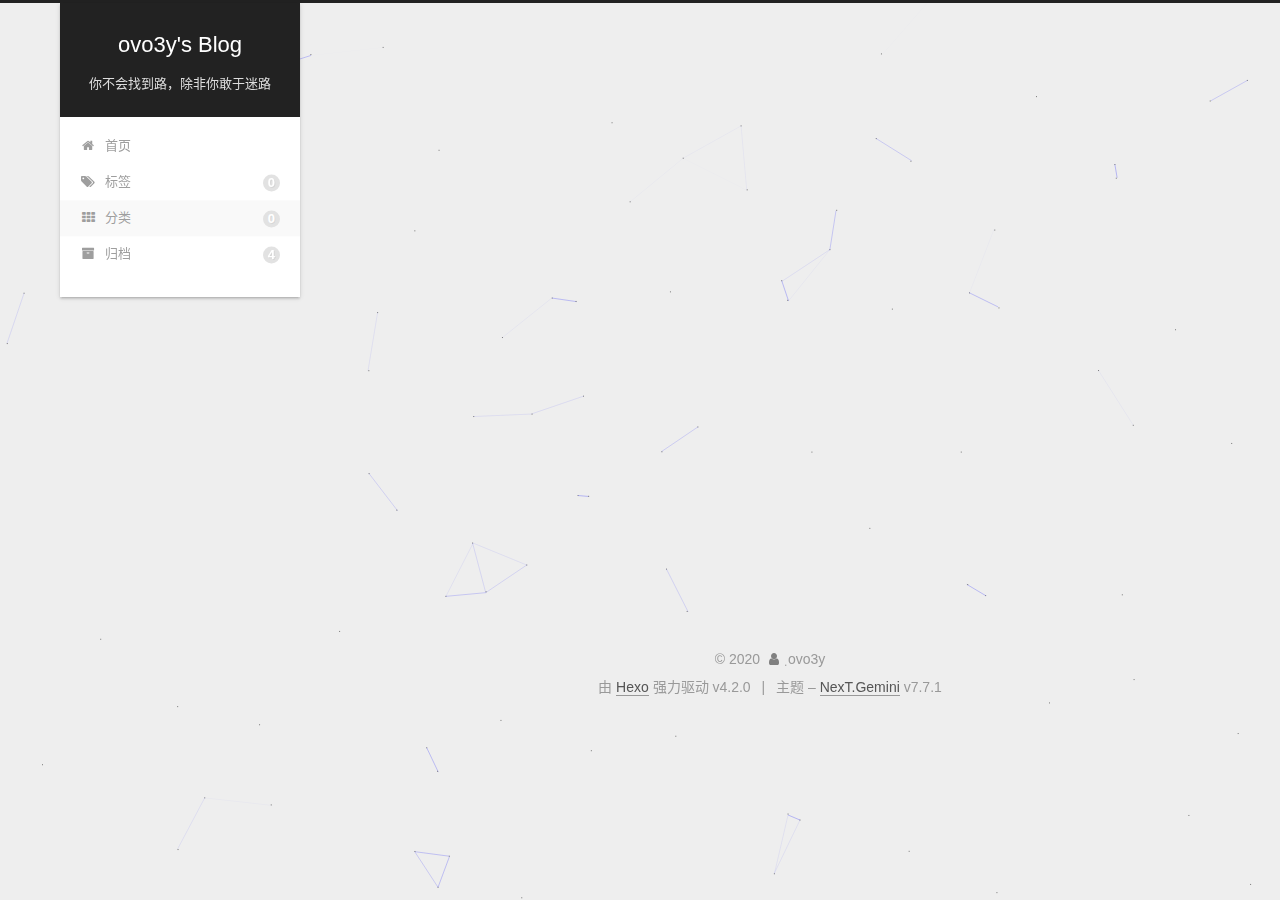
<file: categories/index.html>
<!DOCTYPE html>
<html lang="zh-CN">
<head>
  <meta charset="UTF-8">
<meta name="viewport" content="width=device-width, initial-scale=1, maximum-scale=2">
<meta name="theme-color" content="#222">
<meta name="generator" content="Hexo 4.2.0">
  <link rel="apple-touch-icon" sizes="180x180" href="/images/apple-touch-icon-next.png">
  <link rel="icon" type="image/png" sizes="32x32" href="/images/favicon-32x32-next.png">
  <link rel="icon" type="image/png" sizes="16x16" href="/images/favicon-16x16-next.png">
  <link rel="mask-icon" href="/images/logo.svg" color="#222">

<link rel="stylesheet" href="/css/main.css">


<link rel="stylesheet" href="/lib/font-awesome/css/font-awesome.min.css">


<script id="hexo-configurations">
  var NexT = window.NexT || {};
  var CONFIG = {
    hostname: new URL('http://yoursite.com').hostname,
    root: '/',
    scheme: 'Gemini',
    version: '7.7.1',
    exturl: false,
    sidebar: {"position":"left","display":"post","padding":18,"offset":12,"onmobile":false},
    copycode: {"enable":false,"show_result":false,"style":null},
    back2top: {"enable":true,"sidebar":false,"scrollpercent":false},
    bookmark: {"enable":false,"color":"#222","save":"auto"},
    fancybox: false,
    mediumzoom: false,
    lazyload: false,
    pangu: false,
    comments: {"style":"tabs","active":null,"storage":true,"lazyload":false,"nav":null},
    algolia: {
      appID: '',
      apiKey: '',
      indexName: '',
      hits: {"per_page":10},
      labels: {"input_placeholder":"Search for Posts","hits_empty":"We didn't find any results for the search: ${query}","hits_stats":"${hits} results found in ${time} ms"}
    },
    localsearch: {"enable":false,"trigger":"auto","top_n_per_article":1,"unescape":false,"preload":false},
    path: '',
    motion: {"enable":true,"async":false,"transition":{"post_block":"fadeIn","post_header":"slideDownIn","post_body":"slideDownIn","coll_header":"slideLeftIn","sidebar":"slideUpIn"}}
  };
</script>

  <meta name="description" content="Believe in yourself">
<meta property="og:type" content="website">
<meta property="og:title" content="categories">
<meta property="og:url" content="http://yoursite.com/categories/index.html">
<meta property="og:site_name" content="ovo3y&#39;s Blog">
<meta property="og:description" content="Believe in yourself">
<meta property="og:locale" content="zh_CN">
<meta property="article:published_time" content="2020-02-04T09:54:25.000Z">
<meta property="article:modified_time" content="2020-02-04T09:54:25.981Z">
<meta property="article:author" content="ovo3y">
<meta name="twitter:card" content="summary">

<link rel="canonical" href="http://yoursite.com/categories/">


<script id="page-configurations">
  // https://hexo.io/docs/variables.html
  CONFIG.page = {
    sidebar: "",
    isHome: false,
    isPost: false
  };
</script>

  <title>categories | ovo3y's Blog
  </title>
  






  <noscript>
  <style>
  .use-motion .brand,
  .use-motion .menu-item,
  .sidebar-inner,
  .use-motion .post-block,
  .use-motion .pagination,
  .use-motion .comments,
  .use-motion .post-header,
  .use-motion .post-body,
  .use-motion .collection-header { opacity: initial; }

  .use-motion .site-title,
  .use-motion .site-subtitle {
    opacity: initial;
    top: initial;
  }

  .use-motion .logo-line-before i { left: initial; }
  .use-motion .logo-line-after i { right: initial; }
  </style>
</noscript>

</head>

<body itemscope itemtype="http://schema.org/WebPage">
  <div class="container use-motion">
    <div class="headband"></div>

    <header class="header" itemscope itemtype="http://schema.org/WPHeader">
      <div class="header-inner"><div class="site-brand-container">
  <div class="site-meta">

    <div>
      <a href="/" class="brand" rel="start">
        <span class="logo-line-before"><i></i></span>
        <span class="site-title">ovo3y's Blog</span>
        <span class="logo-line-after"><i></i></span>
      </a>
    </div>
        <p class="site-subtitle">你不会找到路，除非你敢于迷路</p>
  </div>

  <div class="site-nav-toggle">
    <div class="toggle" aria-label="切换导航栏">
      <span class="toggle-line toggle-line-first"></span>
      <span class="toggle-line toggle-line-middle"></span>
      <span class="toggle-line toggle-line-last"></span>
    </div>
  </div>
</div>


<nav class="site-nav">
  
  <ul id="menu" class="menu">
        <li class="menu-item menu-item-home">

    <a href="/" rel="section"><i class="fa fa-fw fa-home"></i>首页</a>

  </li>
        <li class="menu-item menu-item-tags">

    <a href="/tags/" rel="section"><i class="fa fa-fw fa-tags"></i>标签<span class="badge">0</span></a>

  </li>
        <li class="menu-item menu-item-categories">

    <a href="/categories/" rel="section"><i class="fa fa-fw fa-th"></i>分类<span class="badge">0</span></a>

  </li>
        <li class="menu-item menu-item-archives">

    <a href="/archives/" rel="section"><i class="fa fa-fw fa-archive"></i>归档<span class="badge">4</span></a>

  </li>
  </ul>

</nav>
</div>
    </header>

    
  <div class="back-to-top">
    <i class="fa fa-arrow-up"></i>
    <span>0%</span>
  </div>


    <main class="main">
      <div class="main-inner">
        <div class="content-wrap">
          
  
  

          <div class="content">
            

  <div class="posts-expand">
    
    
    
    <div class="post-block" lang="zh-CN">
      <header class="post-header">

<h1 class="post-title" itemprop="name headline">categories
</h1>

<div class="post-meta">
  

</div>

</header>

      
      
      
      <div class="post-body">
          
      </div>
      
      
      
    </div>
    

    
    
    
  </div>


          </div>
          

<script>
  window.addEventListener('tabs:register', () => {
    let activeClass = CONFIG.comments.activeClass;
    if (CONFIG.comments.storage) {
      activeClass = localStorage.getItem('comments_active') || activeClass;
    }
    if (activeClass) {
      let activeTab = document.querySelector(`a[href="#comment-${activeClass}"]`);
      if (activeTab) {
        activeTab.click();
      }
    }
  });
  if (CONFIG.comments.storage) {
    window.addEventListener('tabs:click', event => {
      if (!event.target.matches('.tabs-comment .tab-content .tab-pane')) return;
      let commentClass = event.target.classList[1];
      localStorage.setItem('comments_active', commentClass);
    });
  }
</script>

        </div>
          
  
  <div class="toggle sidebar-toggle">
    <span class="toggle-line toggle-line-first"></span>
    <span class="toggle-line toggle-line-middle"></span>
    <span class="toggle-line toggle-line-last"></span>
  </div>

  <aside class="sidebar">
    <div class="sidebar-inner">

      <ul class="sidebar-nav motion-element">
        <li class="sidebar-nav-toc">
          文章目录
        </li>
        <li class="sidebar-nav-overview">
          站点概览
        </li>
      </ul>

      <!--noindex-->
      <div class="post-toc-wrap sidebar-panel">
      </div>
      <!--/noindex-->

      <div class="site-overview-wrap sidebar-panel">
        <div class="site-author motion-element" itemprop="author" itemscope itemtype="http://schema.org/Person">
    <img class="site-author-image" itemprop="image" alt="ovo3y"
      src="/images/touxiang.JPG">
  <p class="site-author-name" itemprop="name">ovo3y</p>
  <div class="site-description" itemprop="description">Believe in yourself</div>
</div>
<div class="site-state-wrap motion-element">
  <nav class="site-state">
      <div class="site-state-item site-state-posts">
          <a href="/archives/">
        
          <span class="site-state-item-count">4</span>
          <span class="site-state-item-name">日志</span>
        </a>
      </div>
  </nav>
</div>
  <div class="links-of-author motion-element">
      <span class="links-of-author-item">
        <a href="https://github.com/ovo3y" title="GitHub → https:&#x2F;&#x2F;github.com&#x2F;ovo3y" rel="noopener" target="_blank"><i class="fa fa-fw fa-github"></i>GitHub</a>
      </span>
      <span class="links-of-author-item">
        <a href="https://weibo.com/ovo3y" title="Weibo → https:&#x2F;&#x2F;weibo.com&#x2F;ovo3y" rel="noopener" target="_blank"><i class="fa fa-fw fa-weibo"></i>Weibo</a>
      </span>
  </div>



      </div>

    </div>
  </aside>
  <div id="sidebar-dimmer"></div>


      </div>
    </main>

    <footer class="footer">
      <div class="footer-inner">
        

<div class="copyright">
  
  &copy; 
  <span itemprop="copyrightYear">2020</span>
  <span class="with-love">
    <i class="fa fa-user"></i>
  </span>
  <span class="author" itemprop="copyrightHolder">ovo3y</span>
</div>
  <div class="powered-by">由 <a href="https://hexo.io/" class="theme-link" rel="noopener" target="_blank">Hexo</a> 强力驱动 v4.2.0
  </div>
  <span class="post-meta-divider">|</span>
  <div class="theme-info">主题 – <a href="https://theme-next.org/" class="theme-link" rel="noopener" target="_blank">NexT.Gemini</a> v7.7.1
  </div>

        








      </div>
    </footer>
  </div>

  
  
  <script color='0,0,255' opacity='0.5' zIndex='-1' count='99' src="/lib/canvas-nest/canvas-nest.min.js"></script>
  <script src="/lib/anime.min.js"></script>
  <script src="/lib/velocity/velocity.min.js"></script>
  <script src="/lib/velocity/velocity.ui.min.js"></script>

<script src="/js/utils.js"></script>

<script src="/js/motion.js"></script>


<script src="/js/schemes/pisces.js"></script>


<script src="/js/next-boot.js"></script>




  















  

  

</body>
</html>
</file>
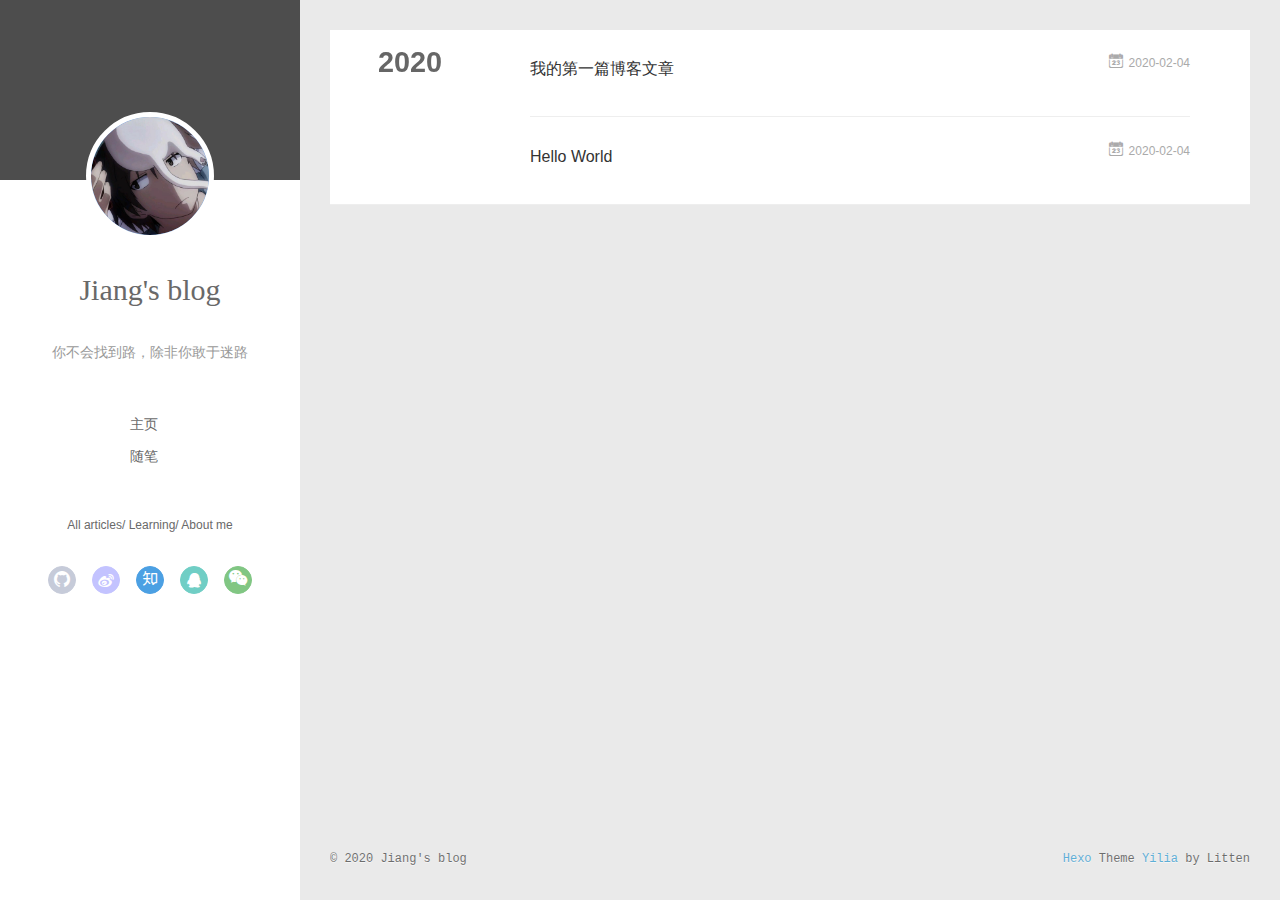
<file: archives/2020/index.html>
<!DOCTYPE html>
<html>
<head>
  <meta charset="utf-8">
  
  <meta name="renderer" content="webkit">
  <meta http-equiv="X-UA-Compatible" content="IE=edge" >
  <link rel="dns-prefetch" href="http://yoursite.com">
  <title>Archives: 2020 | Study Notes</title>
  <meta name="viewport" content="width=device-width, initial-scale=1, maximum-scale=1">
  <meta name="description" content="Believe in yourself">
<meta property="og:type" content="website">
<meta property="og:title" content="Study Notes">
<meta property="og:url" content="http://yoursite.com/archives/2020/index.html">
<meta property="og:site_name" content="Study Notes">
<meta property="og:description" content="Believe in yourself">
<meta property="og:locale" content="en_US">
<meta property="article:author" content="Jiang&#39;s blog">
<meta name="twitter:card" content="summary">
  
    <link rel="alternative" href="/atom.xml" title="Study Notes" type="application/atom+xml">
  
  
    <link rel="icon" href="/favicon.png">
  
  <link rel="stylesheet" type="text/css" href="/./main.0cf68a.css">
  <style type="text/css">
  
    #container.show {
      background: linear-gradient(200deg,#ccc,#000);
    }
  </style>
  

  

<meta name="generator" content="Hexo 4.2.0"></head>

<body>
  <div id="container" q-class="show:isCtnShow">
    <canvas id="anm-canvas" class="anm-canvas"></canvas>
    <div class="left-col" q-class="show:isShow">
      
<div class="overlay" style="background: #4d4d4d"></div>
<div class="intrude-less">
	<header id="header" class="inner">
		<a href="/" class="profilepic">
			<img src="/img/touxiang.JPG" class="js-avatar">
		</a>
		<hgroup>
		  <h1 class="header-author"><a href="/">Jiang&#39;s blog</a></h1>
		</hgroup>
		
		<p class="header-subtitle">你不会找到路，除非你敢于迷路</p>
		

		<nav class="header-menu">
			<ul>
			
				<li><a href="/">主页</a></li>
	        
				<li><a href="/tags/%E9%9A%8F%E7%AC%94/">随笔</a></li>
	        
			</ul>
		</nav>
		<nav class="header-smart-menu">
    		
    			
    			<a q-on="click: openSlider(e, 'innerArchive')" href="javascript:void(0)">All articles</a>
    			
            
    			
    			<a q-on="click: openSlider(e, 'friends')" href="javascript:void(0)">Learning</a>
    			
            
    			
    			<a q-on="click: openSlider(e, 'aboutme')" href="javascript:void(0)">About me</a>
    			
            
		</nav>
		<nav class="header-nav">
			<div class="social">
				
					<a class="github" target="_blank" href="https://github.com/ovo3y" title="github"><i class="icon-github"></i></a>
		        
					<a class="weibo" target="_blank" href="https://weibo.com/5232064023/profile?rightmod=1&wvr=6&mod=personinfo" title="weibo"><i class="icon-weibo"></i></a>
		        
					<a class="zhihu" target="_blank" href="https://www.zhihu.com/people/sui-xin-suo-yu-80-79" title="zhihu"><i class="icon-zhihu"></i></a>
		        
					<a class="qq" target="_blank" href="/QQ:1061268907" title="qq"><i class="icon-qq"></i></a>
		        
					<a class="weixin" target="_blank" href="/Wechat:vip158987" title="weixin"><i class="icon-weixin"></i></a>
		        
			</div>
		</nav>
	</header>		
</div>

    </div>
    <div class="mid-col" q-class="show:isShow,hide:isShow|isFalse">
      
<nav id="mobile-nav">
  	<div class="overlay js-overlay" style="background: #4d4d4d"></div>
	<div class="btnctn js-mobile-btnctn">
  		<div class="slider-trigger list" q-on="click: openSlider(e)"><i class="icon icon-sort"></i></div>
	</div>
	<div class="intrude-less">
		<header id="header" class="inner">
			<div class="profilepic">
				<img src="/img/touxiang.JPG" class="js-avatar">
			</div>
			<hgroup>
			  <h1 class="header-author js-header-author">Jiang&#39;s blog</h1>
			</hgroup>
			
			<p class="header-subtitle"><i class="icon icon-quo-left"></i>你不会找到路，除非你敢于迷路<i class="icon icon-quo-right"></i></p>
			
			
			
				
			
				
			
			
			
			<nav class="header-nav">
				<div class="social">
					
						<a class="github" target="_blank" href="https://github.com/ovo3y" title="github"><i class="icon-github"></i></a>
			        
						<a class="weibo" target="_blank" href="https://weibo.com/5232064023/profile?rightmod=1&wvr=6&mod=personinfo" title="weibo"><i class="icon-weibo"></i></a>
			        
						<a class="zhihu" target="_blank" href="https://www.zhihu.com/people/sui-xin-suo-yu-80-79" title="zhihu"><i class="icon-zhihu"></i></a>
			        
						<a class="qq" target="_blank" href="/QQ:1061268907" title="qq"><i class="icon-qq"></i></a>
			        
						<a class="weixin" target="_blank" href="/Wechat:vip158987" title="weixin"><i class="icon-weixin"></i></a>
			        
				</div>
			</nav>

			<nav class="header-menu js-header-menu">
				<ul style="width: 50%">
				
				
					<li style="width: 50%"><a href="/">主页</a></li>
		        
					<li style="width: 50%"><a href="/tags/%E9%9A%8F%E7%AC%94/">随笔</a></li>
		        
				</ul>
			</nav>
		</header>				
	</div>
	<div class="mobile-mask" style="display:none" q-show="isShow"></div>
</nav>

      <div id="wrapper" class="body-wrap">
        <div class="menu-l">
          <div class="canvas-wrap">
            <canvas data-colors="#eaeaea" data-sectionHeight="100" data-contentId="js-content" id="myCanvas1" class="anm-canvas"></canvas>
          </div>
          <div id="js-content" class="content-ll">
            
  
  
    
    
      
      
      <section class="archives-wrap">
        <div class="archive-year-wrap">
          <a href="/archives/2020" class="archive-year">2020</a>
        </div>
        <div class="archives">
    
    <article class="archive-article archive-type-post">
  <div class="archive-article-inner">
    <header class="archive-article-header">
      	<div class="article-meta">
	      	<a href="/2020/02/04/%E6%88%91%E7%9A%84%E7%AC%AC%E4%B8%80%E7%AF%87%E5%8D%9A%E5%AE%A2%E6%96%87%E7%AB%A0/" class="archive-article-date">
  	<time datetime="2020-02-04T07:26:29.000Z" itemprop="datePublished"><i class="icon-calendar icon"></i>2020-02-04</time>
</a>
        </div>
    	 
  
    <h1 itemprop="name">
      <a class="archive-article-title" href="/2020/02/04/%E6%88%91%E7%9A%84%E7%AC%AC%E4%B8%80%E7%AF%87%E5%8D%9A%E5%AE%A2%E6%96%87%E7%AB%A0/">我的第一篇博客文章</a>
    </h1>
  

        <div class="article-info info-on-right">
          
          

        </div>
        <div class="clearfix"></div>
    </header>
  </div>
</article>
  
    
    
    <article class="archive-article archive-type-post">
  <div class="archive-article-inner">
    <header class="archive-article-header">
      	<div class="article-meta">
	      	<a href="/2020/02/04/hello-world/" class="archive-article-date">
  	<time datetime="2020-02-04T07:20:21.691Z" itemprop="datePublished"><i class="icon-calendar icon"></i>2020-02-04</time>
</a>
        </div>
    	 
  
    <h1 itemprop="name">
      <a class="archive-article-title" href="/2020/02/04/hello-world/">Hello World</a>
    </h1>
  

        <div class="article-info info-on-right">
          
          

        </div>
        <div class="clearfix"></div>
    </header>
  </div>
</article>
  
  
    </div></section>
  

    


          </div>
        </div>
      </div>
      <footer id="footer">
  <div class="outer">
    <div id="footer-info">
    	<div class="footer-left">
    		&copy; 2020 Jiang&#39;s blog
    	</div>
      	<div class="footer-right">
      		<a href="http://hexo.io/" target="_blank">Hexo</a>  Theme <a href="https://github.com/litten/hexo-theme-yilia" target="_blank">Yilia</a> by Litten
      	</div>
    </div>
  </div>
</footer>
    </div>
    <script>
	var yiliaConfig = {
		mathjax: false,
		isHome: false,
		isPost: false,
		isArchive: true,
		isTag: false,
		isCategory: false,
		open_in_new: false,
		toc_hide_index: true,
		root: "/",
		innerArchive: true,
		showTags: false
	}
</script>

<script>!function(t){function n(e){if(r[e])return r[e].exports;var i=r[e]={exports:{},id:e,loaded:!1};return t[e].call(i.exports,i,i.exports,n),i.loaded=!0,i.exports}var r={};n.m=t,n.c=r,n.p="./",n(0)}([function(t,n,r){r(195),t.exports=r(191)},function(t,n,r){var e=r(3),i=r(52),o=r(27),u=r(28),c=r(53),f="prototype",a=function(t,n,r){var s,l,h,v,p=t&a.F,d=t&a.G,y=t&a.S,g=t&a.P,b=t&a.B,m=d?e:y?e[n]||(e[n]={}):(e[n]||{})[f],x=d?i:i[n]||(i[n]={}),w=x[f]||(x[f]={});d&&(r=n);for(s in r)l=!p&&m&&void 0!==m[s],h=(l?m:r)[s],v=b&&l?c(h,e):g&&"function"==typeof h?c(Function.call,h):h,m&&u(m,s,h,t&a.U),x[s]!=h&&o(x,s,v),g&&w[s]!=h&&(w[s]=h)};e.core=i,a.F=1,a.G=2,a.S=4,a.P=8,a.B=16,a.W=32,a.U=64,a.R=128,t.exports=a},function(t,n,r){var e=r(6);t.exports=function(t){if(!e(t))throw TypeError(t+" is not an object!");return t}},function(t,n){var r=t.exports="undefined"!=typeof window&&window.Math==Math?window:"undefined"!=typeof self&&self.Math==Math?self:Function("return this")();"number"==typeof __g&&(__g=r)},function(t,n){t.exports=function(t){try{return!!t()}catch(t){return!0}}},function(t,n){var r=t.exports="undefined"!=typeof window&&window.Math==Math?window:"undefined"!=typeof self&&self.Math==Math?self:Function("return this")();"number"==typeof __g&&(__g=r)},function(t,n){t.exports=function(t){return"object"==typeof t?null!==t:"function"==typeof t}},function(t,n,r){var e=r(126)("wks"),i=r(76),o=r(3).Symbol,u="function"==typeof o;(t.exports=function(t){return e[t]||(e[t]=u&&o[t]||(u?o:i)("Symbol."+t))}).store=e},function(t,n){var r={}.hasOwnProperty;t.exports=function(t,n){return r.call(t,n)}},function(t,n,r){var e=r(94),i=r(33);t.exports=function(t){return e(i(t))}},function(t,n,r){t.exports=!r(4)(function(){return 7!=Object.defineProperty({},"a",{get:function(){return 7}}).a})},function(t,n,r){var e=r(2),i=r(167),o=r(50),u=Object.defineProperty;n.f=r(10)?Object.defineProperty:function(t,n,r){if(e(t),n=o(n,!0),e(r),i)try{return u(t,n,r)}catch(t){}if("get"in r||"set"in r)throw TypeError("Accessors not supported!");return"value"in r&&(t[n]=r.value),t}},function(t,n,r){t.exports=!r(18)(function(){return 7!=Object.defineProperty({},"a",{get:function(){return 7}}).a})},function(t,n,r){var e=r(14),i=r(22);t.exports=r(12)?function(t,n,r){return e.f(t,n,i(1,r))}:function(t,n,r){return t[n]=r,t}},function(t,n,r){var e=r(20),i=r(58),o=r(42),u=Object.defineProperty;n.f=r(12)?Object.defineProperty:function(t,n,r){if(e(t),n=o(n,!0),e(r),i)try{return u(t,n,r)}catch(t){}if("get"in r||"set"in r)throw TypeError("Accessors not supported!");return"value"in r&&(t[n]=r.value),t}},function(t,n,r){var e=r(40)("wks"),i=r(23),o=r(5).Symbol,u="function"==typeof o;(t.exports=function(t){return e[t]||(e[t]=u&&o[t]||(u?o:i)("Symbol."+t))}).store=e},function(t,n,r){var e=r(67),i=Math.min;t.exports=function(t){return t>0?i(e(t),9007199254740991):0}},function(t,n,r){var e=r(46);t.exports=function(t){return Object(e(t))}},function(t,n){t.exports=function(t){try{return!!t()}catch(t){return!0}}},function(t,n,r){var e=r(63),i=r(34);t.exports=Object.keys||function(t){return e(t,i)}},function(t,n,r){var e=r(21);t.exports=function(t){if(!e(t))throw TypeError(t+" is not an object!");return t}},function(t,n){t.exports=function(t){return"object"==typeof t?null!==t:"function"==typeof t}},function(t,n){t.exports=function(t,n){return{enumerable:!(1&t),configurable:!(2&t),writable:!(4&t),value:n}}},function(t,n){var r=0,e=Math.random();t.exports=function(t){return"Symbol(".concat(void 0===t?"":t,")_",(++r+e).toString(36))}},function(t,n){var r={}.hasOwnProperty;t.exports=function(t,n){return r.call(t,n)}},function(t,n){var r=t.exports={version:"2.4.0"};"number"==typeof __e&&(__e=r)},function(t,n){t.exports=function(t){if("function"!=typeof t)throw TypeError(t+" is not a function!");return t}},function(t,n,r){var e=r(11),i=r(66);t.exports=r(10)?function(t,n,r){return e.f(t,n,i(1,r))}:function(t,n,r){return t[n]=r,t}},function(t,n,r){var e=r(3),i=r(27),o=r(24),u=r(76)("src"),c="toString",f=Function[c],a=(""+f).split(c);r(52).inspectSource=function(t){return f.call(t)},(t.exports=function(t,n,r,c){var f="function"==typeof r;f&&(o(r,"name")||i(r,"name",n)),t[n]!==r&&(f&&(o(r,u)||i(r,u,t[n]?""+t[n]:a.join(String(n)))),t===e?t[n]=r:c?t[n]?t[n]=r:i(t,n,r):(delete t[n],i(t,n,r)))})(Function.prototype,c,function(){return"function"==typeof this&&this[u]||f.call(this)})},function(t,n,r){var e=r(1),i=r(4),o=r(46),u=function(t,n,r,e){var i=String(o(t)),u="<"+n;return""!==r&&(u+=" "+r+'="'+String(e).replace(/"/g,"&quot;")+'"'),u+">"+i+"</"+n+">"};t.exports=function(t,n){var r={};r[t]=n(u),e(e.P+e.F*i(function(){var n=""[t]('"');return n!==n.toLowerCase()||n.split('"').length>3}),"String",r)}},function(t,n,r){var e=r(115),i=r(46);t.exports=function(t){return e(i(t))}},function(t,n,r){var e=r(116),i=r(66),o=r(30),u=r(50),c=r(24),f=r(167),a=Object.getOwnPropertyDescriptor;n.f=r(10)?a:function(t,n){if(t=o(t),n=u(n,!0),f)try{return a(t,n)}catch(t){}if(c(t,n))return i(!e.f.call(t,n),t[n])}},function(t,n,r){var e=r(24),i=r(17),o=r(145)("IE_PROTO"),u=Object.prototype;t.exports=Object.getPrototypeOf||function(t){return t=i(t),e(t,o)?t[o]:"function"==typeof t.constructor&&t instanceof t.constructor?t.constructor.prototype:t instanceof Object?u:null}},function(t,n){t.exports=function(t){if(void 0==t)throw TypeError("Can't call method on  "+t);return t}},function(t,n){t.exports="constructor,hasOwnProperty,isPrototypeOf,propertyIsEnumerable,toLocaleString,toString,valueOf".split(",")},function(t,n){t.exports={}},function(t,n){t.exports=!0},function(t,n){n.f={}.propertyIsEnumerable},function(t,n,r){var e=r(14).f,i=r(8),o=r(15)("toStringTag");t.exports=function(t,n,r){t&&!i(t=r?t:t.prototype,o)&&e(t,o,{configurable:!0,value:n})}},function(t,n,r){var e=r(40)("keys"),i=r(23);t.exports=function(t){return e[t]||(e[t]=i(t))}},function(t,n,r){var e=r(5),i="__core-js_shared__",o=e[i]||(e[i]={});t.exports=function(t){return o[t]||(o[t]={})}},function(t,n){var r=Math.ceil,e=Math.floor;t.exports=function(t){return isNaN(t=+t)?0:(t>0?e:r)(t)}},function(t,n,r){var e=r(21);t.exports=function(t,n){if(!e(t))return t;var r,i;if(n&&"function"==typeof(r=t.toString)&&!e(i=r.call(t)))return i;if("function"==typeof(r=t.valueOf)&&!e(i=r.call(t)))return i;if(!n&&"function"==typeof(r=t.toString)&&!e(i=r.call(t)))return i;throw TypeError("Can't convert object to primitive value")}},function(t,n,r){var e=r(5),i=r(25),o=r(36),u=r(44),c=r(14).f;t.exports=function(t){var n=i.Symbol||(i.Symbol=o?{}:e.Symbol||{});"_"==t.charAt(0)||t in n||c(n,t,{value:u.f(t)})}},function(t,n,r){n.f=r(15)},function(t,n){var r={}.toString;t.exports=function(t){return r.call(t).slice(8,-1)}},function(t,n){t.exports=function(t){if(void 0==t)throw TypeError("Can't call method on  "+t);return t}},function(t,n,r){var e=r(4);t.exports=function(t,n){return!!t&&e(function(){n?t.call(null,function(){},1):t.call(null)})}},function(t,n,r){var e=r(53),i=r(115),o=r(17),u=r(16),c=r(203);t.exports=function(t,n){var r=1==t,f=2==t,a=3==t,s=4==t,l=6==t,h=5==t||l,v=n||c;return function(n,c,p){for(var d,y,g=o(n),b=i(g),m=e(c,p,3),x=u(b.length),w=0,S=r?v(n,x):f?v(n,0):void 0;x>w;w++)if((h||w in b)&&(d=b[w],y=m(d,w,g),t))if(r)S[w]=y;else if(y)switch(t){case 3:return!0;case 5:return d;case 6:return w;case 2:S.push(d)}else if(s)return!1;return l?-1:a||s?s:S}}},function(t,n,r){var e=r(1),i=r(52),o=r(4);t.exports=function(t,n){var r=(i.Object||{})[t]||Object[t],u={};u[t]=n(r),e(e.S+e.F*o(function(){r(1)}),"Object",u)}},function(t,n,r){var e=r(6);t.exports=function(t,n){if(!e(t))return t;var r,i;if(n&&"function"==typeof(r=t.toString)&&!e(i=r.call(t)))return i;if("function"==typeof(r=t.valueOf)&&!e(i=r.call(t)))return i;if(!n&&"function"==typeof(r=t.toString)&&!e(i=r.call(t)))return i;throw TypeError("Can't convert object to primitive value")}},function(t,n,r){var e=r(5),i=r(25),o=r(91),u=r(13),c="prototype",f=function(t,n,r){var a,s,l,h=t&f.F,v=t&f.G,p=t&f.S,d=t&f.P,y=t&f.B,g=t&f.W,b=v?i:i[n]||(i[n]={}),m=b[c],x=v?e:p?e[n]:(e[n]||{})[c];v&&(r=n);for(a in r)(s=!h&&x&&void 0!==x[a])&&a in b||(l=s?x[a]:r[a],b[a]=v&&"function"!=typeof x[a]?r[a]:y&&s?o(l,e):g&&x[a]==l?function(t){var n=function(n,r,e){if(this instanceof t){switch(arguments.length){case 0:return new t;case 1:return new t(n);case 2:return new t(n,r)}return new t(n,r,e)}return t.apply(this,arguments)};return n[c]=t[c],n}(l):d&&"function"==typeof l?o(Function.call,l):l,d&&((b.virtual||(b.virtual={}))[a]=l,t&f.R&&m&&!m[a]&&u(m,a,l)))};f.F=1,f.G=2,f.S=4,f.P=8,f.B=16,f.W=32,f.U=64,f.R=128,t.exports=f},function(t,n){var r=t.exports={version:"2.4.0"};"number"==typeof __e&&(__e=r)},function(t,n,r){var e=r(26);t.exports=function(t,n,r){if(e(t),void 0===n)return t;switch(r){case 1:return function(r){return t.call(n,r)};case 2:return function(r,e){return t.call(n,r,e)};case 3:return function(r,e,i){return t.call(n,r,e,i)}}return function(){return t.apply(n,arguments)}}},function(t,n,r){var e=r(183),i=r(1),o=r(126)("metadata"),u=o.store||(o.store=new(r(186))),c=function(t,n,r){var i=u.get(t);if(!i){if(!r)return;u.set(t,i=new e)}var o=i.get(n);if(!o){if(!r)return;i.set(n,o=new e)}return o},f=function(t,n,r){var e=c(n,r,!1);return void 0!==e&&e.has(t)},a=function(t,n,r){var e=c(n,r,!1);return void 0===e?void 0:e.get(t)},s=function(t,n,r,e){c(r,e,!0).set(t,n)},l=function(t,n){var r=c(t,n,!1),e=[];return r&&r.forEach(function(t,n){e.push(n)}),e},h=function(t){return void 0===t||"symbol"==typeof t?t:String(t)},v=function(t){i(i.S,"Reflect",t)};t.exports={store:u,map:c,has:f,get:a,set:s,keys:l,key:h,exp:v}},function(t,n,r){"use strict";if(r(10)){var e=r(69),i=r(3),o=r(4),u=r(1),c=r(127),f=r(152),a=r(53),s=r(68),l=r(66),h=r(27),v=r(73),p=r(67),d=r(16),y=r(75),g=r(50),b=r(24),m=r(180),x=r(114),w=r(6),S=r(17),_=r(137),O=r(70),E=r(32),P=r(71).f,j=r(154),F=r(76),M=r(7),A=r(48),N=r(117),T=r(146),I=r(155),k=r(80),L=r(123),R=r(74),C=r(130),D=r(160),U=r(11),W=r(31),G=U.f,B=W.f,V=i.RangeError,z=i.TypeError,q=i.Uint8Array,K="ArrayBuffer",J="Shared"+K,Y="BYTES_PER_ELEMENT",H="prototype",$=Array[H],X=f.ArrayBuffer,Q=f.DataView,Z=A(0),tt=A(2),nt=A(3),rt=A(4),et=A(5),it=A(6),ot=N(!0),ut=N(!1),ct=I.values,ft=I.keys,at=I.entries,st=$.lastIndexOf,lt=$.reduce,ht=$.reduceRight,vt=$.join,pt=$.sort,dt=$.slice,yt=$.toString,gt=$.toLocaleString,bt=M("iterator"),mt=M("toStringTag"),xt=F("typed_constructor"),wt=F("def_constructor"),St=c.CONSTR,_t=c.TYPED,Ot=c.VIEW,Et="Wrong length!",Pt=A(1,function(t,n){return Tt(T(t,t[wt]),n)}),jt=o(function(){return 1===new q(new Uint16Array([1]).buffer)[0]}),Ft=!!q&&!!q[H].set&&o(function(){new q(1).set({})}),Mt=function(t,n){if(void 0===t)throw z(Et);var r=+t,e=d(t);if(n&&!m(r,e))throw V(Et);return e},At=function(t,n){var r=p(t);if(r<0||r%n)throw V("Wrong offset!");return r},Nt=function(t){if(w(t)&&_t in t)return t;throw z(t+" is not a typed array!")},Tt=function(t,n){if(!(w(t)&&xt in t))throw z("It is not a typed array constructor!");return new t(n)},It=function(t,n){return kt(T(t,t[wt]),n)},kt=function(t,n){for(var r=0,e=n.length,i=Tt(t,e);e>r;)i[r]=n[r++];return i},Lt=function(t,n,r){G(t,n,{get:function(){return this._d[r]}})},Rt=function(t){var n,r,e,i,o,u,c=S(t),f=arguments.length,s=f>1?arguments[1]:void 0,l=void 0!==s,h=j(c);if(void 0!=h&&!_(h)){for(u=h.call(c),e=[],n=0;!(o=u.next()).done;n++)e.push(o.value);c=e}for(l&&f>2&&(s=a(s,arguments[2],2)),n=0,r=d(c.length),i=Tt(this,r);r>n;n++)i[n]=l?s(c[n],n):c[n];return i},Ct=function(){for(var t=0,n=arguments.length,r=Tt(this,n);n>t;)r[t]=arguments[t++];return r},Dt=!!q&&o(function(){gt.call(new q(1))}),Ut=function(){return gt.apply(Dt?dt.call(Nt(this)):Nt(this),arguments)},Wt={copyWithin:function(t,n){return D.call(Nt(this),t,n,arguments.length>2?arguments[2]:void 0)},every:function(t){return rt(Nt(this),t,arguments.length>1?arguments[1]:void 0)},fill:function(t){return C.apply(Nt(this),arguments)},filter:function(t){return It(this,tt(Nt(this),t,arguments.length>1?arguments[1]:void 0))},find:function(t){return et(Nt(this),t,arguments.length>1?arguments[1]:void 0)},findIndex:function(t){return it(Nt(this),t,arguments.length>1?arguments[1]:void 0)},forEach:function(t){Z(Nt(this),t,arguments.length>1?arguments[1]:void 0)},indexOf:function(t){return ut(Nt(this),t,arguments.length>1?arguments[1]:void 0)},includes:function(t){return ot(Nt(this),t,arguments.length>1?arguments[1]:void 0)},join:function(t){return vt.apply(Nt(this),arguments)},lastIndexOf:function(t){return st.apply(Nt(this),arguments)},map:function(t){return Pt(Nt(this),t,arguments.length>1?arguments[1]:void 0)},reduce:function(t){return lt.apply(Nt(this),arguments)},reduceRight:function(t){return ht.apply(Nt(this),arguments)},reverse:function(){for(var t,n=this,r=Nt(n).length,e=Math.floor(r/2),i=0;i<e;)t=n[i],n[i++]=n[--r],n[r]=t;return n},some:function(t){return nt(Nt(this),t,arguments.length>1?arguments[1]:void 0)},sort:function(t){return pt.call(Nt(this),t)},subarray:function(t,n){var r=Nt(this),e=r.length,i=y(t,e);return new(T(r,r[wt]))(r.buffer,r.byteOffset+i*r.BYTES_PER_ELEMENT,d((void 0===n?e:y(n,e))-i))}},Gt=function(t,n){return It(this,dt.call(Nt(this),t,n))},Bt=function(t){Nt(this);var n=At(arguments[1],1),r=this.length,e=S(t),i=d(e.length),o=0;if(i+n>r)throw V(Et);for(;o<i;)this[n+o]=e[o++]},Vt={entries:function(){return at.call(Nt(this))},keys:function(){return ft.call(Nt(this))},values:function(){return ct.call(Nt(this))}},zt=function(t,n){return w(t)&&t[_t]&&"symbol"!=typeof n&&n in t&&String(+n)==String(n)},qt=function(t,n){return zt(t,n=g(n,!0))?l(2,t[n]):B(t,n)},Kt=function(t,n,r){return!(zt(t,n=g(n,!0))&&w(r)&&b(r,"value"))||b(r,"get")||b(r,"set")||r.configurable||b(r,"writable")&&!r.writable||b(r,"enumerable")&&!r.enumerable?G(t,n,r):(t[n]=r.value,t)};St||(W.f=qt,U.f=Kt),u(u.S+u.F*!St,"Object",{getOwnPropertyDescriptor:qt,defineProperty:Kt}),o(function(){yt.call({})})&&(yt=gt=function(){return vt.call(this)});var Jt=v({},Wt);v(Jt,Vt),h(Jt,bt,Vt.values),v(Jt,{slice:Gt,set:Bt,constructor:function(){},toString:yt,toLocaleString:Ut}),Lt(Jt,"buffer","b"),Lt(Jt,"byteOffset","o"),Lt(Jt,"byteLength","l"),Lt(Jt,"length","e"),G(Jt,mt,{get:function(){return this[_t]}}),t.exports=function(t,n,r,f){f=!!f;var a=t+(f?"Clamped":"")+"Array",l="Uint8Array"!=a,v="get"+t,p="set"+t,y=i[a],g=y||{},b=y&&E(y),m=!y||!c.ABV,S={},_=y&&y[H],j=function(t,r){var e=t._d;return e.v[v](r*n+e.o,jt)},F=function(t,r,e){var i=t._d;f&&(e=(e=Math.round(e))<0?0:e>255?255:255&e),i.v[p](r*n+i.o,e,jt)},M=function(t,n){G(t,n,{get:function(){return j(this,n)},set:function(t){return F(this,n,t)},enumerable:!0})};m?(y=r(function(t,r,e,i){s(t,y,a,"_d");var o,u,c,f,l=0,v=0;if(w(r)){if(!(r instanceof X||(f=x(r))==K||f==J))return _t in r?kt(y,r):Rt.call(y,r);o=r,v=At(e,n);var p=r.byteLength;if(void 0===i){if(p%n)throw V(Et);if((u=p-v)<0)throw V(Et)}else if((u=d(i)*n)+v>p)throw V(Et);c=u/n}else c=Mt(r,!0),u=c*n,o=new X(u);for(h(t,"_d",{b:o,o:v,l:u,e:c,v:new Q(o)});l<c;)M(t,l++)}),_=y[H]=O(Jt),h(_,"constructor",y)):L(function(t){new y(null),new y(t)},!0)||(y=r(function(t,r,e,i){s(t,y,a);var o;return w(r)?r instanceof X||(o=x(r))==K||o==J?void 0!==i?new g(r,At(e,n),i):void 0!==e?new g(r,At(e,n)):new g(r):_t in r?kt(y,r):Rt.call(y,r):new g(Mt(r,l))}),Z(b!==Function.prototype?P(g).concat(P(b)):P(g),function(t){t in y||h(y,t,g[t])}),y[H]=_,e||(_.constructor=y));var A=_[bt],N=!!A&&("values"==A.name||void 0==A.name),T=Vt.values;h(y,xt,!0),h(_,_t,a),h(_,Ot,!0),h(_,wt,y),(f?new y(1)[mt]==a:mt in _)||G(_,mt,{get:function(){return a}}),S[a]=y,u(u.G+u.W+u.F*(y!=g),S),u(u.S,a,{BYTES_PER_ELEMENT:n,from:Rt,of:Ct}),Y in _||h(_,Y,n),u(u.P,a,Wt),R(a),u(u.P+u.F*Ft,a,{set:Bt}),u(u.P+u.F*!N,a,Vt),u(u.P+u.F*(_.toString!=yt),a,{toString:yt}),u(u.P+u.F*o(function(){new y(1).slice()}),a,{slice:Gt}),u(u.P+u.F*(o(function(){return[1,2].toLocaleString()!=new y([1,2]).toLocaleString()})||!o(function(){_.toLocaleString.call([1,2])})),a,{toLocaleString:Ut}),k[a]=N?A:T,e||N||h(_,bt,T)}}else t.exports=function(){}},function(t,n){var r={}.toString;t.exports=function(t){return r.call(t).slice(8,-1)}},function(t,n,r){var e=r(21),i=r(5).document,o=e(i)&&e(i.createElement);t.exports=function(t){return o?i.createElement(t):{}}},function(t,n,r){t.exports=!r(12)&&!r(18)(function(){return 7!=Object.defineProperty(r(57)("div"),"a",{get:function(){return 7}}).a})},function(t,n,r){"use strict";var e=r(36),i=r(51),o=r(64),u=r(13),c=r(8),f=r(35),a=r(96),s=r(38),l=r(103),h=r(15)("iterator"),v=!([].keys&&"next"in[].keys()),p="keys",d="values",y=function(){return this};t.exports=function(t,n,r,g,b,m,x){a(r,n,g);var w,S,_,O=function(t){if(!v&&t in F)return F[t];switch(t){case p:case d:return function(){return new r(this,t)}}return function(){return new r(this,t)}},E=n+" Iterator",P=b==d,j=!1,F=t.prototype,M=F[h]||F["@@iterator"]||b&&F[b],A=M||O(b),N=b?P?O("entries"):A:void 0,T="Array"==n?F.entries||M:M;if(T&&(_=l(T.call(new t)))!==Object.prototype&&(s(_,E,!0),e||c(_,h)||u(_,h,y)),P&&M&&M.name!==d&&(j=!0,A=function(){return M.call(this)}),e&&!x||!v&&!j&&F[h]||u(F,h,A),f[n]=A,f[E]=y,b)if(w={values:P?A:O(d),keys:m?A:O(p),entries:N},x)for(S in w)S in F||o(F,S,w[S]);else i(i.P+i.F*(v||j),n,w);return w}},function(t,n,r){var e=r(20),i=r(100),o=r(34),u=r(39)("IE_PROTO"),c=function(){},f="prototype",a=function(){var t,n=r(57)("iframe"),e=o.length;for(n.style.display="none",r(93).appendChild(n),n.src="javascript:",t=n.contentWindow.document,t.open(),t.write("<script>document.F=Object<\/script>"),t.close(),a=t.F;e--;)delete a[f][o[e]];return a()};t.exports=Object.create||function(t,n){var r;return null!==t?(c[f]=e(t),r=new c,c[f]=null,r[u]=t):r=a(),void 0===n?r:i(r,n)}},function(t,n,r){var e=r(63),i=r(34).concat("length","prototype");n.f=Object.getOwnPropertyNames||function(t){return e(t,i)}},function(t,n){n.f=Object.getOwnPropertySymbols},function(t,n,r){var e=r(8),i=r(9),o=r(90)(!1),u=r(39)("IE_PROTO");t.exports=function(t,n){var r,c=i(t),f=0,a=[];for(r in c)r!=u&&e(c,r)&&a.push(r);for(;n.length>f;)e(c,r=n[f++])&&(~o(a,r)||a.push(r));return a}},function(t,n,r){t.exports=r(13)},function(t,n,r){var e=r(76)("meta"),i=r(6),o=r(24),u=r(11).f,c=0,f=Object.isExtensible||function(){return!0},a=!r(4)(function(){return f(Object.preventExtensions({}))}),s=function(t){u(t,e,{value:{i:"O"+ ++c,w:{}}})},l=function(t,n){if(!i(t))return"symbol"==typeof t?t:("string"==typeof t?"S":"P")+t;if(!o(t,e)){if(!f(t))return"F";if(!n)return"E";s(t)}return t[e].i},h=function(t,n){if(!o(t,e)){if(!f(t))return!0;if(!n)return!1;s(t)}return t[e].w},v=function(t){return a&&p.NEED&&f(t)&&!o(t,e)&&s(t),t},p=t.exports={KEY:e,NEED:!1,fastKey:l,getWeak:h,onFreeze:v}},function(t,n){t.exports=function(t,n){return{enumerable:!(1&t),configurable:!(2&t),writable:!(4&t),value:n}}},function(t,n){var r=Math.ceil,e=Math.floor;t.exports=function(t){return isNaN(t=+t)?0:(t>0?e:r)(t)}},function(t,n){t.exports=function(t,n,r,e){if(!(t instanceof n)||void 0!==e&&e in t)throw TypeError(r+": incorrect invocation!");return t}},function(t,n){t.exports=!1},function(t,n,r){var e=r(2),i=r(173),o=r(133),u=r(145)("IE_PROTO"),c=function(){},f="prototype",a=function(){var t,n=r(132)("iframe"),e=o.length;for(n.style.display="none",r(135).appendChild(n),n.src="javascript:",t=n.contentWindow.document,t.open(),t.write("<script>document.F=Object<\/script>"),t.close(),a=t.F;e--;)delete a[f][o[e]];return a()};t.exports=Object.create||function(t,n){var r;return null!==t?(c[f]=e(t),r=new c,c[f]=null,r[u]=t):r=a(),void 0===n?r:i(r,n)}},function(t,n,r){var e=r(175),i=r(133).concat("length","prototype");n.f=Object.getOwnPropertyNames||function(t){return e(t,i)}},function(t,n,r){var e=r(175),i=r(133);t.exports=Object.keys||function(t){return e(t,i)}},function(t,n,r){var e=r(28);t.exports=function(t,n,r){for(var i in n)e(t,i,n[i],r);return t}},function(t,n,r){"use strict";var e=r(3),i=r(11),o=r(10),u=r(7)("species");t.exports=function(t){var n=e[t];o&&n&&!n[u]&&i.f(n,u,{configurable:!0,get:function(){return this}})}},function(t,n,r){var e=r(67),i=Math.max,o=Math.min;t.exports=function(t,n){return t=e(t),t<0?i(t+n,0):o(t,n)}},function(t,n){var r=0,e=Math.random();t.exports=function(t){return"Symbol(".concat(void 0===t?"":t,")_",(++r+e).toString(36))}},function(t,n,r){var e=r(33);t.exports=function(t){return Object(e(t))}},function(t,n,r){var e=r(7)("unscopables"),i=Array.prototype;void 0==i[e]&&r(27)(i,e,{}),t.exports=function(t){i[e][t]=!0}},function(t,n,r){var e=r(53),i=r(169),o=r(137),u=r(2),c=r(16),f=r(154),a={},s={},n=t.exports=function(t,n,r,l,h){var v,p,d,y,g=h?function(){return t}:f(t),b=e(r,l,n?2:1),m=0;if("function"!=typeof g)throw TypeError(t+" is not iterable!");if(o(g)){for(v=c(t.length);v>m;m++)if((y=n?b(u(p=t[m])[0],p[1]):b(t[m]))===a||y===s)return y}else for(d=g.call(t);!(p=d.next()).done;)if((y=i(d,b,p.value,n))===a||y===s)return y};n.BREAK=a,n.RETURN=s},function(t,n){t.exports={}},function(t,n,r){var e=r(11).f,i=r(24),o=r(7)("toStringTag");t.exports=function(t,n,r){t&&!i(t=r?t:t.prototype,o)&&e(t,o,{configurable:!0,value:n})}},function(t,n,r){var e=r(1),i=r(46),o=r(4),u=r(150),c="["+u+"]",f="​",a=RegExp("^"+c+c+"*"),s=RegExp(c+c+"*$"),l=function(t,n,r){var i={},c=o(function(){return!!u[t]()||f[t]()!=f}),a=i[t]=c?n(h):u[t];r&&(i[r]=a),e(e.P+e.F*c,"String",i)},h=l.trim=function(t,n){return t=String(i(t)),1&n&&(t=t.replace(a,"")),2&n&&(t=t.replace(s,"")),t};t.exports=l},function(t,n,r){t.exports={default:r(86),__esModule:!0}},function(t,n,r){t.exports={default:r(87),__esModule:!0}},function(t,n,r){"use strict";function e(t){return t&&t.__esModule?t:{default:t}}n.__esModule=!0;var i=r(84),o=e(i),u=r(83),c=e(u),f="function"==typeof c.default&&"symbol"==typeof o.default?function(t){return typeof t}:function(t){return t&&"function"==typeof c.default&&t.constructor===c.default&&t!==c.default.prototype?"symbol":typeof t};n.default="function"==typeof c.default&&"symbol"===f(o.default)?function(t){return void 0===t?"undefined":f(t)}:function(t){return t&&"function"==typeof c.default&&t.constructor===c.default&&t!==c.default.prototype?"symbol":void 0===t?"undefined":f(t)}},function(t,n,r){r(110),r(108),r(111),r(112),t.exports=r(25).Symbol},function(t,n,r){r(109),r(113),t.exports=r(44).f("iterator")},function(t,n){t.exports=function(t){if("function"!=typeof t)throw TypeError(t+" is not a function!");return t}},function(t,n){t.exports=function(){}},function(t,n,r){var e=r(9),i=r(106),o=r(105);t.exports=function(t){return function(n,r,u){var c,f=e(n),a=i(f.length),s=o(u,a);if(t&&r!=r){for(;a>s;)if((c=f[s++])!=c)return!0}else for(;a>s;s++)if((t||s in f)&&f[s]===r)return t||s||0;return!t&&-1}}},function(t,n,r){var e=r(88);t.exports=function(t,n,r){if(e(t),void 0===n)return t;switch(r){case 1:return function(r){return t.call(n,r)};case 2:return function(r,e){return t.call(n,r,e)};case 3:return function(r,e,i){return t.call(n,r,e,i)}}return function(){return t.apply(n,arguments)}}},function(t,n,r){var e=r(19),i=r(62),o=r(37);t.exports=function(t){var n=e(t),r=i.f;if(r)for(var u,c=r(t),f=o.f,a=0;c.length>a;)f.call(t,u=c[a++])&&n.push(u);return n}},function(t,n,r){t.exports=r(5).document&&document.documentElement},function(t,n,r){var e=r(56);t.exports=Object("z").propertyIsEnumerable(0)?Object:function(t){return"String"==e(t)?t.split(""):Object(t)}},function(t,n,r){var e=r(56);t.exports=Array.isArray||function(t){return"Array"==e(t)}},function(t,n,r){"use strict";var e=r(60),i=r(22),o=r(38),u={};r(13)(u,r(15)("iterator"),function(){return this}),t.exports=function(t,n,r){t.prototype=e(u,{next:i(1,r)}),o(t,n+" Iterator")}},function(t,n){t.exports=function(t,n){return{value:n,done:!!t}}},function(t,n,r){var e=r(19),i=r(9);t.exports=function(t,n){for(var r,o=i(t),u=e(o),c=u.length,f=0;c>f;)if(o[r=u[f++]]===n)return r}},function(t,n,r){var e=r(23)("meta"),i=r(21),o=r(8),u=r(14).f,c=0,f=Object.isExtensible||function(){return!0},a=!r(18)(function(){return f(Object.preventExtensions({}))}),s=function(t){u(t,e,{value:{i:"O"+ ++c,w:{}}})},l=function(t,n){if(!i(t))return"symbol"==typeof t?t:("string"==typeof t?"S":"P")+t;if(!o(t,e)){if(!f(t))return"F";if(!n)return"E";s(t)}return t[e].i},h=function(t,n){if(!o(t,e)){if(!f(t))return!0;if(!n)return!1;s(t)}return t[e].w},v=function(t){return a&&p.NEED&&f(t)&&!o(t,e)&&s(t),t},p=t.exports={KEY:e,NEED:!1,fastKey:l,getWeak:h,onFreeze:v}},function(t,n,r){var e=r(14),i=r(20),o=r(19);t.exports=r(12)?Object.defineProperties:function(t,n){i(t);for(var r,u=o(n),c=u.length,f=0;c>f;)e.f(t,r=u[f++],n[r]);return t}},function(t,n,r){var e=r(37),i=r(22),o=r(9),u=r(42),c=r(8),f=r(58),a=Object.getOwnPropertyDescriptor;n.f=r(12)?a:function(t,n){if(t=o(t),n=u(n,!0),f)try{return a(t,n)}catch(t){}if(c(t,n))return i(!e.f.call(t,n),t[n])}},function(t,n,r){var e=r(9),i=r(61).f,o={}.toString,u="object"==typeof window&&window&&Object.getOwnPropertyNames?Object.getOwnPropertyNames(window):[],c=function(t){try{return i(t)}catch(t){return u.slice()}};t.exports.f=function(t){return u&&"[object Window]"==o.call(t)?c(t):i(e(t))}},function(t,n,r){var e=r(8),i=r(77),o=r(39)("IE_PROTO"),u=Object.prototype;t.exports=Object.getPrototypeOf||function(t){return t=i(t),e(t,o)?t[o]:"function"==typeof t.constructor&&t instanceof t.constructor?t.constructor.prototype:t instanceof Object?u:null}},function(t,n,r){var e=r(41),i=r(33);t.exports=function(t){return function(n,r){var o,u,c=String(i(n)),f=e(r),a=c.length;return f<0||f>=a?t?"":void 0:(o=c.charCodeAt(f),o<55296||o>56319||f+1===a||(u=c.charCodeAt(f+1))<56320||u>57343?t?c.charAt(f):o:t?c.slice(f,f+2):u-56320+(o-55296<<10)+65536)}}},function(t,n,r){var e=r(41),i=Math.max,o=Math.min;t.exports=function(t,n){return t=e(t),t<0?i(t+n,0):o(t,n)}},function(t,n,r){var e=r(41),i=Math.min;t.exports=function(t){return t>0?i(e(t),9007199254740991):0}},function(t,n,r){"use strict";var e=r(89),i=r(97),o=r(35),u=r(9);t.exports=r(59)(Array,"Array",function(t,n){this._t=u(t),this._i=0,this._k=n},function(){var t=this._t,n=this._k,r=this._i++;return!t||r>=t.length?(this._t=void 0,i(1)):"keys"==n?i(0,r):"values"==n?i(0,t[r]):i(0,[r,t[r]])},"values"),o.Arguments=o.Array,e("keys"),e("values"),e("entries")},function(t,n){},function(t,n,r){"use strict";var e=r(104)(!0);r(59)(String,"String",function(t){this._t=String(t),this._i=0},function(){var t,n=this._t,r=this._i;return r>=n.length?{value:void 0,done:!0}:(t=e(n,r),this._i+=t.length,{value:t,done:!1})})},function(t,n,r){"use strict";var e=r(5),i=r(8),o=r(12),u=r(51),c=r(64),f=r(99).KEY,a=r(18),s=r(40),l=r(38),h=r(23),v=r(15),p=r(44),d=r(43),y=r(98),g=r(92),b=r(95),m=r(20),x=r(9),w=r(42),S=r(22),_=r(60),O=r(102),E=r(101),P=r(14),j=r(19),F=E.f,M=P.f,A=O.f,N=e.Symbol,T=e.JSON,I=T&&T.stringify,k="prototype",L=v("_hidden"),R=v("toPrimitive"),C={}.propertyIsEnumerable,D=s("symbol-registry"),U=s("symbols"),W=s("op-symbols"),G=Object[k],B="function"==typeof N,V=e.QObject,z=!V||!V[k]||!V[k].findChild,q=o&&a(function(){return 7!=_(M({},"a",{get:function(){return M(this,"a",{value:7}).a}})).a})?function(t,n,r){var e=F(G,n);e&&delete G[n],M(t,n,r),e&&t!==G&&M(G,n,e)}:M,K=function(t){var n=U[t]=_(N[k]);return n._k=t,n},J=B&&"symbol"==typeof N.iterator?function(t){return"symbol"==typeof t}:function(t){return t instanceof N},Y=function(t,n,r){return t===G&&Y(W,n,r),m(t),n=w(n,!0),m(r),i(U,n)?(r.enumerable?(i(t,L)&&t[L][n]&&(t[L][n]=!1),r=_(r,{enumerable:S(0,!1)})):(i(t,L)||M(t,L,S(1,{})),t[L][n]=!0),q(t,n,r)):M(t,n,r)},H=function(t,n){m(t);for(var r,e=g(n=x(n)),i=0,o=e.length;o>i;)Y(t,r=e[i++],n[r]);return t},$=function(t,n){return void 0===n?_(t):H(_(t),n)},X=function(t){var n=C.call(this,t=w(t,!0));return!(this===G&&i(U,t)&&!i(W,t))&&(!(n||!i(this,t)||!i(U,t)||i(this,L)&&this[L][t])||n)},Q=function(t,n){if(t=x(t),n=w(n,!0),t!==G||!i(U,n)||i(W,n)){var r=F(t,n);return!r||!i(U,n)||i(t,L)&&t[L][n]||(r.enumerable=!0),r}},Z=function(t){for(var n,r=A(x(t)),e=[],o=0;r.length>o;)i(U,n=r[o++])||n==L||n==f||e.push(n);return e},tt=function(t){for(var n,r=t===G,e=A(r?W:x(t)),o=[],u=0;e.length>u;)!i(U,n=e[u++])||r&&!i(G,n)||o.push(U[n]);return o};B||(N=function(){if(this instanceof N)throw TypeError("Symbol is not a constructor!");var t=h(arguments.length>0?arguments[0]:void 0),n=function(r){this===G&&n.call(W,r),i(this,L)&&i(this[L],t)&&(this[L][t]=!1),q(this,t,S(1,r))};return o&&z&&q(G,t,{configurable:!0,set:n}),K(t)},c(N[k],"toString",function(){return this._k}),E.f=Q,P.f=Y,r(61).f=O.f=Z,r(37).f=X,r(62).f=tt,o&&!r(36)&&c(G,"propertyIsEnumerable",X,!0),p.f=function(t){return K(v(t))}),u(u.G+u.W+u.F*!B,{Symbol:N});for(var nt="hasInstance,isConcatSpreadable,iterator,match,replace,search,species,split,toPrimitive,toStringTag,unscopables".split(","),rt=0;nt.length>rt;)v(nt[rt++]);for(var nt=j(v.store),rt=0;nt.length>rt;)d(nt[rt++]);u(u.S+u.F*!B,"Symbol",{for:function(t){return i(D,t+="")?D[t]:D[t]=N(t)},keyFor:function(t){if(J(t))return y(D,t);throw TypeError(t+" is not a symbol!")},useSetter:function(){z=!0},useSimple:function(){z=!1}}),u(u.S+u.F*!B,"Object",{create:$,defineProperty:Y,defineProperties:H,getOwnPropertyDescriptor:Q,getOwnPropertyNames:Z,getOwnPropertySymbols:tt}),T&&u(u.S+u.F*(!B||a(function(){var t=N();return"[null]"!=I([t])||"{}"!=I({a:t})||"{}"!=I(Object(t))})),"JSON",{stringify:function(t){if(void 0!==t&&!J(t)){for(var n,r,e=[t],i=1;arguments.length>i;)e.push(arguments[i++]);return n=e[1],"function"==typeof n&&(r=n),!r&&b(n)||(n=function(t,n){if(r&&(n=r.call(this,t,n)),!J(n))return n}),e[1]=n,I.apply(T,e)}}}),N[k][R]||r(13)(N[k],R,N[k].valueOf),l(N,"Symbol"),l(Math,"Math",!0),l(e.JSON,"JSON",!0)},function(t,n,r){r(43)("asyncIterator")},function(t,n,r){r(43)("observable")},function(t,n,r){r(107);for(var e=r(5),i=r(13),o=r(35),u=r(15)("toStringTag"),c=["NodeList","DOMTokenList","MediaList","StyleSheetList","CSSRuleList"],f=0;f<5;f++){var a=c[f],s=e[a],l=s&&s.prototype;l&&!l[u]&&i(l,u,a),o[a]=o.Array}},function(t,n,r){var e=r(45),i=r(7)("toStringTag"),o="Arguments"==e(function(){return arguments}()),u=function(t,n){try{return t[n]}catch(t){}};t.exports=function(t){var n,r,c;return void 0===t?"Undefined":null===t?"Null":"string"==typeof(r=u(n=Object(t),i))?r:o?e(n):"Object"==(c=e(n))&&"function"==typeof n.callee?"Arguments":c}},function(t,n,r){var e=r(45);t.exports=Object("z").propertyIsEnumerable(0)?Object:function(t){return"String"==e(t)?t.split(""):Object(t)}},function(t,n){n.f={}.propertyIsEnumerable},function(t,n,r){var e=r(30),i=r(16),o=r(75);t.exports=function(t){return function(n,r,u){var c,f=e(n),a=i(f.length),s=o(u,a);if(t&&r!=r){for(;a>s;)if((c=f[s++])!=c)return!0}else for(;a>s;s++)if((t||s in f)&&f[s]===r)return t||s||0;return!t&&-1}}},function(t,n,r){"use strict";var e=r(3),i=r(1),o=r(28),u=r(73),c=r(65),f=r(79),a=r(68),s=r(6),l=r(4),h=r(123),v=r(81),p=r(136);t.exports=function(t,n,r,d,y,g){var b=e[t],m=b,x=y?"set":"add",w=m&&m.prototype,S={},_=function(t){var n=w[t];o(w,t,"delete"==t?function(t){return!(g&&!s(t))&&n.call(this,0===t?0:t)}:"has"==t?function(t){return!(g&&!s(t))&&n.call(this,0===t?0:t)}:"get"==t?function(t){return g&&!s(t)?void 0:n.call(this,0===t?0:t)}:"add"==t?function(t){return n.call(this,0===t?0:t),this}:function(t,r){return n.call(this,0===t?0:t,r),this})};if("function"==typeof m&&(g||w.forEach&&!l(function(){(new m).entries().next()}))){var O=new m,E=O[x](g?{}:-0,1)!=O,P=l(function(){O.has(1)}),j=h(function(t){new m(t)}),F=!g&&l(function(){for(var t=new m,n=5;n--;)t[x](n,n);return!t.has(-0)});j||(m=n(function(n,r){a(n,m,t);var e=p(new b,n,m);return void 0!=r&&f(r,y,e[x],e),e}),m.prototype=w,w.constructor=m),(P||F)&&(_("delete"),_("has"),y&&_("get")),(F||E)&&_(x),g&&w.clear&&delete w.clear}else m=d.getConstructor(n,t,y,x),u(m.prototype,r),c.NEED=!0;return v(m,t),S[t]=m,i(i.G+i.W+i.F*(m!=b),S),g||d.setStrong(m,t,y),m}},function(t,n,r){"use strict";var e=r(27),i=r(28),o=r(4),u=r(46),c=r(7);t.exports=function(t,n,r){var f=c(t),a=r(u,f,""[t]),s=a[0],l=a[1];o(function(){var n={};return n[f]=function(){return 7},7!=""[t](n)})&&(i(String.prototype,t,s),e(RegExp.prototype,f,2==n?function(t,n){return l.call(t,this,n)}:function(t){return l.call(t,this)}))}
},function(t,n,r){"use strict";var e=r(2);t.exports=function(){var t=e(this),n="";return t.global&&(n+="g"),t.ignoreCase&&(n+="i"),t.multiline&&(n+="m"),t.unicode&&(n+="u"),t.sticky&&(n+="y"),n}},function(t,n){t.exports=function(t,n,r){var e=void 0===r;switch(n.length){case 0:return e?t():t.call(r);case 1:return e?t(n[0]):t.call(r,n[0]);case 2:return e?t(n[0],n[1]):t.call(r,n[0],n[1]);case 3:return e?t(n[0],n[1],n[2]):t.call(r,n[0],n[1],n[2]);case 4:return e?t(n[0],n[1],n[2],n[3]):t.call(r,n[0],n[1],n[2],n[3])}return t.apply(r,n)}},function(t,n,r){var e=r(6),i=r(45),o=r(7)("match");t.exports=function(t){var n;return e(t)&&(void 0!==(n=t[o])?!!n:"RegExp"==i(t))}},function(t,n,r){var e=r(7)("iterator"),i=!1;try{var o=[7][e]();o.return=function(){i=!0},Array.from(o,function(){throw 2})}catch(t){}t.exports=function(t,n){if(!n&&!i)return!1;var r=!1;try{var o=[7],u=o[e]();u.next=function(){return{done:r=!0}},o[e]=function(){return u},t(o)}catch(t){}return r}},function(t,n,r){t.exports=r(69)||!r(4)(function(){var t=Math.random();__defineSetter__.call(null,t,function(){}),delete r(3)[t]})},function(t,n){n.f=Object.getOwnPropertySymbols},function(t,n,r){var e=r(3),i="__core-js_shared__",o=e[i]||(e[i]={});t.exports=function(t){return o[t]||(o[t]={})}},function(t,n,r){for(var e,i=r(3),o=r(27),u=r(76),c=u("typed_array"),f=u("view"),a=!(!i.ArrayBuffer||!i.DataView),s=a,l=0,h="Int8Array,Uint8Array,Uint8ClampedArray,Int16Array,Uint16Array,Int32Array,Uint32Array,Float32Array,Float64Array".split(",");l<9;)(e=i[h[l++]])?(o(e.prototype,c,!0),o(e.prototype,f,!0)):s=!1;t.exports={ABV:a,CONSTR:s,TYPED:c,VIEW:f}},function(t,n){"use strict";var r={versions:function(){var t=window.navigator.userAgent;return{trident:t.indexOf("Trident")>-1,presto:t.indexOf("Presto")>-1,webKit:t.indexOf("AppleWebKit")>-1,gecko:t.indexOf("Gecko")>-1&&-1==t.indexOf("KHTML"),mobile:!!t.match(/AppleWebKit.*Mobile.*/),ios:!!t.match(/\(i[^;]+;( U;)? CPU.+Mac OS X/),android:t.indexOf("Android")>-1||t.indexOf("Linux")>-1,iPhone:t.indexOf("iPhone")>-1||t.indexOf("Mac")>-1,iPad:t.indexOf("iPad")>-1,webApp:-1==t.indexOf("Safari"),weixin:-1==t.indexOf("MicroMessenger")}}()};t.exports=r},function(t,n,r){"use strict";var e=r(85),i=function(t){return t&&t.__esModule?t:{default:t}}(e),o=function(){function t(t,n,e){return n||e?String.fromCharCode(n||e):r[t]||t}function n(t){return e[t]}var r={"&quot;":'"',"&lt;":"<","&gt;":">","&amp;":"&","&nbsp;":" "},e={};for(var u in r)e[r[u]]=u;return r["&apos;"]="'",e["'"]="&#39;",{encode:function(t){return t?(""+t).replace(/['<> "&]/g,n).replace(/\r?\n/g,"<br/>").replace(/\s/g,"&nbsp;"):""},decode:function(n){return n?(""+n).replace(/<br\s*\/?>/gi,"\n").replace(/&quot;|&lt;|&gt;|&amp;|&nbsp;|&apos;|&#(\d+);|&#(\d+)/g,t).replace(/\u00a0/g," "):""},encodeBase16:function(t){if(!t)return t;t+="";for(var n=[],r=0,e=t.length;e>r;r++)n.push(t.charCodeAt(r).toString(16).toUpperCase());return n.join("")},encodeBase16forJSON:function(t){if(!t)return t;t=t.replace(/[\u4E00-\u9FBF]/gi,function(t){return escape(t).replace("%u","\\u")});for(var n=[],r=0,e=t.length;e>r;r++)n.push(t.charCodeAt(r).toString(16).toUpperCase());return n.join("")},decodeBase16:function(t){if(!t)return t;t+="";for(var n=[],r=0,e=t.length;e>r;r+=2)n.push(String.fromCharCode("0x"+t.slice(r,r+2)));return n.join("")},encodeObject:function(t){if(t instanceof Array)for(var n=0,r=t.length;r>n;n++)t[n]=o.encodeObject(t[n]);else if("object"==(void 0===t?"undefined":(0,i.default)(t)))for(var e in t)t[e]=o.encodeObject(t[e]);else if("string"==typeof t)return o.encode(t);return t},loadScript:function(t){var n=document.createElement("script");document.getElementsByTagName("body")[0].appendChild(n),n.setAttribute("src",t)},addLoadEvent:function(t){var n=window.onload;"function"!=typeof window.onload?window.onload=t:window.onload=function(){n(),t()}}}}();t.exports=o},function(t,n,r){"use strict";var e=r(17),i=r(75),o=r(16);t.exports=function(t){for(var n=e(this),r=o(n.length),u=arguments.length,c=i(u>1?arguments[1]:void 0,r),f=u>2?arguments[2]:void 0,a=void 0===f?r:i(f,r);a>c;)n[c++]=t;return n}},function(t,n,r){"use strict";var e=r(11),i=r(66);t.exports=function(t,n,r){n in t?e.f(t,n,i(0,r)):t[n]=r}},function(t,n,r){var e=r(6),i=r(3).document,o=e(i)&&e(i.createElement);t.exports=function(t){return o?i.createElement(t):{}}},function(t,n){t.exports="constructor,hasOwnProperty,isPrototypeOf,propertyIsEnumerable,toLocaleString,toString,valueOf".split(",")},function(t,n,r){var e=r(7)("match");t.exports=function(t){var n=/./;try{"/./"[t](n)}catch(r){try{return n[e]=!1,!"/./"[t](n)}catch(t){}}return!0}},function(t,n,r){t.exports=r(3).document&&document.documentElement},function(t,n,r){var e=r(6),i=r(144).set;t.exports=function(t,n,r){var o,u=n.constructor;return u!==r&&"function"==typeof u&&(o=u.prototype)!==r.prototype&&e(o)&&i&&i(t,o),t}},function(t,n,r){var e=r(80),i=r(7)("iterator"),o=Array.prototype;t.exports=function(t){return void 0!==t&&(e.Array===t||o[i]===t)}},function(t,n,r){var e=r(45);t.exports=Array.isArray||function(t){return"Array"==e(t)}},function(t,n,r){"use strict";var e=r(70),i=r(66),o=r(81),u={};r(27)(u,r(7)("iterator"),function(){return this}),t.exports=function(t,n,r){t.prototype=e(u,{next:i(1,r)}),o(t,n+" Iterator")}},function(t,n,r){"use strict";var e=r(69),i=r(1),o=r(28),u=r(27),c=r(24),f=r(80),a=r(139),s=r(81),l=r(32),h=r(7)("iterator"),v=!([].keys&&"next"in[].keys()),p="keys",d="values",y=function(){return this};t.exports=function(t,n,r,g,b,m,x){a(r,n,g);var w,S,_,O=function(t){if(!v&&t in F)return F[t];switch(t){case p:case d:return function(){return new r(this,t)}}return function(){return new r(this,t)}},E=n+" Iterator",P=b==d,j=!1,F=t.prototype,M=F[h]||F["@@iterator"]||b&&F[b],A=M||O(b),N=b?P?O("entries"):A:void 0,T="Array"==n?F.entries||M:M;if(T&&(_=l(T.call(new t)))!==Object.prototype&&(s(_,E,!0),e||c(_,h)||u(_,h,y)),P&&M&&M.name!==d&&(j=!0,A=function(){return M.call(this)}),e&&!x||!v&&!j&&F[h]||u(F,h,A),f[n]=A,f[E]=y,b)if(w={values:P?A:O(d),keys:m?A:O(p),entries:N},x)for(S in w)S in F||o(F,S,w[S]);else i(i.P+i.F*(v||j),n,w);return w}},function(t,n){var r=Math.expm1;t.exports=!r||r(10)>22025.465794806718||r(10)<22025.465794806718||-2e-17!=r(-2e-17)?function(t){return 0==(t=+t)?t:t>-1e-6&&t<1e-6?t+t*t/2:Math.exp(t)-1}:r},function(t,n){t.exports=Math.sign||function(t){return 0==(t=+t)||t!=t?t:t<0?-1:1}},function(t,n,r){var e=r(3),i=r(151).set,o=e.MutationObserver||e.WebKitMutationObserver,u=e.process,c=e.Promise,f="process"==r(45)(u);t.exports=function(){var t,n,r,a=function(){var e,i;for(f&&(e=u.domain)&&e.exit();t;){i=t.fn,t=t.next;try{i()}catch(e){throw t?r():n=void 0,e}}n=void 0,e&&e.enter()};if(f)r=function(){u.nextTick(a)};else if(o){var s=!0,l=document.createTextNode("");new o(a).observe(l,{characterData:!0}),r=function(){l.data=s=!s}}else if(c&&c.resolve){var h=c.resolve();r=function(){h.then(a)}}else r=function(){i.call(e,a)};return function(e){var i={fn:e,next:void 0};n&&(n.next=i),t||(t=i,r()),n=i}}},function(t,n,r){var e=r(6),i=r(2),o=function(t,n){if(i(t),!e(n)&&null!==n)throw TypeError(n+": can't set as prototype!")};t.exports={set:Object.setPrototypeOf||("__proto__"in{}?function(t,n,e){try{e=r(53)(Function.call,r(31).f(Object.prototype,"__proto__").set,2),e(t,[]),n=!(t instanceof Array)}catch(t){n=!0}return function(t,r){return o(t,r),n?t.__proto__=r:e(t,r),t}}({},!1):void 0),check:o}},function(t,n,r){var e=r(126)("keys"),i=r(76);t.exports=function(t){return e[t]||(e[t]=i(t))}},function(t,n,r){var e=r(2),i=r(26),o=r(7)("species");t.exports=function(t,n){var r,u=e(t).constructor;return void 0===u||void 0==(r=e(u)[o])?n:i(r)}},function(t,n,r){var e=r(67),i=r(46);t.exports=function(t){return function(n,r){var o,u,c=String(i(n)),f=e(r),a=c.length;return f<0||f>=a?t?"":void 0:(o=c.charCodeAt(f),o<55296||o>56319||f+1===a||(u=c.charCodeAt(f+1))<56320||u>57343?t?c.charAt(f):o:t?c.slice(f,f+2):u-56320+(o-55296<<10)+65536)}}},function(t,n,r){var e=r(122),i=r(46);t.exports=function(t,n,r){if(e(n))throw TypeError("String#"+r+" doesn't accept regex!");return String(i(t))}},function(t,n,r){"use strict";var e=r(67),i=r(46);t.exports=function(t){var n=String(i(this)),r="",o=e(t);if(o<0||o==1/0)throw RangeError("Count can't be negative");for(;o>0;(o>>>=1)&&(n+=n))1&o&&(r+=n);return r}},function(t,n){t.exports="\t\n\v\f\r   ᠎             　\u2028\u2029\ufeff"},function(t,n,r){var e,i,o,u=r(53),c=r(121),f=r(135),a=r(132),s=r(3),l=s.process,h=s.setImmediate,v=s.clearImmediate,p=s.MessageChannel,d=0,y={},g="onreadystatechange",b=function(){var t=+this;if(y.hasOwnProperty(t)){var n=y[t];delete y[t],n()}},m=function(t){b.call(t.data)};h&&v||(h=function(t){for(var n=[],r=1;arguments.length>r;)n.push(arguments[r++]);return y[++d]=function(){c("function"==typeof t?t:Function(t),n)},e(d),d},v=function(t){delete y[t]},"process"==r(45)(l)?e=function(t){l.nextTick(u(b,t,1))}:p?(i=new p,o=i.port2,i.port1.onmessage=m,e=u(o.postMessage,o,1)):s.addEventListener&&"function"==typeof postMessage&&!s.importScripts?(e=function(t){s.postMessage(t+"","*")},s.addEventListener("message",m,!1)):e=g in a("script")?function(t){f.appendChild(a("script"))[g]=function(){f.removeChild(this),b.call(t)}}:function(t){setTimeout(u(b,t,1),0)}),t.exports={set:h,clear:v}},function(t,n,r){"use strict";var e=r(3),i=r(10),o=r(69),u=r(127),c=r(27),f=r(73),a=r(4),s=r(68),l=r(67),h=r(16),v=r(71).f,p=r(11).f,d=r(130),y=r(81),g="ArrayBuffer",b="DataView",m="prototype",x="Wrong length!",w="Wrong index!",S=e[g],_=e[b],O=e.Math,E=e.RangeError,P=e.Infinity,j=S,F=O.abs,M=O.pow,A=O.floor,N=O.log,T=O.LN2,I="buffer",k="byteLength",L="byteOffset",R=i?"_b":I,C=i?"_l":k,D=i?"_o":L,U=function(t,n,r){var e,i,o,u=Array(r),c=8*r-n-1,f=(1<<c)-1,a=f>>1,s=23===n?M(2,-24)-M(2,-77):0,l=0,h=t<0||0===t&&1/t<0?1:0;for(t=F(t),t!=t||t===P?(i=t!=t?1:0,e=f):(e=A(N(t)/T),t*(o=M(2,-e))<1&&(e--,o*=2),t+=e+a>=1?s/o:s*M(2,1-a),t*o>=2&&(e++,o/=2),e+a>=f?(i=0,e=f):e+a>=1?(i=(t*o-1)*M(2,n),e+=a):(i=t*M(2,a-1)*M(2,n),e=0));n>=8;u[l++]=255&i,i/=256,n-=8);for(e=e<<n|i,c+=n;c>0;u[l++]=255&e,e/=256,c-=8);return u[--l]|=128*h,u},W=function(t,n,r){var e,i=8*r-n-1,o=(1<<i)-1,u=o>>1,c=i-7,f=r-1,a=t[f--],s=127&a;for(a>>=7;c>0;s=256*s+t[f],f--,c-=8);for(e=s&(1<<-c)-1,s>>=-c,c+=n;c>0;e=256*e+t[f],f--,c-=8);if(0===s)s=1-u;else{if(s===o)return e?NaN:a?-P:P;e+=M(2,n),s-=u}return(a?-1:1)*e*M(2,s-n)},G=function(t){return t[3]<<24|t[2]<<16|t[1]<<8|t[0]},B=function(t){return[255&t]},V=function(t){return[255&t,t>>8&255]},z=function(t){return[255&t,t>>8&255,t>>16&255,t>>24&255]},q=function(t){return U(t,52,8)},K=function(t){return U(t,23,4)},J=function(t,n,r){p(t[m],n,{get:function(){return this[r]}})},Y=function(t,n,r,e){var i=+r,o=l(i);if(i!=o||o<0||o+n>t[C])throw E(w);var u=t[R]._b,c=o+t[D],f=u.slice(c,c+n);return e?f:f.reverse()},H=function(t,n,r,e,i,o){var u=+r,c=l(u);if(u!=c||c<0||c+n>t[C])throw E(w);for(var f=t[R]._b,a=c+t[D],s=e(+i),h=0;h<n;h++)f[a+h]=s[o?h:n-h-1]},$=function(t,n){s(t,S,g);var r=+n,e=h(r);if(r!=e)throw E(x);return e};if(u.ABV){if(!a(function(){new S})||!a(function(){new S(.5)})){S=function(t){return new j($(this,t))};for(var X,Q=S[m]=j[m],Z=v(j),tt=0;Z.length>tt;)(X=Z[tt++])in S||c(S,X,j[X]);o||(Q.constructor=S)}var nt=new _(new S(2)),rt=_[m].setInt8;nt.setInt8(0,2147483648),nt.setInt8(1,2147483649),!nt.getInt8(0)&&nt.getInt8(1)||f(_[m],{setInt8:function(t,n){rt.call(this,t,n<<24>>24)},setUint8:function(t,n){rt.call(this,t,n<<24>>24)}},!0)}else S=function(t){var n=$(this,t);this._b=d.call(Array(n),0),this[C]=n},_=function(t,n,r){s(this,_,b),s(t,S,b);var e=t[C],i=l(n);if(i<0||i>e)throw E("Wrong offset!");if(r=void 0===r?e-i:h(r),i+r>e)throw E(x);this[R]=t,this[D]=i,this[C]=r},i&&(J(S,k,"_l"),J(_,I,"_b"),J(_,k,"_l"),J(_,L,"_o")),f(_[m],{getInt8:function(t){return Y(this,1,t)[0]<<24>>24},getUint8:function(t){return Y(this,1,t)[0]},getInt16:function(t){var n=Y(this,2,t,arguments[1]);return(n[1]<<8|n[0])<<16>>16},getUint16:function(t){var n=Y(this,2,t,arguments[1]);return n[1]<<8|n[0]},getInt32:function(t){return G(Y(this,4,t,arguments[1]))},getUint32:function(t){return G(Y(this,4,t,arguments[1]))>>>0},getFloat32:function(t){return W(Y(this,4,t,arguments[1]),23,4)},getFloat64:function(t){return W(Y(this,8,t,arguments[1]),52,8)},setInt8:function(t,n){H(this,1,t,B,n)},setUint8:function(t,n){H(this,1,t,B,n)},setInt16:function(t,n){H(this,2,t,V,n,arguments[2])},setUint16:function(t,n){H(this,2,t,V,n,arguments[2])},setInt32:function(t,n){H(this,4,t,z,n,arguments[2])},setUint32:function(t,n){H(this,4,t,z,n,arguments[2])},setFloat32:function(t,n){H(this,4,t,K,n,arguments[2])},setFloat64:function(t,n){H(this,8,t,q,n,arguments[2])}});y(S,g),y(_,b),c(_[m],u.VIEW,!0),n[g]=S,n[b]=_},function(t,n,r){var e=r(3),i=r(52),o=r(69),u=r(182),c=r(11).f;t.exports=function(t){var n=i.Symbol||(i.Symbol=o?{}:e.Symbol||{});"_"==t.charAt(0)||t in n||c(n,t,{value:u.f(t)})}},function(t,n,r){var e=r(114),i=r(7)("iterator"),o=r(80);t.exports=r(52).getIteratorMethod=function(t){if(void 0!=t)return t[i]||t["@@iterator"]||o[e(t)]}},function(t,n,r){"use strict";var e=r(78),i=r(170),o=r(80),u=r(30);t.exports=r(140)(Array,"Array",function(t,n){this._t=u(t),this._i=0,this._k=n},function(){var t=this._t,n=this._k,r=this._i++;return!t||r>=t.length?(this._t=void 0,i(1)):"keys"==n?i(0,r):"values"==n?i(0,t[r]):i(0,[r,t[r]])},"values"),o.Arguments=o.Array,e("keys"),e("values"),e("entries")},function(t,n){function r(t,n){t.classList?t.classList.add(n):t.className+=" "+n}t.exports=r},function(t,n){function r(t,n){if(t.classList)t.classList.remove(n);else{var r=new RegExp("(^|\\b)"+n.split(" ").join("|")+"(\\b|$)","gi");t.className=t.className.replace(r," ")}}t.exports=r},function(t,n){function r(){throw new Error("setTimeout has not been defined")}function e(){throw new Error("clearTimeout has not been defined")}function i(t){if(s===setTimeout)return setTimeout(t,0);if((s===r||!s)&&setTimeout)return s=setTimeout,setTimeout(t,0);try{return s(t,0)}catch(n){try{return s.call(null,t,0)}catch(n){return s.call(this,t,0)}}}function o(t){if(l===clearTimeout)return clearTimeout(t);if((l===e||!l)&&clearTimeout)return l=clearTimeout,clearTimeout(t);try{return l(t)}catch(n){try{return l.call(null,t)}catch(n){return l.call(this,t)}}}function u(){d&&v&&(d=!1,v.length?p=v.concat(p):y=-1,p.length&&c())}function c(){if(!d){var t=i(u);d=!0;for(var n=p.length;n;){for(v=p,p=[];++y<n;)v&&v[y].run();y=-1,n=p.length}v=null,d=!1,o(t)}}function f(t,n){this.fun=t,this.array=n}function a(){}var s,l,h=t.exports={};!function(){try{s="function"==typeof setTimeout?setTimeout:r}catch(t){s=r}try{l="function"==typeof clearTimeout?clearTimeout:e}catch(t){l=e}}();var v,p=[],d=!1,y=-1;h.nextTick=function(t){var n=new Array(arguments.length-1);if(arguments.length>1)for(var r=1;r<arguments.length;r++)n[r-1]=arguments[r];p.push(new f(t,n)),1!==p.length||d||i(c)},f.prototype.run=function(){this.fun.apply(null,this.array)},h.title="browser",h.browser=!0,h.env={},h.argv=[],h.version="",h.versions={},h.on=a,h.addListener=a,h.once=a,h.off=a,h.removeListener=a,h.removeAllListeners=a,h.emit=a,h.prependListener=a,h.prependOnceListener=a,h.listeners=function(t){return[]},h.binding=function(t){throw new Error("process.binding is not supported")},h.cwd=function(){return"/"},h.chdir=function(t){throw new Error("process.chdir is not supported")},h.umask=function(){return 0}},function(t,n,r){var e=r(45);t.exports=function(t,n){if("number"!=typeof t&&"Number"!=e(t))throw TypeError(n);return+t}},function(t,n,r){"use strict";var e=r(17),i=r(75),o=r(16);t.exports=[].copyWithin||function(t,n){var r=e(this),u=o(r.length),c=i(t,u),f=i(n,u),a=arguments.length>2?arguments[2]:void 0,s=Math.min((void 0===a?u:i(a,u))-f,u-c),l=1;for(f<c&&c<f+s&&(l=-1,f+=s-1,c+=s-1);s-- >0;)f in r?r[c]=r[f]:delete r[c],c+=l,f+=l;return r}},function(t,n,r){var e=r(79);t.exports=function(t,n){var r=[];return e(t,!1,r.push,r,n),r}},function(t,n,r){var e=r(26),i=r(17),o=r(115),u=r(16);t.exports=function(t,n,r,c,f){e(n);var a=i(t),s=o(a),l=u(a.length),h=f?l-1:0,v=f?-1:1;if(r<2)for(;;){if(h in s){c=s[h],h+=v;break}if(h+=v,f?h<0:l<=h)throw TypeError("Reduce of empty array with no initial value")}for(;f?h>=0:l>h;h+=v)h in s&&(c=n(c,s[h],h,a));return c}},function(t,n,r){"use strict";var e=r(26),i=r(6),o=r(121),u=[].slice,c={},f=function(t,n,r){if(!(n in c)){for(var e=[],i=0;i<n;i++)e[i]="a["+i+"]";c[n]=Function("F,a","return new F("+e.join(",")+")")}return c[n](t,r)};t.exports=Function.bind||function(t){var n=e(this),r=u.call(arguments,1),c=function(){var e=r.concat(u.call(arguments));return this instanceof c?f(n,e.length,e):o(n,e,t)};return i(n.prototype)&&(c.prototype=n.prototype),c}},function(t,n,r){"use strict";var e=r(11).f,i=r(70),o=r(73),u=r(53),c=r(68),f=r(46),a=r(79),s=r(140),l=r(170),h=r(74),v=r(10),p=r(65).fastKey,d=v?"_s":"size",y=function(t,n){var r,e=p(n);if("F"!==e)return t._i[e];for(r=t._f;r;r=r.n)if(r.k==n)return r};t.exports={getConstructor:function(t,n,r,s){var l=t(function(t,e){c(t,l,n,"_i"),t._i=i(null),t._f=void 0,t._l=void 0,t[d]=0,void 0!=e&&a(e,r,t[s],t)});return o(l.prototype,{clear:function(){for(var t=this,n=t._i,r=t._f;r;r=r.n)r.r=!0,r.p&&(r.p=r.p.n=void 0),delete n[r.i];t._f=t._l=void 0,t[d]=0},delete:function(t){var n=this,r=y(n,t);if(r){var e=r.n,i=r.p;delete n._i[r.i],r.r=!0,i&&(i.n=e),e&&(e.p=i),n._f==r&&(n._f=e),n._l==r&&(n._l=i),n[d]--}return!!r},forEach:function(t){c(this,l,"forEach");for(var n,r=u(t,arguments.length>1?arguments[1]:void 0,3);n=n?n.n:this._f;)for(r(n.v,n.k,this);n&&n.r;)n=n.p},has:function(t){return!!y(this,t)}}),v&&e(l.prototype,"size",{get:function(){return f(this[d])}}),l},def:function(t,n,r){var e,i,o=y(t,n);return o?o.v=r:(t._l=o={i:i=p(n,!0),k:n,v:r,p:e=t._l,n:void 0,r:!1},t._f||(t._f=o),e&&(e.n=o),t[d]++,"F"!==i&&(t._i[i]=o)),t},getEntry:y,setStrong:function(t,n,r){s(t,n,function(t,n){this._t=t,this._k=n,this._l=void 0},function(){for(var t=this,n=t._k,r=t._l;r&&r.r;)r=r.p;return t._t&&(t._l=r=r?r.n:t._t._f)?"keys"==n?l(0,r.k):"values"==n?l(0,r.v):l(0,[r.k,r.v]):(t._t=void 0,l(1))},r?"entries":"values",!r,!0),h(n)}}},function(t,n,r){var e=r(114),i=r(161);t.exports=function(t){return function(){if(e(this)!=t)throw TypeError(t+"#toJSON isn't generic");return i(this)}}},function(t,n,r){"use strict";var e=r(73),i=r(65).getWeak,o=r(2),u=r(6),c=r(68),f=r(79),a=r(48),s=r(24),l=a(5),h=a(6),v=0,p=function(t){return t._l||(t._l=new d)},d=function(){this.a=[]},y=function(t,n){return l(t.a,function(t){return t[0]===n})};d.prototype={get:function(t){var n=y(this,t);if(n)return n[1]},has:function(t){return!!y(this,t)},set:function(t,n){var r=y(this,t);r?r[1]=n:this.a.push([t,n])},delete:function(t){var n=h(this.a,function(n){return n[0]===t});return~n&&this.a.splice(n,1),!!~n}},t.exports={getConstructor:function(t,n,r,o){var a=t(function(t,e){c(t,a,n,"_i"),t._i=v++,t._l=void 0,void 0!=e&&f(e,r,t[o],t)});return e(a.prototype,{delete:function(t){if(!u(t))return!1;var n=i(t);return!0===n?p(this).delete(t):n&&s(n,this._i)&&delete n[this._i]},has:function(t){if(!u(t))return!1;var n=i(t);return!0===n?p(this).has(t):n&&s(n,this._i)}}),a},def:function(t,n,r){var e=i(o(n),!0);return!0===e?p(t).set(n,r):e[t._i]=r,t},ufstore:p}},function(t,n,r){t.exports=!r(10)&&!r(4)(function(){return 7!=Object.defineProperty(r(132)("div"),"a",{get:function(){return 7}}).a})},function(t,n,r){var e=r(6),i=Math.floor;t.exports=function(t){return!e(t)&&isFinite(t)&&i(t)===t}},function(t,n,r){var e=r(2);t.exports=function(t,n,r,i){try{return i?n(e(r)[0],r[1]):n(r)}catch(n){var o=t.return;throw void 0!==o&&e(o.call(t)),n}}},function(t,n){t.exports=function(t,n){return{value:n,done:!!t}}},function(t,n){t.exports=Math.log1p||function(t){return(t=+t)>-1e-8&&t<1e-8?t-t*t/2:Math.log(1+t)}},function(t,n,r){"use strict";var e=r(72),i=r(125),o=r(116),u=r(17),c=r(115),f=Object.assign;t.exports=!f||r(4)(function(){var t={},n={},r=Symbol(),e="abcdefghijklmnopqrst";return t[r]=7,e.split("").forEach(function(t){n[t]=t}),7!=f({},t)[r]||Object.keys(f({},n)).join("")!=e})?function(t,n){for(var r=u(t),f=arguments.length,a=1,s=i.f,l=o.f;f>a;)for(var h,v=c(arguments[a++]),p=s?e(v).concat(s(v)):e(v),d=p.length,y=0;d>y;)l.call(v,h=p[y++])&&(r[h]=v[h]);return r}:f},function(t,n,r){var e=r(11),i=r(2),o=r(72);t.exports=r(10)?Object.defineProperties:function(t,n){i(t);for(var r,u=o(n),c=u.length,f=0;c>f;)e.f(t,r=u[f++],n[r]);return t}},function(t,n,r){var e=r(30),i=r(71).f,o={}.toString,u="object"==typeof window&&window&&Object.getOwnPropertyNames?Object.getOwnPropertyNames(window):[],c=function(t){try{return i(t)}catch(t){return u.slice()}};t.exports.f=function(t){return u&&"[object Window]"==o.call(t)?c(t):i(e(t))}},function(t,n,r){var e=r(24),i=r(30),o=r(117)(!1),u=r(145)("IE_PROTO");t.exports=function(t,n){var r,c=i(t),f=0,a=[];for(r in c)r!=u&&e(c,r)&&a.push(r);for(;n.length>f;)e(c,r=n[f++])&&(~o(a,r)||a.push(r));return a}},function(t,n,r){var e=r(72),i=r(30),o=r(116).f;t.exports=function(t){return function(n){for(var r,u=i(n),c=e(u),f=c.length,a=0,s=[];f>a;)o.call(u,r=c[a++])&&s.push(t?[r,u[r]]:u[r]);return s}}},function(t,n,r){var e=r(71),i=r(125),o=r(2),u=r(3).Reflect;t.exports=u&&u.ownKeys||function(t){var n=e.f(o(t)),r=i.f;return r?n.concat(r(t)):n}},function(t,n,r){var e=r(3).parseFloat,i=r(82).trim;t.exports=1/e(r(150)+"-0")!=-1/0?function(t){var n=i(String(t),3),r=e(n);return 0===r&&"-"==n.charAt(0)?-0:r}:e},function(t,n,r){var e=r(3).parseInt,i=r(82).trim,o=r(150),u=/^[\-+]?0[xX]/;t.exports=8!==e(o+"08")||22!==e(o+"0x16")?function(t,n){var r=i(String(t),3);return e(r,n>>>0||(u.test(r)?16:10))}:e},function(t,n){t.exports=Object.is||function(t,n){return t===n?0!==t||1/t==1/n:t!=t&&n!=n}},function(t,n,r){var e=r(16),i=r(149),o=r(46);t.exports=function(t,n,r,u){var c=String(o(t)),f=c.length,a=void 0===r?" ":String(r),s=e(n);if(s<=f||""==a)return c;var l=s-f,h=i.call(a,Math.ceil(l/a.length));return h.length>l&&(h=h.slice(0,l)),u?h+c:c+h}},function(t,n,r){n.f=r(7)},function(t,n,r){"use strict";var e=r(164);t.exports=r(118)("Map",function(t){return function(){return t(this,arguments.length>0?arguments[0]:void 0)}},{get:function(t){var n=e.getEntry(this,t);return n&&n.v},set:function(t,n){return e.def(this,0===t?0:t,n)}},e,!0)},function(t,n,r){r(10)&&"g"!=/./g.flags&&r(11).f(RegExp.prototype,"flags",{configurable:!0,get:r(120)})},function(t,n,r){"use strict";var e=r(164);t.exports=r(118)("Set",function(t){return function(){return t(this,arguments.length>0?arguments[0]:void 0)}},{add:function(t){return e.def(this,t=0===t?0:t,t)}},e)},function(t,n,r){"use strict";var e,i=r(48)(0),o=r(28),u=r(65),c=r(172),f=r(166),a=r(6),s=u.getWeak,l=Object.isExtensible,h=f.ufstore,v={},p=function(t){return function(){return t(this,arguments.length>0?arguments[0]:void 0)}},d={get:function(t){if(a(t)){var n=s(t);return!0===n?h(this).get(t):n?n[this._i]:void 0}},set:function(t,n){return f.def(this,t,n)}},y=t.exports=r(118)("WeakMap",p,d,f,!0,!0);7!=(new y).set((Object.freeze||Object)(v),7).get(v)&&(e=f.getConstructor(p),c(e.prototype,d),u.NEED=!0,i(["delete","has","get","set"],function(t){var n=y.prototype,r=n[t];o(n,t,function(n,i){if(a(n)&&!l(n)){this._f||(this._f=new e);var o=this._f[t](n,i);return"set"==t?this:o}return r.call(this,n,i)})}))},,,,function(t,n){"use strict";function r(){var t=document.querySelector("#page-nav");if(t&&!document.querySelector("#page-nav .extend.prev")&&(t.innerHTML='<a class="extend prev disabled" rel="prev">&laquo; Prev</a>'+t.innerHTML),t&&!document.querySelector("#page-nav .extend.next")&&(t.innerHTML=t.innerHTML+'<a class="extend next disabled" rel="next">Next &raquo;</a>'),yiliaConfig&&yiliaConfig.open_in_new){document.querySelectorAll(".article-entry a:not(.article-more-a)").forEach(function(t){var n=t.getAttribute("target");n&&""!==n||t.setAttribute("target","_blank")})}if(yiliaConfig&&yiliaConfig.toc_hide_index){document.querySelectorAll(".toc-number").forEach(function(t){t.style.display="none"})}var n=document.querySelector("#js-aboutme");n&&0!==n.length&&(n.innerHTML=n.innerText)}t.exports={init:r}},function(t,n,r){"use strict";function e(t){return t&&t.__esModule?t:{default:t}}function i(t,n){var r=/\/|index.html/g;return t.replace(r,"")===n.replace(r,"")}function o(){for(var t=document.querySelectorAll(".js-header-menu li a"),n=window.location.pathname,r=0,e=t.length;r<e;r++){var o=t[r];i(n,o.getAttribute("href"))&&(0,h.default)(o,"active")}}function u(t){for(var n=t.offsetLeft,r=t.offsetParent;null!==r;)n+=r.offsetLeft,r=r.offsetParent;return n}function c(t){for(var n=t.offsetTop,r=t.offsetParent;null!==r;)n+=r.offsetTop,r=r.offsetParent;return n}function f(t,n,r,e,i){var o=u(t),f=c(t)-n;if(f-r<=i){var a=t.$newDom;a||(a=t.cloneNode(!0),(0,d.default)(t,a),t.$newDom=a,a.style.position="fixed",a.style.top=(r||f)+"px",a.style.left=o+"px",a.style.zIndex=e||2,a.style.width="100%",a.style.color="#fff"),a.style.visibility="visible",t.style.visibility="hidden"}else{t.style.visibility="visible";var s=t.$newDom;s&&(s.style.visibility="hidden")}}function a(){var t=document.querySelector(".js-overlay"),n=document.querySelector(".js-header-menu");f(t,document.body.scrollTop,-63,2,0),f(n,document.body.scrollTop,1,3,0)}function s(){document.querySelector("#container").addEventListener("scroll",function(t){a()}),window.addEventListener("scroll",function(t){a()}),a()}var l=r(156),h=e(l),v=r(157),p=(e(v),r(382)),d=e(p),y=r(128),g=e(y),b=r(190),m=e(b),x=r(129);(function(){g.default.versions.mobile&&window.screen.width<800&&(o(),s())})(),(0,x.addLoadEvent)(function(){m.default.init()}),t.exports={}},,,,function(t,n,r){(function(t){"use strict";function n(t,n,r){t[n]||Object[e](t,n,{writable:!0,configurable:!0,value:r})}if(r(381),r(391),r(198),t._babelPolyfill)throw new Error("only one instance of babel-polyfill is allowed");t._babelPolyfill=!0;var e="defineProperty";n(String.prototype,"padLeft","".padStart),n(String.prototype,"padRight","".padEnd),"pop,reverse,shift,keys,values,entries,indexOf,every,some,forEach,map,filter,find,findIndex,includes,join,slice,concat,push,splice,unshift,sort,lastIndexOf,reduce,reduceRight,copyWithin,fill".split(",").forEach(function(t){[][t]&&n(Array,t,Function.call.bind([][t]))})}).call(n,function(){return this}())},,,function(t,n,r){r(210),t.exports=r(52).RegExp.escape},,,,function(t,n,r){var e=r(6),i=r(138),o=r(7)("species");t.exports=function(t){var n;return i(t)&&(n=t.constructor,"function"!=typeof n||n!==Array&&!i(n.prototype)||(n=void 0),e(n)&&null===(n=n[o])&&(n=void 0)),void 0===n?Array:n}},function(t,n,r){var e=r(202);t.exports=function(t,n){return new(e(t))(n)}},function(t,n,r){"use strict";var e=r(2),i=r(50),o="number";t.exports=function(t){if("string"!==t&&t!==o&&"default"!==t)throw TypeError("Incorrect hint");return i(e(this),t!=o)}},function(t,n,r){var e=r(72),i=r(125),o=r(116);t.exports=function(t){var n=e(t),r=i.f;if(r)for(var u,c=r(t),f=o.f,a=0;c.length>a;)f.call(t,u=c[a++])&&n.push(u);return n}},function(t,n,r){var e=r(72),i=r(30);t.exports=function(t,n){for(var r,o=i(t),u=e(o),c=u.length,f=0;c>f;)if(o[r=u[f++]]===n)return r}},function(t,n,r){"use strict";var e=r(208),i=r(121),o=r(26);t.exports=function(){for(var t=o(this),n=arguments.length,r=Array(n),u=0,c=e._,f=!1;n>u;)(r[u]=arguments[u++])===c&&(f=!0);return function(){var e,o=this,u=arguments.length,a=0,s=0;if(!f&&!u)return i(t,r,o);if(e=r.slice(),f)for(;n>a;a++)e[a]===c&&(e[a]=arguments[s++]);for(;u>s;)e.push(arguments[s++]);return i(t,e,o)}}},function(t,n,r){t.exports=r(3)},function(t,n){t.exports=function(t,n){var r=n===Object(n)?function(t){return n[t]}:n;return function(n){return String(n).replace(t,r)}}},function(t,n,r){var e=r(1),i=r(209)(/[\\^$*+?.()|[\]{}]/g,"\\$&");e(e.S,"RegExp",{escape:function(t){return i(t)}})},function(t,n,r){var e=r(1);e(e.P,"Array",{copyWithin:r(160)}),r(78)("copyWithin")},function(t,n,r){"use strict";var e=r(1),i=r(48)(4);e(e.P+e.F*!r(47)([].every,!0),"Array",{every:function(t){return i(this,t,arguments[1])}})},function(t,n,r){var e=r(1);e(e.P,"Array",{fill:r(130)}),r(78)("fill")},function(t,n,r){"use strict";var e=r(1),i=r(48)(2);e(e.P+e.F*!r(47)([].filter,!0),"Array",{filter:function(t){return i(this,t,arguments[1])}})},function(t,n,r){"use strict";var e=r(1),i=r(48)(6),o="findIndex",u=!0;o in[]&&Array(1)[o](function(){u=!1}),e(e.P+e.F*u,"Array",{findIndex:function(t){return i(this,t,arguments.length>1?arguments[1]:void 0)}}),r(78)(o)},function(t,n,r){"use strict";var e=r(1),i=r(48)(5),o="find",u=!0;o in[]&&Array(1)[o](function(){u=!1}),e(e.P+e.F*u,"Array",{find:function(t){return i(this,t,arguments.length>1?arguments[1]:void 0)}}),r(78)(o)},function(t,n,r){"use strict";var e=r(1),i=r(48)(0),o=r(47)([].forEach,!0);e(e.P+e.F*!o,"Array",{forEach:function(t){return i(this,t,arguments[1])}})},function(t,n,r){"use strict";var e=r(53),i=r(1),o=r(17),u=r(169),c=r(137),f=r(16),a=r(131),s=r(154);i(i.S+i.F*!r(123)(function(t){Array.from(t)}),"Array",{from:function(t){var n,r,i,l,h=o(t),v="function"==typeof this?this:Array,p=arguments.length,d=p>1?arguments[1]:void 0,y=void 0!==d,g=0,b=s(h);if(y&&(d=e(d,p>2?arguments[2]:void 0,2)),void 0==b||v==Array&&c(b))for(n=f(h.length),r=new v(n);n>g;g++)a(r,g,y?d(h[g],g):h[g]);else for(l=b.call(h),r=new v;!(i=l.next()).done;g++)a(r,g,y?u(l,d,[i.value,g],!0):i.value);return r.length=g,r}})},function(t,n,r){"use strict";var e=r(1),i=r(117)(!1),o=[].indexOf,u=!!o&&1/[1].indexOf(1,-0)<0;e(e.P+e.F*(u||!r(47)(o)),"Array",{indexOf:function(t){return u?o.apply(this,arguments)||0:i(this,t,arguments[1])}})},function(t,n,r){var e=r(1);e(e.S,"Array",{isArray:r(138)})},function(t,n,r){"use strict";var e=r(1),i=r(30),o=[].join;e(e.P+e.F*(r(115)!=Object||!r(47)(o)),"Array",{join:function(t){return o.call(i(this),void 0===t?",":t)}})},function(t,n,r){"use strict";var e=r(1),i=r(30),o=r(67),u=r(16),c=[].lastIndexOf,f=!!c&&1/[1].lastIndexOf(1,-0)<0;e(e.P+e.F*(f||!r(47)(c)),"Array",{lastIndexOf:function(t){if(f)return c.apply(this,arguments)||0;var n=i(this),r=u(n.length),e=r-1;for(arguments.length>1&&(e=Math.min(e,o(arguments[1]))),e<0&&(e=r+e);e>=0;e--)if(e in n&&n[e]===t)return e||0;return-1}})},function(t,n,r){"use strict";var e=r(1),i=r(48)(1);e(e.P+e.F*!r(47)([].map,!0),"Array",{map:function(t){return i(this,t,arguments[1])}})},function(t,n,r){"use strict";var e=r(1),i=r(131);e(e.S+e.F*r(4)(function(){function t(){}return!(Array.of.call(t)instanceof t)}),"Array",{of:function(){for(var t=0,n=arguments.length,r=new("function"==typeof this?this:Array)(n);n>t;)i(r,t,arguments[t++]);return r.length=n,r}})},function(t,n,r){"use strict";var e=r(1),i=r(162);e(e.P+e.F*!r(47)([].reduceRight,!0),"Array",{reduceRight:function(t){return i(this,t,arguments.length,arguments[1],!0)}})},function(t,n,r){"use strict";var e=r(1),i=r(162);e(e.P+e.F*!r(47)([].reduce,!0),"Array",{reduce:function(t){return i(this,t,arguments.length,arguments[1],!1)}})},function(t,n,r){"use strict";var e=r(1),i=r(135),o=r(45),u=r(75),c=r(16),f=[].slice;e(e.P+e.F*r(4)(function(){i&&f.call(i)}),"Array",{slice:function(t,n){var r=c(this.length),e=o(this);if(n=void 0===n?r:n,"Array"==e)return f.call(this,t,n);for(var i=u(t,r),a=u(n,r),s=c(a-i),l=Array(s),h=0;h<s;h++)l[h]="String"==e?this.charAt(i+h):this[i+h];return l}})},function(t,n,r){"use strict";var e=r(1),i=r(48)(3);e(e.P+e.F*!r(47)([].some,!0),"Array",{some:function(t){return i(this,t,arguments[1])}})},function(t,n,r){"use strict";var e=r(1),i=r(26),o=r(17),u=r(4),c=[].sort,f=[1,2,3];e(e.P+e.F*(u(function(){f.sort(void 0)})||!u(function(){f.sort(null)})||!r(47)(c)),"Array",{sort:function(t){return void 0===t?c.call(o(this)):c.call(o(this),i(t))}})},function(t,n,r){r(74)("Array")},function(t,n,r){var e=r(1);e(e.S,"Date",{now:function(){return(new Date).getTime()}})},function(t,n,r){"use strict";var e=r(1),i=r(4),o=Date.prototype.getTime,u=function(t){return t>9?t:"0"+t};e(e.P+e.F*(i(function(){return"0385-07-25T07:06:39.999Z"!=new Date(-5e13-1).toISOString()})||!i(function(){new Date(NaN).toISOString()})),"Date",{toISOString:function(){
if(!isFinite(o.call(this)))throw RangeError("Invalid time value");var t=this,n=t.getUTCFullYear(),r=t.getUTCMilliseconds(),e=n<0?"-":n>9999?"+":"";return e+("00000"+Math.abs(n)).slice(e?-6:-4)+"-"+u(t.getUTCMonth()+1)+"-"+u(t.getUTCDate())+"T"+u(t.getUTCHours())+":"+u(t.getUTCMinutes())+":"+u(t.getUTCSeconds())+"."+(r>99?r:"0"+u(r))+"Z"}})},function(t,n,r){"use strict";var e=r(1),i=r(17),o=r(50);e(e.P+e.F*r(4)(function(){return null!==new Date(NaN).toJSON()||1!==Date.prototype.toJSON.call({toISOString:function(){return 1}})}),"Date",{toJSON:function(t){var n=i(this),r=o(n);return"number"!=typeof r||isFinite(r)?n.toISOString():null}})},function(t,n,r){var e=r(7)("toPrimitive"),i=Date.prototype;e in i||r(27)(i,e,r(204))},function(t,n,r){var e=Date.prototype,i="Invalid Date",o="toString",u=e[o],c=e.getTime;new Date(NaN)+""!=i&&r(28)(e,o,function(){var t=c.call(this);return t===t?u.call(this):i})},function(t,n,r){var e=r(1);e(e.P,"Function",{bind:r(163)})},function(t,n,r){"use strict";var e=r(6),i=r(32),o=r(7)("hasInstance"),u=Function.prototype;o in u||r(11).f(u,o,{value:function(t){if("function"!=typeof this||!e(t))return!1;if(!e(this.prototype))return t instanceof this;for(;t=i(t);)if(this.prototype===t)return!0;return!1}})},function(t,n,r){var e=r(11).f,i=r(66),o=r(24),u=Function.prototype,c="name",f=Object.isExtensible||function(){return!0};c in u||r(10)&&e(u,c,{configurable:!0,get:function(){try{var t=this,n=(""+t).match(/^\s*function ([^ (]*)/)[1];return o(t,c)||!f(t)||e(t,c,i(5,n)),n}catch(t){return""}}})},function(t,n,r){var e=r(1),i=r(171),o=Math.sqrt,u=Math.acosh;e(e.S+e.F*!(u&&710==Math.floor(u(Number.MAX_VALUE))&&u(1/0)==1/0),"Math",{acosh:function(t){return(t=+t)<1?NaN:t>94906265.62425156?Math.log(t)+Math.LN2:i(t-1+o(t-1)*o(t+1))}})},function(t,n,r){function e(t){return isFinite(t=+t)&&0!=t?t<0?-e(-t):Math.log(t+Math.sqrt(t*t+1)):t}var i=r(1),o=Math.asinh;i(i.S+i.F*!(o&&1/o(0)>0),"Math",{asinh:e})},function(t,n,r){var e=r(1),i=Math.atanh;e(e.S+e.F*!(i&&1/i(-0)<0),"Math",{atanh:function(t){return 0==(t=+t)?t:Math.log((1+t)/(1-t))/2}})},function(t,n,r){var e=r(1),i=r(142);e(e.S,"Math",{cbrt:function(t){return i(t=+t)*Math.pow(Math.abs(t),1/3)}})},function(t,n,r){var e=r(1);e(e.S,"Math",{clz32:function(t){return(t>>>=0)?31-Math.floor(Math.log(t+.5)*Math.LOG2E):32}})},function(t,n,r){var e=r(1),i=Math.exp;e(e.S,"Math",{cosh:function(t){return(i(t=+t)+i(-t))/2}})},function(t,n,r){var e=r(1),i=r(141);e(e.S+e.F*(i!=Math.expm1),"Math",{expm1:i})},function(t,n,r){var e=r(1),i=r(142),o=Math.pow,u=o(2,-52),c=o(2,-23),f=o(2,127)*(2-c),a=o(2,-126),s=function(t){return t+1/u-1/u};e(e.S,"Math",{fround:function(t){var n,r,e=Math.abs(t),o=i(t);return e<a?o*s(e/a/c)*a*c:(n=(1+c/u)*e,r=n-(n-e),r>f||r!=r?o*(1/0):o*r)}})},function(t,n,r){var e=r(1),i=Math.abs;e(e.S,"Math",{hypot:function(t,n){for(var r,e,o=0,u=0,c=arguments.length,f=0;u<c;)r=i(arguments[u++]),f<r?(e=f/r,o=o*e*e+1,f=r):r>0?(e=r/f,o+=e*e):o+=r;return f===1/0?1/0:f*Math.sqrt(o)}})},function(t,n,r){var e=r(1),i=Math.imul;e(e.S+e.F*r(4)(function(){return-5!=i(4294967295,5)||2!=i.length}),"Math",{imul:function(t,n){var r=65535,e=+t,i=+n,o=r&e,u=r&i;return 0|o*u+((r&e>>>16)*u+o*(r&i>>>16)<<16>>>0)}})},function(t,n,r){var e=r(1);e(e.S,"Math",{log10:function(t){return Math.log(t)/Math.LN10}})},function(t,n,r){var e=r(1);e(e.S,"Math",{log1p:r(171)})},function(t,n,r){var e=r(1);e(e.S,"Math",{log2:function(t){return Math.log(t)/Math.LN2}})},function(t,n,r){var e=r(1);e(e.S,"Math",{sign:r(142)})},function(t,n,r){var e=r(1),i=r(141),o=Math.exp;e(e.S+e.F*r(4)(function(){return-2e-17!=!Math.sinh(-2e-17)}),"Math",{sinh:function(t){return Math.abs(t=+t)<1?(i(t)-i(-t))/2:(o(t-1)-o(-t-1))*(Math.E/2)}})},function(t,n,r){var e=r(1),i=r(141),o=Math.exp;e(e.S,"Math",{tanh:function(t){var n=i(t=+t),r=i(-t);return n==1/0?1:r==1/0?-1:(n-r)/(o(t)+o(-t))}})},function(t,n,r){var e=r(1);e(e.S,"Math",{trunc:function(t){return(t>0?Math.floor:Math.ceil)(t)}})},function(t,n,r){"use strict";var e=r(3),i=r(24),o=r(45),u=r(136),c=r(50),f=r(4),a=r(71).f,s=r(31).f,l=r(11).f,h=r(82).trim,v="Number",p=e[v],d=p,y=p.prototype,g=o(r(70)(y))==v,b="trim"in String.prototype,m=function(t){var n=c(t,!1);if("string"==typeof n&&n.length>2){n=b?n.trim():h(n,3);var r,e,i,o=n.charCodeAt(0);if(43===o||45===o){if(88===(r=n.charCodeAt(2))||120===r)return NaN}else if(48===o){switch(n.charCodeAt(1)){case 66:case 98:e=2,i=49;break;case 79:case 111:e=8,i=55;break;default:return+n}for(var u,f=n.slice(2),a=0,s=f.length;a<s;a++)if((u=f.charCodeAt(a))<48||u>i)return NaN;return parseInt(f,e)}}return+n};if(!p(" 0o1")||!p("0b1")||p("+0x1")){p=function(t){var n=arguments.length<1?0:t,r=this;return r instanceof p&&(g?f(function(){y.valueOf.call(r)}):o(r)!=v)?u(new d(m(n)),r,p):m(n)};for(var x,w=r(10)?a(d):"MAX_VALUE,MIN_VALUE,NaN,NEGATIVE_INFINITY,POSITIVE_INFINITY,EPSILON,isFinite,isInteger,isNaN,isSafeInteger,MAX_SAFE_INTEGER,MIN_SAFE_INTEGER,parseFloat,parseInt,isInteger".split(","),S=0;w.length>S;S++)i(d,x=w[S])&&!i(p,x)&&l(p,x,s(d,x));p.prototype=y,y.constructor=p,r(28)(e,v,p)}},function(t,n,r){var e=r(1);e(e.S,"Number",{EPSILON:Math.pow(2,-52)})},function(t,n,r){var e=r(1),i=r(3).isFinite;e(e.S,"Number",{isFinite:function(t){return"number"==typeof t&&i(t)}})},function(t,n,r){var e=r(1);e(e.S,"Number",{isInteger:r(168)})},function(t,n,r){var e=r(1);e(e.S,"Number",{isNaN:function(t){return t!=t}})},function(t,n,r){var e=r(1),i=r(168),o=Math.abs;e(e.S,"Number",{isSafeInteger:function(t){return i(t)&&o(t)<=9007199254740991}})},function(t,n,r){var e=r(1);e(e.S,"Number",{MAX_SAFE_INTEGER:9007199254740991})},function(t,n,r){var e=r(1);e(e.S,"Number",{MIN_SAFE_INTEGER:-9007199254740991})},function(t,n,r){var e=r(1),i=r(178);e(e.S+e.F*(Number.parseFloat!=i),"Number",{parseFloat:i})},function(t,n,r){var e=r(1),i=r(179);e(e.S+e.F*(Number.parseInt!=i),"Number",{parseInt:i})},function(t,n,r){"use strict";var e=r(1),i=r(67),o=r(159),u=r(149),c=1..toFixed,f=Math.floor,a=[0,0,0,0,0,0],s="Number.toFixed: incorrect invocation!",l="0",h=function(t,n){for(var r=-1,e=n;++r<6;)e+=t*a[r],a[r]=e%1e7,e=f(e/1e7)},v=function(t){for(var n=6,r=0;--n>=0;)r+=a[n],a[n]=f(r/t),r=r%t*1e7},p=function(){for(var t=6,n="";--t>=0;)if(""!==n||0===t||0!==a[t]){var r=String(a[t]);n=""===n?r:n+u.call(l,7-r.length)+r}return n},d=function(t,n,r){return 0===n?r:n%2==1?d(t,n-1,r*t):d(t*t,n/2,r)},y=function(t){for(var n=0,r=t;r>=4096;)n+=12,r/=4096;for(;r>=2;)n+=1,r/=2;return n};e(e.P+e.F*(!!c&&("0.000"!==8e-5.toFixed(3)||"1"!==.9.toFixed(0)||"1.25"!==1.255.toFixed(2)||"1000000000000000128"!==(0xde0b6b3a7640080).toFixed(0))||!r(4)(function(){c.call({})})),"Number",{toFixed:function(t){var n,r,e,c,f=o(this,s),a=i(t),g="",b=l;if(a<0||a>20)throw RangeError(s);if(f!=f)return"NaN";if(f<=-1e21||f>=1e21)return String(f);if(f<0&&(g="-",f=-f),f>1e-21)if(n=y(f*d(2,69,1))-69,r=n<0?f*d(2,-n,1):f/d(2,n,1),r*=4503599627370496,(n=52-n)>0){for(h(0,r),e=a;e>=7;)h(1e7,0),e-=7;for(h(d(10,e,1),0),e=n-1;e>=23;)v(1<<23),e-=23;v(1<<e),h(1,1),v(2),b=p()}else h(0,r),h(1<<-n,0),b=p()+u.call(l,a);return a>0?(c=b.length,b=g+(c<=a?"0."+u.call(l,a-c)+b:b.slice(0,c-a)+"."+b.slice(c-a))):b=g+b,b}})},function(t,n,r){"use strict";var e=r(1),i=r(4),o=r(159),u=1..toPrecision;e(e.P+e.F*(i(function(){return"1"!==u.call(1,void 0)})||!i(function(){u.call({})})),"Number",{toPrecision:function(t){var n=o(this,"Number#toPrecision: incorrect invocation!");return void 0===t?u.call(n):u.call(n,t)}})},function(t,n,r){var e=r(1);e(e.S+e.F,"Object",{assign:r(172)})},function(t,n,r){var e=r(1);e(e.S,"Object",{create:r(70)})},function(t,n,r){var e=r(1);e(e.S+e.F*!r(10),"Object",{defineProperties:r(173)})},function(t,n,r){var e=r(1);e(e.S+e.F*!r(10),"Object",{defineProperty:r(11).f})},function(t,n,r){var e=r(6),i=r(65).onFreeze;r(49)("freeze",function(t){return function(n){return t&&e(n)?t(i(n)):n}})},function(t,n,r){var e=r(30),i=r(31).f;r(49)("getOwnPropertyDescriptor",function(){return function(t,n){return i(e(t),n)}})},function(t,n,r){r(49)("getOwnPropertyNames",function(){return r(174).f})},function(t,n,r){var e=r(17),i=r(32);r(49)("getPrototypeOf",function(){return function(t){return i(e(t))}})},function(t,n,r){var e=r(6);r(49)("isExtensible",function(t){return function(n){return!!e(n)&&(!t||t(n))}})},function(t,n,r){var e=r(6);r(49)("isFrozen",function(t){return function(n){return!e(n)||!!t&&t(n)}})},function(t,n,r){var e=r(6);r(49)("isSealed",function(t){return function(n){return!e(n)||!!t&&t(n)}})},function(t,n,r){var e=r(1);e(e.S,"Object",{is:r(180)})},function(t,n,r){var e=r(17),i=r(72);r(49)("keys",function(){return function(t){return i(e(t))}})},function(t,n,r){var e=r(6),i=r(65).onFreeze;r(49)("preventExtensions",function(t){return function(n){return t&&e(n)?t(i(n)):n}})},function(t,n,r){var e=r(6),i=r(65).onFreeze;r(49)("seal",function(t){return function(n){return t&&e(n)?t(i(n)):n}})},function(t,n,r){var e=r(1);e(e.S,"Object",{setPrototypeOf:r(144).set})},function(t,n,r){"use strict";var e=r(114),i={};i[r(7)("toStringTag")]="z",i+""!="[object z]"&&r(28)(Object.prototype,"toString",function(){return"[object "+e(this)+"]"},!0)},function(t,n,r){var e=r(1),i=r(178);e(e.G+e.F*(parseFloat!=i),{parseFloat:i})},function(t,n,r){var e=r(1),i=r(179);e(e.G+e.F*(parseInt!=i),{parseInt:i})},function(t,n,r){"use strict";var e,i,o,u=r(69),c=r(3),f=r(53),a=r(114),s=r(1),l=r(6),h=r(26),v=r(68),p=r(79),d=r(146),y=r(151).set,g=r(143)(),b="Promise",m=c.TypeError,x=c.process,w=c[b],x=c.process,S="process"==a(x),_=function(){},O=!!function(){try{var t=w.resolve(1),n=(t.constructor={})[r(7)("species")]=function(t){t(_,_)};return(S||"function"==typeof PromiseRejectionEvent)&&t.then(_)instanceof n}catch(t){}}(),E=function(t,n){return t===n||t===w&&n===o},P=function(t){var n;return!(!l(t)||"function"!=typeof(n=t.then))&&n},j=function(t){return E(w,t)?new F(t):new i(t)},F=i=function(t){var n,r;this.promise=new t(function(t,e){if(void 0!==n||void 0!==r)throw m("Bad Promise constructor");n=t,r=e}),this.resolve=h(n),this.reject=h(r)},M=function(t){try{t()}catch(t){return{error:t}}},A=function(t,n){if(!t._n){t._n=!0;var r=t._c;g(function(){for(var e=t._v,i=1==t._s,o=0;r.length>o;)!function(n){var r,o,u=i?n.ok:n.fail,c=n.resolve,f=n.reject,a=n.domain;try{u?(i||(2==t._h&&I(t),t._h=1),!0===u?r=e:(a&&a.enter(),r=u(e),a&&a.exit()),r===n.promise?f(m("Promise-chain cycle")):(o=P(r))?o.call(r,c,f):c(r)):f(e)}catch(t){f(t)}}(r[o++]);t._c=[],t._n=!1,n&&!t._h&&N(t)})}},N=function(t){y.call(c,function(){var n,r,e,i=t._v;if(T(t)&&(n=M(function(){S?x.emit("unhandledRejection",i,t):(r=c.onunhandledrejection)?r({promise:t,reason:i}):(e=c.console)&&e.error&&e.error("Unhandled promise rejection",i)}),t._h=S||T(t)?2:1),t._a=void 0,n)throw n.error})},T=function(t){if(1==t._h)return!1;for(var n,r=t._a||t._c,e=0;r.length>e;)if(n=r[e++],n.fail||!T(n.promise))return!1;return!0},I=function(t){y.call(c,function(){var n;S?x.emit("rejectionHandled",t):(n=c.onrejectionhandled)&&n({promise:t,reason:t._v})})},k=function(t){var n=this;n._d||(n._d=!0,n=n._w||n,n._v=t,n._s=2,n._a||(n._a=n._c.slice()),A(n,!0))},L=function(t){var n,r=this;if(!r._d){r._d=!0,r=r._w||r;try{if(r===t)throw m("Promise can't be resolved itself");(n=P(t))?g(function(){var e={_w:r,_d:!1};try{n.call(t,f(L,e,1),f(k,e,1))}catch(t){k.call(e,t)}}):(r._v=t,r._s=1,A(r,!1))}catch(t){k.call({_w:r,_d:!1},t)}}};O||(w=function(t){v(this,w,b,"_h"),h(t),e.call(this);try{t(f(L,this,1),f(k,this,1))}catch(t){k.call(this,t)}},e=function(t){this._c=[],this._a=void 0,this._s=0,this._d=!1,this._v=void 0,this._h=0,this._n=!1},e.prototype=r(73)(w.prototype,{then:function(t,n){var r=j(d(this,w));return r.ok="function"!=typeof t||t,r.fail="function"==typeof n&&n,r.domain=S?x.domain:void 0,this._c.push(r),this._a&&this._a.push(r),this._s&&A(this,!1),r.promise},catch:function(t){return this.then(void 0,t)}}),F=function(){var t=new e;this.promise=t,this.resolve=f(L,t,1),this.reject=f(k,t,1)}),s(s.G+s.W+s.F*!O,{Promise:w}),r(81)(w,b),r(74)(b),o=r(52)[b],s(s.S+s.F*!O,b,{reject:function(t){var n=j(this);return(0,n.reject)(t),n.promise}}),s(s.S+s.F*(u||!O),b,{resolve:function(t){if(t instanceof w&&E(t.constructor,this))return t;var n=j(this);return(0,n.resolve)(t),n.promise}}),s(s.S+s.F*!(O&&r(123)(function(t){w.all(t).catch(_)})),b,{all:function(t){var n=this,r=j(n),e=r.resolve,i=r.reject,o=M(function(){var r=[],o=0,u=1;p(t,!1,function(t){var c=o++,f=!1;r.push(void 0),u++,n.resolve(t).then(function(t){f||(f=!0,r[c]=t,--u||e(r))},i)}),--u||e(r)});return o&&i(o.error),r.promise},race:function(t){var n=this,r=j(n),e=r.reject,i=M(function(){p(t,!1,function(t){n.resolve(t).then(r.resolve,e)})});return i&&e(i.error),r.promise}})},function(t,n,r){var e=r(1),i=r(26),o=r(2),u=(r(3).Reflect||{}).apply,c=Function.apply;e(e.S+e.F*!r(4)(function(){u(function(){})}),"Reflect",{apply:function(t,n,r){var e=i(t),f=o(r);return u?u(e,n,f):c.call(e,n,f)}})},function(t,n,r){var e=r(1),i=r(70),o=r(26),u=r(2),c=r(6),f=r(4),a=r(163),s=(r(3).Reflect||{}).construct,l=f(function(){function t(){}return!(s(function(){},[],t)instanceof t)}),h=!f(function(){s(function(){})});e(e.S+e.F*(l||h),"Reflect",{construct:function(t,n){o(t),u(n);var r=arguments.length<3?t:o(arguments[2]);if(h&&!l)return s(t,n,r);if(t==r){switch(n.length){case 0:return new t;case 1:return new t(n[0]);case 2:return new t(n[0],n[1]);case 3:return new t(n[0],n[1],n[2]);case 4:return new t(n[0],n[1],n[2],n[3])}var e=[null];return e.push.apply(e,n),new(a.apply(t,e))}var f=r.prototype,v=i(c(f)?f:Object.prototype),p=Function.apply.call(t,v,n);return c(p)?p:v}})},function(t,n,r){var e=r(11),i=r(1),o=r(2),u=r(50);i(i.S+i.F*r(4)(function(){Reflect.defineProperty(e.f({},1,{value:1}),1,{value:2})}),"Reflect",{defineProperty:function(t,n,r){o(t),n=u(n,!0),o(r);try{return e.f(t,n,r),!0}catch(t){return!1}}})},function(t,n,r){var e=r(1),i=r(31).f,o=r(2);e(e.S,"Reflect",{deleteProperty:function(t,n){var r=i(o(t),n);return!(r&&!r.configurable)&&delete t[n]}})},function(t,n,r){"use strict";var e=r(1),i=r(2),o=function(t){this._t=i(t),this._i=0;var n,r=this._k=[];for(n in t)r.push(n)};r(139)(o,"Object",function(){var t,n=this,r=n._k;do{if(n._i>=r.length)return{value:void 0,done:!0}}while(!((t=r[n._i++])in n._t));return{value:t,done:!1}}),e(e.S,"Reflect",{enumerate:function(t){return new o(t)}})},function(t,n,r){var e=r(31),i=r(1),o=r(2);i(i.S,"Reflect",{getOwnPropertyDescriptor:function(t,n){return e.f(o(t),n)}})},function(t,n,r){var e=r(1),i=r(32),o=r(2);e(e.S,"Reflect",{getPrototypeOf:function(t){return i(o(t))}})},function(t,n,r){function e(t,n){var r,c,s=arguments.length<3?t:arguments[2];return a(t)===s?t[n]:(r=i.f(t,n))?u(r,"value")?r.value:void 0!==r.get?r.get.call(s):void 0:f(c=o(t))?e(c,n,s):void 0}var i=r(31),o=r(32),u=r(24),c=r(1),f=r(6),a=r(2);c(c.S,"Reflect",{get:e})},function(t,n,r){var e=r(1);e(e.S,"Reflect",{has:function(t,n){return n in t}})},function(t,n,r){var e=r(1),i=r(2),o=Object.isExtensible;e(e.S,"Reflect",{isExtensible:function(t){return i(t),!o||o(t)}})},function(t,n,r){var e=r(1);e(e.S,"Reflect",{ownKeys:r(177)})},function(t,n,r){var e=r(1),i=r(2),o=Object.preventExtensions;e(e.S,"Reflect",{preventExtensions:function(t){i(t);try{return o&&o(t),!0}catch(t){return!1}}})},function(t,n,r){var e=r(1),i=r(144);i&&e(e.S,"Reflect",{setPrototypeOf:function(t,n){i.check(t,n);try{return i.set(t,n),!0}catch(t){return!1}}})},function(t,n,r){function e(t,n,r){var f,h,v=arguments.length<4?t:arguments[3],p=o.f(s(t),n);if(!p){if(l(h=u(t)))return e(h,n,r,v);p=a(0)}return c(p,"value")?!(!1===p.writable||!l(v)||(f=o.f(v,n)||a(0),f.value=r,i.f(v,n,f),0)):void 0!==p.set&&(p.set.call(v,r),!0)}var i=r(11),o=r(31),u=r(32),c=r(24),f=r(1),a=r(66),s=r(2),l=r(6);f(f.S,"Reflect",{set:e})},function(t,n,r){var e=r(3),i=r(136),o=r(11).f,u=r(71).f,c=r(122),f=r(120),a=e.RegExp,s=a,l=a.prototype,h=/a/g,v=/a/g,p=new a(h)!==h;if(r(10)&&(!p||r(4)(function(){return v[r(7)("match")]=!1,a(h)!=h||a(v)==v||"/a/i"!=a(h,"i")}))){a=function(t,n){var r=this instanceof a,e=c(t),o=void 0===n;return!r&&e&&t.constructor===a&&o?t:i(p?new s(e&&!o?t.source:t,n):s((e=t instanceof a)?t.source:t,e&&o?f.call(t):n),r?this:l,a)};for(var d=u(s),y=0;d.length>y;)!function(t){t in a||o(a,t,{configurable:!0,get:function(){return s[t]},set:function(n){s[t]=n}})}(d[y++]);l.constructor=a,a.prototype=l,r(28)(e,"RegExp",a)}r(74)("RegExp")},function(t,n,r){r(119)("match",1,function(t,n,r){return[function(r){"use strict";var e=t(this),i=void 0==r?void 0:r[n];return void 0!==i?i.call(r,e):new RegExp(r)[n](String(e))},r]})},function(t,n,r){r(119)("replace",2,function(t,n,r){return[function(e,i){"use strict";var o=t(this),u=void 0==e?void 0:e[n];return void 0!==u?u.call(e,o,i):r.call(String(o),e,i)},r]})},function(t,n,r){r(119)("search",1,function(t,n,r){return[function(r){"use strict";var e=t(this),i=void 0==r?void 0:r[n];return void 0!==i?i.call(r,e):new RegExp(r)[n](String(e))},r]})},function(t,n,r){r(119)("split",2,function(t,n,e){"use strict";var i=r(122),o=e,u=[].push,c="split",f="length",a="lastIndex";if("c"=="abbc"[c](/(b)*/)[1]||4!="test"[c](/(?:)/,-1)[f]||2!="ab"[c](/(?:ab)*/)[f]||4!="."[c](/(.?)(.?)/)[f]||"."[c](/()()/)[f]>1||""[c](/.?/)[f]){var s=void 0===/()??/.exec("")[1];e=function(t,n){var r=String(this);if(void 0===t&&0===n)return[];if(!i(t))return o.call(r,t,n);var e,c,l,h,v,p=[],d=(t.ignoreCase?"i":"")+(t.multiline?"m":"")+(t.unicode?"u":"")+(t.sticky?"y":""),y=0,g=void 0===n?4294967295:n>>>0,b=new RegExp(t.source,d+"g");for(s||(e=new RegExp("^"+b.source+"$(?!\\s)",d));(c=b.exec(r))&&!((l=c.index+c[0][f])>y&&(p.push(r.slice(y,c.index)),!s&&c[f]>1&&c[0].replace(e,function(){for(v=1;v<arguments[f]-2;v++)void 0===arguments[v]&&(c[v]=void 0)}),c[f]>1&&c.index<r[f]&&u.apply(p,c.slice(1)),h=c[0][f],y=l,p[f]>=g));)b[a]===c.index&&b[a]++;return y===r[f]?!h&&b.test("")||p.push(""):p.push(r.slice(y)),p[f]>g?p.slice(0,g):p}}else"0"[c](void 0,0)[f]&&(e=function(t,n){return void 0===t&&0===n?[]:o.call(this,t,n)});return[function(r,i){var o=t(this),u=void 0==r?void 0:r[n];return void 0!==u?u.call(r,o,i):e.call(String(o),r,i)},e]})},function(t,n,r){"use strict";r(184);var e=r(2),i=r(120),o=r(10),u="toString",c=/./[u],f=function(t){r(28)(RegExp.prototype,u,t,!0)};r(4)(function(){return"/a/b"!=c.call({source:"a",flags:"b"})})?f(function(){var t=e(this);return"/".concat(t.source,"/","flags"in t?t.flags:!o&&t instanceof RegExp?i.call(t):void 0)}):c.name!=u&&f(function(){return c.call(this)})},function(t,n,r){"use strict";r(29)("anchor",function(t){return function(n){return t(this,"a","name",n)}})},function(t,n,r){"use strict";r(29)("big",function(t){return function(){return t(this,"big","","")}})},function(t,n,r){"use strict";r(29)("blink",function(t){return function(){return t(this,"blink","","")}})},function(t,n,r){"use strict";r(29)("bold",function(t){return function(){return t(this,"b","","")}})},function(t,n,r){"use strict";var e=r(1),i=r(147)(!1);e(e.P,"String",{codePointAt:function(t){return i(this,t)}})},function(t,n,r){"use strict";var e=r(1),i=r(16),o=r(148),u="endsWith",c=""[u];e(e.P+e.F*r(134)(u),"String",{endsWith:function(t){var n=o(this,t,u),r=arguments.length>1?arguments[1]:void 0,e=i(n.length),f=void 0===r?e:Math.min(i(r),e),a=String(t);return c?c.call(n,a,f):n.slice(f-a.length,f)===a}})},function(t,n,r){"use strict";r(29)("fixed",function(t){return function(){return t(this,"tt","","")}})},function(t,n,r){"use strict";r(29)("fontcolor",function(t){return function(n){return t(this,"font","color",n)}})},function(t,n,r){"use strict";r(29)("fontsize",function(t){return function(n){return t(this,"font","size",n)}})},function(t,n,r){var e=r(1),i=r(75),o=String.fromCharCode,u=String.fromCodePoint;e(e.S+e.F*(!!u&&1!=u.length),"String",{fromCodePoint:function(t){for(var n,r=[],e=arguments.length,u=0;e>u;){if(n=+arguments[u++],i(n,1114111)!==n)throw RangeError(n+" is not a valid code point");r.push(n<65536?o(n):o(55296+((n-=65536)>>10),n%1024+56320))}return r.join("")}})},function(t,n,r){"use strict";var e=r(1),i=r(148),o="includes";e(e.P+e.F*r(134)(o),"String",{includes:function(t){return!!~i(this,t,o).indexOf(t,arguments.length>1?arguments[1]:void 0)}})},function(t,n,r){"use strict";r(29)("italics",function(t){return function(){return t(this,"i","","")}})},function(t,n,r){"use strict";var e=r(147)(!0);r(140)(String,"String",function(t){this._t=String(t),this._i=0},function(){var t,n=this._t,r=this._i;return r>=n.length?{value:void 0,done:!0}:(t=e(n,r),this._i+=t.length,{value:t,done:!1})})},function(t,n,r){"use strict";r(29)("link",function(t){return function(n){return t(this,"a","href",n)}})},function(t,n,r){var e=r(1),i=r(30),o=r(16);e(e.S,"String",{raw:function(t){for(var n=i(t.raw),r=o(n.length),e=arguments.length,u=[],c=0;r>c;)u.push(String(n[c++])),c<e&&u.push(String(arguments[c]));return u.join("")}})},function(t,n,r){var e=r(1);e(e.P,"String",{repeat:r(149)})},function(t,n,r){"use strict";r(29)("small",function(t){return function(){return t(this,"small","","")}})},function(t,n,r){"use strict";var e=r(1),i=r(16),o=r(148),u="startsWith",c=""[u];e(e.P+e.F*r(134)(u),"String",{startsWith:function(t){var n=o(this,t,u),r=i(Math.min(arguments.length>1?arguments[1]:void 0,n.length)),e=String(t);return c?c.call(n,e,r):n.slice(r,r+e.length)===e}})},function(t,n,r){"use strict";r(29)("strike",function(t){return function(){return t(this,"strike","","")}})},function(t,n,r){"use strict";r(29)("sub",function(t){return function(){return t(this,"sub","","")}})},function(t,n,r){"use strict";r(29)("sup",function(t){return function(){return t(this,"sup","","")}})},function(t,n,r){"use strict";r(82)("trim",function(t){return function(){return t(this,3)}})},function(t,n,r){"use strict";var e=r(3),i=r(24),o=r(10),u=r(1),c=r(28),f=r(65).KEY,a=r(4),s=r(126),l=r(81),h=r(76),v=r(7),p=r(182),d=r(153),y=r(206),g=r(205),b=r(138),m=r(2),x=r(30),w=r(50),S=r(66),_=r(70),O=r(174),E=r(31),P=r(11),j=r(72),F=E.f,M=P.f,A=O.f,N=e.Symbol,T=e.JSON,I=T&&T.stringify,k="prototype",L=v("_hidden"),R=v("toPrimitive"),C={}.propertyIsEnumerable,D=s("symbol-registry"),U=s("symbols"),W=s("op-symbols"),G=Object[k],B="function"==typeof N,V=e.QObject,z=!V||!V[k]||!V[k].findChild,q=o&&a(function(){return 7!=_(M({},"a",{get:function(){return M(this,"a",{value:7}).a}})).a})?function(t,n,r){var e=F(G,n);e&&delete G[n],M(t,n,r),e&&t!==G&&M(G,n,e)}:M,K=function(t){var n=U[t]=_(N[k]);return n._k=t,n},J=B&&"symbol"==typeof N.iterator?function(t){return"symbol"==typeof t}:function(t){return t instanceof N},Y=function(t,n,r){return t===G&&Y(W,n,r),m(t),n=w(n,!0),m(r),i(U,n)?(r.enumerable?(i(t,L)&&t[L][n]&&(t[L][n]=!1),r=_(r,{enumerable:S(0,!1)})):(i(t,L)||M(t,L,S(1,{})),t[L][n]=!0),q(t,n,r)):M(t,n,r)},H=function(t,n){m(t);for(var r,e=g(n=x(n)),i=0,o=e.length;o>i;)Y(t,r=e[i++],n[r]);return t},$=function(t,n){return void 0===n?_(t):H(_(t),n)},X=function(t){var n=C.call(this,t=w(t,!0));return!(this===G&&i(U,t)&&!i(W,t))&&(!(n||!i(this,t)||!i(U,t)||i(this,L)&&this[L][t])||n)},Q=function(t,n){if(t=x(t),n=w(n,!0),t!==G||!i(U,n)||i(W,n)){var r=F(t,n);return!r||!i(U,n)||i(t,L)&&t[L][n]||(r.enumerable=!0),r}},Z=function(t){for(var n,r=A(x(t)),e=[],o=0;r.length>o;)i(U,n=r[o++])||n==L||n==f||e.push(n);return e},tt=function(t){for(var n,r=t===G,e=A(r?W:x(t)),o=[],u=0;e.length>u;)!i(U,n=e[u++])||r&&!i(G,n)||o.push(U[n]);return o};B||(N=function(){if(this instanceof N)throw TypeError("Symbol is not a constructor!");var t=h(arguments.length>0?arguments[0]:void 0),n=function(r){this===G&&n.call(W,r),i(this,L)&&i(this[L],t)&&(this[L][t]=!1),q(this,t,S(1,r))};return o&&z&&q(G,t,{configurable:!0,set:n}),K(t)},c(N[k],"toString",function(){return this._k}),E.f=Q,P.f=Y,r(71).f=O.f=Z,r(116).f=X,r(125).f=tt,o&&!r(69)&&c(G,"propertyIsEnumerable",X,!0),p.f=function(t){return K(v(t))}),u(u.G+u.W+u.F*!B,{Symbol:N});for(var nt="hasInstance,isConcatSpreadable,iterator,match,replace,search,species,split,toPrimitive,toStringTag,unscopables".split(","),rt=0;nt.length>rt;)v(nt[rt++]);for(var nt=j(v.store),rt=0;nt.length>rt;)d(nt[rt++]);u(u.S+u.F*!B,"Symbol",{for:function(t){return i(D,t+="")?D[t]:D[t]=N(t)},keyFor:function(t){if(J(t))return y(D,t);throw TypeError(t+" is not a symbol!")},useSetter:function(){z=!0},useSimple:function(){z=!1}}),u(u.S+u.F*!B,"Object",{create:$,defineProperty:Y,defineProperties:H,getOwnPropertyDescriptor:Q,getOwnPropertyNames:Z,getOwnPropertySymbols:tt}),T&&u(u.S+u.F*(!B||a(function(){var t=N();return"[null]"!=I([t])||"{}"!=I({a:t})||"{}"!=I(Object(t))})),"JSON",{stringify:function(t){if(void 0!==t&&!J(t)){for(var n,r,e=[t],i=1;arguments.length>i;)e.push(arguments[i++]);return n=e[1],"function"==typeof n&&(r=n),!r&&b(n)||(n=function(t,n){if(r&&(n=r.call(this,t,n)),!J(n))return n}),e[1]=n,I.apply(T,e)}}}),N[k][R]||r(27)(N[k],R,N[k].valueOf),l(N,"Symbol"),l(Math,"Math",!0),l(e.JSON,"JSON",!0)},function(t,n,r){"use strict";var e=r(1),i=r(127),o=r(152),u=r(2),c=r(75),f=r(16),a=r(6),s=r(3).ArrayBuffer,l=r(146),h=o.ArrayBuffer,v=o.DataView,p=i.ABV&&s.isView,d=h.prototype.slice,y=i.VIEW,g="ArrayBuffer";e(e.G+e.W+e.F*(s!==h),{ArrayBuffer:h}),e(e.S+e.F*!i.CONSTR,g,{isView:function(t){return p&&p(t)||a(t)&&y in t}}),e(e.P+e.U+e.F*r(4)(function(){return!new h(2).slice(1,void 0).byteLength}),g,{slice:function(t,n){if(void 0!==d&&void 0===n)return d.call(u(this),t);for(var r=u(this).byteLength,e=c(t,r),i=c(void 0===n?r:n,r),o=new(l(this,h))(f(i-e)),a=new v(this),s=new v(o),p=0;e<i;)s.setUint8(p++,a.getUint8(e++));return o}}),r(74)(g)},function(t,n,r){var e=r(1);e(e.G+e.W+e.F*!r(127).ABV,{DataView:r(152).DataView})},function(t,n,r){r(55)("Float32",4,function(t){return function(n,r,e){return t(this,n,r,e)}})},function(t,n,r){r(55)("Float64",8,function(t){return function(n,r,e){return t(this,n,r,e)}})},function(t,n,r){r(55)("Int16",2,function(t){return function(n,r,e){return t(this,n,r,e)}})},function(t,n,r){r(55)("Int32",4,function(t){return function(n,r,e){return t(this,n,r,e)}})},function(t,n,r){r(55)("Int8",1,function(t){return function(n,r,e){return t(this,n,r,e)}})},function(t,n,r){r(55)("Uint16",2,function(t){return function(n,r,e){return t(this,n,r,e)}})},function(t,n,r){r(55)("Uint32",4,function(t){return function(n,r,e){return t(this,n,r,e)}})},function(t,n,r){r(55)("Uint8",1,function(t){return function(n,r,e){return t(this,n,r,e)}})},function(t,n,r){r(55)("Uint8",1,function(t){return function(n,r,e){return t(this,n,r,e)}},!0)},function(t,n,r){"use strict";var e=r(166);r(118)("WeakSet",function(t){return function(){return t(this,arguments.length>0?arguments[0]:void 0)}},{add:function(t){return e.def(this,t,!0)}},e,!1,!0)},function(t,n,r){"use strict";var e=r(1),i=r(117)(!0);e(e.P,"Array",{includes:function(t){return i(this,t,arguments.length>1?arguments[1]:void 0)}}),r(78)("includes")},function(t,n,r){var e=r(1),i=r(143)(),o=r(3).process,u="process"==r(45)(o);e(e.G,{asap:function(t){var n=u&&o.domain;i(n?n.bind(t):t)}})},function(t,n,r){var e=r(1),i=r(45);e(e.S,"Error",{isError:function(t){return"Error"===i(t)}})},function(t,n,r){var e=r(1);e(e.P+e.R,"Map",{toJSON:r(165)("Map")})},function(t,n,r){var e=r(1);e(e.S,"Math",{iaddh:function(t,n,r,e){var i=t>>>0,o=n>>>0,u=r>>>0;return o+(e>>>0)+((i&u|(i|u)&~(i+u>>>0))>>>31)|0}})},function(t,n,r){var e=r(1);e(e.S,"Math",{imulh:function(t,n){var r=65535,e=+t,i=+n,o=e&r,u=i&r,c=e>>16,f=i>>16,a=(c*u>>>0)+(o*u>>>16);return c*f+(a>>16)+((o*f>>>0)+(a&r)>>16)}})},function(t,n,r){var e=r(1);e(e.S,"Math",{isubh:function(t,n,r,e){var i=t>>>0,o=n>>>0,u=r>>>0;return o-(e>>>0)-((~i&u|~(i^u)&i-u>>>0)>>>31)|0}})},function(t,n,r){var e=r(1);e(e.S,"Math",{umulh:function(t,n){var r=65535,e=+t,i=+n,o=e&r,u=i&r,c=e>>>16,f=i>>>16,a=(c*u>>>0)+(o*u>>>16);return c*f+(a>>>16)+((o*f>>>0)+(a&r)>>>16)}})},function(t,n,r){"use strict";var e=r(1),i=r(17),o=r(26),u=r(11);r(10)&&e(e.P+r(124),"Object",{__defineGetter__:function(t,n){u.f(i(this),t,{get:o(n),enumerable:!0,configurable:!0})}})},function(t,n,r){"use strict";var e=r(1),i=r(17),o=r(26),u=r(11);r(10)&&e(e.P+r(124),"Object",{__defineSetter__:function(t,n){u.f(i(this),t,{set:o(n),enumerable:!0,configurable:!0})}})},function(t,n,r){var e=r(1),i=r(176)(!0);e(e.S,"Object",{entries:function(t){return i(t)}})},function(t,n,r){var e=r(1),i=r(177),o=r(30),u=r(31),c=r(131);e(e.S,"Object",{getOwnPropertyDescriptors:function(t){for(var n,r=o(t),e=u.f,f=i(r),a={},s=0;f.length>s;)c(a,n=f[s++],e(r,n));return a}})},function(t,n,r){"use strict";var e=r(1),i=r(17),o=r(50),u=r(32),c=r(31).f;r(10)&&e(e.P+r(124),"Object",{__lookupGetter__:function(t){var n,r=i(this),e=o(t,!0);do{if(n=c(r,e))return n.get}while(r=u(r))}})},function(t,n,r){"use strict";var e=r(1),i=r(17),o=r(50),u=r(32),c=r(31).f;r(10)&&e(e.P+r(124),"Object",{__lookupSetter__:function(t){var n,r=i(this),e=o(t,!0);do{if(n=c(r,e))return n.set}while(r=u(r))}})},function(t,n,r){var e=r(1),i=r(176)(!1);e(e.S,"Object",{values:function(t){return i(t)}})},function(t,n,r){"use strict";var e=r(1),i=r(3),o=r(52),u=r(143)(),c=r(7)("observable"),f=r(26),a=r(2),s=r(68),l=r(73),h=r(27),v=r(79),p=v.RETURN,d=function(t){return null==t?void 0:f(t)},y=function(t){var n=t._c;n&&(t._c=void 0,n())},g=function(t){return void 0===t._o},b=function(t){g(t)||(t._o=void 0,y(t))},m=function(t,n){a(t),this._c=void 0,this._o=t,t=new x(this);try{var r=n(t),e=r;null!=r&&("function"==typeof r.unsubscribe?r=function(){e.unsubscribe()}:f(r),this._c=r)}catch(n){return void t.error(n)}g(this)&&y(this)};m.prototype=l({},{unsubscribe:function(){b(this)}});var x=function(t){this._s=t};x.prototype=l({},{next:function(t){var n=this._s;if(!g(n)){var r=n._o;try{var e=d(r.next);if(e)return e.call(r,t)}catch(t){try{b(n)}finally{throw t}}}},error:function(t){var n=this._s;if(g(n))throw t;var r=n._o;n._o=void 0;try{var e=d(r.error);if(!e)throw t;t=e.call(r,t)}catch(t){try{y(n)}finally{throw t}}return y(n),t},complete:function(t){var n=this._s;if(!g(n)){var r=n._o;n._o=void 0;try{var e=d(r.complete);t=e?e.call(r,t):void 0}catch(t){try{y(n)}finally{throw t}}return y(n),t}}});var w=function(t){s(this,w,"Observable","_f")._f=f(t)};l(w.prototype,{subscribe:function(t){return new m(t,this._f)},forEach:function(t){var n=this;return new(o.Promise||i.Promise)(function(r,e){f(t);var i=n.subscribe({next:function(n){try{return t(n)}catch(t){e(t),i.unsubscribe()}},error:e,complete:r})})}}),l(w,{from:function(t){var n="function"==typeof this?this:w,r=d(a(t)[c]);if(r){var e=a(r.call(t));return e.constructor===n?e:new n(function(t){return e.subscribe(t)})}return new n(function(n){var r=!1;return u(function(){if(!r){try{if(v(t,!1,function(t){if(n.next(t),r)return p})===p)return}catch(t){if(r)throw t;return void n.error(t)}n.complete()}}),function(){r=!0}})},of:function(){for(var t=0,n=arguments.length,r=Array(n);t<n;)r[t]=arguments[t++];return new("function"==typeof this?this:w)(function(t){var n=!1;return u(function(){if(!n){for(var e=0;e<r.length;++e)if(t.next(r[e]),n)return;t.complete()}}),function(){n=!0}})}}),h(w.prototype,c,function(){return this}),e(e.G,{Observable:w}),r(74)("Observable")},function(t,n,r){var e=r(54),i=r(2),o=e.key,u=e.set;e.exp({defineMetadata:function(t,n,r,e){u(t,n,i(r),o(e))}})},function(t,n,r){var e=r(54),i=r(2),o=e.key,u=e.map,c=e.store;e.exp({deleteMetadata:function(t,n){var r=arguments.length<3?void 0:o(arguments[2]),e=u(i(n),r,!1);if(void 0===e||!e.delete(t))return!1;if(e.size)return!0;var f=c.get(n);return f.delete(r),!!f.size||c.delete(n)}})},function(t,n,r){var e=r(185),i=r(161),o=r(54),u=r(2),c=r(32),f=o.keys,a=o.key,s=function(t,n){var r=f(t,n),o=c(t);if(null===o)return r;var u=s(o,n);return u.length?r.length?i(new e(r.concat(u))):u:r};o.exp({getMetadataKeys:function(t){return s(u(t),arguments.length<2?void 0:a(arguments[1]))}})},function(t,n,r){var e=r(54),i=r(2),o=r(32),u=e.has,c=e.get,f=e.key,a=function(t,n,r){if(u(t,n,r))return c(t,n,r);var e=o(n);return null!==e?a(t,e,r):void 0};e.exp({getMetadata:function(t,n){return a(t,i(n),arguments.length<3?void 0:f(arguments[2]))}})},function(t,n,r){var e=r(54),i=r(2),o=e.keys,u=e.key;e.exp({getOwnMetadataKeys:function(t){
return o(i(t),arguments.length<2?void 0:u(arguments[1]))}})},function(t,n,r){var e=r(54),i=r(2),o=e.get,u=e.key;e.exp({getOwnMetadata:function(t,n){return o(t,i(n),arguments.length<3?void 0:u(arguments[2]))}})},function(t,n,r){var e=r(54),i=r(2),o=r(32),u=e.has,c=e.key,f=function(t,n,r){if(u(t,n,r))return!0;var e=o(n);return null!==e&&f(t,e,r)};e.exp({hasMetadata:function(t,n){return f(t,i(n),arguments.length<3?void 0:c(arguments[2]))}})},function(t,n,r){var e=r(54),i=r(2),o=e.has,u=e.key;e.exp({hasOwnMetadata:function(t,n){return o(t,i(n),arguments.length<3?void 0:u(arguments[2]))}})},function(t,n,r){var e=r(54),i=r(2),o=r(26),u=e.key,c=e.set;e.exp({metadata:function(t,n){return function(r,e){c(t,n,(void 0!==e?i:o)(r),u(e))}}})},function(t,n,r){var e=r(1);e(e.P+e.R,"Set",{toJSON:r(165)("Set")})},function(t,n,r){"use strict";var e=r(1),i=r(147)(!0);e(e.P,"String",{at:function(t){return i(this,t)}})},function(t,n,r){"use strict";var e=r(1),i=r(46),o=r(16),u=r(122),c=r(120),f=RegExp.prototype,a=function(t,n){this._r=t,this._s=n};r(139)(a,"RegExp String",function(){var t=this._r.exec(this._s);return{value:t,done:null===t}}),e(e.P,"String",{matchAll:function(t){if(i(this),!u(t))throw TypeError(t+" is not a regexp!");var n=String(this),r="flags"in f?String(t.flags):c.call(t),e=new RegExp(t.source,~r.indexOf("g")?r:"g"+r);return e.lastIndex=o(t.lastIndex),new a(e,n)}})},function(t,n,r){"use strict";var e=r(1),i=r(181);e(e.P,"String",{padEnd:function(t){return i(this,t,arguments.length>1?arguments[1]:void 0,!1)}})},function(t,n,r){"use strict";var e=r(1),i=r(181);e(e.P,"String",{padStart:function(t){return i(this,t,arguments.length>1?arguments[1]:void 0,!0)}})},function(t,n,r){"use strict";r(82)("trimLeft",function(t){return function(){return t(this,1)}},"trimStart")},function(t,n,r){"use strict";r(82)("trimRight",function(t){return function(){return t(this,2)}},"trimEnd")},function(t,n,r){r(153)("asyncIterator")},function(t,n,r){r(153)("observable")},function(t,n,r){var e=r(1);e(e.S,"System",{global:r(3)})},function(t,n,r){for(var e=r(155),i=r(28),o=r(3),u=r(27),c=r(80),f=r(7),a=f("iterator"),s=f("toStringTag"),l=c.Array,h=["NodeList","DOMTokenList","MediaList","StyleSheetList","CSSRuleList"],v=0;v<5;v++){var p,d=h[v],y=o[d],g=y&&y.prototype;if(g){g[a]||u(g,a,l),g[s]||u(g,s,d),c[d]=l;for(p in e)g[p]||i(g,p,e[p],!0)}}},function(t,n,r){var e=r(1),i=r(151);e(e.G+e.B,{setImmediate:i.set,clearImmediate:i.clear})},function(t,n,r){var e=r(3),i=r(1),o=r(121),u=r(207),c=e.navigator,f=!!c&&/MSIE .\./.test(c.userAgent),a=function(t){return f?function(n,r){return t(o(u,[].slice.call(arguments,2),"function"==typeof n?n:Function(n)),r)}:t};i(i.G+i.B+i.F*f,{setTimeout:a(e.setTimeout),setInterval:a(e.setInterval)})},function(t,n,r){r(330),r(269),r(271),r(270),r(273),r(275),r(280),r(274),r(272),r(282),r(281),r(277),r(278),r(276),r(268),r(279),r(283),r(284),r(236),r(238),r(237),r(286),r(285),r(256),r(266),r(267),r(257),r(258),r(259),r(260),r(261),r(262),r(263),r(264),r(265),r(239),r(240),r(241),r(242),r(243),r(244),r(245),r(246),r(247),r(248),r(249),r(250),r(251),r(252),r(253),r(254),r(255),r(317),r(322),r(329),r(320),r(312),r(313),r(318),r(323),r(325),r(308),r(309),r(310),r(311),r(314),r(315),r(316),r(319),r(321),r(324),r(326),r(327),r(328),r(231),r(233),r(232),r(235),r(234),r(220),r(218),r(224),r(221),r(227),r(229),r(217),r(223),r(214),r(228),r(212),r(226),r(225),r(219),r(222),r(211),r(213),r(216),r(215),r(230),r(155),r(302),r(307),r(184),r(303),r(304),r(305),r(306),r(287),r(183),r(185),r(186),r(342),r(331),r(332),r(337),r(340),r(341),r(335),r(338),r(336),r(339),r(333),r(334),r(288),r(289),r(290),r(291),r(292),r(295),r(293),r(294),r(296),r(297),r(298),r(299),r(301),r(300),r(343),r(369),r(372),r(371),r(373),r(374),r(370),r(375),r(376),r(354),r(357),r(353),r(351),r(352),r(355),r(356),r(346),r(368),r(377),r(345),r(347),r(349),r(348),r(350),r(359),r(360),r(362),r(361),r(364),r(363),r(365),r(366),r(367),r(344),r(358),r(380),r(379),r(378),t.exports=r(52)},function(t,n){function r(t,n){if("string"==typeof n)return t.insertAdjacentHTML("afterend",n);var r=t.nextSibling;return r?t.parentNode.insertBefore(n,r):t.parentNode.appendChild(n)}t.exports=r},,,,,,,,,function(t,n,r){(function(n,r){!function(n){"use strict";function e(t,n,r,e){var i=n&&n.prototype instanceof o?n:o,u=Object.create(i.prototype),c=new p(e||[]);return u._invoke=s(t,r,c),u}function i(t,n,r){try{return{type:"normal",arg:t.call(n,r)}}catch(t){return{type:"throw",arg:t}}}function o(){}function u(){}function c(){}function f(t){["next","throw","return"].forEach(function(n){t[n]=function(t){return this._invoke(n,t)}})}function a(t){function n(r,e,o,u){var c=i(t[r],t,e);if("throw"!==c.type){var f=c.arg,a=f.value;return a&&"object"==typeof a&&m.call(a,"__await")?Promise.resolve(a.__await).then(function(t){n("next",t,o,u)},function(t){n("throw",t,o,u)}):Promise.resolve(a).then(function(t){f.value=t,o(f)},u)}u(c.arg)}function e(t,r){function e(){return new Promise(function(e,i){n(t,r,e,i)})}return o=o?o.then(e,e):e()}"object"==typeof r&&r.domain&&(n=r.domain.bind(n));var o;this._invoke=e}function s(t,n,r){var e=P;return function(o,u){if(e===F)throw new Error("Generator is already running");if(e===M){if("throw"===o)throw u;return y()}for(r.method=o,r.arg=u;;){var c=r.delegate;if(c){var f=l(c,r);if(f){if(f===A)continue;return f}}if("next"===r.method)r.sent=r._sent=r.arg;else if("throw"===r.method){if(e===P)throw e=M,r.arg;r.dispatchException(r.arg)}else"return"===r.method&&r.abrupt("return",r.arg);e=F;var a=i(t,n,r);if("normal"===a.type){if(e=r.done?M:j,a.arg===A)continue;return{value:a.arg,done:r.done}}"throw"===a.type&&(e=M,r.method="throw",r.arg=a.arg)}}}function l(t,n){var r=t.iterator[n.method];if(r===g){if(n.delegate=null,"throw"===n.method){if(t.iterator.return&&(n.method="return",n.arg=g,l(t,n),"throw"===n.method))return A;n.method="throw",n.arg=new TypeError("The iterator does not provide a 'throw' method")}return A}var e=i(r,t.iterator,n.arg);if("throw"===e.type)return n.method="throw",n.arg=e.arg,n.delegate=null,A;var o=e.arg;return o?o.done?(n[t.resultName]=o.value,n.next=t.nextLoc,"return"!==n.method&&(n.method="next",n.arg=g),n.delegate=null,A):o:(n.method="throw",n.arg=new TypeError("iterator result is not an object"),n.delegate=null,A)}function h(t){var n={tryLoc:t[0]};1 in t&&(n.catchLoc=t[1]),2 in t&&(n.finallyLoc=t[2],n.afterLoc=t[3]),this.tryEntries.push(n)}function v(t){var n=t.completion||{};n.type="normal",delete n.arg,t.completion=n}function p(t){this.tryEntries=[{tryLoc:"root"}],t.forEach(h,this),this.reset(!0)}function d(t){if(t){var n=t[w];if(n)return n.call(t);if("function"==typeof t.next)return t;if(!isNaN(t.length)){var r=-1,e=function n(){for(;++r<t.length;)if(m.call(t,r))return n.value=t[r],n.done=!1,n;return n.value=g,n.done=!0,n};return e.next=e}}return{next:y}}function y(){return{value:g,done:!0}}var g,b=Object.prototype,m=b.hasOwnProperty,x="function"==typeof Symbol?Symbol:{},w=x.iterator||"@@iterator",S=x.asyncIterator||"@@asyncIterator",_=x.toStringTag||"@@toStringTag",O="object"==typeof t,E=n.regeneratorRuntime;if(E)return void(O&&(t.exports=E));E=n.regeneratorRuntime=O?t.exports:{},E.wrap=e;var P="suspendedStart",j="suspendedYield",F="executing",M="completed",A={},N={};N[w]=function(){return this};var T=Object.getPrototypeOf,I=T&&T(T(d([])));I&&I!==b&&m.call(I,w)&&(N=I);var k=c.prototype=o.prototype=Object.create(N);u.prototype=k.constructor=c,c.constructor=u,c[_]=u.displayName="GeneratorFunction",E.isGeneratorFunction=function(t){var n="function"==typeof t&&t.constructor;return!!n&&(n===u||"GeneratorFunction"===(n.displayName||n.name))},E.mark=function(t){return Object.setPrototypeOf?Object.setPrototypeOf(t,c):(t.__proto__=c,_ in t||(t[_]="GeneratorFunction")),t.prototype=Object.create(k),t},E.awrap=function(t){return{__await:t}},f(a.prototype),a.prototype[S]=function(){return this},E.AsyncIterator=a,E.async=function(t,n,r,i){var o=new a(e(t,n,r,i));return E.isGeneratorFunction(n)?o:o.next().then(function(t){return t.done?t.value:o.next()})},f(k),k[_]="Generator",k.toString=function(){return"[object Generator]"},E.keys=function(t){var n=[];for(var r in t)n.push(r);return n.reverse(),function r(){for(;n.length;){var e=n.pop();if(e in t)return r.value=e,r.done=!1,r}return r.done=!0,r}},E.values=d,p.prototype={constructor:p,reset:function(t){if(this.prev=0,this.next=0,this.sent=this._sent=g,this.done=!1,this.delegate=null,this.method="next",this.arg=g,this.tryEntries.forEach(v),!t)for(var n in this)"t"===n.charAt(0)&&m.call(this,n)&&!isNaN(+n.slice(1))&&(this[n]=g)},stop:function(){this.done=!0;var t=this.tryEntries[0],n=t.completion;if("throw"===n.type)throw n.arg;return this.rval},dispatchException:function(t){function n(n,e){return o.type="throw",o.arg=t,r.next=n,e&&(r.method="next",r.arg=g),!!e}if(this.done)throw t;for(var r=this,e=this.tryEntries.length-1;e>=0;--e){var i=this.tryEntries[e],o=i.completion;if("root"===i.tryLoc)return n("end");if(i.tryLoc<=this.prev){var u=m.call(i,"catchLoc"),c=m.call(i,"finallyLoc");if(u&&c){if(this.prev<i.catchLoc)return n(i.catchLoc,!0);if(this.prev<i.finallyLoc)return n(i.finallyLoc)}else if(u){if(this.prev<i.catchLoc)return n(i.catchLoc,!0)}else{if(!c)throw new Error("try statement without catch or finally");if(this.prev<i.finallyLoc)return n(i.finallyLoc)}}}},abrupt:function(t,n){for(var r=this.tryEntries.length-1;r>=0;--r){var e=this.tryEntries[r];if(e.tryLoc<=this.prev&&m.call(e,"finallyLoc")&&this.prev<e.finallyLoc){var i=e;break}}i&&("break"===t||"continue"===t)&&i.tryLoc<=n&&n<=i.finallyLoc&&(i=null);var o=i?i.completion:{};return o.type=t,o.arg=n,i?(this.method="next",this.next=i.finallyLoc,A):this.complete(o)},complete:function(t,n){if("throw"===t.type)throw t.arg;return"break"===t.type||"continue"===t.type?this.next=t.arg:"return"===t.type?(this.rval=this.arg=t.arg,this.method="return",this.next="end"):"normal"===t.type&&n&&(this.next=n),A},finish:function(t){for(var n=this.tryEntries.length-1;n>=0;--n){var r=this.tryEntries[n];if(r.finallyLoc===t)return this.complete(r.completion,r.afterLoc),v(r),A}},catch:function(t){for(var n=this.tryEntries.length-1;n>=0;--n){var r=this.tryEntries[n];if(r.tryLoc===t){var e=r.completion;if("throw"===e.type){var i=e.arg;v(r)}return i}}throw new Error("illegal catch attempt")},delegateYield:function(t,n,r){return this.delegate={iterator:d(t),resultName:n,nextLoc:r},"next"===this.method&&(this.arg=g),A}}}("object"==typeof n?n:"object"==typeof window?window:"object"==typeof self?self:this)}).call(n,function(){return this}(),r(158))}])</script><script src="/./main.0cf68a.js"></script><script>!function(){!function(e){var t=document.createElement("script");document.getElementsByTagName("body")[0].appendChild(t),t.setAttribute("src",e)}("/slider.e37972.js")}()</script>


    
<div class="tools-col" q-class="show:isShow,hide:isShow|isFalse" q-on="click:stop(e)">
  <div class="tools-nav header-menu">
    
    
      
      
      
    
      
      
      
    
      
      
      
    
    

    <ul style="width: 70%">
    
    
      
      <li style="width: 33.333333333333336%" q-on="click: openSlider(e, 'innerArchive')"><a href="javascript:void(0)" q-class="active:innerArchive">All articles</a></li>
      
        
      
      <li style="width: 33.333333333333336%" q-on="click: openSlider(e, 'friends')"><a href="javascript:void(0)" q-class="active:friends">Learning</a></li>
      
        
      
      <li style="width: 33.333333333333336%" q-on="click: openSlider(e, 'aboutme')"><a href="javascript:void(0)" q-class="active:aboutme">About me</a></li>
      
        
    </ul>
  </div>
  <div class="tools-wrap">
    
    	<section class="tools-section tools-section-all" q-show="innerArchive">
        <div class="search-wrap">
          <input class="search-ipt" q-model="search" type="text" placeholder="find something…">
          <i class="icon-search icon" q-show="search|isEmptyStr"></i>
          <i class="icon-close icon" q-show="search|isNotEmptyStr" q-on="click:clearChose(e)"></i>
        </div>
        <div class="widget tagcloud search-tag">
          <p class="search-tag-wording">tag:</p>
          <label class="search-switch">
            <input type="checkbox" q-on="click:toggleTag(e)" q-attr="checked:showTags">
          </label>
          <ul class="article-tag-list" q-show="showTags">
            
            <div class="clearfix"></div>
          </ul>
        </div>
        <ul class="search-ul">
          <p q-show="jsonFail" style="padding: 20px; font-size: 12px;">
            缺失模块。<br/>1、请确保node版本大于6.2<br/>2、在博客根目录（注意不是yilia根目录）执行以下命令：<br/> npm i hexo-generator-json-content --save<br/><br/>
            3、在根目录_config.yml里添加配置：
<pre style="font-size: 12px;" q-show="jsonFail">
  jsonContent:
    meta: false
    pages: false
    posts:
      title: true
      date: true
      path: true
      text: false
      raw: false
      content: false
      slug: false
      updated: false
      comments: false
      link: false
      permalink: false
      excerpt: false
      categories: false
      tags: true
</pre>
          </p>
          <li class="search-li" q-repeat="items" q-show="isShow">
            <a q-attr="href:path|urlformat" class="search-title"><i class="icon-quo-left icon"></i><span q-text="title"></span></a>
            <p class="search-time">
              <i class="icon-calendar icon"></i>
              <span q-text="date|dateformat"></span>
            </p>
            <p class="search-tag">
              <i class="icon-price-tags icon"></i>
              <span q-repeat="tags" q-on="click:choseTag(e, name)" q-text="name|tagformat"></span>
            </p>
          </li>
        </ul>
    	</section>
    

    
    	<section class="tools-section tools-section-friends" q-show="friends">
  		
        <ul class="search-ul">
          
            <li class="search-li">
              <a href="https://ke.qq.com/" target="_blank" class="search-title"><i class="icon-quo-left icon"></i>腾讯课堂</a>
            </li>
          
            <li class="search-li">
              <a href="https://www.bilibili.com/" target="_blank" class="search-title"><i class="icon-quo-left icon"></i>哔哩哔哩</a>
            </li>
          
            <li class="search-li">
              <a href="https://www.baidu.com/" target="_blank" class="search-title"><i class="icon-quo-left icon"></i>百度</a>
            </li>
          
            <li class="search-li">
              <a href="https://leetcode-cn.com/" target="_blank" class="search-title"><i class="icon-quo-left icon"></i>leetCode</a>
            </li>
          
            <li class="search-li">
              <a href="https://github.com/" target="_blank" class="search-title"><i class="icon-quo-left icon"></i>GitHub</a>
            </li>
          
        </ul>
  		
    	</section>
    

    
    	<section class="tools-section tools-section-me" q-show="aboutme">
  	  	
  	  		<div class="aboutme-wrap" id="js-aboutme">很惭愧&lt;br&gt;&lt;br&gt;只做了一点微小的工作&lt;br&gt;谢谢大家</div>
  	  	
    	</section>
    
  </div>
  
</div>
    <!-- Root element of PhotoSwipe. Must have class pswp. -->
<div class="pswp" tabindex="-1" role="dialog" aria-hidden="true">

    <!-- Background of PhotoSwipe. 
         It's a separate element as animating opacity is faster than rgba(). -->
    <div class="pswp__bg"></div>

    <!-- Slides wrapper with overflow:hidden. -->
    <div class="pswp__scroll-wrap">

        <!-- Container that holds slides. 
            PhotoSwipe keeps only 3 of them in the DOM to save memory.
            Don't modify these 3 pswp__item elements, data is added later on. -->
        <div class="pswp__container">
            <div class="pswp__item"></div>
            <div class="pswp__item"></div>
            <div class="pswp__item"></div>
        </div>

        <!-- Default (PhotoSwipeUI_Default) interface on top of sliding area. Can be changed. -->
        <div class="pswp__ui pswp__ui--hidden">

            <div class="pswp__top-bar">

                <!--  Controls are self-explanatory. Order can be changed. -->

                <div class="pswp__counter"></div>

                <button class="pswp__button pswp__button--close" title="Close (Esc)"></button>

                <button class="pswp__button pswp__button--share" style="display:none" title="Share"></button>

                <button class="pswp__button pswp__button--fs" title="Toggle fullscreen"></button>

                <button class="pswp__button pswp__button--zoom" title="Zoom in/out"></button>

                <!-- Preloader demo http://codepen.io/dimsemenov/pen/yyBWoR -->
                <!-- element will get class pswp__preloader--active when preloader is running -->
                <div class="pswp__preloader">
                    <div class="pswp__preloader__icn">
                      <div class="pswp__preloader__cut">
                        <div class="pswp__preloader__donut"></div>
                      </div>
                    </div>
                </div>
            </div>

            <div class="pswp__share-modal pswp__share-modal--hidden pswp__single-tap">
                <div class="pswp__share-tooltip"></div> 
            </div>

            <button class="pswp__button pswp__button--arrow--left" title="Previous (arrow left)">
            </button>

            <button class="pswp__button pswp__button--arrow--right" title="Next (arrow right)">
            </button>

            <div class="pswp__caption">
                <div class="pswp__caption__center"></div>
            </div>

        </div>

    </div>

</div>
  </div>
</body>
</html>
</file>
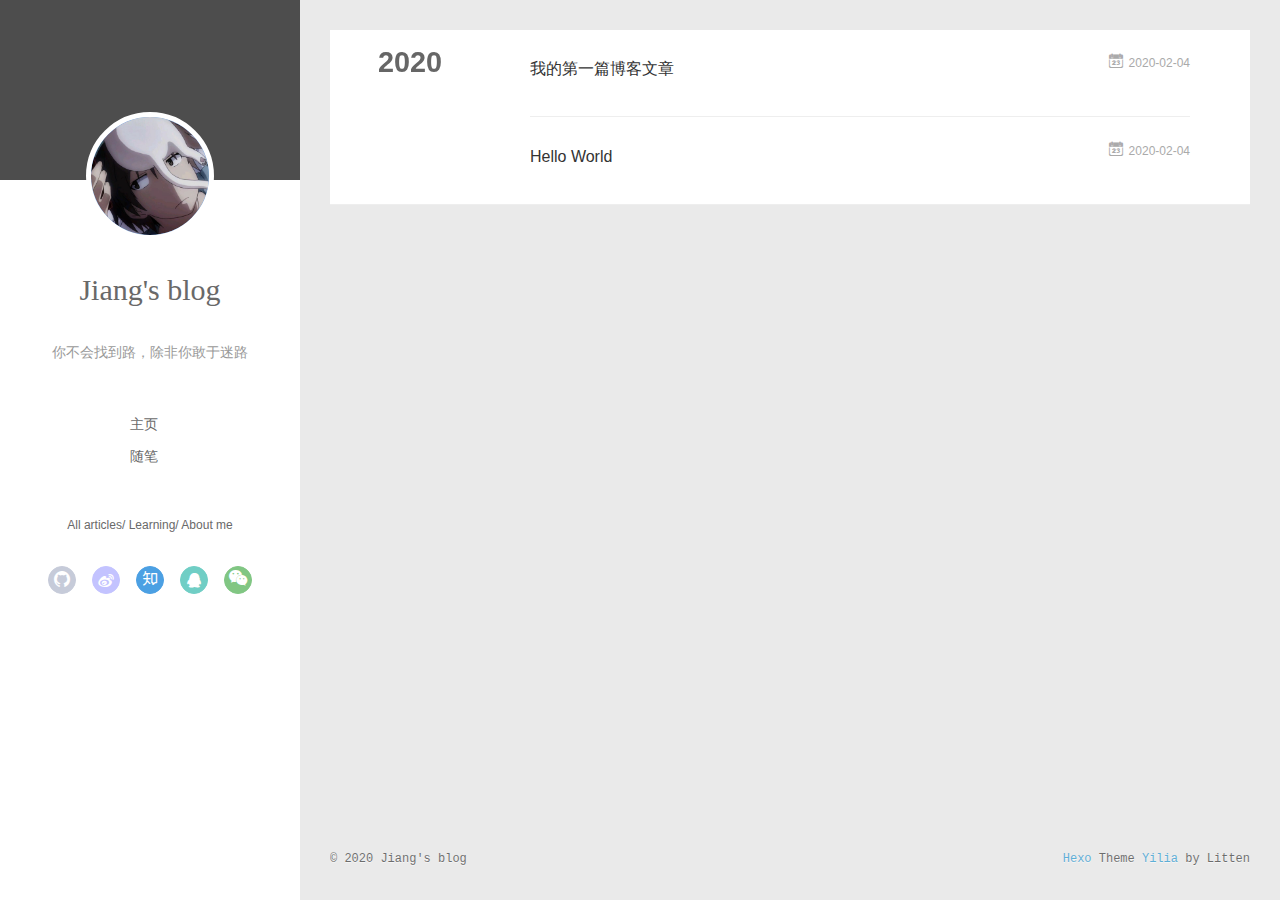
<file: archives/2020/02/index.html>
<!DOCTYPE html>
<html>
<head>
  <meta charset="utf-8">
  
  <meta name="renderer" content="webkit">
  <meta http-equiv="X-UA-Compatible" content="IE=edge" >
  <link rel="dns-prefetch" href="http://yoursite.com">
  <title>Archives: 2020/2 | Study Notes</title>
  <meta name="viewport" content="width=device-width, initial-scale=1, maximum-scale=1">
  <meta name="description" content="Believe in yourself">
<meta property="og:type" content="website">
<meta property="og:title" content="Study Notes">
<meta property="og:url" content="http://yoursite.com/archives/2020/02/index.html">
<meta property="og:site_name" content="Study Notes">
<meta property="og:description" content="Believe in yourself">
<meta property="og:locale" content="en_US">
<meta property="article:author" content="Jiang&#39;s blog">
<meta name="twitter:card" content="summary">
  
    <link rel="alternative" href="/atom.xml" title="Study Notes" type="application/atom+xml">
  
  
    <link rel="icon" href="/favicon.png">
  
  <link rel="stylesheet" type="text/css" href="/./main.0cf68a.css">
  <style type="text/css">
  
    #container.show {
      background: linear-gradient(200deg,#ccc,#000);
    }
  </style>
  

  

<meta name="generator" content="Hexo 4.2.0"></head>

<body>
  <div id="container" q-class="show:isCtnShow">
    <canvas id="anm-canvas" class="anm-canvas"></canvas>
    <div class="left-col" q-class="show:isShow">
      
<div class="overlay" style="background: #4d4d4d"></div>
<div class="intrude-less">
	<header id="header" class="inner">
		<a href="/" class="profilepic">
			<img src="/img/touxiang.JPG" class="js-avatar">
		</a>
		<hgroup>
		  <h1 class="header-author"><a href="/">Jiang&#39;s blog</a></h1>
		</hgroup>
		
		<p class="header-subtitle">你不会找到路，除非你敢于迷路</p>
		

		<nav class="header-menu">
			<ul>
			
				<li><a href="/">主页</a></li>
	        
				<li><a href="/tags/%E9%9A%8F%E7%AC%94/">随笔</a></li>
	        
			</ul>
		</nav>
		<nav class="header-smart-menu">
    		
    			
    			<a q-on="click: openSlider(e, 'innerArchive')" href="javascript:void(0)">All articles</a>
    			
            
    			
    			<a q-on="click: openSlider(e, 'friends')" href="javascript:void(0)">Learning</a>
    			
            
    			
    			<a q-on="click: openSlider(e, 'aboutme')" href="javascript:void(0)">About me</a>
    			
            
		</nav>
		<nav class="header-nav">
			<div class="social">
				
					<a class="github" target="_blank" href="https://github.com/ovo3y" title="github"><i class="icon-github"></i></a>
		        
					<a class="weibo" target="_blank" href="https://weibo.com/5232064023/profile?rightmod=1&wvr=6&mod=personinfo" title="weibo"><i class="icon-weibo"></i></a>
		        
					<a class="zhihu" target="_blank" href="https://www.zhihu.com/people/sui-xin-suo-yu-80-79" title="zhihu"><i class="icon-zhihu"></i></a>
		        
					<a class="qq" target="_blank" href="/QQ:1061268907" title="qq"><i class="icon-qq"></i></a>
		        
					<a class="weixin" target="_blank" href="/Wechat:vip158987" title="weixin"><i class="icon-weixin"></i></a>
		        
			</div>
		</nav>
	</header>		
</div>

    </div>
    <div class="mid-col" q-class="show:isShow,hide:isShow|isFalse">
      
<nav id="mobile-nav">
  	<div class="overlay js-overlay" style="background: #4d4d4d"></div>
	<div class="btnctn js-mobile-btnctn">
  		<div class="slider-trigger list" q-on="click: openSlider(e)"><i class="icon icon-sort"></i></div>
	</div>
	<div class="intrude-less">
		<header id="header" class="inner">
			<div class="profilepic">
				<img src="/img/touxiang.JPG" class="js-avatar">
			</div>
			<hgroup>
			  <h1 class="header-author js-header-author">Jiang&#39;s blog</h1>
			</hgroup>
			
			<p class="header-subtitle"><i class="icon icon-quo-left"></i>你不会找到路，除非你敢于迷路<i class="icon icon-quo-right"></i></p>
			
			
			
				
			
				
			
			
			
			<nav class="header-nav">
				<div class="social">
					
						<a class="github" target="_blank" href="https://github.com/ovo3y" title="github"><i class="icon-github"></i></a>
			        
						<a class="weibo" target="_blank" href="https://weibo.com/5232064023/profile?rightmod=1&wvr=6&mod=personinfo" title="weibo"><i class="icon-weibo"></i></a>
			        
						<a class="zhihu" target="_blank" href="https://www.zhihu.com/people/sui-xin-suo-yu-80-79" title="zhihu"><i class="icon-zhihu"></i></a>
			        
						<a class="qq" target="_blank" href="/QQ:1061268907" title="qq"><i class="icon-qq"></i></a>
			        
						<a class="weixin" target="_blank" href="/Wechat:vip158987" title="weixin"><i class="icon-weixin"></i></a>
			        
				</div>
			</nav>

			<nav class="header-menu js-header-menu">
				<ul style="width: 50%">
				
				
					<li style="width: 50%"><a href="/">主页</a></li>
		        
					<li style="width: 50%"><a href="/tags/%E9%9A%8F%E7%AC%94/">随笔</a></li>
		        
				</ul>
			</nav>
		</header>				
	</div>
	<div class="mobile-mask" style="display:none" q-show="isShow"></div>
</nav>

      <div id="wrapper" class="body-wrap">
        <div class="menu-l">
          <div class="canvas-wrap">
            <canvas data-colors="#eaeaea" data-sectionHeight="100" data-contentId="js-content" id="myCanvas1" class="anm-canvas"></canvas>
          </div>
          <div id="js-content" class="content-ll">
            
  
  
    
    
      
      
      <section class="archives-wrap">
        <div class="archive-year-wrap">
          <a href="/archives/2020" class="archive-year">2020</a>
        </div>
        <div class="archives">
    
    <article class="archive-article archive-type-post">
  <div class="archive-article-inner">
    <header class="archive-article-header">
      	<div class="article-meta">
	      	<a href="/2020/02/04/%E6%88%91%E7%9A%84%E7%AC%AC%E4%B8%80%E7%AF%87%E5%8D%9A%E5%AE%A2%E6%96%87%E7%AB%A0/" class="archive-article-date">
  	<time datetime="2020-02-04T07:26:29.000Z" itemprop="datePublished"><i class="icon-calendar icon"></i>2020-02-04</time>
</a>
        </div>
    	 
  
    <h1 itemprop="name">
      <a class="archive-article-title" href="/2020/02/04/%E6%88%91%E7%9A%84%E7%AC%AC%E4%B8%80%E7%AF%87%E5%8D%9A%E5%AE%A2%E6%96%87%E7%AB%A0/">我的第一篇博客文章</a>
    </h1>
  

        <div class="article-info info-on-right">
          
          

        </div>
        <div class="clearfix"></div>
    </header>
  </div>
</article>
  
    
    
    <article class="archive-article archive-type-post">
  <div class="archive-article-inner">
    <header class="archive-article-header">
      	<div class="article-meta">
	      	<a href="/2020/02/04/hello-world/" class="archive-article-date">
  	<time datetime="2020-02-04T07:20:21.691Z" itemprop="datePublished"><i class="icon-calendar icon"></i>2020-02-04</time>
</a>
        </div>
    	 
  
    <h1 itemprop="name">
      <a class="archive-article-title" href="/2020/02/04/hello-world/">Hello World</a>
    </h1>
  

        <div class="article-info info-on-right">
          
          

        </div>
        <div class="clearfix"></div>
    </header>
  </div>
</article>
  
  
    </div></section>
  

    


          </div>
        </div>
      </div>
      <footer id="footer">
  <div class="outer">
    <div id="footer-info">
    	<div class="footer-left">
    		&copy; 2020 Jiang&#39;s blog
    	</div>
      	<div class="footer-right">
      		<a href="http://hexo.io/" target="_blank">Hexo</a>  Theme <a href="https://github.com/litten/hexo-theme-yilia" target="_blank">Yilia</a> by Litten
      	</div>
    </div>
  </div>
</footer>
    </div>
    <script>
	var yiliaConfig = {
		mathjax: false,
		isHome: false,
		isPost: false,
		isArchive: true,
		isTag: false,
		isCategory: false,
		open_in_new: false,
		toc_hide_index: true,
		root: "/",
		innerArchive: true,
		showTags: false
	}
</script>

<script>!function(t){function n(e){if(r[e])return r[e].exports;var i=r[e]={exports:{},id:e,loaded:!1};return t[e].call(i.exports,i,i.exports,n),i.loaded=!0,i.exports}var r={};n.m=t,n.c=r,n.p="./",n(0)}([function(t,n,r){r(195),t.exports=r(191)},function(t,n,r){var e=r(3),i=r(52),o=r(27),u=r(28),c=r(53),f="prototype",a=function(t,n,r){var s,l,h,v,p=t&a.F,d=t&a.G,y=t&a.S,g=t&a.P,b=t&a.B,m=d?e:y?e[n]||(e[n]={}):(e[n]||{})[f],x=d?i:i[n]||(i[n]={}),w=x[f]||(x[f]={});d&&(r=n);for(s in r)l=!p&&m&&void 0!==m[s],h=(l?m:r)[s],v=b&&l?c(h,e):g&&"function"==typeof h?c(Function.call,h):h,m&&u(m,s,h,t&a.U),x[s]!=h&&o(x,s,v),g&&w[s]!=h&&(w[s]=h)};e.core=i,a.F=1,a.G=2,a.S=4,a.P=8,a.B=16,a.W=32,a.U=64,a.R=128,t.exports=a},function(t,n,r){var e=r(6);t.exports=function(t){if(!e(t))throw TypeError(t+" is not an object!");return t}},function(t,n){var r=t.exports="undefined"!=typeof window&&window.Math==Math?window:"undefined"!=typeof self&&self.Math==Math?self:Function("return this")();"number"==typeof __g&&(__g=r)},function(t,n){t.exports=function(t){try{return!!t()}catch(t){return!0}}},function(t,n){var r=t.exports="undefined"!=typeof window&&window.Math==Math?window:"undefined"!=typeof self&&self.Math==Math?self:Function("return this")();"number"==typeof __g&&(__g=r)},function(t,n){t.exports=function(t){return"object"==typeof t?null!==t:"function"==typeof t}},function(t,n,r){var e=r(126)("wks"),i=r(76),o=r(3).Symbol,u="function"==typeof o;(t.exports=function(t){return e[t]||(e[t]=u&&o[t]||(u?o:i)("Symbol."+t))}).store=e},function(t,n){var r={}.hasOwnProperty;t.exports=function(t,n){return r.call(t,n)}},function(t,n,r){var e=r(94),i=r(33);t.exports=function(t){return e(i(t))}},function(t,n,r){t.exports=!r(4)(function(){return 7!=Object.defineProperty({},"a",{get:function(){return 7}}).a})},function(t,n,r){var e=r(2),i=r(167),o=r(50),u=Object.defineProperty;n.f=r(10)?Object.defineProperty:function(t,n,r){if(e(t),n=o(n,!0),e(r),i)try{return u(t,n,r)}catch(t){}if("get"in r||"set"in r)throw TypeError("Accessors not supported!");return"value"in r&&(t[n]=r.value),t}},function(t,n,r){t.exports=!r(18)(function(){return 7!=Object.defineProperty({},"a",{get:function(){return 7}}).a})},function(t,n,r){var e=r(14),i=r(22);t.exports=r(12)?function(t,n,r){return e.f(t,n,i(1,r))}:function(t,n,r){return t[n]=r,t}},function(t,n,r){var e=r(20),i=r(58),o=r(42),u=Object.defineProperty;n.f=r(12)?Object.defineProperty:function(t,n,r){if(e(t),n=o(n,!0),e(r),i)try{return u(t,n,r)}catch(t){}if("get"in r||"set"in r)throw TypeError("Accessors not supported!");return"value"in r&&(t[n]=r.value),t}},function(t,n,r){var e=r(40)("wks"),i=r(23),o=r(5).Symbol,u="function"==typeof o;(t.exports=function(t){return e[t]||(e[t]=u&&o[t]||(u?o:i)("Symbol."+t))}).store=e},function(t,n,r){var e=r(67),i=Math.min;t.exports=function(t){return t>0?i(e(t),9007199254740991):0}},function(t,n,r){var e=r(46);t.exports=function(t){return Object(e(t))}},function(t,n){t.exports=function(t){try{return!!t()}catch(t){return!0}}},function(t,n,r){var e=r(63),i=r(34);t.exports=Object.keys||function(t){return e(t,i)}},function(t,n,r){var e=r(21);t.exports=function(t){if(!e(t))throw TypeError(t+" is not an object!");return t}},function(t,n){t.exports=function(t){return"object"==typeof t?null!==t:"function"==typeof t}},function(t,n){t.exports=function(t,n){return{enumerable:!(1&t),configurable:!(2&t),writable:!(4&t),value:n}}},function(t,n){var r=0,e=Math.random();t.exports=function(t){return"Symbol(".concat(void 0===t?"":t,")_",(++r+e).toString(36))}},function(t,n){var r={}.hasOwnProperty;t.exports=function(t,n){return r.call(t,n)}},function(t,n){var r=t.exports={version:"2.4.0"};"number"==typeof __e&&(__e=r)},function(t,n){t.exports=function(t){if("function"!=typeof t)throw TypeError(t+" is not a function!");return t}},function(t,n,r){var e=r(11),i=r(66);t.exports=r(10)?function(t,n,r){return e.f(t,n,i(1,r))}:function(t,n,r){return t[n]=r,t}},function(t,n,r){var e=r(3),i=r(27),o=r(24),u=r(76)("src"),c="toString",f=Function[c],a=(""+f).split(c);r(52).inspectSource=function(t){return f.call(t)},(t.exports=function(t,n,r,c){var f="function"==typeof r;f&&(o(r,"name")||i(r,"name",n)),t[n]!==r&&(f&&(o(r,u)||i(r,u,t[n]?""+t[n]:a.join(String(n)))),t===e?t[n]=r:c?t[n]?t[n]=r:i(t,n,r):(delete t[n],i(t,n,r)))})(Function.prototype,c,function(){return"function"==typeof this&&this[u]||f.call(this)})},function(t,n,r){var e=r(1),i=r(4),o=r(46),u=function(t,n,r,e){var i=String(o(t)),u="<"+n;return""!==r&&(u+=" "+r+'="'+String(e).replace(/"/g,"&quot;")+'"'),u+">"+i+"</"+n+">"};t.exports=function(t,n){var r={};r[t]=n(u),e(e.P+e.F*i(function(){var n=""[t]('"');return n!==n.toLowerCase()||n.split('"').length>3}),"String",r)}},function(t,n,r){var e=r(115),i=r(46);t.exports=function(t){return e(i(t))}},function(t,n,r){var e=r(116),i=r(66),o=r(30),u=r(50),c=r(24),f=r(167),a=Object.getOwnPropertyDescriptor;n.f=r(10)?a:function(t,n){if(t=o(t),n=u(n,!0),f)try{return a(t,n)}catch(t){}if(c(t,n))return i(!e.f.call(t,n),t[n])}},function(t,n,r){var e=r(24),i=r(17),o=r(145)("IE_PROTO"),u=Object.prototype;t.exports=Object.getPrototypeOf||function(t){return t=i(t),e(t,o)?t[o]:"function"==typeof t.constructor&&t instanceof t.constructor?t.constructor.prototype:t instanceof Object?u:null}},function(t,n){t.exports=function(t){if(void 0==t)throw TypeError("Can't call method on  "+t);return t}},function(t,n){t.exports="constructor,hasOwnProperty,isPrototypeOf,propertyIsEnumerable,toLocaleString,toString,valueOf".split(",")},function(t,n){t.exports={}},function(t,n){t.exports=!0},function(t,n){n.f={}.propertyIsEnumerable},function(t,n,r){var e=r(14).f,i=r(8),o=r(15)("toStringTag");t.exports=function(t,n,r){t&&!i(t=r?t:t.prototype,o)&&e(t,o,{configurable:!0,value:n})}},function(t,n,r){var e=r(40)("keys"),i=r(23);t.exports=function(t){return e[t]||(e[t]=i(t))}},function(t,n,r){var e=r(5),i="__core-js_shared__",o=e[i]||(e[i]={});t.exports=function(t){return o[t]||(o[t]={})}},function(t,n){var r=Math.ceil,e=Math.floor;t.exports=function(t){return isNaN(t=+t)?0:(t>0?e:r)(t)}},function(t,n,r){var e=r(21);t.exports=function(t,n){if(!e(t))return t;var r,i;if(n&&"function"==typeof(r=t.toString)&&!e(i=r.call(t)))return i;if("function"==typeof(r=t.valueOf)&&!e(i=r.call(t)))return i;if(!n&&"function"==typeof(r=t.toString)&&!e(i=r.call(t)))return i;throw TypeError("Can't convert object to primitive value")}},function(t,n,r){var e=r(5),i=r(25),o=r(36),u=r(44),c=r(14).f;t.exports=function(t){var n=i.Symbol||(i.Symbol=o?{}:e.Symbol||{});"_"==t.charAt(0)||t in n||c(n,t,{value:u.f(t)})}},function(t,n,r){n.f=r(15)},function(t,n){var r={}.toString;t.exports=function(t){return r.call(t).slice(8,-1)}},function(t,n){t.exports=function(t){if(void 0==t)throw TypeError("Can't call method on  "+t);return t}},function(t,n,r){var e=r(4);t.exports=function(t,n){return!!t&&e(function(){n?t.call(null,function(){},1):t.call(null)})}},function(t,n,r){var e=r(53),i=r(115),o=r(17),u=r(16),c=r(203);t.exports=function(t,n){var r=1==t,f=2==t,a=3==t,s=4==t,l=6==t,h=5==t||l,v=n||c;return function(n,c,p){for(var d,y,g=o(n),b=i(g),m=e(c,p,3),x=u(b.length),w=0,S=r?v(n,x):f?v(n,0):void 0;x>w;w++)if((h||w in b)&&(d=b[w],y=m(d,w,g),t))if(r)S[w]=y;else if(y)switch(t){case 3:return!0;case 5:return d;case 6:return w;case 2:S.push(d)}else if(s)return!1;return l?-1:a||s?s:S}}},function(t,n,r){var e=r(1),i=r(52),o=r(4);t.exports=function(t,n){var r=(i.Object||{})[t]||Object[t],u={};u[t]=n(r),e(e.S+e.F*o(function(){r(1)}),"Object",u)}},function(t,n,r){var e=r(6);t.exports=function(t,n){if(!e(t))return t;var r,i;if(n&&"function"==typeof(r=t.toString)&&!e(i=r.call(t)))return i;if("function"==typeof(r=t.valueOf)&&!e(i=r.call(t)))return i;if(!n&&"function"==typeof(r=t.toString)&&!e(i=r.call(t)))return i;throw TypeError("Can't convert object to primitive value")}},function(t,n,r){var e=r(5),i=r(25),o=r(91),u=r(13),c="prototype",f=function(t,n,r){var a,s,l,h=t&f.F,v=t&f.G,p=t&f.S,d=t&f.P,y=t&f.B,g=t&f.W,b=v?i:i[n]||(i[n]={}),m=b[c],x=v?e:p?e[n]:(e[n]||{})[c];v&&(r=n);for(a in r)(s=!h&&x&&void 0!==x[a])&&a in b||(l=s?x[a]:r[a],b[a]=v&&"function"!=typeof x[a]?r[a]:y&&s?o(l,e):g&&x[a]==l?function(t){var n=function(n,r,e){if(this instanceof t){switch(arguments.length){case 0:return new t;case 1:return new t(n);case 2:return new t(n,r)}return new t(n,r,e)}return t.apply(this,arguments)};return n[c]=t[c],n}(l):d&&"function"==typeof l?o(Function.call,l):l,d&&((b.virtual||(b.virtual={}))[a]=l,t&f.R&&m&&!m[a]&&u(m,a,l)))};f.F=1,f.G=2,f.S=4,f.P=8,f.B=16,f.W=32,f.U=64,f.R=128,t.exports=f},function(t,n){var r=t.exports={version:"2.4.0"};"number"==typeof __e&&(__e=r)},function(t,n,r){var e=r(26);t.exports=function(t,n,r){if(e(t),void 0===n)return t;switch(r){case 1:return function(r){return t.call(n,r)};case 2:return function(r,e){return t.call(n,r,e)};case 3:return function(r,e,i){return t.call(n,r,e,i)}}return function(){return t.apply(n,arguments)}}},function(t,n,r){var e=r(183),i=r(1),o=r(126)("metadata"),u=o.store||(o.store=new(r(186))),c=function(t,n,r){var i=u.get(t);if(!i){if(!r)return;u.set(t,i=new e)}var o=i.get(n);if(!o){if(!r)return;i.set(n,o=new e)}return o},f=function(t,n,r){var e=c(n,r,!1);return void 0!==e&&e.has(t)},a=function(t,n,r){var e=c(n,r,!1);return void 0===e?void 0:e.get(t)},s=function(t,n,r,e){c(r,e,!0).set(t,n)},l=function(t,n){var r=c(t,n,!1),e=[];return r&&r.forEach(function(t,n){e.push(n)}),e},h=function(t){return void 0===t||"symbol"==typeof t?t:String(t)},v=function(t){i(i.S,"Reflect",t)};t.exports={store:u,map:c,has:f,get:a,set:s,keys:l,key:h,exp:v}},function(t,n,r){"use strict";if(r(10)){var e=r(69),i=r(3),o=r(4),u=r(1),c=r(127),f=r(152),a=r(53),s=r(68),l=r(66),h=r(27),v=r(73),p=r(67),d=r(16),y=r(75),g=r(50),b=r(24),m=r(180),x=r(114),w=r(6),S=r(17),_=r(137),O=r(70),E=r(32),P=r(71).f,j=r(154),F=r(76),M=r(7),A=r(48),N=r(117),T=r(146),I=r(155),k=r(80),L=r(123),R=r(74),C=r(130),D=r(160),U=r(11),W=r(31),G=U.f,B=W.f,V=i.RangeError,z=i.TypeError,q=i.Uint8Array,K="ArrayBuffer",J="Shared"+K,Y="BYTES_PER_ELEMENT",H="prototype",$=Array[H],X=f.ArrayBuffer,Q=f.DataView,Z=A(0),tt=A(2),nt=A(3),rt=A(4),et=A(5),it=A(6),ot=N(!0),ut=N(!1),ct=I.values,ft=I.keys,at=I.entries,st=$.lastIndexOf,lt=$.reduce,ht=$.reduceRight,vt=$.join,pt=$.sort,dt=$.slice,yt=$.toString,gt=$.toLocaleString,bt=M("iterator"),mt=M("toStringTag"),xt=F("typed_constructor"),wt=F("def_constructor"),St=c.CONSTR,_t=c.TYPED,Ot=c.VIEW,Et="Wrong length!",Pt=A(1,function(t,n){return Tt(T(t,t[wt]),n)}),jt=o(function(){return 1===new q(new Uint16Array([1]).buffer)[0]}),Ft=!!q&&!!q[H].set&&o(function(){new q(1).set({})}),Mt=function(t,n){if(void 0===t)throw z(Et);var r=+t,e=d(t);if(n&&!m(r,e))throw V(Et);return e},At=function(t,n){var r=p(t);if(r<0||r%n)throw V("Wrong offset!");return r},Nt=function(t){if(w(t)&&_t in t)return t;throw z(t+" is not a typed array!")},Tt=function(t,n){if(!(w(t)&&xt in t))throw z("It is not a typed array constructor!");return new t(n)},It=function(t,n){return kt(T(t,t[wt]),n)},kt=function(t,n){for(var r=0,e=n.length,i=Tt(t,e);e>r;)i[r]=n[r++];return i},Lt=function(t,n,r){G(t,n,{get:function(){return this._d[r]}})},Rt=function(t){var n,r,e,i,o,u,c=S(t),f=arguments.length,s=f>1?arguments[1]:void 0,l=void 0!==s,h=j(c);if(void 0!=h&&!_(h)){for(u=h.call(c),e=[],n=0;!(o=u.next()).done;n++)e.push(o.value);c=e}for(l&&f>2&&(s=a(s,arguments[2],2)),n=0,r=d(c.length),i=Tt(this,r);r>n;n++)i[n]=l?s(c[n],n):c[n];return i},Ct=function(){for(var t=0,n=arguments.length,r=Tt(this,n);n>t;)r[t]=arguments[t++];return r},Dt=!!q&&o(function(){gt.call(new q(1))}),Ut=function(){return gt.apply(Dt?dt.call(Nt(this)):Nt(this),arguments)},Wt={copyWithin:function(t,n){return D.call(Nt(this),t,n,arguments.length>2?arguments[2]:void 0)},every:function(t){return rt(Nt(this),t,arguments.length>1?arguments[1]:void 0)},fill:function(t){return C.apply(Nt(this),arguments)},filter:function(t){return It(this,tt(Nt(this),t,arguments.length>1?arguments[1]:void 0))},find:function(t){return et(Nt(this),t,arguments.length>1?arguments[1]:void 0)},findIndex:function(t){return it(Nt(this),t,arguments.length>1?arguments[1]:void 0)},forEach:function(t){Z(Nt(this),t,arguments.length>1?arguments[1]:void 0)},indexOf:function(t){return ut(Nt(this),t,arguments.length>1?arguments[1]:void 0)},includes:function(t){return ot(Nt(this),t,arguments.length>1?arguments[1]:void 0)},join:function(t){return vt.apply(Nt(this),arguments)},lastIndexOf:function(t){return st.apply(Nt(this),arguments)},map:function(t){return Pt(Nt(this),t,arguments.length>1?arguments[1]:void 0)},reduce:function(t){return lt.apply(Nt(this),arguments)},reduceRight:function(t){return ht.apply(Nt(this),arguments)},reverse:function(){for(var t,n=this,r=Nt(n).length,e=Math.floor(r/2),i=0;i<e;)t=n[i],n[i++]=n[--r],n[r]=t;return n},some:function(t){return nt(Nt(this),t,arguments.length>1?arguments[1]:void 0)},sort:function(t){return pt.call(Nt(this),t)},subarray:function(t,n){var r=Nt(this),e=r.length,i=y(t,e);return new(T(r,r[wt]))(r.buffer,r.byteOffset+i*r.BYTES_PER_ELEMENT,d((void 0===n?e:y(n,e))-i))}},Gt=function(t,n){return It(this,dt.call(Nt(this),t,n))},Bt=function(t){Nt(this);var n=At(arguments[1],1),r=this.length,e=S(t),i=d(e.length),o=0;if(i+n>r)throw V(Et);for(;o<i;)this[n+o]=e[o++]},Vt={entries:function(){return at.call(Nt(this))},keys:function(){return ft.call(Nt(this))},values:function(){return ct.call(Nt(this))}},zt=function(t,n){return w(t)&&t[_t]&&"symbol"!=typeof n&&n in t&&String(+n)==String(n)},qt=function(t,n){return zt(t,n=g(n,!0))?l(2,t[n]):B(t,n)},Kt=function(t,n,r){return!(zt(t,n=g(n,!0))&&w(r)&&b(r,"value"))||b(r,"get")||b(r,"set")||r.configurable||b(r,"writable")&&!r.writable||b(r,"enumerable")&&!r.enumerable?G(t,n,r):(t[n]=r.value,t)};St||(W.f=qt,U.f=Kt),u(u.S+u.F*!St,"Object",{getOwnPropertyDescriptor:qt,defineProperty:Kt}),o(function(){yt.call({})})&&(yt=gt=function(){return vt.call(this)});var Jt=v({},Wt);v(Jt,Vt),h(Jt,bt,Vt.values),v(Jt,{slice:Gt,set:Bt,constructor:function(){},toString:yt,toLocaleString:Ut}),Lt(Jt,"buffer","b"),Lt(Jt,"byteOffset","o"),Lt(Jt,"byteLength","l"),Lt(Jt,"length","e"),G(Jt,mt,{get:function(){return this[_t]}}),t.exports=function(t,n,r,f){f=!!f;var a=t+(f?"Clamped":"")+"Array",l="Uint8Array"!=a,v="get"+t,p="set"+t,y=i[a],g=y||{},b=y&&E(y),m=!y||!c.ABV,S={},_=y&&y[H],j=function(t,r){var e=t._d;return e.v[v](r*n+e.o,jt)},F=function(t,r,e){var i=t._d;f&&(e=(e=Math.round(e))<0?0:e>255?255:255&e),i.v[p](r*n+i.o,e,jt)},M=function(t,n){G(t,n,{get:function(){return j(this,n)},set:function(t){return F(this,n,t)},enumerable:!0})};m?(y=r(function(t,r,e,i){s(t,y,a,"_d");var o,u,c,f,l=0,v=0;if(w(r)){if(!(r instanceof X||(f=x(r))==K||f==J))return _t in r?kt(y,r):Rt.call(y,r);o=r,v=At(e,n);var p=r.byteLength;if(void 0===i){if(p%n)throw V(Et);if((u=p-v)<0)throw V(Et)}else if((u=d(i)*n)+v>p)throw V(Et);c=u/n}else c=Mt(r,!0),u=c*n,o=new X(u);for(h(t,"_d",{b:o,o:v,l:u,e:c,v:new Q(o)});l<c;)M(t,l++)}),_=y[H]=O(Jt),h(_,"constructor",y)):L(function(t){new y(null),new y(t)},!0)||(y=r(function(t,r,e,i){s(t,y,a);var o;return w(r)?r instanceof X||(o=x(r))==K||o==J?void 0!==i?new g(r,At(e,n),i):void 0!==e?new g(r,At(e,n)):new g(r):_t in r?kt(y,r):Rt.call(y,r):new g(Mt(r,l))}),Z(b!==Function.prototype?P(g).concat(P(b)):P(g),function(t){t in y||h(y,t,g[t])}),y[H]=_,e||(_.constructor=y));var A=_[bt],N=!!A&&("values"==A.name||void 0==A.name),T=Vt.values;h(y,xt,!0),h(_,_t,a),h(_,Ot,!0),h(_,wt,y),(f?new y(1)[mt]==a:mt in _)||G(_,mt,{get:function(){return a}}),S[a]=y,u(u.G+u.W+u.F*(y!=g),S),u(u.S,a,{BYTES_PER_ELEMENT:n,from:Rt,of:Ct}),Y in _||h(_,Y,n),u(u.P,a,Wt),R(a),u(u.P+u.F*Ft,a,{set:Bt}),u(u.P+u.F*!N,a,Vt),u(u.P+u.F*(_.toString!=yt),a,{toString:yt}),u(u.P+u.F*o(function(){new y(1).slice()}),a,{slice:Gt}),u(u.P+u.F*(o(function(){return[1,2].toLocaleString()!=new y([1,2]).toLocaleString()})||!o(function(){_.toLocaleString.call([1,2])})),a,{toLocaleString:Ut}),k[a]=N?A:T,e||N||h(_,bt,T)}}else t.exports=function(){}},function(t,n){var r={}.toString;t.exports=function(t){return r.call(t).slice(8,-1)}},function(t,n,r){var e=r(21),i=r(5).document,o=e(i)&&e(i.createElement);t.exports=function(t){return o?i.createElement(t):{}}},function(t,n,r){t.exports=!r(12)&&!r(18)(function(){return 7!=Object.defineProperty(r(57)("div"),"a",{get:function(){return 7}}).a})},function(t,n,r){"use strict";var e=r(36),i=r(51),o=r(64),u=r(13),c=r(8),f=r(35),a=r(96),s=r(38),l=r(103),h=r(15)("iterator"),v=!([].keys&&"next"in[].keys()),p="keys",d="values",y=function(){return this};t.exports=function(t,n,r,g,b,m,x){a(r,n,g);var w,S,_,O=function(t){if(!v&&t in F)return F[t];switch(t){case p:case d:return function(){return new r(this,t)}}return function(){return new r(this,t)}},E=n+" Iterator",P=b==d,j=!1,F=t.prototype,M=F[h]||F["@@iterator"]||b&&F[b],A=M||O(b),N=b?P?O("entries"):A:void 0,T="Array"==n?F.entries||M:M;if(T&&(_=l(T.call(new t)))!==Object.prototype&&(s(_,E,!0),e||c(_,h)||u(_,h,y)),P&&M&&M.name!==d&&(j=!0,A=function(){return M.call(this)}),e&&!x||!v&&!j&&F[h]||u(F,h,A),f[n]=A,f[E]=y,b)if(w={values:P?A:O(d),keys:m?A:O(p),entries:N},x)for(S in w)S in F||o(F,S,w[S]);else i(i.P+i.F*(v||j),n,w);return w}},function(t,n,r){var e=r(20),i=r(100),o=r(34),u=r(39)("IE_PROTO"),c=function(){},f="prototype",a=function(){var t,n=r(57)("iframe"),e=o.length;for(n.style.display="none",r(93).appendChild(n),n.src="javascript:",t=n.contentWindow.document,t.open(),t.write("<script>document.F=Object<\/script>"),t.close(),a=t.F;e--;)delete a[f][o[e]];return a()};t.exports=Object.create||function(t,n){var r;return null!==t?(c[f]=e(t),r=new c,c[f]=null,r[u]=t):r=a(),void 0===n?r:i(r,n)}},function(t,n,r){var e=r(63),i=r(34).concat("length","prototype");n.f=Object.getOwnPropertyNames||function(t){return e(t,i)}},function(t,n){n.f=Object.getOwnPropertySymbols},function(t,n,r){var e=r(8),i=r(9),o=r(90)(!1),u=r(39)("IE_PROTO");t.exports=function(t,n){var r,c=i(t),f=0,a=[];for(r in c)r!=u&&e(c,r)&&a.push(r);for(;n.length>f;)e(c,r=n[f++])&&(~o(a,r)||a.push(r));return a}},function(t,n,r){t.exports=r(13)},function(t,n,r){var e=r(76)("meta"),i=r(6),o=r(24),u=r(11).f,c=0,f=Object.isExtensible||function(){return!0},a=!r(4)(function(){return f(Object.preventExtensions({}))}),s=function(t){u(t,e,{value:{i:"O"+ ++c,w:{}}})},l=function(t,n){if(!i(t))return"symbol"==typeof t?t:("string"==typeof t?"S":"P")+t;if(!o(t,e)){if(!f(t))return"F";if(!n)return"E";s(t)}return t[e].i},h=function(t,n){if(!o(t,e)){if(!f(t))return!0;if(!n)return!1;s(t)}return t[e].w},v=function(t){return a&&p.NEED&&f(t)&&!o(t,e)&&s(t),t},p=t.exports={KEY:e,NEED:!1,fastKey:l,getWeak:h,onFreeze:v}},function(t,n){t.exports=function(t,n){return{enumerable:!(1&t),configurable:!(2&t),writable:!(4&t),value:n}}},function(t,n){var r=Math.ceil,e=Math.floor;t.exports=function(t){return isNaN(t=+t)?0:(t>0?e:r)(t)}},function(t,n){t.exports=function(t,n,r,e){if(!(t instanceof n)||void 0!==e&&e in t)throw TypeError(r+": incorrect invocation!");return t}},function(t,n){t.exports=!1},function(t,n,r){var e=r(2),i=r(173),o=r(133),u=r(145)("IE_PROTO"),c=function(){},f="prototype",a=function(){var t,n=r(132)("iframe"),e=o.length;for(n.style.display="none",r(135).appendChild(n),n.src="javascript:",t=n.contentWindow.document,t.open(),t.write("<script>document.F=Object<\/script>"),t.close(),a=t.F;e--;)delete a[f][o[e]];return a()};t.exports=Object.create||function(t,n){var r;return null!==t?(c[f]=e(t),r=new c,c[f]=null,r[u]=t):r=a(),void 0===n?r:i(r,n)}},function(t,n,r){var e=r(175),i=r(133).concat("length","prototype");n.f=Object.getOwnPropertyNames||function(t){return e(t,i)}},function(t,n,r){var e=r(175),i=r(133);t.exports=Object.keys||function(t){return e(t,i)}},function(t,n,r){var e=r(28);t.exports=function(t,n,r){for(var i in n)e(t,i,n[i],r);return t}},function(t,n,r){"use strict";var e=r(3),i=r(11),o=r(10),u=r(7)("species");t.exports=function(t){var n=e[t];o&&n&&!n[u]&&i.f(n,u,{configurable:!0,get:function(){return this}})}},function(t,n,r){var e=r(67),i=Math.max,o=Math.min;t.exports=function(t,n){return t=e(t),t<0?i(t+n,0):o(t,n)}},function(t,n){var r=0,e=Math.random();t.exports=function(t){return"Symbol(".concat(void 0===t?"":t,")_",(++r+e).toString(36))}},function(t,n,r){var e=r(33);t.exports=function(t){return Object(e(t))}},function(t,n,r){var e=r(7)("unscopables"),i=Array.prototype;void 0==i[e]&&r(27)(i,e,{}),t.exports=function(t){i[e][t]=!0}},function(t,n,r){var e=r(53),i=r(169),o=r(137),u=r(2),c=r(16),f=r(154),a={},s={},n=t.exports=function(t,n,r,l,h){var v,p,d,y,g=h?function(){return t}:f(t),b=e(r,l,n?2:1),m=0;if("function"!=typeof g)throw TypeError(t+" is not iterable!");if(o(g)){for(v=c(t.length);v>m;m++)if((y=n?b(u(p=t[m])[0],p[1]):b(t[m]))===a||y===s)return y}else for(d=g.call(t);!(p=d.next()).done;)if((y=i(d,b,p.value,n))===a||y===s)return y};n.BREAK=a,n.RETURN=s},function(t,n){t.exports={}},function(t,n,r){var e=r(11).f,i=r(24),o=r(7)("toStringTag");t.exports=function(t,n,r){t&&!i(t=r?t:t.prototype,o)&&e(t,o,{configurable:!0,value:n})}},function(t,n,r){var e=r(1),i=r(46),o=r(4),u=r(150),c="["+u+"]",f="​",a=RegExp("^"+c+c+"*"),s=RegExp(c+c+"*$"),l=function(t,n,r){var i={},c=o(function(){return!!u[t]()||f[t]()!=f}),a=i[t]=c?n(h):u[t];r&&(i[r]=a),e(e.P+e.F*c,"String",i)},h=l.trim=function(t,n){return t=String(i(t)),1&n&&(t=t.replace(a,"")),2&n&&(t=t.replace(s,"")),t};t.exports=l},function(t,n,r){t.exports={default:r(86),__esModule:!0}},function(t,n,r){t.exports={default:r(87),__esModule:!0}},function(t,n,r){"use strict";function e(t){return t&&t.__esModule?t:{default:t}}n.__esModule=!0;var i=r(84),o=e(i),u=r(83),c=e(u),f="function"==typeof c.default&&"symbol"==typeof o.default?function(t){return typeof t}:function(t){return t&&"function"==typeof c.default&&t.constructor===c.default&&t!==c.default.prototype?"symbol":typeof t};n.default="function"==typeof c.default&&"symbol"===f(o.default)?function(t){return void 0===t?"undefined":f(t)}:function(t){return t&&"function"==typeof c.default&&t.constructor===c.default&&t!==c.default.prototype?"symbol":void 0===t?"undefined":f(t)}},function(t,n,r){r(110),r(108),r(111),r(112),t.exports=r(25).Symbol},function(t,n,r){r(109),r(113),t.exports=r(44).f("iterator")},function(t,n){t.exports=function(t){if("function"!=typeof t)throw TypeError(t+" is not a function!");return t}},function(t,n){t.exports=function(){}},function(t,n,r){var e=r(9),i=r(106),o=r(105);t.exports=function(t){return function(n,r,u){var c,f=e(n),a=i(f.length),s=o(u,a);if(t&&r!=r){for(;a>s;)if((c=f[s++])!=c)return!0}else for(;a>s;s++)if((t||s in f)&&f[s]===r)return t||s||0;return!t&&-1}}},function(t,n,r){var e=r(88);t.exports=function(t,n,r){if(e(t),void 0===n)return t;switch(r){case 1:return function(r){return t.call(n,r)};case 2:return function(r,e){return t.call(n,r,e)};case 3:return function(r,e,i){return t.call(n,r,e,i)}}return function(){return t.apply(n,arguments)}}},function(t,n,r){var e=r(19),i=r(62),o=r(37);t.exports=function(t){var n=e(t),r=i.f;if(r)for(var u,c=r(t),f=o.f,a=0;c.length>a;)f.call(t,u=c[a++])&&n.push(u);return n}},function(t,n,r){t.exports=r(5).document&&document.documentElement},function(t,n,r){var e=r(56);t.exports=Object("z").propertyIsEnumerable(0)?Object:function(t){return"String"==e(t)?t.split(""):Object(t)}},function(t,n,r){var e=r(56);t.exports=Array.isArray||function(t){return"Array"==e(t)}},function(t,n,r){"use strict";var e=r(60),i=r(22),o=r(38),u={};r(13)(u,r(15)("iterator"),function(){return this}),t.exports=function(t,n,r){t.prototype=e(u,{next:i(1,r)}),o(t,n+" Iterator")}},function(t,n){t.exports=function(t,n){return{value:n,done:!!t}}},function(t,n,r){var e=r(19),i=r(9);t.exports=function(t,n){for(var r,o=i(t),u=e(o),c=u.length,f=0;c>f;)if(o[r=u[f++]]===n)return r}},function(t,n,r){var e=r(23)("meta"),i=r(21),o=r(8),u=r(14).f,c=0,f=Object.isExtensible||function(){return!0},a=!r(18)(function(){return f(Object.preventExtensions({}))}),s=function(t){u(t,e,{value:{i:"O"+ ++c,w:{}}})},l=function(t,n){if(!i(t))return"symbol"==typeof t?t:("string"==typeof t?"S":"P")+t;if(!o(t,e)){if(!f(t))return"F";if(!n)return"E";s(t)}return t[e].i},h=function(t,n){if(!o(t,e)){if(!f(t))return!0;if(!n)return!1;s(t)}return t[e].w},v=function(t){return a&&p.NEED&&f(t)&&!o(t,e)&&s(t),t},p=t.exports={KEY:e,NEED:!1,fastKey:l,getWeak:h,onFreeze:v}},function(t,n,r){var e=r(14),i=r(20),o=r(19);t.exports=r(12)?Object.defineProperties:function(t,n){i(t);for(var r,u=o(n),c=u.length,f=0;c>f;)e.f(t,r=u[f++],n[r]);return t}},function(t,n,r){var e=r(37),i=r(22),o=r(9),u=r(42),c=r(8),f=r(58),a=Object.getOwnPropertyDescriptor;n.f=r(12)?a:function(t,n){if(t=o(t),n=u(n,!0),f)try{return a(t,n)}catch(t){}if(c(t,n))return i(!e.f.call(t,n),t[n])}},function(t,n,r){var e=r(9),i=r(61).f,o={}.toString,u="object"==typeof window&&window&&Object.getOwnPropertyNames?Object.getOwnPropertyNames(window):[],c=function(t){try{return i(t)}catch(t){return u.slice()}};t.exports.f=function(t){return u&&"[object Window]"==o.call(t)?c(t):i(e(t))}},function(t,n,r){var e=r(8),i=r(77),o=r(39)("IE_PROTO"),u=Object.prototype;t.exports=Object.getPrototypeOf||function(t){return t=i(t),e(t,o)?t[o]:"function"==typeof t.constructor&&t instanceof t.constructor?t.constructor.prototype:t instanceof Object?u:null}},function(t,n,r){var e=r(41),i=r(33);t.exports=function(t){return function(n,r){var o,u,c=String(i(n)),f=e(r),a=c.length;return f<0||f>=a?t?"":void 0:(o=c.charCodeAt(f),o<55296||o>56319||f+1===a||(u=c.charCodeAt(f+1))<56320||u>57343?t?c.charAt(f):o:t?c.slice(f,f+2):u-56320+(o-55296<<10)+65536)}}},function(t,n,r){var e=r(41),i=Math.max,o=Math.min;t.exports=function(t,n){return t=e(t),t<0?i(t+n,0):o(t,n)}},function(t,n,r){var e=r(41),i=Math.min;t.exports=function(t){return t>0?i(e(t),9007199254740991):0}},function(t,n,r){"use strict";var e=r(89),i=r(97),o=r(35),u=r(9);t.exports=r(59)(Array,"Array",function(t,n){this._t=u(t),this._i=0,this._k=n},function(){var t=this._t,n=this._k,r=this._i++;return!t||r>=t.length?(this._t=void 0,i(1)):"keys"==n?i(0,r):"values"==n?i(0,t[r]):i(0,[r,t[r]])},"values"),o.Arguments=o.Array,e("keys"),e("values"),e("entries")},function(t,n){},function(t,n,r){"use strict";var e=r(104)(!0);r(59)(String,"String",function(t){this._t=String(t),this._i=0},function(){var t,n=this._t,r=this._i;return r>=n.length?{value:void 0,done:!0}:(t=e(n,r),this._i+=t.length,{value:t,done:!1})})},function(t,n,r){"use strict";var e=r(5),i=r(8),o=r(12),u=r(51),c=r(64),f=r(99).KEY,a=r(18),s=r(40),l=r(38),h=r(23),v=r(15),p=r(44),d=r(43),y=r(98),g=r(92),b=r(95),m=r(20),x=r(9),w=r(42),S=r(22),_=r(60),O=r(102),E=r(101),P=r(14),j=r(19),F=E.f,M=P.f,A=O.f,N=e.Symbol,T=e.JSON,I=T&&T.stringify,k="prototype",L=v("_hidden"),R=v("toPrimitive"),C={}.propertyIsEnumerable,D=s("symbol-registry"),U=s("symbols"),W=s("op-symbols"),G=Object[k],B="function"==typeof N,V=e.QObject,z=!V||!V[k]||!V[k].findChild,q=o&&a(function(){return 7!=_(M({},"a",{get:function(){return M(this,"a",{value:7}).a}})).a})?function(t,n,r){var e=F(G,n);e&&delete G[n],M(t,n,r),e&&t!==G&&M(G,n,e)}:M,K=function(t){var n=U[t]=_(N[k]);return n._k=t,n},J=B&&"symbol"==typeof N.iterator?function(t){return"symbol"==typeof t}:function(t){return t instanceof N},Y=function(t,n,r){return t===G&&Y(W,n,r),m(t),n=w(n,!0),m(r),i(U,n)?(r.enumerable?(i(t,L)&&t[L][n]&&(t[L][n]=!1),r=_(r,{enumerable:S(0,!1)})):(i(t,L)||M(t,L,S(1,{})),t[L][n]=!0),q(t,n,r)):M(t,n,r)},H=function(t,n){m(t);for(var r,e=g(n=x(n)),i=0,o=e.length;o>i;)Y(t,r=e[i++],n[r]);return t},$=function(t,n){return void 0===n?_(t):H(_(t),n)},X=function(t){var n=C.call(this,t=w(t,!0));return!(this===G&&i(U,t)&&!i(W,t))&&(!(n||!i(this,t)||!i(U,t)||i(this,L)&&this[L][t])||n)},Q=function(t,n){if(t=x(t),n=w(n,!0),t!==G||!i(U,n)||i(W,n)){var r=F(t,n);return!r||!i(U,n)||i(t,L)&&t[L][n]||(r.enumerable=!0),r}},Z=function(t){for(var n,r=A(x(t)),e=[],o=0;r.length>o;)i(U,n=r[o++])||n==L||n==f||e.push(n);return e},tt=function(t){for(var n,r=t===G,e=A(r?W:x(t)),o=[],u=0;e.length>u;)!i(U,n=e[u++])||r&&!i(G,n)||o.push(U[n]);return o};B||(N=function(){if(this instanceof N)throw TypeError("Symbol is not a constructor!");var t=h(arguments.length>0?arguments[0]:void 0),n=function(r){this===G&&n.call(W,r),i(this,L)&&i(this[L],t)&&(this[L][t]=!1),q(this,t,S(1,r))};return o&&z&&q(G,t,{configurable:!0,set:n}),K(t)},c(N[k],"toString",function(){return this._k}),E.f=Q,P.f=Y,r(61).f=O.f=Z,r(37).f=X,r(62).f=tt,o&&!r(36)&&c(G,"propertyIsEnumerable",X,!0),p.f=function(t){return K(v(t))}),u(u.G+u.W+u.F*!B,{Symbol:N});for(var nt="hasInstance,isConcatSpreadable,iterator,match,replace,search,species,split,toPrimitive,toStringTag,unscopables".split(","),rt=0;nt.length>rt;)v(nt[rt++]);for(var nt=j(v.store),rt=0;nt.length>rt;)d(nt[rt++]);u(u.S+u.F*!B,"Symbol",{for:function(t){return i(D,t+="")?D[t]:D[t]=N(t)},keyFor:function(t){if(J(t))return y(D,t);throw TypeError(t+" is not a symbol!")},useSetter:function(){z=!0},useSimple:function(){z=!1}}),u(u.S+u.F*!B,"Object",{create:$,defineProperty:Y,defineProperties:H,getOwnPropertyDescriptor:Q,getOwnPropertyNames:Z,getOwnPropertySymbols:tt}),T&&u(u.S+u.F*(!B||a(function(){var t=N();return"[null]"!=I([t])||"{}"!=I({a:t})||"{}"!=I(Object(t))})),"JSON",{stringify:function(t){if(void 0!==t&&!J(t)){for(var n,r,e=[t],i=1;arguments.length>i;)e.push(arguments[i++]);return n=e[1],"function"==typeof n&&(r=n),!r&&b(n)||(n=function(t,n){if(r&&(n=r.call(this,t,n)),!J(n))return n}),e[1]=n,I.apply(T,e)}}}),N[k][R]||r(13)(N[k],R,N[k].valueOf),l(N,"Symbol"),l(Math,"Math",!0),l(e.JSON,"JSON",!0)},function(t,n,r){r(43)("asyncIterator")},function(t,n,r){r(43)("observable")},function(t,n,r){r(107);for(var e=r(5),i=r(13),o=r(35),u=r(15)("toStringTag"),c=["NodeList","DOMTokenList","MediaList","StyleSheetList","CSSRuleList"],f=0;f<5;f++){var a=c[f],s=e[a],l=s&&s.prototype;l&&!l[u]&&i(l,u,a),o[a]=o.Array}},function(t,n,r){var e=r(45),i=r(7)("toStringTag"),o="Arguments"==e(function(){return arguments}()),u=function(t,n){try{return t[n]}catch(t){}};t.exports=function(t){var n,r,c;return void 0===t?"Undefined":null===t?"Null":"string"==typeof(r=u(n=Object(t),i))?r:o?e(n):"Object"==(c=e(n))&&"function"==typeof n.callee?"Arguments":c}},function(t,n,r){var e=r(45);t.exports=Object("z").propertyIsEnumerable(0)?Object:function(t){return"String"==e(t)?t.split(""):Object(t)}},function(t,n){n.f={}.propertyIsEnumerable},function(t,n,r){var e=r(30),i=r(16),o=r(75);t.exports=function(t){return function(n,r,u){var c,f=e(n),a=i(f.length),s=o(u,a);if(t&&r!=r){for(;a>s;)if((c=f[s++])!=c)return!0}else for(;a>s;s++)if((t||s in f)&&f[s]===r)return t||s||0;return!t&&-1}}},function(t,n,r){"use strict";var e=r(3),i=r(1),o=r(28),u=r(73),c=r(65),f=r(79),a=r(68),s=r(6),l=r(4),h=r(123),v=r(81),p=r(136);t.exports=function(t,n,r,d,y,g){var b=e[t],m=b,x=y?"set":"add",w=m&&m.prototype,S={},_=function(t){var n=w[t];o(w,t,"delete"==t?function(t){return!(g&&!s(t))&&n.call(this,0===t?0:t)}:"has"==t?function(t){return!(g&&!s(t))&&n.call(this,0===t?0:t)}:"get"==t?function(t){return g&&!s(t)?void 0:n.call(this,0===t?0:t)}:"add"==t?function(t){return n.call(this,0===t?0:t),this}:function(t,r){return n.call(this,0===t?0:t,r),this})};if("function"==typeof m&&(g||w.forEach&&!l(function(){(new m).entries().next()}))){var O=new m,E=O[x](g?{}:-0,1)!=O,P=l(function(){O.has(1)}),j=h(function(t){new m(t)}),F=!g&&l(function(){for(var t=new m,n=5;n--;)t[x](n,n);return!t.has(-0)});j||(m=n(function(n,r){a(n,m,t);var e=p(new b,n,m);return void 0!=r&&f(r,y,e[x],e),e}),m.prototype=w,w.constructor=m),(P||F)&&(_("delete"),_("has"),y&&_("get")),(F||E)&&_(x),g&&w.clear&&delete w.clear}else m=d.getConstructor(n,t,y,x),u(m.prototype,r),c.NEED=!0;return v(m,t),S[t]=m,i(i.G+i.W+i.F*(m!=b),S),g||d.setStrong(m,t,y),m}},function(t,n,r){"use strict";var e=r(27),i=r(28),o=r(4),u=r(46),c=r(7);t.exports=function(t,n,r){var f=c(t),a=r(u,f,""[t]),s=a[0],l=a[1];o(function(){var n={};return n[f]=function(){return 7},7!=""[t](n)})&&(i(String.prototype,t,s),e(RegExp.prototype,f,2==n?function(t,n){return l.call(t,this,n)}:function(t){return l.call(t,this)}))}
},function(t,n,r){"use strict";var e=r(2);t.exports=function(){var t=e(this),n="";return t.global&&(n+="g"),t.ignoreCase&&(n+="i"),t.multiline&&(n+="m"),t.unicode&&(n+="u"),t.sticky&&(n+="y"),n}},function(t,n){t.exports=function(t,n,r){var e=void 0===r;switch(n.length){case 0:return e?t():t.call(r);case 1:return e?t(n[0]):t.call(r,n[0]);case 2:return e?t(n[0],n[1]):t.call(r,n[0],n[1]);case 3:return e?t(n[0],n[1],n[2]):t.call(r,n[0],n[1],n[2]);case 4:return e?t(n[0],n[1],n[2],n[3]):t.call(r,n[0],n[1],n[2],n[3])}return t.apply(r,n)}},function(t,n,r){var e=r(6),i=r(45),o=r(7)("match");t.exports=function(t){var n;return e(t)&&(void 0!==(n=t[o])?!!n:"RegExp"==i(t))}},function(t,n,r){var e=r(7)("iterator"),i=!1;try{var o=[7][e]();o.return=function(){i=!0},Array.from(o,function(){throw 2})}catch(t){}t.exports=function(t,n){if(!n&&!i)return!1;var r=!1;try{var o=[7],u=o[e]();u.next=function(){return{done:r=!0}},o[e]=function(){return u},t(o)}catch(t){}return r}},function(t,n,r){t.exports=r(69)||!r(4)(function(){var t=Math.random();__defineSetter__.call(null,t,function(){}),delete r(3)[t]})},function(t,n){n.f=Object.getOwnPropertySymbols},function(t,n,r){var e=r(3),i="__core-js_shared__",o=e[i]||(e[i]={});t.exports=function(t){return o[t]||(o[t]={})}},function(t,n,r){for(var e,i=r(3),o=r(27),u=r(76),c=u("typed_array"),f=u("view"),a=!(!i.ArrayBuffer||!i.DataView),s=a,l=0,h="Int8Array,Uint8Array,Uint8ClampedArray,Int16Array,Uint16Array,Int32Array,Uint32Array,Float32Array,Float64Array".split(",");l<9;)(e=i[h[l++]])?(o(e.prototype,c,!0),o(e.prototype,f,!0)):s=!1;t.exports={ABV:a,CONSTR:s,TYPED:c,VIEW:f}},function(t,n){"use strict";var r={versions:function(){var t=window.navigator.userAgent;return{trident:t.indexOf("Trident")>-1,presto:t.indexOf("Presto")>-1,webKit:t.indexOf("AppleWebKit")>-1,gecko:t.indexOf("Gecko")>-1&&-1==t.indexOf("KHTML"),mobile:!!t.match(/AppleWebKit.*Mobile.*/),ios:!!t.match(/\(i[^;]+;( U;)? CPU.+Mac OS X/),android:t.indexOf("Android")>-1||t.indexOf("Linux")>-1,iPhone:t.indexOf("iPhone")>-1||t.indexOf("Mac")>-1,iPad:t.indexOf("iPad")>-1,webApp:-1==t.indexOf("Safari"),weixin:-1==t.indexOf("MicroMessenger")}}()};t.exports=r},function(t,n,r){"use strict";var e=r(85),i=function(t){return t&&t.__esModule?t:{default:t}}(e),o=function(){function t(t,n,e){return n||e?String.fromCharCode(n||e):r[t]||t}function n(t){return e[t]}var r={"&quot;":'"',"&lt;":"<","&gt;":">","&amp;":"&","&nbsp;":" "},e={};for(var u in r)e[r[u]]=u;return r["&apos;"]="'",e["'"]="&#39;",{encode:function(t){return t?(""+t).replace(/['<> "&]/g,n).replace(/\r?\n/g,"<br/>").replace(/\s/g,"&nbsp;"):""},decode:function(n){return n?(""+n).replace(/<br\s*\/?>/gi,"\n").replace(/&quot;|&lt;|&gt;|&amp;|&nbsp;|&apos;|&#(\d+);|&#(\d+)/g,t).replace(/\u00a0/g," "):""},encodeBase16:function(t){if(!t)return t;t+="";for(var n=[],r=0,e=t.length;e>r;r++)n.push(t.charCodeAt(r).toString(16).toUpperCase());return n.join("")},encodeBase16forJSON:function(t){if(!t)return t;t=t.replace(/[\u4E00-\u9FBF]/gi,function(t){return escape(t).replace("%u","\\u")});for(var n=[],r=0,e=t.length;e>r;r++)n.push(t.charCodeAt(r).toString(16).toUpperCase());return n.join("")},decodeBase16:function(t){if(!t)return t;t+="";for(var n=[],r=0,e=t.length;e>r;r+=2)n.push(String.fromCharCode("0x"+t.slice(r,r+2)));return n.join("")},encodeObject:function(t){if(t instanceof Array)for(var n=0,r=t.length;r>n;n++)t[n]=o.encodeObject(t[n]);else if("object"==(void 0===t?"undefined":(0,i.default)(t)))for(var e in t)t[e]=o.encodeObject(t[e]);else if("string"==typeof t)return o.encode(t);return t},loadScript:function(t){var n=document.createElement("script");document.getElementsByTagName("body")[0].appendChild(n),n.setAttribute("src",t)},addLoadEvent:function(t){var n=window.onload;"function"!=typeof window.onload?window.onload=t:window.onload=function(){n(),t()}}}}();t.exports=o},function(t,n,r){"use strict";var e=r(17),i=r(75),o=r(16);t.exports=function(t){for(var n=e(this),r=o(n.length),u=arguments.length,c=i(u>1?arguments[1]:void 0,r),f=u>2?arguments[2]:void 0,a=void 0===f?r:i(f,r);a>c;)n[c++]=t;return n}},function(t,n,r){"use strict";var e=r(11),i=r(66);t.exports=function(t,n,r){n in t?e.f(t,n,i(0,r)):t[n]=r}},function(t,n,r){var e=r(6),i=r(3).document,o=e(i)&&e(i.createElement);t.exports=function(t){return o?i.createElement(t):{}}},function(t,n){t.exports="constructor,hasOwnProperty,isPrototypeOf,propertyIsEnumerable,toLocaleString,toString,valueOf".split(",")},function(t,n,r){var e=r(7)("match");t.exports=function(t){var n=/./;try{"/./"[t](n)}catch(r){try{return n[e]=!1,!"/./"[t](n)}catch(t){}}return!0}},function(t,n,r){t.exports=r(3).document&&document.documentElement},function(t,n,r){var e=r(6),i=r(144).set;t.exports=function(t,n,r){var o,u=n.constructor;return u!==r&&"function"==typeof u&&(o=u.prototype)!==r.prototype&&e(o)&&i&&i(t,o),t}},function(t,n,r){var e=r(80),i=r(7)("iterator"),o=Array.prototype;t.exports=function(t){return void 0!==t&&(e.Array===t||o[i]===t)}},function(t,n,r){var e=r(45);t.exports=Array.isArray||function(t){return"Array"==e(t)}},function(t,n,r){"use strict";var e=r(70),i=r(66),o=r(81),u={};r(27)(u,r(7)("iterator"),function(){return this}),t.exports=function(t,n,r){t.prototype=e(u,{next:i(1,r)}),o(t,n+" Iterator")}},function(t,n,r){"use strict";var e=r(69),i=r(1),o=r(28),u=r(27),c=r(24),f=r(80),a=r(139),s=r(81),l=r(32),h=r(7)("iterator"),v=!([].keys&&"next"in[].keys()),p="keys",d="values",y=function(){return this};t.exports=function(t,n,r,g,b,m,x){a(r,n,g);var w,S,_,O=function(t){if(!v&&t in F)return F[t];switch(t){case p:case d:return function(){return new r(this,t)}}return function(){return new r(this,t)}},E=n+" Iterator",P=b==d,j=!1,F=t.prototype,M=F[h]||F["@@iterator"]||b&&F[b],A=M||O(b),N=b?P?O("entries"):A:void 0,T="Array"==n?F.entries||M:M;if(T&&(_=l(T.call(new t)))!==Object.prototype&&(s(_,E,!0),e||c(_,h)||u(_,h,y)),P&&M&&M.name!==d&&(j=!0,A=function(){return M.call(this)}),e&&!x||!v&&!j&&F[h]||u(F,h,A),f[n]=A,f[E]=y,b)if(w={values:P?A:O(d),keys:m?A:O(p),entries:N},x)for(S in w)S in F||o(F,S,w[S]);else i(i.P+i.F*(v||j),n,w);return w}},function(t,n){var r=Math.expm1;t.exports=!r||r(10)>22025.465794806718||r(10)<22025.465794806718||-2e-17!=r(-2e-17)?function(t){return 0==(t=+t)?t:t>-1e-6&&t<1e-6?t+t*t/2:Math.exp(t)-1}:r},function(t,n){t.exports=Math.sign||function(t){return 0==(t=+t)||t!=t?t:t<0?-1:1}},function(t,n,r){var e=r(3),i=r(151).set,o=e.MutationObserver||e.WebKitMutationObserver,u=e.process,c=e.Promise,f="process"==r(45)(u);t.exports=function(){var t,n,r,a=function(){var e,i;for(f&&(e=u.domain)&&e.exit();t;){i=t.fn,t=t.next;try{i()}catch(e){throw t?r():n=void 0,e}}n=void 0,e&&e.enter()};if(f)r=function(){u.nextTick(a)};else if(o){var s=!0,l=document.createTextNode("");new o(a).observe(l,{characterData:!0}),r=function(){l.data=s=!s}}else if(c&&c.resolve){var h=c.resolve();r=function(){h.then(a)}}else r=function(){i.call(e,a)};return function(e){var i={fn:e,next:void 0};n&&(n.next=i),t||(t=i,r()),n=i}}},function(t,n,r){var e=r(6),i=r(2),o=function(t,n){if(i(t),!e(n)&&null!==n)throw TypeError(n+": can't set as prototype!")};t.exports={set:Object.setPrototypeOf||("__proto__"in{}?function(t,n,e){try{e=r(53)(Function.call,r(31).f(Object.prototype,"__proto__").set,2),e(t,[]),n=!(t instanceof Array)}catch(t){n=!0}return function(t,r){return o(t,r),n?t.__proto__=r:e(t,r),t}}({},!1):void 0),check:o}},function(t,n,r){var e=r(126)("keys"),i=r(76);t.exports=function(t){return e[t]||(e[t]=i(t))}},function(t,n,r){var e=r(2),i=r(26),o=r(7)("species");t.exports=function(t,n){var r,u=e(t).constructor;return void 0===u||void 0==(r=e(u)[o])?n:i(r)}},function(t,n,r){var e=r(67),i=r(46);t.exports=function(t){return function(n,r){var o,u,c=String(i(n)),f=e(r),a=c.length;return f<0||f>=a?t?"":void 0:(o=c.charCodeAt(f),o<55296||o>56319||f+1===a||(u=c.charCodeAt(f+1))<56320||u>57343?t?c.charAt(f):o:t?c.slice(f,f+2):u-56320+(o-55296<<10)+65536)}}},function(t,n,r){var e=r(122),i=r(46);t.exports=function(t,n,r){if(e(n))throw TypeError("String#"+r+" doesn't accept regex!");return String(i(t))}},function(t,n,r){"use strict";var e=r(67),i=r(46);t.exports=function(t){var n=String(i(this)),r="",o=e(t);if(o<0||o==1/0)throw RangeError("Count can't be negative");for(;o>0;(o>>>=1)&&(n+=n))1&o&&(r+=n);return r}},function(t,n){t.exports="\t\n\v\f\r   ᠎             　\u2028\u2029\ufeff"},function(t,n,r){var e,i,o,u=r(53),c=r(121),f=r(135),a=r(132),s=r(3),l=s.process,h=s.setImmediate,v=s.clearImmediate,p=s.MessageChannel,d=0,y={},g="onreadystatechange",b=function(){var t=+this;if(y.hasOwnProperty(t)){var n=y[t];delete y[t],n()}},m=function(t){b.call(t.data)};h&&v||(h=function(t){for(var n=[],r=1;arguments.length>r;)n.push(arguments[r++]);return y[++d]=function(){c("function"==typeof t?t:Function(t),n)},e(d),d},v=function(t){delete y[t]},"process"==r(45)(l)?e=function(t){l.nextTick(u(b,t,1))}:p?(i=new p,o=i.port2,i.port1.onmessage=m,e=u(o.postMessage,o,1)):s.addEventListener&&"function"==typeof postMessage&&!s.importScripts?(e=function(t){s.postMessage(t+"","*")},s.addEventListener("message",m,!1)):e=g in a("script")?function(t){f.appendChild(a("script"))[g]=function(){f.removeChild(this),b.call(t)}}:function(t){setTimeout(u(b,t,1),0)}),t.exports={set:h,clear:v}},function(t,n,r){"use strict";var e=r(3),i=r(10),o=r(69),u=r(127),c=r(27),f=r(73),a=r(4),s=r(68),l=r(67),h=r(16),v=r(71).f,p=r(11).f,d=r(130),y=r(81),g="ArrayBuffer",b="DataView",m="prototype",x="Wrong length!",w="Wrong index!",S=e[g],_=e[b],O=e.Math,E=e.RangeError,P=e.Infinity,j=S,F=O.abs,M=O.pow,A=O.floor,N=O.log,T=O.LN2,I="buffer",k="byteLength",L="byteOffset",R=i?"_b":I,C=i?"_l":k,D=i?"_o":L,U=function(t,n,r){var e,i,o,u=Array(r),c=8*r-n-1,f=(1<<c)-1,a=f>>1,s=23===n?M(2,-24)-M(2,-77):0,l=0,h=t<0||0===t&&1/t<0?1:0;for(t=F(t),t!=t||t===P?(i=t!=t?1:0,e=f):(e=A(N(t)/T),t*(o=M(2,-e))<1&&(e--,o*=2),t+=e+a>=1?s/o:s*M(2,1-a),t*o>=2&&(e++,o/=2),e+a>=f?(i=0,e=f):e+a>=1?(i=(t*o-1)*M(2,n),e+=a):(i=t*M(2,a-1)*M(2,n),e=0));n>=8;u[l++]=255&i,i/=256,n-=8);for(e=e<<n|i,c+=n;c>0;u[l++]=255&e,e/=256,c-=8);return u[--l]|=128*h,u},W=function(t,n,r){var e,i=8*r-n-1,o=(1<<i)-1,u=o>>1,c=i-7,f=r-1,a=t[f--],s=127&a;for(a>>=7;c>0;s=256*s+t[f],f--,c-=8);for(e=s&(1<<-c)-1,s>>=-c,c+=n;c>0;e=256*e+t[f],f--,c-=8);if(0===s)s=1-u;else{if(s===o)return e?NaN:a?-P:P;e+=M(2,n),s-=u}return(a?-1:1)*e*M(2,s-n)},G=function(t){return t[3]<<24|t[2]<<16|t[1]<<8|t[0]},B=function(t){return[255&t]},V=function(t){return[255&t,t>>8&255]},z=function(t){return[255&t,t>>8&255,t>>16&255,t>>24&255]},q=function(t){return U(t,52,8)},K=function(t){return U(t,23,4)},J=function(t,n,r){p(t[m],n,{get:function(){return this[r]}})},Y=function(t,n,r,e){var i=+r,o=l(i);if(i!=o||o<0||o+n>t[C])throw E(w);var u=t[R]._b,c=o+t[D],f=u.slice(c,c+n);return e?f:f.reverse()},H=function(t,n,r,e,i,o){var u=+r,c=l(u);if(u!=c||c<0||c+n>t[C])throw E(w);for(var f=t[R]._b,a=c+t[D],s=e(+i),h=0;h<n;h++)f[a+h]=s[o?h:n-h-1]},$=function(t,n){s(t,S,g);var r=+n,e=h(r);if(r!=e)throw E(x);return e};if(u.ABV){if(!a(function(){new S})||!a(function(){new S(.5)})){S=function(t){return new j($(this,t))};for(var X,Q=S[m]=j[m],Z=v(j),tt=0;Z.length>tt;)(X=Z[tt++])in S||c(S,X,j[X]);o||(Q.constructor=S)}var nt=new _(new S(2)),rt=_[m].setInt8;nt.setInt8(0,2147483648),nt.setInt8(1,2147483649),!nt.getInt8(0)&&nt.getInt8(1)||f(_[m],{setInt8:function(t,n){rt.call(this,t,n<<24>>24)},setUint8:function(t,n){rt.call(this,t,n<<24>>24)}},!0)}else S=function(t){var n=$(this,t);this._b=d.call(Array(n),0),this[C]=n},_=function(t,n,r){s(this,_,b),s(t,S,b);var e=t[C],i=l(n);if(i<0||i>e)throw E("Wrong offset!");if(r=void 0===r?e-i:h(r),i+r>e)throw E(x);this[R]=t,this[D]=i,this[C]=r},i&&(J(S,k,"_l"),J(_,I,"_b"),J(_,k,"_l"),J(_,L,"_o")),f(_[m],{getInt8:function(t){return Y(this,1,t)[0]<<24>>24},getUint8:function(t){return Y(this,1,t)[0]},getInt16:function(t){var n=Y(this,2,t,arguments[1]);return(n[1]<<8|n[0])<<16>>16},getUint16:function(t){var n=Y(this,2,t,arguments[1]);return n[1]<<8|n[0]},getInt32:function(t){return G(Y(this,4,t,arguments[1]))},getUint32:function(t){return G(Y(this,4,t,arguments[1]))>>>0},getFloat32:function(t){return W(Y(this,4,t,arguments[1]),23,4)},getFloat64:function(t){return W(Y(this,8,t,arguments[1]),52,8)},setInt8:function(t,n){H(this,1,t,B,n)},setUint8:function(t,n){H(this,1,t,B,n)},setInt16:function(t,n){H(this,2,t,V,n,arguments[2])},setUint16:function(t,n){H(this,2,t,V,n,arguments[2])},setInt32:function(t,n){H(this,4,t,z,n,arguments[2])},setUint32:function(t,n){H(this,4,t,z,n,arguments[2])},setFloat32:function(t,n){H(this,4,t,K,n,arguments[2])},setFloat64:function(t,n){H(this,8,t,q,n,arguments[2])}});y(S,g),y(_,b),c(_[m],u.VIEW,!0),n[g]=S,n[b]=_},function(t,n,r){var e=r(3),i=r(52),o=r(69),u=r(182),c=r(11).f;t.exports=function(t){var n=i.Symbol||(i.Symbol=o?{}:e.Symbol||{});"_"==t.charAt(0)||t in n||c(n,t,{value:u.f(t)})}},function(t,n,r){var e=r(114),i=r(7)("iterator"),o=r(80);t.exports=r(52).getIteratorMethod=function(t){if(void 0!=t)return t[i]||t["@@iterator"]||o[e(t)]}},function(t,n,r){"use strict";var e=r(78),i=r(170),o=r(80),u=r(30);t.exports=r(140)(Array,"Array",function(t,n){this._t=u(t),this._i=0,this._k=n},function(){var t=this._t,n=this._k,r=this._i++;return!t||r>=t.length?(this._t=void 0,i(1)):"keys"==n?i(0,r):"values"==n?i(0,t[r]):i(0,[r,t[r]])},"values"),o.Arguments=o.Array,e("keys"),e("values"),e("entries")},function(t,n){function r(t,n){t.classList?t.classList.add(n):t.className+=" "+n}t.exports=r},function(t,n){function r(t,n){if(t.classList)t.classList.remove(n);else{var r=new RegExp("(^|\\b)"+n.split(" ").join("|")+"(\\b|$)","gi");t.className=t.className.replace(r," ")}}t.exports=r},function(t,n){function r(){throw new Error("setTimeout has not been defined")}function e(){throw new Error("clearTimeout has not been defined")}function i(t){if(s===setTimeout)return setTimeout(t,0);if((s===r||!s)&&setTimeout)return s=setTimeout,setTimeout(t,0);try{return s(t,0)}catch(n){try{return s.call(null,t,0)}catch(n){return s.call(this,t,0)}}}function o(t){if(l===clearTimeout)return clearTimeout(t);if((l===e||!l)&&clearTimeout)return l=clearTimeout,clearTimeout(t);try{return l(t)}catch(n){try{return l.call(null,t)}catch(n){return l.call(this,t)}}}function u(){d&&v&&(d=!1,v.length?p=v.concat(p):y=-1,p.length&&c())}function c(){if(!d){var t=i(u);d=!0;for(var n=p.length;n;){for(v=p,p=[];++y<n;)v&&v[y].run();y=-1,n=p.length}v=null,d=!1,o(t)}}function f(t,n){this.fun=t,this.array=n}function a(){}var s,l,h=t.exports={};!function(){try{s="function"==typeof setTimeout?setTimeout:r}catch(t){s=r}try{l="function"==typeof clearTimeout?clearTimeout:e}catch(t){l=e}}();var v,p=[],d=!1,y=-1;h.nextTick=function(t){var n=new Array(arguments.length-1);if(arguments.length>1)for(var r=1;r<arguments.length;r++)n[r-1]=arguments[r];p.push(new f(t,n)),1!==p.length||d||i(c)},f.prototype.run=function(){this.fun.apply(null,this.array)},h.title="browser",h.browser=!0,h.env={},h.argv=[],h.version="",h.versions={},h.on=a,h.addListener=a,h.once=a,h.off=a,h.removeListener=a,h.removeAllListeners=a,h.emit=a,h.prependListener=a,h.prependOnceListener=a,h.listeners=function(t){return[]},h.binding=function(t){throw new Error("process.binding is not supported")},h.cwd=function(){return"/"},h.chdir=function(t){throw new Error("process.chdir is not supported")},h.umask=function(){return 0}},function(t,n,r){var e=r(45);t.exports=function(t,n){if("number"!=typeof t&&"Number"!=e(t))throw TypeError(n);return+t}},function(t,n,r){"use strict";var e=r(17),i=r(75),o=r(16);t.exports=[].copyWithin||function(t,n){var r=e(this),u=o(r.length),c=i(t,u),f=i(n,u),a=arguments.length>2?arguments[2]:void 0,s=Math.min((void 0===a?u:i(a,u))-f,u-c),l=1;for(f<c&&c<f+s&&(l=-1,f+=s-1,c+=s-1);s-- >0;)f in r?r[c]=r[f]:delete r[c],c+=l,f+=l;return r}},function(t,n,r){var e=r(79);t.exports=function(t,n){var r=[];return e(t,!1,r.push,r,n),r}},function(t,n,r){var e=r(26),i=r(17),o=r(115),u=r(16);t.exports=function(t,n,r,c,f){e(n);var a=i(t),s=o(a),l=u(a.length),h=f?l-1:0,v=f?-1:1;if(r<2)for(;;){if(h in s){c=s[h],h+=v;break}if(h+=v,f?h<0:l<=h)throw TypeError("Reduce of empty array with no initial value")}for(;f?h>=0:l>h;h+=v)h in s&&(c=n(c,s[h],h,a));return c}},function(t,n,r){"use strict";var e=r(26),i=r(6),o=r(121),u=[].slice,c={},f=function(t,n,r){if(!(n in c)){for(var e=[],i=0;i<n;i++)e[i]="a["+i+"]";c[n]=Function("F,a","return new F("+e.join(",")+")")}return c[n](t,r)};t.exports=Function.bind||function(t){var n=e(this),r=u.call(arguments,1),c=function(){var e=r.concat(u.call(arguments));return this instanceof c?f(n,e.length,e):o(n,e,t)};return i(n.prototype)&&(c.prototype=n.prototype),c}},function(t,n,r){"use strict";var e=r(11).f,i=r(70),o=r(73),u=r(53),c=r(68),f=r(46),a=r(79),s=r(140),l=r(170),h=r(74),v=r(10),p=r(65).fastKey,d=v?"_s":"size",y=function(t,n){var r,e=p(n);if("F"!==e)return t._i[e];for(r=t._f;r;r=r.n)if(r.k==n)return r};t.exports={getConstructor:function(t,n,r,s){var l=t(function(t,e){c(t,l,n,"_i"),t._i=i(null),t._f=void 0,t._l=void 0,t[d]=0,void 0!=e&&a(e,r,t[s],t)});return o(l.prototype,{clear:function(){for(var t=this,n=t._i,r=t._f;r;r=r.n)r.r=!0,r.p&&(r.p=r.p.n=void 0),delete n[r.i];t._f=t._l=void 0,t[d]=0},delete:function(t){var n=this,r=y(n,t);if(r){var e=r.n,i=r.p;delete n._i[r.i],r.r=!0,i&&(i.n=e),e&&(e.p=i),n._f==r&&(n._f=e),n._l==r&&(n._l=i),n[d]--}return!!r},forEach:function(t){c(this,l,"forEach");for(var n,r=u(t,arguments.length>1?arguments[1]:void 0,3);n=n?n.n:this._f;)for(r(n.v,n.k,this);n&&n.r;)n=n.p},has:function(t){return!!y(this,t)}}),v&&e(l.prototype,"size",{get:function(){return f(this[d])}}),l},def:function(t,n,r){var e,i,o=y(t,n);return o?o.v=r:(t._l=o={i:i=p(n,!0),k:n,v:r,p:e=t._l,n:void 0,r:!1},t._f||(t._f=o),e&&(e.n=o),t[d]++,"F"!==i&&(t._i[i]=o)),t},getEntry:y,setStrong:function(t,n,r){s(t,n,function(t,n){this._t=t,this._k=n,this._l=void 0},function(){for(var t=this,n=t._k,r=t._l;r&&r.r;)r=r.p;return t._t&&(t._l=r=r?r.n:t._t._f)?"keys"==n?l(0,r.k):"values"==n?l(0,r.v):l(0,[r.k,r.v]):(t._t=void 0,l(1))},r?"entries":"values",!r,!0),h(n)}}},function(t,n,r){var e=r(114),i=r(161);t.exports=function(t){return function(){if(e(this)!=t)throw TypeError(t+"#toJSON isn't generic");return i(this)}}},function(t,n,r){"use strict";var e=r(73),i=r(65).getWeak,o=r(2),u=r(6),c=r(68),f=r(79),a=r(48),s=r(24),l=a(5),h=a(6),v=0,p=function(t){return t._l||(t._l=new d)},d=function(){this.a=[]},y=function(t,n){return l(t.a,function(t){return t[0]===n})};d.prototype={get:function(t){var n=y(this,t);if(n)return n[1]},has:function(t){return!!y(this,t)},set:function(t,n){var r=y(this,t);r?r[1]=n:this.a.push([t,n])},delete:function(t){var n=h(this.a,function(n){return n[0]===t});return~n&&this.a.splice(n,1),!!~n}},t.exports={getConstructor:function(t,n,r,o){var a=t(function(t,e){c(t,a,n,"_i"),t._i=v++,t._l=void 0,void 0!=e&&f(e,r,t[o],t)});return e(a.prototype,{delete:function(t){if(!u(t))return!1;var n=i(t);return!0===n?p(this).delete(t):n&&s(n,this._i)&&delete n[this._i]},has:function(t){if(!u(t))return!1;var n=i(t);return!0===n?p(this).has(t):n&&s(n,this._i)}}),a},def:function(t,n,r){var e=i(o(n),!0);return!0===e?p(t).set(n,r):e[t._i]=r,t},ufstore:p}},function(t,n,r){t.exports=!r(10)&&!r(4)(function(){return 7!=Object.defineProperty(r(132)("div"),"a",{get:function(){return 7}}).a})},function(t,n,r){var e=r(6),i=Math.floor;t.exports=function(t){return!e(t)&&isFinite(t)&&i(t)===t}},function(t,n,r){var e=r(2);t.exports=function(t,n,r,i){try{return i?n(e(r)[0],r[1]):n(r)}catch(n){var o=t.return;throw void 0!==o&&e(o.call(t)),n}}},function(t,n){t.exports=function(t,n){return{value:n,done:!!t}}},function(t,n){t.exports=Math.log1p||function(t){return(t=+t)>-1e-8&&t<1e-8?t-t*t/2:Math.log(1+t)}},function(t,n,r){"use strict";var e=r(72),i=r(125),o=r(116),u=r(17),c=r(115),f=Object.assign;t.exports=!f||r(4)(function(){var t={},n={},r=Symbol(),e="abcdefghijklmnopqrst";return t[r]=7,e.split("").forEach(function(t){n[t]=t}),7!=f({},t)[r]||Object.keys(f({},n)).join("")!=e})?function(t,n){for(var r=u(t),f=arguments.length,a=1,s=i.f,l=o.f;f>a;)for(var h,v=c(arguments[a++]),p=s?e(v).concat(s(v)):e(v),d=p.length,y=0;d>y;)l.call(v,h=p[y++])&&(r[h]=v[h]);return r}:f},function(t,n,r){var e=r(11),i=r(2),o=r(72);t.exports=r(10)?Object.defineProperties:function(t,n){i(t);for(var r,u=o(n),c=u.length,f=0;c>f;)e.f(t,r=u[f++],n[r]);return t}},function(t,n,r){var e=r(30),i=r(71).f,o={}.toString,u="object"==typeof window&&window&&Object.getOwnPropertyNames?Object.getOwnPropertyNames(window):[],c=function(t){try{return i(t)}catch(t){return u.slice()}};t.exports.f=function(t){return u&&"[object Window]"==o.call(t)?c(t):i(e(t))}},function(t,n,r){var e=r(24),i=r(30),o=r(117)(!1),u=r(145)("IE_PROTO");t.exports=function(t,n){var r,c=i(t),f=0,a=[];for(r in c)r!=u&&e(c,r)&&a.push(r);for(;n.length>f;)e(c,r=n[f++])&&(~o(a,r)||a.push(r));return a}},function(t,n,r){var e=r(72),i=r(30),o=r(116).f;t.exports=function(t){return function(n){for(var r,u=i(n),c=e(u),f=c.length,a=0,s=[];f>a;)o.call(u,r=c[a++])&&s.push(t?[r,u[r]]:u[r]);return s}}},function(t,n,r){var e=r(71),i=r(125),o=r(2),u=r(3).Reflect;t.exports=u&&u.ownKeys||function(t){var n=e.f(o(t)),r=i.f;return r?n.concat(r(t)):n}},function(t,n,r){var e=r(3).parseFloat,i=r(82).trim;t.exports=1/e(r(150)+"-0")!=-1/0?function(t){var n=i(String(t),3),r=e(n);return 0===r&&"-"==n.charAt(0)?-0:r}:e},function(t,n,r){var e=r(3).parseInt,i=r(82).trim,o=r(150),u=/^[\-+]?0[xX]/;t.exports=8!==e(o+"08")||22!==e(o+"0x16")?function(t,n){var r=i(String(t),3);return e(r,n>>>0||(u.test(r)?16:10))}:e},function(t,n){t.exports=Object.is||function(t,n){return t===n?0!==t||1/t==1/n:t!=t&&n!=n}},function(t,n,r){var e=r(16),i=r(149),o=r(46);t.exports=function(t,n,r,u){var c=String(o(t)),f=c.length,a=void 0===r?" ":String(r),s=e(n);if(s<=f||""==a)return c;var l=s-f,h=i.call(a,Math.ceil(l/a.length));return h.length>l&&(h=h.slice(0,l)),u?h+c:c+h}},function(t,n,r){n.f=r(7)},function(t,n,r){"use strict";var e=r(164);t.exports=r(118)("Map",function(t){return function(){return t(this,arguments.length>0?arguments[0]:void 0)}},{get:function(t){var n=e.getEntry(this,t);return n&&n.v},set:function(t,n){return e.def(this,0===t?0:t,n)}},e,!0)},function(t,n,r){r(10)&&"g"!=/./g.flags&&r(11).f(RegExp.prototype,"flags",{configurable:!0,get:r(120)})},function(t,n,r){"use strict";var e=r(164);t.exports=r(118)("Set",function(t){return function(){return t(this,arguments.length>0?arguments[0]:void 0)}},{add:function(t){return e.def(this,t=0===t?0:t,t)}},e)},function(t,n,r){"use strict";var e,i=r(48)(0),o=r(28),u=r(65),c=r(172),f=r(166),a=r(6),s=u.getWeak,l=Object.isExtensible,h=f.ufstore,v={},p=function(t){return function(){return t(this,arguments.length>0?arguments[0]:void 0)}},d={get:function(t){if(a(t)){var n=s(t);return!0===n?h(this).get(t):n?n[this._i]:void 0}},set:function(t,n){return f.def(this,t,n)}},y=t.exports=r(118)("WeakMap",p,d,f,!0,!0);7!=(new y).set((Object.freeze||Object)(v),7).get(v)&&(e=f.getConstructor(p),c(e.prototype,d),u.NEED=!0,i(["delete","has","get","set"],function(t){var n=y.prototype,r=n[t];o(n,t,function(n,i){if(a(n)&&!l(n)){this._f||(this._f=new e);var o=this._f[t](n,i);return"set"==t?this:o}return r.call(this,n,i)})}))},,,,function(t,n){"use strict";function r(){var t=document.querySelector("#page-nav");if(t&&!document.querySelector("#page-nav .extend.prev")&&(t.innerHTML='<a class="extend prev disabled" rel="prev">&laquo; Prev</a>'+t.innerHTML),t&&!document.querySelector("#page-nav .extend.next")&&(t.innerHTML=t.innerHTML+'<a class="extend next disabled" rel="next">Next &raquo;</a>'),yiliaConfig&&yiliaConfig.open_in_new){document.querySelectorAll(".article-entry a:not(.article-more-a)").forEach(function(t){var n=t.getAttribute("target");n&&""!==n||t.setAttribute("target","_blank")})}if(yiliaConfig&&yiliaConfig.toc_hide_index){document.querySelectorAll(".toc-number").forEach(function(t){t.style.display="none"})}var n=document.querySelector("#js-aboutme");n&&0!==n.length&&(n.innerHTML=n.innerText)}t.exports={init:r}},function(t,n,r){"use strict";function e(t){return t&&t.__esModule?t:{default:t}}function i(t,n){var r=/\/|index.html/g;return t.replace(r,"")===n.replace(r,"")}function o(){for(var t=document.querySelectorAll(".js-header-menu li a"),n=window.location.pathname,r=0,e=t.length;r<e;r++){var o=t[r];i(n,o.getAttribute("href"))&&(0,h.default)(o,"active")}}function u(t){for(var n=t.offsetLeft,r=t.offsetParent;null!==r;)n+=r.offsetLeft,r=r.offsetParent;return n}function c(t){for(var n=t.offsetTop,r=t.offsetParent;null!==r;)n+=r.offsetTop,r=r.offsetParent;return n}function f(t,n,r,e,i){var o=u(t),f=c(t)-n;if(f-r<=i){var a=t.$newDom;a||(a=t.cloneNode(!0),(0,d.default)(t,a),t.$newDom=a,a.style.position="fixed",a.style.top=(r||f)+"px",a.style.left=o+"px",a.style.zIndex=e||2,a.style.width="100%",a.style.color="#fff"),a.style.visibility="visible",t.style.visibility="hidden"}else{t.style.visibility="visible";var s=t.$newDom;s&&(s.style.visibility="hidden")}}function a(){var t=document.querySelector(".js-overlay"),n=document.querySelector(".js-header-menu");f(t,document.body.scrollTop,-63,2,0),f(n,document.body.scrollTop,1,3,0)}function s(){document.querySelector("#container").addEventListener("scroll",function(t){a()}),window.addEventListener("scroll",function(t){a()}),a()}var l=r(156),h=e(l),v=r(157),p=(e(v),r(382)),d=e(p),y=r(128),g=e(y),b=r(190),m=e(b),x=r(129);(function(){g.default.versions.mobile&&window.screen.width<800&&(o(),s())})(),(0,x.addLoadEvent)(function(){m.default.init()}),t.exports={}},,,,function(t,n,r){(function(t){"use strict";function n(t,n,r){t[n]||Object[e](t,n,{writable:!0,configurable:!0,value:r})}if(r(381),r(391),r(198),t._babelPolyfill)throw new Error("only one instance of babel-polyfill is allowed");t._babelPolyfill=!0;var e="defineProperty";n(String.prototype,"padLeft","".padStart),n(String.prototype,"padRight","".padEnd),"pop,reverse,shift,keys,values,entries,indexOf,every,some,forEach,map,filter,find,findIndex,includes,join,slice,concat,push,splice,unshift,sort,lastIndexOf,reduce,reduceRight,copyWithin,fill".split(",").forEach(function(t){[][t]&&n(Array,t,Function.call.bind([][t]))})}).call(n,function(){return this}())},,,function(t,n,r){r(210),t.exports=r(52).RegExp.escape},,,,function(t,n,r){var e=r(6),i=r(138),o=r(7)("species");t.exports=function(t){var n;return i(t)&&(n=t.constructor,"function"!=typeof n||n!==Array&&!i(n.prototype)||(n=void 0),e(n)&&null===(n=n[o])&&(n=void 0)),void 0===n?Array:n}},function(t,n,r){var e=r(202);t.exports=function(t,n){return new(e(t))(n)}},function(t,n,r){"use strict";var e=r(2),i=r(50),o="number";t.exports=function(t){if("string"!==t&&t!==o&&"default"!==t)throw TypeError("Incorrect hint");return i(e(this),t!=o)}},function(t,n,r){var e=r(72),i=r(125),o=r(116);t.exports=function(t){var n=e(t),r=i.f;if(r)for(var u,c=r(t),f=o.f,a=0;c.length>a;)f.call(t,u=c[a++])&&n.push(u);return n}},function(t,n,r){var e=r(72),i=r(30);t.exports=function(t,n){for(var r,o=i(t),u=e(o),c=u.length,f=0;c>f;)if(o[r=u[f++]]===n)return r}},function(t,n,r){"use strict";var e=r(208),i=r(121),o=r(26);t.exports=function(){for(var t=o(this),n=arguments.length,r=Array(n),u=0,c=e._,f=!1;n>u;)(r[u]=arguments[u++])===c&&(f=!0);return function(){var e,o=this,u=arguments.length,a=0,s=0;if(!f&&!u)return i(t,r,o);if(e=r.slice(),f)for(;n>a;a++)e[a]===c&&(e[a]=arguments[s++]);for(;u>s;)e.push(arguments[s++]);return i(t,e,o)}}},function(t,n,r){t.exports=r(3)},function(t,n){t.exports=function(t,n){var r=n===Object(n)?function(t){return n[t]}:n;return function(n){return String(n).replace(t,r)}}},function(t,n,r){var e=r(1),i=r(209)(/[\\^$*+?.()|[\]{}]/g,"\\$&");e(e.S,"RegExp",{escape:function(t){return i(t)}})},function(t,n,r){var e=r(1);e(e.P,"Array",{copyWithin:r(160)}),r(78)("copyWithin")},function(t,n,r){"use strict";var e=r(1),i=r(48)(4);e(e.P+e.F*!r(47)([].every,!0),"Array",{every:function(t){return i(this,t,arguments[1])}})},function(t,n,r){var e=r(1);e(e.P,"Array",{fill:r(130)}),r(78)("fill")},function(t,n,r){"use strict";var e=r(1),i=r(48)(2);e(e.P+e.F*!r(47)([].filter,!0),"Array",{filter:function(t){return i(this,t,arguments[1])}})},function(t,n,r){"use strict";var e=r(1),i=r(48)(6),o="findIndex",u=!0;o in[]&&Array(1)[o](function(){u=!1}),e(e.P+e.F*u,"Array",{findIndex:function(t){return i(this,t,arguments.length>1?arguments[1]:void 0)}}),r(78)(o)},function(t,n,r){"use strict";var e=r(1),i=r(48)(5),o="find",u=!0;o in[]&&Array(1)[o](function(){u=!1}),e(e.P+e.F*u,"Array",{find:function(t){return i(this,t,arguments.length>1?arguments[1]:void 0)}}),r(78)(o)},function(t,n,r){"use strict";var e=r(1),i=r(48)(0),o=r(47)([].forEach,!0);e(e.P+e.F*!o,"Array",{forEach:function(t){return i(this,t,arguments[1])}})},function(t,n,r){"use strict";var e=r(53),i=r(1),o=r(17),u=r(169),c=r(137),f=r(16),a=r(131),s=r(154);i(i.S+i.F*!r(123)(function(t){Array.from(t)}),"Array",{from:function(t){var n,r,i,l,h=o(t),v="function"==typeof this?this:Array,p=arguments.length,d=p>1?arguments[1]:void 0,y=void 0!==d,g=0,b=s(h);if(y&&(d=e(d,p>2?arguments[2]:void 0,2)),void 0==b||v==Array&&c(b))for(n=f(h.length),r=new v(n);n>g;g++)a(r,g,y?d(h[g],g):h[g]);else for(l=b.call(h),r=new v;!(i=l.next()).done;g++)a(r,g,y?u(l,d,[i.value,g],!0):i.value);return r.length=g,r}})},function(t,n,r){"use strict";var e=r(1),i=r(117)(!1),o=[].indexOf,u=!!o&&1/[1].indexOf(1,-0)<0;e(e.P+e.F*(u||!r(47)(o)),"Array",{indexOf:function(t){return u?o.apply(this,arguments)||0:i(this,t,arguments[1])}})},function(t,n,r){var e=r(1);e(e.S,"Array",{isArray:r(138)})},function(t,n,r){"use strict";var e=r(1),i=r(30),o=[].join;e(e.P+e.F*(r(115)!=Object||!r(47)(o)),"Array",{join:function(t){return o.call(i(this),void 0===t?",":t)}})},function(t,n,r){"use strict";var e=r(1),i=r(30),o=r(67),u=r(16),c=[].lastIndexOf,f=!!c&&1/[1].lastIndexOf(1,-0)<0;e(e.P+e.F*(f||!r(47)(c)),"Array",{lastIndexOf:function(t){if(f)return c.apply(this,arguments)||0;var n=i(this),r=u(n.length),e=r-1;for(arguments.length>1&&(e=Math.min(e,o(arguments[1]))),e<0&&(e=r+e);e>=0;e--)if(e in n&&n[e]===t)return e||0;return-1}})},function(t,n,r){"use strict";var e=r(1),i=r(48)(1);e(e.P+e.F*!r(47)([].map,!0),"Array",{map:function(t){return i(this,t,arguments[1])}})},function(t,n,r){"use strict";var e=r(1),i=r(131);e(e.S+e.F*r(4)(function(){function t(){}return!(Array.of.call(t)instanceof t)}),"Array",{of:function(){for(var t=0,n=arguments.length,r=new("function"==typeof this?this:Array)(n);n>t;)i(r,t,arguments[t++]);return r.length=n,r}})},function(t,n,r){"use strict";var e=r(1),i=r(162);e(e.P+e.F*!r(47)([].reduceRight,!0),"Array",{reduceRight:function(t){return i(this,t,arguments.length,arguments[1],!0)}})},function(t,n,r){"use strict";var e=r(1),i=r(162);e(e.P+e.F*!r(47)([].reduce,!0),"Array",{reduce:function(t){return i(this,t,arguments.length,arguments[1],!1)}})},function(t,n,r){"use strict";var e=r(1),i=r(135),o=r(45),u=r(75),c=r(16),f=[].slice;e(e.P+e.F*r(4)(function(){i&&f.call(i)}),"Array",{slice:function(t,n){var r=c(this.length),e=o(this);if(n=void 0===n?r:n,"Array"==e)return f.call(this,t,n);for(var i=u(t,r),a=u(n,r),s=c(a-i),l=Array(s),h=0;h<s;h++)l[h]="String"==e?this.charAt(i+h):this[i+h];return l}})},function(t,n,r){"use strict";var e=r(1),i=r(48)(3);e(e.P+e.F*!r(47)([].some,!0),"Array",{some:function(t){return i(this,t,arguments[1])}})},function(t,n,r){"use strict";var e=r(1),i=r(26),o=r(17),u=r(4),c=[].sort,f=[1,2,3];e(e.P+e.F*(u(function(){f.sort(void 0)})||!u(function(){f.sort(null)})||!r(47)(c)),"Array",{sort:function(t){return void 0===t?c.call(o(this)):c.call(o(this),i(t))}})},function(t,n,r){r(74)("Array")},function(t,n,r){var e=r(1);e(e.S,"Date",{now:function(){return(new Date).getTime()}})},function(t,n,r){"use strict";var e=r(1),i=r(4),o=Date.prototype.getTime,u=function(t){return t>9?t:"0"+t};e(e.P+e.F*(i(function(){return"0385-07-25T07:06:39.999Z"!=new Date(-5e13-1).toISOString()})||!i(function(){new Date(NaN).toISOString()})),"Date",{toISOString:function(){
if(!isFinite(o.call(this)))throw RangeError("Invalid time value");var t=this,n=t.getUTCFullYear(),r=t.getUTCMilliseconds(),e=n<0?"-":n>9999?"+":"";return e+("00000"+Math.abs(n)).slice(e?-6:-4)+"-"+u(t.getUTCMonth()+1)+"-"+u(t.getUTCDate())+"T"+u(t.getUTCHours())+":"+u(t.getUTCMinutes())+":"+u(t.getUTCSeconds())+"."+(r>99?r:"0"+u(r))+"Z"}})},function(t,n,r){"use strict";var e=r(1),i=r(17),o=r(50);e(e.P+e.F*r(4)(function(){return null!==new Date(NaN).toJSON()||1!==Date.prototype.toJSON.call({toISOString:function(){return 1}})}),"Date",{toJSON:function(t){var n=i(this),r=o(n);return"number"!=typeof r||isFinite(r)?n.toISOString():null}})},function(t,n,r){var e=r(7)("toPrimitive"),i=Date.prototype;e in i||r(27)(i,e,r(204))},function(t,n,r){var e=Date.prototype,i="Invalid Date",o="toString",u=e[o],c=e.getTime;new Date(NaN)+""!=i&&r(28)(e,o,function(){var t=c.call(this);return t===t?u.call(this):i})},function(t,n,r){var e=r(1);e(e.P,"Function",{bind:r(163)})},function(t,n,r){"use strict";var e=r(6),i=r(32),o=r(7)("hasInstance"),u=Function.prototype;o in u||r(11).f(u,o,{value:function(t){if("function"!=typeof this||!e(t))return!1;if(!e(this.prototype))return t instanceof this;for(;t=i(t);)if(this.prototype===t)return!0;return!1}})},function(t,n,r){var e=r(11).f,i=r(66),o=r(24),u=Function.prototype,c="name",f=Object.isExtensible||function(){return!0};c in u||r(10)&&e(u,c,{configurable:!0,get:function(){try{var t=this,n=(""+t).match(/^\s*function ([^ (]*)/)[1];return o(t,c)||!f(t)||e(t,c,i(5,n)),n}catch(t){return""}}})},function(t,n,r){var e=r(1),i=r(171),o=Math.sqrt,u=Math.acosh;e(e.S+e.F*!(u&&710==Math.floor(u(Number.MAX_VALUE))&&u(1/0)==1/0),"Math",{acosh:function(t){return(t=+t)<1?NaN:t>94906265.62425156?Math.log(t)+Math.LN2:i(t-1+o(t-1)*o(t+1))}})},function(t,n,r){function e(t){return isFinite(t=+t)&&0!=t?t<0?-e(-t):Math.log(t+Math.sqrt(t*t+1)):t}var i=r(1),o=Math.asinh;i(i.S+i.F*!(o&&1/o(0)>0),"Math",{asinh:e})},function(t,n,r){var e=r(1),i=Math.atanh;e(e.S+e.F*!(i&&1/i(-0)<0),"Math",{atanh:function(t){return 0==(t=+t)?t:Math.log((1+t)/(1-t))/2}})},function(t,n,r){var e=r(1),i=r(142);e(e.S,"Math",{cbrt:function(t){return i(t=+t)*Math.pow(Math.abs(t),1/3)}})},function(t,n,r){var e=r(1);e(e.S,"Math",{clz32:function(t){return(t>>>=0)?31-Math.floor(Math.log(t+.5)*Math.LOG2E):32}})},function(t,n,r){var e=r(1),i=Math.exp;e(e.S,"Math",{cosh:function(t){return(i(t=+t)+i(-t))/2}})},function(t,n,r){var e=r(1),i=r(141);e(e.S+e.F*(i!=Math.expm1),"Math",{expm1:i})},function(t,n,r){var e=r(1),i=r(142),o=Math.pow,u=o(2,-52),c=o(2,-23),f=o(2,127)*(2-c),a=o(2,-126),s=function(t){return t+1/u-1/u};e(e.S,"Math",{fround:function(t){var n,r,e=Math.abs(t),o=i(t);return e<a?o*s(e/a/c)*a*c:(n=(1+c/u)*e,r=n-(n-e),r>f||r!=r?o*(1/0):o*r)}})},function(t,n,r){var e=r(1),i=Math.abs;e(e.S,"Math",{hypot:function(t,n){for(var r,e,o=0,u=0,c=arguments.length,f=0;u<c;)r=i(arguments[u++]),f<r?(e=f/r,o=o*e*e+1,f=r):r>0?(e=r/f,o+=e*e):o+=r;return f===1/0?1/0:f*Math.sqrt(o)}})},function(t,n,r){var e=r(1),i=Math.imul;e(e.S+e.F*r(4)(function(){return-5!=i(4294967295,5)||2!=i.length}),"Math",{imul:function(t,n){var r=65535,e=+t,i=+n,o=r&e,u=r&i;return 0|o*u+((r&e>>>16)*u+o*(r&i>>>16)<<16>>>0)}})},function(t,n,r){var e=r(1);e(e.S,"Math",{log10:function(t){return Math.log(t)/Math.LN10}})},function(t,n,r){var e=r(1);e(e.S,"Math",{log1p:r(171)})},function(t,n,r){var e=r(1);e(e.S,"Math",{log2:function(t){return Math.log(t)/Math.LN2}})},function(t,n,r){var e=r(1);e(e.S,"Math",{sign:r(142)})},function(t,n,r){var e=r(1),i=r(141),o=Math.exp;e(e.S+e.F*r(4)(function(){return-2e-17!=!Math.sinh(-2e-17)}),"Math",{sinh:function(t){return Math.abs(t=+t)<1?(i(t)-i(-t))/2:(o(t-1)-o(-t-1))*(Math.E/2)}})},function(t,n,r){var e=r(1),i=r(141),o=Math.exp;e(e.S,"Math",{tanh:function(t){var n=i(t=+t),r=i(-t);return n==1/0?1:r==1/0?-1:(n-r)/(o(t)+o(-t))}})},function(t,n,r){var e=r(1);e(e.S,"Math",{trunc:function(t){return(t>0?Math.floor:Math.ceil)(t)}})},function(t,n,r){"use strict";var e=r(3),i=r(24),o=r(45),u=r(136),c=r(50),f=r(4),a=r(71).f,s=r(31).f,l=r(11).f,h=r(82).trim,v="Number",p=e[v],d=p,y=p.prototype,g=o(r(70)(y))==v,b="trim"in String.prototype,m=function(t){var n=c(t,!1);if("string"==typeof n&&n.length>2){n=b?n.trim():h(n,3);var r,e,i,o=n.charCodeAt(0);if(43===o||45===o){if(88===(r=n.charCodeAt(2))||120===r)return NaN}else if(48===o){switch(n.charCodeAt(1)){case 66:case 98:e=2,i=49;break;case 79:case 111:e=8,i=55;break;default:return+n}for(var u,f=n.slice(2),a=0,s=f.length;a<s;a++)if((u=f.charCodeAt(a))<48||u>i)return NaN;return parseInt(f,e)}}return+n};if(!p(" 0o1")||!p("0b1")||p("+0x1")){p=function(t){var n=arguments.length<1?0:t,r=this;return r instanceof p&&(g?f(function(){y.valueOf.call(r)}):o(r)!=v)?u(new d(m(n)),r,p):m(n)};for(var x,w=r(10)?a(d):"MAX_VALUE,MIN_VALUE,NaN,NEGATIVE_INFINITY,POSITIVE_INFINITY,EPSILON,isFinite,isInteger,isNaN,isSafeInteger,MAX_SAFE_INTEGER,MIN_SAFE_INTEGER,parseFloat,parseInt,isInteger".split(","),S=0;w.length>S;S++)i(d,x=w[S])&&!i(p,x)&&l(p,x,s(d,x));p.prototype=y,y.constructor=p,r(28)(e,v,p)}},function(t,n,r){var e=r(1);e(e.S,"Number",{EPSILON:Math.pow(2,-52)})},function(t,n,r){var e=r(1),i=r(3).isFinite;e(e.S,"Number",{isFinite:function(t){return"number"==typeof t&&i(t)}})},function(t,n,r){var e=r(1);e(e.S,"Number",{isInteger:r(168)})},function(t,n,r){var e=r(1);e(e.S,"Number",{isNaN:function(t){return t!=t}})},function(t,n,r){var e=r(1),i=r(168),o=Math.abs;e(e.S,"Number",{isSafeInteger:function(t){return i(t)&&o(t)<=9007199254740991}})},function(t,n,r){var e=r(1);e(e.S,"Number",{MAX_SAFE_INTEGER:9007199254740991})},function(t,n,r){var e=r(1);e(e.S,"Number",{MIN_SAFE_INTEGER:-9007199254740991})},function(t,n,r){var e=r(1),i=r(178);e(e.S+e.F*(Number.parseFloat!=i),"Number",{parseFloat:i})},function(t,n,r){var e=r(1),i=r(179);e(e.S+e.F*(Number.parseInt!=i),"Number",{parseInt:i})},function(t,n,r){"use strict";var e=r(1),i=r(67),o=r(159),u=r(149),c=1..toFixed,f=Math.floor,a=[0,0,0,0,0,0],s="Number.toFixed: incorrect invocation!",l="0",h=function(t,n){for(var r=-1,e=n;++r<6;)e+=t*a[r],a[r]=e%1e7,e=f(e/1e7)},v=function(t){for(var n=6,r=0;--n>=0;)r+=a[n],a[n]=f(r/t),r=r%t*1e7},p=function(){for(var t=6,n="";--t>=0;)if(""!==n||0===t||0!==a[t]){var r=String(a[t]);n=""===n?r:n+u.call(l,7-r.length)+r}return n},d=function(t,n,r){return 0===n?r:n%2==1?d(t,n-1,r*t):d(t*t,n/2,r)},y=function(t){for(var n=0,r=t;r>=4096;)n+=12,r/=4096;for(;r>=2;)n+=1,r/=2;return n};e(e.P+e.F*(!!c&&("0.000"!==8e-5.toFixed(3)||"1"!==.9.toFixed(0)||"1.25"!==1.255.toFixed(2)||"1000000000000000128"!==(0xde0b6b3a7640080).toFixed(0))||!r(4)(function(){c.call({})})),"Number",{toFixed:function(t){var n,r,e,c,f=o(this,s),a=i(t),g="",b=l;if(a<0||a>20)throw RangeError(s);if(f!=f)return"NaN";if(f<=-1e21||f>=1e21)return String(f);if(f<0&&(g="-",f=-f),f>1e-21)if(n=y(f*d(2,69,1))-69,r=n<0?f*d(2,-n,1):f/d(2,n,1),r*=4503599627370496,(n=52-n)>0){for(h(0,r),e=a;e>=7;)h(1e7,0),e-=7;for(h(d(10,e,1),0),e=n-1;e>=23;)v(1<<23),e-=23;v(1<<e),h(1,1),v(2),b=p()}else h(0,r),h(1<<-n,0),b=p()+u.call(l,a);return a>0?(c=b.length,b=g+(c<=a?"0."+u.call(l,a-c)+b:b.slice(0,c-a)+"."+b.slice(c-a))):b=g+b,b}})},function(t,n,r){"use strict";var e=r(1),i=r(4),o=r(159),u=1..toPrecision;e(e.P+e.F*(i(function(){return"1"!==u.call(1,void 0)})||!i(function(){u.call({})})),"Number",{toPrecision:function(t){var n=o(this,"Number#toPrecision: incorrect invocation!");return void 0===t?u.call(n):u.call(n,t)}})},function(t,n,r){var e=r(1);e(e.S+e.F,"Object",{assign:r(172)})},function(t,n,r){var e=r(1);e(e.S,"Object",{create:r(70)})},function(t,n,r){var e=r(1);e(e.S+e.F*!r(10),"Object",{defineProperties:r(173)})},function(t,n,r){var e=r(1);e(e.S+e.F*!r(10),"Object",{defineProperty:r(11).f})},function(t,n,r){var e=r(6),i=r(65).onFreeze;r(49)("freeze",function(t){return function(n){return t&&e(n)?t(i(n)):n}})},function(t,n,r){var e=r(30),i=r(31).f;r(49)("getOwnPropertyDescriptor",function(){return function(t,n){return i(e(t),n)}})},function(t,n,r){r(49)("getOwnPropertyNames",function(){return r(174).f})},function(t,n,r){var e=r(17),i=r(32);r(49)("getPrototypeOf",function(){return function(t){return i(e(t))}})},function(t,n,r){var e=r(6);r(49)("isExtensible",function(t){return function(n){return!!e(n)&&(!t||t(n))}})},function(t,n,r){var e=r(6);r(49)("isFrozen",function(t){return function(n){return!e(n)||!!t&&t(n)}})},function(t,n,r){var e=r(6);r(49)("isSealed",function(t){return function(n){return!e(n)||!!t&&t(n)}})},function(t,n,r){var e=r(1);e(e.S,"Object",{is:r(180)})},function(t,n,r){var e=r(17),i=r(72);r(49)("keys",function(){return function(t){return i(e(t))}})},function(t,n,r){var e=r(6),i=r(65).onFreeze;r(49)("preventExtensions",function(t){return function(n){return t&&e(n)?t(i(n)):n}})},function(t,n,r){var e=r(6),i=r(65).onFreeze;r(49)("seal",function(t){return function(n){return t&&e(n)?t(i(n)):n}})},function(t,n,r){var e=r(1);e(e.S,"Object",{setPrototypeOf:r(144).set})},function(t,n,r){"use strict";var e=r(114),i={};i[r(7)("toStringTag")]="z",i+""!="[object z]"&&r(28)(Object.prototype,"toString",function(){return"[object "+e(this)+"]"},!0)},function(t,n,r){var e=r(1),i=r(178);e(e.G+e.F*(parseFloat!=i),{parseFloat:i})},function(t,n,r){var e=r(1),i=r(179);e(e.G+e.F*(parseInt!=i),{parseInt:i})},function(t,n,r){"use strict";var e,i,o,u=r(69),c=r(3),f=r(53),a=r(114),s=r(1),l=r(6),h=r(26),v=r(68),p=r(79),d=r(146),y=r(151).set,g=r(143)(),b="Promise",m=c.TypeError,x=c.process,w=c[b],x=c.process,S="process"==a(x),_=function(){},O=!!function(){try{var t=w.resolve(1),n=(t.constructor={})[r(7)("species")]=function(t){t(_,_)};return(S||"function"==typeof PromiseRejectionEvent)&&t.then(_)instanceof n}catch(t){}}(),E=function(t,n){return t===n||t===w&&n===o},P=function(t){var n;return!(!l(t)||"function"!=typeof(n=t.then))&&n},j=function(t){return E(w,t)?new F(t):new i(t)},F=i=function(t){var n,r;this.promise=new t(function(t,e){if(void 0!==n||void 0!==r)throw m("Bad Promise constructor");n=t,r=e}),this.resolve=h(n),this.reject=h(r)},M=function(t){try{t()}catch(t){return{error:t}}},A=function(t,n){if(!t._n){t._n=!0;var r=t._c;g(function(){for(var e=t._v,i=1==t._s,o=0;r.length>o;)!function(n){var r,o,u=i?n.ok:n.fail,c=n.resolve,f=n.reject,a=n.domain;try{u?(i||(2==t._h&&I(t),t._h=1),!0===u?r=e:(a&&a.enter(),r=u(e),a&&a.exit()),r===n.promise?f(m("Promise-chain cycle")):(o=P(r))?o.call(r,c,f):c(r)):f(e)}catch(t){f(t)}}(r[o++]);t._c=[],t._n=!1,n&&!t._h&&N(t)})}},N=function(t){y.call(c,function(){var n,r,e,i=t._v;if(T(t)&&(n=M(function(){S?x.emit("unhandledRejection",i,t):(r=c.onunhandledrejection)?r({promise:t,reason:i}):(e=c.console)&&e.error&&e.error("Unhandled promise rejection",i)}),t._h=S||T(t)?2:1),t._a=void 0,n)throw n.error})},T=function(t){if(1==t._h)return!1;for(var n,r=t._a||t._c,e=0;r.length>e;)if(n=r[e++],n.fail||!T(n.promise))return!1;return!0},I=function(t){y.call(c,function(){var n;S?x.emit("rejectionHandled",t):(n=c.onrejectionhandled)&&n({promise:t,reason:t._v})})},k=function(t){var n=this;n._d||(n._d=!0,n=n._w||n,n._v=t,n._s=2,n._a||(n._a=n._c.slice()),A(n,!0))},L=function(t){var n,r=this;if(!r._d){r._d=!0,r=r._w||r;try{if(r===t)throw m("Promise can't be resolved itself");(n=P(t))?g(function(){var e={_w:r,_d:!1};try{n.call(t,f(L,e,1),f(k,e,1))}catch(t){k.call(e,t)}}):(r._v=t,r._s=1,A(r,!1))}catch(t){k.call({_w:r,_d:!1},t)}}};O||(w=function(t){v(this,w,b,"_h"),h(t),e.call(this);try{t(f(L,this,1),f(k,this,1))}catch(t){k.call(this,t)}},e=function(t){this._c=[],this._a=void 0,this._s=0,this._d=!1,this._v=void 0,this._h=0,this._n=!1},e.prototype=r(73)(w.prototype,{then:function(t,n){var r=j(d(this,w));return r.ok="function"!=typeof t||t,r.fail="function"==typeof n&&n,r.domain=S?x.domain:void 0,this._c.push(r),this._a&&this._a.push(r),this._s&&A(this,!1),r.promise},catch:function(t){return this.then(void 0,t)}}),F=function(){var t=new e;this.promise=t,this.resolve=f(L,t,1),this.reject=f(k,t,1)}),s(s.G+s.W+s.F*!O,{Promise:w}),r(81)(w,b),r(74)(b),o=r(52)[b],s(s.S+s.F*!O,b,{reject:function(t){var n=j(this);return(0,n.reject)(t),n.promise}}),s(s.S+s.F*(u||!O),b,{resolve:function(t){if(t instanceof w&&E(t.constructor,this))return t;var n=j(this);return(0,n.resolve)(t),n.promise}}),s(s.S+s.F*!(O&&r(123)(function(t){w.all(t).catch(_)})),b,{all:function(t){var n=this,r=j(n),e=r.resolve,i=r.reject,o=M(function(){var r=[],o=0,u=1;p(t,!1,function(t){var c=o++,f=!1;r.push(void 0),u++,n.resolve(t).then(function(t){f||(f=!0,r[c]=t,--u||e(r))},i)}),--u||e(r)});return o&&i(o.error),r.promise},race:function(t){var n=this,r=j(n),e=r.reject,i=M(function(){p(t,!1,function(t){n.resolve(t).then(r.resolve,e)})});return i&&e(i.error),r.promise}})},function(t,n,r){var e=r(1),i=r(26),o=r(2),u=(r(3).Reflect||{}).apply,c=Function.apply;e(e.S+e.F*!r(4)(function(){u(function(){})}),"Reflect",{apply:function(t,n,r){var e=i(t),f=o(r);return u?u(e,n,f):c.call(e,n,f)}})},function(t,n,r){var e=r(1),i=r(70),o=r(26),u=r(2),c=r(6),f=r(4),a=r(163),s=(r(3).Reflect||{}).construct,l=f(function(){function t(){}return!(s(function(){},[],t)instanceof t)}),h=!f(function(){s(function(){})});e(e.S+e.F*(l||h),"Reflect",{construct:function(t,n){o(t),u(n);var r=arguments.length<3?t:o(arguments[2]);if(h&&!l)return s(t,n,r);if(t==r){switch(n.length){case 0:return new t;case 1:return new t(n[0]);case 2:return new t(n[0],n[1]);case 3:return new t(n[0],n[1],n[2]);case 4:return new t(n[0],n[1],n[2],n[3])}var e=[null];return e.push.apply(e,n),new(a.apply(t,e))}var f=r.prototype,v=i(c(f)?f:Object.prototype),p=Function.apply.call(t,v,n);return c(p)?p:v}})},function(t,n,r){var e=r(11),i=r(1),o=r(2),u=r(50);i(i.S+i.F*r(4)(function(){Reflect.defineProperty(e.f({},1,{value:1}),1,{value:2})}),"Reflect",{defineProperty:function(t,n,r){o(t),n=u(n,!0),o(r);try{return e.f(t,n,r),!0}catch(t){return!1}}})},function(t,n,r){var e=r(1),i=r(31).f,o=r(2);e(e.S,"Reflect",{deleteProperty:function(t,n){var r=i(o(t),n);return!(r&&!r.configurable)&&delete t[n]}})},function(t,n,r){"use strict";var e=r(1),i=r(2),o=function(t){this._t=i(t),this._i=0;var n,r=this._k=[];for(n in t)r.push(n)};r(139)(o,"Object",function(){var t,n=this,r=n._k;do{if(n._i>=r.length)return{value:void 0,done:!0}}while(!((t=r[n._i++])in n._t));return{value:t,done:!1}}),e(e.S,"Reflect",{enumerate:function(t){return new o(t)}})},function(t,n,r){var e=r(31),i=r(1),o=r(2);i(i.S,"Reflect",{getOwnPropertyDescriptor:function(t,n){return e.f(o(t),n)}})},function(t,n,r){var e=r(1),i=r(32),o=r(2);e(e.S,"Reflect",{getPrototypeOf:function(t){return i(o(t))}})},function(t,n,r){function e(t,n){var r,c,s=arguments.length<3?t:arguments[2];return a(t)===s?t[n]:(r=i.f(t,n))?u(r,"value")?r.value:void 0!==r.get?r.get.call(s):void 0:f(c=o(t))?e(c,n,s):void 0}var i=r(31),o=r(32),u=r(24),c=r(1),f=r(6),a=r(2);c(c.S,"Reflect",{get:e})},function(t,n,r){var e=r(1);e(e.S,"Reflect",{has:function(t,n){return n in t}})},function(t,n,r){var e=r(1),i=r(2),o=Object.isExtensible;e(e.S,"Reflect",{isExtensible:function(t){return i(t),!o||o(t)}})},function(t,n,r){var e=r(1);e(e.S,"Reflect",{ownKeys:r(177)})},function(t,n,r){var e=r(1),i=r(2),o=Object.preventExtensions;e(e.S,"Reflect",{preventExtensions:function(t){i(t);try{return o&&o(t),!0}catch(t){return!1}}})},function(t,n,r){var e=r(1),i=r(144);i&&e(e.S,"Reflect",{setPrototypeOf:function(t,n){i.check(t,n);try{return i.set(t,n),!0}catch(t){return!1}}})},function(t,n,r){function e(t,n,r){var f,h,v=arguments.length<4?t:arguments[3],p=o.f(s(t),n);if(!p){if(l(h=u(t)))return e(h,n,r,v);p=a(0)}return c(p,"value")?!(!1===p.writable||!l(v)||(f=o.f(v,n)||a(0),f.value=r,i.f(v,n,f),0)):void 0!==p.set&&(p.set.call(v,r),!0)}var i=r(11),o=r(31),u=r(32),c=r(24),f=r(1),a=r(66),s=r(2),l=r(6);f(f.S,"Reflect",{set:e})},function(t,n,r){var e=r(3),i=r(136),o=r(11).f,u=r(71).f,c=r(122),f=r(120),a=e.RegExp,s=a,l=a.prototype,h=/a/g,v=/a/g,p=new a(h)!==h;if(r(10)&&(!p||r(4)(function(){return v[r(7)("match")]=!1,a(h)!=h||a(v)==v||"/a/i"!=a(h,"i")}))){a=function(t,n){var r=this instanceof a,e=c(t),o=void 0===n;return!r&&e&&t.constructor===a&&o?t:i(p?new s(e&&!o?t.source:t,n):s((e=t instanceof a)?t.source:t,e&&o?f.call(t):n),r?this:l,a)};for(var d=u(s),y=0;d.length>y;)!function(t){t in a||o(a,t,{configurable:!0,get:function(){return s[t]},set:function(n){s[t]=n}})}(d[y++]);l.constructor=a,a.prototype=l,r(28)(e,"RegExp",a)}r(74)("RegExp")},function(t,n,r){r(119)("match",1,function(t,n,r){return[function(r){"use strict";var e=t(this),i=void 0==r?void 0:r[n];return void 0!==i?i.call(r,e):new RegExp(r)[n](String(e))},r]})},function(t,n,r){r(119)("replace",2,function(t,n,r){return[function(e,i){"use strict";var o=t(this),u=void 0==e?void 0:e[n];return void 0!==u?u.call(e,o,i):r.call(String(o),e,i)},r]})},function(t,n,r){r(119)("search",1,function(t,n,r){return[function(r){"use strict";var e=t(this),i=void 0==r?void 0:r[n];return void 0!==i?i.call(r,e):new RegExp(r)[n](String(e))},r]})},function(t,n,r){r(119)("split",2,function(t,n,e){"use strict";var i=r(122),o=e,u=[].push,c="split",f="length",a="lastIndex";if("c"=="abbc"[c](/(b)*/)[1]||4!="test"[c](/(?:)/,-1)[f]||2!="ab"[c](/(?:ab)*/)[f]||4!="."[c](/(.?)(.?)/)[f]||"."[c](/()()/)[f]>1||""[c](/.?/)[f]){var s=void 0===/()??/.exec("")[1];e=function(t,n){var r=String(this);if(void 0===t&&0===n)return[];if(!i(t))return o.call(r,t,n);var e,c,l,h,v,p=[],d=(t.ignoreCase?"i":"")+(t.multiline?"m":"")+(t.unicode?"u":"")+(t.sticky?"y":""),y=0,g=void 0===n?4294967295:n>>>0,b=new RegExp(t.source,d+"g");for(s||(e=new RegExp("^"+b.source+"$(?!\\s)",d));(c=b.exec(r))&&!((l=c.index+c[0][f])>y&&(p.push(r.slice(y,c.index)),!s&&c[f]>1&&c[0].replace(e,function(){for(v=1;v<arguments[f]-2;v++)void 0===arguments[v]&&(c[v]=void 0)}),c[f]>1&&c.index<r[f]&&u.apply(p,c.slice(1)),h=c[0][f],y=l,p[f]>=g));)b[a]===c.index&&b[a]++;return y===r[f]?!h&&b.test("")||p.push(""):p.push(r.slice(y)),p[f]>g?p.slice(0,g):p}}else"0"[c](void 0,0)[f]&&(e=function(t,n){return void 0===t&&0===n?[]:o.call(this,t,n)});return[function(r,i){var o=t(this),u=void 0==r?void 0:r[n];return void 0!==u?u.call(r,o,i):e.call(String(o),r,i)},e]})},function(t,n,r){"use strict";r(184);var e=r(2),i=r(120),o=r(10),u="toString",c=/./[u],f=function(t){r(28)(RegExp.prototype,u,t,!0)};r(4)(function(){return"/a/b"!=c.call({source:"a",flags:"b"})})?f(function(){var t=e(this);return"/".concat(t.source,"/","flags"in t?t.flags:!o&&t instanceof RegExp?i.call(t):void 0)}):c.name!=u&&f(function(){return c.call(this)})},function(t,n,r){"use strict";r(29)("anchor",function(t){return function(n){return t(this,"a","name",n)}})},function(t,n,r){"use strict";r(29)("big",function(t){return function(){return t(this,"big","","")}})},function(t,n,r){"use strict";r(29)("blink",function(t){return function(){return t(this,"blink","","")}})},function(t,n,r){"use strict";r(29)("bold",function(t){return function(){return t(this,"b","","")}})},function(t,n,r){"use strict";var e=r(1),i=r(147)(!1);e(e.P,"String",{codePointAt:function(t){return i(this,t)}})},function(t,n,r){"use strict";var e=r(1),i=r(16),o=r(148),u="endsWith",c=""[u];e(e.P+e.F*r(134)(u),"String",{endsWith:function(t){var n=o(this,t,u),r=arguments.length>1?arguments[1]:void 0,e=i(n.length),f=void 0===r?e:Math.min(i(r),e),a=String(t);return c?c.call(n,a,f):n.slice(f-a.length,f)===a}})},function(t,n,r){"use strict";r(29)("fixed",function(t){return function(){return t(this,"tt","","")}})},function(t,n,r){"use strict";r(29)("fontcolor",function(t){return function(n){return t(this,"font","color",n)}})},function(t,n,r){"use strict";r(29)("fontsize",function(t){return function(n){return t(this,"font","size",n)}})},function(t,n,r){var e=r(1),i=r(75),o=String.fromCharCode,u=String.fromCodePoint;e(e.S+e.F*(!!u&&1!=u.length),"String",{fromCodePoint:function(t){for(var n,r=[],e=arguments.length,u=0;e>u;){if(n=+arguments[u++],i(n,1114111)!==n)throw RangeError(n+" is not a valid code point");r.push(n<65536?o(n):o(55296+((n-=65536)>>10),n%1024+56320))}return r.join("")}})},function(t,n,r){"use strict";var e=r(1),i=r(148),o="includes";e(e.P+e.F*r(134)(o),"String",{includes:function(t){return!!~i(this,t,o).indexOf(t,arguments.length>1?arguments[1]:void 0)}})},function(t,n,r){"use strict";r(29)("italics",function(t){return function(){return t(this,"i","","")}})},function(t,n,r){"use strict";var e=r(147)(!0);r(140)(String,"String",function(t){this._t=String(t),this._i=0},function(){var t,n=this._t,r=this._i;return r>=n.length?{value:void 0,done:!0}:(t=e(n,r),this._i+=t.length,{value:t,done:!1})})},function(t,n,r){"use strict";r(29)("link",function(t){return function(n){return t(this,"a","href",n)}})},function(t,n,r){var e=r(1),i=r(30),o=r(16);e(e.S,"String",{raw:function(t){for(var n=i(t.raw),r=o(n.length),e=arguments.length,u=[],c=0;r>c;)u.push(String(n[c++])),c<e&&u.push(String(arguments[c]));return u.join("")}})},function(t,n,r){var e=r(1);e(e.P,"String",{repeat:r(149)})},function(t,n,r){"use strict";r(29)("small",function(t){return function(){return t(this,"small","","")}})},function(t,n,r){"use strict";var e=r(1),i=r(16),o=r(148),u="startsWith",c=""[u];e(e.P+e.F*r(134)(u),"String",{startsWith:function(t){var n=o(this,t,u),r=i(Math.min(arguments.length>1?arguments[1]:void 0,n.length)),e=String(t);return c?c.call(n,e,r):n.slice(r,r+e.length)===e}})},function(t,n,r){"use strict";r(29)("strike",function(t){return function(){return t(this,"strike","","")}})},function(t,n,r){"use strict";r(29)("sub",function(t){return function(){return t(this,"sub","","")}})},function(t,n,r){"use strict";r(29)("sup",function(t){return function(){return t(this,"sup","","")}})},function(t,n,r){"use strict";r(82)("trim",function(t){return function(){return t(this,3)}})},function(t,n,r){"use strict";var e=r(3),i=r(24),o=r(10),u=r(1),c=r(28),f=r(65).KEY,a=r(4),s=r(126),l=r(81),h=r(76),v=r(7),p=r(182),d=r(153),y=r(206),g=r(205),b=r(138),m=r(2),x=r(30),w=r(50),S=r(66),_=r(70),O=r(174),E=r(31),P=r(11),j=r(72),F=E.f,M=P.f,A=O.f,N=e.Symbol,T=e.JSON,I=T&&T.stringify,k="prototype",L=v("_hidden"),R=v("toPrimitive"),C={}.propertyIsEnumerable,D=s("symbol-registry"),U=s("symbols"),W=s("op-symbols"),G=Object[k],B="function"==typeof N,V=e.QObject,z=!V||!V[k]||!V[k].findChild,q=o&&a(function(){return 7!=_(M({},"a",{get:function(){return M(this,"a",{value:7}).a}})).a})?function(t,n,r){var e=F(G,n);e&&delete G[n],M(t,n,r),e&&t!==G&&M(G,n,e)}:M,K=function(t){var n=U[t]=_(N[k]);return n._k=t,n},J=B&&"symbol"==typeof N.iterator?function(t){return"symbol"==typeof t}:function(t){return t instanceof N},Y=function(t,n,r){return t===G&&Y(W,n,r),m(t),n=w(n,!0),m(r),i(U,n)?(r.enumerable?(i(t,L)&&t[L][n]&&(t[L][n]=!1),r=_(r,{enumerable:S(0,!1)})):(i(t,L)||M(t,L,S(1,{})),t[L][n]=!0),q(t,n,r)):M(t,n,r)},H=function(t,n){m(t);for(var r,e=g(n=x(n)),i=0,o=e.length;o>i;)Y(t,r=e[i++],n[r]);return t},$=function(t,n){return void 0===n?_(t):H(_(t),n)},X=function(t){var n=C.call(this,t=w(t,!0));return!(this===G&&i(U,t)&&!i(W,t))&&(!(n||!i(this,t)||!i(U,t)||i(this,L)&&this[L][t])||n)},Q=function(t,n){if(t=x(t),n=w(n,!0),t!==G||!i(U,n)||i(W,n)){var r=F(t,n);return!r||!i(U,n)||i(t,L)&&t[L][n]||(r.enumerable=!0),r}},Z=function(t){for(var n,r=A(x(t)),e=[],o=0;r.length>o;)i(U,n=r[o++])||n==L||n==f||e.push(n);return e},tt=function(t){for(var n,r=t===G,e=A(r?W:x(t)),o=[],u=0;e.length>u;)!i(U,n=e[u++])||r&&!i(G,n)||o.push(U[n]);return o};B||(N=function(){if(this instanceof N)throw TypeError("Symbol is not a constructor!");var t=h(arguments.length>0?arguments[0]:void 0),n=function(r){this===G&&n.call(W,r),i(this,L)&&i(this[L],t)&&(this[L][t]=!1),q(this,t,S(1,r))};return o&&z&&q(G,t,{configurable:!0,set:n}),K(t)},c(N[k],"toString",function(){return this._k}),E.f=Q,P.f=Y,r(71).f=O.f=Z,r(116).f=X,r(125).f=tt,o&&!r(69)&&c(G,"propertyIsEnumerable",X,!0),p.f=function(t){return K(v(t))}),u(u.G+u.W+u.F*!B,{Symbol:N});for(var nt="hasInstance,isConcatSpreadable,iterator,match,replace,search,species,split,toPrimitive,toStringTag,unscopables".split(","),rt=0;nt.length>rt;)v(nt[rt++]);for(var nt=j(v.store),rt=0;nt.length>rt;)d(nt[rt++]);u(u.S+u.F*!B,"Symbol",{for:function(t){return i(D,t+="")?D[t]:D[t]=N(t)},keyFor:function(t){if(J(t))return y(D,t);throw TypeError(t+" is not a symbol!")},useSetter:function(){z=!0},useSimple:function(){z=!1}}),u(u.S+u.F*!B,"Object",{create:$,defineProperty:Y,defineProperties:H,getOwnPropertyDescriptor:Q,getOwnPropertyNames:Z,getOwnPropertySymbols:tt}),T&&u(u.S+u.F*(!B||a(function(){var t=N();return"[null]"!=I([t])||"{}"!=I({a:t})||"{}"!=I(Object(t))})),"JSON",{stringify:function(t){if(void 0!==t&&!J(t)){for(var n,r,e=[t],i=1;arguments.length>i;)e.push(arguments[i++]);return n=e[1],"function"==typeof n&&(r=n),!r&&b(n)||(n=function(t,n){if(r&&(n=r.call(this,t,n)),!J(n))return n}),e[1]=n,I.apply(T,e)}}}),N[k][R]||r(27)(N[k],R,N[k].valueOf),l(N,"Symbol"),l(Math,"Math",!0),l(e.JSON,"JSON",!0)},function(t,n,r){"use strict";var e=r(1),i=r(127),o=r(152),u=r(2),c=r(75),f=r(16),a=r(6),s=r(3).ArrayBuffer,l=r(146),h=o.ArrayBuffer,v=o.DataView,p=i.ABV&&s.isView,d=h.prototype.slice,y=i.VIEW,g="ArrayBuffer";e(e.G+e.W+e.F*(s!==h),{ArrayBuffer:h}),e(e.S+e.F*!i.CONSTR,g,{isView:function(t){return p&&p(t)||a(t)&&y in t}}),e(e.P+e.U+e.F*r(4)(function(){return!new h(2).slice(1,void 0).byteLength}),g,{slice:function(t,n){if(void 0!==d&&void 0===n)return d.call(u(this),t);for(var r=u(this).byteLength,e=c(t,r),i=c(void 0===n?r:n,r),o=new(l(this,h))(f(i-e)),a=new v(this),s=new v(o),p=0;e<i;)s.setUint8(p++,a.getUint8(e++));return o}}),r(74)(g)},function(t,n,r){var e=r(1);e(e.G+e.W+e.F*!r(127).ABV,{DataView:r(152).DataView})},function(t,n,r){r(55)("Float32",4,function(t){return function(n,r,e){return t(this,n,r,e)}})},function(t,n,r){r(55)("Float64",8,function(t){return function(n,r,e){return t(this,n,r,e)}})},function(t,n,r){r(55)("Int16",2,function(t){return function(n,r,e){return t(this,n,r,e)}})},function(t,n,r){r(55)("Int32",4,function(t){return function(n,r,e){return t(this,n,r,e)}})},function(t,n,r){r(55)("Int8",1,function(t){return function(n,r,e){return t(this,n,r,e)}})},function(t,n,r){r(55)("Uint16",2,function(t){return function(n,r,e){return t(this,n,r,e)}})},function(t,n,r){r(55)("Uint32",4,function(t){return function(n,r,e){return t(this,n,r,e)}})},function(t,n,r){r(55)("Uint8",1,function(t){return function(n,r,e){return t(this,n,r,e)}})},function(t,n,r){r(55)("Uint8",1,function(t){return function(n,r,e){return t(this,n,r,e)}},!0)},function(t,n,r){"use strict";var e=r(166);r(118)("WeakSet",function(t){return function(){return t(this,arguments.length>0?arguments[0]:void 0)}},{add:function(t){return e.def(this,t,!0)}},e,!1,!0)},function(t,n,r){"use strict";var e=r(1),i=r(117)(!0);e(e.P,"Array",{includes:function(t){return i(this,t,arguments.length>1?arguments[1]:void 0)}}),r(78)("includes")},function(t,n,r){var e=r(1),i=r(143)(),o=r(3).process,u="process"==r(45)(o);e(e.G,{asap:function(t){var n=u&&o.domain;i(n?n.bind(t):t)}})},function(t,n,r){var e=r(1),i=r(45);e(e.S,"Error",{isError:function(t){return"Error"===i(t)}})},function(t,n,r){var e=r(1);e(e.P+e.R,"Map",{toJSON:r(165)("Map")})},function(t,n,r){var e=r(1);e(e.S,"Math",{iaddh:function(t,n,r,e){var i=t>>>0,o=n>>>0,u=r>>>0;return o+(e>>>0)+((i&u|(i|u)&~(i+u>>>0))>>>31)|0}})},function(t,n,r){var e=r(1);e(e.S,"Math",{imulh:function(t,n){var r=65535,e=+t,i=+n,o=e&r,u=i&r,c=e>>16,f=i>>16,a=(c*u>>>0)+(o*u>>>16);return c*f+(a>>16)+((o*f>>>0)+(a&r)>>16)}})},function(t,n,r){var e=r(1);e(e.S,"Math",{isubh:function(t,n,r,e){var i=t>>>0,o=n>>>0,u=r>>>0;return o-(e>>>0)-((~i&u|~(i^u)&i-u>>>0)>>>31)|0}})},function(t,n,r){var e=r(1);e(e.S,"Math",{umulh:function(t,n){var r=65535,e=+t,i=+n,o=e&r,u=i&r,c=e>>>16,f=i>>>16,a=(c*u>>>0)+(o*u>>>16);return c*f+(a>>>16)+((o*f>>>0)+(a&r)>>>16)}})},function(t,n,r){"use strict";var e=r(1),i=r(17),o=r(26),u=r(11);r(10)&&e(e.P+r(124),"Object",{__defineGetter__:function(t,n){u.f(i(this),t,{get:o(n),enumerable:!0,configurable:!0})}})},function(t,n,r){"use strict";var e=r(1),i=r(17),o=r(26),u=r(11);r(10)&&e(e.P+r(124),"Object",{__defineSetter__:function(t,n){u.f(i(this),t,{set:o(n),enumerable:!0,configurable:!0})}})},function(t,n,r){var e=r(1),i=r(176)(!0);e(e.S,"Object",{entries:function(t){return i(t)}})},function(t,n,r){var e=r(1),i=r(177),o=r(30),u=r(31),c=r(131);e(e.S,"Object",{getOwnPropertyDescriptors:function(t){for(var n,r=o(t),e=u.f,f=i(r),a={},s=0;f.length>s;)c(a,n=f[s++],e(r,n));return a}})},function(t,n,r){"use strict";var e=r(1),i=r(17),o=r(50),u=r(32),c=r(31).f;r(10)&&e(e.P+r(124),"Object",{__lookupGetter__:function(t){var n,r=i(this),e=o(t,!0);do{if(n=c(r,e))return n.get}while(r=u(r))}})},function(t,n,r){"use strict";var e=r(1),i=r(17),o=r(50),u=r(32),c=r(31).f;r(10)&&e(e.P+r(124),"Object",{__lookupSetter__:function(t){var n,r=i(this),e=o(t,!0);do{if(n=c(r,e))return n.set}while(r=u(r))}})},function(t,n,r){var e=r(1),i=r(176)(!1);e(e.S,"Object",{values:function(t){return i(t)}})},function(t,n,r){"use strict";var e=r(1),i=r(3),o=r(52),u=r(143)(),c=r(7)("observable"),f=r(26),a=r(2),s=r(68),l=r(73),h=r(27),v=r(79),p=v.RETURN,d=function(t){return null==t?void 0:f(t)},y=function(t){var n=t._c;n&&(t._c=void 0,n())},g=function(t){return void 0===t._o},b=function(t){g(t)||(t._o=void 0,y(t))},m=function(t,n){a(t),this._c=void 0,this._o=t,t=new x(this);try{var r=n(t),e=r;null!=r&&("function"==typeof r.unsubscribe?r=function(){e.unsubscribe()}:f(r),this._c=r)}catch(n){return void t.error(n)}g(this)&&y(this)};m.prototype=l({},{unsubscribe:function(){b(this)}});var x=function(t){this._s=t};x.prototype=l({},{next:function(t){var n=this._s;if(!g(n)){var r=n._o;try{var e=d(r.next);if(e)return e.call(r,t)}catch(t){try{b(n)}finally{throw t}}}},error:function(t){var n=this._s;if(g(n))throw t;var r=n._o;n._o=void 0;try{var e=d(r.error);if(!e)throw t;t=e.call(r,t)}catch(t){try{y(n)}finally{throw t}}return y(n),t},complete:function(t){var n=this._s;if(!g(n)){var r=n._o;n._o=void 0;try{var e=d(r.complete);t=e?e.call(r,t):void 0}catch(t){try{y(n)}finally{throw t}}return y(n),t}}});var w=function(t){s(this,w,"Observable","_f")._f=f(t)};l(w.prototype,{subscribe:function(t){return new m(t,this._f)},forEach:function(t){var n=this;return new(o.Promise||i.Promise)(function(r,e){f(t);var i=n.subscribe({next:function(n){try{return t(n)}catch(t){e(t),i.unsubscribe()}},error:e,complete:r})})}}),l(w,{from:function(t){var n="function"==typeof this?this:w,r=d(a(t)[c]);if(r){var e=a(r.call(t));return e.constructor===n?e:new n(function(t){return e.subscribe(t)})}return new n(function(n){var r=!1;return u(function(){if(!r){try{if(v(t,!1,function(t){if(n.next(t),r)return p})===p)return}catch(t){if(r)throw t;return void n.error(t)}n.complete()}}),function(){r=!0}})},of:function(){for(var t=0,n=arguments.length,r=Array(n);t<n;)r[t]=arguments[t++];return new("function"==typeof this?this:w)(function(t){var n=!1;return u(function(){if(!n){for(var e=0;e<r.length;++e)if(t.next(r[e]),n)return;t.complete()}}),function(){n=!0}})}}),h(w.prototype,c,function(){return this}),e(e.G,{Observable:w}),r(74)("Observable")},function(t,n,r){var e=r(54),i=r(2),o=e.key,u=e.set;e.exp({defineMetadata:function(t,n,r,e){u(t,n,i(r),o(e))}})},function(t,n,r){var e=r(54),i=r(2),o=e.key,u=e.map,c=e.store;e.exp({deleteMetadata:function(t,n){var r=arguments.length<3?void 0:o(arguments[2]),e=u(i(n),r,!1);if(void 0===e||!e.delete(t))return!1;if(e.size)return!0;var f=c.get(n);return f.delete(r),!!f.size||c.delete(n)}})},function(t,n,r){var e=r(185),i=r(161),o=r(54),u=r(2),c=r(32),f=o.keys,a=o.key,s=function(t,n){var r=f(t,n),o=c(t);if(null===o)return r;var u=s(o,n);return u.length?r.length?i(new e(r.concat(u))):u:r};o.exp({getMetadataKeys:function(t){return s(u(t),arguments.length<2?void 0:a(arguments[1]))}})},function(t,n,r){var e=r(54),i=r(2),o=r(32),u=e.has,c=e.get,f=e.key,a=function(t,n,r){if(u(t,n,r))return c(t,n,r);var e=o(n);return null!==e?a(t,e,r):void 0};e.exp({getMetadata:function(t,n){return a(t,i(n),arguments.length<3?void 0:f(arguments[2]))}})},function(t,n,r){var e=r(54),i=r(2),o=e.keys,u=e.key;e.exp({getOwnMetadataKeys:function(t){
return o(i(t),arguments.length<2?void 0:u(arguments[1]))}})},function(t,n,r){var e=r(54),i=r(2),o=e.get,u=e.key;e.exp({getOwnMetadata:function(t,n){return o(t,i(n),arguments.length<3?void 0:u(arguments[2]))}})},function(t,n,r){var e=r(54),i=r(2),o=r(32),u=e.has,c=e.key,f=function(t,n,r){if(u(t,n,r))return!0;var e=o(n);return null!==e&&f(t,e,r)};e.exp({hasMetadata:function(t,n){return f(t,i(n),arguments.length<3?void 0:c(arguments[2]))}})},function(t,n,r){var e=r(54),i=r(2),o=e.has,u=e.key;e.exp({hasOwnMetadata:function(t,n){return o(t,i(n),arguments.length<3?void 0:u(arguments[2]))}})},function(t,n,r){var e=r(54),i=r(2),o=r(26),u=e.key,c=e.set;e.exp({metadata:function(t,n){return function(r,e){c(t,n,(void 0!==e?i:o)(r),u(e))}}})},function(t,n,r){var e=r(1);e(e.P+e.R,"Set",{toJSON:r(165)("Set")})},function(t,n,r){"use strict";var e=r(1),i=r(147)(!0);e(e.P,"String",{at:function(t){return i(this,t)}})},function(t,n,r){"use strict";var e=r(1),i=r(46),o=r(16),u=r(122),c=r(120),f=RegExp.prototype,a=function(t,n){this._r=t,this._s=n};r(139)(a,"RegExp String",function(){var t=this._r.exec(this._s);return{value:t,done:null===t}}),e(e.P,"String",{matchAll:function(t){if(i(this),!u(t))throw TypeError(t+" is not a regexp!");var n=String(this),r="flags"in f?String(t.flags):c.call(t),e=new RegExp(t.source,~r.indexOf("g")?r:"g"+r);return e.lastIndex=o(t.lastIndex),new a(e,n)}})},function(t,n,r){"use strict";var e=r(1),i=r(181);e(e.P,"String",{padEnd:function(t){return i(this,t,arguments.length>1?arguments[1]:void 0,!1)}})},function(t,n,r){"use strict";var e=r(1),i=r(181);e(e.P,"String",{padStart:function(t){return i(this,t,arguments.length>1?arguments[1]:void 0,!0)}})},function(t,n,r){"use strict";r(82)("trimLeft",function(t){return function(){return t(this,1)}},"trimStart")},function(t,n,r){"use strict";r(82)("trimRight",function(t){return function(){return t(this,2)}},"trimEnd")},function(t,n,r){r(153)("asyncIterator")},function(t,n,r){r(153)("observable")},function(t,n,r){var e=r(1);e(e.S,"System",{global:r(3)})},function(t,n,r){for(var e=r(155),i=r(28),o=r(3),u=r(27),c=r(80),f=r(7),a=f("iterator"),s=f("toStringTag"),l=c.Array,h=["NodeList","DOMTokenList","MediaList","StyleSheetList","CSSRuleList"],v=0;v<5;v++){var p,d=h[v],y=o[d],g=y&&y.prototype;if(g){g[a]||u(g,a,l),g[s]||u(g,s,d),c[d]=l;for(p in e)g[p]||i(g,p,e[p],!0)}}},function(t,n,r){var e=r(1),i=r(151);e(e.G+e.B,{setImmediate:i.set,clearImmediate:i.clear})},function(t,n,r){var e=r(3),i=r(1),o=r(121),u=r(207),c=e.navigator,f=!!c&&/MSIE .\./.test(c.userAgent),a=function(t){return f?function(n,r){return t(o(u,[].slice.call(arguments,2),"function"==typeof n?n:Function(n)),r)}:t};i(i.G+i.B+i.F*f,{setTimeout:a(e.setTimeout),setInterval:a(e.setInterval)})},function(t,n,r){r(330),r(269),r(271),r(270),r(273),r(275),r(280),r(274),r(272),r(282),r(281),r(277),r(278),r(276),r(268),r(279),r(283),r(284),r(236),r(238),r(237),r(286),r(285),r(256),r(266),r(267),r(257),r(258),r(259),r(260),r(261),r(262),r(263),r(264),r(265),r(239),r(240),r(241),r(242),r(243),r(244),r(245),r(246),r(247),r(248),r(249),r(250),r(251),r(252),r(253),r(254),r(255),r(317),r(322),r(329),r(320),r(312),r(313),r(318),r(323),r(325),r(308),r(309),r(310),r(311),r(314),r(315),r(316),r(319),r(321),r(324),r(326),r(327),r(328),r(231),r(233),r(232),r(235),r(234),r(220),r(218),r(224),r(221),r(227),r(229),r(217),r(223),r(214),r(228),r(212),r(226),r(225),r(219),r(222),r(211),r(213),r(216),r(215),r(230),r(155),r(302),r(307),r(184),r(303),r(304),r(305),r(306),r(287),r(183),r(185),r(186),r(342),r(331),r(332),r(337),r(340),r(341),r(335),r(338),r(336),r(339),r(333),r(334),r(288),r(289),r(290),r(291),r(292),r(295),r(293),r(294),r(296),r(297),r(298),r(299),r(301),r(300),r(343),r(369),r(372),r(371),r(373),r(374),r(370),r(375),r(376),r(354),r(357),r(353),r(351),r(352),r(355),r(356),r(346),r(368),r(377),r(345),r(347),r(349),r(348),r(350),r(359),r(360),r(362),r(361),r(364),r(363),r(365),r(366),r(367),r(344),r(358),r(380),r(379),r(378),t.exports=r(52)},function(t,n){function r(t,n){if("string"==typeof n)return t.insertAdjacentHTML("afterend",n);var r=t.nextSibling;return r?t.parentNode.insertBefore(n,r):t.parentNode.appendChild(n)}t.exports=r},,,,,,,,,function(t,n,r){(function(n,r){!function(n){"use strict";function e(t,n,r,e){var i=n&&n.prototype instanceof o?n:o,u=Object.create(i.prototype),c=new p(e||[]);return u._invoke=s(t,r,c),u}function i(t,n,r){try{return{type:"normal",arg:t.call(n,r)}}catch(t){return{type:"throw",arg:t}}}function o(){}function u(){}function c(){}function f(t){["next","throw","return"].forEach(function(n){t[n]=function(t){return this._invoke(n,t)}})}function a(t){function n(r,e,o,u){var c=i(t[r],t,e);if("throw"!==c.type){var f=c.arg,a=f.value;return a&&"object"==typeof a&&m.call(a,"__await")?Promise.resolve(a.__await).then(function(t){n("next",t,o,u)},function(t){n("throw",t,o,u)}):Promise.resolve(a).then(function(t){f.value=t,o(f)},u)}u(c.arg)}function e(t,r){function e(){return new Promise(function(e,i){n(t,r,e,i)})}return o=o?o.then(e,e):e()}"object"==typeof r&&r.domain&&(n=r.domain.bind(n));var o;this._invoke=e}function s(t,n,r){var e=P;return function(o,u){if(e===F)throw new Error("Generator is already running");if(e===M){if("throw"===o)throw u;return y()}for(r.method=o,r.arg=u;;){var c=r.delegate;if(c){var f=l(c,r);if(f){if(f===A)continue;return f}}if("next"===r.method)r.sent=r._sent=r.arg;else if("throw"===r.method){if(e===P)throw e=M,r.arg;r.dispatchException(r.arg)}else"return"===r.method&&r.abrupt("return",r.arg);e=F;var a=i(t,n,r);if("normal"===a.type){if(e=r.done?M:j,a.arg===A)continue;return{value:a.arg,done:r.done}}"throw"===a.type&&(e=M,r.method="throw",r.arg=a.arg)}}}function l(t,n){var r=t.iterator[n.method];if(r===g){if(n.delegate=null,"throw"===n.method){if(t.iterator.return&&(n.method="return",n.arg=g,l(t,n),"throw"===n.method))return A;n.method="throw",n.arg=new TypeError("The iterator does not provide a 'throw' method")}return A}var e=i(r,t.iterator,n.arg);if("throw"===e.type)return n.method="throw",n.arg=e.arg,n.delegate=null,A;var o=e.arg;return o?o.done?(n[t.resultName]=o.value,n.next=t.nextLoc,"return"!==n.method&&(n.method="next",n.arg=g),n.delegate=null,A):o:(n.method="throw",n.arg=new TypeError("iterator result is not an object"),n.delegate=null,A)}function h(t){var n={tryLoc:t[0]};1 in t&&(n.catchLoc=t[1]),2 in t&&(n.finallyLoc=t[2],n.afterLoc=t[3]),this.tryEntries.push(n)}function v(t){var n=t.completion||{};n.type="normal",delete n.arg,t.completion=n}function p(t){this.tryEntries=[{tryLoc:"root"}],t.forEach(h,this),this.reset(!0)}function d(t){if(t){var n=t[w];if(n)return n.call(t);if("function"==typeof t.next)return t;if(!isNaN(t.length)){var r=-1,e=function n(){for(;++r<t.length;)if(m.call(t,r))return n.value=t[r],n.done=!1,n;return n.value=g,n.done=!0,n};return e.next=e}}return{next:y}}function y(){return{value:g,done:!0}}var g,b=Object.prototype,m=b.hasOwnProperty,x="function"==typeof Symbol?Symbol:{},w=x.iterator||"@@iterator",S=x.asyncIterator||"@@asyncIterator",_=x.toStringTag||"@@toStringTag",O="object"==typeof t,E=n.regeneratorRuntime;if(E)return void(O&&(t.exports=E));E=n.regeneratorRuntime=O?t.exports:{},E.wrap=e;var P="suspendedStart",j="suspendedYield",F="executing",M="completed",A={},N={};N[w]=function(){return this};var T=Object.getPrototypeOf,I=T&&T(T(d([])));I&&I!==b&&m.call(I,w)&&(N=I);var k=c.prototype=o.prototype=Object.create(N);u.prototype=k.constructor=c,c.constructor=u,c[_]=u.displayName="GeneratorFunction",E.isGeneratorFunction=function(t){var n="function"==typeof t&&t.constructor;return!!n&&(n===u||"GeneratorFunction"===(n.displayName||n.name))},E.mark=function(t){return Object.setPrototypeOf?Object.setPrototypeOf(t,c):(t.__proto__=c,_ in t||(t[_]="GeneratorFunction")),t.prototype=Object.create(k),t},E.awrap=function(t){return{__await:t}},f(a.prototype),a.prototype[S]=function(){return this},E.AsyncIterator=a,E.async=function(t,n,r,i){var o=new a(e(t,n,r,i));return E.isGeneratorFunction(n)?o:o.next().then(function(t){return t.done?t.value:o.next()})},f(k),k[_]="Generator",k.toString=function(){return"[object Generator]"},E.keys=function(t){var n=[];for(var r in t)n.push(r);return n.reverse(),function r(){for(;n.length;){var e=n.pop();if(e in t)return r.value=e,r.done=!1,r}return r.done=!0,r}},E.values=d,p.prototype={constructor:p,reset:function(t){if(this.prev=0,this.next=0,this.sent=this._sent=g,this.done=!1,this.delegate=null,this.method="next",this.arg=g,this.tryEntries.forEach(v),!t)for(var n in this)"t"===n.charAt(0)&&m.call(this,n)&&!isNaN(+n.slice(1))&&(this[n]=g)},stop:function(){this.done=!0;var t=this.tryEntries[0],n=t.completion;if("throw"===n.type)throw n.arg;return this.rval},dispatchException:function(t){function n(n,e){return o.type="throw",o.arg=t,r.next=n,e&&(r.method="next",r.arg=g),!!e}if(this.done)throw t;for(var r=this,e=this.tryEntries.length-1;e>=0;--e){var i=this.tryEntries[e],o=i.completion;if("root"===i.tryLoc)return n("end");if(i.tryLoc<=this.prev){var u=m.call(i,"catchLoc"),c=m.call(i,"finallyLoc");if(u&&c){if(this.prev<i.catchLoc)return n(i.catchLoc,!0);if(this.prev<i.finallyLoc)return n(i.finallyLoc)}else if(u){if(this.prev<i.catchLoc)return n(i.catchLoc,!0)}else{if(!c)throw new Error("try statement without catch or finally");if(this.prev<i.finallyLoc)return n(i.finallyLoc)}}}},abrupt:function(t,n){for(var r=this.tryEntries.length-1;r>=0;--r){var e=this.tryEntries[r];if(e.tryLoc<=this.prev&&m.call(e,"finallyLoc")&&this.prev<e.finallyLoc){var i=e;break}}i&&("break"===t||"continue"===t)&&i.tryLoc<=n&&n<=i.finallyLoc&&(i=null);var o=i?i.completion:{};return o.type=t,o.arg=n,i?(this.method="next",this.next=i.finallyLoc,A):this.complete(o)},complete:function(t,n){if("throw"===t.type)throw t.arg;return"break"===t.type||"continue"===t.type?this.next=t.arg:"return"===t.type?(this.rval=this.arg=t.arg,this.method="return",this.next="end"):"normal"===t.type&&n&&(this.next=n),A},finish:function(t){for(var n=this.tryEntries.length-1;n>=0;--n){var r=this.tryEntries[n];if(r.finallyLoc===t)return this.complete(r.completion,r.afterLoc),v(r),A}},catch:function(t){for(var n=this.tryEntries.length-1;n>=0;--n){var r=this.tryEntries[n];if(r.tryLoc===t){var e=r.completion;if("throw"===e.type){var i=e.arg;v(r)}return i}}throw new Error("illegal catch attempt")},delegateYield:function(t,n,r){return this.delegate={iterator:d(t),resultName:n,nextLoc:r},"next"===this.method&&(this.arg=g),A}}}("object"==typeof n?n:"object"==typeof window?window:"object"==typeof self?self:this)}).call(n,function(){return this}(),r(158))}])</script><script src="/./main.0cf68a.js"></script><script>!function(){!function(e){var t=document.createElement("script");document.getElementsByTagName("body")[0].appendChild(t),t.setAttribute("src",e)}("/slider.e37972.js")}()</script>


    
<div class="tools-col" q-class="show:isShow,hide:isShow|isFalse" q-on="click:stop(e)">
  <div class="tools-nav header-menu">
    
    
      
      
      
    
      
      
      
    
      
      
      
    
    

    <ul style="width: 70%">
    
    
      
      <li style="width: 33.333333333333336%" q-on="click: openSlider(e, 'innerArchive')"><a href="javascript:void(0)" q-class="active:innerArchive">All articles</a></li>
      
        
      
      <li style="width: 33.333333333333336%" q-on="click: openSlider(e, 'friends')"><a href="javascript:void(0)" q-class="active:friends">Learning</a></li>
      
        
      
      <li style="width: 33.333333333333336%" q-on="click: openSlider(e, 'aboutme')"><a href="javascript:void(0)" q-class="active:aboutme">About me</a></li>
      
        
    </ul>
  </div>
  <div class="tools-wrap">
    
    	<section class="tools-section tools-section-all" q-show="innerArchive">
        <div class="search-wrap">
          <input class="search-ipt" q-model="search" type="text" placeholder="find something…">
          <i class="icon-search icon" q-show="search|isEmptyStr"></i>
          <i class="icon-close icon" q-show="search|isNotEmptyStr" q-on="click:clearChose(e)"></i>
        </div>
        <div class="widget tagcloud search-tag">
          <p class="search-tag-wording">tag:</p>
          <label class="search-switch">
            <input type="checkbox" q-on="click:toggleTag(e)" q-attr="checked:showTags">
          </label>
          <ul class="article-tag-list" q-show="showTags">
            
            <div class="clearfix"></div>
          </ul>
        </div>
        <ul class="search-ul">
          <p q-show="jsonFail" style="padding: 20px; font-size: 12px;">
            缺失模块。<br/>1、请确保node版本大于6.2<br/>2、在博客根目录（注意不是yilia根目录）执行以下命令：<br/> npm i hexo-generator-json-content --save<br/><br/>
            3、在根目录_config.yml里添加配置：
<pre style="font-size: 12px;" q-show="jsonFail">
  jsonContent:
    meta: false
    pages: false
    posts:
      title: true
      date: true
      path: true
      text: false
      raw: false
      content: false
      slug: false
      updated: false
      comments: false
      link: false
      permalink: false
      excerpt: false
      categories: false
      tags: true
</pre>
          </p>
          <li class="search-li" q-repeat="items" q-show="isShow">
            <a q-attr="href:path|urlformat" class="search-title"><i class="icon-quo-left icon"></i><span q-text="title"></span></a>
            <p class="search-time">
              <i class="icon-calendar icon"></i>
              <span q-text="date|dateformat"></span>
            </p>
            <p class="search-tag">
              <i class="icon-price-tags icon"></i>
              <span q-repeat="tags" q-on="click:choseTag(e, name)" q-text="name|tagformat"></span>
            </p>
          </li>
        </ul>
    	</section>
    

    
    	<section class="tools-section tools-section-friends" q-show="friends">
  		
        <ul class="search-ul">
          
            <li class="search-li">
              <a href="https://ke.qq.com/" target="_blank" class="search-title"><i class="icon-quo-left icon"></i>腾讯课堂</a>
            </li>
          
            <li class="search-li">
              <a href="https://www.bilibili.com/" target="_blank" class="search-title"><i class="icon-quo-left icon"></i>哔哩哔哩</a>
            </li>
          
            <li class="search-li">
              <a href="https://www.baidu.com/" target="_blank" class="search-title"><i class="icon-quo-left icon"></i>百度</a>
            </li>
          
            <li class="search-li">
              <a href="https://leetcode-cn.com/" target="_blank" class="search-title"><i class="icon-quo-left icon"></i>leetCode</a>
            </li>
          
            <li class="search-li">
              <a href="https://github.com/" target="_blank" class="search-title"><i class="icon-quo-left icon"></i>GitHub</a>
            </li>
          
        </ul>
  		
    	</section>
    

    
    	<section class="tools-section tools-section-me" q-show="aboutme">
  	  	
  	  		<div class="aboutme-wrap" id="js-aboutme">很惭愧&lt;br&gt;&lt;br&gt;只做了一点微小的工作&lt;br&gt;谢谢大家</div>
  	  	
    	</section>
    
  </div>
  
</div>
    <!-- Root element of PhotoSwipe. Must have class pswp. -->
<div class="pswp" tabindex="-1" role="dialog" aria-hidden="true">

    <!-- Background of PhotoSwipe. 
         It's a separate element as animating opacity is faster than rgba(). -->
    <div class="pswp__bg"></div>

    <!-- Slides wrapper with overflow:hidden. -->
    <div class="pswp__scroll-wrap">

        <!-- Container that holds slides. 
            PhotoSwipe keeps only 3 of them in the DOM to save memory.
            Don't modify these 3 pswp__item elements, data is added later on. -->
        <div class="pswp__container">
            <div class="pswp__item"></div>
            <div class="pswp__item"></div>
            <div class="pswp__item"></div>
        </div>

        <!-- Default (PhotoSwipeUI_Default) interface on top of sliding area. Can be changed. -->
        <div class="pswp__ui pswp__ui--hidden">

            <div class="pswp__top-bar">

                <!--  Controls are self-explanatory. Order can be changed. -->

                <div class="pswp__counter"></div>

                <button class="pswp__button pswp__button--close" title="Close (Esc)"></button>

                <button class="pswp__button pswp__button--share" style="display:none" title="Share"></button>

                <button class="pswp__button pswp__button--fs" title="Toggle fullscreen"></button>

                <button class="pswp__button pswp__button--zoom" title="Zoom in/out"></button>

                <!-- Preloader demo http://codepen.io/dimsemenov/pen/yyBWoR -->
                <!-- element will get class pswp__preloader--active when preloader is running -->
                <div class="pswp__preloader">
                    <div class="pswp__preloader__icn">
                      <div class="pswp__preloader__cut">
                        <div class="pswp__preloader__donut"></div>
                      </div>
                    </div>
                </div>
            </div>

            <div class="pswp__share-modal pswp__share-modal--hidden pswp__single-tap">
                <div class="pswp__share-tooltip"></div> 
            </div>

            <button class="pswp__button pswp__button--arrow--left" title="Previous (arrow left)">
            </button>

            <button class="pswp__button pswp__button--arrow--right" title="Next (arrow right)">
            </button>

            <div class="pswp__caption">
                <div class="pswp__caption__center"></div>
            </div>

        </div>

    </div>

</div>
  </div>
</body>
</html>
</file>
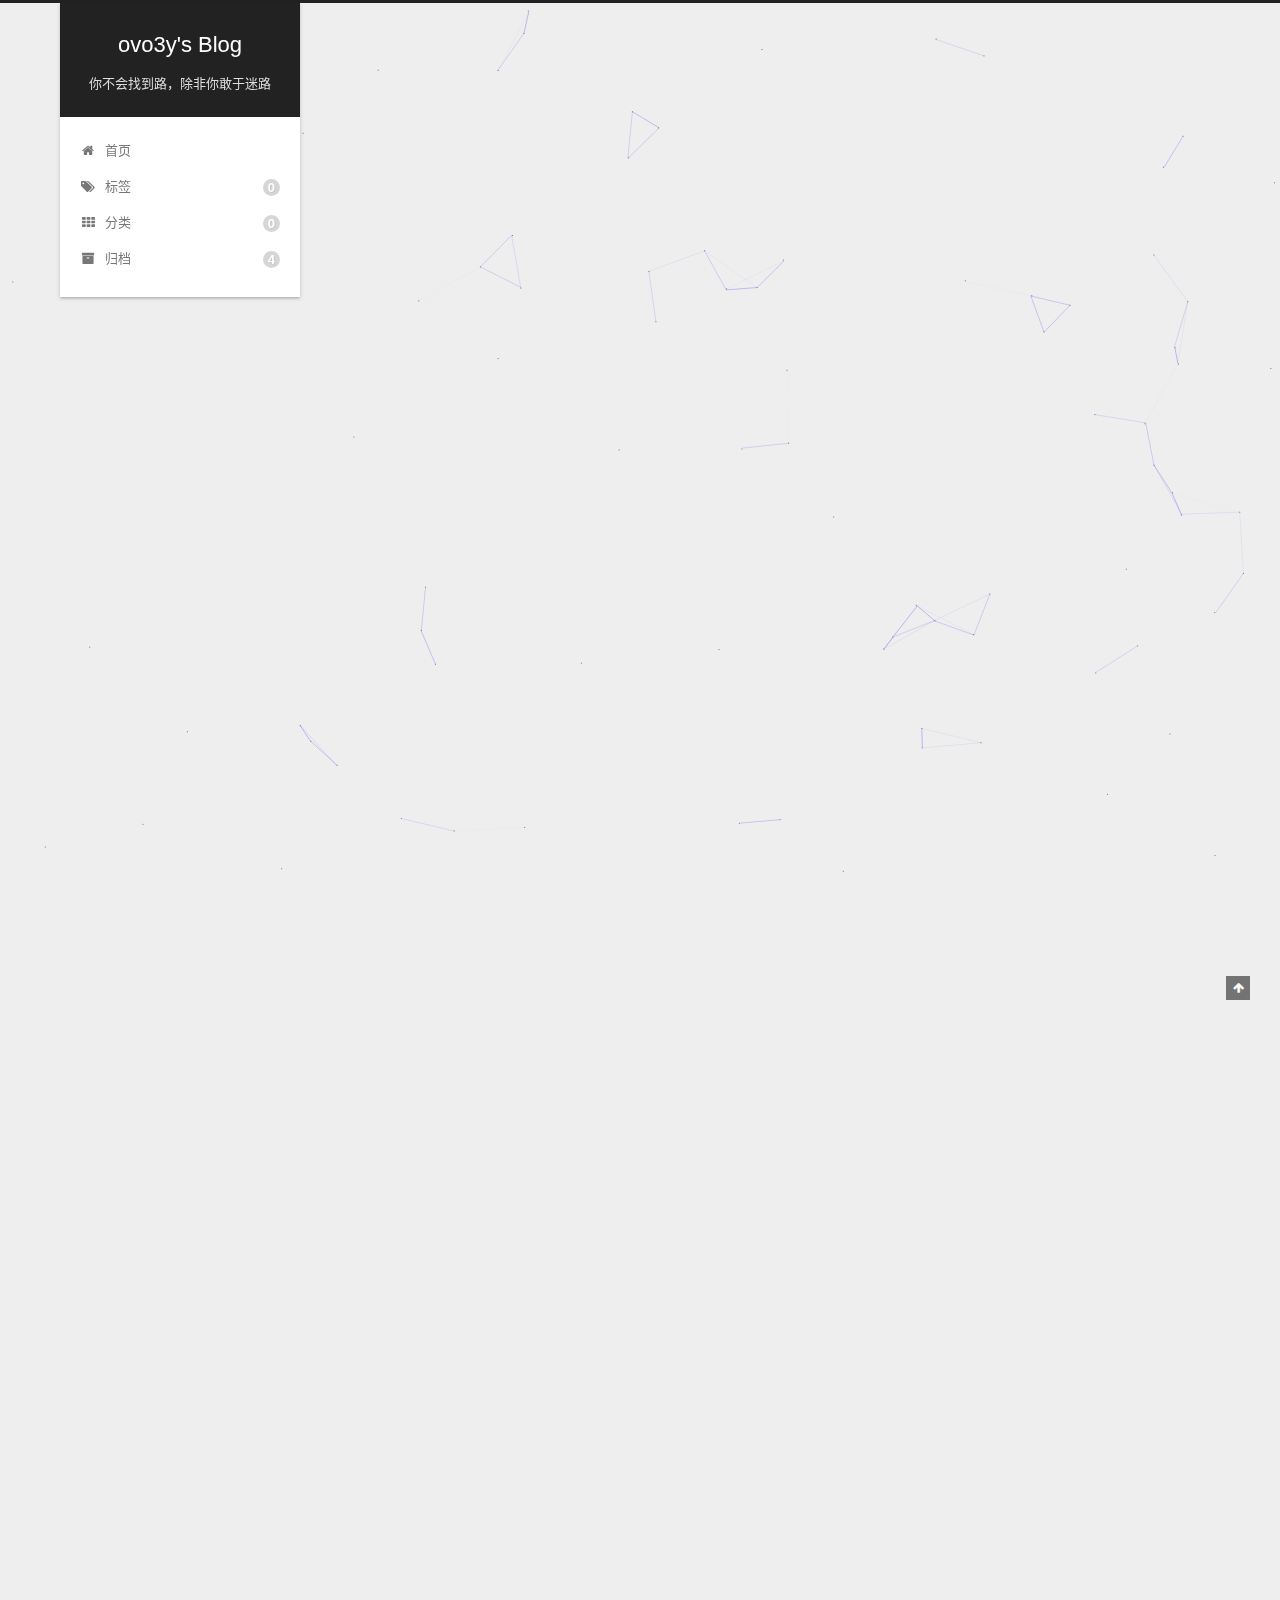
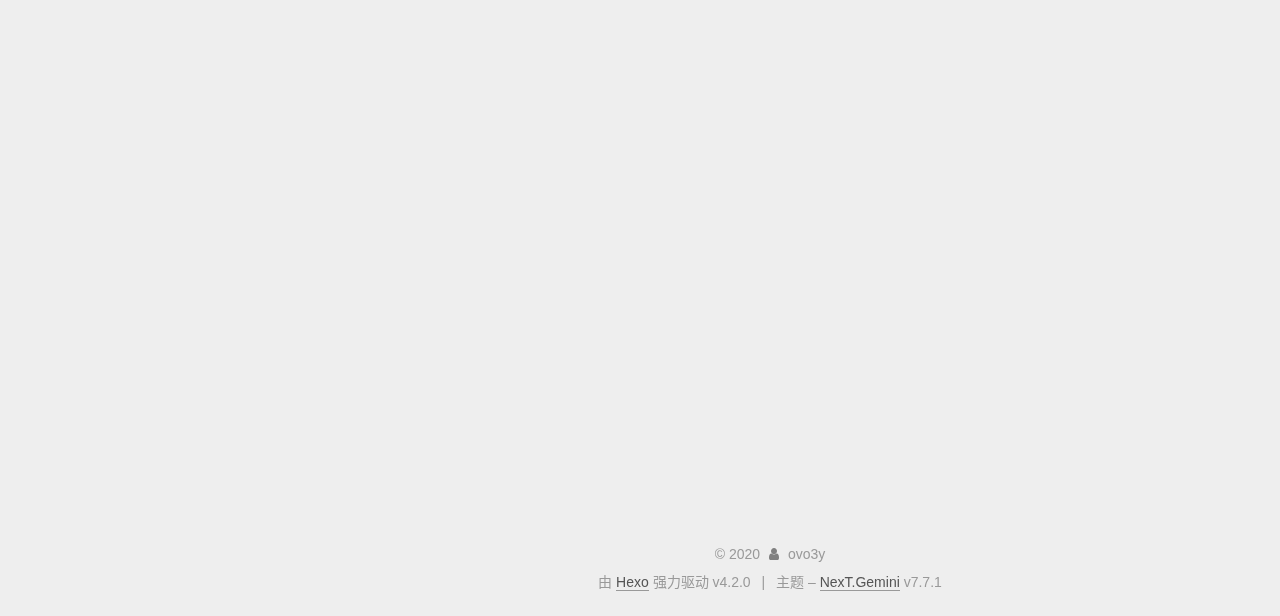
<file: 2020/02/04/JavaSE基础规划/index.html>
<!DOCTYPE html>
<html lang="zh-CN">
<head>
  <meta charset="UTF-8">
<meta name="viewport" content="width=device-width, initial-scale=1, maximum-scale=2">
<meta name="theme-color" content="#222">
<meta name="generator" content="Hexo 4.2.0">
  <link rel="apple-touch-icon" sizes="180x180" href="/images/apple-touch-icon-next.png">
  <link rel="icon" type="image/png" sizes="32x32" href="/images/favicon-32x32-next.png">
  <link rel="icon" type="image/png" sizes="16x16" href="/images/favicon-16x16-next.png">
  <link rel="mask-icon" href="/images/logo.svg" color="#222">

<link rel="stylesheet" href="/css/main.css">


<link rel="stylesheet" href="/lib/font-awesome/css/font-awesome.min.css">


<script id="hexo-configurations">
  var NexT = window.NexT || {};
  var CONFIG = {
    hostname: new URL('http://yoursite.com').hostname,
    root: '/',
    scheme: 'Gemini',
    version: '7.7.1',
    exturl: false,
    sidebar: {"position":"left","display":"post","padding":18,"offset":12,"onmobile":false},
    copycode: {"enable":false,"show_result":false,"style":null},
    back2top: {"enable":true,"sidebar":false,"scrollpercent":false},
    bookmark: {"enable":false,"color":"#222","save":"auto"},
    fancybox: false,
    mediumzoom: false,
    lazyload: false,
    pangu: false,
    comments: {"style":"tabs","active":null,"storage":true,"lazyload":false,"nav":null},
    algolia: {
      appID: '',
      apiKey: '',
      indexName: '',
      hits: {"per_page":10},
      labels: {"input_placeholder":"Search for Posts","hits_empty":"We didn't find any results for the search: ${query}","hits_stats":"${hits} results found in ${time} ms"}
    },
    localsearch: {"enable":false,"trigger":"auto","top_n_per_article":1,"unescape":false,"preload":false},
    path: '',
    motion: {"enable":true,"async":false,"transition":{"post_block":"fadeIn","post_header":"slideDownIn","post_body":"slideDownIn","coll_header":"slideLeftIn","sidebar":"slideUpIn"}}
  };
</script>

  <meta name="description" content="JavaSE基础知识规划 视频地址：https:&#x2F;&#x2F;www.bilibili.com&#x2F;video&#x2F;av59814573?p&#x3D;24  day01- 配置Java环境,写第一个Java程序在B站中 P1是广告，P2才是第一集 我会按照B站的P序号写 从P2-P9 可以2倍速过一遍 (可以省略 但是建议还是看一遍) P10：JDK JRE JVM三个的区别作用 大概能明白是啥 别记混了就行，后期在学完框">
<meta property="og:type" content="article">
<meta property="og:title" content="JavaSE基础规划">
<meta property="og:url" content="http://yoursite.com/2020/02/04/JavaSE%E5%9F%BA%E7%A1%80%E8%A7%84%E5%88%92/index.html">
<meta property="og:site_name" content="ovo3y&#39;s Blog">
<meta property="og:description" content="JavaSE基础知识规划 视频地址：https:&#x2F;&#x2F;www.bilibili.com&#x2F;video&#x2F;av59814573?p&#x3D;24  day01- 配置Java环境,写第一个Java程序在B站中 P1是广告，P2才是第一集 我会按照B站的P序号写 从P2-P9 可以2倍速过一遍 (可以省略 但是建议还是看一遍) P10：JDK JRE JVM三个的区别作用 大概能明白是啥 别记混了就行，后期在学完框">
<meta property="og:locale" content="zh_CN">
<meta property="article:published_time" content="2020-02-04T09:39:08.531Z">
<meta property="article:modified_time" content="2020-02-02T07:40:21.733Z">
<meta property="article:author" content="ovo3y">
<meta name="twitter:card" content="summary">

<link rel="canonical" href="http://yoursite.com/2020/02/04/JavaSE%E5%9F%BA%E7%A1%80%E8%A7%84%E5%88%92/">


<script id="page-configurations">
  // https://hexo.io/docs/variables.html
  CONFIG.page = {
    sidebar: "",
    isHome: false,
    isPost: true
  };
</script>

  <title>JavaSE基础规划 | ovo3y's Blog</title>
  






  <noscript>
  <style>
  .use-motion .brand,
  .use-motion .menu-item,
  .sidebar-inner,
  .use-motion .post-block,
  .use-motion .pagination,
  .use-motion .comments,
  .use-motion .post-header,
  .use-motion .post-body,
  .use-motion .collection-header { opacity: initial; }

  .use-motion .site-title,
  .use-motion .site-subtitle {
    opacity: initial;
    top: initial;
  }

  .use-motion .logo-line-before i { left: initial; }
  .use-motion .logo-line-after i { right: initial; }
  </style>
</noscript>

</head>

<body itemscope itemtype="http://schema.org/WebPage">
  <div class="container use-motion">
    <div class="headband"></div>

    <header class="header" itemscope itemtype="http://schema.org/WPHeader">
      <div class="header-inner"><div class="site-brand-container">
  <div class="site-meta">

    <div>
      <a href="/" class="brand" rel="start">
        <span class="logo-line-before"><i></i></span>
        <span class="site-title">ovo3y's Blog</span>
        <span class="logo-line-after"><i></i></span>
      </a>
    </div>
        <p class="site-subtitle">你不会找到路，除非你敢于迷路</p>
  </div>

  <div class="site-nav-toggle">
    <div class="toggle" aria-label="切换导航栏">
      <span class="toggle-line toggle-line-first"></span>
      <span class="toggle-line toggle-line-middle"></span>
      <span class="toggle-line toggle-line-last"></span>
    </div>
  </div>
</div>


<nav class="site-nav">
  
  <ul id="menu" class="menu">
        <li class="menu-item menu-item-home">

    <a href="/" rel="section"><i class="fa fa-fw fa-home"></i>首页</a>

  </li>
        <li class="menu-item menu-item-tags">

    <a href="/tags/" rel="section"><i class="fa fa-fw fa-tags"></i>标签<span class="badge">0</span></a>

  </li>
        <li class="menu-item menu-item-categories">

    <a href="/categories/" rel="section"><i class="fa fa-fw fa-th"></i>分类<span class="badge">0</span></a>

  </li>
        <li class="menu-item menu-item-archives">

    <a href="/archives/" rel="section"><i class="fa fa-fw fa-archive"></i>归档<span class="badge">4</span></a>

  </li>
  </ul>

</nav>
</div>
    </header>

    
  <div class="back-to-top">
    <i class="fa fa-arrow-up"></i>
    <span>0%</span>
  </div>


    <main class="main">
      <div class="main-inner">
        <div class="content-wrap">
          

          <div class="content">
            

  <div class="posts-expand">
      
  
  
  <article itemscope itemtype="http://schema.org/Article" class="post-block " lang="zh-CN">
    <link itemprop="mainEntityOfPage" href="http://yoursite.com/2020/02/04/JavaSE%E5%9F%BA%E7%A1%80%E8%A7%84%E5%88%92/">

    <span hidden itemprop="author" itemscope itemtype="http://schema.org/Person">
      <meta itemprop="image" content="/images/touxiang.JPG">
      <meta itemprop="name" content="ovo3y">
      <meta itemprop="description" content="Believe in yourself">
    </span>

    <span hidden itemprop="publisher" itemscope itemtype="http://schema.org/Organization">
      <meta itemprop="name" content="ovo3y's Blog">
    </span>
      <header class="post-header">
        <h1 class="post-title" itemprop="name headline">
          JavaSE基础规划
        </h1>

        <div class="post-meta">
            <span class="post-meta-item">
              <span class="post-meta-item-icon">
                <i class="fa fa-calendar-o"></i>
              </span>
              <span class="post-meta-item-text">发表于</span>

              <time title="创建时间：2020-02-04 17:39:08" itemprop="dateCreated datePublished" datetime="2020-02-04T17:39:08+08:00">2020-02-04</time>
            </span>
              <span class="post-meta-item">
                <span class="post-meta-item-icon">
                  <i class="fa fa-calendar-check-o"></i>
                </span>
                <span class="post-meta-item-text">更新于</span>
                <time title="修改时间：2020-02-02 15:40:21" itemprop="dateModified" datetime="2020-02-02T15:40:21+08:00">2020-02-02</time>
              </span>

          

        </div>
      </header>

    
    
    
    <div class="post-body" itemprop="articleBody">

      
        <h1 id="JavaSE基础知识规划"><a href="#JavaSE基础知识规划" class="headerlink" title="JavaSE基础知识规划"></a>JavaSE基础知识规划</h1><blockquote>
<p>视频地址：<a href="https://www.bilibili.com/video/av59814573?p=24" target="_blank" rel="noopener">https://www.bilibili.com/video/av59814573?p=24</a></p>
</blockquote>
<h2 id="day01-配置Java环境-写第一个Java程序"><a href="#day01-配置Java环境-写第一个Java程序" class="headerlink" title="day01- 配置Java环境,写第一个Java程序"></a>day01- 配置Java环境,写第一个Java程序</h2><p>在B站中 P1是广告，P2才是第一集 我会按照B站的P序号写</p>
<p>从P2-P9 可以2倍速过一遍 (可以省略 但是建议还是看一遍)</p>
<p>P10：JDK JRE JVM三个的区别作用 大概能明白是啥</p>
<p>别记混了就行，后期在学完框架后我会让大家专门抽时间学习关于JVM的性能优化    </p>
<p>p11-p13 安装JDK等过程</p>
<p>p14-p16 开始编写Java代码 可以看一下</p>
<h2 id="day02-下载使用eclipse"><a href="#day02-下载使用eclipse" class="headerlink" title="day02-下载使用eclipse"></a>day02-下载使用eclipse</h2><p>p17-p22 下载eclipse+使用创建第一个java项目</p>
<p>p23: 是带着你做一个桌球小项目，没意义，现在看也看不懂，说实话，没啥用耽误时间</p>
<p>你如果时间充足可以大体看看    建议javaSe基础过一遍再看</p>
<p>P24：注释 知道注释哪几种 怎么写注释 就ok</p>
<p>p25:  标识符 命名规范</p>
<p>p26：看看关键字保留字，你一定是记不住的 以后多写写就慢慢领会了</p>
<p>（其实你以后你就知道开发过程中除了脑瘫 根本用不到这种字做变量啥的）</p>
<p>p27-29：变量 常量  final</p>
<h2 id="day03-正式Java的知识学习"><a href="#day03-正式Java的知识学习" class="headerlink" title="day03-正式Java的知识学习"></a>day03-正式Java的知识学习</h2><p>p31-34: 基本数据类型 知道String 字符 int 数字 float 小数 boolean：布尔值 （true 或者 false）。。。</p>
<p>P35-43 运算符  知识不难 就是稍微多点 结合笔记 （自己也可以按照自己的理解 记一下） </p>
<p>.</p>
<h2 id="7天内容"><a href="#7天内容" class="headerlink" title="7天内容"></a>7天内容</h2><p><strong>从P78-P166</strong>  也就是IO流之前的内容</p>
<p>​                ps:   (P88-P102 做游戏的内容不要看)</p>
<p><strong>重点章节</strong></p>
<ul>
<li>P79 super父类对象引用</li>
<li>P80 封装</li>
<li>P82 多态</li>
<li>P85-P87  数组的使用</li>
<li>P103 抽象类</li>
<li>P104 接口</li>
<li>P105 内部类</li>
<li>P128 P129  异常处理</li>
<li>ArrayList Map/HashMap等这种工具类 能够会用 源码分析部分能看懂最好 看不懂也不慌</li>
<li></li>
</ul>

    </div>

    
    
    

      <footer class="post-footer">

        


        
    <div class="post-nav">
      <div class="post-nav-item"></div>
      <div class="post-nav-item">
    <a href="/2020/02/04/JavaSE-day04/" rel="next" title="JavaSE-day04">
      JavaSE-day04 <i class="fa fa-chevron-right"></i>
    </a></div>
    </div>
      </footer>
    
  </article>
  
  
  

  </div>


          </div>
          

<script>
  window.addEventListener('tabs:register', () => {
    let activeClass = CONFIG.comments.activeClass;
    if (CONFIG.comments.storage) {
      activeClass = localStorage.getItem('comments_active') || activeClass;
    }
    if (activeClass) {
      let activeTab = document.querySelector(`a[href="#comment-${activeClass}"]`);
      if (activeTab) {
        activeTab.click();
      }
    }
  });
  if (CONFIG.comments.storage) {
    window.addEventListener('tabs:click', event => {
      if (!event.target.matches('.tabs-comment .tab-content .tab-pane')) return;
      let commentClass = event.target.classList[1];
      localStorage.setItem('comments_active', commentClass);
    });
  }
</script>

        </div>
          
  
  <div class="toggle sidebar-toggle">
    <span class="toggle-line toggle-line-first"></span>
    <span class="toggle-line toggle-line-middle"></span>
    <span class="toggle-line toggle-line-last"></span>
  </div>

  <aside class="sidebar">
    <div class="sidebar-inner">

      <ul class="sidebar-nav motion-element">
        <li class="sidebar-nav-toc">
          文章目录
        </li>
        <li class="sidebar-nav-overview">
          站点概览
        </li>
      </ul>

      <!--noindex-->
      <div class="post-toc-wrap sidebar-panel">
          <div class="post-toc motion-element"><ol class="nav"><li class="nav-item nav-level-1"><a class="nav-link" href="#JavaSE基础知识规划"><span class="nav-number">1.</span> <span class="nav-text">JavaSE基础知识规划</span></a><ol class="nav-child"><li class="nav-item nav-level-2"><a class="nav-link" href="#day01-配置Java环境-写第一个Java程序"><span class="nav-number">1.1.</span> <span class="nav-text">day01- 配置Java环境,写第一个Java程序</span></a></li><li class="nav-item nav-level-2"><a class="nav-link" href="#day02-下载使用eclipse"><span class="nav-number">1.2.</span> <span class="nav-text">day02-下载使用eclipse</span></a></li><li class="nav-item nav-level-2"><a class="nav-link" href="#day03-正式Java的知识学习"><span class="nav-number">1.3.</span> <span class="nav-text">day03-正式Java的知识学习</span></a></li><li class="nav-item nav-level-2"><a class="nav-link" href="#7天内容"><span class="nav-number">1.4.</span> <span class="nav-text">7天内容</span></a></li></ol></li></ol></div>
      </div>
      <!--/noindex-->

      <div class="site-overview-wrap sidebar-panel">
        <div class="site-author motion-element" itemprop="author" itemscope itemtype="http://schema.org/Person">
    <img class="site-author-image" itemprop="image" alt="ovo3y"
      src="/images/touxiang.JPG">
  <p class="site-author-name" itemprop="name">ovo3y</p>
  <div class="site-description" itemprop="description">Believe in yourself</div>
</div>
<div class="site-state-wrap motion-element">
  <nav class="site-state">
      <div class="site-state-item site-state-posts">
          <a href="/archives/">
        
          <span class="site-state-item-count">4</span>
          <span class="site-state-item-name">日志</span>
        </a>
      </div>
  </nav>
</div>
  <div class="links-of-author motion-element">
      <span class="links-of-author-item">
        <a href="https://github.com/ovo3y" title="GitHub → https:&#x2F;&#x2F;github.com&#x2F;ovo3y" rel="noopener" target="_blank"><i class="fa fa-fw fa-github"></i>GitHub</a>
      </span>
      <span class="links-of-author-item">
        <a href="https://weibo.com/ovo3y" title="Weibo → https:&#x2F;&#x2F;weibo.com&#x2F;ovo3y" rel="noopener" target="_blank"><i class="fa fa-fw fa-weibo"></i>Weibo</a>
      </span>
  </div>



      </div>

    </div>
  </aside>
  <div id="sidebar-dimmer"></div>


      </div>
    </main>

    <footer class="footer">
      <div class="footer-inner">
        

<div class="copyright">
  
  &copy; 
  <span itemprop="copyrightYear">2020</span>
  <span class="with-love">
    <i class="fa fa-user"></i>
  </span>
  <span class="author" itemprop="copyrightHolder">ovo3y</span>
</div>
  <div class="powered-by">由 <a href="https://hexo.io/" class="theme-link" rel="noopener" target="_blank">Hexo</a> 强力驱动 v4.2.0
  </div>
  <span class="post-meta-divider">|</span>
  <div class="theme-info">主题 – <a href="https://theme-next.org/" class="theme-link" rel="noopener" target="_blank">NexT.Gemini</a> v7.7.1
  </div>

        








      </div>
    </footer>
  </div>

  
  
  <script color='0,0,255' opacity='0.5' zIndex='-1' count='99' src="/lib/canvas-nest/canvas-nest.min.js"></script>
  <script src="/lib/anime.min.js"></script>
  <script src="/lib/velocity/velocity.min.js"></script>
  <script src="/lib/velocity/velocity.ui.min.js"></script>

<script src="/js/utils.js"></script>

<script src="/js/motion.js"></script>


<script src="/js/schemes/pisces.js"></script>


<script src="/js/next-boot.js"></script>




  















  

  

</body>
</html>
</file>
<file: main.0cf68a.css>
.clearfix:after,.clearfix:before{content:"";display:table}.clearfix:after{clear:both}.left-col.show{box-shadow:0 0 6px 0 rgba(0,0,0,.75)}.mid-col,.mid-col.show .article,.tools-col,.tools-col .tools-section .search-tag.tagcloud .article-tag-list,.tools-col .tools-section .search-ul .search-tag span:hover,.tools-col .tools-section .search-ul .search-time span:hover,.tools-col .tools-section .search-ul .search-title:hover,.tools-col .tools-section .search-wrap .icon{transition:all .2s ease-in;-ms-transition:all .2s ease-in}@-webkit-keyframes leftIn{0%,60%,75%,90%,to{-webkit-animation-timing-function:cubic-bezier(.215,.61,.355,1);animation-timing-function:cubic-bezier(.215,.61,.355,1)}0%{-webkit-transform:translateZ(0);transform:translateZ(0)}60%{-webkit-transform:translate3d(358px,0,0);transform:translate3d(358px,0,0)}75%{-webkit-transform:translate3d(323px,0,0);transform:translate3d(323px,0,0)}90%{-webkit-transform:translate3d(338px,0,0);transform:translate3d(338px,0,0)}to{-webkit-transform:translate3d(333px,0,0);transform:translate3d(333px,0,0)}}@keyframes leftIn{0%,60%,75%,90%,to{-webkit-animation-timing-function:cubic-bezier(.215,.61,.355,1);animation-timing-function:cubic-bezier(.215,.61,.355,1)}0%{-webkit-transform:translateZ(0);transform:translateZ(0)}60%{-webkit-transform:translate3d(358px,0,0);transform:translate3d(358px,0,0)}75%{-webkit-transform:translate3d(323px,0,0);transform:translate3d(323px,0,0)}90%{-webkit-transform:translate3d(338px,0,0);transform:translate3d(338px,0,0)}to{-webkit-transform:translate3d(333px,0,0);transform:translate3d(333px,0,0)}}.mid-col.show{-webkit-animation-duration:.8s;animation-duration:.8s;-webkit-animation-fill-mode:both;animation-fill-mode:both;-webkit-animation-name:leftIn;animation-name:leftIn}@-webkit-keyframes leftOut{0%,60%,75%,90%,to{-webkit-animation-timing-function:cubic-bezier(.215,.61,.355,1);animation-timing-function:cubic-bezier(.215,.61,.355,1)}0%{-webkit-transform:translate3d(333px,0,0);transform:translate3d(333px,0,0)}60%{-webkit-transform:translate3d(-25px,0,0);transform:translate3d(-25px,0,0)}75%{-webkit-transform:translate3d(10px,0,0);transform:translate3d(10px,0,0)}90%{-webkit-transform:translate3d(-5px,0,0);transform:translate3d(-5px,0,0)}to{-webkit-transform:translateZ(0);transform:translateZ(0)}}@keyframes leftOut{0%,60%,75%,90%,to{-webkit-animation-timing-function:cubic-bezier(.215,.61,.355,1);animation-timing-function:cubic-bezier(.215,.61,.355,1)}0%{-webkit-transform:translate3d(333px,0,0);transform:translate3d(333px,0,0)}60%{-webkit-transform:translate3d(-25px,0,0);transform:translate3d(-25px,0,0)}75%{-webkit-transform:translate3d(10px,0,0);transform:translate3d(10px,0,0)}90%{-webkit-transform:translate3d(-5px,0,0);transform:translate3d(-5px,0,0)}to{-webkit-transform:translateZ(0);transform:translateZ(0)}}.mid-col.hide{-webkit-animation-duration:.8s;animation-duration:.8s;-webkit-animation-name:leftOut;animation-name:leftOut}@-webkit-keyframes smallLeftIn{0%,60%,75%,90%,to{-webkit-animation-timing-function:cubic-bezier(.215,.61,.355,1);animation-timing-function:cubic-bezier(.215,.61,.355,1)}0%{-webkit-transform:translateZ(0);transform:translateZ(0)}60%{-webkit-transform:translate3d(325px,0,0);transform:translate3d(325px,0,0)}75%{-webkit-transform:translate3d(290px,0,0);transform:translate3d(290px,0,0)}90%{-webkit-transform:translate3d(305px,0,0);transform:translate3d(305px,0,0)}to{-webkit-transform:translate3d(300px,0,0);transform:translate3d(300px,0,0)}}@keyframes smallLeftIn{0%,60%,75%,90%,to{-webkit-animation-timing-function:cubic-bezier(.215,.61,.355,1);animation-timing-function:cubic-bezier(.215,.61,.355,1)}0%{-webkit-transform:translateZ(0);transform:translateZ(0)}60%{-webkit-transform:translate3d(325px,0,0);transform:translate3d(325px,0,0)}75%{-webkit-transform:translate3d(290px,0,0);transform:translate3d(290px,0,0)}90%{-webkit-transform:translate3d(305px,0,0);transform:translate3d(305px,0,0)}to{-webkit-transform:translate3d(300px,0,0);transform:translate3d(300px,0,0)}}.tools-col.show{-webkit-animation-duration:.8s;animation-duration:.8s;-webkit-animation-fill-mode:both;animation-fill-mode:both;-webkit-animation-name:smallLeftIn;animation-name:smallLeftIn}@-webkit-keyframes smallleftOut{0%,60%,75%,90%,to{-webkit-animation-timing-function:cubic-bezier(.215,.61,.355,1);animation-timing-function:cubic-bezier(.215,.61,.355,1)}0%{-webkit-transform:translate3d(333px,0,0);transform:translate3d(333px,0,0)}60%{-webkit-transform:translate3d(-25px,0,0);transform:translate3d(-25px,0,0)}75%{-webkit-transform:translate3d(10px,0,0);transform:translate3d(10px,0,0)}90%{-webkit-transform:translate3d(-5px,0,0);transform:translate3d(-5px,0,0)}to{-webkit-transform:translateZ(0);transform:translateZ(0)}}@keyframes smallleftOut{0%,60%,75%,90%,to{-webkit-animation-timing-function:cubic-bezier(.215,.61,.355,1);animation-timing-function:cubic-bezier(.215,.61,.355,1)}0%{-webkit-transform:translate3d(333px,0,0);transform:translate3d(333px,0,0)}60%{-webkit-transform:translate3d(-25px,0,0);transform:translate3d(-25px,0,0)}75%{-webkit-transform:translate3d(10px,0,0);transform:translate3d(10px,0,0)}90%{-webkit-transform:translate3d(-5px,0,0);transform:translate3d(-5px,0,0)}to{-webkit-transform:translateZ(0);transform:translateZ(0)}}.tools-col.hide{-webkit-animation-duration:.8s;animation-duration:.8s;-webkit-animation-fill-mode:both;animation-fill-mode:both;-webkit-animation-name:smallleftOut;animation-name:smallleftOut}html{-ms-text-size-adjust:100%;-webkit-text-size-adjust:100%;-webkit-tap-highlight-color:transparent;height:100%}body{margin:0;font-size:14px;font-family:Helvetica Neue,Helvetica,STHeiTi,Arial,sans-serif;line-height:1.5;color:#333;background-color:#fff;min-height:100%}article,aside,details,figcaption,figure,footer,header,hgroup,main,menu,nav,section,summary{display:block}audio,canvas,progress,video{display:inline-block}audio:not([controls]){display:none;height:0}progress{vertical-align:baseline}[hidden],template{display:none}a{background:transparent;text-decoration:none;color:#08c}a:active{outline:0}abbr[title]{border-bottom:1px dotted}b,strong{font-weight:700}dfn{font-style:italic}mark{background:#ff0;color:#000}small{font-size:80%}sub,sup{font-size:75%;line-height:0;position:relative;vertical-align:baseline}sup{top:-.5em}sub{bottom:-.25em}img{border:0;vertical-align:middle;max-width:100%}svg:not(:root){overflow:hidden}pre{overflow:auto;white-space:pre;white-space:pre-wrap;word-wrap:break-word}code,kbd,pre,samp{font-family:monospace,monospace;font-size:1em}button,input,optgroup,select,textarea{color:inherit;font:inherit;margin:0;vertical-align:middle}button,input,select{overflow:visible}button,select{text-transform:none}button,html input[type=button],input[type=reset],input[type=submit]{-webkit-appearance:button;cursor:pointer}[disabled]{cursor:default}button::-moz-focus-inner,input::-moz-focus-inner{border:0;padding:0}input{line-height:normal}input[type=checkbox],input[type=radio]{box-sizing:border-box;padding:0}input[type=number]::-webkit-inner-spin-button,input[type=number]::-webkit-outer-spin-button{height:auto}input[type=search]{-webkit-appearance:textfield;box-sizing:border-box}input[type=search]::-webkit-search-cancel-button,input[type=search]::-webkit-search-decoration{-webkit-appearance:none}fieldset{border:1px solid silver;margin:0 2px;padding:.35em .625em .75em}legend{border:0;padding:0}textarea{overflow:auto;resize:vertical;vertical-align:top}optgroup{font-weight:700}button,input,select,textarea{outline:0}input,textarea{-webkit-user-modify:read-write-plaintext-only}input::-ms-clear,input::-ms-reveal{display:none}input::-moz-placeholder,textarea::-moz-placeholder{color:#999}input:-ms-input-placeholder,textarea:-ms-input-placeholder{color:#999}input::-webkit-input-placeholder,textarea::-webkit-input-placeholder{color:#999}.placeholder{color:#999}table{border-collapse:collapse;border-spacing:0}td,th{padding:0}blockquote,figure,form,h1,h2,h3,h4,h5,h6,p{margin:0}dd,dl,li,ol,ul{margin:0;padding:0}ol,ul{list-style:none outside none}h1,h2,h3{line-height:2;font-weight:400}h1{font-size:18px}h2{font-size:16px}h3{font-size:14px}i{font-style:normal}*{box-sizing:border-box}@font-face{font-family:iconfont;src:url(./fonts/iconfont.b322fa.eot);src:url(./fonts/iconfont.b322fa.eot#iefix) format("embedded-opentype"),url(./fonts/iconfont.8c627f.woff) format("woff"),url(./fonts/iconfont.16acc2.ttf) format("truetype"),url(./fonts/iconfont.45d7ee.svg#iconfont) format("svg")}[class*=" icon-"],[class^=icon-]{font-family:iconfont!important;speak:none;font-size:16px;font-style:normal;font-weight:400;font-variant:normal;text-transform:none;line-height:1;-webkit-font-smoothing:antialiased;-moz-osx-font-smoothing:grayscale}.icon-twitter:before{content:"\E600"}.icon-facebook:before{content:"\E601"}.icon-clock:before{content:"\E602"}.icon-mail:before{content:"\E609"}.icon-link:before{content:"\E6AB"}.icon-search:before{content:"\E65B"}.icon-smile:before{content:"\E64A"}.icon-roundrightfill:before{content:"\E65A"}.icon-list:before{content:"\E682"}.icon-book:before{content:"\E6FE"}.icon-home:before{content:"\E6BB"}.icon-share:before{content:"\E618"}.icon-back:before{content:"\E625"}.icon-qq:before{content:"\E62D"}.icon-weibo:before{content:"\E619"}.icon-segmentfault:before{content:"\E603"}.icon-sort:before{content:"\E700"}.icon-jianshu:before{content:"\E613"}.icon-circle-left:before{content:"\E71F"}.icon-circle-right:before{content:"\E720"}.icon-loading:before{content:"\E614"}.icon-acfun:before{content:"\E604"}.icon-close:before{content:"\E60C"}.icon-tumblr:before{content:"\E6B0"}.icon-calendar:before{content:"\E667"}.icon-rss:before{content:"\E877"}.icon-price-tags:before{content:"\E6F9"}.icon-quo-left:before{content:"\E7F5"}.icon-quo-right:before{content:"\E7F6"}.icon-back1:before{content:"\E64E"}.icon-github:before{content:"\E735"}.icon-film:before{content:"\E7B7"}.icon-weixin:before{content:"\E61F"}.icon-qzone:before{content:"\E680"}.icon-category:before{content:"\E605"}.icon-douban:before{content:"\E64C"}.icon-roundleftfill:before{content:"\E799"}.icon-tuding:before{content:"\E651"}.icon-zhihu:before{content:"\E61B"}.icon-linkedin:before{content:"\E6D4"}.icon-google:before{content:"\E635"}.icon-plane:before{content:"\E62F"}.icon-bilibili:before{content:"\E622"}.icon-psn:before{content:"\E6C7"}body,button,input,select,textarea{color:#1a1a1a;font-family:lucida grande,lucida sans unicode,lucida,helvetica,Hiragino Sans GB,Microsoft YaHei,WenQuanYi Micro Hei,sans-serif;font-size:16px;font-size:1rem;line-height:1.75}body{overflow-y:hidden;background:#eaeaea}#container,body,html{height:100%;overflow-x:hidden;overflow-y:auto}#mobile-nav{display:none}#container{position:relative;min-height:100%}#container .anm-canvas{display:none}#container.show .anm-canvas{display:block;position:fixed}.body-wrap{margin-bottom:80px}.mid-col{position:absolute;right:0;min-height:100%;background:#eaeaea;left:300px;width:auto}.mid-col.show{background:none;opacity:.9}.mid-col.show .article{background:hsla(0,0%,100%,.3)}.left-col{background:#fff;width:300px;position:fixed;opacity:1;transition:all .2s ease-in;height:100%;z-index:999}.left-col .overlay{width:100%;height:180px;position:absolute}.left-col .intrude-less{width:76%;text-align:center;margin:112px auto 0}.left-col #header{width:100%;height:300px;position:relative;border-bottom:1px solid color-border}.left-col #header a{color:#696969}.left-col #header a:hover{color:#b0a0aa}.left-col #header .header-subtitle{text-align:center;color:#999;font-size:14px;line-height:25px;overflow:hidden;text-overflow:ellipsis;display:-webkit-box;-webkit-line-clamp:2;-webkit-box-orient:vertical}.left-col #header .header-menu{font-weight:300;line-height:31px;text-transform:uppercase;float:none;min-height:150px;margin-left:-12px;text-align:center;display:-webkit-box;-webkit-box-orient:horizontal;-webkit-box-pack:center;-webkit-box-align:center}.left-col #header .header-menu li{cursor:default}.left-col #header .header-menu li a{font-size:14px;min-width:300px}.left-col #header .header-smart-menu{font-size:12px;margin-bottom:20px}.left-col #header .header-smart-menu a:after{content:"/"}.left-col #header .header-smart-menu a:last-child:after{content:""}.left-col #header .profilepic{display:block;border:5px solid #fff;border-radius:300px;width:128px;height:128px;margin:0 auto;position:relative;overflow:hidden;background:#88acdb;-webkit-transition:all .2s ease-in;display:-webkit-box;-webkit-box-orient:horizontal;-webkit-box-pack:center;-webkit-box-align:center;text-align:center}.left-col #header .profilepic img{border-radius:300px;opacity:1;-webkit-transition:all .2s ease-in}.left-col #header .profilepic img.show{width:100%;height:100%;opacity:1}.left-col #header .header-author{text-align:center;margin:.67em 0;font-family:Roboto,serif;font-size:30px;transition:.3s}::-webkit-scrollbar{width:10px;height:10px}::-webkit-scrollbar-button{width:0;height:0}::-webkit-scrollbar-button:end:decrement,::-webkit-scrollbar-button:start:increment{display:none}::-webkit-scrollbar-corner{display:block}::-webkit-scrollbar-thumb{border-radius:8px;background-color:rgba(0,0,0,.2)}::-webkit-scrollbar-thumb:hover{border-radius:8px;background-color:rgba(0,0,0,.5)}::-webkit-scrollbar-thumb,::-webkit-scrollbar-track{border-right:1px solid transparent;border-left:1px solid transparent}::-webkit-scrollbar-track:hover{background-color:rgba(0,0,0,.15)}::-webkit-scrollbar-button:start{width:10px;height:10px;background:url(./img/scrollbar_arrow.png) no-repeat 0 0}::-webkit-scrollbar-button:start:hover{background:url(./img/scrollbar_arrow.png) no-repeat -15px 0}::-webkit-scrollbar-button:start:active{background:url(./img/scrollbar_arrow.png) no-repeat -30px 0}::-webkit-scrollbar-button:end{width:10px;height:10px;background:url(./img/scrollbar_arrow.png) no-repeat 0 -18px}::-webkit-scrollbar-button:end:hover{background:url(./img/scrollbar_arrow.png) no-repeat -15px -18px}::-webkit-scrollbar-button:end:active{background:url(./img/scrollbar_arrow.png) no-repeat -30px -18px}.article-entry .highlight,.article-entry pre{background:#272822;margin:10px 0;padding:10px;overflow:auto;color:#fff;font-size:.9em;line-height:22.400000000000002px}.article-entry .gist .gist-file .gist-data .line-numbers,.article-entry .highlight .gutter pre,.article-entry .highlight .gutter pre .line{color:#666}.article-entry code,.article-entry pre{font-family:Source Code Pro,Consolas,Monaco,Menlo,monospace}.article-entry code{background:#eee;padding:0 .3em;border:none}.article-entry pre code{background:none;text-shadow:none;padding:0;color:#fff}.article-entry .highlight{border-radius:4px}.article-entry .highlight pre{border:none;margin:0;padding:0}.article-entry .highlight table{margin:0;width:auto}.article-entry .highlight td{border:none;padding:0}.article-entry .highlight figcaption{color:highlight-comment;line-height:1em;margin-bottom:1em}.article-entry .highlight figcaption:after,.article-entry .highlight figcaption:before{content:"";display:table}.article-entry .highlight figcaption:after{clear:both}.article-entry .highlight figcaption a{float:right}.article-entry .highlight .gutter pre{text-align:right;padding-right:20px}.article-entry .highlight .gutter pre .line{text-shadow:none}.article-entry .highlight .line{color:#fff;min-height:19px}.article-entry .gist{margin:0 -20px;border-style:solid;border-color:#ddd;border-width:1px 0;background:#272822;padding:15px 20px 15px 0}.article-entry .gist .gist-file{border:none;font-family:Source Code Pro,Consolas,Monaco,Menlo,monospace;margin:0}.article-entry .gist .gist-file .gist-data{background:none;border:none}.article-entry .gist .gist-file .gist-data .line-numbers{background:none;border:none;padding:0 20px 0 0}.article-entry .gist .gist-file .gist-data .line-data{padding:0!important}.article-entry .gist .gist-file .highlight{margin:0;padding:0;border:none}.article-entry .gist .gist-file .gist-meta{background:#272822;color:highlight-comment;font:.85em Helvetica Neue,Helvetica,Arial,sans-serif;text-shadow:0 0;padding:0;margin-top:1em;margin-left:20px}.article-entry .gist .gist-file .gist-meta a{color:#258fb8;font-weight:400}.article-entry .gist .gist-file .gist-meta a:hover{text-decoration:underline}pre .comment{color:#75715e}pre .class .params,pre .function .keyword,pre .keyword{color:#66d9ef}pre .css .value,pre .doctype,pre .function,pre .params,pre .tag{color:#fff}pre .at_rule,pre .at_rule .keyword,pre .css~* .tag,pre .preprocessor,pre .preprocessor .keyword,pre .title{color:#f92672}pre .attribute,pre .built_in,pre .class,pre .css~* .class,pre .function .title{color:#a6e22e}pre .string,pre .value{color:#e6db74}pre .number{color:#7163d7}pre .css~* .id,pre .id{color:#fd971f}#header .tagcloud a{color:#fff}.tagcloud a{display:inline-block;text-decoration:none;font-weight:400;font-size:10px;color:#fff;height:18px;line-height:18px;float:left;padding:0 5px 0 10px;position:relative;border-radius:0 5px 5px 0;margin:5px 9px 5px 8px;font-family:Menlo,Monaco,Andale Mono,lucida console,Courier New,monospace}.tagcloud a:hover{opacity:.8}.tagcloud a:before{content:" ";width:0;height:0;position:absolute;top:0;left:-18px;border:9px solid transparent}.tagcloud a:after{content:" ";width:4px;height:4px;background-color:#fff;border-radius:4px;box-shadow:0 0 0 1px rgba(0,0,0,.3);position:absolute;top:7px;left:2px}.tagcloud a.color1{background:#ff945c}.tagcloud a.color1:before{border-right-color:#ff945c}.tagcloud a.color2{background:#cc8167}.tagcloud a.color2:before{border-right-color:#cc8167}.tagcloud a.color3{background:#ba8f6c}.tagcloud a.color3:before{border-right-color:#ba8f6c}.tagcloud a.color4{background:#94635c}.tagcloud a.color4:before{border-right-color:#94635c}.tagcloud a.color5{background:#7b5d5f}.tagcloud a.color5:before{border-right-color:#7b5d5f}.article-tag-list .article-tag-list-item{float:left}.article-pop-out .icon-tuding{color:#999;float:left;margin-right:10px;margin-top:6px}.article-category,.article-category .article-tag-list,.article-tag,.article-tag .article-tag-list{float:left}.article-category .icon,.article-tag .icon{color:#999;float:left;margin-right:10px;margin-top:6px}.article-pop-out{float:left}.archive-article-date{color:#999;margin-right:7.6923%;float:right}.archive-article-date .icon{margin:5px 5px 5px 0}.glass{background-color:rgba(54,70,93,.9);z-index:998;transition:opacity .15s;width:100%;height:100%;display:none}.glass,.tagcloud-ctn{left:0;opacity:1;bottom:0;position:fixed;right:0;top:0}.tagcloud-ctn{z-index:90120;background-size:100% 100%}.tagcloud-ctn .tagcloud-global{position:fixed;top:50%;left:50%;margin-top:-115px;margin-left:-315px;width:630px}.tagcloud-ctn .tagcloud-global a{width:80px;height:80px;border-radius:50%;background:#f2992e;color:#fff;display:block;float:left;line-height:80px;text-align:center}.tagcloud-ctn .tagcloud-global .tab-post-types .tab-post-type:first-child .post-type-icon{background:#f2992e}.tagcloud-ctn .tagcloud-global .tab-post-types .tab-post-type:nth-child(2) .post-type-icon{background:#56bc8a}.tagcloud-ctn .tagcloud-global .tab-post-types .tab-post-type:nth-child(3) .post-type-icon{background:#4aa8d8}.tagcloud-ctn .tagcloud-global .tab-post-types .tab-post-type:nth-child(4) .post-type-icon{background:#a77dc2}.tagcloud-ctn .tagcloud-global .tab-post-types .tab-post-type:nth-child(5) .post-type-icon{background:#dd765d}#header .header-nav{width:100%;position:absolute;transition:-webkit-transform .3s ease-in;transition:transform .3s ease-in;transition:transform .3s ease-in,-webkit-transform .3s ease-in}#header .header-nav .social{margin-top:10px;text-align:center;display:-webkit-box;display:-ms-flexbox;display:flex;-ms-flex-wrap:wrap;flex-wrap:wrap;-webkit-box-pack:center;-ms-flex-pack:center;justify-content:center}#header .header-nav .social a{border-radius:50%;display:-moz-inline-stack;display:inline-block;vertical-align:middle;*vertical-align:auto;zoom:1;*display:inline;margin:0 8px 15px;transition:.3s;text-align:center;color:#fff;opacity:.7;width:28px;height:28px;line-height:26px}#header .header-nav .social a:hover{opacity:1}#header .header-nav .social a.weibo{background:#aaf;border:1px solid #aaf}#header .header-nav .social a.weibo:hover{border:1px solid #aaf}#header .header-nav .social a.segmentfault{background:#009a61;border:1px solid #009a61}#header .header-nav .social a.segmentfault:hover{border:1px solid #009a61}#header .header-nav .social a.rss{background:#ef7522;border:1px solid #ef7522}#header .header-nav .social a.rss:hover{border:1px solid #cf5d0f}#header .header-nav .social a.github{background:#afb6ca;border:1px solid #afb6ca}#header .header-nav .social a.github:hover{border:1px solid #909ab6}#header .header-nav .social a.facebook{background:#3b5998;border:1px solid #3b5998}#header .header-nav .social a.facebook:hover{border:1px solid #2d4373}#header .header-nav .social a.google{background:#c83d20;border:1px solid #c83d20}#header .header-nav .social a.google:hover{border:1px solid #9c3019}#header .header-nav .social a.twitter{background:#55cff8;border:1px solid #55cff8}#header .header-nav .social a.twitter:hover{border:1px solid #24c1f6}#header .header-nav .social a.linkedin{background:#005a87;border:1px solid #005a87}#header .header-nav .social a.linkedin:hover{border:1px solid #006b98}#header .header-nav .social a.acfun{background:#fd4c5d;border:1px solid #fd4c5d}#header .header-nav .social a.acfun:hover{border:1px solid #fd4c5d}#header .header-nav .social a.bilibili{background:#e15280;border:1px solid #e15280}#header .header-nav .social a.bilibili:hover{border:1px solid #e15280}#header .header-nav .social a.zhihu{background:#0078d8;border:1px solid #0078d8}#header .header-nav .social a.zhihu:hover{border:1px solid #0078d8}#header .header-nav .social a.douban{background:#06c611;border:1px solid #06c611}#header .header-nav .social a.douban:hover{border:1px solid #06c611}#header .header-nav .social a.mail{background:#005a87;border:1px solid #005a87}#header .header-nav .social a.mail:hover{border:1px solid #006b98}#header .header-nav .social a.jianshu{background:#ff5722;border:1px solid #ff5722}#header .header-nav .social a.jianshu:hover{border:1px solid #ff5722}#header .header-nav .social a.weixin{background:#4caf50;border:1px solid #4caf50}#header .header-nav .social a.weixin:hover{border:1px solid #4caf50}#header .header-nav .social a.qq{background:#34baad;border:1px solid #34baad}#header .header-nav .social a.qq:hover{border:1px solid #34baad}#header .header-nav .social a.psn{background:#086ef6;border:1px solid #086ef6}#header .header-nav .social a.psn:hover{border:1px solid #086ef6}#page-nav{text-align:center;margin-top:30px}#page-nav .page-number{width:20px;height:25px;background:#4d4d4d;display:inline-block;color:#fff;line-height:25px;font-size:12px;margin:0 5px 30px;border-radius:2px}#page-nav .page-number:hover{background:#5e5e5e}#page-nav .current{background:#88acdb;cursor:default}#page-nav .current:hover{background:#88acdb}#page-nav .extend{color:#4d4d4d;margin:0 27px;opacity:1}#page-nav .extend:hover{color:#5e5e5e}#page-nav:hover .extend{opacity:1}.archives-wrap{position:relative;margin:0 30px;padding-right:60px;border-bottom:1px solid #eee;background:#fff}.archives-wrap:first-child{margin-top:30px}.archives-wrap:last-child{margin-bottom:80px}.archives-wrap .archive-year-wrap{line-height:35px;width:200px;position:absolute;padding-top:15px;font-size:1.8em;z-index:1}.archives-wrap .archive-year-wrap a{color:#666;font-weight:700;padding-left:48px}.archives{position:relative}.archives .article-info{border:none}.archives .archive-article{margin-left:200px;padding:20px 0;border-bottom:1px solid #eee;border-top:1px solid #fff;position:relative}.archives .archive-article:first-child{border-top:none}.archives .archive-article:last-child{border-bottom:none}.archives .archive-article-title{font-size:16px;color:#333;transition:color .3s}.archives .archive-article-title:hover{color:#657b83}.archives .archive-article-title span{display:block;color:#a8a8a8;font-size:12px;line-height:14px;height:7px;padding-left:2px}.archives .archive-article-title span:before{display:inline-block;content:"\201C";font-family:serif;font-size:30px;float:left;margin:4px 4px 0 -12px;color:#c8c8c8}.archive-article-inner .icon-clock{margin-right:5px}.archive-article-inner .archive-article-header{position:relative;min-height:36px}.archive-article-inner .article-meta{position:relative;float:right;margin-top:-10px;color:#555;background:none;text-align:right;width:auto}.archive-article-inner .article-meta .article-date time{color:#aaa}.archive-article-inner .article-meta .archive-article-date,.archive-article-inner .article-meta .article-tag-list{margin-right:30px;display:-moz-inline-stack;display:inline-block;vertical-align:middle;zoom:1;color:#666;font-size:14px}.archive-article-inner .article-meta .archive-article-date{cursor:default;font-size:12px;margin-bottom:5px;margin-top:-10px;margin-right:0}.archive-article-inner .article-meta .article-category:before{float:left;margin-top:1px;left:15px}.archive-article-inner .article-meta .article-category .article-category-link{width:auto;max-width:83px;padding-left:10px}.archive-article-inner .article-meta .article-tag-list{margin-top:0}.archive-article-inner .article-meta .article-tag-list:before{left:15px}.archive-article-inner .article-meta .article-tag-list .article-tag-list-item{display:inline-block;width:auto;max-width:83px;padding-left:8px;font-size:12px}.tools-col{width:300px;height:100%;position:fixed;left:0;top:0;z-index:0;padding:0;opacity:0;-webkit-overflow-scrolling:touch;overflow-scrolling:touch}.tools-col.show{opacity:1}.tools-col.hide{z-index:0}.tools-col .tools-nav{display:none}.tools-col .tools-section,.tools-col .tools-wrap{height:100%;color:#e5e5e5;width:360px;overflow:hidden;overflow-y:auto}.tools-col .tools-section ::-webkit-scrollbar,.tools-col .tools-wrap ::-webkit-scrollbar{display:none}.tools-col .tools-section .search-wrap{width:310px;margin:20px 20px 10px;position:relative}.tools-col .tools-section .search-wrap .search-ipt{width:310px;color:#fff;background:none;border:none;border-bottom:2px solid #fff;font-family:Roboto,serif}.tools-col .tools-section .search-wrap .icon{position:absolute;right:0;top:7px;color:#fff;cursor:pointer}.tools-col .tools-section .search-wrap .icon:hover{-webkit-transform:scale(1.2);transform:scale(1.2)}.tools-col .tools-section .search-wrap ::-webkit-input-placeholder{color:#ededed}.tools-col .tools-section .search-tag.tagcloud{text-align:center;position:relative}.tools-col .tools-section .search-tag.tagcloud .search-tag-wording{font-size:12px;float:right;margin:4px 75px 0 0}.tools-col .tools-section .search-tag.tagcloud .search-switch{width:40px;height:25px;display:block}.tools-col .tools-section .search-tag.tagcloud .search-switch input{width:40px;height:14px;position:absolute;top:0;right:30px;z-index:2;border:0;background:0 0;-webkit-appearance:none;outline:0}.tools-col .tools-section .search-tag.tagcloud .search-switch input:before{content:"";width:40px;height:14px;border:1px solid #bdcabc;background-color:#fdfdfd;border-radius:20px;cursor:pointer;display:inline-block;position:relative;vertical-align:middle;box-sizing:content-box;box-shadow:inset 0 0 0 0 #dfdfdf;transition:border .4s,box-shadow .4s;background-clip:content-box}.tools-col .tools-section .search-tag.tagcloud .search-switch input:checked:before{border-color:#64bd63;box-shadow:inset 0 0 0 .16rem #64bd63;background-color:#64bd63;transition:border .4s,box-shadow .4s,background-color 1.2s}.tools-col .tools-section .search-tag.tagcloud .search-switch input:checked:after{left:27px;background:#fff}.tools-col .tools-section .search-tag.tagcloud .search-switch input:after{content:"";width:14px;height:14px;position:absolute;top:16px;left:2px;-webkit-transform:translateY(-50%);border-radius:100%;background-color:#91c0f1;box-shadow:0 1px 1px rgba(0,0,0,.4);transition:left .2s;cursor:pointer}.tools-col .tools-section .search-tag.tagcloud .article-tag-list{display:none;margin:15px 10px 0;padding:10px;background:hsla(0,0%,100%,.2)}.tools-col .tools-section .search-tag.tagcloud .article-tag-list.show{display:block}.tools-col .tools-section .search-tag.tagcloud .a{float:none}.tools-col .tools-section .search-ul{margin-top:10px;color:rgba(77,77,77,.75);-webkit-overflow-scrolling:touch;overflow-scrolling:touch;overflow-y:auto}.tools-col .tools-section .search-ul .search-li{padding:10px 20px;border-bottom:1px dotted #dcdcdc}.tools-col .tools-section .search-ul .search-li:hover{background:hsla(0,0%,100%,.2)}.tools-col .tools-section .search-ul .search-title{overflow:hidden;white-space:nowrap;text-overflow:ellipsis;display:block;color:#fffff8;text-shadow:1px 1px rgba(77,77,77,.25)}.tools-col .tools-section .search-ul .search-title .icon{margin-right:10px;color:#fffdd8}.tools-col .tools-section .search-ul .search-title:hover{color:#fff}.tools-col .tools-section .search-ul .search-tag,.tools-col .tools-section .search-ul .search-time{font-size:12px;color:#fffdd8;margin-right:10px}.tools-col .tools-section .search-ul .search-tag .icon,.tools-col .tools-section .search-ul .search-time .icon{margin-right:0}.tools-col .tools-section .search-ul .search-tag span,.tools-col .tools-section .search-ul .search-time span{cursor:pointer}.tools-col .tools-section .search-ul .search-tag span:hover,.tools-col .tools-section .search-ul .search-time span:hover{color:#fff}.tools-col .tools-section .search-ul .search-time{float:left}.tools-col .tools-section .search-ul .search-tag span{margin-right:5px}.tools-col .tools-section-friends{padding-top:30px}.tools-col .aboutme-wrap{display:-webkit-box;display:-ms-flexbox;display:flex;-webkit-box-align:center;-ms-flex-align:center;align-items:center;-webkit-box-pack:center;-ms-flex-pack:center;justify-content:center;width:100%;height:100%;color:#fffdd8;text-shadow:1px 1px rgba(77,77,77,.45)}.body-wrap>article{position:relative}@-webkit-keyframes cd-bounce-1{0%{opacity:0;-webkit-transform:scale(1)}60%{opacity:1;-webkit-transform:scale(1.01)}to{-webkit-transform:scale(1)}}@keyframes cd-bounce-1{0%{opacity:0;-webkit-transform:scale(1);transform:scale(1)}60%{opacity:1;-webkit-transform:scale(1.01);transform:scale(1.01)}to{-webkit-transform:scale(1);transform:scale(1)}}.article{margin:30px;position:relative;border:1px solid #ddd;border-top:1px solid #fff;border-bottom:1px solid #fff;background:#fff;transition:all .2s ease-in}.article img{max-width:100%}.article-inner h1.article-title,.article-title{color:#696969;margin-left:0;font-weight:300;line-height:35px;margin-bottom:20px;font-size:26px;transition:color .3s}.article-header{border-left:5px solid #4d4d4d;padding:30px 0 15px 25px;padding-left:7.6923%}.article-meta{width:150px;font-size:14;text-align:right;position:absolute;right:0;top:23px;text-align:center;z-index:1}.article-meta time{color:#aaa}.article-meta time .icon-clock{margin-right:8px;font-size:16px}.article-more-link{margin-top:0;text-align:left;float:right}.article-more-link a{background:#4d4d4d;color:#fff;font-size:12px;padding:5px 8px;line-height:16px;border-radius:2px;transition:background .3s}.article-more-link a:hover{background:#3c3c3c}.article-more-link a.hidden{visibility:hidden}.article-info.info-on-right{margin:10px 0 0;float:right}.article-info-index.article-info{padding-top:20px;margin:30px 7.6923% 0;min-height:72px;border-top:1px solid #ddd}.article-info-post.article-info{padding:0;border:none;margin:-30px 0 20px 7.6923%}.article-inner p{margin:0 0 1.75em}.article-inner{border-color:#d1d1d1}.article-inner h1{font-size:28px;font-size:1.75rem;line-height:1.25;margin-top:2em;margin-bottom:1em}.article-inner h2{font-size:23px;font-size:1.4375rem;line-height:1.2173913043;margin-top:2.4347826087em;margin-bottom:1.2173913043em}.article-inner h3{font-size:19px;font-size:1.1875rem;line-height:1.1052631579;margin-top:2.9473684211em;margin-bottom:1.4736842105em}.article-inner h4,.article-inner h5,.article-inner h6{font-size:16px;font-size:1rem;line-height:1.3125;margin-top:3.5em;margin-bottom:1.75em}.article-inner h4{letter-spacing:.140625em;text-transform:uppercase}.article-inner h6{font-style:italic}.article-inner h1,.article-inner h2,.article-inner h3,.article-inner h4,.article-inner h5,.article-inner h6{font-weight:900}.article-inner h1:first-child,.article-inner h2:first-child,.article-inner h3:first-child,.article-inner h4:first-child,.article-inner h5:first-child,.article-inner h6:first-child{margin-top:0}.article-inner h1:first-child{margin-bottom:10px;display:inline}.article-entry{line-height:1.8em;padding-right:7.6923%;padding-left:7.6923%}.article-entry p{margin-top:10px}.article-entry li code,.article-entry p code{padding:1px 3px;margin:0 3px;background:#ddd;border:1px solid #ccc;font-family:Menlo,Monaco,Andale Mono,lucida console,Courier New,monospace;word-wrap:break-word;font-size:14px}.article-entry blockquote{background:#ddd;border-left:5px solid #ccc;padding:15px 20px;margin-top:10px;border-left:5px solid #657b83;background:#f6f6f6}.article-entry blockquote p{margin-top:0;margin-bottom:0}.article-entry em{font-style:italic}.article-entry ul li:before{content:"";width:6px;height:6px;border:1px solid #999;border-radius:10px;background:#aaa;display:inline-block;margin-right:10px;float:left;margin-top:10px}.article-entry ol{counter-reset:item}.article-entry ol li:before{counter-increment:item;content:counter(item) ".";margin-right:10px}.article-entry ol,.article-entry ul{font-size:14px;margin:10px 0}.article-entry li ol,.article-entry li ul{margin-left:30px}.article-entry li ol li:before,.article-entry li ul li:before{content:"";background:#dedede}.article-entry h1{margin-top:30px}.article-entry h2,.article-entry h3,.article-entry h4,.article-entry h5,.article-entry h6{margin-top:20px;font-weight:700;color:#574c4c;padding-bottom:5px;border-bottom:1px solid #ddd}.article-entry video{max-width:100%}.article-entry strong{font-weight:700}.article-entry .caption{display:block;font-size:.8em;color:#aaa}.article-entry hr{height:0;margin-top:20px;margin-bottom:20px;border-left:0;border-right:0;border-top:1px solid #ddd;border-bottom:1px solid #fff}.article-entry pre{line-height:1.5;margin-top:10px;padding:5px 15px;overflow-x:auto;color:#657b83;border:1px solid #ccc;text-shadow:0 1px #444;font-family:Menlo,Monaco,Andale Mono,lucida console,Courier New,monospace}.article-entry pre code{font-size:14px}.article-entry table{width:100%;border:1px solid #dedede;margin:15px 0;border-collapse:collapse}.article-entry table td,.article-entry table tr{height:35px}.article-entry table thead tr{background:#f8f8f8}.article-entry table tbody tr:hover{background:#efefef}.article-entry table td,.article-entry table th{border:1px solid #dedede;padding:0 10px}.article-entry figure table{border:none;width:auto;margin:0}.article-entry figure table tbody tr:hover{background:none}#article-nav{margin:0 0 20px;padding:0 32px 10px;min-height:30px}#article-nav .article-nav-link-wrap{font-size:14px}#article-nav .article-nav-link-wrap .article-nav-title{display:inline-block;font-size:16px;transition:color .3s}#article-nav .article-nav-link-wrap:hover .article-nav-title,#article-nav .article-nav-link-wrap:hover i{color:#4d4d4d}#article-nav #article-nav-older{float:right}#disqus_thread,#gitment-ctn,#SOHUCS,.cloud-tie-wrapper,.duoshuo{padding:0 30px!important;min-height:20px}#SOHUCS #SOHU_MAIN .module-cmt-list .block-cont-gw{border-bottom:1px dashed #c8c8c8!important}.share-wrap{min-height:20px}.share-btn{float:right;position:relative}.share-icons{display:-webkit-box;display:-ms-flexbox;display:flex;-webkit-box-pack:center;-ms-flex-pack:center;justify-content:center;-webkit-box-align:center;-ms-flex-align:center;align-items:center;-ms-flex-wrap:wrap;flex-wrap:wrap}.share-icons a{border:1px solid #fff;border-radius:50%;display:-moz-inline-stack;display:inline-block;vertical-align:middle;zoom:1;margin:10px;transition:.3s;text-align:center;color:#fff;opacity:.7;width:28px;height:28px;line-height:26px;text-shadow:1px 1px 1px #509eb7}.share-icons a:active{color:#fff}.share-icons a:hover{-webkit-transform:scale(1.2);transform:scale(1.2)}.share-icons a.share-outer{border:none;color:#fff;background:#4d4d4d;text-shadow:none}.page-modal{position:fixed;top:24%;left:50%;z-index:1001;padding:20px;text-align:center;color:#727272;background:#fff;border-radius:4px;box-shadow:0 2px 5px 0 rgba(0,0,0,.16),0 2px 10px 0 rgba(0,0,0,.12);opacity:0;-webkit-transform:translate(-50%,-200%);transform:translate(-50%,-200%)}.page-modal p{margin-bottom:10px}.page-modal.ready{visibility:hidden;display:block;-webkit-transform:translate(-50%,-100%);transform:translate(-50%,-100%);transition:.3s}.page-modal.in{visibility:visible;opacity:1;-webkit-transform:translate(-50%);transform:translate(-50%)}.page-modal .close{position:absolute;right:15px;top:15px;color:rgba(0,0,0,.2);font-size:16px;line-height:20px}.page-modal .close:active,.page-modal .close:hover{color:rgba(0,0,0,.4)}.mask{visibility:hidden;position:fixed;top:0;left:0;bottom:0;z-index:1000;width:100%;height:100%;background:#000;opacity:0;filter:alpha(opacity=0);pointer-events:none;transition:.3s ease-in-out}.mask.in{visibility:visible;pointer-events:auto;opacity:.3}.page-reward{margin:60px 0;text-align:center}.page-reward .page-reward-btn{position:relative;display:inline-block;width:56px;height:56px;line-height:56px;font-size:20px;color:#fff;background:#f44336;border-radius:50%;box-shadow:0 2px 5px 0 rgba(0,0,0,.16),0 2px 10px 0 rgba(0,0,0,.12);transition:.4s ease-in-out}.page-reward .page-reward-btn:active,.page-reward .page-reward-btn:hover{box-shadow:0 6px 12px rgba(0,0,0,.2),0 4px 15px rgba(0,0,0,.2)}.page-reward .page-reward-btn .tooltip-item{display:block;width:56px;height:56px}.page-reward .reward-box{display:-webkit-box;display:-ms-flexbox;display:flex;-ms-flex-pack:distribute;justify-content:space-around}.page-reward .reward-p{color:#fff;font-weight:700;text-shadow:1px 1px 1px #45b9e0}.page-reward .reward-p .icon{margin:0 10px;color:#ddd}.page-reward .reward-type{font-size:16px;display:block;color:#4d4d4d;margin:20px 0 0}.page-reward .reward-img{width:130px;height:130px;border:6px solid #fff;border-radius:3px}.wrap-side-operation{position:fixed;right:40px;bottom:50px;z-index:999;font-size:14px}.wrap-side-operation .icon-plane{color:#fff;text-shadow:1px 1px 1px #509eb7;opacity:.7;font-size:52px;line-height:40px;width:40px;text-align:center;display:block}.mod-side-operation{width:40px;text-align:center}.jump-container:hover .icon-back{background:rgba(36,193,246,.9)}.jump-container,.toc-container{position:relative;cursor:pointer;width:40px;height:40px;opacity:.8}.jump-plan-container{position:absolute;top:-11px;left:-4px;width:50px;height:61px;overflow:hidden}.jump-plan-container .jump-plane{display:block;position:absolute;width:42px;height:66px;-webkit-transform:translateY(68px);transform:translateY(68px);left:-2px}.mod-side-operation__jump-to-top .icon-back{transition:.3s;color:#fff;background:#ccc;-webkit-transform:rotate(90deg);transform:rotate(90deg);font-size:32px;line-height:40px;width:40px;text-align:center;display:block}.mod-side-operation__jump-to-top .icon-back:hover{background:#24c1f6;color:#24c1f6}.toc-container.tooltip-left{background:#ccc;margin-top:10px;transition:.3s}.toc-container.tooltip-left:hover{background:rgba(36,193,246,.9)}.toc-container.tooltip-left .icon-font{font-size:22px;line-height:40px;color:#fff}.toc-container.tooltip-left .tooltip{width:40px;height:40px;top:0;left:0}.toc-container.tooltip-left .tooltip-east .tooltip-content{min-height:100px;text-align:left;padding:5px 0 5px 20px;right:4.7em;min-width:200px;width:auto;font-size:14px;text-shadow:1px 1px 1px #398199;bottom:-10px;-webkit-transform-origin:100% 100%;transform-origin:100% 100%;-webkit-transform:translate3d(0,-10px,0) rotate3d(1,1,1,-30deg);transform:translate3d(0,-10px,0) rotate3d(1,1,1,-30deg)}.toc-container.tooltip-left .tooltip-east .tooltip-content a{color:#fff}.toc-container.tooltip-left .tooltip-east .tooltip-content:after{top:auto;bottom:23px}.toc-container.tooltip-left .tooltip-east .tooltip-content .toc-article{max-height:500px;overflow-x:hidden;overflow-y:auto}.toc-container.tooltip-left .tooltip-east .tooltip-content .toc-article li ol,.toc-container.tooltip-left .tooltip-east .tooltip-content .toc-article li ul{margin-left:30px}.toc-container.tooltip-left .tooltip-east .tooltip-content .toc-article li{white-space:nowrap}.toc-container.tooltip-left .tooltip:hover .tooltip-content{bottom:-10px;-webkit-transform:translate(0);transform:translate(0)}.tooltip-left .tooltip{position:absolute;z-index:999;cursor:pointer;width:28px;height:28px;top:-10px;right:10px}.tooltip-left .tooltip:hover a.share-outer{background:#24c1f6}@-webkit-keyframes pulse{0%{-webkit-transform:scale3d(.5,.5,1)}to{-webkit-transform:scaleX(1)}}@keyframes pulse{0%{-webkit-transform:scale3d(.5,.5,1);transform:scale3d(.5,.5,1)}to{-webkit-transform:scaleX(1);transform:scaleX(1)}}.tooltip-left .tooltip-content{position:absolute;background:rgba(36,193,246,.9);z-index:9999;width:200px;bottom:50%;margin-bottom:-10px;border-radius:20px;font-size:1.1em;text-align:center;color:#fff;opacity:0;cursor:default;pointer-events:none;-webkit-font-smoothing:antialiased;transition:opacity .3s,-webkit-transform .3s;transition:opacity .3s,transform .3s;transition:opacity .3s,transform .3s,-webkit-transform .3s}.tooltip-left .tooltip-west .tooltip-content{left:3.5em;-webkit-transform-origin:-2em 50%;transform-origin:-2em 50%;-webkit-transform:translate3d(0,50%,0) rotate3d(1,1,1,30deg);transform:translate3d(0,50%,0) rotate3d(1,1,1,30deg)}.tooltip-left .tooltip-east .tooltip-content{right:3.5em;-webkit-transform-origin:calc(100% + 2em) 50%;transform-origin:calc(100% + 2em) 50%;-webkit-transform:translate3d(0,50%,0) rotate3d(1,1,1,-30deg);transform:translate3d(0,50%,0) rotate3d(1,1,1,-30deg)}.tooltip-left .tooltip:hover .tooltip-content{opacity:1;-webkit-transform:translate3d(0,50%,0) rotate3d(0,0,0,0);transform:translate3d(0,50%,0) rotate3d(0,0,0,0);pointer-events:auto}.tooltip-left .tooltip-content:after,.tooltip-left .tooltip-content:before{content:"";position:absolute}.tooltip-left .tooltip-content:before{height:100%;width:3em}.tooltip-left .tooltip-content:after{width:2em;height:2em;top:50%;margin:-1em 0 0;background:url(./fonts/tooltip.4004ff.svg) no-repeat 50%;background-size:100%}.tooltip-left .tooltip-west .tooltip-content:after,.tooltip-left .tooltip-west .tooltip-content:before{right:99%}.tooltip-left .tooltip-east .tooltip-content:after,.tooltip-left .tooltip-east .tooltip-content:before{left:99%}.tooltip-left .tooltip-east .tooltip-content:after{-webkit-transform:scaleX(-1);transform:scaleX(-1)}.tooltip-top .tooltip{display:inline;position:relative;z-index:999}.tooltip-top .tooltip:after{content:"";position:absolute;width:100%;height:20px;bottom:100%;left:50%;pointer-events:none;-webkit-transform:translateX(-50%);transform:translateX(-50%)}.tooltip-top .tooltip:hover:after{pointer-events:auto}.tooltip-top .tooltip-content{position:absolute;z-index:9999;width:370px;left:50%;bottom:100%;font-size:20px;line-height:1.4;text-align:center;font-weight:400;color:#4d4d4d;background:transparent;opacity:0;margin:0 0 -10px -185px;cursor:default;pointer-events:none;font-family:Satisfy,cursive;-webkit-font-smoothing:antialiased;transition:opacity .3s .3s;padding-bottom:80px}.tooltip-top .tooltip:hover .tooltip-content{opacity:1;pointer-events:auto;transition-delay:0s}.tooltip-top .tooltip-content span{display:block}.tooltip-top .tooltip-text{border-bottom:10px solid #4d4d4d;overflow:hidden;-webkit-transform:scaleX(0);transform:scaleX(0);transition:-webkit-transform .3s .3s;transition:transform .3s .3s;transition:transform .3s .3s,-webkit-transform .3s .3s}.tooltip-top .tooltip:hover .tooltip-text{transition-delay:0s;-webkit-transform:scaleX(1);transform:scaleX(1)}.tooltip-top .tooltip-inner{background:rgba(36,193,246,.9);padding:40px;-webkit-transform:translate3d(0,100%,0);transform:translate3d(0,100%,0);webkit-transition:-webkit-transform .3s;transition:-webkit-transform .3s;transition:transform .3s;transition:transform .3s,-webkit-transform .3s}.tooltip-top .tooltip:hover .tooltip-inner{transition-delay:.3s;-webkit-transform:translateZ(0);transform:translateZ(0)}.tooltip-top .tooltip-content:after{content:"";left:50%;border:solid transparent;height:0;width:0;position:absolute;pointer-events:none;border-color:transparent;border-top-color:#4d4d4d;border-width:10px;margin-left:-10px}#footer{font-size:12px;font-family:Menlo,Monaco,Andale Mono,lucida console,Courier New,monospace;text-shadow:0 1px #fff;position:absolute;bottom:30px;opacity:.6;width:100%;text-align:center}#footer .outer{padding:0 30px}.footer-left{float:left}.footer-right{float:right}@media screen and (max-width:800px){#container,body,html{height:auto;overflow-x:hidden;overflow-y:auto}#mobile-nav{display:block}.body-wrap{margin-bottom:0}.left-col{display:none}.mid-col{left:0}#header .header-nav,.mid-col{position:relative}.wrap-side-operation{display:none}.cloud-tie-wrapper{padding:0;min-height:20px}.tools-col{left:-300px;width:300px}.tools-col .tools-wrap{padding-top:48px}.tools-col .tools-section,.tools-col .tools-wrap{width:300px}.tools-col .tools-section .search-wrap,.tools-col .tools-wrap .search-wrap{width:280px}.tools-col .tools-section .search-tag.tagcloud,.tools-col .tools-wrap .search-tag.tagcloud{margin-right:-30px}.tools-col .tools-section .search-ul .search-li,.tools-col .tools-wrap .search-ul .search-li{padding:5px 20px}.tools-col.show .header-menu.tools-nav{display:block}#container .header-author.fixed{position:fixed;top:-29px;width:100%;color:#ddd}.mobile-mask{width:100%;height:100%;position:fixed;top:0;left:0;background:rgba(0,0,0,.85);z-index:999}.btnctn{position:fixed;width:50px;height:50px;top:-5px;z-index:4}.btnctn .slider-trigger{position:absolute;z-index:101;width:42px;height:42px;text-align:center;line-height:50px}.btnctn .slider-trigger.back{top:0;left:0}.btnctn .slider-trigger.list{bottom:0;left:0}.btnctn .slider-trigger:hover{background:#444}.btnctn .slider-trigger .icon{font-size:24px;color:#fff}.article-header{border-left:none;padding:0;border-bottom:1px dotted #ddd}.article-header h1{margin-bottom:10px}.article-header .archive-article-date{float:none}.header-subtitle .icon{margin:0 10px;color:#d0d0d0}.article-info-index.article-info{min-height:40px;padding-top:10px;margin:0;border-top:1px solid #ddd}.article-info-post.article-info{margin:0;padding-top:10px;border:none}#viewer-box .viewer-box-l{font-size:14px}.article-nav-link-wrap{margin:5px 0;display:block;clear:both}.article-nav-link-wrap .icon-circle-right{float:left;margin:6px 4px 0 0}.article{padding:10px;margin:10px 0;border:0;font-size:16px;color:#555}.article .article-more-link{margin:0}.article .article-entry{padding:10px 0 30px}.article .article-inner h1.article-title,.article .article-title{font-size:18px;font-weight:300;display:block;margin:0}.article .article-meta{width:auto;height:30px;margin-top:-5px;position:ralative}.article .article-meta .article-date{font-size:12px;border-radius:0;color:#666;background:none;height:auto;padding:0;margin:0;width:100%;text-align:left;margin-left:10px}.article .article-meta .article-date time{width:auto;float:right;margin-right:10px}.article .article-meta .article-tag-list{margin-top:7px;position:absolute;right:10px;top:0}.article .article-meta .article-tag-list:before{float:left;margin-top:1px;left:0}.article .article-meta .article-tag-list .article-tag-list-item{float:left;padding-left:0;width:auto;max-width:83px}.article .article-meta .article-category{margin-top:7px;position:absolute;right:10px;top:-30px}.article .article-meta .article-category:before{float:left;margin-top:1px;left:15px}.article .article-meta .article-category .article-category-link{max-width:83px;width:auto;padding-left:10px}.article #article-nav-older{float:none;display:block}.share{padding:3px 10px}#disqus_thread,.duoshuo{padding:0 13px}#article-nav{margin:0;padding:5px 10px 10px}#article-nav #article-nav-older{float:none}#article-nav .article-nav-link-wrap .article-nav-title{font-size:16px}#page-nav .extend{opacity:1}.instagram .open-ins{left:2px;top:-30px;color:#aaa}.info-on-right{float:none}.archives-wrap{margin:10px 10px 0;padding:10px}.archives-wrap .archive-article-title{font-size:16px}.archives-wrap .archive-year-wrap{position:relative;padding:0}.archives-wrap .archive-year-wrap a{padding:0}.archives-wrap .article-meta .archive-article-date{font-size:12px;margin-right:10px;margin-top:-5px}.archives-wrap .article-meta .article-tag-list-link{font-size:12px}.archives .archive-article{padding:10px 0;margin-left:0}#footer{position:relative;bottom:0}#footer .footer-left{float:none;margin-bottom:10px}#footer .footer-right{float:none}#mobile-nav .header-author{margin:0;position:relative;z-index:2;color:#424242}#mobile-nav .overlay{height:110px;position:absolute;width:100%;z-index:2;background:#4d4d4d}#mobile-nav #header{padding:10px 0 0}#mobile-nav #header .profilepic{display:block;position:relative;z-index:100}.header-menu{height:auto;margin:10px 0 20px}.header-menu.tools-nav{display:none;position:fixed;left:0;width:100%;z-index:9999}.header-menu.tools-nav ul{margin-right:28px}.header-menu.tools-nav li,.header-menu.tools-nav ul{border-color:#fff}.header-menu.tools-nav li a,.header-menu.tools-nav ul a{color:#fff}.header-menu.tools-nav li a.active,.header-menu.tools-nav ul a.active{background:#81b5cc}.header-menu ul{text-align:center;cursor:default;display:-webkit-box;display:-ms-flexbox;display:flex;margin:0 auto;-webkit-box-align:center;-ms-flex-align:center;align-items:center;-ms-flex-pack:distribute;justify-content:space-around;position:relative;z-index:1;border:1px solid #a0a0a0;border-radius:3px}.header-menu li{border-left:1px solid #a0a0a0}.header-menu li:first-child{border-left:0}.header-menu li:last-child{border-right:0}.header-menu li a{font-size:14px;overflow:hidden;text-overflow:ellipsis;white-space:nowrap;display:block;color:#a0a0a0}.header-menu li a.active{color:#eaeaea;background:#a0a0a0}.profilepic{display:block;border:5px solid #fff;border-radius:300px;width:128px;height:128px;margin:0 auto;position:relative;overflow:hidden;background:#88acdb;-webkit-transition:all .2s ease-in;display:-webkit-box;-webkit-box-orient:horizontal;-webkit-box-pack:center;-webkit-box-align:center;text-align:center}.header-author{text-align:center;margin:.67em 0;font-family:Roboto,serif;font-size:30px;transition:.3s}.header-subtitle{text-align:center;color:#999;font-size:14px;line-height:25px;overflow:hidden;text-overflow:ellipsis;display:-webkit-box;-webkit-line-clamp:2;-webkit-box-orient:vertical;padding:0 24px}}/*! PhotoSwipe Default UI CSS by Dmitry Semenov | photoswipe.com | MIT license */.pswp__button{width:44px;height:44px;position:relative;background:none;cursor:pointer;overflow:visible;-webkit-appearance:none;display:block;border:0;padding:0;margin:0;float:right;opacity:.75;transition:opacity .2s;box-shadow:none}.pswp__button:focus,.pswp__button:hover{opacity:1}.pswp__button:active{outline:none;opacity:.9}.pswp__button::-moz-focus-inner{padding:0;border:0}.pswp__ui--over-close .pswp__button--close{opacity:1}.pswp__button,.pswp__button--arrow--left:before,.pswp__button--arrow--right:before{background:url(./img/default-skin.png) 0 0 no-repeat;background-size:264px 88px;width:44px;height:44px}@media (-webkit-min-device-pixel-ratio:1.1),(-webkit-min-device-pixel-ratio:1.09375),(min-resolution:1.1dppx),(min-resolution:105dpi){.pswp--svg .pswp__button,.pswp--svg .pswp__button--arrow--left:before,.pswp--svg .pswp__button--arrow--right:before{background-image:url(./fonts/default-skin.b257fa.svg)}.pswp--svg .pswp__button--arrow--left,.pswp--svg .pswp__button--arrow--right{background:none}}.pswp__button--close{background-position:0 -44px}.pswp__button--share{background-position:-44px -44px}.pswp__button--fs{display:none}.pswp--supports-fs .pswp__button--fs{display:block}.pswp--fs .pswp__button--fs{background-position:-44px 0}.pswp__button--zoom{display:none;background-position:-88px 0}.pswp--zoom-allowed .pswp__button--zoom{display:block}.pswp--zoomed-in .pswp__button--zoom{background-position:-132px 0}.pswp--touch .pswp__button--arrow--left,.pswp--touch .pswp__button--arrow--right{visibility:hidden}.pswp__button--arrow--left,.pswp__button--arrow--right{background:none;top:50%;margin-top:-50px;width:70px;height:100px;position:absolute}.pswp__button--arrow--left{left:0}.pswp__button--arrow--right{right:0}.pswp__button--arrow--left:before,.pswp__button--arrow--right:before{content:"";top:35px;background-color:rgba(0,0,0,.3);height:30px;width:32px;position:absolute}.pswp__button--arrow--left:before{left:6px;background-position:-138px -44px}.pswp__button--arrow--right:before{right:6px;background-position:-94px -44px}.pswp__counter,.pswp__share-modal{-webkit-user-select:none;-moz-user-select:none;-ms-user-select:none;user-select:none}.pswp__share-modal{display:block;background:rgba(0,0,0,.5);width:100%;height:100%;top:0;left:0;padding:10px;position:absolute;z-index:1600;opacity:0;transition:opacity .25s ease-out;-webkit-backface-visibility:hidden;will-change:opacity}.pswp__share-modal--hidden{display:none}.pswp__share-tooltip{z-index:1620;position:absolute;background:#fff;top:56px;border-radius:2px;display:block;width:auto;right:44px;box-shadow:0 2px 5px rgba(0,0,0,.25);-webkit-transform:translateY(6px);transform:translateY(6px);transition:-webkit-transform .25s;transition:transform .25s;transition:transform .25s,-webkit-transform .25s;-webkit-backface-visibility:hidden;will-change:transform}.pswp__share-tooltip a{display:block;padding:8px 12px;font-size:14px;line-height:18px}.pswp__share-tooltip a,.pswp__share-tooltip a:hover{color:#000;text-decoration:none}.pswp__share-tooltip a:first-child{border-radius:2px 2px 0 0}.pswp__share-tooltip a:last-child{border-radius:0 0 2px 2px}.pswp__share-modal--fade-in{opacity:1}.pswp__share-modal--fade-in .pswp__share-tooltip{-webkit-transform:translateY(0);transform:translateY(0)}.pswp--touch .pswp__share-tooltip a{padding:16px 12px}a.pswp__share--facebook:before{content:"";display:block;width:0;height:0;position:absolute;top:-12px;right:15px;border:6px solid transparent;border-bottom-color:#fff;-webkit-pointer-events:none;-moz-pointer-events:none;pointer-events:none}a.pswp__share--facebook:hover{background:#3e5c9a;color:#fff}a.pswp__share--facebook:hover:before{border-bottom-color:#3e5c9a}a.pswp__share--twitter:hover{background:#55acee;color:#fff}a.pswp__share--pinterest:hover{background:#ccc;color:#ce272d}a.pswp__share--download:hover{background:#ddd}.pswp__counter{position:absolute;left:0;top:0;height:44px;font-size:13px;line-height:44px;color:#fff;opacity:.75;padding:0 10px}.pswp__caption{position:absolute;left:0;bottom:0;width:100%;min-height:44px}.pswp__caption small{font-size:11px;color:#bbb}.pswp__caption__center{text-align:left;max-width:420px;margin:0 auto;font-size:13px;padding:10px;line-height:20px;color:#ccc}.pswp__caption--empty{display:none}.pswp__caption--fake{visibility:hidden}.pswp__preloader{width:44px;height:44px;position:absolute;top:0;left:50%;margin-left:-22px;opacity:0;transition:opacity .25s ease-out;will-change:opacity;direction:ltr}.pswp__preloader__icn{width:20px;height:20px;margin:12px}.pswp__preloader--active{opacity:1}.pswp__preloader--active .pswp__preloader__icn{background:url(./img/preloader.gif) 0 0 no-repeat}.pswp--css_animation .pswp__preloader--active{opacity:1}.pswp--css_animation .pswp__preloader--active .pswp__preloader__icn{-webkit-animation:clockwise .5s linear infinite;animation:clockwise .5s linear infinite}.pswp--css_animation .pswp__preloader--active .pswp__preloader__donut{-webkit-animation:donut-rotate 1s cubic-bezier(.4,0,.22,1) infinite;animation:donut-rotate 1s cubic-bezier(.4,0,.22,1) infinite}.pswp--css_animation .pswp__preloader__icn{background:none;opacity:.75;width:14px;height:14px;position:absolute;left:15px;top:15px;margin:0}.pswp--css_animation .pswp__preloader__cut{position:relative;width:7px;height:14px;overflow:hidden}.pswp--css_animation .pswp__preloader__donut{box-sizing:border-box;width:14px;height:14px;border:2px solid #fff;border-radius:50%;border-left-color:transparent;border-bottom-color:transparent;position:absolute;top:0;left:0;background:none;margin:0}@media screen and (max-width:1024px){.pswp__preloader{position:relative;left:auto;top:auto;margin:0;float:right}}@-webkit-keyframes clockwise{0%{-webkit-transform:rotate(0deg);transform:rotate(0deg)}to{-webkit-transform:rotate(1turn);transform:rotate(1turn)}}@keyframes clockwise{0%{-webkit-transform:rotate(0deg);transform:rotate(0deg)}to{-webkit-transform:rotate(1turn);transform:rotate(1turn)}}@-webkit-keyframes donut-rotate{0%{-webkit-transform:rotate(0);transform:rotate(0)}50%{-webkit-transform:rotate(-140deg);transform:rotate(-140deg)}to{-webkit-transform:rotate(0);transform:rotate(0)}}@keyframes donut-rotate{0%{-webkit-transform:rotate(0);transform:rotate(0)}50%{-webkit-transform:rotate(-140deg);transform:rotate(-140deg)}to{-webkit-transform:rotate(0);transform:rotate(0)}}.pswp__ui{-webkit-font-smoothing:auto;visibility:visible;opacity:1;z-index:1550}.pswp__top-bar{position:absolute;left:0;top:0;height:44px;width:100%}.pswp--has_mouse .pswp__button--arrow--left,.pswp--has_mouse .pswp__button--arrow--right,.pswp__caption,.pswp__top-bar{-webkit-backface-visibility:hidden;will-change:opacity;transition:opacity 333ms cubic-bezier(.4,0,.22,1)}.pswp--has_mouse .pswp__button--arrow--left,.pswp--has_mouse .pswp__button--arrow--right{visibility:visible}.pswp__caption,.pswp__top-bar{background-color:rgba(0,0,0,.5)}.pswp__ui--fit .pswp__caption,.pswp__ui--fit .pswp__top-bar{background-color:rgba(0,0,0,.3)}.pswp__ui--idle .pswp__button--arrow--left,.pswp__ui--idle .pswp__button--arrow--right,.pswp__ui--idle .pswp__top-bar{opacity:0}.pswp__ui--hidden .pswp__button--arrow--left,.pswp__ui--hidden .pswp__button--arrow--right,.pswp__ui--hidden .pswp__caption,.pswp__ui--hidden .pswp__top-bar{opacity:.001}.pswp__ui--one-slide .pswp__button--arrow--left,.pswp__ui--one-slide .pswp__button--arrow--right,.pswp__ui--one-slide .pswp__counter{display:none}.pswp__element--disabled{display:none!important}.pswp--minimal--dark .pswp__top-bar{background:none}/*! PhotoSwipe main CSS by Dmitry Semenov | photoswipe.com | MIT license */.pswp{display:none;position:absolute;width:100%;height:100%;left:0;top:0;overflow:hidden;-ms-touch-action:none;touch-action:none;z-index:1500;-webkit-text-size-adjust:100%;-webkit-backface-visibility:hidden;outline:none}.pswp *{box-sizing:border-box}.pswp img{max-width:none}.pswp--animate_opacity{opacity:.001;will-change:opacity;transition:opacity 333ms cubic-bezier(.4,0,.22,1)}.pswp--open{display:block}.pswp--zoom-allowed .pswp__img{cursor:zoom-in}.pswp--zoomed-in .pswp__img{cursor:-webkit-grab;cursor:grab}.pswp--dragging .pswp__img{cursor:-webkit-grabbing;cursor:grabbing}.pswp__bg{background:#000;opacity:0;-webkit-transform:translateZ(0);transform:translateZ(0);-webkit-backface-visibility:hidden}.pswp__bg,.pswp__scroll-wrap{position:absolute;left:0;top:0;width:100%;height:100%}.pswp__scroll-wrap{overflow:hidden}.pswp__container,.pswp__zoom-wrap{-ms-touch-action:none;touch-action:none;position:absolute;left:0;right:0;top:0;bottom:0}.pswp__container,.pswp__img{-webkit-user-select:none;-moz-user-select:none;-ms-user-select:none;user-select:none;-webkit-tap-highlight-color:transparent;-webkit-touch-callout:none}.pswp__zoom-wrap{position:absolute;width:100%;-webkit-transform-origin:left top;transform-origin:left top;transition:-webkit-transform 333ms cubic-bezier(.4,0,.22,1);transition:transform 333ms cubic-bezier(.4,0,.22,1);transition:transform 333ms cubic-bezier(.4,0,.22,1),-webkit-transform 333ms cubic-bezier(.4,0,.22,1)}.pswp__bg{will-change:opacity;transition:opacity 333ms cubic-bezier(.4,0,.22,1)}.pswp--animated-in .pswp__bg,.pswp--animated-in .pswp__zoom-wrap{transition:none}.pswp__container,.pswp__zoom-wrap{-webkit-backface-visibility:hidden}.pswp__item{right:0;bottom:0;overflow:hidden}.pswp__img,.pswp__item{position:absolute;left:0;top:0}.pswp__img{width:auto;height:auto}.pswp__img--placeholder{-webkit-backface-visibility:hidden}.pswp__img--placeholder--blank{background:#222}.pswp--ie .pswp__img{width:100%!important;height:auto!important;left:0;top:0}.pswp__error-msg{position:absolute;left:0;top:50%;width:100%;text-align:center;font-size:14px;line-height:16px;margin-top:-8px;color:#ccc}.pswp__error-msg a{color:#ccc;text-decoration:underline}
</file>
<file: css/main.css>
html {
  line-height: 1.15; /* 1 */
  -webkit-text-size-adjust: 100%; /* 2 */
}
body {
  margin: 0;
}
main {
  display: block;
}
h1 {
  font-size: 2em;
  margin: 0.67em 0;
}
hr {
  box-sizing: content-box; /* 1 */
  height: 0; /* 1 */
  overflow: visible; /* 2 */
}
pre {
  font-family: monospace, monospace; /* 1 */
  font-size: 1em; /* 2 */
}
a {
  background: transparent;
}
abbr[title] {
  border-bottom: none; /* 1 */
  text-decoration: underline; /* 2 */
  text-decoration: underline dotted; /* 2 */
}
b,
strong {
  font-weight: bolder;
}
code,
kbd,
samp {
  font-family: monospace, monospace; /* 1 */
  font-size: 1em; /* 2 */
}
small {
  font-size: 80%;
}
sub,
sup {
  font-size: 75%;
  line-height: 0;
  position: relative;
  vertical-align: baseline;
}
sub {
  bottom: -0.25em;
}
sup {
  top: -0.5em;
}
img {
  border-style: none;
}
button,
input,
optgroup,
select,
textarea {
  font-family: inherit; /* 1 */
  font-size: 100%; /* 1 */
  line-height: 1.15; /* 1 */
  margin: 0; /* 2 */
}
button,
input {
/* 1 */
  overflow: visible;
}
button,
select {
/* 1 */
  text-transform: none;
}
button,
[type='button'],
[type='reset'],
[type='submit'] {
  -webkit-appearance: button;
}
button::-moz-focus-inner,
[type='button']::-moz-focus-inner,
[type='reset']::-moz-focus-inner,
[type='submit']::-moz-focus-inner {
  border-style: none;
  padding: 0;
}
button:-moz-focusring,
[type='button']:-moz-focusring,
[type='reset']:-moz-focusring,
[type='submit']:-moz-focusring {
  outline: 1px dotted ButtonText;
}
fieldset {
  padding: 0.35em 0.75em 0.625em;
}
legend {
  box-sizing: border-box; /* 1 */
  color: inherit; /* 2 */
  display: table; /* 1 */
  max-width: 100%; /* 1 */
  padding: 0; /* 3 */
  white-space: normal; /* 1 */
}
progress {
  vertical-align: baseline;
}
textarea {
  overflow: auto;
}
[type='checkbox'],
[type='radio'] {
  box-sizing: border-box; /* 1 */
  padding: 0; /* 2 */
}
[type='number']::-webkit-inner-spin-button,
[type='number']::-webkit-outer-spin-button {
  height: auto;
}
[type='search'] {
  outline-offset: -2px; /* 2 */
  -webkit-appearance: textfield; /* 1 */
}
[type='search']::-webkit-search-decoration {
  -webkit-appearance: none;
}
::-webkit-file-upload-button {
  font: inherit; /* 2 */
  -webkit-appearance: button; /* 1 */
}
details {
  display: block;
}
summary {
  display: list-item;
}
template {
  display: none;
}
[hidden] {
  display: none;
}
::selection {
  background: #262a30;
  color: #fff;
}
html,
body {
  height: 100%;
}
body {
  background: #eee;
  color: #555;
  font-family: 'Lato', "PingFang SC", "Microsoft YaHei", sans-serif;
  font-size: 1em;
  line-height: 2;
}
@media (max-width: 991px) {
  body {
    padding-left: 0 !important;
    padding-right: 0 !important;
  }
}
h1,
h2,
h3,
h4,
h5,
h6 {
  font-family: 'Lato', "PingFang SC", "Microsoft YaHei", sans-serif;
  font-weight: bold;
  line-height: 1.5;
  margin: 20px 0 15px;
}
h1 {
  font-size: 1.5em;
}
h2 {
  font-size: 1.375em;
}
h3 {
  font-size: 1.25em;
}
h4 {
  font-size: 1.125em;
}
h5 {
  font-size: 1em;
}
h6 {
  font-size: 0.875em;
}
p {
  margin: 0 0 20px 0;
}
a,
span.exturl {
  border-bottom: 1px solid #999;
  color: #555;
  outline: 0;
  text-decoration: none;
  overflow-wrap: break-word;
  word-wrap: break-word;
  cursor: pointer;
}
a:hover,
span.exturl:hover {
  border-bottom-color: #222;
  color: #222;
}
iframe,
img,
video {
  display: block;
  margin-left: auto;
  margin-right: auto;
  max-width: 100%;
}
hr {
  background-color: #ddd;
  background-image: repeating-linear-gradient(-45deg, #fff, #fff 4px, transparent 4px, transparent 8px);
  border: 0;
  height: 3px;
  margin: 40px 0;
}
blockquote {
  border-left: 4px solid #ddd;
  color: #666;
  margin: 0;
  padding: 0 15px;
}
blockquote cite::before {
  content: '-';
  padding: 0 5px;
}
dt {
  font-weight: 700;
}
dd {
  margin: 0;
  padding: 0;
}
kbd {
  background-color: #f5f5f5;
  background-image: linear-gradient(#eee, #fff, #eee);
  border: 1px solid #ccc;
  border-radius: 0.2em;
  box-shadow: 0.1em 0.1em 0.2em rgba(0,0,0,0.1);
  font-family: inherit;
  padding: 0.1em 0.3em;
  white-space: nowrap;
}
.table-container {
  overflow: auto;
}
table {
  border-collapse: collapse;
  border-spacing: 0;
  font-size: 0.875em;
  margin: 0 0 20px 0;
  width: 100%;
}
tbody tr:nth-of-type(odd) {
  background: #f9f9f9;
}
tbody tr:hover {
  background: #f5f5f5;
}
caption,
th,
td {
  font-weight: normal;
  padding: 8px;
  text-align: left;
  vertical-align: middle;
}
th,
td {
  border: 1px solid #ddd;
  border-bottom: 3px solid #ddd;
}
th {
  font-weight: 700;
  padding-bottom: 10px;
}
td {
  border-bottom-width: 1px;
}
.btn {
  background: #fff;
  border: 2px solid #555;
  border-radius: 2px;
  color: #555;
  display: inline-block;
  font-size: 0.875em;
  line-height: 2;
  padding: 0 20px;
  text-decoration: none;
  transition-property: background-color;
  transition-delay: 0s;
  transition-duration: 0.2s;
  transition-timing-function: ease-in-out;
}
.btn:hover {
  background: #222;
  border-color: #222;
  color: #fff;
}
.btn + .btn {
  margin: 0 0 8px 8px;
}
.btn .fa-fw {
  text-align: left;
  width: 1.285714285714286em;
}
.toggle {
  line-height: 0;
}
.toggle .toggle-line {
  background: #fff;
  display: inline-block;
  height: 2px;
  left: 0;
  position: relative;
  top: 0;
  transition: all 0.4s;
  vertical-align: top;
  width: 100%;
}
.toggle .toggle-line:not(:first-child) {
  margin-top: 3px;
}
.toggle.toggle-arrow .toggle-line-first {
  left: 50%;
  top: 2px;
  transform: rotate(45deg);
  width: 50%;
}
.toggle.toggle-arrow .toggle-line-middle {
  left: 2px;
  width: 90%;
}
.toggle.toggle-arrow .toggle-line-last {
  left: 50%;
  top: -2px;
  transform: rotate(-45deg);
  width: 50%;
}
.toggle.toggle-close .toggle-line-first {
  transform: rotate(-45deg);
  top: 5px;
}
.toggle.toggle-close .toggle-line-middle {
  opacity: 0;
}
.toggle.toggle-close .toggle-line-last {
  transform: rotate(45deg);
  top: -5px;
}
.highlight,
pre {
  background: #f7f7f7;
  color: #4d4d4c;
  line-height: 1.6;
  margin: 0 auto 20px;
}
pre,
code {
  font-family: consolas, Menlo, monospace, "PingFang SC", "Microsoft YaHei";
}
code {
  background: #eee;
  border-radius: 3px;
  color: #555;
  padding: 2px 4px;
  overflow-wrap: break-word;
  word-wrap: break-word;
}
.highlight *::selection {
  background: #d6d6d6;
}
.highlight pre {
  border: 0;
  margin: 0;
  padding: 10px 0;
}
.highlight table {
  border: 0;
  margin: 0;
  width: auto;
}
.highlight td {
  border: 0;
  padding: 0;
}
.highlight figcaption {
  background: #eee;
  color: #4d4d4c;
  font-size: 0.875em;
  line-height: 1.2;
  padding: 0.5em;
}
.highlight figcaption::before,
.highlight figcaption::after {
  content: ' ';
  display: table;
}
.highlight figcaption::after {
  clear: both;
}
.highlight figcaption a {
  color: #4d4d4c;
  float: right;
}
.highlight figcaption a:hover {
  border-bottom-color: #4d4d4c;
}
.highlight .gutter {
  -moz-user-select: none;
  -ms-user-select: none;
  -webkit-user-select: none;
  user-select: none;
}
.highlight .gutter pre {
  background: #eff2f3;
  color: #869194;
  padding-left: 10px;
  padding-right: 10px;
  text-align: right;
}
.highlight .code pre {
  background: #f7f7f7;
  padding-left: 10px;
  width: 100%;
}
.gist table {
  width: auto;
}
.gist table td {
  border: 0;
}
pre {
  overflow: auto;
  padding: 10px;
}
pre code {
  background: none;
  color: #4d4d4c;
  font-size: 0.875em;
  padding: 0;
  text-shadow: none;
}
pre .deletion {
  background: #fdd;
}
pre .addition {
  background: #dfd;
}
pre .meta {
  color: #eab700;
  -moz-user-select: none;
  -ms-user-select: none;
  -webkit-user-select: none;
  user-select: none;
}
pre .comment {
  color: #8e908c;
}
pre .variable,
pre .attribute,
pre .tag,
pre .name,
pre .regexp,
pre .ruby .constant,
pre .xml .tag .title,
pre .xml .pi,
pre .xml .doctype,
pre .html .doctype,
pre .css .id,
pre .css .class,
pre .css .pseudo {
  color: #c82829;
}
pre .number,
pre .preprocessor,
pre .built_in,
pre .builtin-name,
pre .literal,
pre .params,
pre .constant,
pre .command {
  color: #f5871f;
}
pre .ruby .class .title,
pre .css .rules .attribute,
pre .string,
pre .symbol,
pre .value,
pre .inheritance,
pre .header,
pre .ruby .symbol,
pre .xml .cdata,
pre .special,
pre .formula {
  color: #718c00;
}
pre .title,
pre .css .hexcolor {
  color: #3e999f;
}
pre .function,
pre .python .decorator,
pre .python .title,
pre .ruby .function .title,
pre .ruby .title .keyword,
pre .perl .sub,
pre .javascript .title,
pre .coffeescript .title {
  color: #4271ae;
}
pre .keyword,
pre .javascript .function {
  color: #8959a8;
}
.blockquote-center {
  border-left: none;
  margin: 40px 0;
  padding: 0;
  position: relative;
  text-align: center;
}
.blockquote-center::before,
.blockquote-center::after {
  background-repeat: no-repeat;
  background-size: 22px 22px;
  content: ' ';
  display: block;
  height: 24px;
  opacity: 0.2;
  position: absolute;
  width: 100%;
}
.blockquote-center::before {
  background-image: url("../images/quote-l.svg");
  background-position: 0 -6px;
  border-top: 1px solid #ccc;
  top: -20px;
}
.blockquote-center::after {
  background-image: url("../images/quote-r.svg");
  background-position: 100% 8px;
  border-bottom: 1px solid #ccc;
  bottom: -20px;
}
.blockquote-center p,
.blockquote-center div {
  text-align: center;
}
.post-body .group-picture img {
  margin: 0 auto;
  padding: 0 3px;
}
.group-picture-row {
  margin-bottom: 6px;
  overflow: hidden;
}
.group-picture-column {
  float: left;
  margin-bottom: 10px;
}
.post-body .label {
  display: inline;
  padding: 0 2px;
}
.post-body .label.default {
  background: #f0f0f0;
}
.post-body .label.primary {
  background: #efe6f7;
}
.post-body .label.info {
  background: #e5f2f8;
}
.post-body .label.success {
  background: #e7f4e9;
}
.post-body .label.warning {
  background: #fcf6e1;
}
.post-body .label.danger {
  background: #fae8eb;
}
.post-body .tabs {
  margin-bottom: 20px;
}
.post-body .tabs,
.tabs-comment {
  display: block;
  padding-top: 10px;
  position: relative;
}
.post-body .tabs ul.nav-tabs,
.tabs-comment ul.nav-tabs {
  display: flex;
  flex-wrap: wrap;
  margin: 0;
  margin-bottom: -1px;
  padding: 0;
}
@media (max-width: 413px) {
  .post-body .tabs ul.nav-tabs,
  .tabs-comment ul.nav-tabs {
    display: block;
    margin-bottom: 5px;
  }
}
.post-body .tabs ul.nav-tabs li.tab,
.tabs-comment ul.nav-tabs li.tab {
  background: #fff;
  border-bottom: 1px solid #ddd;
  border-left: 1px solid transparent;
  border-right: 1px solid transparent;
  border-top: 3px solid transparent;
  flex-grow: 1;
  list-style-type: none;
  border-radius: 0 0 0 0;
}
@media (max-width: 413px) {
  .post-body .tabs ul.nav-tabs li.tab,
  .tabs-comment ul.nav-tabs li.tab {
    border-bottom: 1px solid transparent;
    border-left: 3px solid transparent;
    border-right: 1px solid transparent;
    border-top: 1px solid transparent;
  }
}
@media (max-width: 413px) {
  .post-body .tabs ul.nav-tabs li.tab,
  .tabs-comment ul.nav-tabs li.tab {
    border-radius: 0;
  }
}
.post-body .tabs ul.nav-tabs li.tab a,
.tabs-comment ul.nav-tabs li.tab a {
  border-bottom: initial;
  display: block;
  line-height: 1.8;
  outline: 0;
  padding: 0.25em 0.75em;
  text-align: center;
  transition-delay: 0s;
  transition-duration: 0.2s;
  transition-timing-function: ease-out;
}
.post-body .tabs ul.nav-tabs li.tab a i,
.tabs-comment ul.nav-tabs li.tab a i {
  width: 1.285714285714286em;
}
.post-body .tabs ul.nav-tabs li.tab.active,
.tabs-comment ul.nav-tabs li.tab.active {
  border-bottom: 1px solid transparent;
  border-left: 1px solid #ddd;
  border-right: 1px solid #ddd;
  border-top: 3px solid #fc6423;
}
@media (max-width: 413px) {
  .post-body .tabs ul.nav-tabs li.tab.active,
  .tabs-comment ul.nav-tabs li.tab.active {
    border-bottom: 1px solid #ddd;
    border-left: 3px solid #fc6423;
    border-right: 1px solid #ddd;
    border-top: 1px solid #ddd;
  }
}
.post-body .tabs ul.nav-tabs li.tab.active a,
.tabs-comment ul.nav-tabs li.tab.active a {
  color: #555;
  cursor: default;
}
.post-body .tabs .tab-content .tab-pane,
.tabs-comment .tab-content .tab-pane {
  border: 1px solid #ddd;
  padding: 20px 20px 0 20px;
  border-radius: 0;
}
.post-body .tabs .tab-content .tab-pane:not(.active),
.tabs-comment .tab-content .tab-pane:not(.active) {
  display: none;
}
.post-body .tabs .tab-content .tab-pane.active,
.tabs-comment .tab-content .tab-pane.active {
  display: block;
}
.post-body .tabs .tab-content .tab-pane.active:nth-of-type(1),
.tabs-comment .tab-content .tab-pane.active:nth-of-type(1) {
  border-radius: 0 0 0 0;
}
@media (max-width: 413px) {
  .post-body .tabs .tab-content .tab-pane.active:nth-of-type(1),
  .tabs-comment .tab-content .tab-pane.active:nth-of-type(1) {
    border-radius: 0;
  }
}
.post-body .note {
  border-radius: 3px;
  margin-bottom: 20px;
  padding: 15px;
  position: relative;
  border: 1px solid #eee;
  border-left-width: 5px;
}
.post-body .note h2,
.post-body .note h3,
.post-body .note h4,
.post-body .note h5,
.post-body .note h6 {
  margin-top: 0;
  border-bottom: initial;
  margin-bottom: 0;
  padding-top: 0;
}
.post-body .note p:first-child,
.post-body .note ul:first-child,
.post-body .note ol:first-child,
.post-body .note table:first-child,
.post-body .note pre:first-child,
.post-body .note blockquote:first-child,
.post-body .note img:first-child {
  margin-top: 0;
}
.post-body .note p:last-child,
.post-body .note ul:last-child,
.post-body .note ol:last-child,
.post-body .note table:last-child,
.post-body .note pre:last-child,
.post-body .note blockquote:last-child,
.post-body .note img:last-child {
  margin-bottom: 0;
}
.post-body .note.default {
  border-left-color: #777;
}
.post-body .note.default h2,
.post-body .note.default h3,
.post-body .note.default h4,
.post-body .note.default h5,
.post-body .note.default h6 {
  color: #777;
}
.post-body .note.primary {
  border-left-color: #6f42c1;
}
.post-body .note.primary h2,
.post-body .note.primary h3,
.post-body .note.primary h4,
.post-body .note.primary h5,
.post-body .note.primary h6 {
  color: #6f42c1;
}
.post-body .note.info {
  border-left-color: #428bca;
}
.post-body .note.info h2,
.post-body .note.info h3,
.post-body .note.info h4,
.post-body .note.info h5,
.post-body .note.info h6 {
  color: #428bca;
}
.post-body .note.success {
  border-left-color: #5cb85c;
}
.post-body .note.success h2,
.post-body .note.success h3,
.post-body .note.success h4,
.post-body .note.success h5,
.post-body .note.success h6 {
  color: #5cb85c;
}
.post-body .note.warning {
  border-left-color: #f0ad4e;
}
.post-body .note.warning h2,
.post-body .note.warning h3,
.post-body .note.warning h4,
.post-body .note.warning h5,
.post-body .note.warning h6 {
  color: #f0ad4e;
}
.post-body .note.danger {
  border-left-color: #d9534f;
}
.post-body .note.danger h2,
.post-body .note.danger h3,
.post-body .note.danger h4,
.post-body .note.danger h5,
.post-body .note.danger h6 {
  color: #d9534f;
}
.pagination .prev,
.pagination .next,
.pagination .page-number,
.pagination .space {
  display: inline-block;
  margin: 0 10px;
  padding: 0 11px;
  position: relative;
  top: -1px;
}
@media (max-width: 767px) {
  .pagination .prev,
  .pagination .next,
  .pagination .page-number,
  .pagination .space {
    margin: 0 5px;
  }
}
.pagination {
  border-top: 1px solid #eee;
  margin: 120px 0 0;
  text-align: center;
}
.pagination .prev,
.pagination .next,
.pagination .page-number {
  border-bottom: 0;
  border-top: 1px solid #eee;
  transition-property: border-color;
  transition-delay: 0s;
  transition-duration: 0.2s;
  transition-timing-function: ease-in-out;
}
.pagination .prev:hover,
.pagination .next:hover,
.pagination .page-number:hover {
  border-top-color: #222;
}
.pagination .space {
  margin: 0;
  padding: 0;
}
.pagination .prev {
  margin-left: 0;
}
.pagination .next {
  margin-right: 0;
}
.pagination .page-number.current {
  background: #ccc;
  border-top-color: #ccc;
  color: #fff;
}
@media (max-width: 767px) {
  .pagination {
    border-top: none;
  }
  .pagination .prev,
  .pagination .next,
  .pagination .page-number {
    border-bottom: 1px solid #eee;
    border-top: 0;
    margin-bottom: 10px;
    padding: 0 10px;
  }
  .pagination .prev:hover,
  .pagination .next:hover,
  .pagination .page-number:hover {
    border-bottom-color: #222;
  }
}
.comments {
  margin: 60px 20px 0;
  overflow: hidden;
}
.comment-button-group {
  display: flex;
  flex-wrap: wrap-reverse;
  justify-content: center;
  margin: 1em 0;
}
.comment-button-group .comment-button {
  margin: 0.1em 0.2em;
}
.comment-button-group .comment-button.active {
  background: #222;
  border-color: #222;
  color: #fff;
}
.comment-position {
  display: none;
}
.comment-position.active {
  display: block;
}
.tabs-comment {
  background: #fff;
  margin-top: 4em;
  padding-top: 0;
}
.tabs-comment .comments {
  border: 0;
  box-shadow: none;
  margin-top: 0;
  padding-top: 0;
}
.container {
  min-height: 100%;
  position: relative;
}
.main-inner {
  margin: 0 auto;
  width: calc(100% - 20px);
}
@media (min-width: 1200px) {
  .main-inner {
    width: 1160px;
  }
}
@media (min-width: 1600px) {
  .main-inner {
    width: 73%;
  }
}
.header {
  background: transparent;
}
.header-inner {
  margin: 0 auto;
  position: relative;
  width: calc(100% - 20px);
}
@media (min-width: 1200px) {
  .header-inner {
    width: 1160px;
  }
}
@media (min-width: 1600px) {
  .header-inner {
    width: 73%;
  }
}
.headband {
  background: #222;
  height: 3px;
}
.site-meta {
  margin: 0;
  text-align: center;
}
@media (max-width: 767px) {
  .site-meta {
    text-align: center;
  }
}
.brand {
  background: #222;
  border-bottom: none;
  color: #fff;
  display: inline-block;
  line-height: 1.375em;
  padding: 0 40px;
  position: relative;
}
.brand:hover {
  color: #fff;
}
.site-title {
  display: inline-block;
  font-family: 'Lato', "PingFang SC", "Microsoft YaHei", sans-serif;
  font-size: 1.375em;
  font-weight: normal;
  line-height: 1.5;
  vertical-align: top;
}
.site-subtitle {
  color: #ddd;
  font-size: 0.8125em;
  margin-top: 10px;
}
.use-motion .brand {
  opacity: 0;
}
.use-motion .site-title,
.use-motion .site-subtitle,
.use-motion .custom-logo-image {
  opacity: 0;
  position: relative;
  top: -10px;
}
.site-nav-toggle {
  display: none;
  left: 10px;
  position: absolute;
}
@media (max-width: 767px) {
  .site-nav-toggle {
    display: block;
  }
}
.site-nav-toggle .toggle {
  background: transparent;
  border: 0;
  margin-top: 2px;
  padding: 10px;
  width: 22px;
}
.site-nav-toggle .toggle .toggle-line {
  background: #555;
  border-radius: 1px;
}
.site-nav {
  display: block;
}
@media (max-width: 767px) {
  .site-nav {
    clear: both;
    display: none;
  }
}
.site-nav.site-nav-on {
  display: block;
}
.menu {
  margin-top: 20px;
  padding-left: 0;
  text-align: center;
}
.menu-item {
  display: inline-block;
  list-style: none;
  margin: 0 10px;
}
@media (max-width: 767px) {
  .menu-item {
    margin-top: 10px;
  }
}
.menu-item a,
.menu-item span.exturl {
  border-bottom: 0;
  display: block;
  font-size: 0.8125em;
  transition-property: border-color;
  transition-delay: 0s;
  transition-duration: 0.2s;
  transition-timing-function: ease-in-out;
}
@media (hover: none) {
  .menu-item a:hover,
  .menu-item span.exturl:hover {
    border-bottom-color: transparent !important;
  }
}
.menu-item .fa {
  margin-right: 8px;
}
.menu-item .badge {
  display: inline-block;
  font-weight: 700;
  line-height: 1;
  margin-left: 0.35em;
  margin-top: 0.35em;
  text-align: center;
  white-space: nowrap;
}
@media (max-width: 767px) {
  .menu-item .badge {
    float: right;
    margin-left: 0;
  }
}
.use-motion .menu-item {
  opacity: 0;
}
.sidebar {
  background: #222;
  bottom: 0;
  box-shadow: inset 0 2px 6px #000;
  position: fixed;
  top: 0;
}
.sidebar a,
.sidebar span.exturl {
  border-bottom-color: #555;
  color: #999;
}
.sidebar a:hover,
.sidebar span.exturl:hover {
  border-bottom-color: #eee;
  color: #eee;
}
@media (max-width: 991px) {
  .sidebar {
    display: none;
  }
}
.sidebar-inner {
  color: #999;
  padding: 18px 10px;
  text-align: center;
}
.cc-license {
  margin-top: 10px;
  text-align: center;
}
.cc-license .cc-opacity {
  border-bottom: none;
  opacity: 0.7;
}
.cc-license .cc-opacity:hover {
  opacity: 0.9;
}
.cc-license img {
  display: inline-block;
}
.site-author-image {
  border: 1px solid #eee;
  display: block;
  height: auto;
  margin: 0 auto;
  max-width: 120px;
  padding: 2px;
  border-radius: 50%;
}
.site-author-name {
  color: #222;
  font-weight: 600;
  margin: 0;
  text-align: center;
}
.site-description {
  color: #999;
  font-size: 0.8125em;
  margin-top: 0;
  text-align: center;
}
.links-of-author {
  margin-top: 15px;
}
.links-of-author a,
.links-of-author span.exturl {
  border-bottom-color: #555;
  display: inline-block;
  font-size: 0.8125em;
  margin-bottom: 10px;
  margin-right: 10px;
  vertical-align: middle;
}
.links-of-author a::before,
.links-of-author span.exturl::before {
  background: #2e16ff;
  border-radius: 50%;
  content: ' ';
  display: inline-block;
  height: 4px;
  margin-right: 3px;
  vertical-align: middle;
  width: 4px;
}
.sidebar-button {
  margin-top: 15px;
}
.sidebar-button a {
  border: 1px solid #fc6423;
  border-radius: 4px;
  color: #fc6423;
  display: inline-block;
  padding: 0 15px;
}
.sidebar-button a .fa {
  margin-right: 5px;
}
.sidebar-button a:hover {
  background: #fc6423;
  border: 1px solid #fc6423;
  color: #fff;
}
.sidebar-button a:hover .fa {
  color: #fff;
}
.links-of-blogroll {
  font-size: 0.8125em;
  margin-top: 10px;
}
.links-of-blogroll-title {
  font-size: 0.875em;
  font-weight: 600;
  margin-top: 0;
}
.links-of-blogroll-list {
  list-style: none;
  margin: 0;
  padding: 0;
}
.links-of-blogroll-item {
  padding: 2px 10px;
}
.links-of-blogroll-item a,
.links-of-blogroll-item span.exturl {
  box-sizing: border-box;
  display: inline-block;
  max-width: 280px;
  overflow: hidden;
  text-overflow: ellipsis;
  white-space: nowrap;
}
#sidebar-dimmer {
  display: none;
}
@media (max-width: 767px) {
  #sidebar-dimmer {
    background: #000;
    display: block;
    height: 100%;
    left: 100%;
    opacity: 0;
    position: fixed;
    top: 0;
    width: 100%;
    z-index: 1100;
  }
  .sidebar-active + #sidebar-dimmer {
    opacity: 0.7;
    transform: translateX(-100%);
    transition: opacity 0.5s;
  }
}
.sidebar-nav {
  margin: 0;
  padding-bottom: 20px;
  padding-left: 0;
}
.sidebar-nav li {
  border-bottom: 1px solid transparent;
  color: #555;
  cursor: pointer;
  display: inline-block;
  font-size: 0.875em;
}
.sidebar-nav li.sidebar-nav-overview {
  margin-left: 10px;
}
.sidebar-nav li:hover {
  color: #fc6423;
}
.sidebar-nav .sidebar-nav-active {
  border-bottom-color: #fc6423;
  color: #fc6423;
}
.sidebar-nav .sidebar-nav-active:hover {
  color: #fc6423;
}
.sidebar-panel {
  display: none;
  overflow-x: hidden;
  overflow-y: auto;
}
.sidebar-panel-active {
  display: block;
}
.sidebar-toggle {
  background: #222;
  bottom: 45px;
  cursor: pointer;
  height: 14px;
  left: 30px;
  padding: 5px;
  position: fixed;
  width: 14px;
  z-index: 1300;
}
@media (max-width: 991px) {
  .sidebar-toggle {
    left: 20px;
    opacity: 0.8;
    display: none;
  }
}
.sidebar-toggle:hover .toggle-line {
  background: #fc6423;
}
.post-toc {
  font-size: 0.875em;
}
.post-toc ol {
  list-style: none;
  margin: 0;
  padding: 0 2px 5px 10px;
  text-align: left;
}
.post-toc ol > ol {
  padding-left: 0;
}
.post-toc ol a {
  border-bottom-color: #ccc;
  color: #666;
  transition-property: all;
  transition-delay: 0s;
  transition-duration: 0.2s;
  transition-timing-function: ease-in-out;
}
.post-toc ol a:hover {
  border-bottom-color: #000;
  color: #000;
}
.post-toc .nav-item {
  line-height: 1.8;
  overflow: hidden;
  text-overflow: ellipsis;
  white-space: nowrap;
}
.post-toc .nav .nav-child {
  display: none;
}
.post-toc .nav .active > .nav-child {
  display: block;
}
.post-toc .nav .active-current > .nav-child {
  display: block;
}
.post-toc .nav .active-current > .nav-child > .nav-item {
  display: block;
}
.post-toc .nav .active > a {
  border-bottom-color: #fc6423;
  color: #fc6423;
}
.post-toc .nav .active-current > a {
  color: #fc6423;
}
.post-toc .nav .active-current > a:hover {
  color: #fc6423;
}
.site-state {
  display: flex;
  justify-content: center;
  line-height: 1.4;
  margin-top: 10px;
  overflow: hidden;
  text-align: center;
  white-space: nowrap;
}
.site-state-item {
  padding: 0 15px;
}
.site-state-item:not(:first-child) {
  border-left: 1px solid #eee;
}
.site-state-item a {
  border-bottom: none;
}
.site-state-item-count {
  color: inherit;
  display: block;
  font-size: 1em;
  font-weight: 600;
  text-align: center;
}
.site-state-item-name {
  color: #999;
  font-size: 0.8125em;
}
.footer {
  color: #999;
  font-size: 0.875em;
  padding: 20px 0;
}
.footer.footer-fixed {
  bottom: 0;
  left: 0;
  position: absolute;
  right: 0;
}
.footer-inner {
  box-sizing: border-box;
  margin: 0 auto;
  text-align: center;
  width: calc(100% - 20px);
}
@media (min-width: 1200px) {
  .footer-inner {
    width: 1160px;
  }
}
@media (min-width: 1600px) {
  .footer-inner {
    width: 73%;
  }
}
.with-love {
  color: #808080;
  display: inline-block;
  margin: 0 5px;
}
.powered-by,
.theme-info {
  display: inline-block;
}
@-moz-keyframes iconAnimate {
  0%, 100% {
    transform: scale(1);
  }
  10%, 30% {
    transform: scale(0.9);
  }
  20%, 40%, 60%, 80% {
    transform: scale(1.1);
  }
  50%, 70% {
    transform: scale(1.1);
  }
}
@-webkit-keyframes iconAnimate {
  0%, 100% {
    transform: scale(1);
  }
  10%, 30% {
    transform: scale(0.9);
  }
  20%, 40%, 60%, 80% {
    transform: scale(1.1);
  }
  50%, 70% {
    transform: scale(1.1);
  }
}
@-o-keyframes iconAnimate {
  0%, 100% {
    transform: scale(1);
  }
  10%, 30% {
    transform: scale(0.9);
  }
  20%, 40%, 60%, 80% {
    transform: scale(1.1);
  }
  50%, 70% {
    transform: scale(1.1);
  }
}
@keyframes iconAnimate {
  0%, 100% {
    transform: scale(1);
  }
  10%, 30% {
    transform: scale(0.9);
  }
  20%, 40%, 60%, 80% {
    transform: scale(1.1);
  }
  50%, 70% {
    transform: scale(1.1);
  }
}
.back-to-top {
  background: #222;
  bottom: -100px;
  box-sizing: border-box;
  color: #fff;
  cursor: pointer;
  font-size: 12px;
  left: 30px;
  opacity: 0.6;
  padding: 0 6px;
  position: fixed;
  text-align: center;
  transition-property: bottom;
  z-index: 1300;
  transition-delay: 0s;
  transition-duration: 0.2s;
  transition-timing-function: ease-in-out;
  width: 24px;
}
.back-to-top span {
  display: none;
}
.back-to-top:hover {
  color: #fc6423;
}
.back-to-top.back-to-top-on {
  bottom: 30px;
}
@media (max-width: 991px) {
  .back-to-top {
    left: 20px;
    opacity: 0.8;
  }
}
.post-body {
  font-family: 'Lato', "PingFang SC", "Microsoft YaHei", sans-serif;
  overflow-wrap: break-word;
  word-wrap: break-word;
}
@media (min-width: 1200px) {
  .post-body {
    font-size: 1.125em;
  }
}
.post-body span.exturl .fa {
  font-size: 0.875em;
  margin-left: 4px;
}
.post-body .image-caption,
.post-body .figure .caption {
  color: #999;
  font-size: 0.875em;
  font-weight: bold;
  line-height: 1;
  margin: -20px auto 15px;
  text-align: center;
}
.post-sticky-flag {
  display: inline-block;
  transform: rotate(30deg);
}
.post-button {
  margin-top: 40px;
  text-align: center;
}
.use-motion .post-block,
.use-motion .pagination,
.use-motion .comments {
  opacity: 0;
}
.use-motion .post-header {
  opacity: 0;
}
.use-motion .post-body {
  opacity: 0;
}
.use-motion .collection-header {
  opacity: 0;
}
.posts-collapse {
  margin-left: 55px;
  position: relative;
}
@media (max-width: 767px) {
  .posts-collapse {
    margin-left: 20px;
    margin-right: 20px;
  }
}
.posts-collapse .collection-title {
  font-size: 1.125em;
  position: relative;
}
.posts-collapse .collection-title::before {
  background: #999;
  border: 1px solid #fff;
  border-radius: 50%;
  content: ' ';
  height: 10px;
  left: 0;
  margin-left: -6px;
  margin-top: -4px;
  position: absolute;
  top: 50%;
  width: 10px;
}
.posts-collapse .collection-year {
  margin: 60px 0;
  position: relative;
}
.posts-collapse .collection-year::before {
  background: #bbb;
  border-radius: 50%;
  content: ' ';
  height: 8px;
  left: 0;
  margin-left: -4px;
  margin-top: -4px;
  position: absolute;
  top: 50%;
  width: 8px;
}
.posts-collapse .collection-header {
  display: inline-block;
  margin: 0 0 0 20px;
}
.posts-collapse .collection-header small {
  color: #bbb;
  margin-left: 5px;
}
.posts-collapse .post-header {
  border-bottom: 1px dashed #ccc;
  margin: 30px 0;
  padding-left: 15px;
  position: relative;
  transition-property: border;
  transition-delay: 0s;
  transition-duration: 0.2s;
  transition-timing-function: ease-in-out;
}
.posts-collapse .post-header::before {
  background: #bbb;
  border: 1px solid #fff;
  border-radius: 50%;
  content: ' ';
  height: 6px;
  left: 0;
  margin-left: -4px;
  position: absolute;
  top: 0.75em;
  transition-property: background;
  width: 6px;
  transition-delay: 0s;
  transition-duration: 0.2s;
  transition-timing-function: ease-in-out;
}
.posts-collapse .post-header:hover {
  border-bottom-color: #666;
}
.posts-collapse .post-header:hover::before {
  background: #222;
}
.posts-collapse .post-meta {
  display: inline;
  font-size: 0.75em;
  margin-right: 10px;
}
.posts-collapse .post-title {
  display: inline;
  font-size: 1em;
  font-weight: normal;
}
.posts-collapse .post-title a,
.posts-collapse .post-title span.exturl {
  border-bottom: none;
  color: #666;
}
.posts-collapse::before {
  background: #f5f5f5;
  content: ' ';
  height: 100%;
  left: 0;
  margin-left: -2px;
  position: absolute;
  top: 1.25em;
  width: 4px;
}
.posts-collapse .fa-external-link {
  font-size: 0.875em;
  margin-left: 5px;
}
.post-eof {
  background: #ccc;
  height: 1px;
  margin: 80px auto 60px;
  text-align: center;
  width: 8%;
}
.post-block:last-child .post-eof {
  display: none;
}
.posts-expand {
  padding-top: 40px;
}
@media (max-width: 767px) {
  .posts-expand {
    margin: 0 20px;
  }
}
@media (min-width: 992px) {
  .post-body {
    text-align: justify;
  }
}
@media (max-width: 991px) {
  .post-body {
    text-align: justify;
  }
}
.post-body h1,
.post-body h2,
.post-body h3,
.post-body h4,
.post-body h5,
.post-body h6 {
  padding-top: 10px;
}
.post-body h1 .header-anchor,
.post-body h2 .header-anchor,
.post-body h3 .header-anchor,
.post-body h4 .header-anchor,
.post-body h5 .header-anchor,
.post-body h6 .header-anchor {
  border-bottom-style: none;
  color: #ccc;
  float: right;
  margin-left: 10px;
  visibility: hidden;
}
.post-body h1 .header-anchor:hover,
.post-body h2 .header-anchor:hover,
.post-body h3 .header-anchor:hover,
.post-body h4 .header-anchor:hover,
.post-body h5 .header-anchor:hover,
.post-body h6 .header-anchor:hover {
  color: inherit;
}
.post-body h1:hover .header-anchor,
.post-body h2:hover .header-anchor,
.post-body h3:hover .header-anchor,
.post-body h4:hover .header-anchor,
.post-body h5:hover .header-anchor,
.post-body h6:hover .header-anchor {
  visibility: visible;
}
.post-body iframe,
.post-body img,
.post-body video {
  margin-bottom: 20px;
}
.post-body .video-container {
  height: 0;
  margin-bottom: 20px;
  overflow: hidden;
  padding-top: 75%;
  position: relative;
  width: 100%;
}
.post-body .video-container iframe,
.post-body .video-container object,
.post-body .video-container embed {
  height: 100%;
  left: 0;
  margin: 0;
  position: absolute;
  top: 0;
  width: 100%;
}
.post-gallery {
  align-items: center;
  display: grid;
  grid-gap: 10px;
  grid-template-columns: 1fr 1fr 1fr;
  margin-bottom: 20px;
}
@media (max-width: 767px) {
  .post-gallery {
    grid-template-columns: 1fr 1fr;
  }
}
.post-gallery a {
  border: 0;
}
.post-gallery img {
  margin: 0;
}
.posts-expand .post-header {
  font-size: 1.125em;
}
.posts-expand .post-title {
  font-weight: 400;
  margin: initial;
  text-align: center;
  overflow-wrap: break-word;
  word-wrap: break-word;
}
.posts-expand .post-title-link {
  border-bottom: none;
  color: #555;
  display: inline-block;
  position: relative;
  vertical-align: top;
}
.posts-expand .post-title-link::before {
  background: #000;
  bottom: 0;
  content: '';
  height: 2px;
  left: 0;
  position: absolute;
  transform: scaleX(0);
  visibility: hidden;
  width: 100%;
  transition-delay: 0s;
  transition-duration: 0.2s;
  transition-timing-function: ease-in-out;
}
.posts-expand .post-title-link:hover::before {
  transform: scaleX(1);
  visibility: visible;
}
.posts-expand .post-title-link .fa {
  font-size: 0.875em;
  margin-left: 5px;
}
.posts-expand .post-meta {
  color: #999;
  font-family: 'Lato', "PingFang SC", "Microsoft YaHei", sans-serif;
  font-size: 0.75em;
  margin: 3px 0 60px 0;
  text-align: center;
}
.posts-expand .post-meta .post-description {
  font-size: 0.875em;
  margin-top: 2px;
}
.posts-expand .post-meta time {
  border-bottom: 1px dashed #999;
  cursor: pointer;
}
.post-meta .post-meta-item + .post-meta-item::before {
  content: '|';
  margin: 0 0.5em;
}
.post-meta-divider {
  margin: 0 0.5em;
}
.post-meta-item-icon {
  margin-right: 3px;
}
@media (max-width: 991px) {
  .post-meta-item-icon {
    display: inline-block;
  }
}
@media (max-width: 991px) {
  .post-meta-item-text {
    display: none;
  }
}
.post-nav {
  border-top: 1px solid #eee;
  display: flex;
  justify-content: space-between;
  margin-top: 15px;
  padding-top: 10px;
}
.post-nav-item {
  flex: 1;
}
.post-nav-item a {
  border-bottom: none;
  display: block;
  font-size: 0.875em;
  line-height: 1.6;
  position: relative;
}
.post-nav-item a:hover {
  border-bottom: none;
  color: #222;
}
.post-nav-item a:active {
  top: 2px;
}
.post-nav-item .fa {
  font-size: 0.75em;
}
.post-nav-item:first-child {
  margin-right: 15px;
}
.post-nav-item:first-child a {
  padding-left: 5px;
}
.post-nav-item:first-child .fa {
  margin-right: 5px;
}
.post-nav-item:last-child {
  margin-left: 15px;
  text-align: right;
}
.post-nav-item:last-child a {
  padding-right: 5px;
}
.post-nav-item:last-child .fa {
  margin-left: 5px;
}
.rtl.post-body p,
.rtl.post-body a,
.rtl.post-body h1,
.rtl.post-body h2,
.rtl.post-body h3,
.rtl.post-body h4,
.rtl.post-body h5,
.rtl.post-body h6,
.rtl.post-body li,
.rtl.post-body ul,
.rtl.post-body ol {
  direction: rtl;
  font-family: UKIJ Ekran;
}
.rtl.post-title {
  font-family: UKIJ Ekran;
}
.post-tags {
  margin-top: 40px;
  text-align: center;
}
.post-tags a {
  display: inline-block;
  font-size: 0.8125em;
}
.post-tags a:not(:last-child) {
  margin-right: 10px;
}
.post-widgets {
  border-top: 1px solid #eee;
  margin-top: 15px;
  text-align: center;
}
.wp_rating {
  height: 20px;
  line-height: 20px;
  margin-top: 10px;
  padding-top: 6px;
  text-align: center;
}
.social-like {
  display: flex;
  font-size: 0.875em;
  justify-content: center;
  text-align: center;
}
.reward-container {
  margin: 20px auto;
  padding: 10px 0;
  text-align: center;
  width: 90%;
}
.reward-container button {
  background: #ff2a2a;
  border: 0;
  border-radius: 5px;
  color: #fff;
  cursor: pointer;
  line-height: 2;
  outline: 0;
  padding: 0 15px;
  vertical-align: text-top;
}
.reward-container button:hover {
  background: #f55;
}
#qr {
  padding-top: 20px;
}
#qr a {
  border: 0;
}
#qr img {
  display: inline-block;
  margin: 0.8em 2em 0 2em;
  max-width: 100%;
  width: 180px;
}
#qr p {
  text-align: center;
}
.category-all-page .category-all-title {
  text-align: center;
}
.category-all-page .category-all {
  margin-top: 20px;
}
.category-all-page .category-list {
  list-style: none;
  margin: 0;
  padding: 0;
}
.category-all-page .category-list-item {
  margin: 5px 10px;
}
.category-all-page .category-list-count {
  color: #bbb;
}
.category-all-page .category-list-count::before {
  content: ' (';
  display: inline;
}
.category-all-page .category-list-count::after {
  content: ') ';
  display: inline;
}
.category-all-page .category-list-child {
  padding-left: 10px;
}
.event-list {
  padding: 0;
}
.event-list hr {
  background: #222;
  margin: 20px 0 45px 0;
}
.event-list hr::after {
  background: #222;
  color: #fff;
  content: 'NOW';
  display: inline-block;
  font-weight: bold;
  padding: 0 5px;
  text-align: right;
}
.event-list .event {
  background: #222;
  margin: 20px 0;
  min-height: 40px;
  padding: 15px 0 15px 10px;
}
.event-list .event .event-summary {
  color: #fff;
  margin: 0;
  padding-bottom: 3px;
}
.event-list .event .event-summary::before {
  animation: dot-flash 1s alternate infinite ease-in-out;
  color: #fff;
  content: '\f111';
  display: inline-block;
  font-family: 'FontAwesome';
  font-size: 10px;
  margin-right: 25px;
  vertical-align: middle;
}
.event-list .event .event-relative-time {
  color: #bbb;
  display: inline-block;
  font-size: 12px;
  font-weight: 400;
  padding-left: 12px;
}
.event-list .event .event-details {
  color: #fff;
  display: block;
  line-height: 18px;
  margin-left: 56px;
  padding-bottom: 6px;
  padding-top: 3px;
  text-indent: -24px;
}
.event-list .event .event-details::before {
  color: #fff;
  display: inline-block;
  font-family: 'FontAwesome';
  margin-right: 9px;
  text-align: center;
  text-indent: 0;
  width: 14px;
}
.event-list .event .event-details.event-location::before {
  content: '\f041';
}
.event-list .event .event-details.event-duration::before {
  content: '\f017';
}
.event-list .event-past {
  background: #f5f5f5;
}
.event-list .event-past .event-summary,
.event-list .event-past .event-details {
  color: #bbb;
  opacity: 0.9;
}
.event-list .event-past .event-summary::before,
.event-list .event-past .event-details::before {
  animation: none;
  color: #bbb;
}
@-moz-keyframes dot-flash {
  from {
    opacity: 1;
    transform: scale(1);
  }
  to {
    opacity: 0;
    transform: scale(0.8);
  }
}
@-webkit-keyframes dot-flash {
  from {
    opacity: 1;
    transform: scale(1);
  }
  to {
    opacity: 0;
    transform: scale(0.8);
  }
}
@-o-keyframes dot-flash {
  from {
    opacity: 1;
    transform: scale(1);
  }
  to {
    opacity: 0;
    transform: scale(0.8);
  }
}
@keyframes dot-flash {
  from {
    opacity: 1;
    transform: scale(1);
  }
  to {
    opacity: 0;
    transform: scale(0.8);
  }
}
ul.breadcrumb {
  font-size: 0.75em;
  list-style: none;
  margin: 1em 0;
  padding: 0 2em;
  text-align: center;
}
ul.breadcrumb li {
  display: inline;
}
ul.breadcrumb li + li::before {
  content: '/\00a0';
  font-weight: normal;
  padding: 0.5em;
}
ul.breadcrumb li + li:last-child {
  font-weight: bold;
}
.tag-cloud {
  text-align: center;
}
.tag-cloud a {
  display: inline-block;
  margin: 10px;
}
.tag-cloud a:hover {
  color: #222 !important;
}
.header {
  margin: 0 auto;
  position: relative;
  width: calc(100% - 20px);
}
@media (min-width: 1200px) {
  .header {
    width: 1160px;
  }
}
@media (min-width: 1600px) {
  .header {
    width: 73%;
  }
}
@media (max-width: 991px) {
  .header {
    width: auto;
  }
}
.header-inner {
  background: #fff;
  border-radius: initial;
  box-shadow: 0 2px 2px 0 rgba(0,0,0,0.12), 0 3px 1px -2px rgba(0,0,0,0.06), 0 1px 5px 0 rgba(0,0,0,0.12);
  overflow: hidden;
  padding: 0;
  position: absolute;
  top: 0;
  width: 240px;
}
@media (min-width: 1200px) {
  .header-inner {
    width: 240px;
  }
}
@media (max-width: 991px) {
  .header-inner {
    border-radius: initial;
    position: relative;
    width: auto;
  }
}
.main-inner {
  align-items: flex-start;
  display: flex;
  justify-content: space-between;
  flex-direction: row-reverse;
}
@media (max-width: 991px) {
  .main-inner {
    width: auto;
  }
}
.content-wrap {
  background: #fff;
  border-radius: initial;
  box-shadow: 0 2px 2px 0 rgba(0,0,0,0.12), 0 3px 1px -2px rgba(0,0,0,0.06), 0 1px 5px 0 rgba(0,0,0,0.12);
  box-sizing: border-box;
  padding: 40px;
  width: calc(100% - 252px);
}
@media (max-width: 991px) {
  .content-wrap {
    border-radius: initial;
    padding: 20px;
    width: 100%;
  }
}
.footer-inner {
  padding-left: 260px;
}
.back-to-top {
  left: auto;
  right: 30px;
}
@media (max-width: 991px) {
  .back-to-top {
    right: 20px;
  }
}
@media (max-width: 991px) {
  .footer-inner {
    padding-left: 0;
    padding-right: 0;
    width: auto;
  }
}
.site-brand-container {
  position: relative;
}
.site-meta {
  background: #222;
  color: #fff;
  padding: 20px 0;
}
@media (max-width: 991px) {
  .site-meta {
    box-shadow: 0 0 16px rgba(0,0,0,0.5);
  }
}
.brand {
  background: none;
  padding: 0;
}
.brand:hover {
  color: #fff;
}
.site-subtitle {
  font-weight: initial;
  margin: 10px 10px 0;
}
.custom-logo-image {
  margin-top: 20px;
}
@media (max-width: 991px) {
  .custom-logo-image {
    display: none;
  }
}
.site-nav-toggle {
  left: 20px;
  top: 50%;
  transform: translateY(-50%);
}
@media (min-width: 768px) and (max-width: 991px) {
  .site-nav-toggle {
    display: block;
  }
}
.site-nav-toggle .toggle .toggle-line {
  background: #fff;
}
@media (min-width: 768px) and (max-width: 991px) {
  .site-nav {
    display: none;
  }
}
.menu-item-active a,
.menu .menu-item a:hover,
.menu .menu-item span.exturl:hover {
  background: #f5f5f5;
}
.menu .menu-item {
  display: block;
  margin: 0;
}
.menu .menu-item a,
.menu .menu-item span.exturl {
  padding: 5px 20px;
  position: relative;
  text-align: left;
  transition-property: background-color;
}
.menu .menu-item .badge {
  background: #ccc;
  border-radius: 10px;
  color: #fff;
  float: right;
  padding: 2px 5px;
  text-shadow: 1px 1px 0 rgba(0,0,0,0.1);
  vertical-align: middle;
}
.sub-menu {
  background: #fff;
  border-bottom: 1px solid #ddd;
  margin: 0;
  padding: 6px 0;
}
.sub-menu .menu-item {
  display: inline-block;
}
.sub-menu .menu-item a,
.sub-menu .menu-item span.exturl {
  margin: 5px 10px;
  padding: initial;
}
.sub-menu .menu-item a:hover,
.sub-menu .menu-item span.exturl:hover {
  background: initial;
  color: #fc6423;
}
.sub-menu .menu-item-active a {
  background: #fff;
  border-bottom-color: #fc6423;
  color: #fc6423;
}
.sub-menu .menu-item-active a:hover {
  background: #fff;
  border-bottom-color: #fc6423;
}
.sidebar {
  background: #eee;
  box-shadow: none;
  margin-top: 100%;
  position: static;
  width: 240px;
}
@media (max-width: 991px) {
  .sidebar {
    display: none;
  }
}
.sidebar a,
.sidebar span.exturl {
  color: #555;
}
.sidebar a:hover,
.sidebar span.exturl:hover {
  border-bottom-color: #222;
  color: #222;
}
.sidebar-toggle {
  display: none;
}
.sidebar-inner {
  background: #fff;
  border-radius: initial;
  box-shadow: 0 2px 2px 0 rgba(0,0,0,0.12), 0 3px 1px -2px rgba(0,0,0,0.06), 0 1px 5px 0 rgba(0,0,0,0.12), 0 -1px 0.5px 0 rgba(0,0,0,0.09);
  box-sizing: border-box;
  color: #555;
  width: 240px;
  opacity: 0;
}
.sidebar-inner.affix {
  position: fixed;
  top: 12px;
}
.sidebar-inner.affix-bottom {
  position: absolute;
}
.site-state-item {
  padding: 0 10px;
}
.sidebar-button {
  border-bottom: 1px dotted #ccc;
  border-top: 1px dotted #ccc;
  margin-top: 10px;
  text-align: center;
}
.sidebar-button a {
  border: 0;
  color: #fc6423;
  display: block;
}
.sidebar-button a:hover {
  background: none;
  border: 0;
  color: #e34603;
}
.sidebar-button a:hover .fa {
  color: #e34603;
}
.links-of-author {
  display: flex;
  flex-wrap: wrap;
  margin-top: 10px;
  justify-content: center;
}
.links-of-author-item {
  margin: 5px 0 0;
  width: 50%;
}
.links-of-author-item a,
.links-of-author-item span.exturl {
  box-sizing: border-box;
  display: inline-block;
  margin-bottom: 0;
  margin-right: 0;
  max-width: 216px;
  overflow: hidden;
  padding: 0 5px;
  text-overflow: ellipsis;
  white-space: nowrap;
}
.links-of-author-item a,
.links-of-author-item span.exturl {
  border-bottom: none;
  display: block;
  text-decoration: none;
}
.links-of-author-item a::before,
.links-of-author-item span.exturl::before {
  display: none;
}
.links-of-author-item a:hover,
.links-of-author-item span.exturl:hover {
  background: #eee;
  border-radius: 4px;
}
.links-of-author-item .fa {
  margin-right: 2px;
}
.links-of-blogroll-item {
  padding: 0;
}
.content-wrap {
  background: initial;
  box-shadow: initial;
  padding: initial;
}
.post-block {
  background: #fff;
  border-radius: initial;
  box-shadow: 0 2px 2px 0 rgba(0,0,0,0.12), 0 3px 1px -2px rgba(0,0,0,0.06), 0 1px 5px 0 rgba(0,0,0,0.12);
  padding: 40px;
}
.post-block + .post-block {
  border-radius: initial;
  box-shadow: 0 2px 2px 0 rgba(0,0,0,0.12), 0 3px 1px -2px rgba(0,0,0,0.06), 0 1px 5px 0 rgba(0,0,0,0.12), 0 -1px 0.5px 0 rgba(0,0,0,0.09);
  margin-top: 12px;
}
.comments {
  background: #fff;
  border-radius: initial;
  box-shadow: 0 2px 2px 0 rgba(0,0,0,0.12), 0 3px 1px -2px rgba(0,0,0,0.06), 0 1px 5px 0 rgba(0,0,0,0.12), 0 -1px 0.5px 0 rgba(0,0,0,0.09);
  margin: auto;
  margin-top: 12px;
  padding: 40px;
}
.tabs-comment {
  margin-top: 1em;
}
.posts-expand {
  padding-top: initial;
}
.post-eof {
  display: none;
}
.pagination {
  background: #fff;
  border-radius: initial;
  border-top: initial;
  box-shadow: 0 2px 2px 0 rgba(0,0,0,0.12), 0 3px 1px -2px rgba(0,0,0,0.06), 0 1px 5px 0 rgba(0,0,0,0.12), 0 -1px 0.5px 0 rgba(0,0,0,0.09);
  margin: 12px 0 0;
  padding: 10px 0 10px;
}
.pagination .prev,
.pagination .next,
.pagination .page-number {
  margin-bottom: initial;
  top: initial;
}
.main {
  padding-bottom: initial;
}
.footer {
  bottom: auto;
}
.sub-menu {
  border-bottom: initial;
  box-shadow: 0 2px 2px 0 rgba(0,0,0,0.12), 0 3px 1px -2px rgba(0,0,0,0.06), 0 1px 5px 0 rgba(0,0,0,0.12);
}
.sub-menu + .content .post-block {
  box-shadow: 0 2px 2px 0 rgba(0,0,0,0.12), 0 3px 1px -2px rgba(0,0,0,0.06), 0 1px 5px 0 rgba(0,0,0,0.12), 0 -1px 0.5px 0 rgba(0,0,0,0.09);
  margin-top: 12px;
}
@media (min-width: 768px) and (max-width: 991px) {
  .sub-menu + .content .post-block {
    margin-top: 10px;
  }
}
@media (max-width: 767px) {
  .sub-menu + .content .post-block {
    margin-top: 8px;
  }
}
.post-body h1,
.post-body h2 {
  border-bottom: 1px solid #eee;
}
.post-body h3 {
  border-bottom: 1px dotted #eee;
}
@media (min-width: 768px) and (max-width: 991px) {
  .content-wrap {
    padding: 10px;
  }
  .posts-expand {
    margin: initial;
  }
  .posts-expand .post-button {
    margin-top: 20px;
  }
  .post-block {
    border-radius: initial;
    box-shadow: 0 2px 2px 0 rgba(0,0,0,0.12), 0 3px 1px -2px rgba(0,0,0,0.06), 0 1px 5px 0 rgba(0,0,0,0.12), 0 -1px 0.5px 0 rgba(0,0,0,0.09);
    padding: 20px;
  }
  .post-block + .post-block {
    margin-top: 10px;
  }
  .comments {
    margin-top: 10px;
    padding: 10px 20px;
  }
  .pagination {
    margin: 10px 0 0;
  }
}
@media (max-width: 767px) {
  .content-wrap {
    padding: 8px;
  }
  .posts-expand {
    margin: initial;
  }
  .posts-expand .post-button {
    margin: 12px 0;
  }
  .post-block {
    border-radius: initial;
    box-shadow: 0 2px 2px 0 rgba(0,0,0,0.12), 0 3px 1px -2px rgba(0,0,0,0.06), 0 1px 5px 0 rgba(0,0,0,0.12), 0 -1px 0.5px 0 rgba(0,0,0,0.09);
    min-height: auto;
    padding: 12px;
  }
  .post-block + .post-block {
    margin-top: 8px;
  }
  .comments {
    margin-top: 8px;
    padding: 10px 12px;
  }
  .pagination {
    margin: 8px 0 0;
  }
}
</file>
